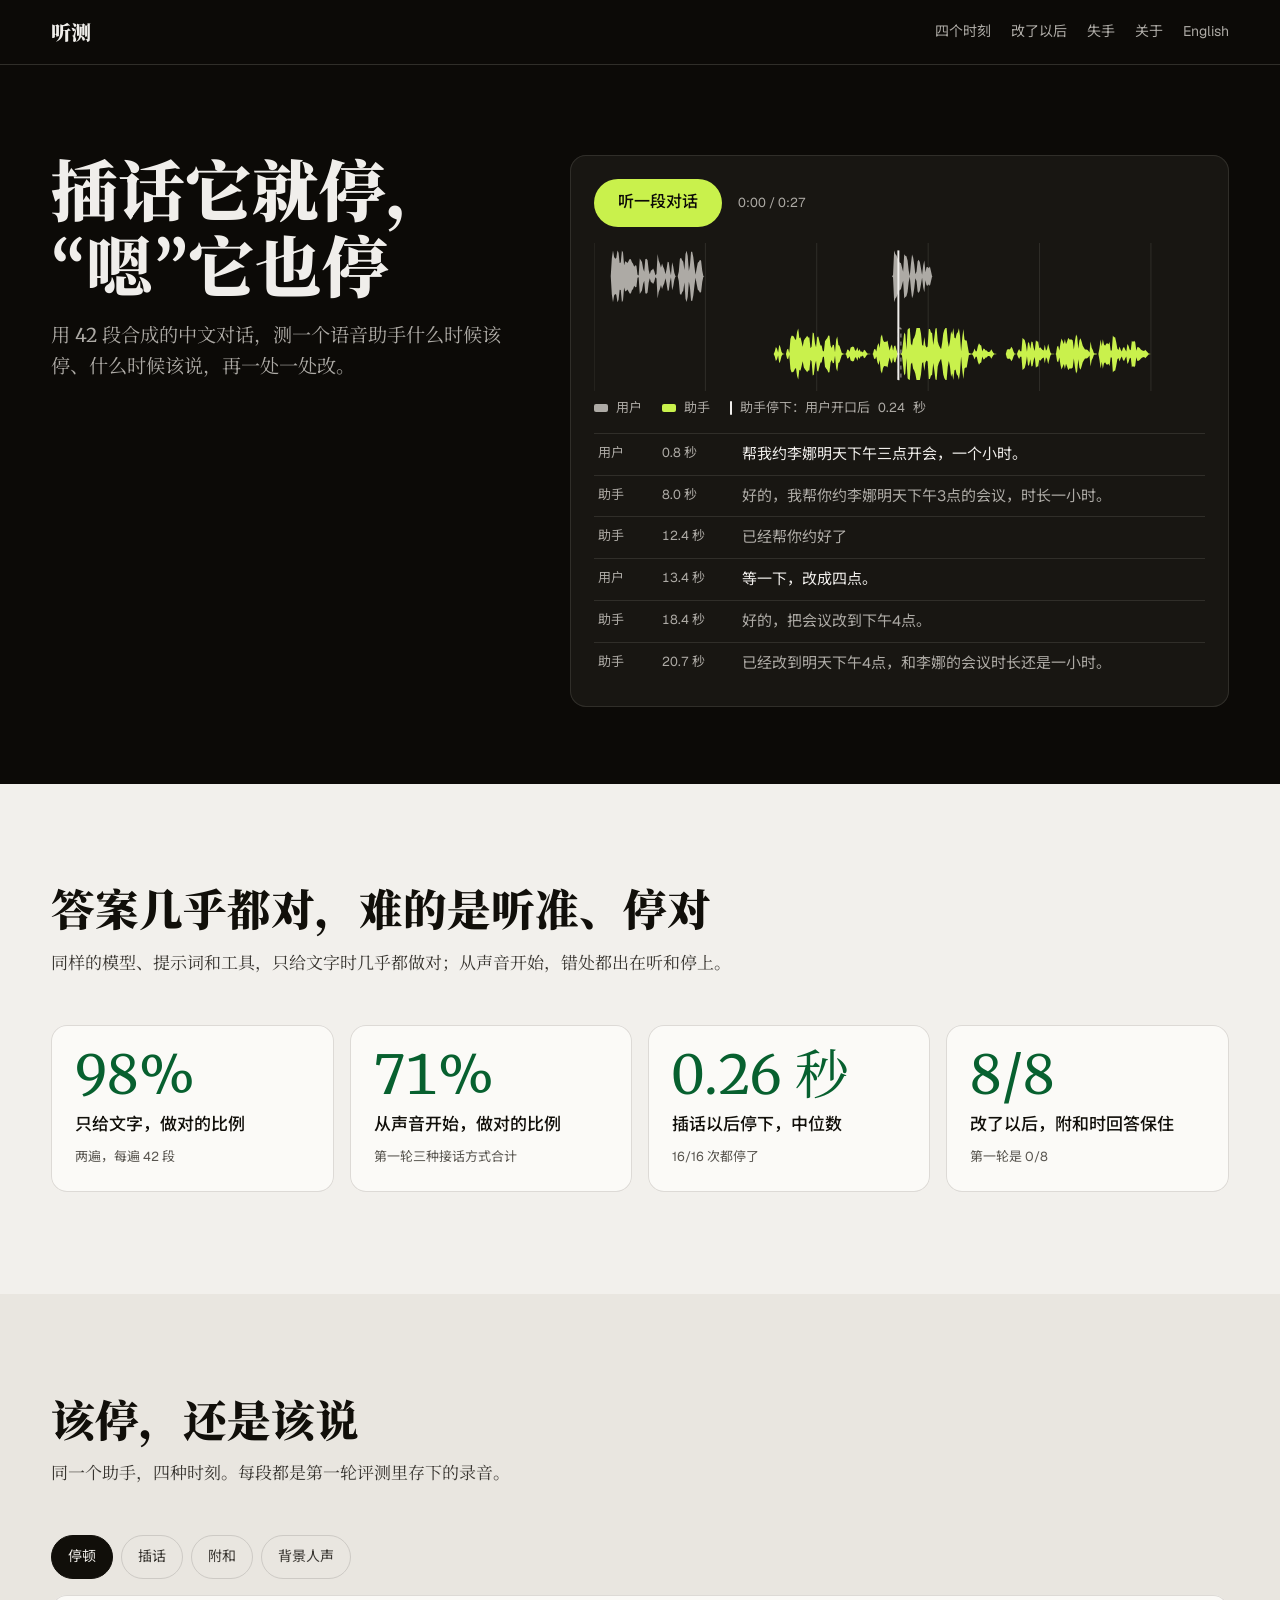
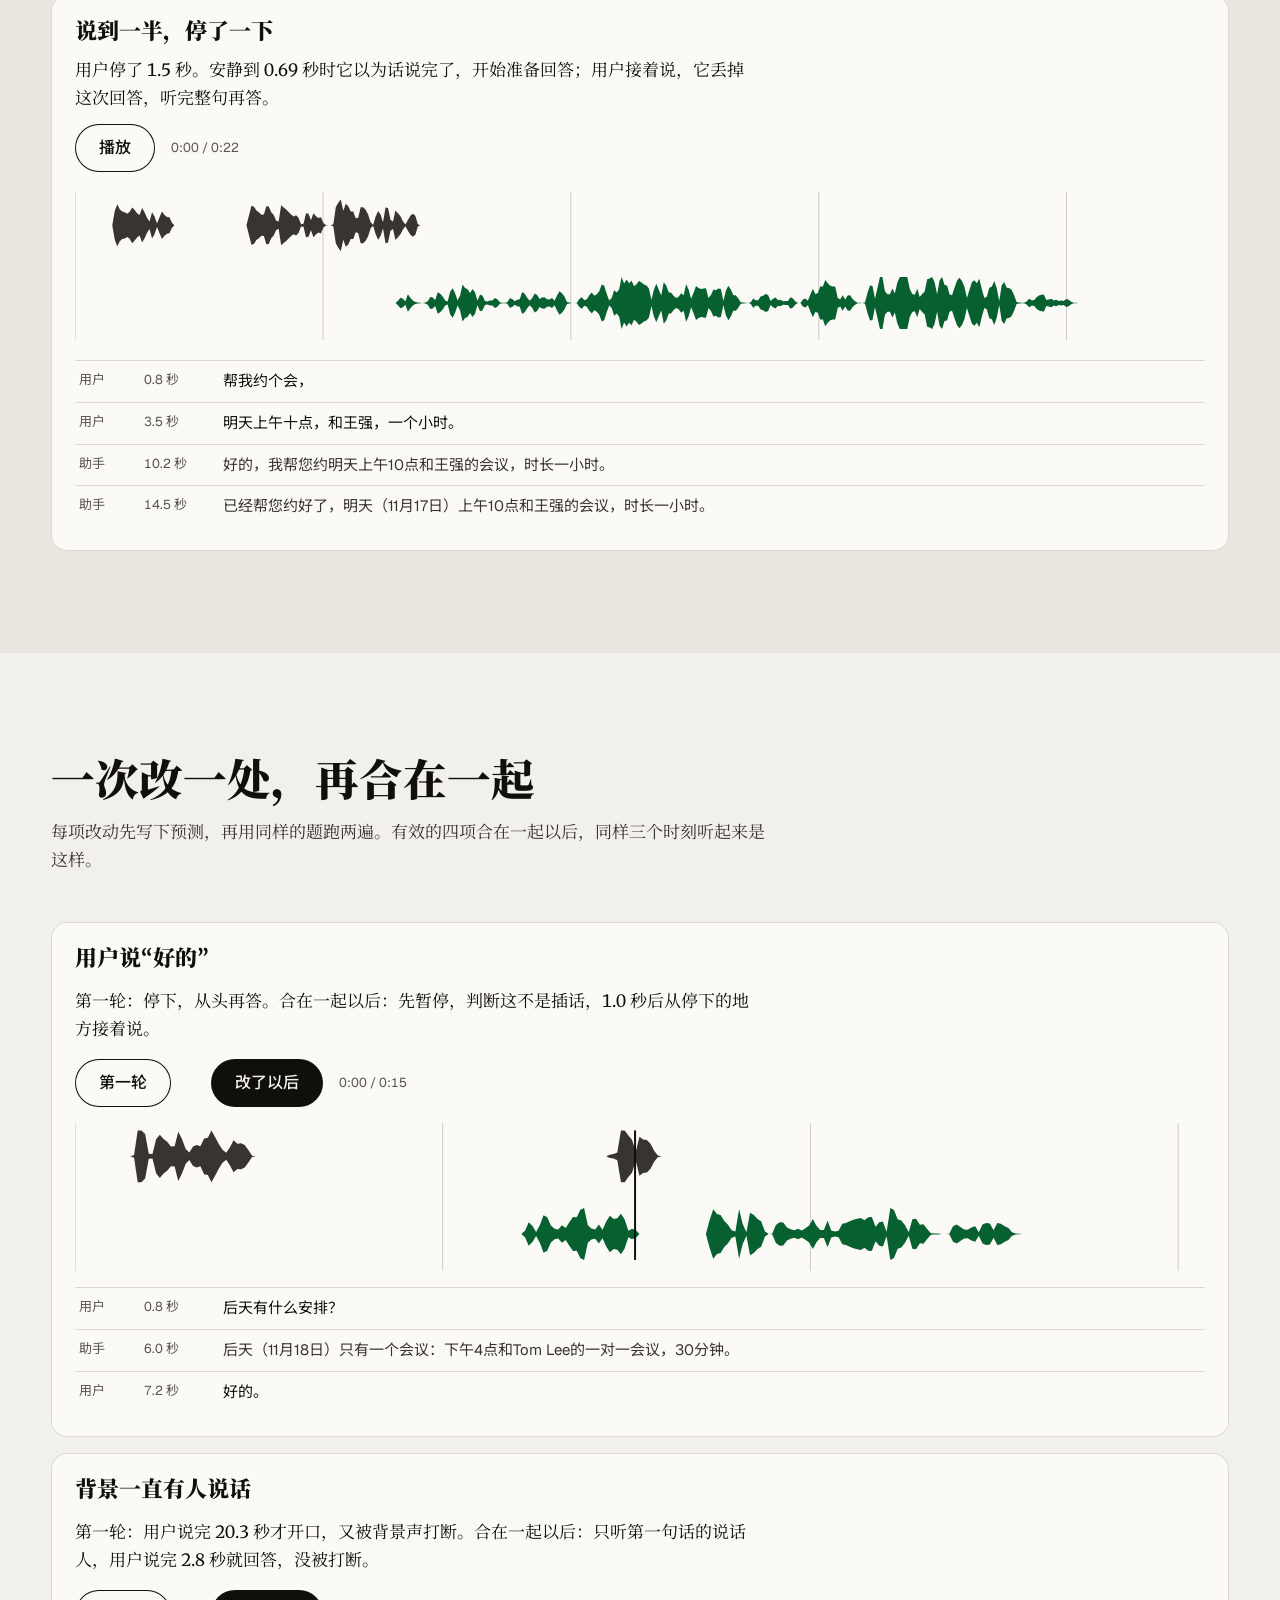
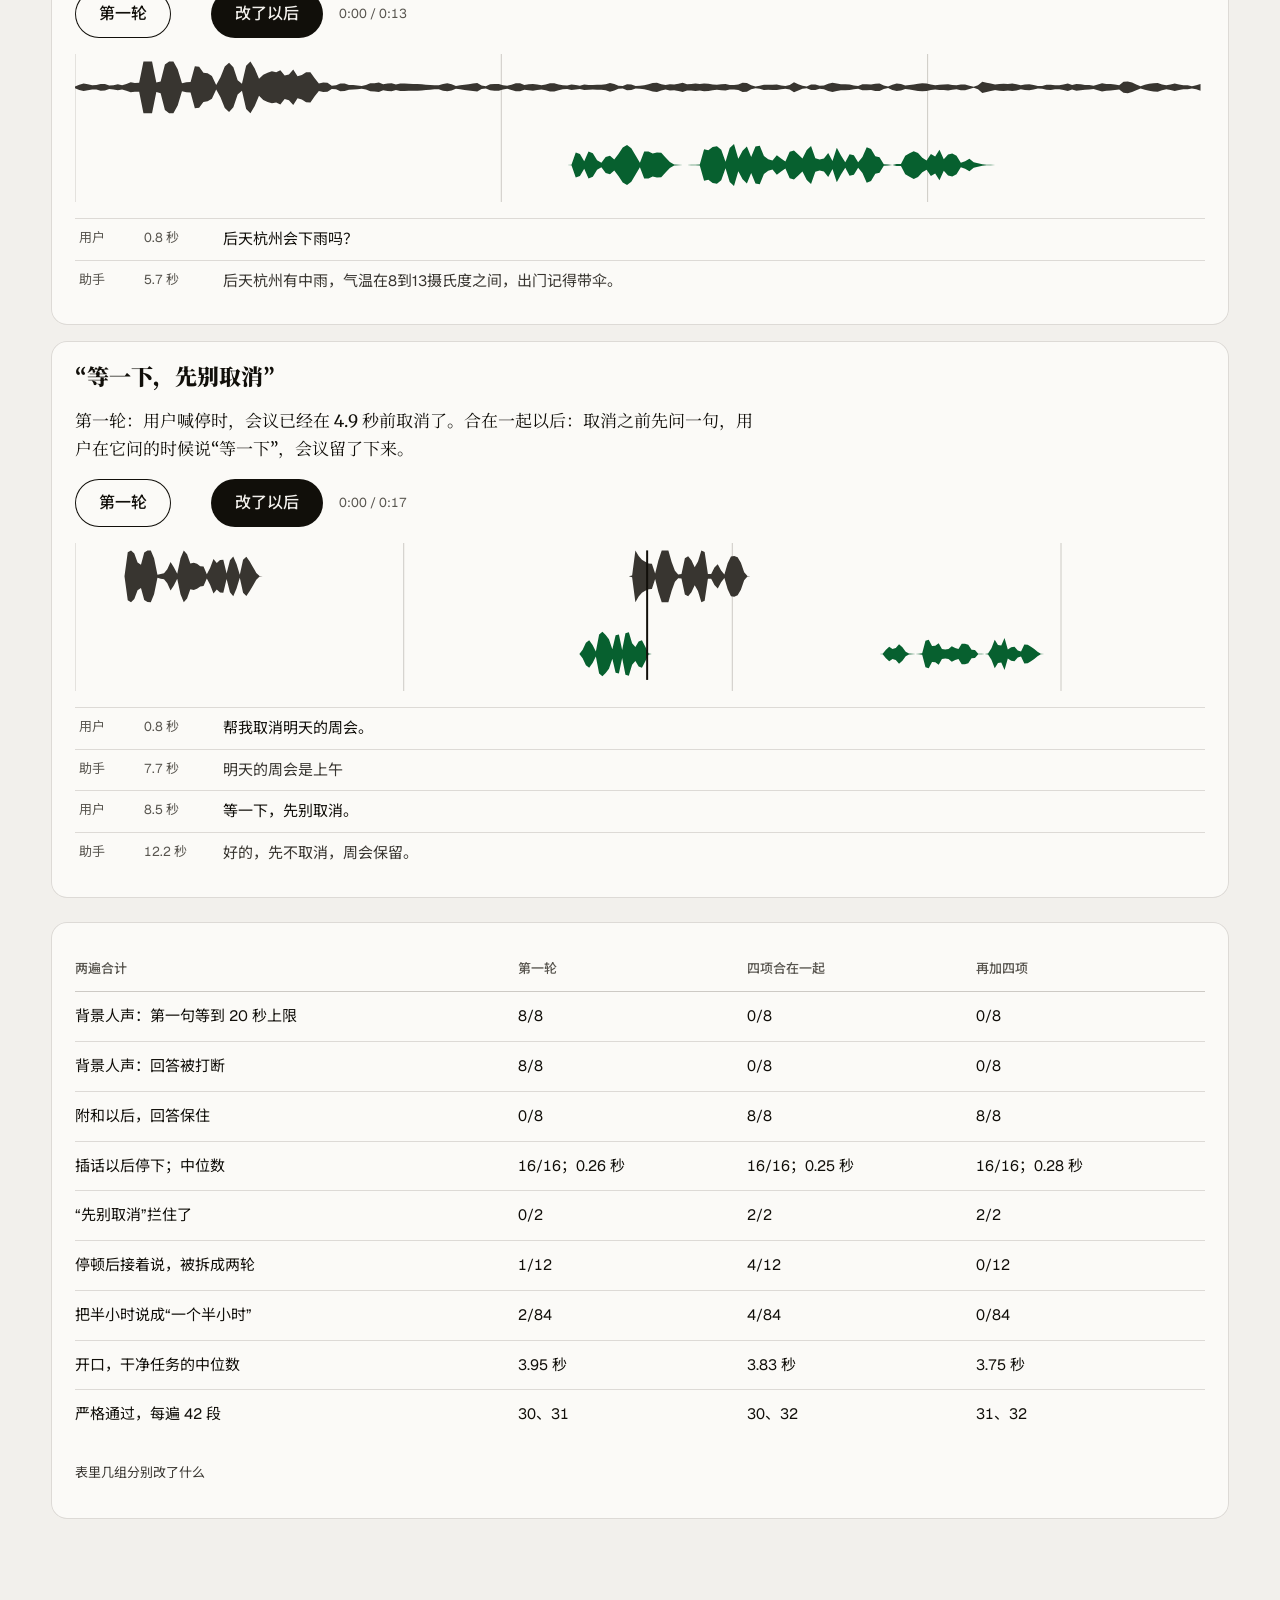
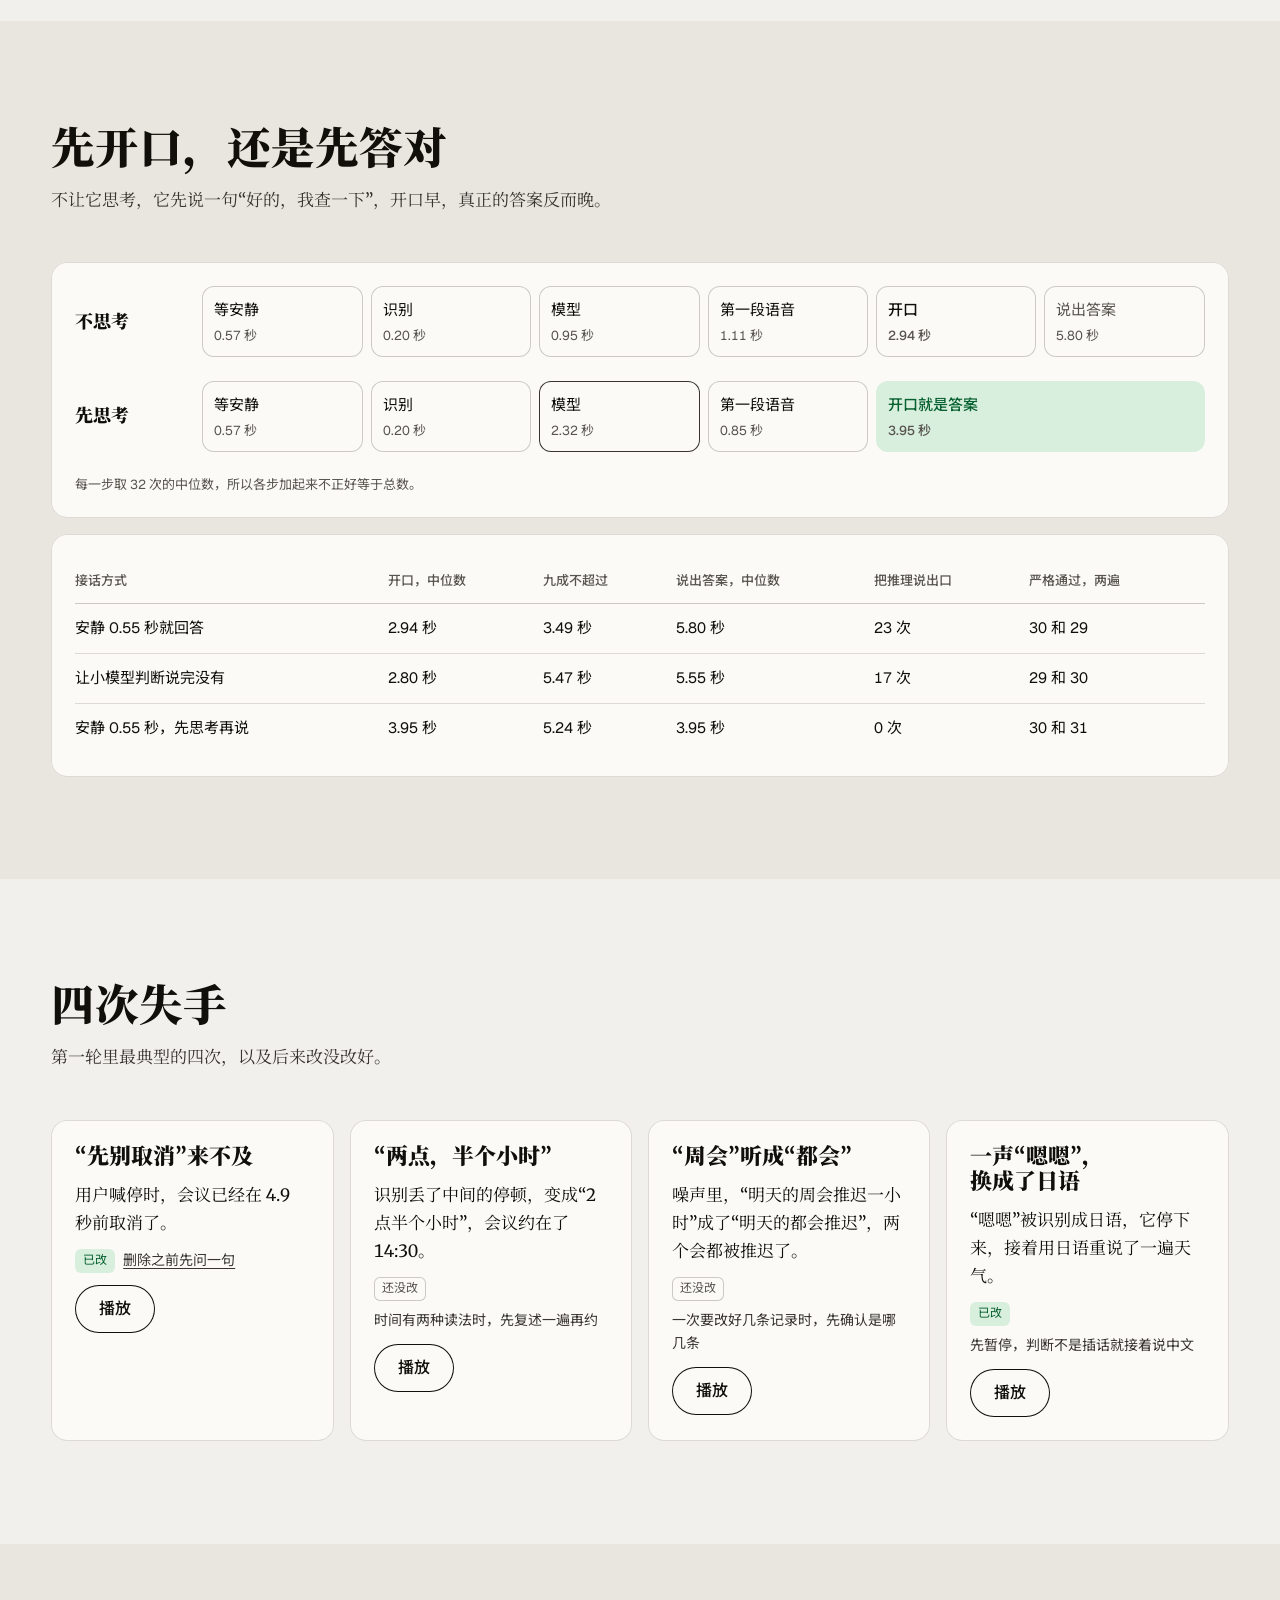
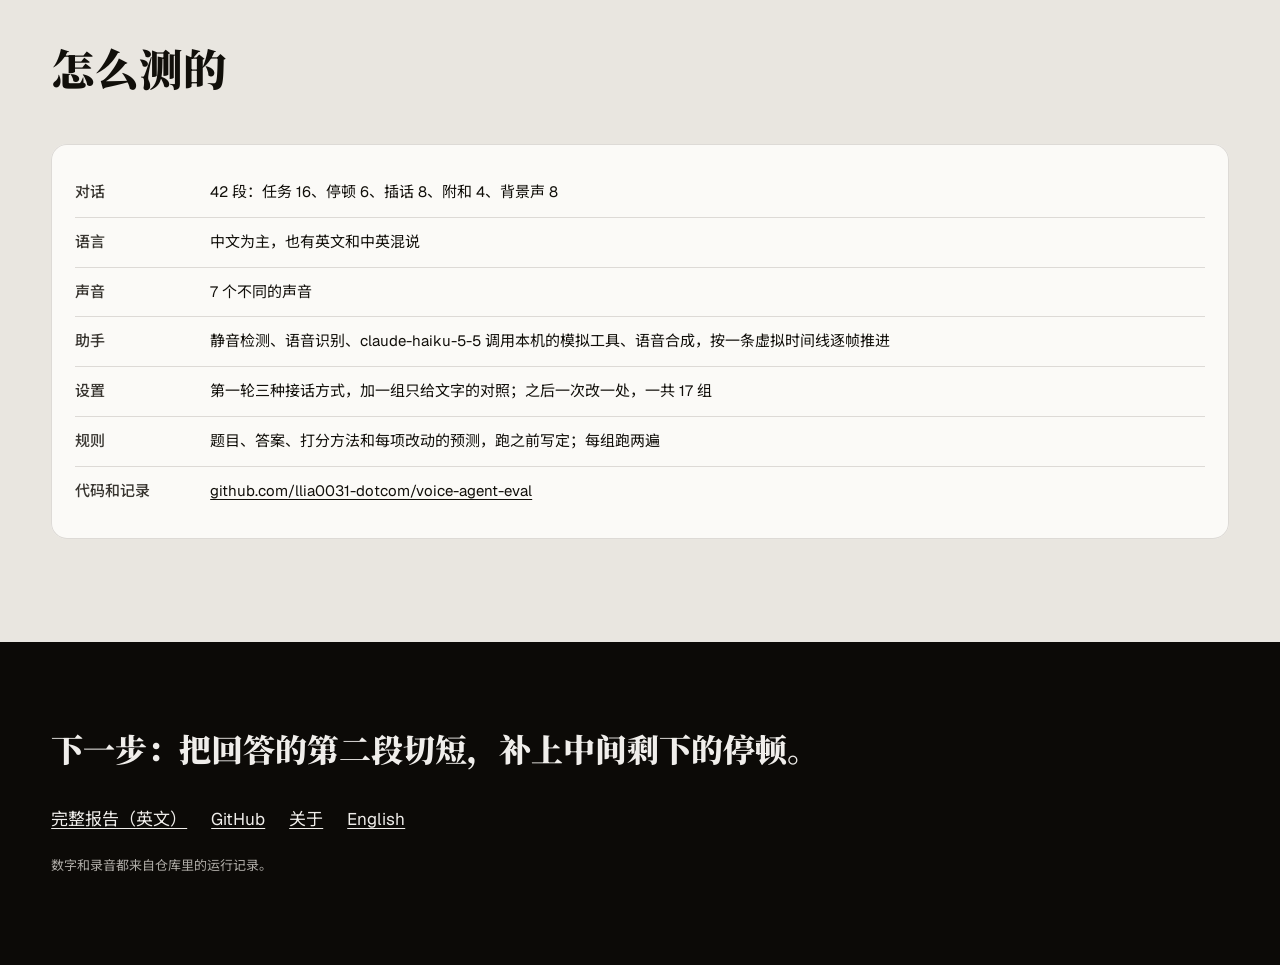
<file: index.html>
<!doctype html>
<html lang="zh-CN">
<head>
<meta charset="utf-8">
<meta name="viewport" content="width=device-width, initial-scale=1">
<title>听测：语音助手什么时候该停</title>
<meta name="description" content="用 42 段合成的中文对话，测一个语音助手在停顿、插话、附和和背景人声里什么时候该停、什么时候该说，再一处一处改。">
<meta property="og:title" content="听测：语音助手什么时候该停">
<meta property="og:description" content="插话它就停，“嗯”它也停。录音、时间线、改动前后的对比和失手记录。">
<meta property="og:image" content="og.png">
<meta name="theme-color" content="#232220">
<link rel="icon" href="favicon.svg" type="image/svg+xml">
<link rel="alternate" hreflang="en" href="en.html">
<link rel="stylesheet" href="fonts/fonts.css">
<link rel="stylesheet" href="tokens.css">
<link rel="stylesheet" href="kit.css">
<link rel="stylesheet" href="page.css">
</head>
<body data-pause="暂停" data-load-error="录音没有加载出来，刷新页面再试">
<a class="skip" href="#main">跳到正文</a>

<header class="mast k-night">
  <div class="k-wrap mast__in">
    <a class="wordmark" href="./" aria-current="page">听测</a>
    <nav aria-label="页面导航">
      <ul class="nav">
        <li><a href="#moments">四个时刻</a></li>
        <li><a href="#changes">改了以后</a></li>
        <li><a href="#misses">失手</a></li>
        <li><a href="about.html">关于</a></li>
        <li><a href="en.html" lang="en" hreflang="en">English</a></li>
      </ul>
    </nav>
  </div>
</header>

<main id="main">

<section class="hero k-night" aria-labelledby="hero-title">
  <div class="k-wrap hero__in">
    <div class="k-head hero__head">
      <h1 id="hero-title" data-k-title>插话它就停，“嗯”它也停</h1>
      <p data-k-rise style="--i:2">用 42 段合成的中文对话，测一个语音助手什么时候该停、什么时候该说，再一处一处改。</p>
    </div>
    <div class="hero__clip" data-player="hero" data-k-rise style="--i:3">
      <div class="player">
        <button class="k-btn" type="button" data-play aria-describedby="hero-time">听一段对话</button>
        <p class="k-label readout" id="hero-time"><span data-time>0:00</span> / 0:27</p>
        <audio src="audio/hero.mp3" preload="none" controls></audio>
      </div>
      <figure class="clip" data-clip="hero">
        <svg class="timeline" viewBox="0 0 1000 160" role="img" aria-label="I01 的对话时间线：上面一条是用户，下面一条是助手" preserveAspectRatio="none"><line class="tick" x1="0.0" x2="0.0" y1="0" y2="160"/><line class="tick" x1="182.3" x2="182.3" y1="0" y2="160"/><line class="tick" x1="364.6" x2="364.6" y1="0" y2="160"/><line class="tick" x1="547.0" x2="547.0" y1="0" y2="160"/><line class="tick" x1="729.3" x2="729.3" y1="0" y2="160"/><line class="tick" x1="911.6" x2="911.6" y1="0" y2="160"/><path class="env env-user" d="M0.0,36.0 L0.0,36.0 1.8,36.0 3.7,36.0 5.5,36.0 7.3,36.0 9.1,36.0 11.0,36.0 12.8,36.0 14.6,36.0 16.4,36.0 18.3,36.0 20.1,36.0 21.9,36.0 23.7,36.0 25.6,36.0 27.4,36.0 29.2,16.4 31.1,8.0 32.9,15.2 34.7,16.9 36.5,16.1 38.4,8.0 40.2,10.6 42.0,21.5 43.8,21.2 45.7,8.0 47.5,10.2 49.3,24.0 51.1,19.6 53.0,20.5 54.8,21.7 56.6,19.5 58.4,17.3 60.3,17.5 62.1,20.8 63.9,22.4 65.8,25.7 67.6,24.1 69.4,24.5 71.2,34.3 73.1,35.0 74.9,16.8 76.7,18.7 78.5,20.6 80.4,27.6 82.2,31.1 84.0,17.6 85.8,17.1 87.7,18.6 89.5,29.1 91.3,33.9 93.2,29.6 95.0,29.2 96.8,27.7 98.6,30.2 100.5,34.9 102.3,33.5 104.1,11.9 105.9,18.9 107.8,22.1 109.6,26.7 111.4,22.2 113.2,25.8 115.1,28.5 116.9,33.8 118.7,28.6 120.6,20.3 122.4,20.7 124.2,29.5 126.0,34.9 127.9,20.9 129.7,25.3 131.5,32.4 133.3,35.8 135.2,36.0 137.0,36.0 138.8,30.9 140.6,17.1 142.5,15.9 144.3,18.7 146.1,20.4 148.0,29.3 149.8,11.8 151.6,8.3 153.4,14.0 155.3,30.2 157.1,23.7 158.9,9.5 160.7,9.4 162.6,15.5 164.4,25.7 166.2,34.3 168.0,27.7 169.9,21.4 171.7,20.3 173.5,18.1 175.3,19.1 177.2,29.9 179.0,35.6 180.8,36.0 182.7,36.0 184.5,36.0 186.3,36.0 188.1,36.0 190.0,36.0 191.8,36.0 193.6,36.0 195.4,36.0 197.3,36.0 199.1,36.0 200.9,36.0 202.7,36.0 204.6,36.0 206.4,36.0 208.2,36.0 210.1,36.0 211.9,36.0 213.7,36.0 215.5,36.0 217.4,36.0 219.2,36.0 221.0,36.0 222.8,36.0 224.7,36.0 226.5,36.0 228.3,36.0 230.1,36.0 232.0,36.0 233.8,36.0 235.6,36.0 237.5,36.0 239.3,36.0 241.1,36.0 242.9,36.0 244.8,36.0 246.6,36.0 248.4,36.0 250.2,36.0 252.1,36.0 253.9,36.0 255.7,36.0 257.5,36.0 259.4,36.0 261.2,36.0 263.0,36.0 264.9,36.0 266.7,36.0 268.5,36.0 270.3,36.0 272.2,36.0 274.0,36.0 275.8,36.0 277.6,36.0 279.5,36.0 281.3,36.0 283.1,36.0 284.9,36.0 286.8,36.0 288.6,36.0 290.4,36.0 292.2,36.0 294.1,36.0 295.9,36.0 297.7,36.0 299.6,36.0 301.4,36.0 303.2,36.0 305.0,36.0 306.9,36.0 308.7,36.0 310.5,36.0 312.3,36.0 314.2,36.0 316.0,36.0 317.8,36.0 319.6,36.0 321.5,36.0 323.3,36.0 325.1,36.0 327.0,36.0 328.8,36.0 330.6,36.0 332.4,36.0 334.3,36.0 336.1,36.0 337.9,36.0 339.7,36.0 341.6,36.0 343.4,36.0 345.2,36.0 347.0,36.0 348.9,36.0 350.7,36.0 352.5,36.0 354.4,36.0 356.2,36.0 358.0,36.0 359.8,36.0 361.7,36.0 363.5,36.0 365.3,36.0 367.1,36.0 369.0,36.0 370.8,36.0 372.6,36.0 374.4,36.0 376.3,36.0 378.1,36.0 379.9,36.0 381.7,36.0 383.6,36.0 385.4,36.0 387.2,36.0 389.1,36.0 390.9,36.0 392.7,36.0 394.5,36.0 396.4,36.0 398.2,36.0 400.0,36.0 401.8,36.0 403.7,36.0 405.5,36.0 407.3,36.0 409.1,36.0 411.0,36.0 412.8,36.0 414.6,36.0 416.5,36.0 418.3,36.0 420.1,36.0 421.9,36.0 423.8,36.0 425.6,36.0 427.4,36.0 429.2,36.0 431.1,36.0 432.9,36.0 434.7,36.0 436.5,36.0 438.4,36.0 440.2,36.0 442.0,36.0 443.9,36.0 445.7,36.0 447.5,36.0 449.3,36.0 451.2,36.0 453.0,36.0 454.8,36.0 456.6,36.0 458.5,36.0 460.3,36.0 462.1,36.0 463.9,36.0 465.8,36.0 467.6,36.0 469.4,36.0 471.3,36.0 473.1,36.0 474.9,36.0 476.7,36.0 478.6,36.0 480.4,36.0 482.2,36.0 484.0,36.0 485.9,36.0 487.7,36.0 489.5,34.7 491.3,8.0 493.2,11.9 495.0,13.3 496.8,16.1 498.6,19.0 500.5,21.4 502.3,21.6 504.1,26.3 506.0,31.2 507.8,12.1 509.6,13.7 511.4,14.3 513.3,19.0 515.1,29.7 516.9,35.6 518.7,22.9 520.6,12.3 522.4,15.6 524.2,23.2 526.0,33.9 527.9,30.8 529.7,19.6 531.5,18.0 533.4,20.7 535.2,27.3 537.0,34.4 538.8,24.2 540.7,18.8 542.5,31.6 544.3,26.3 546.1,25.9 548.0,27.4 549.8,25.4 551.6,30.6 553.4,35.9 555.3,36.0 557.1,36.0 558.9,36.0 560.8,36.0 562.6,36.0 564.4,36.0 566.2,36.0 568.1,36.0 569.9,36.0 571.7,36.0 573.5,36.0 575.4,36.0 577.2,36.0 579.0,36.0 580.8,36.0 582.7,36.0 584.5,36.0 586.3,36.0 588.2,36.0 590.0,36.0 591.8,36.0 593.6,36.0 595.5,36.0 597.3,36.0 599.1,36.0 600.9,36.0 602.8,36.0 604.6,36.0 606.4,36.0 608.2,36.0 610.1,36.0 611.9,36.0 613.7,36.0 615.5,36.0 617.4,36.0 619.2,36.0 621.0,36.0 622.9,36.0 624.7,36.0 626.5,36.0 628.3,36.0 630.2,36.0 632.0,36.0 633.8,36.0 635.6,36.0 637.5,36.0 639.3,36.0 641.1,36.0 642.9,36.0 644.8,36.0 646.6,36.0 648.4,36.0 650.3,36.0 652.1,36.0 653.9,36.0 655.7,36.0 657.6,36.0 659.4,36.0 661.2,36.0 663.0,36.0 664.9,36.0 666.7,36.0 668.5,36.0 670.3,36.0 672.2,36.0 674.0,36.0 675.8,36.0 677.7,36.0 679.5,36.0 681.3,36.0 683.1,36.0 685.0,36.0 686.8,36.0 688.6,36.0 690.4,36.0 692.3,36.0 694.1,36.0 695.9,36.0 697.7,36.0 699.6,36.0 701.4,36.0 703.2,36.0 705.0,36.0 706.9,36.0 708.7,36.0 710.5,36.0 712.4,36.0 714.2,36.0 716.0,36.0 717.8,36.0 719.7,36.0 721.5,36.0 723.3,36.0 725.1,36.0 727.0,36.0 728.8,36.0 730.6,36.0 732.4,36.0 734.3,36.0 736.1,36.0 737.9,36.0 739.8,36.0 741.6,36.0 743.4,36.0 745.2,36.0 747.1,36.0 748.9,36.0 750.7,36.0 752.5,36.0 754.4,36.0 756.2,36.0 758.0,36.0 759.8,36.0 761.7,36.0 763.5,36.0 765.3,36.0 767.2,36.0 769.0,36.0 770.8,36.0 772.6,36.0 774.5,36.0 776.3,36.0 778.1,36.0 779.9,36.0 781.8,36.0 783.6,36.0 785.4,36.0 787.2,36.0 789.1,36.0 790.9,36.0 792.7,36.0 794.6,36.0 796.4,36.0 798.2,36.0 800.0,36.0 801.9,36.0 803.7,36.0 805.5,36.0 807.3,36.0 809.2,36.0 811.0,36.0 812.8,36.0 814.6,36.0 816.5,36.0 818.3,36.0 820.1,36.0 821.9,36.0 823.8,36.0 825.6,36.0 827.4,36.0 829.3,36.0 831.1,36.0 832.9,36.0 834.7,36.0 836.6,36.0 838.4,36.0 840.2,36.0 842.0,36.0 843.9,36.0 845.7,36.0 847.5,36.0 849.3,36.0 851.2,36.0 853.0,36.0 854.8,36.0 856.7,36.0 858.5,36.0 860.3,36.0 862.1,36.0 864.0,36.0 865.8,36.0 867.6,36.0 869.4,36.0 871.3,36.0 873.1,36.0 874.9,36.0 876.7,36.0 878.6,36.0 880.4,36.0 882.2,36.0 884.1,36.0 885.9,36.0 887.7,36.0 889.5,36.0 891.4,36.0 893.2,36.0 895.0,36.0 896.8,36.0 898.7,36.0 900.5,36.0 902.3,36.0 904.1,36.0 906.0,36.0 907.8,36.0 909.6,36.0 911.5,36.0 913.3,36.0 915.1,36.0 916.9,36.0 918.8,36.0 920.6,36.0 922.4,36.0 924.2,36.0 926.1,36.0 927.9,36.0 929.7,36.0 931.5,36.0 933.4,36.0 935.2,36.0 937.0,36.0 938.8,36.0 940.7,36.0 942.5,36.0 944.3,36.0 946.2,36.0 948.0,36.0 949.8,36.0 951.6,36.0 953.5,36.0 955.3,36.0 957.1,36.0 958.9,36.0 960.8,36.0 962.6,36.0 964.4,36.0 966.2,36.0 968.1,36.0 969.9,36.0 971.7,36.0 973.6,36.0 975.4,36.0 977.2,36.0 979.0,36.0 980.9,36.0 982.7,36.0 984.5,36.0 986.3,36.0 988.2,36.0 990.0,36.0 991.8,36.0 993.6,36.0 995.5,36.0 997.3,36.0 999.1,36.0 L999.1,36.0 997.3,36.0 995.5,36.0 993.6,36.0 991.8,36.0 990.0,36.0 988.2,36.0 986.3,36.0 984.5,36.0 982.7,36.0 980.9,36.0 979.0,36.0 977.2,36.0 975.4,36.0 973.6,36.0 971.7,36.0 969.9,36.0 968.1,36.0 966.2,36.0 964.4,36.0 962.6,36.0 960.8,36.0 958.9,36.0 957.1,36.0 955.3,36.0 953.5,36.0 951.6,36.0 949.8,36.0 948.0,36.0 946.2,36.0 944.3,36.0 942.5,36.0 940.7,36.0 938.8,36.0 937.0,36.0 935.2,36.0 933.4,36.0 931.5,36.0 929.7,36.0 927.9,36.0 926.1,36.0 924.2,36.0 922.4,36.0 920.6,36.0 918.8,36.0 916.9,36.0 915.1,36.0 913.3,36.0 911.5,36.0 909.6,36.0 907.8,36.0 906.0,36.0 904.1,36.0 902.3,36.0 900.5,36.0 898.7,36.0 896.8,36.0 895.0,36.0 893.2,36.0 891.4,36.0 889.5,36.0 887.7,36.0 885.9,36.0 884.1,36.0 882.2,36.0 880.4,36.0 878.6,36.0 876.7,36.0 874.9,36.0 873.1,36.0 871.3,36.0 869.4,36.0 867.6,36.0 865.8,36.0 864.0,36.0 862.1,36.0 860.3,36.0 858.5,36.0 856.7,36.0 854.8,36.0 853.0,36.0 851.2,36.0 849.3,36.0 847.5,36.0 845.7,36.0 843.9,36.0 842.0,36.0 840.2,36.0 838.4,36.0 836.6,36.0 834.7,36.0 832.9,36.0 831.1,36.0 829.3,36.0 827.4,36.0 825.6,36.0 823.8,36.0 821.9,36.0 820.1,36.0 818.3,36.0 816.5,36.0 814.6,36.0 812.8,36.0 811.0,36.0 809.2,36.0 807.3,36.0 805.5,36.0 803.7,36.0 801.9,36.0 800.0,36.0 798.2,36.0 796.4,36.0 794.6,36.0 792.7,36.0 790.9,36.0 789.1,36.0 787.2,36.0 785.4,36.0 783.6,36.0 781.8,36.0 779.9,36.0 778.1,36.0 776.3,36.0 774.5,36.0 772.6,36.0 770.8,36.0 769.0,36.0 767.2,36.0 765.3,36.0 763.5,36.0 761.7,36.0 759.8,36.0 758.0,36.0 756.2,36.0 754.4,36.0 752.5,36.0 750.7,36.0 748.9,36.0 747.1,36.0 745.2,36.0 743.4,36.0 741.6,36.0 739.8,36.0 737.9,36.0 736.1,36.0 734.3,36.0 732.4,36.0 730.6,36.0 728.8,36.0 727.0,36.0 725.1,36.0 723.3,36.0 721.5,36.0 719.7,36.0 717.8,36.0 716.0,36.0 714.2,36.0 712.4,36.0 710.5,36.0 708.7,36.0 706.9,36.0 705.0,36.0 703.2,36.0 701.4,36.0 699.6,36.0 697.7,36.0 695.9,36.0 694.1,36.0 692.3,36.0 690.4,36.0 688.6,36.0 686.8,36.0 685.0,36.0 683.1,36.0 681.3,36.0 679.5,36.0 677.7,36.0 675.8,36.0 674.0,36.0 672.2,36.0 670.3,36.0 668.5,36.0 666.7,36.0 664.9,36.0 663.0,36.0 661.2,36.0 659.4,36.0 657.6,36.0 655.7,36.0 653.9,36.0 652.1,36.0 650.3,36.0 648.4,36.0 646.6,36.0 644.8,36.0 642.9,36.0 641.1,36.0 639.3,36.0 637.5,36.0 635.6,36.0 633.8,36.0 632.0,36.0 630.2,36.0 628.3,36.0 626.5,36.0 624.7,36.0 622.9,36.0 621.0,36.0 619.2,36.0 617.4,36.0 615.5,36.0 613.7,36.0 611.9,36.0 610.1,36.0 608.2,36.0 606.4,36.0 604.6,36.0 602.8,36.0 600.9,36.0 599.1,36.0 597.3,36.0 595.5,36.0 593.6,36.0 591.8,36.0 590.0,36.0 588.2,36.0 586.3,36.0 584.5,36.0 582.7,36.0 580.8,36.0 579.0,36.0 577.2,36.0 575.4,36.0 573.5,36.0 571.7,36.0 569.9,36.0 568.1,36.0 566.2,36.0 564.4,36.0 562.6,36.0 560.8,36.0 558.9,36.0 557.1,36.0 555.3,36.0 553.4,36.1 551.6,41.4 549.8,46.6 548.0,44.6 546.1,46.1 544.3,45.7 542.5,40.4 540.7,53.2 538.8,47.8 537.0,37.6 535.2,44.7 533.4,51.3 531.5,54.0 529.7,52.4 527.9,41.2 526.0,38.1 524.2,48.8 522.4,56.4 520.6,59.7 518.7,49.1 516.9,36.4 515.1,42.3 513.3,53.0 511.4,57.7 509.6,58.3 507.8,59.9 506.0,40.8 504.1,45.7 502.3,50.4 500.5,50.6 498.6,53.0 496.8,55.9 495.0,58.7 493.2,60.1 491.3,64.0 489.5,37.3 487.7,36.0 485.9,36.0 484.0,36.0 482.2,36.0 480.4,36.0 478.6,36.0 476.7,36.0 474.9,36.0 473.1,36.0 471.3,36.0 469.4,36.0 467.6,36.0 465.8,36.0 463.9,36.0 462.1,36.0 460.3,36.0 458.5,36.0 456.6,36.0 454.8,36.0 453.0,36.0 451.2,36.0 449.3,36.0 447.5,36.0 445.7,36.0 443.9,36.0 442.0,36.0 440.2,36.0 438.4,36.0 436.5,36.0 434.7,36.0 432.9,36.0 431.1,36.0 429.2,36.0 427.4,36.0 425.6,36.0 423.8,36.0 421.9,36.0 420.1,36.0 418.3,36.0 416.5,36.0 414.6,36.0 412.8,36.0 411.0,36.0 409.1,36.0 407.3,36.0 405.5,36.0 403.7,36.0 401.8,36.0 400.0,36.0 398.2,36.0 396.4,36.0 394.5,36.0 392.7,36.0 390.9,36.0 389.1,36.0 387.2,36.0 385.4,36.0 383.6,36.0 381.7,36.0 379.9,36.0 378.1,36.0 376.3,36.0 374.4,36.0 372.6,36.0 370.8,36.0 369.0,36.0 367.1,36.0 365.3,36.0 363.5,36.0 361.7,36.0 359.8,36.0 358.0,36.0 356.2,36.0 354.4,36.0 352.5,36.0 350.7,36.0 348.9,36.0 347.0,36.0 345.2,36.0 343.4,36.0 341.6,36.0 339.7,36.0 337.9,36.0 336.1,36.0 334.3,36.0 332.4,36.0 330.6,36.0 328.8,36.0 327.0,36.0 325.1,36.0 323.3,36.0 321.5,36.0 319.6,36.0 317.8,36.0 316.0,36.0 314.2,36.0 312.3,36.0 310.5,36.0 308.7,36.0 306.9,36.0 305.0,36.0 303.2,36.0 301.4,36.0 299.6,36.0 297.7,36.0 295.9,36.0 294.1,36.0 292.2,36.0 290.4,36.0 288.6,36.0 286.8,36.0 284.9,36.0 283.1,36.0 281.3,36.0 279.5,36.0 277.6,36.0 275.8,36.0 274.0,36.0 272.2,36.0 270.3,36.0 268.5,36.0 266.7,36.0 264.9,36.0 263.0,36.0 261.2,36.0 259.4,36.0 257.5,36.0 255.7,36.0 253.9,36.0 252.1,36.0 250.2,36.0 248.4,36.0 246.6,36.0 244.8,36.0 242.9,36.0 241.1,36.0 239.3,36.0 237.5,36.0 235.6,36.0 233.8,36.0 232.0,36.0 230.1,36.0 228.3,36.0 226.5,36.0 224.7,36.0 222.8,36.0 221.0,36.0 219.2,36.0 217.4,36.0 215.5,36.0 213.7,36.0 211.9,36.0 210.1,36.0 208.2,36.0 206.4,36.0 204.6,36.0 202.7,36.0 200.9,36.0 199.1,36.0 197.3,36.0 195.4,36.0 193.6,36.0 191.8,36.0 190.0,36.0 188.1,36.0 186.3,36.0 184.5,36.0 182.7,36.0 180.8,36.0 179.0,36.4 177.2,42.1 175.3,52.9 173.5,53.9 171.7,51.7 169.9,50.6 168.0,44.3 166.2,37.7 164.4,46.3 162.6,56.5 160.7,62.6 158.9,62.5 157.1,48.3 155.3,41.8 153.4,58.0 151.6,63.7 149.8,60.2 148.0,42.7 146.1,51.6 144.3,53.3 142.5,56.1 140.6,54.9 138.8,41.1 137.0,36.0 135.2,36.0 133.3,36.2 131.5,39.6 129.7,46.7 127.9,51.1 126.0,37.1 124.2,42.5 122.4,51.3 120.6,51.7 118.7,43.4 116.9,38.2 115.1,43.5 113.2,46.2 111.4,49.8 109.6,45.3 107.8,49.9 105.9,53.1 104.1,60.1 102.3,38.5 100.5,37.1 98.6,41.8 96.8,44.3 95.0,42.8 93.2,42.4 91.3,38.1 89.5,42.9 87.7,53.4 85.8,54.9 84.0,54.4 82.2,40.9 80.4,44.4 78.5,51.4 76.7,53.3 74.9,55.2 73.1,37.0 71.2,37.7 69.4,47.5 67.6,47.9 65.8,46.3 63.9,49.6 62.1,51.2 60.3,54.5 58.4,54.7 56.6,52.5 54.8,50.3 53.0,51.5 51.1,52.4 49.3,48.0 47.5,61.8 45.7,64.0 43.8,50.8 42.0,50.5 40.2,61.4 38.4,64.0 36.5,55.9 34.7,55.1 32.9,56.8 31.1,64.0 29.2,55.6 27.4,36.0 25.6,36.0 23.7,36.0 21.9,36.0 20.1,36.0 18.3,36.0 16.4,36.0 14.6,36.0 12.8,36.0 11.0,36.0 9.1,36.0 7.3,36.0 5.5,36.0 3.7,36.0 1.8,36.0 0.0,36.0 Z"/><path class="env env-agent" d="M0.0,120.0 L0.0,120.0 1.8,120.0 3.7,120.0 5.5,120.0 7.3,120.0 9.1,120.0 11.0,120.0 12.8,120.0 14.6,120.0 16.4,120.0 18.3,120.0 20.1,120.0 21.9,120.0 23.7,120.0 25.6,120.0 27.4,120.0 29.2,120.0 31.1,120.0 32.9,120.0 34.7,120.0 36.5,120.0 38.4,120.0 40.2,120.0 42.0,120.0 43.8,120.0 45.7,120.0 47.5,120.0 49.3,120.0 51.1,120.0 53.0,120.0 54.8,120.0 56.6,120.0 58.4,120.0 60.3,120.0 62.1,120.0 63.9,120.0 65.8,120.0 67.6,120.0 69.4,120.0 71.2,120.0 73.1,120.0 74.9,120.0 76.7,120.0 78.5,120.0 80.4,120.0 82.2,120.0 84.0,120.0 85.8,120.0 87.7,120.0 89.5,120.0 91.3,120.0 93.2,120.0 95.0,120.0 96.8,120.0 98.6,120.0 100.5,120.0 102.3,120.0 104.1,120.0 105.9,120.0 107.8,120.0 109.6,120.0 111.4,120.0 113.2,120.0 115.1,120.0 116.9,120.0 118.7,120.0 120.6,120.0 122.4,120.0 124.2,120.0 126.0,120.0 127.9,120.0 129.7,120.0 131.5,120.0 133.3,120.0 135.2,120.0 137.0,120.0 138.8,120.0 140.6,120.0 142.5,120.0 144.3,120.0 146.1,120.0 148.0,120.0 149.8,120.0 151.6,120.0 153.4,120.0 155.3,120.0 157.1,120.0 158.9,120.0 160.7,120.0 162.6,120.0 164.4,120.0 166.2,120.0 168.0,120.0 169.9,120.0 171.7,120.0 173.5,120.0 175.3,120.0 177.2,120.0 179.0,120.0 180.8,120.0 182.7,120.0 184.5,120.0 186.3,120.0 188.1,120.0 190.0,120.0 191.8,120.0 193.6,120.0 195.4,120.0 197.3,120.0 199.1,120.0 200.9,120.0 202.7,120.0 204.6,120.0 206.4,120.0 208.2,120.0 210.1,120.0 211.9,120.0 213.7,120.0 215.5,120.0 217.4,120.0 219.2,120.0 221.0,120.0 222.8,120.0 224.7,120.0 226.5,120.0 228.3,120.0 230.1,120.0 232.0,120.0 233.8,120.0 235.6,120.0 237.5,120.0 239.3,120.0 241.1,120.0 242.9,120.0 244.8,120.0 246.6,120.0 248.4,120.0 250.2,120.0 252.1,120.0 253.9,120.0 255.7,120.0 257.5,120.0 259.4,120.0 261.2,120.0 263.0,120.0 264.9,120.0 266.7,120.0 268.5,120.0 270.3,120.0 272.2,120.0 274.0,120.0 275.8,120.0 277.6,120.0 279.5,120.0 281.3,120.0 283.1,120.0 284.9,120.0 286.8,120.0 288.6,120.0 290.4,120.0 292.2,120.0 294.1,120.0 295.9,117.4 297.7,112.3 299.6,114.3 301.4,118.3 303.2,109.9 305.0,112.5 306.9,117.6 308.7,119.5 310.5,119.6 312.3,119.9 314.2,119.9 316.0,115.2 317.8,114.4 319.6,118.8 321.5,103.7 323.3,100.4 325.1,100.2 327.0,101.2 328.8,103.9 330.6,104.9 332.4,96.1 334.3,92.4 336.1,103.0 337.9,101.9 339.7,106.4 341.6,112.2 343.4,105.7 345.2,103.6 347.0,102.1 348.9,100.4 350.7,102.1 352.5,102.2 354.4,113.7 356.2,112.0 358.0,96.8 359.8,97.6 361.7,108.6 363.5,112.7 365.3,101.6 367.1,101.0 369.0,106.4 370.8,110.7 372.6,110.7 374.4,116.4 376.3,117.2 378.1,106.2 379.9,104.2 381.7,102.9 383.6,100.1 385.4,100.2 387.2,110.8 389.1,113.5 390.9,110.1 392.7,110.4 394.5,118.2 396.4,104.5 398.2,101.2 400.0,110.4 401.8,111.2 403.7,114.8 405.5,118.6 407.3,119.5 409.1,119.7 411.0,119.9 412.8,119.3 414.6,115.2 416.5,115.5 418.3,117.5 420.1,113.0 421.9,112.3 423.8,111.9 425.6,112.6 427.4,116.4 429.2,116.0 431.1,112.8 432.9,117.1 434.7,114.7 436.5,117.5 438.4,117.3 440.2,118.3 442.0,115.5 443.9,116.1 445.7,118.0 447.5,119.5 449.3,119.6 451.2,119.8 453.0,119.9 454.8,120.0 456.6,119.8 458.5,114.8 460.3,114.6 462.1,117.4 463.9,111.0 465.8,108.2 467.6,113.6 469.4,101.5 471.3,99.0 473.1,104.9 474.9,107.0 476.7,106.7 478.6,106.8 480.4,105.5 482.2,111.7 484.0,116.2 485.9,111.6 487.7,109.6 489.5,116.6 491.3,111.3 493.2,110.7 495.0,115.3 496.8,118.8 498.6,119.6 500.5,119.7 502.3,119.8 504.1,118.5 506.0,107.1 507.8,96.7 509.6,98.9 511.4,115.4 513.3,93.8 515.1,92.5 516.9,92.0 518.7,108.9 520.6,110.9 522.4,104.0 524.2,102.1 526.0,98.6 527.9,92.0 529.7,92.0 531.5,92.0 533.4,92.0 535.2,97.9 537.0,109.9 538.8,111.4 540.7,101.5 542.5,110.9 544.3,113.0 546.1,111.8 548.0,93.1 549.8,93.0 551.6,96.7 553.4,97.4 555.3,110.3 557.1,101.8 558.9,92.3 560.8,92.0 562.6,106.1 564.4,110.3 566.2,112.7 568.1,114.9 569.9,107.9 571.7,97.9 573.5,93.9 575.4,92.0 577.2,92.0 579.0,106.0 580.8,112.3 582.7,106.1 584.5,95.3 586.3,98.8 588.2,92.0 590.0,102.5 591.8,103.3 593.6,98.1 595.5,96.5 597.3,92.2 599.1,100.4 600.9,117.2 602.8,102.1 604.6,93.0 606.4,104.3 608.2,105.5 610.1,105.5 611.9,112.5 613.7,118.8 615.5,119.2 617.4,119.6 619.2,119.5 621.0,117.6 622.9,114.1 624.7,117.1 626.5,117.0 628.3,111.7 630.2,108.3 632.0,110.2 633.8,110.9 635.6,117.3 637.5,114.1 639.3,114.5 641.1,116.2 642.9,116.2 644.8,117.9 646.6,117.9 648.4,117.4 650.3,114.8 652.1,117.1 653.9,118.9 655.7,119.6 657.6,119.7 659.4,119.9 661.2,120.0 663.0,120.0 664.9,120.0 666.7,120.0 668.5,120.0 670.3,120.0 672.2,120.0 674.0,119.9 675.8,115.8 677.7,114.5 679.5,115.2 681.3,114.6 683.1,112.2 685.0,114.0 686.8,117.6 688.6,119.6 690.4,119.8 692.3,120.0 694.1,116.7 695.9,114.6 697.7,117.0 699.6,117.1 701.4,102.6 703.2,103.7 705.0,104.8 706.9,109.8 708.7,117.5 710.5,107.0 712.4,108.4 714.2,114.3 716.0,106.5 717.8,106.9 719.7,113.6 721.5,116.7 723.3,105.1 725.1,106.6 727.0,106.5 728.8,113.7 730.6,112.7 732.4,114.4 734.3,115.8 736.1,116.1 737.9,110.1 739.8,116.5 741.6,114.6 743.4,108.9 745.2,113.9 747.1,118.4 748.9,119.6 750.7,119.7 752.5,119.6 754.4,119.9 756.2,119.7 758.0,112.1 759.8,111.1 761.7,116.1 763.5,108.3 765.3,103.2 767.2,106.2 769.0,109.1 770.8,103.8 772.6,109.5 774.5,106.2 776.3,102.5 778.1,104.3 779.9,104.2 781.8,104.4 783.6,105.3 785.4,115.1 787.2,105.9 789.1,99.0 790.9,101.3 792.7,114.4 794.6,105.2 796.4,102.9 798.2,106.8 800.0,111.2 801.9,113.2 803.7,115.2 805.5,115.2 807.3,115.3 809.2,116.6 811.0,118.3 812.8,106.5 814.6,113.2 816.5,115.8 818.3,119.2 820.1,119.5 821.9,119.5 823.8,119.9 825.6,119.9 827.4,113.5 829.3,104.2 831.1,111.6 832.9,104.1 834.7,109.7 836.6,111.2 838.4,108.8 840.2,108.5 842.0,109.5 843.9,106.9 845.7,116.1 847.5,116.2 849.3,100.1 851.2,101.8 853.0,101.9 854.8,107.2 856.7,114.2 858.5,115.7 860.3,111.9 862.1,115.4 864.0,117.3 865.8,113.5 867.6,112.5 869.4,115.2 871.3,117.4 873.1,109.1 874.9,111.0 876.7,115.2 878.6,116.0 880.4,105.7 882.2,107.1 884.1,105.7 885.9,107.4 887.7,116.6 889.5,112.4 891.4,112.6 893.2,113.4 895.0,115.0 896.8,116.0 898.7,116.5 900.5,116.7 902.3,115.4 904.1,116.7 906.0,118.2 907.8,119.5 909.6,119.8 911.5,120.0 913.3,120.0 915.1,120.0 916.9,120.0 918.8,120.0 920.6,120.0 922.4,120.0 924.2,120.0 926.1,120.0 927.9,120.0 929.7,120.0 931.5,120.0 933.4,120.0 935.2,120.0 937.0,120.0 938.8,120.0 940.7,120.0 942.5,120.0 944.3,120.0 946.2,120.0 948.0,120.0 949.8,120.0 951.6,120.0 953.5,120.0 955.3,120.0 957.1,120.0 958.9,120.0 960.8,120.0 962.6,120.0 964.4,120.0 966.2,120.0 968.1,120.0 969.9,120.0 971.7,120.0 973.6,120.0 975.4,120.0 977.2,120.0 979.0,120.0 980.9,120.0 982.7,120.0 984.5,120.0 986.3,120.0 988.2,120.0 990.0,120.0 991.8,120.0 993.6,120.0 995.5,120.0 997.3,120.0 999.1,120.0 L999.1,120.0 997.3,120.0 995.5,120.0 993.6,120.0 991.8,120.0 990.0,120.0 988.2,120.0 986.3,120.0 984.5,120.0 982.7,120.0 980.9,120.0 979.0,120.0 977.2,120.0 975.4,120.0 973.6,120.0 971.7,120.0 969.9,120.0 968.1,120.0 966.2,120.0 964.4,120.0 962.6,120.0 960.8,120.0 958.9,120.0 957.1,120.0 955.3,120.0 953.5,120.0 951.6,120.0 949.8,120.0 948.0,120.0 946.2,120.0 944.3,120.0 942.5,120.0 940.7,120.0 938.8,120.0 937.0,120.0 935.2,120.0 933.4,120.0 931.5,120.0 929.7,120.0 927.9,120.0 926.1,120.0 924.2,120.0 922.4,120.0 920.6,120.0 918.8,120.0 916.9,120.0 915.1,120.0 913.3,120.0 911.5,120.0 909.6,120.2 907.8,120.5 906.0,121.8 904.1,123.3 902.3,124.6 900.5,123.3 898.7,123.5 896.8,124.0 895.0,125.0 893.2,126.6 891.4,127.4 889.5,127.6 887.7,123.4 885.9,132.6 884.1,134.3 882.2,132.9 880.4,134.3 878.6,124.0 876.7,124.8 874.9,129.0 873.1,130.9 871.3,122.6 869.4,124.8 867.6,127.5 865.8,126.5 864.0,122.7 862.1,124.6 860.3,128.1 858.5,124.3 856.7,125.8 854.8,132.8 853.0,138.1 851.2,138.2 849.3,139.9 847.5,123.8 845.7,123.9 843.9,133.1 842.0,130.5 840.2,131.5 838.4,131.2 836.6,128.8 834.7,130.3 832.9,135.9 831.1,128.4 829.3,135.8 827.4,126.5 825.6,120.1 823.8,120.1 821.9,120.5 820.1,120.5 818.3,120.8 816.5,124.2 814.6,126.8 812.8,133.5 811.0,121.7 809.2,123.4 807.3,124.7 805.5,124.8 803.7,124.8 801.9,126.8 800.0,128.8 798.2,133.2 796.4,137.1 794.6,134.8 792.7,125.6 790.9,138.7 789.1,141.0 787.2,134.1 785.4,124.9 783.6,134.7 781.8,135.6 779.9,135.8 778.1,135.7 776.3,137.5 774.5,133.8 772.6,130.5 770.8,136.2 769.0,130.9 767.2,133.8 765.3,136.8 763.5,131.7 761.7,123.9 759.8,128.9 758.0,127.9 756.2,120.3 754.4,120.1 752.5,120.4 750.7,120.3 748.9,120.4 747.1,121.6 745.2,126.1 743.4,131.1 741.6,125.4 739.8,123.5 737.9,129.9 736.1,123.9 734.3,124.2 732.4,125.6 730.6,127.3 728.8,126.3 727.0,133.5 725.1,133.4 723.3,134.9 721.5,123.3 719.7,126.4 717.8,133.1 716.0,133.5 714.2,125.7 712.4,131.6 710.5,133.0 708.7,122.5 706.9,130.2 705.0,135.2 703.2,136.3 701.4,137.4 699.6,122.9 697.7,123.0 695.9,125.4 694.1,123.3 692.3,120.0 690.4,120.2 688.6,120.4 686.8,122.4 685.0,126.0 683.1,127.8 681.3,125.4 679.5,124.8 677.7,125.5 675.8,124.2 674.0,120.1 672.2,120.0 670.3,120.0 668.5,120.0 666.7,120.0 664.9,120.0 663.0,120.0 661.2,120.0 659.4,120.1 657.6,120.3 655.7,120.4 653.9,121.1 652.1,122.9 650.3,125.2 648.4,122.6 646.6,122.1 644.8,122.1 642.9,123.8 641.1,123.8 639.3,125.5 637.5,125.9 635.6,122.7 633.8,129.1 632.0,129.8 630.2,131.7 628.3,128.3 626.5,123.0 624.7,122.9 622.9,125.9 621.0,122.4 619.2,120.5 617.4,120.4 615.5,120.8 613.7,121.2 611.9,127.5 610.1,134.5 608.2,134.5 606.4,135.7 604.6,147.0 602.8,137.9 600.9,122.8 599.1,139.6 597.3,147.8 595.5,143.5 593.6,141.9 591.8,136.7 590.0,137.5 588.2,148.0 586.3,141.2 584.5,144.7 582.7,133.9 580.8,127.7 579.0,134.0 577.2,148.0 575.4,148.0 573.5,146.1 571.7,142.1 569.9,132.1 568.1,125.1 566.2,127.3 564.4,129.7 562.6,133.9 560.8,148.0 558.9,147.7 557.1,138.2 555.3,129.7 553.4,142.6 551.6,143.3 549.8,147.0 548.0,146.9 546.1,128.2 544.3,127.0 542.5,129.1 540.7,138.5 538.8,128.6 537.0,130.1 535.2,142.1 533.4,148.0 531.5,148.0 529.7,148.0 527.9,148.0 526.0,141.4 524.2,137.9 522.4,136.0 520.6,129.1 518.7,131.1 516.9,148.0 515.1,147.5 513.3,146.2 511.4,124.6 509.6,141.1 507.8,143.3 506.0,132.9 504.1,121.5 502.3,120.2 500.5,120.3 498.6,120.4 496.8,121.2 495.0,124.7 493.2,129.3 491.3,128.7 489.5,123.4 487.7,130.4 485.9,128.4 484.0,123.8 482.2,128.3 480.4,134.5 478.6,133.2 476.7,133.3 474.9,133.0 473.1,135.1 471.3,141.0 469.4,138.5 467.6,126.4 465.8,131.8 463.9,129.0 462.1,122.6 460.3,125.4 458.5,125.2 456.6,120.2 454.8,120.0 453.0,120.1 451.2,120.2 449.3,120.4 447.5,120.5 445.7,122.0 443.9,123.9 442.0,124.5 440.2,121.7 438.4,122.7 436.5,122.5 434.7,125.3 432.9,122.9 431.1,127.2 429.2,124.0 427.4,123.6 425.6,127.4 423.8,128.1 421.9,127.7 420.1,127.0 418.3,122.5 416.5,124.5 414.6,124.8 412.8,120.7 411.0,120.1 409.1,120.3 407.3,120.5 405.5,121.4 403.7,125.2 401.8,128.8 400.0,129.6 398.2,138.8 396.4,135.5 394.5,121.8 392.7,129.6 390.9,129.9 389.1,126.5 387.2,129.2 385.4,139.8 383.6,139.9 381.7,137.1 379.9,135.8 378.1,133.8 376.3,122.8 374.4,123.6 372.6,129.3 370.8,129.3 369.0,133.6 367.1,139.0 365.3,138.4 363.5,127.3 361.7,131.4 359.8,142.4 358.0,143.2 356.2,128.0 354.4,126.3 352.5,137.8 350.7,137.9 348.9,139.6 347.0,137.9 345.2,136.4 343.4,134.3 341.6,127.8 339.7,133.6 337.9,138.1 336.1,137.0 334.3,147.6 332.4,143.9 330.6,135.1 328.8,136.1 327.0,138.8 325.1,139.8 323.3,139.6 321.5,136.3 319.6,121.2 317.8,125.6 316.0,124.8 314.2,120.1 312.3,120.1 310.5,120.4 308.7,120.5 306.9,122.4 305.0,127.5 303.2,130.1 301.4,121.7 299.6,125.7 297.7,127.7 295.9,122.6 294.1,120.0 292.2,120.0 290.4,120.0 288.6,120.0 286.8,120.0 284.9,120.0 283.1,120.0 281.3,120.0 279.5,120.0 277.6,120.0 275.8,120.0 274.0,120.0 272.2,120.0 270.3,120.0 268.5,120.0 266.7,120.0 264.9,120.0 263.0,120.0 261.2,120.0 259.4,120.0 257.5,120.0 255.7,120.0 253.9,120.0 252.1,120.0 250.2,120.0 248.4,120.0 246.6,120.0 244.8,120.0 242.9,120.0 241.1,120.0 239.3,120.0 237.5,120.0 235.6,120.0 233.8,120.0 232.0,120.0 230.1,120.0 228.3,120.0 226.5,120.0 224.7,120.0 222.8,120.0 221.0,120.0 219.2,120.0 217.4,120.0 215.5,120.0 213.7,120.0 211.9,120.0 210.1,120.0 208.2,120.0 206.4,120.0 204.6,120.0 202.7,120.0 200.9,120.0 199.1,120.0 197.3,120.0 195.4,120.0 193.6,120.0 191.8,120.0 190.0,120.0 188.1,120.0 186.3,120.0 184.5,120.0 182.7,120.0 180.8,120.0 179.0,120.0 177.2,120.0 175.3,120.0 173.5,120.0 171.7,120.0 169.9,120.0 168.0,120.0 166.2,120.0 164.4,120.0 162.6,120.0 160.7,120.0 158.9,120.0 157.1,120.0 155.3,120.0 153.4,120.0 151.6,120.0 149.8,120.0 148.0,120.0 146.1,120.0 144.3,120.0 142.5,120.0 140.6,120.0 138.8,120.0 137.0,120.0 135.2,120.0 133.3,120.0 131.5,120.0 129.7,120.0 127.9,120.0 126.0,120.0 124.2,120.0 122.4,120.0 120.6,120.0 118.7,120.0 116.9,120.0 115.1,120.0 113.2,120.0 111.4,120.0 109.6,120.0 107.8,120.0 105.9,120.0 104.1,120.0 102.3,120.0 100.5,120.0 98.6,120.0 96.8,120.0 95.0,120.0 93.2,120.0 91.3,120.0 89.5,120.0 87.7,120.0 85.8,120.0 84.0,120.0 82.2,120.0 80.4,120.0 78.5,120.0 76.7,120.0 74.9,120.0 73.1,120.0 71.2,120.0 69.4,120.0 67.6,120.0 65.8,120.0 63.9,120.0 62.1,120.0 60.3,120.0 58.4,120.0 56.6,120.0 54.8,120.0 53.0,120.0 51.1,120.0 49.3,120.0 47.5,120.0 45.7,120.0 43.8,120.0 42.0,120.0 40.2,120.0 38.4,120.0 36.5,120.0 34.7,120.0 32.9,120.0 31.1,120.0 29.2,120.0 27.4,120.0 25.6,120.0 23.7,120.0 21.9,120.0 20.1,120.0 18.3,120.0 16.4,120.0 14.6,120.0 12.8,120.0 11.0,120.0 9.1,120.0 7.3,120.0 5.5,120.0 3.7,120.0 1.8,120.0 0.0,120.0 Z"/><rect class="cut" x="498.2" y="92" width="4.2" height="56"/><line class="stop" x1="498.2" x2="498.2" y1="8" y2="148"/><line class="playhead" x1="0" x2="0" y1="0" y2="160" data-dur="27.424"/></svg>
        <figcaption class="k-label keyline">
          <span class="lane-key"><span class="key key--user"></span>用户</span>
          <span class="lane-key"><span class="key key--agent"></span>助手</span>
          <span class="lane-key"><span class="key key--stop"></span>助手停下：用户开口后 <span class="k-num">0.24</span> 秒</span>
        </figcaption>
      </figure>
      <ol class="lines"><li class="user" data-t="0.80"><span class="who">用户</span><span class="at">0.8 秒</span><span class="said">帮我约李娜明天下午三点开会，一个小时。</span></li><li class="agent" data-t="8.03"><span class="who">助手</span><span class="at">8.0 秒</span><span class="said">好的，我帮你约李娜明天下午3点的会议，时长一小时。</span></li><li class="agent" data-t="12.42"><span class="who">助手</span><span class="at">12.4 秒</span><span class="said">已经帮你约好了</span></li><li class="user" data-t="13.42"><span class="who">用户</span><span class="at">13.4 秒</span><span class="said">等一下，改成四点。</span></li><li class="agent" data-t="18.41"><span class="who">助手</span><span class="at">18.4 秒</span><span class="said">好的，把会议改到下午4点。</span></li><li class="agent" data-t="20.66"><span class="who">助手</span><span class="at">20.7 秒</span><span class="said">已经改到明天下午4点，和李娜的会议时长还是一小时。</span></li></ol>
    </div>
  </div>
</section>

<section class="k-sec" aria-labelledby="keys-title">
  <div class="k-wrap">
    <div class="k-head">
      <h2 id="keys-title">答案几乎都对，难的是听准、停对</h2>
      <p>同样的模型、提示词和工具，只给文字时几乎都做对；从声音开始，错处都出在听和停上。</p>
    </div>
    <ul class="k-keys">
      <li data-k-rise><b class="k-big k-num" data-k-count>98%</b><span class="k-keys-l">只给文字，做对的比例</span><span class="k-keys-f">两遍，每遍 42 段</span></li>
      <li data-k-rise style="--i:1"><b class="k-big k-num" data-k-count>71%</b><span class="k-keys-l">从声音开始，做对的比例</span><span class="k-keys-f">第一轮三种接话方式合计</span></li>
      <li data-k-rise style="--i:2"><b class="k-big k-num" data-k-count>0.26 秒</b><span class="k-keys-l">插话以后停下，中位数</span><span class="k-keys-f">16/16 次都停了</span></li>
      <li data-k-rise style="--i:3"><b class="k-big k-num" data-k-count>8/8</b><span class="k-keys-l">改了以后，附和时回答保住</span><span class="k-keys-f">第一轮是 0/8</span></li>
    </ul>
  </div>
</section>

<section class="k-sec band" id="moments" aria-labelledby="moments-title">
  <div class="k-wrap">
    <div class="k-head">
      <h2 id="moments-title">该停，还是该说</h2>
      <p>同一个助手，四种时刻。每段都是第一轮评测里存下的录音。</p>
    </div>
    <div data-k-tabs>
      <div class="k-tabs" role="tablist" aria-label="四个时刻">
        <button type="button" role="tab" id="tab-pause" aria-controls="panel-pause">停顿</button>
        <button type="button" role="tab" id="tab-interrupt" aria-controls="panel-interrupt">插话</button>
        <button type="button" role="tab" id="tab-backchannel" aria-controls="panel-backchannel">附和</button>
        <button type="button" role="tab" id="tab-noise" aria-controls="panel-noise">背景人声</button>
      </div>

      <div class="k-card panel" role="tabpanel" id="panel-pause" aria-labelledby="tab-pause" tabindex="0" data-player="pause">
        <div class="panel__text">
          <h3>说到一半，停了一下</h3>
          <p class="k-read">用户停了 <span class="k-num">1.5</span> 秒。安静到 <span class="k-num">0.69</span> 秒时它以为话说完了，开始准备回答；用户接着说，它丢掉这次回答，听完整句再答。</p>
          <div class="player"><button class="k-btn k-btn--ghost" type="button" data-play>播放</button><p class="k-label readout"><span data-time>0:00</span> / 0:22</p><audio src="audio/pause.mp3" preload="none" controls></audio></div>
        </div>
        <figure class="clip" data-clip="pause"><svg class="timeline" viewBox="0 0 1000 160" role="img" aria-label="P01 的对话时间线：上面一条是用户，下面一条是助手" preserveAspectRatio="none"><line class="tick" x1="0.0" x2="0.0" y1="0" y2="160"/><line class="tick" x1="219.5" x2="219.5" y1="0" y2="160"/><line class="tick" x1="438.9" x2="438.9" y1="0" y2="160"/><line class="tick" x1="658.4" x2="658.4" y1="0" y2="160"/><line class="tick" x1="877.8" x2="877.8" y1="0" y2="160"/><path class="env env-user" d="M0.0,36.0 L0.0,36.0 2.2,36.0 4.4,36.0 6.6,36.0 8.8,36.0 11.0,36.0 13.2,36.0 15.4,36.0 17.6,36.0 19.8,36.0 22.0,36.0 24.2,36.0 26.4,36.0 28.6,36.0 30.8,36.0 33.0,36.0 35.2,20.5 37.4,13.3 39.6,18.7 41.8,21.1 44.0,21.8 46.2,23.4 48.4,21.4 50.6,16.7 52.8,19.5 55.0,22.9 57.2,24.9 59.4,17.3 61.6,21.9 63.8,28.0 66.0,32.0 68.2,21.8 70.4,26.4 72.6,34.1 74.8,27.4 77.0,21.2 79.2,24.8 81.4,27.0 83.6,27.4 85.8,33.3 88.0,36.0 90.2,36.0 92.4,36.0 94.6,36.0 96.8,36.0 99.0,36.0 101.2,36.0 103.4,36.0 105.6,36.0 107.8,36.0 110.0,36.0 112.2,36.0 114.4,36.0 116.6,36.0 118.8,36.0 121.0,36.0 123.2,36.0 125.4,36.0 127.6,36.0 129.8,36.0 132.0,36.0 134.2,36.0 136.4,36.0 138.6,36.0 140.8,36.0 143.0,36.0 145.2,36.0 147.4,36.0 149.6,36.0 151.8,36.0 154.0,25.4 156.2,14.9 158.4,15.9 160.6,20.1 162.8,22.0 165.0,24.7 167.2,24.4 169.4,15.5 171.5,15.7 173.7,21.9 175.9,24.9 178.1,31.0 180.3,32.0 182.5,14.4 184.7,16.8 186.9,19.0 189.1,21.6 191.3,24.4 193.5,26.4 195.7,25.1 197.9,27.8 200.1,34.8 202.3,34.3 204.5,23.1 206.7,23.6 208.9,30.6 211.1,23.1 213.3,26.1 215.5,28.1 217.7,27.2 219.9,33.6 222.1,35.8 224.3,36.0 226.5,36.0 228.7,34.8 230.9,16.2 233.1,11.6 235.3,8.0 237.5,20.4 239.7,12.8 241.9,15.3 244.1,21.2 246.3,21.1 248.5,28.4 250.7,27.8 252.9,16.6 255.1,16.6 257.3,19.3 259.5,24.2 261.7,32.8 263.9,35.6 266.1,26.7 268.3,20.5 270.5,24.4 272.7,32.6 274.9,16.7 277.1,17.4 279.3,30.0 281.5,32.0 283.7,20.1 285.9,23.0 288.1,26.2 290.3,31.5 292.5,35.0 294.7,30.2 296.9,25.7 299.1,23.6 301.3,25.8 303.5,34.8 305.7,36.0 307.9,36.0 310.1,36.0 312.3,36.0 314.5,36.0 316.7,36.0 318.9,36.0 321.1,36.0 323.3,36.0 325.5,36.0 327.7,36.0 329.9,36.0 332.1,36.0 334.3,36.0 336.5,36.0 338.7,36.0 340.9,36.0 343.1,36.0 345.3,36.0 347.5,36.0 349.7,36.0 351.9,36.0 354.1,36.0 356.3,36.0 358.5,36.0 360.7,36.0 362.9,36.0 365.1,36.0 367.3,36.0 369.5,36.0 371.7,36.0 373.9,36.0 376.1,36.0 378.3,36.0 380.5,36.0 382.7,36.0 384.9,36.0 387.1,36.0 389.3,36.0 391.5,36.0 393.7,36.0 395.9,36.0 398.1,36.0 400.3,36.0 402.5,36.0 404.7,36.0 406.9,36.0 409.1,36.0 411.3,36.0 413.5,36.0 415.7,36.0 417.9,36.0 420.1,36.0 422.3,36.0 424.5,36.0 426.7,36.0 428.9,36.0 431.1,36.0 433.3,36.0 435.5,36.0 437.7,36.0 439.9,36.0 442.1,36.0 444.3,36.0 446.5,36.0 448.7,36.0 450.9,36.0 453.1,36.0 455.3,36.0 457.5,36.0 459.7,36.0 461.9,36.0 464.1,36.0 466.3,36.0 468.5,36.0 470.7,36.0 472.9,36.0 475.1,36.0 477.3,36.0 479.5,36.0 481.7,36.0 483.9,36.0 486.1,36.0 488.3,36.0 490.5,36.0 492.7,36.0 494.9,36.0 497.1,36.0 499.3,36.0 501.5,36.0 503.7,36.0 505.9,36.0 508.1,36.0 510.3,36.0 512.4,36.0 514.6,36.0 516.8,36.0 519.0,36.0 521.2,36.0 523.4,36.0 525.6,36.0 527.8,36.0 530.0,36.0 532.2,36.0 534.4,36.0 536.6,36.0 538.8,36.0 541.0,36.0 543.2,36.0 545.4,36.0 547.6,36.0 549.8,36.0 552.0,36.0 554.2,36.0 556.4,36.0 558.6,36.0 560.8,36.0 563.0,36.0 565.2,36.0 567.4,36.0 569.6,36.0 571.8,36.0 574.0,36.0 576.2,36.0 578.4,36.0 580.6,36.0 582.8,36.0 585.0,36.0 587.2,36.0 589.4,36.0 591.6,36.0 593.8,36.0 596.0,36.0 598.2,36.0 600.4,36.0 602.6,36.0 604.8,36.0 607.0,36.0 609.2,36.0 611.4,36.0 613.6,36.0 615.8,36.0 618.0,36.0 620.2,36.0 622.4,36.0 624.6,36.0 626.8,36.0 629.0,36.0 631.2,36.0 633.4,36.0 635.6,36.0 637.8,36.0 640.0,36.0 642.2,36.0 644.4,36.0 646.6,36.0 648.8,36.0 651.0,36.0 653.2,36.0 655.4,36.0 657.6,36.0 659.8,36.0 662.0,36.0 664.2,36.0 666.4,36.0 668.6,36.0 670.8,36.0 673.0,36.0 675.2,36.0 677.4,36.0 679.6,36.0 681.8,36.0 684.0,36.0 686.2,36.0 688.4,36.0 690.6,36.0 692.8,36.0 695.0,36.0 697.2,36.0 699.4,36.0 701.6,36.0 703.8,36.0 706.0,36.0 708.2,36.0 710.4,36.0 712.6,36.0 714.8,36.0 717.0,36.0 719.2,36.0 721.4,36.0 723.6,36.0 725.8,36.0 728.0,36.0 730.2,36.0 732.4,36.0 734.6,36.0 736.8,36.0 739.0,36.0 741.2,36.0 743.4,36.0 745.6,36.0 747.8,36.0 750.0,36.0 752.2,36.0 754.4,36.0 756.6,36.0 758.8,36.0 761.0,36.0 763.2,36.0 765.4,36.0 767.6,36.0 769.8,36.0 772.0,36.0 774.2,36.0 776.4,36.0 778.6,36.0 780.8,36.0 783.0,36.0 785.2,36.0 787.4,36.0 789.6,36.0 791.8,36.0 794.0,36.0 796.2,36.0 798.4,36.0 800.6,36.0 802.8,36.0 805.0,36.0 807.2,36.0 809.4,36.0 811.6,36.0 813.8,36.0 816.0,36.0 818.2,36.0 820.4,36.0 822.6,36.0 824.8,36.0 827.0,36.0 829.2,36.0 831.4,36.0 833.6,36.0 835.8,36.0 838.0,36.0 840.2,36.0 842.4,36.0 844.6,36.0 846.8,36.0 849.0,36.0 851.2,36.0 853.4,36.0 855.5,36.0 857.7,36.0 859.9,36.0 862.1,36.0 864.3,36.0 866.5,36.0 868.7,36.0 870.9,36.0 873.1,36.0 875.3,36.0 877.5,36.0 879.7,36.0 881.9,36.0 884.1,36.0 886.3,36.0 888.5,36.0 890.7,36.0 892.9,36.0 895.1,36.0 897.3,36.0 899.5,36.0 901.7,36.0 903.9,36.0 906.1,36.0 908.3,36.0 910.5,36.0 912.7,36.0 914.9,36.0 917.1,36.0 919.3,36.0 921.5,36.0 923.7,36.0 925.9,36.0 928.1,36.0 930.3,36.0 932.5,36.0 934.7,36.0 936.9,36.0 939.1,36.0 941.3,36.0 943.5,36.0 945.7,36.0 947.9,36.0 950.1,36.0 952.3,36.0 954.5,36.0 956.7,36.0 958.9,36.0 961.1,36.0 963.3,36.0 965.5,36.0 967.7,36.0 969.9,36.0 972.1,36.0 974.3,36.0 976.5,36.0 978.7,36.0 980.9,36.0 983.1,36.0 985.3,36.0 987.5,36.0 989.7,36.0 991.9,36.0 994.1,36.0 996.3,36.0 998.5,36.0 L998.5,36.0 996.3,36.0 994.1,36.0 991.9,36.0 989.7,36.0 987.5,36.0 985.3,36.0 983.1,36.0 980.9,36.0 978.7,36.0 976.5,36.0 974.3,36.0 972.1,36.0 969.9,36.0 967.7,36.0 965.5,36.0 963.3,36.0 961.1,36.0 958.9,36.0 956.7,36.0 954.5,36.0 952.3,36.0 950.1,36.0 947.9,36.0 945.7,36.0 943.5,36.0 941.3,36.0 939.1,36.0 936.9,36.0 934.7,36.0 932.5,36.0 930.3,36.0 928.1,36.0 925.9,36.0 923.7,36.0 921.5,36.0 919.3,36.0 917.1,36.0 914.9,36.0 912.7,36.0 910.5,36.0 908.3,36.0 906.1,36.0 903.9,36.0 901.7,36.0 899.5,36.0 897.3,36.0 895.1,36.0 892.9,36.0 890.7,36.0 888.5,36.0 886.3,36.0 884.1,36.0 881.9,36.0 879.7,36.0 877.5,36.0 875.3,36.0 873.1,36.0 870.9,36.0 868.7,36.0 866.5,36.0 864.3,36.0 862.1,36.0 859.9,36.0 857.7,36.0 855.5,36.0 853.4,36.0 851.2,36.0 849.0,36.0 846.8,36.0 844.6,36.0 842.4,36.0 840.2,36.0 838.0,36.0 835.8,36.0 833.6,36.0 831.4,36.0 829.2,36.0 827.0,36.0 824.8,36.0 822.6,36.0 820.4,36.0 818.2,36.0 816.0,36.0 813.8,36.0 811.6,36.0 809.4,36.0 807.2,36.0 805.0,36.0 802.8,36.0 800.6,36.0 798.4,36.0 796.2,36.0 794.0,36.0 791.8,36.0 789.6,36.0 787.4,36.0 785.2,36.0 783.0,36.0 780.8,36.0 778.6,36.0 776.4,36.0 774.2,36.0 772.0,36.0 769.8,36.0 767.6,36.0 765.4,36.0 763.2,36.0 761.0,36.0 758.8,36.0 756.6,36.0 754.4,36.0 752.2,36.0 750.0,36.0 747.8,36.0 745.6,36.0 743.4,36.0 741.2,36.0 739.0,36.0 736.8,36.0 734.6,36.0 732.4,36.0 730.2,36.0 728.0,36.0 725.8,36.0 723.6,36.0 721.4,36.0 719.2,36.0 717.0,36.0 714.8,36.0 712.6,36.0 710.4,36.0 708.2,36.0 706.0,36.0 703.8,36.0 701.6,36.0 699.4,36.0 697.2,36.0 695.0,36.0 692.8,36.0 690.6,36.0 688.4,36.0 686.2,36.0 684.0,36.0 681.8,36.0 679.6,36.0 677.4,36.0 675.2,36.0 673.0,36.0 670.8,36.0 668.6,36.0 666.4,36.0 664.2,36.0 662.0,36.0 659.8,36.0 657.6,36.0 655.4,36.0 653.2,36.0 651.0,36.0 648.8,36.0 646.6,36.0 644.4,36.0 642.2,36.0 640.0,36.0 637.8,36.0 635.6,36.0 633.4,36.0 631.2,36.0 629.0,36.0 626.8,36.0 624.6,36.0 622.4,36.0 620.2,36.0 618.0,36.0 615.8,36.0 613.6,36.0 611.4,36.0 609.2,36.0 607.0,36.0 604.8,36.0 602.6,36.0 600.4,36.0 598.2,36.0 596.0,36.0 593.8,36.0 591.6,36.0 589.4,36.0 587.2,36.0 585.0,36.0 582.8,36.0 580.6,36.0 578.4,36.0 576.2,36.0 574.0,36.0 571.8,36.0 569.6,36.0 567.4,36.0 565.2,36.0 563.0,36.0 560.8,36.0 558.6,36.0 556.4,36.0 554.2,36.0 552.0,36.0 549.8,36.0 547.6,36.0 545.4,36.0 543.2,36.0 541.0,36.0 538.8,36.0 536.6,36.0 534.4,36.0 532.2,36.0 530.0,36.0 527.8,36.0 525.6,36.0 523.4,36.0 521.2,36.0 519.0,36.0 516.8,36.0 514.6,36.0 512.4,36.0 510.3,36.0 508.1,36.0 505.9,36.0 503.7,36.0 501.5,36.0 499.3,36.0 497.1,36.0 494.9,36.0 492.7,36.0 490.5,36.0 488.3,36.0 486.1,36.0 483.9,36.0 481.7,36.0 479.5,36.0 477.3,36.0 475.1,36.0 472.9,36.0 470.7,36.0 468.5,36.0 466.3,36.0 464.1,36.0 461.9,36.0 459.7,36.0 457.5,36.0 455.3,36.0 453.1,36.0 450.9,36.0 448.7,36.0 446.5,36.0 444.3,36.0 442.1,36.0 439.9,36.0 437.7,36.0 435.5,36.0 433.3,36.0 431.1,36.0 428.9,36.0 426.7,36.0 424.5,36.0 422.3,36.0 420.1,36.0 417.9,36.0 415.7,36.0 413.5,36.0 411.3,36.0 409.1,36.0 406.9,36.0 404.7,36.0 402.5,36.0 400.3,36.0 398.1,36.0 395.9,36.0 393.7,36.0 391.5,36.0 389.3,36.0 387.1,36.0 384.9,36.0 382.7,36.0 380.5,36.0 378.3,36.0 376.1,36.0 373.9,36.0 371.7,36.0 369.5,36.0 367.3,36.0 365.1,36.0 362.9,36.0 360.7,36.0 358.5,36.0 356.3,36.0 354.1,36.0 351.9,36.0 349.7,36.0 347.5,36.0 345.3,36.0 343.1,36.0 340.9,36.0 338.7,36.0 336.5,36.0 334.3,36.0 332.1,36.0 329.9,36.0 327.7,36.0 325.5,36.0 323.3,36.0 321.1,36.0 318.9,36.0 316.7,36.0 314.5,36.0 312.3,36.0 310.1,36.0 307.9,36.0 305.7,36.0 303.5,37.2 301.3,46.2 299.1,48.4 296.9,46.3 294.7,41.8 292.5,37.0 290.3,40.5 288.1,45.8 285.9,49.0 283.7,51.9 281.5,40.0 279.3,42.0 277.1,54.6 274.9,55.3 272.7,39.4 270.5,47.6 268.3,51.5 266.1,45.3 263.9,36.4 261.7,39.2 259.5,47.8 257.3,52.7 255.1,55.4 252.9,55.4 250.7,44.2 248.5,43.6 246.3,50.9 244.1,50.8 241.9,56.7 239.7,59.2 237.5,51.6 235.3,64.0 233.1,60.4 230.9,55.8 228.7,37.2 226.5,36.0 224.3,36.0 222.1,36.2 219.9,38.4 217.7,44.8 215.5,43.9 213.3,45.9 211.1,48.9 208.9,41.4 206.7,48.4 204.5,48.9 202.3,37.7 200.1,37.2 197.9,44.2 195.7,46.9 193.5,45.6 191.3,47.6 189.1,50.4 186.9,53.0 184.7,55.2 182.5,57.6 180.3,40.0 178.1,41.0 175.9,47.1 173.7,50.1 171.5,56.3 169.4,56.5 167.2,47.6 165.0,47.3 162.8,50.0 160.6,51.9 158.4,56.1 156.2,57.1 154.0,46.6 151.8,36.0 149.6,36.0 147.4,36.0 145.2,36.0 143.0,36.0 140.8,36.0 138.6,36.0 136.4,36.0 134.2,36.0 132.0,36.0 129.8,36.0 127.6,36.0 125.4,36.0 123.2,36.0 121.0,36.0 118.8,36.0 116.6,36.0 114.4,36.0 112.2,36.0 110.0,36.0 107.8,36.0 105.6,36.0 103.4,36.0 101.2,36.0 99.0,36.0 96.8,36.0 94.6,36.0 92.4,36.0 90.2,36.0 88.0,36.0 85.8,38.7 83.6,44.6 81.4,45.0 79.2,47.2 77.0,50.8 74.8,44.6 72.6,37.9 70.4,45.6 68.2,50.2 66.0,40.0 63.8,44.0 61.6,50.1 59.4,54.7 57.2,47.1 55.0,49.1 52.8,52.5 50.6,55.3 48.4,50.6 46.2,48.6 44.0,50.2 41.8,50.9 39.6,53.3 37.4,58.7 35.2,51.5 33.0,36.0 30.8,36.0 28.6,36.0 26.4,36.0 24.2,36.0 22.0,36.0 19.8,36.0 17.6,36.0 15.4,36.0 13.2,36.0 11.0,36.0 8.8,36.0 6.6,36.0 4.4,36.0 2.2,36.0 0.0,36.0 Z"/><path class="env env-agent" d="M0.0,120.0 L0.0,120.0 2.2,120.0 4.4,120.0 6.6,120.0 8.8,120.0 11.0,120.0 13.2,120.0 15.4,120.0 17.6,120.0 19.8,120.0 22.0,120.0 24.2,120.0 26.4,120.0 28.6,120.0 30.8,120.0 33.0,120.0 35.2,120.0 37.4,120.0 39.6,120.0 41.8,120.0 44.0,120.0 46.2,120.0 48.4,120.0 50.6,120.0 52.8,120.0 55.0,120.0 57.2,120.0 59.4,120.0 61.6,120.0 63.8,120.0 66.0,120.0 68.2,120.0 70.4,120.0 72.6,120.0 74.8,120.0 77.0,120.0 79.2,120.0 81.4,120.0 83.6,120.0 85.8,120.0 88.0,120.0 90.2,120.0 92.4,120.0 94.6,120.0 96.8,120.0 99.0,120.0 101.2,120.0 103.4,120.0 105.6,120.0 107.8,120.0 110.0,120.0 112.2,120.0 114.4,120.0 116.6,120.0 118.8,120.0 121.0,120.0 123.2,120.0 125.4,120.0 127.6,120.0 129.8,120.0 132.0,120.0 134.2,120.0 136.4,120.0 138.6,120.0 140.8,120.0 143.0,120.0 145.2,120.0 147.4,120.0 149.6,120.0 151.8,120.0 154.0,120.0 156.2,120.0 158.4,120.0 160.6,120.0 162.8,120.0 165.0,120.0 167.2,120.0 169.4,120.0 171.5,120.0 173.7,120.0 175.9,120.0 178.1,120.0 180.3,120.0 182.5,120.0 184.7,120.0 186.9,120.0 189.1,120.0 191.3,120.0 193.5,120.0 195.7,120.0 197.9,120.0 200.1,120.0 202.3,120.0 204.5,120.0 206.7,120.0 208.9,120.0 211.1,120.0 213.3,120.0 215.5,120.0 217.7,120.0 219.9,120.0 222.1,120.0 224.3,120.0 226.5,120.0 228.7,120.0 230.9,120.0 233.1,120.0 235.3,120.0 237.5,120.0 239.7,120.0 241.9,120.0 244.1,120.0 246.3,120.0 248.5,120.0 250.7,120.0 252.9,120.0 255.1,120.0 257.3,120.0 259.5,120.0 261.7,120.0 263.9,120.0 266.1,120.0 268.3,120.0 270.5,120.0 272.7,120.0 274.9,120.0 277.1,120.0 279.3,120.0 281.5,120.0 283.7,119.9 285.9,117.6 288.1,114.3 290.3,115.4 292.5,118.0 294.7,110.6 296.9,114.3 299.1,117.2 301.3,119.0 303.5,119.5 305.7,119.8 307.9,119.9 310.1,119.5 312.3,118.2 314.5,113.5 316.7,114.0 318.9,116.7 321.1,108.5 323.3,110.0 325.5,112.9 327.7,117.4 329.9,118.4 332.1,107.8 334.3,104.0 336.5,109.4 338.7,117.4 340.9,111.8 343.1,100.1 345.3,103.8 347.5,105.0 349.7,109.1 351.9,104.9 354.1,108.4 356.3,117.5 358.5,111.0 360.7,111.9 362.9,117.9 365.1,118.3 367.3,117.3 369.5,117.3 371.7,114.5 373.9,116.0 376.1,119.2 378.3,119.7 380.5,119.8 382.7,119.3 384.9,114.9 387.1,115.6 389.3,118.2 391.5,116.4 393.7,115.9 395.9,108.2 398.1,110.0 400.3,114.2 402.5,117.7 404.7,114.8 406.9,109.7 409.1,111.4 411.3,115.7 413.5,114.0 415.7,113.7 417.9,116.0 420.1,116.2 422.3,114.7 424.5,117.7 426.7,112.0 428.9,107.2 431.1,109.5 433.3,113.1 435.5,118.9 437.7,119.5 439.9,119.9 442.1,120.0 444.3,119.8 446.5,115.8 448.7,113.8 450.9,117.1 453.1,115.9 455.3,111.5 457.5,108.6 459.7,112.1 461.9,110.6 464.1,107.4 466.3,100.0 468.5,101.4 470.7,110.0 472.9,117.3 475.1,114.6 477.3,106.2 479.5,108.6 481.7,105.4 483.9,92.0 486.1,99.0 488.3,94.6 490.5,98.6 492.7,95.9 494.9,101.8 497.1,99.8 499.3,96.1 501.5,97.9 503.7,99.9 505.9,101.2 508.1,104.2 510.3,116.7 512.4,106.0 514.6,99.2 516.8,105.7 519.0,111.9 521.2,97.6 523.4,101.1 525.6,108.3 527.8,109.0 530.0,112.5 532.2,114.7 534.4,113.2 536.6,109.5 538.8,111.6 541.0,99.7 543.2,105.4 545.4,115.4 547.6,108.9 549.8,101.7 552.0,103.8 554.2,104.8 556.4,104.3 558.6,104.1 560.8,114.5 563.0,111.3 565.2,105.4 567.4,106.1 569.6,104.3 571.8,104.8 574.0,117.8 576.2,106.8 578.4,101.4 580.6,105.4 582.8,111.6 585.0,111.5 587.2,115.0 589.4,119.1 591.6,119.5 593.8,119.7 596.0,119.9 598.2,119.2 600.4,115.0 602.6,117.0 604.8,117.0 607.0,113.0 609.2,112.2 611.4,110.2 613.6,111.4 615.8,117.8 618.0,115.5 620.2,114.1 622.4,116.9 624.6,116.4 626.8,118.2 629.0,117.8 631.2,117.8 633.4,113.8 635.6,115.1 637.8,118.5 640.0,120.0 642.2,119.9 644.4,116.1 646.6,115.1 648.8,117.7 651.0,110.9 653.2,104.6 655.4,110.4 657.6,109.5 659.8,102.0 662.0,102.3 664.2,95.0 666.4,98.6 668.6,101.4 670.8,102.1 673.0,102.1 675.2,114.5 677.4,116.1 679.6,111.6 681.8,116.1 684.0,111.8 686.2,111.6 688.4,115.6 690.6,118.1 692.8,119.6 695.0,119.6 697.2,119.9 699.4,119.2 701.6,108.8 703.8,101.2 706.0,101.5 708.2,115.3 710.4,103.7 712.6,92.0 714.8,92.0 717.0,107.4 719.2,110.5 721.4,110.6 723.6,104.2 725.8,109.6 728.0,97.9 730.2,92.0 732.4,92.0 734.6,92.0 736.8,92.0 739.0,104.8 741.2,110.3 743.4,111.0 745.6,104.5 747.8,113.4 750.0,110.4 752.2,107.5 754.4,94.4 756.6,93.5 758.8,92.0 761.0,97.5 763.2,110.5 765.4,95.3 767.6,92.0 769.8,100.6 772.0,101.2 774.2,110.5 776.4,111.7 778.6,103.5 780.8,96.0 783.0,92.8 785.2,96.3 787.4,102.4 789.6,114.5 791.8,106.0 794.0,97.6 796.2,95.5 798.4,98.7 800.6,93.7 802.8,105.1 805.0,114.7 807.2,113.3 809.4,103.5 811.6,102.3 813.8,96.2 816.0,104.1 818.2,117.9 820.4,100.8 822.6,97.2 824.8,103.4 827.0,103.7 829.2,106.0 831.4,111.5 833.6,118.8 835.8,119.4 838.0,119.6 840.2,119.7 842.4,118.4 844.6,115.4 846.8,117.1 849.0,116.9 851.2,113.8 853.4,111.9 855.5,111.2 857.7,110.7 859.9,116.7 862.1,116.1 864.3,115.4 866.5,117.2 868.7,116.6 870.9,117.8 873.1,117.4 875.3,117.8 877.5,115.6 879.7,116.4 881.9,118.6 884.1,119.7 886.3,119.8 888.5,119.9 890.7,120.0 892.9,120.0 895.1,120.0 897.3,120.0 899.5,120.0 901.7,120.0 903.9,120.0 906.1,120.0 908.3,120.0 910.5,120.0 912.7,120.0 914.9,120.0 917.1,120.0 919.3,120.0 921.5,120.0 923.7,120.0 925.9,120.0 928.1,120.0 930.3,120.0 932.5,120.0 934.7,120.0 936.9,120.0 939.1,120.0 941.3,120.0 943.5,120.0 945.7,120.0 947.9,120.0 950.1,120.0 952.3,120.0 954.5,120.0 956.7,120.0 958.9,120.0 961.1,120.0 963.3,120.0 965.5,120.0 967.7,120.0 969.9,120.0 972.1,120.0 974.3,120.0 976.5,120.0 978.7,120.0 980.9,120.0 983.1,120.0 985.3,120.0 987.5,120.0 989.7,120.0 991.9,120.0 994.1,120.0 996.3,120.0 998.5,120.0 L998.5,120.0 996.3,120.0 994.1,120.0 991.9,120.0 989.7,120.0 987.5,120.0 985.3,120.0 983.1,120.0 980.9,120.0 978.7,120.0 976.5,120.0 974.3,120.0 972.1,120.0 969.9,120.0 967.7,120.0 965.5,120.0 963.3,120.0 961.1,120.0 958.9,120.0 956.7,120.0 954.5,120.0 952.3,120.0 950.1,120.0 947.9,120.0 945.7,120.0 943.5,120.0 941.3,120.0 939.1,120.0 936.9,120.0 934.7,120.0 932.5,120.0 930.3,120.0 928.1,120.0 925.9,120.0 923.7,120.0 921.5,120.0 919.3,120.0 917.1,120.0 914.9,120.0 912.7,120.0 910.5,120.0 908.3,120.0 906.1,120.0 903.9,120.0 901.7,120.0 899.5,120.0 897.3,120.0 895.1,120.0 892.9,120.0 890.7,120.0 888.5,120.1 886.3,120.2 884.1,120.3 881.9,121.4 879.7,123.6 877.5,124.4 875.3,122.2 873.1,122.6 870.9,122.2 868.7,123.4 866.5,122.8 864.3,124.6 862.1,123.9 859.9,123.3 857.7,129.3 855.5,128.8 853.4,128.1 851.2,126.2 849.0,123.1 846.8,122.9 844.6,124.6 842.4,121.6 840.2,120.3 838.0,120.4 835.8,120.6 833.6,121.2 831.4,128.5 829.2,134.0 827.0,136.3 824.8,136.6 822.6,142.8 820.4,139.2 818.2,122.1 816.0,135.9 813.8,143.8 811.6,137.7 809.4,136.5 807.2,126.7 805.0,125.3 802.8,134.9 800.6,146.3 798.4,141.3 796.2,144.5 794.0,142.4 791.8,134.0 789.6,125.5 787.4,137.6 785.2,143.7 783.0,147.2 780.8,144.0 778.6,136.5 776.4,128.3 774.2,129.5 772.0,138.8 769.8,139.4 767.6,148.0 765.4,144.7 763.2,129.5 761.0,142.5 758.8,148.0 756.6,146.5 754.4,145.6 752.2,132.5 750.0,129.6 747.8,126.6 745.6,135.5 743.4,129.0 741.2,129.7 739.0,135.2 736.8,148.0 734.6,148.0 732.4,148.0 730.2,148.0 728.0,142.1 725.8,130.4 723.6,135.8 721.4,129.4 719.2,129.5 717.0,132.6 714.8,148.0 712.6,148.0 710.4,136.3 708.2,124.7 706.0,138.5 703.8,138.8 701.6,131.2 699.4,120.8 697.2,120.1 695.0,120.4 692.8,120.4 690.6,121.9 688.4,124.4 686.2,128.4 684.0,128.2 681.8,123.9 679.6,128.4 677.4,123.9 675.2,125.5 673.0,137.9 670.8,137.9 668.6,138.6 666.4,141.4 664.2,145.0 662.0,137.7 659.8,138.0 657.6,130.5 655.4,129.6 653.2,135.4 651.0,129.1 648.8,122.3 646.6,124.9 644.4,123.9 642.2,120.1 640.0,120.0 637.8,121.5 635.6,124.9 633.4,126.2 631.2,122.2 629.0,122.2 626.8,121.8 624.6,123.6 622.4,123.1 620.2,125.9 618.0,124.5 615.8,122.2 613.6,128.6 611.4,129.8 609.2,127.8 607.0,127.0 604.8,123.0 602.6,123.0 600.4,125.0 598.2,120.8 596.0,120.1 593.8,120.3 591.6,120.5 589.4,120.9 587.2,125.0 585.0,128.5 582.8,128.4 580.6,134.6 578.4,138.6 576.2,133.2 574.0,122.2 571.8,135.2 569.6,135.7 567.4,133.9 565.2,134.6 563.0,128.7 560.8,125.5 558.6,135.9 556.4,135.7 554.2,135.2 552.0,136.2 549.8,138.3 547.6,131.1 545.4,124.6 543.2,134.6 541.0,140.3 538.8,128.4 536.6,130.5 534.4,126.8 532.2,125.3 530.0,127.5 527.8,131.0 525.6,131.7 523.4,138.9 521.2,142.4 519.0,128.1 516.8,134.3 514.6,140.8 512.4,134.0 510.3,123.3 508.1,135.8 505.9,138.8 503.7,140.1 501.5,142.1 499.3,143.9 497.1,140.2 494.9,138.2 492.7,144.1 490.5,141.4 488.3,145.4 486.1,141.0 483.9,148.0 481.7,134.6 479.5,131.4 477.3,133.8 475.1,125.4 472.9,122.7 470.7,130.0 468.5,138.6 466.3,140.0 464.1,132.6 461.9,129.4 459.7,127.9 457.5,131.4 455.3,128.5 453.1,124.1 450.9,122.9 448.7,126.2 446.5,124.2 444.3,120.2 442.1,120.0 439.9,120.1 437.7,120.5 435.5,121.1 433.3,126.9 431.1,130.5 428.9,132.8 426.7,128.0 424.5,122.3 422.3,125.3 420.1,123.8 417.9,124.0 415.7,126.3 413.5,126.0 411.3,124.3 409.1,128.6 406.9,130.3 404.7,125.2 402.5,122.3 400.3,125.8 398.1,130.0 395.9,131.8 393.7,124.1 391.5,123.6 389.3,121.8 387.1,124.4 384.9,125.1 382.7,120.7 380.5,120.2 378.3,120.3 376.1,120.8 373.9,124.0 371.7,125.5 369.5,122.7 367.3,122.7 365.1,121.7 362.9,122.1 360.7,128.1 358.5,129.0 356.3,122.5 354.1,131.6 351.9,135.1 349.7,130.9 347.5,135.0 345.3,136.2 343.1,139.9 340.9,128.2 338.7,122.6 336.5,130.6 334.3,136.0 332.1,132.2 329.9,121.6 327.7,122.6 325.5,127.1 323.3,130.0 321.1,131.5 318.9,123.3 316.7,126.0 314.5,126.5 312.3,121.8 310.1,120.5 307.9,120.1 305.7,120.2 303.5,120.5 301.3,121.0 299.1,122.8 296.9,125.7 294.7,129.4 292.5,122.0 290.3,124.6 288.1,125.7 285.9,122.4 283.7,120.1 281.5,120.0 279.3,120.0 277.1,120.0 274.9,120.0 272.7,120.0 270.5,120.0 268.3,120.0 266.1,120.0 263.9,120.0 261.7,120.0 259.5,120.0 257.3,120.0 255.1,120.0 252.9,120.0 250.7,120.0 248.5,120.0 246.3,120.0 244.1,120.0 241.9,120.0 239.7,120.0 237.5,120.0 235.3,120.0 233.1,120.0 230.9,120.0 228.7,120.0 226.5,120.0 224.3,120.0 222.1,120.0 219.9,120.0 217.7,120.0 215.5,120.0 213.3,120.0 211.1,120.0 208.9,120.0 206.7,120.0 204.5,120.0 202.3,120.0 200.1,120.0 197.9,120.0 195.7,120.0 193.5,120.0 191.3,120.0 189.1,120.0 186.9,120.0 184.7,120.0 182.5,120.0 180.3,120.0 178.1,120.0 175.9,120.0 173.7,120.0 171.5,120.0 169.4,120.0 167.2,120.0 165.0,120.0 162.8,120.0 160.6,120.0 158.4,120.0 156.2,120.0 154.0,120.0 151.8,120.0 149.6,120.0 147.4,120.0 145.2,120.0 143.0,120.0 140.8,120.0 138.6,120.0 136.4,120.0 134.2,120.0 132.0,120.0 129.8,120.0 127.6,120.0 125.4,120.0 123.2,120.0 121.0,120.0 118.8,120.0 116.6,120.0 114.4,120.0 112.2,120.0 110.0,120.0 107.8,120.0 105.6,120.0 103.4,120.0 101.2,120.0 99.0,120.0 96.8,120.0 94.6,120.0 92.4,120.0 90.2,120.0 88.0,120.0 85.8,120.0 83.6,120.0 81.4,120.0 79.2,120.0 77.0,120.0 74.8,120.0 72.6,120.0 70.4,120.0 68.2,120.0 66.0,120.0 63.8,120.0 61.6,120.0 59.4,120.0 57.2,120.0 55.0,120.0 52.8,120.0 50.6,120.0 48.4,120.0 46.2,120.0 44.0,120.0 41.8,120.0 39.6,120.0 37.4,120.0 35.2,120.0 33.0,120.0 30.8,120.0 28.6,120.0 26.4,120.0 24.2,120.0 22.0,120.0 19.8,120.0 17.6,120.0 15.4,120.0 13.2,120.0 11.0,120.0 8.8,120.0 6.6,120.0 4.4,120.0 2.2,120.0 0.0,120.0 Z"/><line class="playhead" x1="0" x2="0" y1="0" y2="160" data-dur="22.784"/></svg></figure>
        <ol class="lines"><li class="user" data-t="0.80"><span class="who">用户</span><span class="at">0.8 秒</span><span class="said">帮我约个会，</span></li><li class="user" data-t="3.50"><span class="who">用户</span><span class="at">3.5 秒</span><span class="said">明天上午十点，和王强，一个小时。</span></li><li class="agent" data-t="10.22"><span class="who">助手</span><span class="at">10.2 秒</span><span class="said">好的，我帮您约明天上午10点和王强的会议，时长一小时。</span></li><li class="agent" data-t="14.55"><span class="who">助手</span><span class="at">14.5 秒</span><span class="said">已经帮您约好了，明天（11月17日）上午10点和王强的会议，时长一小时。</span></li></ol>
      </div>

      <div class="k-card panel" role="tabpanel" id="panel-interrupt" aria-labelledby="tab-interrupt" tabindex="0" data-player="interrupt">
        <div class="panel__text">
          <h3>答到一半，用户改口</h3>
          <p class="k-read">它刚说到北京，用户改口要上海。<span class="k-num">0.28</span> 秒后它停下，改查上海。</p>
          <div class="player"><button class="k-btn k-btn--ghost" type="button" data-play>播放</button><p class="k-label readout"><span data-time>0:00</span> / 0:23</p><audio src="audio/interrupt.mp3" preload="none" controls></audio></div>
        </div>
        <figure class="clip" data-clip="interrupt"><svg class="timeline" viewBox="0 0 1000 160" role="img" aria-label="I02 的对话时间线：上面一条是用户，下面一条是助手" preserveAspectRatio="none"><line class="tick" x1="0.0" x2="0.0" y1="0" y2="160"/><line class="tick" x1="209.5" x2="209.5" y1="0" y2="160"/><line class="tick" x1="418.9" x2="418.9" y1="0" y2="160"/><line class="tick" x1="628.4" x2="628.4" y1="0" y2="160"/><line class="tick" x1="837.8" x2="837.8" y1="0" y2="160"/><path class="env env-user" d="M0.0,36.0 L0.0,36.0 2.1,36.0 4.2,36.0 6.3,36.0 8.4,36.0 10.5,36.0 12.6,36.0 14.7,36.0 16.8,36.0 18.9,36.0 21.0,36.0 23.1,36.0 25.2,36.0 27.3,36.0 29.4,36.0 31.5,36.0 33.6,25.8 35.7,14.5 37.8,8.0 39.9,11.8 42.0,12.4 44.1,22.6 46.2,15.7 48.3,8.0 50.4,9.5 52.5,19.3 54.6,29.6 56.7,8.0 58.8,12.7 60.9,22.8 63.0,25.4 65.1,27.3 67.2,33.5 69.3,34.4 71.4,27.1 73.5,12.7 75.6,16.0 77.7,17.0 79.8,26.8 81.9,28.5 84.0,18.2 86.1,8.0 88.2,14.8 90.3,20.5 92.4,31.4 94.5,30.6 96.5,29.9 98.6,19.4 100.7,14.2 102.8,27.2 104.9,32.1 107.0,16.5 109.1,29.4 111.2,31.1 113.3,29.8 115.4,26.8 117.5,17.0 119.6,8.0 121.7,11.1 123.8,27.1 125.9,31.9 128.0,34.7 130.1,34.9 132.2,36.0 134.3,36.0 136.4,36.0 138.5,36.0 140.6,36.0 142.7,36.0 144.8,36.0 146.9,36.0 149.0,36.0 151.1,36.0 153.2,36.0 155.3,36.0 157.4,36.0 159.5,36.0 161.6,36.0 163.7,36.0 165.8,36.0 167.9,36.0 170.0,36.0 172.1,36.0 174.2,36.0 176.3,36.0 178.4,36.0 180.5,36.0 182.6,36.0 184.7,36.0 186.8,36.0 188.9,36.0 191.0,36.0 193.1,36.0 195.2,36.0 197.3,36.0 199.4,36.0 201.5,36.0 203.6,36.0 205.7,36.0 207.8,36.0 209.9,36.0 212.0,36.0 214.1,36.0 216.2,36.0 218.3,36.0 220.4,36.0 222.5,36.0 224.6,36.0 226.7,36.0 228.8,36.0 230.9,36.0 233.0,36.0 235.1,36.0 237.2,36.0 239.3,36.0 241.4,36.0 243.5,36.0 245.6,36.0 247.7,36.0 249.8,36.0 251.9,36.0 254.0,36.0 256.1,36.0 258.2,36.0 260.3,36.0 262.4,36.0 264.5,36.0 266.6,36.0 268.7,36.0 270.8,36.0 272.9,36.0 275.0,36.0 277.1,36.0 279.2,36.0 281.3,36.0 283.4,36.0 285.5,36.0 287.5,36.0 289.6,36.0 291.7,36.0 293.8,36.0 295.9,36.0 298.0,36.0 300.1,36.0 302.2,36.0 304.3,36.0 306.4,36.0 308.5,36.0 310.6,36.0 312.7,36.0 314.8,36.0 316.9,36.0 319.0,36.0 321.1,36.0 323.2,36.0 325.3,36.0 327.4,36.0 329.5,36.0 331.6,36.0 333.7,36.0 335.8,36.0 337.9,36.0 340.0,36.0 342.1,36.0 344.2,36.0 346.3,36.0 348.4,33.7 350.5,21.2 352.6,8.0 354.7,10.3 356.8,21.4 358.9,8.0 361.0,8.0 363.1,8.0 365.2,14.5 367.3,26.1 369.4,30.6 371.5,26.5 373.6,14.2 375.7,8.8 377.8,11.4 379.9,17.6 382.0,14.0 384.1,8.0 386.2,10.5 388.3,19.5 390.4,24.6 392.5,26.2 394.6,20.8 396.7,25.6 398.8,30.2 400.9,34.8 403.0,34.1 405.1,31.7 407.2,31.6 409.3,21.1 411.4,18.0 413.5,29.5 415.6,22.5 417.7,8.0 419.8,21.6 421.9,27.4 424.0,32.2 426.1,32.5 428.2,23.6 430.3,28.6 432.4,29.2 434.5,25.1 436.6,26.2 438.7,34.4 440.8,34.4 442.9,36.0 445.0,36.0 447.1,36.0 449.2,36.0 451.3,36.0 453.4,36.0 455.5,36.0 457.6,36.0 459.7,36.0 461.8,36.0 463.9,36.0 466.0,36.0 468.1,36.0 470.2,36.0 472.3,36.0 474.4,36.0 476.5,36.0 478.6,36.0 480.6,36.0 482.7,36.0 484.8,36.0 486.9,36.0 489.0,36.0 491.1,36.0 493.2,36.0 495.3,36.0 497.4,36.0 499.5,36.0 501.6,36.0 503.7,36.0 505.8,36.0 507.9,36.0 510.0,36.0 512.1,36.0 514.2,36.0 516.3,36.0 518.4,36.0 520.5,36.0 522.6,36.0 524.7,36.0 526.8,36.0 528.9,36.0 531.0,36.0 533.1,36.0 535.2,36.0 537.3,36.0 539.4,36.0 541.5,36.0 543.6,36.0 545.7,36.0 547.8,36.0 549.9,36.0 552.0,36.0 554.1,36.0 556.2,36.0 558.3,36.0 560.4,36.0 562.5,36.0 564.6,36.0 566.7,36.0 568.8,36.0 570.9,36.0 573.0,36.0 575.1,36.0 577.2,36.0 579.3,36.0 581.4,36.0 583.5,36.0 585.6,36.0 587.7,36.0 589.8,36.0 591.9,36.0 594.0,36.0 596.1,36.0 598.2,36.0 600.3,36.0 602.4,36.0 604.5,36.0 606.6,36.0 608.7,36.0 610.8,36.0 612.9,36.0 615.0,36.0 617.1,36.0 619.2,36.0 621.3,36.0 623.4,36.0 625.5,36.0 627.6,36.0 629.7,36.0 631.8,36.0 633.9,36.0 636.0,36.0 638.1,36.0 640.2,36.0 642.3,36.0 644.4,36.0 646.5,36.0 648.6,36.0 650.7,36.0 652.8,36.0 654.9,36.0 657.0,36.0 659.1,36.0 661.2,36.0 663.3,36.0 665.4,36.0 667.5,36.0 669.6,36.0 671.6,36.0 673.7,36.0 675.8,36.0 677.9,36.0 680.0,36.0 682.1,36.0 684.2,36.0 686.3,36.0 688.4,36.0 690.5,36.0 692.6,36.0 694.7,36.0 696.8,36.0 698.9,36.0 701.0,36.0 703.1,36.0 705.2,36.0 707.3,36.0 709.4,36.0 711.5,36.0 713.6,36.0 715.7,36.0 717.8,36.0 719.9,36.0 722.0,36.0 724.1,36.0 726.2,36.0 728.3,36.0 730.4,36.0 732.5,36.0 734.6,36.0 736.7,36.0 738.8,36.0 740.9,36.0 743.0,36.0 745.1,36.0 747.2,36.0 749.3,36.0 751.4,36.0 753.5,36.0 755.6,36.0 757.7,36.0 759.8,36.0 761.9,36.0 764.0,36.0 766.1,36.0 768.2,36.0 770.3,36.0 772.4,36.0 774.5,36.0 776.6,36.0 778.7,36.0 780.8,36.0 782.9,36.0 785.0,36.0 787.1,36.0 789.2,36.0 791.3,36.0 793.4,36.0 795.5,36.0 797.6,36.0 799.7,36.0 801.8,36.0 803.9,36.0 806.0,36.0 808.1,36.0 810.2,36.0 812.3,36.0 814.4,36.0 816.5,36.0 818.6,36.0 820.7,36.0 822.8,36.0 824.9,36.0 827.0,36.0 829.1,36.0 831.2,36.0 833.3,36.0 835.4,36.0 837.5,36.0 839.6,36.0 841.7,36.0 843.8,36.0 845.9,36.0 848.0,36.0 850.1,36.0 852.2,36.0 854.3,36.0 856.4,36.0 858.5,36.0 860.6,36.0 862.6,36.0 864.7,36.0 866.8,36.0 868.9,36.0 871.0,36.0 873.1,36.0 875.2,36.0 877.3,36.0 879.4,36.0 881.5,36.0 883.6,36.0 885.7,36.0 887.8,36.0 889.9,36.0 892.0,36.0 894.1,36.0 896.2,36.0 898.3,36.0 900.4,36.0 902.5,36.0 904.6,36.0 906.7,36.0 908.8,36.0 910.9,36.0 913.0,36.0 915.1,36.0 917.2,36.0 919.3,36.0 921.4,36.0 923.5,36.0 925.6,36.0 927.7,36.0 929.8,36.0 931.9,36.0 934.0,36.0 936.1,36.0 938.2,36.0 940.3,36.0 942.4,36.0 944.5,36.0 946.6,36.0 948.7,36.0 950.8,36.0 952.9,36.0 955.0,36.0 957.1,36.0 959.2,36.0 961.3,36.0 963.4,36.0 965.5,36.0 967.6,36.0 969.7,36.0 971.8,36.0 973.9,36.0 976.0,36.0 978.1,36.0 980.2,36.0 982.3,36.0 984.4,36.0 986.5,36.0 988.6,36.0 990.7,36.0 992.8,36.0 994.9,36.0 997.0,36.0 999.1,36.0 L999.1,36.0 997.0,36.0 994.9,36.0 992.8,36.0 990.7,36.0 988.6,36.0 986.5,36.0 984.4,36.0 982.3,36.0 980.2,36.0 978.1,36.0 976.0,36.0 973.9,36.0 971.8,36.0 969.7,36.0 967.6,36.0 965.5,36.0 963.4,36.0 961.3,36.0 959.2,36.0 957.1,36.0 955.0,36.0 952.9,36.0 950.8,36.0 948.7,36.0 946.6,36.0 944.5,36.0 942.4,36.0 940.3,36.0 938.2,36.0 936.1,36.0 934.0,36.0 931.9,36.0 929.8,36.0 927.7,36.0 925.6,36.0 923.5,36.0 921.4,36.0 919.3,36.0 917.2,36.0 915.1,36.0 913.0,36.0 910.9,36.0 908.8,36.0 906.7,36.0 904.6,36.0 902.5,36.0 900.4,36.0 898.3,36.0 896.2,36.0 894.1,36.0 892.0,36.0 889.9,36.0 887.8,36.0 885.7,36.0 883.6,36.0 881.5,36.0 879.4,36.0 877.3,36.0 875.2,36.0 873.1,36.0 871.0,36.0 868.9,36.0 866.8,36.0 864.7,36.0 862.6,36.0 860.6,36.0 858.5,36.0 856.4,36.0 854.3,36.0 852.2,36.0 850.1,36.0 848.0,36.0 845.9,36.0 843.8,36.0 841.7,36.0 839.6,36.0 837.5,36.0 835.4,36.0 833.3,36.0 831.2,36.0 829.1,36.0 827.0,36.0 824.9,36.0 822.8,36.0 820.7,36.0 818.6,36.0 816.5,36.0 814.4,36.0 812.3,36.0 810.2,36.0 808.1,36.0 806.0,36.0 803.9,36.0 801.8,36.0 799.7,36.0 797.6,36.0 795.5,36.0 793.4,36.0 791.3,36.0 789.2,36.0 787.1,36.0 785.0,36.0 782.9,36.0 780.8,36.0 778.7,36.0 776.6,36.0 774.5,36.0 772.4,36.0 770.3,36.0 768.2,36.0 766.1,36.0 764.0,36.0 761.9,36.0 759.8,36.0 757.7,36.0 755.6,36.0 753.5,36.0 751.4,36.0 749.3,36.0 747.2,36.0 745.1,36.0 743.0,36.0 740.9,36.0 738.8,36.0 736.7,36.0 734.6,36.0 732.5,36.0 730.4,36.0 728.3,36.0 726.2,36.0 724.1,36.0 722.0,36.0 719.9,36.0 717.8,36.0 715.7,36.0 713.6,36.0 711.5,36.0 709.4,36.0 707.3,36.0 705.2,36.0 703.1,36.0 701.0,36.0 698.9,36.0 696.8,36.0 694.7,36.0 692.6,36.0 690.5,36.0 688.4,36.0 686.3,36.0 684.2,36.0 682.1,36.0 680.0,36.0 677.9,36.0 675.8,36.0 673.7,36.0 671.6,36.0 669.6,36.0 667.5,36.0 665.4,36.0 663.3,36.0 661.2,36.0 659.1,36.0 657.0,36.0 654.9,36.0 652.8,36.0 650.7,36.0 648.6,36.0 646.5,36.0 644.4,36.0 642.3,36.0 640.2,36.0 638.1,36.0 636.0,36.0 633.9,36.0 631.8,36.0 629.7,36.0 627.6,36.0 625.5,36.0 623.4,36.0 621.3,36.0 619.2,36.0 617.1,36.0 615.0,36.0 612.9,36.0 610.8,36.0 608.7,36.0 606.6,36.0 604.5,36.0 602.4,36.0 600.3,36.0 598.2,36.0 596.1,36.0 594.0,36.0 591.9,36.0 589.8,36.0 587.7,36.0 585.6,36.0 583.5,36.0 581.4,36.0 579.3,36.0 577.2,36.0 575.1,36.0 573.0,36.0 570.9,36.0 568.8,36.0 566.7,36.0 564.6,36.0 562.5,36.0 560.4,36.0 558.3,36.0 556.2,36.0 554.1,36.0 552.0,36.0 549.9,36.0 547.8,36.0 545.7,36.0 543.6,36.0 541.5,36.0 539.4,36.0 537.3,36.0 535.2,36.0 533.1,36.0 531.0,36.0 528.9,36.0 526.8,36.0 524.7,36.0 522.6,36.0 520.5,36.0 518.4,36.0 516.3,36.0 514.2,36.0 512.1,36.0 510.0,36.0 507.9,36.0 505.8,36.0 503.7,36.0 501.6,36.0 499.5,36.0 497.4,36.0 495.3,36.0 493.2,36.0 491.1,36.0 489.0,36.0 486.9,36.0 484.8,36.0 482.7,36.0 480.6,36.0 478.6,36.0 476.5,36.0 474.4,36.0 472.3,36.0 470.2,36.0 468.1,36.0 466.0,36.0 463.9,36.0 461.8,36.0 459.7,36.0 457.6,36.0 455.5,36.0 453.4,36.0 451.3,36.0 449.2,36.0 447.1,36.0 445.0,36.0 442.9,36.0 440.8,37.6 438.7,37.6 436.6,45.8 434.5,46.9 432.4,42.8 430.3,43.4 428.2,48.4 426.1,39.5 424.0,39.8 421.9,44.6 419.8,50.4 417.7,64.0 415.6,49.5 413.5,42.5 411.4,54.0 409.3,50.9 407.2,40.4 405.1,40.3 403.0,37.9 400.9,37.2 398.8,41.8 396.7,46.4 394.6,51.2 392.5,45.8 390.4,47.4 388.3,52.5 386.2,61.5 384.1,64.0 382.0,58.0 379.9,54.4 377.8,60.6 375.7,63.2 373.6,57.8 371.5,45.5 369.4,41.4 367.3,45.9 365.2,57.5 363.1,64.0 361.0,64.0 358.9,64.0 356.8,50.6 354.7,61.7 352.6,64.0 350.5,50.8 348.4,38.3 346.3,36.0 344.2,36.0 342.1,36.0 340.0,36.0 337.9,36.0 335.8,36.0 333.7,36.0 331.6,36.0 329.5,36.0 327.4,36.0 325.3,36.0 323.2,36.0 321.1,36.0 319.0,36.0 316.9,36.0 314.8,36.0 312.7,36.0 310.6,36.0 308.5,36.0 306.4,36.0 304.3,36.0 302.2,36.0 300.1,36.0 298.0,36.0 295.9,36.0 293.8,36.0 291.7,36.0 289.6,36.0 287.5,36.0 285.5,36.0 283.4,36.0 281.3,36.0 279.2,36.0 277.1,36.0 275.0,36.0 272.9,36.0 270.8,36.0 268.7,36.0 266.6,36.0 264.5,36.0 262.4,36.0 260.3,36.0 258.2,36.0 256.1,36.0 254.0,36.0 251.9,36.0 249.8,36.0 247.7,36.0 245.6,36.0 243.5,36.0 241.4,36.0 239.3,36.0 237.2,36.0 235.1,36.0 233.0,36.0 230.9,36.0 228.8,36.0 226.7,36.0 224.6,36.0 222.5,36.0 220.4,36.0 218.3,36.0 216.2,36.0 214.1,36.0 212.0,36.0 209.9,36.0 207.8,36.0 205.7,36.0 203.6,36.0 201.5,36.0 199.4,36.0 197.3,36.0 195.2,36.0 193.1,36.0 191.0,36.0 188.9,36.0 186.8,36.0 184.7,36.0 182.6,36.0 180.5,36.0 178.4,36.0 176.3,36.0 174.2,36.0 172.1,36.0 170.0,36.0 167.9,36.0 165.8,36.0 163.7,36.0 161.6,36.0 159.5,36.0 157.4,36.0 155.3,36.0 153.2,36.0 151.1,36.0 149.0,36.0 146.9,36.0 144.8,36.0 142.7,36.0 140.6,36.0 138.5,36.0 136.4,36.0 134.3,36.0 132.2,36.0 130.1,37.1 128.0,37.3 125.9,40.1 123.8,44.9 121.7,60.9 119.6,64.0 117.5,55.0 115.4,45.2 113.3,42.2 111.2,40.9 109.1,42.6 107.0,55.5 104.9,39.9 102.8,44.8 100.7,57.8 98.6,52.6 96.5,42.1 94.5,41.4 92.4,40.6 90.3,51.5 88.2,57.2 86.1,64.0 84.0,53.8 81.9,43.5 79.8,45.2 77.7,55.0 75.6,56.0 73.5,59.3 71.4,44.9 69.3,37.6 67.2,38.5 65.1,44.7 63.0,46.6 60.9,49.2 58.8,59.3 56.7,64.0 54.6,42.4 52.5,52.7 50.4,62.5 48.3,64.0 46.2,56.3 44.1,49.4 42.0,59.6 39.9,60.2 37.8,64.0 35.7,57.5 33.6,46.2 31.5,36.0 29.4,36.0 27.3,36.0 25.2,36.0 23.1,36.0 21.0,36.0 18.9,36.0 16.8,36.0 14.7,36.0 12.6,36.0 10.5,36.0 8.4,36.0 6.3,36.0 4.2,36.0 2.1,36.0 0.0,36.0 Z"/><path class="env env-agent" d="M0.0,120.0 L0.0,120.0 2.1,120.0 4.2,120.0 6.3,120.0 8.4,120.0 10.5,120.0 12.6,120.0 14.7,120.0 16.8,120.0 18.9,120.0 21.0,120.0 23.1,120.0 25.2,120.0 27.3,120.0 29.4,120.0 31.5,120.0 33.6,120.0 35.7,120.0 37.8,120.0 39.9,120.0 42.0,120.0 44.1,120.0 46.2,120.0 48.3,120.0 50.4,120.0 52.5,120.0 54.6,120.0 56.7,120.0 58.8,120.0 60.9,120.0 63.0,120.0 65.1,120.0 67.2,120.0 69.3,120.0 71.4,120.0 73.5,120.0 75.6,120.0 77.7,120.0 79.8,120.0 81.9,120.0 84.0,120.0 86.1,120.0 88.2,120.0 90.3,120.0 92.4,120.0 94.5,120.0 96.5,120.0 98.6,120.0 100.7,120.0 102.8,120.0 104.9,120.0 107.0,120.0 109.1,120.0 111.2,120.0 113.3,120.0 115.4,120.0 117.5,120.0 119.6,120.0 121.7,120.0 123.8,120.0 125.9,120.0 128.0,120.0 130.1,120.0 132.2,120.0 134.3,120.0 136.4,120.0 138.5,120.0 140.6,120.0 142.7,120.0 144.8,120.0 146.9,120.0 149.0,120.0 151.1,120.0 153.2,120.0 155.3,120.0 157.4,120.0 159.5,120.0 161.6,120.0 163.7,120.0 165.8,120.0 167.9,120.0 170.0,120.0 172.1,120.0 174.2,120.0 176.3,120.0 178.4,120.0 180.5,120.0 182.6,120.0 184.7,120.0 186.8,120.0 188.9,120.0 191.0,120.0 193.1,120.0 195.2,120.0 197.3,120.0 199.4,120.0 201.5,120.0 203.6,120.0 205.7,120.0 207.8,120.0 209.9,120.0 212.0,120.0 214.1,120.0 216.2,120.0 218.3,120.0 220.4,120.0 222.5,120.0 224.6,120.0 226.7,120.0 228.8,120.0 230.9,120.0 233.0,120.0 235.1,120.0 237.2,120.0 239.3,120.0 241.4,120.0 243.5,120.0 245.6,120.0 247.7,120.0 249.8,120.0 251.9,120.0 254.0,120.0 256.1,120.0 258.2,120.0 260.3,120.0 262.4,120.0 264.5,120.0 266.6,120.0 268.7,120.0 270.8,120.0 272.9,120.0 275.0,120.0 277.1,120.0 279.2,120.0 281.3,120.0 283.4,120.0 285.5,120.0 287.5,120.0 289.6,120.0 291.7,120.0 293.8,120.0 295.9,120.0 298.0,120.0 300.1,117.7 302.2,112.7 304.3,110.1 306.4,116.8 308.5,118.2 310.6,110.2 312.7,112.1 314.8,114.6 316.9,105.7 319.0,111.5 321.1,117.8 323.2,115.2 325.3,113.1 327.4,115.0 329.5,108.5 331.6,106.3 333.7,109.2 335.8,109.1 337.9,111.3 340.0,113.2 342.1,115.1 344.2,119.4 346.3,119.5 348.4,119.9 350.5,120.0 352.6,119.9 354.7,115.1 356.8,108.0 358.9,118.5 361.0,110.1 363.1,107.2 365.2,110.9 367.3,118.2 369.4,113.8 371.5,115.0 373.6,101.7 375.7,107.8 377.8,106.4 379.9,107.2 382.0,109.5 384.1,114.9 386.2,114.4 388.3,109.2 390.4,111.0 392.5,114.2 394.6,102.7 396.7,110.0 398.8,117.8 400.9,119.6 403.0,119.7 405.1,119.8 407.2,119.9 409.3,120.0 411.4,119.7 413.5,119.3 415.6,104.6 417.7,105.1 419.8,112.7 421.9,104.8 424.0,105.7 426.1,116.3 428.2,114.4 430.3,112.6 432.4,103.5 434.5,103.8 436.6,99.0 438.7,105.6 440.8,104.0 442.9,110.1 445.0,103.0 447.1,114.7 449.2,112.8 451.3,102.0 453.4,106.3 455.5,106.1 457.6,109.2 459.7,115.0 461.8,112.1 463.9,108.4 466.0,115.0 468.1,119.2 470.2,119.5 472.3,119.6 474.4,119.9 476.5,119.5 478.6,110.6 480.6,102.5 482.7,107.7 484.8,116.3 486.9,111.9 489.0,109.4 491.1,113.3 493.2,108.3 495.3,116.3 497.4,111.9 499.5,102.4 501.6,105.3 503.7,107.1 505.8,108.7 507.9,110.8 510.0,114.3 512.1,115.4 514.2,117.8 516.3,119.4 518.4,119.7 520.5,119.9 522.6,119.7 524.7,119.2 526.8,112.1 528.9,109.5 531.0,104.6 533.1,106.4 535.2,108.4 537.3,116.4 539.4,113.8 541.5,107.6 543.6,107.9 545.7,104.4 547.8,117.7 549.9,106.3 552.0,101.5 554.1,107.0 556.2,108.2 558.3,104.4 560.4,107.6 562.5,112.8 564.6,115.9 566.7,109.1 568.8,110.2 570.9,114.2 573.0,118.6 575.1,119.5 577.2,119.7 579.3,120.0 581.4,114.7 583.5,110.1 585.6,116.9 587.7,114.5 589.8,116.6 591.9,112.5 594.0,107.6 596.1,102.0 598.2,107.0 600.3,114.7 602.4,109.1 604.5,106.6 606.6,110.0 608.7,115.3 610.8,108.2 612.9,106.5 615.0,112.7 617.1,114.8 619.2,112.4 621.3,115.9 623.4,118.7 625.5,111.9 627.6,109.0 629.7,107.8 631.8,116.9 633.9,106.7 636.0,103.8 638.1,104.9 640.2,104.3 642.3,114.1 644.4,117.4 646.5,106.5 648.6,108.3 650.7,110.4 652.8,114.5 654.9,113.1 657.0,114.5 659.1,115.8 661.2,119.4 663.3,119.5 665.4,119.8 667.5,118.1 669.6,111.8 671.6,109.0 673.7,110.6 675.8,116.3 677.9,105.6 680.0,108.2 682.1,114.1 684.2,108.5 686.3,108.8 688.4,115.0 690.5,116.0 692.6,107.5 694.7,106.9 696.8,108.8 698.9,110.0 701.0,114.4 703.1,114.2 705.2,106.8 707.3,109.1 709.4,109.1 711.5,110.7 713.6,113.5 715.7,116.6 717.8,119.0 719.9,119.7 722.0,119.8 724.1,120.0 726.2,119.9 728.3,119.1 730.4,106.4 732.5,116.1 734.6,113.0 736.7,106.5 738.8,107.1 740.9,118.7 743.0,115.9 745.1,115.9 747.2,106.1 749.3,107.8 751.4,102.7 753.5,105.3 755.6,114.3 757.7,116.1 759.8,116.5 761.9,111.6 764.0,117.6 766.1,111.7 768.2,108.4 770.3,110.6 772.4,118.0 774.5,112.7 776.6,111.2 778.7,116.3 780.8,119.2 782.9,119.8 785.0,119.9 787.1,119.9 789.2,120.0 791.3,119.9 793.4,116.5 795.5,104.8 797.6,110.2 799.7,113.5 801.8,103.9 803.9,107.7 806.0,117.6 808.1,116.7 810.2,106.3 812.3,108.7 814.4,103.0 816.5,103.0 818.6,110.6 820.7,115.4 822.8,114.7 824.9,110.5 827.0,105.3 829.1,107.1 831.2,108.6 833.3,114.6 835.4,115.7 837.5,112.7 839.6,118.1 841.7,119.7 843.8,119.7 845.9,119.8 848.0,119.3 850.1,118.7 852.2,112.2 854.3,108.4 856.4,102.7 858.5,105.7 860.6,108.0 862.6,114.6 864.7,108.8 866.8,110.6 868.9,107.5 871.0,111.6 873.1,111.3 875.2,106.6 877.3,109.5 879.4,114.3 881.5,118.6 883.6,112.5 885.7,115.9 887.8,118.1 889.9,119.0 892.0,119.3 894.1,119.6 896.2,119.9 898.3,120.0 900.4,120.0 902.5,120.0 904.6,120.0 906.7,120.0 908.8,120.0 910.9,120.0 913.0,120.0 915.1,120.0 917.2,120.0 919.3,120.0 921.4,120.0 923.5,120.0 925.6,120.0 927.7,120.0 929.8,120.0 931.9,120.0 934.0,120.0 936.1,120.0 938.2,120.0 940.3,120.0 942.4,120.0 944.5,120.0 946.6,120.0 948.7,120.0 950.8,120.0 952.9,120.0 955.0,120.0 957.1,120.0 959.2,120.0 961.3,120.0 963.4,120.0 965.5,120.0 967.6,120.0 969.7,120.0 971.8,120.0 973.9,120.0 976.0,120.0 978.1,120.0 980.2,120.0 982.3,120.0 984.4,120.0 986.5,120.0 988.6,120.0 990.7,120.0 992.8,120.0 994.9,120.0 997.0,120.0 999.1,120.0 L999.1,120.0 997.0,120.0 994.9,120.0 992.8,120.0 990.7,120.0 988.6,120.0 986.5,120.0 984.4,120.0 982.3,120.0 980.2,120.0 978.1,120.0 976.0,120.0 973.9,120.0 971.8,120.0 969.7,120.0 967.6,120.0 965.5,120.0 963.4,120.0 961.3,120.0 959.2,120.0 957.1,120.0 955.0,120.0 952.9,120.0 950.8,120.0 948.7,120.0 946.6,120.0 944.5,120.0 942.4,120.0 940.3,120.0 938.2,120.0 936.1,120.0 934.0,120.0 931.9,120.0 929.8,120.0 927.7,120.0 925.6,120.0 923.5,120.0 921.4,120.0 919.3,120.0 917.2,120.0 915.1,120.0 913.0,120.0 910.9,120.0 908.8,120.0 906.7,120.0 904.6,120.0 902.5,120.0 900.4,120.0 898.3,120.0 896.2,120.1 894.1,120.4 892.0,120.7 889.9,121.0 887.8,121.9 885.7,124.1 883.6,127.5 881.5,121.4 879.4,125.7 877.3,130.5 875.2,133.4 873.1,128.7 871.0,128.4 868.9,132.5 866.8,129.4 864.7,131.2 862.6,125.4 860.6,132.0 858.5,134.3 856.4,137.3 854.3,131.6 852.2,127.8 850.1,121.3 848.0,120.7 845.9,120.2 843.8,120.3 841.7,120.3 839.6,121.9 837.5,127.3 835.4,124.3 833.3,125.4 831.2,131.4 829.1,132.9 827.0,134.7 824.9,129.5 822.8,125.3 820.7,124.6 818.6,129.4 816.5,137.0 814.4,137.0 812.3,131.3 810.2,133.7 808.1,123.3 806.0,122.4 803.9,132.3 801.8,136.1 799.7,126.5 797.6,129.8 795.5,135.2 793.4,123.5 791.3,120.1 789.2,120.0 787.1,120.1 785.0,120.1 782.9,120.2 780.8,120.8 778.7,123.7 776.6,128.8 774.5,127.3 772.4,122.0 770.3,129.4 768.2,131.6 766.1,128.3 764.0,122.4 761.9,128.4 759.8,123.5 757.7,123.9 755.6,125.7 753.5,134.7 751.4,137.3 749.3,132.2 747.2,133.9 745.1,124.1 743.0,124.1 740.9,121.3 738.8,132.9 736.7,133.5 734.6,127.0 732.5,123.9 730.4,133.6 728.3,120.9 726.2,120.1 724.1,120.0 722.0,120.2 719.9,120.3 717.8,121.0 715.7,123.4 713.6,126.5 711.5,129.3 709.4,130.9 707.3,130.9 705.2,133.2 703.1,125.8 701.0,125.6 698.9,130.0 696.8,131.2 694.7,133.1 692.6,132.5 690.5,124.0 688.4,125.0 686.3,131.2 684.2,131.5 682.1,125.9 680.0,131.8 677.9,134.4 675.8,123.7 673.7,129.4 671.6,131.0 669.6,128.2 667.5,121.9 665.4,120.2 663.3,120.5 661.2,120.6 659.1,124.2 657.0,125.5 654.9,126.9 652.8,125.5 650.7,129.6 648.6,131.7 646.5,133.5 644.4,122.6 642.3,125.9 640.2,135.7 638.1,135.1 636.0,136.2 633.9,133.3 631.8,123.1 629.7,132.2 627.6,131.0 625.5,128.1 623.4,121.3 621.3,124.1 619.2,127.6 617.1,125.2 615.0,127.3 612.9,133.5 610.8,131.8 608.7,124.7 606.6,130.0 604.5,133.4 602.4,130.9 600.3,125.3 598.2,133.0 596.1,138.0 594.0,132.4 591.9,127.5 589.8,123.4 587.7,125.5 585.6,123.1 583.5,129.9 581.4,125.3 579.3,120.0 577.2,120.3 575.1,120.5 573.0,121.4 570.9,125.8 568.8,129.8 566.7,130.9 564.6,124.1 562.5,127.2 560.4,132.4 558.3,135.6 556.2,131.8 554.1,133.0 552.0,138.5 549.9,133.7 547.8,122.3 545.7,135.6 543.6,132.1 541.5,132.4 539.4,126.2 537.3,123.6 535.2,131.6 533.1,133.6 531.0,135.4 528.9,130.5 526.8,127.9 524.7,120.8 522.6,120.3 520.5,120.1 518.4,120.3 516.3,120.6 514.2,122.2 512.1,124.6 510.0,125.7 507.9,129.2 505.8,131.3 503.7,132.9 501.6,134.7 499.5,137.6 497.4,128.1 495.3,123.7 493.2,131.7 491.1,126.7 489.0,130.6 486.9,128.1 484.8,123.7 482.7,132.3 480.6,137.5 478.6,129.4 476.5,120.5 474.4,120.1 472.3,120.4 470.2,120.5 468.1,120.8 466.0,125.0 463.9,131.6 461.8,127.9 459.7,125.0 457.6,130.8 455.5,133.9 453.4,133.7 451.3,138.0 449.2,127.2 447.1,125.3 445.0,137.0 442.9,129.9 440.8,136.0 438.7,134.4 436.6,141.0 434.5,136.2 432.4,136.5 430.3,127.4 428.2,125.6 426.1,123.7 424.0,134.3 421.9,135.2 419.8,127.3 417.7,134.9 415.6,135.4 413.5,120.7 411.4,120.3 409.3,120.0 407.2,120.1 405.1,120.2 403.0,120.3 400.9,120.4 398.8,122.2 396.7,130.0 394.6,137.3 392.5,125.8 390.4,129.0 388.3,130.8 386.2,125.6 384.1,125.1 382.0,130.5 379.9,132.8 377.8,133.6 375.7,132.2 373.6,138.3 371.5,125.0 369.4,126.2 367.3,121.8 365.2,129.1 363.1,132.8 361.0,129.9 358.9,121.5 356.8,132.0 354.7,124.9 352.6,120.1 350.5,120.0 348.4,120.1 346.3,120.5 344.2,120.6 342.1,124.9 340.0,126.8 337.9,128.7 335.8,130.9 333.7,130.8 331.6,133.7 329.5,131.5 327.4,125.0 325.3,126.9 323.2,124.8 321.1,122.2 319.0,128.5 316.9,134.3 314.8,125.4 312.7,127.9 310.6,129.8 308.5,121.8 306.4,123.2 304.3,129.9 302.2,127.3 300.1,122.3 298.0,120.0 295.9,120.0 293.8,120.0 291.7,120.0 289.6,120.0 287.5,120.0 285.5,120.0 283.4,120.0 281.3,120.0 279.2,120.0 277.1,120.0 275.0,120.0 272.9,120.0 270.8,120.0 268.7,120.0 266.6,120.0 264.5,120.0 262.4,120.0 260.3,120.0 258.2,120.0 256.1,120.0 254.0,120.0 251.9,120.0 249.8,120.0 247.7,120.0 245.6,120.0 243.5,120.0 241.4,120.0 239.3,120.0 237.2,120.0 235.1,120.0 233.0,120.0 230.9,120.0 228.8,120.0 226.7,120.0 224.6,120.0 222.5,120.0 220.4,120.0 218.3,120.0 216.2,120.0 214.1,120.0 212.0,120.0 209.9,120.0 207.8,120.0 205.7,120.0 203.6,120.0 201.5,120.0 199.4,120.0 197.3,120.0 195.2,120.0 193.1,120.0 191.0,120.0 188.9,120.0 186.8,120.0 184.7,120.0 182.6,120.0 180.5,120.0 178.4,120.0 176.3,120.0 174.2,120.0 172.1,120.0 170.0,120.0 167.9,120.0 165.8,120.0 163.7,120.0 161.6,120.0 159.5,120.0 157.4,120.0 155.3,120.0 153.2,120.0 151.1,120.0 149.0,120.0 146.9,120.0 144.8,120.0 142.7,120.0 140.6,120.0 138.5,120.0 136.4,120.0 134.3,120.0 132.2,120.0 130.1,120.0 128.0,120.0 125.9,120.0 123.8,120.0 121.7,120.0 119.6,120.0 117.5,120.0 115.4,120.0 113.3,120.0 111.2,120.0 109.1,120.0 107.0,120.0 104.9,120.0 102.8,120.0 100.7,120.0 98.6,120.0 96.5,120.0 94.5,120.0 92.4,120.0 90.3,120.0 88.2,120.0 86.1,120.0 84.0,120.0 81.9,120.0 79.8,120.0 77.7,120.0 75.6,120.0 73.5,120.0 71.4,120.0 69.3,120.0 67.2,120.0 65.1,120.0 63.0,120.0 60.9,120.0 58.8,120.0 56.7,120.0 54.6,120.0 52.5,120.0 50.4,120.0 48.3,120.0 46.2,120.0 44.1,120.0 42.0,120.0 39.9,120.0 37.8,120.0 35.7,120.0 33.6,120.0 31.5,120.0 29.4,120.0 27.3,120.0 25.2,120.0 23.1,120.0 21.0,120.0 18.9,120.0 16.8,120.0 14.7,120.0 12.6,120.0 10.5,120.0 8.4,120.0 6.3,120.0 4.2,120.0 2.1,120.0 0.0,120.0 Z"/><rect class="cut" x="360.6" y="92" width="47.3" height="56"/><line class="stop" x1="360.6" x2="360.6" y1="8" y2="148"/><line class="playhead" x1="0" x2="0" y1="0" y2="160" data-dur="23.872"/></svg></figure>
        <ol class="lines"><li class="user" data-t="0.80"><span class="who">用户</span><span class="at">0.8 秒</span><span class="said">明天北京天气怎么样？</span></li><li class="agent cut" data-t="7.12"><span class="who">助手</span><span class="at">7.1 秒</span><span class="said">明天北京多云，最……</span></li><li class="user" data-t="8.32"><span class="who">用户</span><span class="at">8.3 秒</span><span class="said">不对，我问的是上海。</span></li><li class="agent" data-t="13.24"><span class="who">助手</span><span class="at">13.2 秒</span><span class="said">好的，我查一下上海明天的天气。</span></li><li class="agent" data-t="15.88"><span class="who">助手</span><span class="at">15.9 秒</span><span class="said">明天上海有小雨，最高气温18度，最低气温12度，出门记得带伞。</span></li></ol>
      </div>

      <div class="k-card panel" role="tabpanel" id="panel-backchannel" aria-labelledby="tab-backchannel" tabindex="0" data-player="backchannel">
        <div class="panel__text">
          <h3>用户只说了一声“好的”</h3>
          <p class="k-read">这不是要打断，它却在 <span class="k-num">0.36</span> 秒后停下，把“好的”当成新的一句，从头再答。</p>
          <div class="player"><button class="k-btn k-btn--ghost" type="button" data-play>播放</button><p class="k-label readout"><span data-time>0:00</span> / 0:20</p><audio src="audio/backchannel.mp3" preload="none" controls></audio></div>
        </div>
        <figure class="clip" data-clip="backchannel"><svg class="timeline" viewBox="0 0 1000 160" role="img" aria-label="B03 的对话时间线：上面一条是用户，下面一条是助手" preserveAspectRatio="none"><line class="tick" x1="0.0" x2="0.0" y1="0" y2="160"/><line class="tick" x1="245.7" x2="245.7" y1="0" y2="160"/><line class="tick" x1="491.4" x2="491.4" y1="0" y2="160"/><line class="tick" x1="737.0" x2="737.0" y1="0" y2="160"/><line class="tick" x1="982.7" x2="982.7" y1="0" y2="160"/><path class="env env-user" d="M0.0,36.0 L0.0,36.0 2.5,36.0 4.9,36.0 7.4,36.0 9.9,36.0 12.3,36.0 14.8,36.0 17.2,36.0 19.7,36.0 22.2,36.0 24.6,36.0 27.1,36.0 29.6,36.0 32.0,36.0 34.5,36.0 36.9,36.0 39.4,34.9 41.9,12.7 44.3,14.1 46.8,17.3 49.3,33.9 51.7,34.1 54.2,21.7 56.6,17.8 59.1,21.4 61.6,23.8 64.0,27.7 66.5,27.5 69.0,15.3 71.4,21.5 73.9,29.7 76.3,32.8 78.8,27.7 81.3,26.5 83.7,27.6 86.2,21.0 88.7,20.3 91.1,11.7 93.6,19.9 96.0,25.8 98.5,30.6 101.0,33.0 103.4,28.3 105.9,22.5 108.4,25.4 110.8,25.1 113.3,26.6 115.8,30.7 118.2,35.5 120.7,36.0 123.1,36.0 125.6,36.0 128.1,36.0 130.5,36.0 133.0,36.0 135.5,36.0 137.9,36.0 140.4,36.0 142.8,36.0 145.3,36.0 147.8,36.0 150.2,36.0 152.7,36.0 155.2,36.0 157.6,36.0 160.1,36.0 162.5,36.0 165.0,36.0 167.5,36.0 169.9,36.0 172.4,36.0 174.9,36.0 177.3,36.0 179.8,36.0 182.2,36.0 184.7,36.0 187.2,36.0 189.6,36.0 192.1,36.0 194.6,36.0 197.0,36.0 199.5,36.0 202.0,36.0 204.4,36.0 206.9,36.0 209.3,36.0 211.8,36.0 214.3,36.0 216.7,36.0 219.2,36.0 221.7,36.0 224.1,36.0 226.6,36.0 229.0,36.0 231.5,36.0 234.0,36.0 236.4,36.0 238.9,36.0 241.4,36.0 243.8,36.0 246.3,36.0 248.7,36.0 251.2,36.0 253.7,36.0 256.1,36.0 258.6,36.0 261.1,36.0 263.5,36.0 266.0,36.0 268.4,36.0 270.9,36.0 273.4,36.0 275.8,36.0 278.3,36.0 280.8,36.0 283.2,36.0 285.7,36.0 288.1,36.0 290.6,36.0 293.1,36.0 295.5,36.0 298.0,36.0 300.5,36.0 302.9,36.0 305.4,36.0 307.9,36.0 310.3,36.0 312.8,36.0 315.2,36.0 317.7,36.0 320.2,36.0 322.6,36.0 325.1,36.0 327.6,36.0 330.0,36.0 332.5,36.0 334.9,36.0 337.4,36.0 339.9,36.0 342.3,36.0 344.8,36.0 347.3,36.0 349.7,36.0 352.2,36.0 354.6,36.0 357.1,36.0 359.6,36.0 362.0,36.0 364.5,36.0 367.0,36.0 369.4,36.0 371.9,36.0 374.3,36.0 376.8,36.0 379.3,36.0 381.7,36.0 384.2,36.0 386.7,36.0 389.1,36.0 391.6,36.0 394.0,36.0 396.5,36.0 399.0,36.0 401.4,36.0 403.9,36.0 406.4,36.0 408.8,36.0 411.3,36.0 413.8,36.0 416.2,36.0 418.7,36.0 421.1,36.0 423.6,36.0 426.1,36.0 428.5,36.0 431.0,36.0 433.5,36.0 435.9,36.0 438.4,36.0 440.8,36.0 443.3,36.0 445.8,35.7 448.2,34.5 450.7,34.1 453.2,30.0 455.6,11.8 458.1,14.2 460.5,18.9 463.0,23.5 465.5,31.6 467.9,18.9 470.4,22.0 472.9,22.5 475.3,26.3 477.8,32.3 480.2,35.3 482.7,36.0 485.2,36.0 487.6,36.0 490.1,36.0 492.6,36.0 495.0,36.0 497.5,36.0 500.0,36.0 502.4,36.0 504.9,36.0 507.3,36.0 509.8,36.0 512.3,36.0 514.7,36.0 517.2,36.0 519.7,36.0 522.1,36.0 524.6,36.0 527.0,36.0 529.5,36.0 532.0,36.0 534.4,36.0 536.9,36.0 539.4,36.0 541.8,36.0 544.3,36.0 546.7,36.0 549.2,36.0 551.7,36.0 554.1,36.0 556.6,36.0 559.1,36.0 561.5,36.0 564.0,36.0 566.4,36.0 568.9,36.0 571.4,36.0 573.8,36.0 576.3,36.0 578.8,36.0 581.2,36.0 583.7,36.0 586.1,36.0 588.6,36.0 591.1,36.0 593.5,36.0 596.0,36.0 598.5,36.0 600.9,36.0 603.4,36.0 605.9,36.0 608.3,36.0 610.8,36.0 613.2,36.0 615.7,36.0 618.2,36.0 620.6,36.0 623.1,36.0 625.6,36.0 628.0,36.0 630.5,36.0 632.9,36.0 635.4,36.0 637.9,36.0 640.3,36.0 642.8,36.0 645.3,36.0 647.7,36.0 650.2,36.0 652.6,36.0 655.1,36.0 657.6,36.0 660.0,36.0 662.5,36.0 665.0,36.0 667.4,36.0 669.9,36.0 672.3,36.0 674.8,36.0 677.3,36.0 679.7,36.0 682.2,36.0 684.7,36.0 687.1,36.0 689.6,36.0 692.1,36.0 694.5,36.0 697.0,36.0 699.4,36.0 701.9,36.0 704.4,36.0 706.8,36.0 709.3,36.0 711.8,36.0 714.2,36.0 716.7,36.0 719.1,36.0 721.6,36.0 724.1,36.0 726.5,36.0 729.0,36.0 731.5,36.0 733.9,36.0 736.4,36.0 738.8,36.0 741.3,36.0 743.8,36.0 746.2,36.0 748.7,36.0 751.2,36.0 753.6,36.0 756.1,36.0 758.5,36.0 761.0,36.0 763.5,36.0 765.9,36.0 768.4,36.0 770.9,36.0 773.3,36.0 775.8,36.0 778.2,36.0 780.7,36.0 783.2,36.0 785.6,36.0 788.1,36.0 790.6,36.0 793.0,36.0 795.5,36.0 798.0,36.0 800.4,36.0 802.9,36.0 805.3,36.0 807.8,36.0 810.3,36.0 812.7,36.0 815.2,36.0 817.7,36.0 820.1,36.0 822.6,36.0 825.0,36.0 827.5,36.0 830.0,36.0 832.4,36.0 834.9,36.0 837.4,36.0 839.8,36.0 842.3,36.0 844.7,36.0 847.2,36.0 849.7,36.0 852.1,36.0 854.6,36.0 857.1,36.0 859.5,36.0 862.0,36.0 864.4,36.0 866.9,36.0 869.4,36.0 871.8,36.0 874.3,36.0 876.8,36.0 879.2,36.0 881.7,36.0 884.1,36.0 886.6,36.0 889.1,36.0 891.5,36.0 894.0,36.0 896.5,36.0 898.9,36.0 901.4,36.0 903.9,36.0 906.3,36.0 908.8,36.0 911.2,36.0 913.7,36.0 916.2,36.0 918.6,36.0 921.1,36.0 923.6,36.0 926.0,36.0 928.5,36.0 930.9,36.0 933.4,36.0 935.9,36.0 938.3,36.0 940.8,36.0 943.3,36.0 945.7,36.0 948.2,36.0 950.6,36.0 953.1,36.0 955.6,36.0 958.0,36.0 960.5,36.0 963.0,36.0 965.4,36.0 967.9,36.0 970.3,36.0 972.8,36.0 975.3,36.0 977.7,36.0 980.2,36.0 982.7,36.0 985.1,36.0 987.6,36.0 990.1,36.0 992.5,36.0 995.0,36.0 997.4,36.0 999.9,36.0 L999.9,36.0 997.4,36.0 995.0,36.0 992.5,36.0 990.1,36.0 987.6,36.0 985.1,36.0 982.7,36.0 980.2,36.0 977.7,36.0 975.3,36.0 972.8,36.0 970.3,36.0 967.9,36.0 965.4,36.0 963.0,36.0 960.5,36.0 958.0,36.0 955.6,36.0 953.1,36.0 950.6,36.0 948.2,36.0 945.7,36.0 943.3,36.0 940.8,36.0 938.3,36.0 935.9,36.0 933.4,36.0 930.9,36.0 928.5,36.0 926.0,36.0 923.6,36.0 921.1,36.0 918.6,36.0 916.2,36.0 913.7,36.0 911.2,36.0 908.8,36.0 906.3,36.0 903.9,36.0 901.4,36.0 898.9,36.0 896.5,36.0 894.0,36.0 891.5,36.0 889.1,36.0 886.6,36.0 884.1,36.0 881.7,36.0 879.2,36.0 876.8,36.0 874.3,36.0 871.8,36.0 869.4,36.0 866.9,36.0 864.4,36.0 862.0,36.0 859.5,36.0 857.1,36.0 854.6,36.0 852.1,36.0 849.7,36.0 847.2,36.0 844.7,36.0 842.3,36.0 839.8,36.0 837.4,36.0 834.9,36.0 832.4,36.0 830.0,36.0 827.5,36.0 825.0,36.0 822.6,36.0 820.1,36.0 817.7,36.0 815.2,36.0 812.7,36.0 810.3,36.0 807.8,36.0 805.3,36.0 802.9,36.0 800.4,36.0 798.0,36.0 795.5,36.0 793.0,36.0 790.6,36.0 788.1,36.0 785.6,36.0 783.2,36.0 780.7,36.0 778.2,36.0 775.8,36.0 773.3,36.0 770.9,36.0 768.4,36.0 765.9,36.0 763.5,36.0 761.0,36.0 758.5,36.0 756.1,36.0 753.6,36.0 751.2,36.0 748.7,36.0 746.2,36.0 743.8,36.0 741.3,36.0 738.8,36.0 736.4,36.0 733.9,36.0 731.5,36.0 729.0,36.0 726.5,36.0 724.1,36.0 721.6,36.0 719.1,36.0 716.7,36.0 714.2,36.0 711.8,36.0 709.3,36.0 706.8,36.0 704.4,36.0 701.9,36.0 699.4,36.0 697.0,36.0 694.5,36.0 692.1,36.0 689.6,36.0 687.1,36.0 684.7,36.0 682.2,36.0 679.7,36.0 677.3,36.0 674.8,36.0 672.3,36.0 669.9,36.0 667.4,36.0 665.0,36.0 662.5,36.0 660.0,36.0 657.6,36.0 655.1,36.0 652.6,36.0 650.2,36.0 647.7,36.0 645.3,36.0 642.8,36.0 640.3,36.0 637.9,36.0 635.4,36.0 632.9,36.0 630.5,36.0 628.0,36.0 625.6,36.0 623.1,36.0 620.6,36.0 618.2,36.0 615.7,36.0 613.2,36.0 610.8,36.0 608.3,36.0 605.9,36.0 603.4,36.0 600.9,36.0 598.5,36.0 596.0,36.0 593.5,36.0 591.1,36.0 588.6,36.0 586.1,36.0 583.7,36.0 581.2,36.0 578.8,36.0 576.3,36.0 573.8,36.0 571.4,36.0 568.9,36.0 566.4,36.0 564.0,36.0 561.5,36.0 559.1,36.0 556.6,36.0 554.1,36.0 551.7,36.0 549.2,36.0 546.7,36.0 544.3,36.0 541.8,36.0 539.4,36.0 536.9,36.0 534.4,36.0 532.0,36.0 529.5,36.0 527.0,36.0 524.6,36.0 522.1,36.0 519.7,36.0 517.2,36.0 514.7,36.0 512.3,36.0 509.8,36.0 507.3,36.0 504.9,36.0 502.4,36.0 500.0,36.0 497.5,36.0 495.0,36.0 492.6,36.0 490.1,36.0 487.6,36.0 485.2,36.0 482.7,36.0 480.2,36.7 477.8,39.7 475.3,45.7 472.9,49.5 470.4,50.0 467.9,53.1 465.5,40.4 463.0,48.5 460.5,53.1 458.1,57.8 455.6,60.2 453.2,42.0 450.7,37.9 448.2,37.5 445.8,36.3 443.3,36.0 440.8,36.0 438.4,36.0 435.9,36.0 433.5,36.0 431.0,36.0 428.5,36.0 426.1,36.0 423.6,36.0 421.1,36.0 418.7,36.0 416.2,36.0 413.8,36.0 411.3,36.0 408.8,36.0 406.4,36.0 403.9,36.0 401.4,36.0 399.0,36.0 396.5,36.0 394.0,36.0 391.6,36.0 389.1,36.0 386.7,36.0 384.2,36.0 381.7,36.0 379.3,36.0 376.8,36.0 374.3,36.0 371.9,36.0 369.4,36.0 367.0,36.0 364.5,36.0 362.0,36.0 359.6,36.0 357.1,36.0 354.6,36.0 352.2,36.0 349.7,36.0 347.3,36.0 344.8,36.0 342.3,36.0 339.9,36.0 337.4,36.0 334.9,36.0 332.5,36.0 330.0,36.0 327.6,36.0 325.1,36.0 322.6,36.0 320.2,36.0 317.7,36.0 315.2,36.0 312.8,36.0 310.3,36.0 307.9,36.0 305.4,36.0 302.9,36.0 300.5,36.0 298.0,36.0 295.5,36.0 293.1,36.0 290.6,36.0 288.1,36.0 285.7,36.0 283.2,36.0 280.8,36.0 278.3,36.0 275.8,36.0 273.4,36.0 270.9,36.0 268.4,36.0 266.0,36.0 263.5,36.0 261.1,36.0 258.6,36.0 256.1,36.0 253.7,36.0 251.2,36.0 248.7,36.0 246.3,36.0 243.8,36.0 241.4,36.0 238.9,36.0 236.4,36.0 234.0,36.0 231.5,36.0 229.0,36.0 226.6,36.0 224.1,36.0 221.7,36.0 219.2,36.0 216.7,36.0 214.3,36.0 211.8,36.0 209.3,36.0 206.9,36.0 204.4,36.0 202.0,36.0 199.5,36.0 197.0,36.0 194.6,36.0 192.1,36.0 189.6,36.0 187.2,36.0 184.7,36.0 182.2,36.0 179.8,36.0 177.3,36.0 174.9,36.0 172.4,36.0 169.9,36.0 167.5,36.0 165.0,36.0 162.5,36.0 160.1,36.0 157.6,36.0 155.2,36.0 152.7,36.0 150.2,36.0 147.8,36.0 145.3,36.0 142.8,36.0 140.4,36.0 137.9,36.0 135.5,36.0 133.0,36.0 130.5,36.0 128.1,36.0 125.6,36.0 123.1,36.0 120.7,36.0 118.2,36.5 115.8,41.3 113.3,45.4 110.8,46.9 108.4,46.6 105.9,49.5 103.4,43.7 101.0,39.0 98.5,41.4 96.0,46.2 93.6,52.1 91.1,60.3 88.7,51.7 86.2,51.0 83.7,44.4 81.3,45.5 78.8,44.3 76.3,39.2 73.9,42.3 71.4,50.5 69.0,56.7 66.5,44.5 64.0,44.3 61.6,48.2 59.1,50.6 56.6,54.2 54.2,50.3 51.7,37.9 49.3,38.1 46.8,54.7 44.3,57.9 41.9,59.3 39.4,37.1 36.9,36.0 34.5,36.0 32.0,36.0 29.6,36.0 27.1,36.0 24.6,36.0 22.2,36.0 19.7,36.0 17.2,36.0 14.8,36.0 12.3,36.0 9.9,36.0 7.4,36.0 4.9,36.0 2.5,36.0 0.0,36.0 Z"/><path class="env env-agent" d="M0.0,120.0 L0.0,120.0 2.5,120.0 4.9,120.0 7.4,120.0 9.9,120.0 12.3,120.0 14.8,120.0 17.2,120.0 19.7,120.0 22.2,120.0 24.6,120.0 27.1,120.0 29.6,120.0 32.0,120.0 34.5,120.0 36.9,120.0 39.4,120.0 41.9,120.0 44.3,120.0 46.8,120.0 49.3,120.0 51.7,120.0 54.2,120.0 56.6,120.0 59.1,120.0 61.6,120.0 64.0,120.0 66.5,120.0 69.0,120.0 71.4,120.0 73.9,120.0 76.3,120.0 78.8,120.0 81.3,120.0 83.7,120.0 86.2,120.0 88.7,120.0 91.1,120.0 93.6,120.0 96.0,120.0 98.5,120.0 101.0,120.0 103.4,120.0 105.9,120.0 108.4,120.0 110.8,120.0 113.3,120.0 115.8,120.0 118.2,120.0 120.7,120.0 123.1,120.0 125.6,120.0 128.1,120.0 130.5,120.0 133.0,120.0 135.5,120.0 137.9,120.0 140.4,120.0 142.8,120.0 145.3,120.0 147.8,120.0 150.2,120.0 152.7,120.0 155.2,120.0 157.6,120.0 160.1,120.0 162.5,120.0 165.0,120.0 167.5,120.0 169.9,120.0 172.4,120.0 174.9,120.0 177.3,120.0 179.8,120.0 182.2,120.0 184.7,120.0 187.2,120.0 189.6,120.0 192.1,120.0 194.6,120.0 197.0,120.0 199.5,120.0 202.0,120.0 204.4,120.0 206.9,120.0 209.3,120.0 211.8,120.0 214.3,120.0 216.7,120.0 219.2,120.0 221.7,120.0 224.1,120.0 226.6,120.0 229.0,120.0 231.5,120.0 234.0,120.0 236.4,120.0 238.9,120.0 241.4,120.0 243.8,120.0 246.3,120.0 248.7,120.0 251.2,120.0 253.7,120.0 256.1,120.0 258.6,120.0 261.1,120.0 263.5,120.0 266.0,120.0 268.4,120.0 270.9,120.0 273.4,118.8 275.8,115.7 278.3,115.8 280.8,118.4 283.2,113.5 285.7,115.1 288.1,117.4 290.6,119.5 293.1,119.7 295.5,119.9 298.0,120.0 300.5,117.1 302.9,112.6 305.4,116.8 307.9,115.3 310.3,115.2 312.8,115.5 315.2,110.6 317.7,109.4 320.2,109.5 322.6,114.4 325.1,112.9 327.6,109.9 330.0,114.2 332.5,118.6 334.9,111.7 337.4,108.6 339.9,117.4 342.3,116.8 344.8,111.6 347.3,109.3 349.7,111.4 352.2,110.2 354.6,116.4 357.1,112.7 359.6,108.7 362.0,111.4 364.5,113.8 367.0,117.2 369.4,116.3 371.9,113.5 374.3,114.4 376.8,117.2 379.3,119.4 381.7,119.6 384.2,119.7 386.7,119.8 389.1,120.0 391.6,119.9 394.0,116.7 396.5,112.1 399.0,111.3 401.4,118.4 403.9,117.7 406.4,113.1 408.8,113.4 411.3,116.1 413.8,118.8 416.2,119.6 418.7,119.8 421.1,119.9 423.6,120.0 426.1,119.8 428.5,113.7 431.0,113.2 433.5,116.5 435.9,111.0 438.4,110.0 440.8,116.0 443.3,114.1 445.8,108.2 448.2,113.9 450.7,115.5 453.2,115.0 455.6,114.8 458.1,117.1 460.5,110.2 463.0,109.0 465.5,108.4 467.9,106.1 470.4,107.9 472.9,115.6 475.3,116.2 477.8,113.5 480.2,114.7 482.7,112.3 485.2,108.1 487.6,110.6 490.1,110.3 492.6,112.7 495.0,112.9 497.5,116.0 500.0,119.2 502.4,119.7 504.9,119.8 507.3,120.0 509.8,119.8 512.3,108.3 514.7,99.2 517.2,105.4 519.7,116.4 522.1,112.8 524.6,98.8 527.0,93.6 529.5,94.5 532.0,100.0 534.4,105.5 536.9,110.2 539.4,116.0 541.8,102.1 544.3,92.0 546.7,108.2 549.2,96.8 551.7,92.0 554.1,96.2 556.6,94.8 559.1,114.5 561.5,100.0 564.0,94.9 566.4,98.9 568.9,112.3 571.4,112.6 573.8,115.0 576.3,116.2 578.8,118.1 581.2,119.0 583.7,109.8 586.1,100.6 588.6,104.7 591.1,116.6 593.5,104.6 596.0,105.6 598.5,116.9 600.9,115.1 603.4,108.7 605.9,101.3 608.3,104.1 610.8,100.2 613.2,100.4 615.7,94.7 618.2,97.2 620.6,105.5 623.1,99.6 625.6,108.8 628.0,104.4 630.5,97.6 632.9,114.6 635.4,98.4 637.9,92.0 640.3,92.0 642.8,96.7 645.3,93.4 647.7,110.7 650.2,109.0 652.6,96.0 655.1,102.3 657.6,109.7 660.0,109.6 662.5,114.8 665.0,118.3 667.4,115.8 669.9,117.5 672.3,117.3 674.8,112.4 677.3,111.8 679.7,109.7 682.2,111.1 684.7,109.0 687.1,111.0 689.6,116.9 692.1,113.6 694.5,99.2 697.0,100.9 699.4,112.2 701.9,102.6 704.4,92.7 706.8,97.5 709.3,112.0 711.8,102.4 714.2,93.9 716.7,92.0 719.1,109.8 721.6,110.4 724.1,109.5 726.5,110.8 729.0,112.7 731.5,108.6 733.9,102.0 736.4,102.3 738.8,110.6 741.3,118.0 743.8,108.8 746.2,98.7 748.7,115.4 751.2,115.2 753.6,114.4 756.1,98.6 758.5,100.8 761.0,97.3 763.5,96.1 765.9,92.4 768.4,92.0 770.9,95.8 773.3,98.0 775.8,106.6 778.2,106.4 780.7,107.6 783.2,111.7 785.6,117.2 788.1,92.0 790.6,93.2 793.0,112.1 795.5,116.5 798.0,97.7 800.4,94.9 802.9,99.2 805.3,111.3 807.8,113.9 810.3,106.4 812.7,113.2 815.2,109.6 817.7,94.3 820.1,93.5 822.6,106.3 825.0,93.3 827.5,100.3 830.0,100.2 832.4,95.2 834.9,107.8 837.4,104.1 839.8,92.0 842.3,109.6 844.7,102.0 847.2,92.0 849.7,93.3 852.1,96.2 854.6,98.9 857.1,115.0 859.5,105.3 862.0,93.3 864.4,107.1 866.9,107.1 869.4,112.7 871.8,119.2 874.3,119.5 876.8,119.7 879.2,120.0 881.7,120.0 884.1,120.0 886.6,120.0 889.1,120.0 891.5,120.0 894.0,120.0 896.5,120.0 898.9,120.0 901.4,120.0 903.9,120.0 906.3,120.0 908.8,120.0 911.2,120.0 913.7,120.0 916.2,120.0 918.6,120.0 921.1,120.0 923.6,120.0 926.0,120.0 928.5,120.0 930.9,120.0 933.4,120.0 935.9,120.0 938.3,120.0 940.8,120.0 943.3,120.0 945.7,120.0 948.2,120.0 950.6,120.0 953.1,120.0 955.6,120.0 958.0,120.0 960.5,120.0 963.0,120.0 965.4,120.0 967.9,120.0 970.3,120.0 972.8,120.0 975.3,120.0 977.7,120.0 980.2,120.0 982.7,120.0 985.1,120.0 987.6,120.0 990.1,120.0 992.5,120.0 995.0,120.0 997.4,120.0 999.9,120.0 L999.9,120.0 997.4,120.0 995.0,120.0 992.5,120.0 990.1,120.0 987.6,120.0 985.1,120.0 982.7,120.0 980.2,120.0 977.7,120.0 975.3,120.0 972.8,120.0 970.3,120.0 967.9,120.0 965.4,120.0 963.0,120.0 960.5,120.0 958.0,120.0 955.6,120.0 953.1,120.0 950.6,120.0 948.2,120.0 945.7,120.0 943.3,120.0 940.8,120.0 938.3,120.0 935.9,120.0 933.4,120.0 930.9,120.0 928.5,120.0 926.0,120.0 923.6,120.0 921.1,120.0 918.6,120.0 916.2,120.0 913.7,120.0 911.2,120.0 908.8,120.0 906.3,120.0 903.9,120.0 901.4,120.0 898.9,120.0 896.5,120.0 894.0,120.0 891.5,120.0 889.1,120.0 886.6,120.0 884.1,120.0 881.7,120.0 879.2,120.0 876.8,120.3 874.3,120.5 871.8,120.8 869.4,127.3 866.9,132.9 864.4,132.9 862.0,146.7 859.5,134.7 857.1,125.0 854.6,141.1 852.1,143.8 849.7,146.7 847.2,148.0 844.7,138.0 842.3,130.4 839.8,148.0 837.4,135.9 834.9,132.2 832.4,144.8 830.0,139.8 827.5,139.7 825.0,146.7 822.6,133.7 820.1,146.5 817.7,145.7 815.2,130.4 812.7,126.8 810.3,133.6 807.8,126.1 805.3,128.7 802.9,140.8 800.4,145.1 798.0,142.3 795.5,123.5 793.0,127.9 790.6,146.8 788.1,148.0 785.6,122.8 783.2,128.3 780.7,132.4 778.2,133.6 775.8,133.4 773.3,142.0 770.9,144.2 768.4,148.0 765.9,147.6 763.5,143.9 761.0,142.7 758.5,139.2 756.1,141.4 753.6,125.6 751.2,124.8 748.7,124.6 746.2,141.3 743.8,131.2 741.3,122.0 738.8,129.4 736.4,137.7 733.9,138.0 731.5,131.4 729.0,127.3 726.5,129.2 724.1,130.5 721.6,129.6 719.1,130.2 716.7,148.0 714.2,146.1 711.8,137.6 709.3,128.0 706.8,142.5 704.4,147.3 701.9,137.4 699.4,127.8 697.0,139.1 694.5,140.8 692.1,126.4 689.6,123.1 687.1,129.0 684.7,131.0 682.2,128.9 679.7,130.3 677.3,128.2 674.8,127.6 672.3,122.7 669.9,122.5 667.4,124.2 665.0,121.7 662.5,125.2 660.0,130.4 657.6,130.3 655.1,137.7 652.6,144.0 650.2,131.0 647.7,129.3 645.3,146.6 642.8,143.3 640.3,148.0 637.9,148.0 635.4,141.6 632.9,125.4 630.5,142.4 628.0,135.6 625.6,131.2 623.1,140.4 620.6,134.5 618.2,142.8 615.7,145.3 613.2,139.6 610.8,139.8 608.3,135.9 605.9,138.7 603.4,131.3 600.9,124.9 598.5,123.1 596.0,134.4 593.5,135.4 591.1,123.4 588.6,135.3 586.1,139.4 583.7,130.2 581.2,121.0 578.8,121.9 576.3,123.8 573.8,125.0 571.4,127.4 568.9,127.7 566.4,141.1 564.0,145.1 561.5,140.0 559.1,125.5 556.6,145.2 554.1,143.8 551.7,148.0 549.2,143.2 546.7,131.8 544.3,148.0 541.8,137.9 539.4,124.0 536.9,129.8 534.4,134.5 532.0,140.0 529.5,145.5 527.0,146.4 524.6,141.2 522.1,127.2 519.7,123.6 517.2,134.6 514.7,140.8 512.3,131.7 509.8,120.2 507.3,120.0 504.9,120.2 502.4,120.3 500.0,120.8 497.5,124.0 495.0,127.1 492.6,127.3 490.1,129.7 487.6,129.4 485.2,131.9 482.7,127.7 480.2,125.3 477.8,126.5 475.3,123.8 472.9,124.4 470.4,132.1 467.9,133.9 465.5,131.6 463.0,131.0 460.5,129.8 458.1,122.9 455.6,125.2 453.2,125.0 450.7,124.5 448.2,126.1 445.8,131.8 443.3,125.9 440.8,124.0 438.4,130.0 435.9,129.0 433.5,123.5 431.0,126.8 428.5,126.3 426.1,120.2 423.6,120.0 421.1,120.1 418.7,120.2 416.2,120.4 413.8,121.2 411.3,123.9 408.8,126.6 406.4,126.9 403.9,122.3 401.4,121.6 399.0,128.7 396.5,127.9 394.0,123.3 391.6,120.1 389.1,120.0 386.7,120.2 384.2,120.3 381.7,120.4 379.3,120.6 376.8,122.8 374.3,125.6 371.9,126.5 369.4,123.7 367.0,122.8 364.5,126.2 362.0,128.6 359.6,131.3 357.1,127.3 354.6,123.6 352.2,129.8 349.7,128.6 347.3,130.7 344.8,128.4 342.3,123.2 339.9,122.6 337.4,131.4 334.9,128.3 332.5,121.4 330.0,125.8 327.6,130.1 325.1,127.1 322.6,125.6 320.2,130.5 317.7,130.6 315.2,129.4 312.8,124.5 310.3,124.8 307.9,124.7 305.4,123.2 302.9,127.4 300.5,122.9 298.0,120.0 295.5,120.1 293.1,120.3 290.6,120.5 288.1,122.6 285.7,124.9 283.2,126.5 280.8,121.6 278.3,124.2 275.8,124.3 273.4,121.2 270.9,120.0 268.4,120.0 266.0,120.0 263.5,120.0 261.1,120.0 258.6,120.0 256.1,120.0 253.7,120.0 251.2,120.0 248.7,120.0 246.3,120.0 243.8,120.0 241.4,120.0 238.9,120.0 236.4,120.0 234.0,120.0 231.5,120.0 229.0,120.0 226.6,120.0 224.1,120.0 221.7,120.0 219.2,120.0 216.7,120.0 214.3,120.0 211.8,120.0 209.3,120.0 206.9,120.0 204.4,120.0 202.0,120.0 199.5,120.0 197.0,120.0 194.6,120.0 192.1,120.0 189.6,120.0 187.2,120.0 184.7,120.0 182.2,120.0 179.8,120.0 177.3,120.0 174.9,120.0 172.4,120.0 169.9,120.0 167.5,120.0 165.0,120.0 162.5,120.0 160.1,120.0 157.6,120.0 155.2,120.0 152.7,120.0 150.2,120.0 147.8,120.0 145.3,120.0 142.8,120.0 140.4,120.0 137.9,120.0 135.5,120.0 133.0,120.0 130.5,120.0 128.1,120.0 125.6,120.0 123.1,120.0 120.7,120.0 118.2,120.0 115.8,120.0 113.3,120.0 110.8,120.0 108.4,120.0 105.9,120.0 103.4,120.0 101.0,120.0 98.5,120.0 96.0,120.0 93.6,120.0 91.1,120.0 88.7,120.0 86.2,120.0 83.7,120.0 81.3,120.0 78.8,120.0 76.3,120.0 73.9,120.0 71.4,120.0 69.0,120.0 66.5,120.0 64.0,120.0 61.6,120.0 59.1,120.0 56.6,120.0 54.2,120.0 51.7,120.0 49.3,120.0 46.8,120.0 44.3,120.0 41.9,120.0 39.4,120.0 36.9,120.0 34.5,120.0 32.0,120.0 29.6,120.0 27.1,120.0 24.6,120.0 22.2,120.0 19.7,120.0 17.2,120.0 14.8,120.0 12.3,120.0 9.9,120.0 7.4,120.0 4.9,120.0 2.5,120.0 0.0,120.0 Z"/><rect class="cut" x="463.8" y="92" width="42.5" height="56"/><line class="stop" x1="463.8" x2="463.8" y1="8" y2="148"/><line class="playhead" x1="0" x2="0" y1="0" y2="160" data-dur="20.352"/></svg></figure>
        <ol class="lines"><li class="user" data-t="0.80"><span class="who">用户</span><span class="at">0.8 秒</span><span class="said">后天有什么安排？</span></li><li class="agent" data-t="5.49"><span class="who">助手</span><span class="at">5.5 秒</span><span class="said">好的，我查一下后天的安排。</span></li><li class="agent cut" data-t="7.88"><span class="who">助手</span><span class="at">7.9 秒</span><span class="said">后天，也就是11……</span></li><li class="user" data-t="9.08"><span class="who">用户</span><span class="at">9.1 秒</span><span class="said">好的。</span></li><li class="agent" data-t="13.43"><span class="who">助手</span><span class="at">13.4 秒</span><span class="said">好的。后天下午4点和Tom Lee有一个30分钟的一对一会议。</span></li></ol>
      </div>

      <div class="k-card panel" role="tabpanel" id="panel-noise" aria-labelledby="tab-noise" tabindex="0" data-player="noise">
        <div class="panel__text">
          <h3>背景一直有人说话</h3>
          <p class="k-read">它等不到安静，等到 20 秒上限才开口，离用户说完已经 <span class="k-num">20.3</span> 秒；到 <span class="k-num">28.4</span> 秒，背景声又把它打断。</p>
          <div class="player"><button class="k-btn k-btn--ghost" type="button" data-play>播放</button><p class="k-label readout"><span data-time>0:00</span> / 0:59</p><audio src="audio/noise.mp3" preload="none" controls></audio></div>
        </div>
        <figure class="clip" data-clip="noise"><svg class="timeline" viewBox="0 0 1000 160" role="img" aria-label="N05 的对话时间线：上面一条是用户，下面一条是助手" preserveAspectRatio="none"><line class="tick" x1="0.0" x2="0.0" y1="0" y2="160"/><line class="tick" x1="84.4" x2="84.4" y1="0" y2="160"/><line class="tick" x1="168.8" x2="168.8" y1="0" y2="160"/><line class="tick" x1="253.2" x2="253.2" y1="0" y2="160"/><line class="tick" x1="337.7" x2="337.7" y1="0" y2="160"/><line class="tick" x1="422.1" x2="422.1" y1="0" y2="160"/><line class="tick" x1="506.5" x2="506.5" y1="0" y2="160"/><line class="tick" x1="590.9" x2="590.9" y1="0" y2="160"/><line class="tick" x1="675.3" x2="675.3" y1="0" y2="160"/><line class="tick" x1="759.7" x2="759.7" y1="0" y2="160"/><line class="tick" x1="844.1" x2="844.1" y1="0" y2="160"/><line class="tick" x1="928.6" x2="928.6" y1="0" y2="160"/><path class="env env-user" d="M0.0,34.7 L0.0,34.7 0.8,32.3 1.7,30.6 2.5,31.9 3.4,33.1 4.2,32.7 5.1,31.2 5.9,31.4 6.8,33.5 7.6,33.0 8.4,31.8 9.3,33.0 10.1,31.3 11.0,29.0 11.8,29.9 12.7,29.7 13.5,8.0 14.4,8.0 15.2,8.0 16.1,29.3 16.9,27.7 17.7,8.0 18.6,8.0 19.4,8.0 20.3,10.5 21.1,30.3 22.0,29.0 22.8,28.8 23.7,8.0 24.5,8.0 25.3,15.4 26.2,16.4 27.0,20.1 27.9,32.7 28.7,22.0 29.6,8.0 30.4,8.0 31.3,8.0 32.1,25.9 32.9,31.1 33.8,8.0 34.6,8.0 35.5,9.7 36.3,24.0 37.2,18.4 38.0,15.5 38.9,13.6 39.7,14.9 40.6,12.0 41.4,19.5 42.2,17.9 43.1,11.0 43.9,20.5 44.8,18.8 45.6,15.0 46.5,14.6 47.3,23.4 48.2,30.8 49.0,29.4 49.8,29.6 50.7,33.6 51.5,33.3 52.4,30.6 53.2,30.9 54.1,32.6 54.9,32.8 55.8,33.4 56.6,34.0 57.4,32.8 58.3,30.3 59.1,30.2 60.0,29.3 60.8,31.7 61.7,30.9 62.5,30.3 63.4,32.1 64.2,30.8 65.1,30.6 65.9,31.1 66.7,31.2 67.6,31.3 68.4,31.6 69.3,32.3 70.1,32.6 71.0,33.1 71.8,33.1 72.7,31.3 73.5,30.3 74.3,31.6 75.2,34.1 76.0,33.3 76.9,32.3 77.7,31.6 78.6,30.9 79.4,30.0 80.3,33.5 81.1,34.4 82.0,31.7 82.8,31.2 83.6,31.4 84.5,33.0 85.3,33.8 86.2,32.3 87.0,30.4 87.9,30.4 88.7,32.6 89.6,31.7 90.4,31.1 91.2,32.2 92.1,33.0 92.9,31.9 93.8,30.1 94.6,30.1 95.5,32.0 96.3,33.1 97.2,33.5 98.0,32.1 98.8,32.8 99.7,33.6 100.5,32.2 101.4,32.6 102.2,32.7 103.1,32.5 103.9,32.5 104.8,31.9 105.6,29.9 106.5,31.5 107.3,33.8 108.1,34.3 109.0,31.8 109.8,32.3 110.7,34.2 111.5,34.0 112.4,33.3 113.2,31.7 114.1,30.0 114.9,29.5 115.7,31.5 116.6,32.8 117.4,31.6 118.3,32.0 119.1,31.0 120.0,29.5 120.8,31.6 121.7,31.4 122.5,30.7 123.3,31.4 124.2,30.6 125.0,31.0 125.9,32.0 126.7,32.5 127.6,31.7 128.4,31.5 129.3,32.7 130.1,32.9 131.0,32.2 131.8,29.4 132.6,29.9 133.5,33.2 134.3,34.7 135.2,33.8 136.0,32.3 136.9,32.4 137.7,32.4 138.6,32.3 139.4,33.4 140.2,34.1 141.1,32.7 141.9,29.0 142.8,31.6 143.6,33.8 144.5,34.7 145.3,32.2 146.2,32.2 147.0,33.7 147.8,33.4 148.7,31.0 149.5,29.4 150.4,30.8 151.2,31.7 152.1,31.7 152.9,32.3 153.8,33.4 154.6,34.0 155.5,31.6 156.3,31.9 157.1,32.2 158.0,31.0 158.8,30.6 159.7,33.5 160.5,35.0 161.4,32.4 162.2,30.7 163.1,31.5 163.9,33.6 164.7,32.9 165.6,32.0 166.4,30.9 167.3,30.2 168.1,30.9 169.0,32.0 169.8,33.0 170.7,32.4 171.5,32.3 172.3,31.5 173.2,32.6 174.0,33.1 174.9,32.0 175.7,32.0 176.6,33.6 177.4,35.3 178.3,33.3 179.1,28.1 180.0,29.5 180.8,30.7 181.6,32.2 182.5,31.3 183.3,30.9 184.2,31.4 185.0,30.8 185.9,31.5 186.7,33.1 187.6,32.3 188.4,31.8 189.2,32.7 190.1,34.2 190.9,34.0 191.8,32.5 192.6,32.4 193.5,33.3 194.3,33.2 195.2,32.3 196.0,30.8 196.9,32.8 197.7,31.2 198.5,31.9 199.4,32.7 200.2,32.8 201.1,33.6 201.9,32.0 202.8,30.1 203.6,31.4 204.5,31.4 205.3,32.2 206.1,33.0 207.0,28.3 207.8,27.7 208.7,29.4 209.5,31.9 210.4,34.4 211.2,32.4 212.1,31.1 212.9,30.2 213.7,29.9 214.6,32.0 215.4,33.3 216.3,32.2 217.1,30.6 218.0,32.3 218.8,33.1 219.7,33.3 220.5,34.4 221.4,33.1 222.2,31.4 223.0,30.9 223.9,31.7 224.7,31.8 225.6,31.2 226.4,32.5 227.3,34.8 228.1,35.0 229.0,34.0 229.8,34.1 230.6,34.7 231.5,35.6 232.3,33.3 233.2,28.3 234.0,30.0 234.9,29.1 235.7,28.9 236.6,29.2 237.4,32.3 238.2,31.9 239.1,31.0 239.9,29.8 240.8,29.9 241.6,30.9 242.5,32.5 243.3,32.3 244.2,31.2 245.0,31.6 245.9,32.1 246.7,31.2 247.5,30.5 248.4,32.3 249.2,33.6 250.1,33.3 250.9,32.2 251.8,29.8 252.6,31.3 253.5,32.9 254.3,33.0 255.1,34.0 256.0,35.0 256.8,33.9 257.7,32.2 258.5,29.1 259.4,29.5 260.2,32.0 261.1,33.5 261.9,33.0 262.7,32.0 263.6,31.5 264.4,32.5 265.3,32.3 266.1,31.8 267.0,31.0 267.8,32.9 268.7,31.9 269.5,32.9 270.4,32.5 271.2,33.1 272.0,31.7 272.9,31.4 273.7,31.6 274.6,32.7 275.4,33.8 276.3,33.5 277.1,33.0 278.0,33.4 278.8,34.4 279.6,33.3 280.5,32.8 281.3,33.7 282.2,34.3 283.0,35.1 283.9,33.3 284.7,29.0 285.6,26.5 286.4,27.9 287.2,31.0 288.1,31.7 288.9,30.5 289.8,30.5 290.6,32.3 291.5,31.9 292.3,31.9 293.2,33.0 294.0,34.8 294.9,32.9 295.7,31.3 296.5,31.2 297.4,32.5 298.2,33.7 299.1,32.1 299.9,31.0 300.8,29.9 301.6,31.9 302.5,33.0 303.3,33.6 304.1,33.4 305.0,34.1 305.8,33.3 306.7,31.4 307.5,30.5 308.4,29.2 309.2,30.0 310.1,32.7 310.9,30.8 311.8,32.0 312.6,31.8 313.4,30.8 314.3,32.9 315.1,34.3 316.0,33.3 316.8,30.6 317.7,31.3 318.5,32.2 319.4,33.2 320.2,33.6 321.0,33.1 321.9,32.2 322.7,31.9 323.6,32.1 324.4,32.9 325.3,32.4 326.1,31.6 327.0,32.1 327.8,34.7 328.6,32.4 329.5,32.0 330.3,33.2 331.2,30.7 332.0,28.9 332.9,29.1 333.7,30.4 334.6,30.5 335.4,31.2 336.3,31.7 337.1,32.9 337.9,32.4 338.8,30.2 339.6,31.4 340.5,33.0 341.3,31.4 342.2,29.4 343.0,31.2 343.9,30.9 344.7,31.7 345.5,32.6 346.4,33.0 347.2,31.7 348.1,32.0 348.9,32.2 349.8,31.0 350.6,31.7 351.5,34.3 352.3,33.3 353.1,32.2 354.0,31.9 354.8,33.0 355.7,32.9 356.5,30.3 357.4,30.7 358.2,34.1 359.1,32.3 359.9,31.8 360.8,32.8 361.6,31.7 362.4,32.0 363.3,32.6 364.1,33.4 365.0,31.9 365.8,31.2 366.7,31.9 367.5,32.7 368.4,32.1 369.2,33.1 370.0,34.1 370.9,35.4 371.7,34.9 372.6,32.1 373.4,31.5 374.3,30.5 375.1,30.6 376.0,29.4 376.8,30.3 377.6,32.1 378.5,32.3 379.3,32.1 380.2,32.4 381.0,33.3 381.9,32.4 382.7,30.2 383.6,30.4 384.4,31.7 385.3,33.5 386.1,35.0 386.9,35.3 387.8,34.6 388.6,34.3 389.5,33.3 390.3,33.5 391.2,34.4 392.0,32.3 392.9,29.8 393.7,29.3 394.5,29.4 395.4,29.8 396.2,30.9 397.1,31.7 397.9,32.8 398.8,30.8 399.6,29.4 400.5,29.8 401.3,31.4 402.1,33.5 403.0,31.6 403.8,32.2 404.7,32.0 405.5,32.3 406.4,31.7 407.2,31.5 408.1,31.1 408.9,33.4 409.8,33.7 410.6,33.1 411.4,31.6 412.3,31.7 413.1,32.5 414.0,33.2 414.8,33.2 415.7,32.8 416.5,33.3 417.4,32.8 418.2,32.2 419.0,30.7 419.9,31.0 420.7,33.1 421.6,34.3 422.4,30.6 423.3,30.5 424.1,31.4 425.0,32.3 425.8,30.0 426.7,30.3 427.5,30.9 428.3,32.6 429.2,33.6 430.0,33.1 430.9,31.9 431.7,32.0 432.6,32.9 433.4,33.5 434.3,32.9 435.1,32.0 435.9,29.4 436.8,32.4 437.6,32.7 438.5,28.8 439.3,28.8 440.2,31.1 441.0,33.7 441.9,31.3 442.7,30.1 443.5,31.3 444.4,30.7 445.2,30.7 446.1,31.5 446.9,32.4 447.8,31.6 448.6,31.7 449.5,32.5 450.3,31.7 451.2,32.1 452.0,31.9 452.8,31.9 453.7,33.7 454.5,34.1 455.4,33.5 456.2,33.0 457.1,33.2 457.9,29.7 458.8,30.4 459.6,32.5 460.4,32.4 461.3,31.4 462.1,31.1 463.0,32.4 463.8,33.3 464.7,33.2 465.5,32.5 466.4,32.1 467.2,31.9 468.0,32.9 468.9,31.7 469.7,30.7 470.6,31.0 471.4,32.2 472.3,33.4 473.1,33.1 474.0,33.1 474.8,35.1 475.7,34.9 476.5,29.9 477.3,29.0 478.2,30.5 479.0,31.9 479.9,30.1 480.7,31.0 481.6,31.6 482.4,30.8 483.3,31.1 484.1,32.7 484.9,32.0 485.8,32.1 486.6,32.1 487.5,31.4 488.3,32.5 489.2,33.4 490.0,33.4 490.9,33.0 491.7,33.2 492.5,32.6 493.4,32.7 494.2,34.2 495.1,33.2 495.9,32.2 496.8,33.1 497.6,33.8 498.5,30.9 499.3,30.6 500.2,31.1 501.0,30.8 501.8,29.3 502.7,29.6 503.5,30.2 504.4,31.0 505.2,30.8 506.1,32.1 506.9,33.5 507.8,31.7 508.6,31.8 509.4,31.1 510.3,32.0 511.1,33.4 512.0,32.3 512.8,29.7 513.7,28.5 514.5,30.2 515.4,30.5 516.2,32.9 517.0,33.1 517.9,32.8 518.7,32.0 519.6,30.8 520.4,30.5 521.3,31.9 522.1,32.9 523.0,31.8 523.8,31.2 524.7,31.6 525.5,32.6 526.3,31.5 527.2,32.8 528.0,34.5 528.9,34.9 529.7,33.7 530.6,31.7 531.4,30.3 532.3,30.5 533.1,32.7 533.9,33.4 534.8,33.4 535.6,31.9 536.5,30.9 537.3,32.1 538.2,34.3 539.0,33.1 539.9,30.0 540.7,30.4 541.6,31.5 542.4,32.2 543.2,32.2 544.1,32.1 544.9,32.1 545.8,33.0 546.6,33.4 547.5,33.1 548.3,32.8 549.2,33.0 550.0,31.7 550.8,32.0 551.7,33.1 552.5,32.3 553.4,30.1 554.2,28.8 555.1,29.3 555.9,31.5 556.8,32.6 557.6,31.3 558.4,31.6 559.3,31.6 560.1,30.4 561.0,32.1 561.8,31.9 562.7,32.5 563.5,30.9 564.4,30.4 565.2,32.2 566.1,33.5 566.9,32.5 567.7,30.9 568.6,31.9 569.4,32.2 570.3,32.9 571.1,34.0 572.0,33.8 572.8,33.3 573.7,33.2 574.5,33.5 575.3,32.4 576.2,34.1 577.0,33.2 577.9,28.8 578.7,29.6 579.6,30.7 580.4,32.2 581.3,33.3 582.1,33.2 582.9,31.3 583.8,30.1 584.6,31.0 585.5,33.3 586.3,35.4 587.2,32.8 588.0,31.2 588.9,30.6 589.7,30.0 590.6,32.7 591.4,30.5 592.2,31.6 593.1,31.7 593.9,33.2 594.8,33.1 595.6,32.3 596.5,32.1 597.3,32.7 598.2,33.8 599.0,31.2 599.8,29.5 600.7,28.8 601.5,31.6 602.4,30.2 603.2,30.4 604.1,33.4 604.9,34.9 605.8,32.7 606.6,31.3 607.4,32.5 608.3,34.0 609.1,33.2 610.0,31.9 610.8,31.3 611.7,31.5 612.5,31.6 613.4,31.8 614.2,31.8 615.1,32.9 615.9,31.1 616.7,31.1 617.6,32.0 618.4,32.9 619.3,32.4 620.1,32.1 621.0,32.3 621.8,32.3 622.7,30.3 623.5,30.7 624.3,32.4 625.2,32.1 626.0,31.2 626.9,31.3 627.7,31.8 628.6,31.4 629.4,31.0 630.3,31.8 631.1,32.4 631.9,32.7 632.8,32.4 633.6,33.2 634.5,34.1 635.3,33.6 636.2,32.9 637.0,31.5 637.9,31.9 638.7,30.7 639.6,29.2 640.4,29.5 641.2,31.6 642.1,32.5 642.9,32.0 643.8,33.1 644.6,33.0 645.5,31.6 646.3,31.2 647.2,31.0 648.0,29.8 648.8,30.3 649.7,30.8 650.5,33.9 651.4,33.4 652.2,31.0 653.1,31.5 653.9,32.6 654.8,31.6 655.6,31.7 656.4,30.9 657.3,30.3 658.1,29.9 659.0,29.4 659.8,30.9 660.7,31.9 661.5,31.9 662.4,31.3 663.2,32.3 664.1,32.3 664.9,32.3 665.7,33.3 666.6,32.5 667.4,31.9 668.3,32.6 669.1,31.8 670.0,31.5 670.8,33.0 671.7,31.0 672.5,31.2 673.3,32.5 674.2,34.7 675.0,33.5 675.9,32.5 676.7,32.1 677.6,33.1 678.4,34.3 679.3,34.0 680.1,31.5 681.0,30.6 681.8,31.8 682.6,32.9 683.5,32.9 684.3,32.4 685.2,32.5 686.0,31.3 686.9,30.2 687.7,30.5 688.6,32.9 689.4,34.8 690.2,34.3 691.1,31.5 691.9,31.2 692.8,31.4 693.6,31.7 694.5,30.7 695.3,29.9 696.2,32.5 697.0,31.9 697.8,29.8 698.7,30.4 699.5,31.5 700.4,32.9 701.2,33.4 702.1,34.0 702.9,31.0 703.8,28.9 704.6,28.9 705.5,31.6 706.3,33.8 707.1,33.3 708.0,33.0 708.8,31.9 709.7,30.4 710.5,31.0 711.4,33.1 712.2,32.6 713.1,31.1 713.9,30.6 714.7,30.7 715.6,33.1 716.4,34.2 717.3,34.3 718.1,34.3 719.0,32.1 719.8,31.1 720.7,31.8 721.5,32.3 722.3,33.3 723.2,31.2 724.0,30.0 724.9,33.5 725.7,33.0 726.6,31.5 727.4,31.1 728.3,30.6 729.1,31.2 730.0,33.2 730.8,33.8 731.6,31.2 732.5,30.3 733.3,31.3 734.2,32.8 735.0,32.8 735.9,31.4 736.7,30.9 737.6,32.0 738.4,32.8 739.2,34.0 740.1,32.6 740.9,34.2 741.8,33.0 742.6,31.9 743.5,32.6 744.3,32.7 745.2,33.4 746.0,33.5 746.8,32.0 747.7,31.2 748.5,29.8 749.4,31.3 750.2,32.3 751.1,32.9 751.9,31.0 752.8,31.6 753.6,33.3 754.5,32.9 755.3,31.9 756.1,30.4 757.0,31.0 757.8,30.7 758.7,29.7 759.5,32.3 760.4,30.9 761.2,30.4 762.1,31.1 762.9,30.8 763.7,31.8 764.6,31.5 765.4,32.4 766.3,33.1 767.1,33.0 768.0,33.4 768.8,31.9 769.7,32.3 770.5,31.5 771.3,31.5 772.2,32.4 773.0,32.4 773.9,32.8 774.7,33.7 775.6,30.8 776.4,30.0 777.3,33.8 778.1,34.7 779.0,32.4 779.8,29.8 780.6,28.6 781.5,30.6 782.3,32.4 783.2,33.5 784.0,32.8 784.9,32.2 785.7,32.2 786.6,30.7 787.4,30.9 788.2,31.8 789.1,31.4 789.9,31.2 790.8,31.8 791.6,33.0 792.5,32.9 793.3,32.9 794.2,31.9 795.0,31.0 795.9,31.6 796.7,31.9 797.5,32.9 798.4,34.1 799.2,30.6 800.1,30.1 800.9,32.5 801.8,33.7 802.6,33.3 803.5,30.0 804.3,29.8 805.1,31.9 806.0,33.0 806.8,31.7 807.7,31.6 808.5,32.8 809.4,34.5 810.2,35.0 811.1,34.3 811.9,31.8 812.7,30.9 813.6,31.7 814.4,33.3 815.3,32.6 816.1,30.8 817.0,31.1 817.8,32.0 818.7,32.3 819.5,30.9 820.4,31.7 821.2,32.5 822.0,33.4 822.9,31.9 823.7,29.3 824.6,29.6 825.4,31.3 826.3,32.7 827.1,32.2 828.0,31.2 828.8,31.9 829.6,31.3 830.5,32.6 831.3,32.4 832.2,30.3 833.0,31.1 833.9,33.0 834.7,34.8 835.6,34.0 836.4,31.3 837.2,30.4 838.1,33.6 838.9,34.4 839.8,32.5 840.6,30.5 841.5,30.8 842.3,31.0 843.2,29.7 844.0,30.2 844.9,32.2 845.7,33.5 846.5,31.4 847.4,29.7 848.2,30.2 849.1,31.8 849.9,32.0 850.8,33.1 851.6,32.6 852.5,30.9 853.3,33.1 854.1,34.5 855.0,33.0 855.8,33.1 856.7,32.2 857.5,32.3 858.4,31.7 859.2,32.9 860.1,34.1 860.9,34.2 861.7,33.3 862.6,32.2 863.4,32.7 864.3,31.1 865.1,30.6 866.0,31.3 866.8,30.8 867.7,31.1 868.5,32.7 869.4,33.8 870.2,33.7 871.0,33.2 871.9,33.4 872.7,33.8 873.6,33.1 874.4,33.3 875.3,32.4 876.1,30.8 877.0,30.5 877.8,30.6 878.6,32.7 879.5,35.1 880.3,32.7 881.2,31.1 882.0,31.9 882.9,31.3 883.7,28.7 884.6,28.7 885.4,29.3 886.2,30.8 887.1,32.8 887.9,33.9 888.8,32.7 889.6,32.0 890.5,31.7 891.3,31.0 892.2,32.2 893.0,33.2 893.9,31.7 894.7,32.2 895.5,31.9 896.4,29.9 897.2,31.1 898.1,32.2 898.9,31.6 899.8,31.5 900.6,31.4 901.5,33.8 902.3,32.2 903.1,31.7 904.0,32.3 904.8,33.4 905.7,33.6 906.5,32.9 907.4,33.2 908.2,32.8 909.1,33.3 909.9,30.8 910.8,29.7 911.6,31.2 912.4,32.1 913.3,32.1 914.1,32.2 915.0,32.3 915.8,31.4 916.7,30.2 917.5,33.0 918.4,34.4 919.2,33.4 920.0,32.5 920.9,29.8 921.7,29.5 922.6,31.9 923.4,34.9 924.3,31.3 925.1,28.4 926.0,29.4 926.8,31.3 927.6,31.3 928.5,30.6 929.3,30.5 930.2,30.5 931.0,31.1 931.9,31.2 932.7,32.4 933.6,32.0 934.4,31.9 935.3,32.4 936.1,32.6 936.9,33.9 937.8,33.9 938.6,32.1 939.5,31.7 940.3,31.6 941.2,33.3 942.0,33.3 942.9,31.1 943.7,31.7 944.5,33.3 945.4,35.2 946.2,33.8 947.1,33.4 947.9,32.2 948.8,31.2 949.6,32.1 950.5,34.4 951.3,34.2 952.1,32.1 953.0,29.9 953.8,31.1 954.7,32.3 955.5,32.8 956.4,31.4 957.2,31.0 958.1,31.9 958.9,33.3 959.8,29.5 960.6,28.4 961.4,30.7 962.3,31.4 963.1,32.5 964.0,32.7 964.8,33.4 965.7,33.5 966.5,32.6 967.4,31.9 968.2,31.5 969.0,31.3 969.9,31.2 970.7,30.2 971.6,30.3 972.4,31.8 973.3,32.3 974.1,31.6 975.0,32.0 975.8,32.0 976.6,32.3 977.5,33.3 978.3,32.4 979.2,33.4 980.0,34.2 980.9,32.9 981.7,33.0 982.6,33.7 983.4,34.4 984.3,30.6 985.1,30.2 985.9,30.5 986.8,32.2 987.6,33.7 988.5,32.6 989.3,28.3 990.2,30.1 991.0,31.7 991.9,34.0 992.7,34.0 993.5,31.8 994.4,32.2 995.2,32.7 996.1,33.3 996.9,32.7 997.8,31.2 998.6,31.4 999.5,32.6 L999.5,39.4 998.6,40.6 997.8,40.8 996.9,39.3 996.1,38.7 995.2,39.3 994.4,39.8 993.5,40.2 992.7,38.0 991.9,38.0 991.0,40.3 990.2,41.9 989.3,43.7 988.5,39.4 987.6,38.3 986.8,39.8 985.9,41.5 985.1,41.8 984.3,41.4 983.4,37.6 982.6,38.3 981.7,39.0 980.9,39.1 980.0,37.8 979.2,38.6 978.3,39.6 977.5,38.7 976.6,39.7 975.8,40.0 975.0,40.0 974.1,40.4 973.3,39.7 972.4,40.2 971.6,41.7 970.7,41.8 969.9,40.8 969.0,40.7 968.2,40.5 967.4,40.1 966.5,39.4 965.7,38.5 964.8,38.6 964.0,39.3 963.1,39.5 962.3,40.6 961.4,41.3 960.6,43.6 959.8,42.5 958.9,38.7 958.1,40.1 957.2,41.0 956.4,40.6 955.5,39.2 954.7,39.7 953.8,40.9 953.0,42.1 952.1,39.9 951.3,37.8 950.5,37.6 949.6,39.9 948.8,40.8 947.9,39.8 947.1,38.6 946.2,38.2 945.4,36.8 944.5,38.7 943.7,40.3 942.9,40.9 942.0,38.7 941.2,38.7 940.3,40.4 939.5,40.3 938.6,39.9 937.8,38.1 936.9,38.1 936.1,39.4 935.3,39.6 934.4,40.1 933.6,40.0 932.7,39.6 931.9,40.8 931.0,40.9 930.2,41.5 929.3,41.5 928.5,41.4 927.6,40.7 926.8,40.7 926.0,42.6 925.1,43.6 924.3,40.7 923.4,37.1 922.6,40.1 921.7,42.5 920.9,42.2 920.0,39.5 919.2,38.6 918.4,37.6 917.5,39.0 916.7,41.8 915.8,40.6 915.0,39.7 914.1,39.8 913.3,39.9 912.4,39.9 911.6,40.8 910.8,42.3 909.9,41.2 909.1,38.7 908.2,39.2 907.4,38.8 906.5,39.1 905.7,38.4 904.8,38.6 904.0,39.7 903.1,40.3 902.3,39.8 901.5,38.2 900.6,40.6 899.8,40.5 898.9,40.4 898.1,39.8 897.2,40.9 896.4,42.1 895.5,40.1 894.7,39.8 893.9,40.3 893.0,38.8 892.2,39.8 891.3,41.0 890.5,40.3 889.6,40.0 888.8,39.3 887.9,38.1 887.1,39.2 886.2,41.2 885.4,42.7 884.6,43.3 883.7,43.3 882.9,40.7 882.0,40.1 881.2,40.9 880.3,39.3 879.5,36.9 878.6,39.3 877.8,41.4 877.0,41.5 876.1,41.2 875.3,39.6 874.4,38.7 873.6,38.9 872.7,38.2 871.9,38.6 871.0,38.8 870.2,38.3 869.4,38.2 868.5,39.3 867.7,40.9 866.8,41.2 866.0,40.7 865.1,41.4 864.3,40.9 863.4,39.3 862.6,39.8 861.7,38.7 860.9,37.8 860.1,37.9 859.2,39.1 858.4,40.3 857.5,39.7 856.7,39.8 855.8,38.9 855.0,39.0 854.1,37.5 853.3,38.9 852.5,41.1 851.6,39.4 850.8,38.9 849.9,40.0 849.1,40.2 848.2,41.8 847.4,42.3 846.5,40.6 845.7,38.5 844.9,39.8 844.0,41.8 843.2,42.3 842.3,41.0 841.5,41.2 840.6,41.5 839.8,39.5 838.9,37.6 838.1,38.4 837.2,41.6 836.4,40.7 835.6,38.0 834.7,37.2 833.9,39.0 833.0,40.9 832.2,41.7 831.3,39.6 830.5,39.4 829.6,40.7 828.8,40.1 828.0,40.8 827.1,39.8 826.3,39.3 825.4,40.7 824.6,42.4 823.7,42.7 822.9,40.1 822.0,38.6 821.2,39.5 820.4,40.3 819.5,41.1 818.7,39.7 817.8,40.0 817.0,40.9 816.1,41.2 815.3,39.4 814.4,38.7 813.6,40.3 812.7,41.1 811.9,40.2 811.1,37.7 810.2,37.0 809.4,37.5 808.5,39.2 807.7,40.4 806.8,40.3 806.0,39.0 805.1,40.1 804.3,42.2 803.5,42.0 802.6,38.7 801.8,38.3 800.9,39.5 800.1,41.9 799.2,41.4 798.4,37.9 797.5,39.1 796.7,40.1 795.9,40.4 795.0,41.0 794.2,40.1 793.3,39.1 792.5,39.1 791.6,39.0 790.8,40.2 789.9,40.8 789.1,40.6 788.2,40.2 787.4,41.1 786.6,41.3 785.7,39.8 784.9,39.8 784.0,39.2 783.2,38.5 782.3,39.6 781.5,41.4 780.6,43.4 779.8,42.2 779.0,39.6 778.1,37.3 777.3,38.2 776.4,42.0 775.6,41.2 774.7,38.3 773.9,39.2 773.0,39.6 772.2,39.6 771.3,40.5 770.5,40.5 769.7,39.7 768.8,40.1 768.0,38.6 767.1,39.0 766.3,38.9 765.4,39.6 764.6,40.5 763.7,40.2 762.9,41.2 762.1,40.9 761.2,41.6 760.4,41.1 759.5,39.7 758.7,42.3 757.8,41.3 757.0,41.0 756.1,41.6 755.3,40.1 754.5,39.1 753.6,38.7 752.8,40.4 751.9,41.0 751.1,39.1 750.2,39.7 749.4,40.7 748.5,42.2 747.7,40.8 746.8,40.0 746.0,38.5 745.2,38.6 744.3,39.3 743.5,39.4 742.6,40.1 741.8,39.0 740.9,37.8 740.1,39.4 739.2,38.0 738.4,39.2 737.6,40.0 736.7,41.1 735.9,40.6 735.0,39.2 734.2,39.2 733.3,40.7 732.5,41.7 731.6,40.8 730.8,38.2 730.0,38.8 729.1,40.8 728.3,41.4 727.4,40.9 726.6,40.5 725.7,39.0 724.9,38.5 724.0,42.0 723.2,40.8 722.3,38.7 721.5,39.7 720.7,40.2 719.8,40.9 719.0,39.9 718.1,37.7 717.3,37.7 716.4,37.8 715.6,38.9 714.7,41.3 713.9,41.4 713.1,40.9 712.2,39.4 711.4,38.9 710.5,41.0 709.7,41.6 708.8,40.1 708.0,39.0 707.1,38.7 706.3,38.2 705.5,40.4 704.6,43.1 703.8,43.1 702.9,41.0 702.1,38.0 701.2,38.6 700.4,39.1 699.5,40.5 698.7,41.6 697.8,42.2 697.0,40.1 696.2,39.5 695.3,42.1 694.5,41.3 693.6,40.3 692.8,40.6 691.9,40.8 691.1,40.5 690.2,37.7 689.4,37.2 688.6,39.1 687.7,41.5 686.9,41.8 686.0,40.7 685.2,39.5 684.3,39.6 683.5,39.1 682.6,39.1 681.8,40.2 681.0,41.4 680.1,40.5 679.3,38.0 678.4,37.7 677.6,38.9 676.7,39.9 675.9,39.5 675.0,38.5 674.2,37.3 673.3,39.5 672.5,40.8 671.7,41.0 670.8,39.0 670.0,40.5 669.1,40.2 668.3,39.4 667.4,40.1 666.6,39.5 665.7,38.7 664.9,39.7 664.1,39.7 663.2,39.7 662.4,40.7 661.5,40.1 660.7,40.1 659.8,41.1 659.0,42.6 658.1,42.1 657.3,41.7 656.4,41.1 655.6,40.3 654.8,40.4 653.9,39.4 653.1,40.5 652.2,41.0 651.4,38.6 650.5,38.1 649.7,41.2 648.8,41.7 648.0,42.2 647.2,41.0 646.3,40.8 645.5,40.4 644.6,39.0 643.8,38.9 642.9,40.0 642.1,39.5 641.2,40.4 640.4,42.5 639.6,42.8 638.7,41.3 637.9,40.1 637.0,40.5 636.2,39.1 635.3,38.4 634.5,37.9 633.6,38.8 632.8,39.6 631.9,39.3 631.1,39.6 630.3,40.2 629.4,41.0 628.6,40.6 627.7,40.2 626.9,40.7 626.0,40.8 625.2,39.9 624.3,39.6 623.5,41.3 622.7,41.7 621.8,39.7 621.0,39.7 620.1,39.9 619.3,39.6 618.4,39.1 617.6,40.0 616.7,40.9 615.9,40.9 615.1,39.1 614.2,40.2 613.4,40.2 612.5,40.4 611.7,40.5 610.8,40.7 610.0,40.1 609.1,38.8 608.3,38.0 607.4,39.5 606.6,40.7 605.8,39.3 604.9,37.1 604.1,38.6 603.2,41.6 602.4,41.8 601.5,40.4 600.7,43.2 599.8,42.5 599.0,40.8 598.2,38.2 597.3,39.3 596.5,39.9 595.6,39.7 594.8,38.9 593.9,38.8 593.1,40.3 592.2,40.4 591.4,41.5 590.6,39.3 589.7,42.0 588.9,41.4 588.0,40.8 587.2,39.2 586.3,36.6 585.5,38.7 584.6,41.0 583.8,41.9 582.9,40.7 582.1,38.8 581.3,38.7 580.4,39.8 579.6,41.3 578.7,42.4 577.9,43.2 577.0,38.8 576.2,37.9 575.3,39.6 574.5,38.5 573.7,38.8 572.8,38.7 572.0,38.2 571.1,38.0 570.3,39.1 569.4,39.8 568.6,40.1 567.7,41.1 566.9,39.5 566.1,38.5 565.2,39.8 564.4,41.6 563.5,41.1 562.7,39.5 561.8,40.1 561.0,39.9 560.1,41.6 559.3,40.4 558.4,40.4 557.6,40.7 556.8,39.4 555.9,40.5 555.1,42.7 554.2,43.2 553.4,41.9 552.5,39.7 551.7,38.9 550.8,40.0 550.0,40.3 549.2,39.0 548.3,39.2 547.5,38.9 546.6,38.6 545.8,39.0 544.9,39.9 544.1,39.9 543.2,39.8 542.4,39.8 541.6,40.5 540.7,41.6 539.9,42.0 539.0,38.9 538.2,37.7 537.3,39.9 536.5,41.1 535.6,40.1 534.8,38.6 533.9,38.6 533.1,39.3 532.3,41.5 531.4,41.7 530.6,40.3 529.7,38.3 528.9,37.1 528.0,37.5 527.2,39.2 526.3,40.5 525.5,39.4 524.7,40.4 523.8,40.8 523.0,40.2 522.1,39.1 521.3,40.1 520.4,41.5 519.6,41.2 518.7,40.0 517.9,39.2 517.0,38.9 516.2,39.1 515.4,41.5 514.5,41.8 513.7,43.5 512.8,42.3 512.0,39.7 511.1,38.6 510.3,40.0 509.4,40.9 508.6,40.2 507.8,40.3 506.9,38.5 506.1,39.9 505.2,41.2 504.4,41.0 503.5,41.8 502.7,42.4 501.8,42.7 501.0,41.2 500.2,40.9 499.3,41.4 498.5,41.1 497.6,38.2 496.8,38.9 495.9,39.8 495.1,38.8 494.2,37.8 493.4,39.3 492.5,39.4 491.7,38.8 490.9,39.0 490.0,38.6 489.2,38.6 488.3,39.5 487.5,40.6 486.6,39.9 485.8,39.9 484.9,40.0 484.1,39.3 483.3,40.9 482.4,41.2 481.6,40.4 480.7,41.0 479.9,41.9 479.0,40.1 478.2,41.5 477.3,43.0 476.5,42.1 475.7,37.1 474.8,36.9 474.0,38.9 473.1,38.9 472.3,38.6 471.4,39.8 470.6,41.0 469.7,41.3 468.9,40.3 468.0,39.1 467.2,40.1 466.4,39.9 465.5,39.5 464.7,38.8 463.8,38.7 463.0,39.6 462.1,40.9 461.3,40.6 460.4,39.6 459.6,39.5 458.8,41.6 457.9,42.3 457.1,38.8 456.2,39.0 455.4,38.5 454.5,37.9 453.7,38.3 452.8,40.1 452.0,40.1 451.2,39.9 450.3,40.3 449.5,39.5 448.6,40.3 447.8,40.4 446.9,39.6 446.1,40.5 445.2,41.3 444.4,41.3 443.5,40.7 442.7,41.9 441.9,40.7 441.0,38.3 440.2,40.9 439.3,43.2 438.5,43.2 437.6,39.3 436.8,39.6 435.9,42.6 435.1,40.0 434.3,39.1 433.4,38.5 432.6,39.1 431.7,40.0 430.9,40.1 430.0,38.9 429.2,38.4 428.3,39.4 427.5,41.1 426.7,41.7 425.8,42.0 425.0,39.7 424.1,40.6 423.3,41.5 422.4,41.4 421.6,37.7 420.7,38.9 419.9,41.0 419.0,41.3 418.2,39.8 417.4,39.2 416.5,38.7 415.7,39.2 414.8,38.8 414.0,38.8 413.1,39.5 412.3,40.3 411.4,40.4 410.6,38.9 409.8,38.3 408.9,38.6 408.1,40.9 407.2,40.5 406.4,40.3 405.5,39.7 404.7,40.0 403.8,39.8 403.0,40.4 402.1,38.5 401.3,40.6 400.5,42.2 399.6,42.6 398.8,41.2 397.9,39.2 397.1,40.3 396.2,41.1 395.4,42.2 394.5,42.6 393.7,42.7 392.9,42.2 392.0,39.7 391.2,37.6 390.3,38.5 389.5,38.7 388.6,37.7 387.8,37.4 386.9,36.7 386.1,37.0 385.3,38.5 384.4,40.3 383.6,41.6 382.7,41.8 381.9,39.6 381.0,38.7 380.2,39.6 379.3,39.9 378.5,39.7 377.6,39.9 376.8,41.7 376.0,42.6 375.1,41.4 374.3,41.5 373.4,40.5 372.6,39.9 371.7,37.1 370.9,36.6 370.0,37.9 369.2,38.9 368.4,39.9 367.5,39.3 366.7,40.1 365.8,40.8 365.0,40.1 364.1,38.6 363.3,39.4 362.4,40.0 361.6,40.3 360.8,39.2 359.9,40.2 359.1,39.7 358.2,37.9 357.4,41.3 356.5,41.7 355.7,39.1 354.8,39.0 354.0,40.1 353.1,39.8 352.3,38.7 351.5,37.7 350.6,40.3 349.8,41.0 348.9,39.8 348.1,40.0 347.2,40.3 346.4,39.0 345.5,39.4 344.7,40.3 343.9,41.1 343.0,40.8 342.2,42.6 341.3,40.6 340.5,39.0 339.6,40.6 338.8,41.8 337.9,39.6 337.1,39.1 336.3,40.3 335.4,40.8 334.6,41.5 333.7,41.6 332.9,42.9 332.0,43.1 331.2,41.3 330.3,38.8 329.5,40.0 328.6,39.6 327.8,37.3 327.0,39.9 326.1,40.4 325.3,39.6 324.4,39.1 323.6,39.9 322.7,40.1 321.9,39.8 321.0,38.9 320.2,38.4 319.4,38.8 318.5,39.8 317.7,40.7 316.8,41.4 316.0,38.7 315.1,37.7 314.3,39.1 313.4,41.2 312.6,40.2 311.8,40.0 310.9,41.2 310.1,39.3 309.2,42.0 308.4,42.8 307.5,41.5 306.7,40.6 305.8,38.7 305.0,37.9 304.1,38.6 303.3,38.4 302.5,39.0 301.6,40.1 300.8,42.1 299.9,41.0 299.1,39.9 298.2,38.3 297.4,39.5 296.5,40.8 295.7,40.7 294.9,39.1 294.0,37.2 293.2,39.0 292.3,40.1 291.5,40.1 290.6,39.7 289.8,41.5 288.9,41.5 288.1,40.3 287.2,41.0 286.4,44.1 285.6,45.5 284.7,43.0 283.9,38.7 283.0,36.9 282.2,37.7 281.3,38.3 280.5,39.2 279.6,38.7 278.8,37.6 278.0,38.6 277.1,39.0 276.3,38.5 275.4,38.2 274.6,39.3 273.7,40.4 272.9,40.6 272.0,40.3 271.2,38.9 270.4,39.5 269.5,39.1 268.7,40.1 267.8,39.1 267.0,41.0 266.1,40.2 265.3,39.7 264.4,39.5 263.6,40.5 262.7,40.0 261.9,39.0 261.1,38.5 260.2,40.0 259.4,42.5 258.5,42.9 257.7,39.8 256.8,38.1 256.0,37.0 255.1,38.0 254.3,39.0 253.5,39.1 252.6,40.7 251.8,42.2 250.9,39.8 250.1,38.7 249.2,38.4 248.4,39.7 247.5,41.5 246.7,40.8 245.9,39.9 245.0,40.4 244.2,40.8 243.3,39.7 242.5,39.5 241.6,41.1 240.8,42.1 239.9,42.2 239.1,41.0 238.2,40.1 237.4,39.7 236.6,42.8 235.7,43.1 234.9,42.9 234.0,42.0 233.2,43.7 232.3,38.7 231.5,36.4 230.6,37.3 229.8,37.9 229.0,38.0 228.1,37.0 227.3,37.2 226.4,39.5 225.6,40.8 224.7,40.2 223.9,40.3 223.0,41.1 222.2,40.6 221.4,38.9 220.5,37.6 219.7,38.7 218.8,38.9 218.0,39.7 217.1,41.4 216.3,39.8 215.4,38.7 214.6,40.0 213.7,42.1 212.9,41.8 212.1,40.9 211.2,39.6 210.4,37.6 209.5,40.1 208.7,42.6 207.8,44.3 207.0,43.7 206.1,39.0 205.3,39.8 204.5,40.6 203.6,40.6 202.8,41.9 201.9,40.0 201.1,38.4 200.2,39.2 199.4,39.3 198.5,40.1 197.7,40.8 196.9,39.2 196.0,41.2 195.2,39.7 194.3,38.8 193.5,38.7 192.6,39.6 191.8,39.5 190.9,38.0 190.1,37.8 189.2,39.3 188.4,40.2 187.6,39.7 186.7,38.9 185.9,40.5 185.0,41.2 184.2,40.6 183.3,41.1 182.5,40.7 181.6,39.8 180.8,41.3 180.0,42.5 179.1,43.9 178.3,38.7 177.4,36.7 176.6,38.4 175.7,40.0 174.9,40.0 174.0,38.9 173.2,39.4 172.3,40.5 171.5,39.7 170.7,39.6 169.8,39.0 169.0,40.0 168.1,41.1 167.3,41.8 166.4,41.1 165.6,40.0 164.7,39.1 163.9,38.4 163.1,40.5 162.2,41.3 161.4,39.6 160.5,37.0 159.7,38.5 158.8,41.4 158.0,41.0 157.1,39.8 156.3,40.1 155.5,40.4 154.6,38.0 153.8,38.6 152.9,39.7 152.1,40.3 151.2,40.3 150.4,41.2 149.5,42.6 148.7,41.0 147.8,38.6 147.0,38.3 146.2,39.8 145.3,39.8 144.5,37.3 143.6,38.2 142.8,40.4 141.9,43.0 141.1,39.3 140.2,37.9 139.4,38.6 138.6,39.7 137.7,39.6 136.9,39.6 136.0,39.7 135.2,38.2 134.3,37.3 133.5,38.8 132.6,42.1 131.8,42.6 131.0,39.8 130.1,39.1 129.3,39.3 128.4,40.5 127.6,40.3 126.7,39.5 125.9,40.0 125.0,41.0 124.2,41.4 123.3,40.6 122.5,41.3 121.7,40.6 120.8,40.4 120.0,42.5 119.1,41.0 118.3,40.0 117.4,40.4 116.6,39.2 115.7,40.5 114.9,42.5 114.1,42.0 113.2,40.3 112.4,38.7 111.5,38.0 110.7,37.8 109.8,39.7 109.0,40.2 108.1,37.7 107.3,38.2 106.5,40.5 105.6,42.1 104.8,40.1 103.9,39.5 103.1,39.5 102.2,39.3 101.4,39.4 100.5,39.8 99.7,38.4 98.8,39.2 98.0,39.9 97.2,38.5 96.3,38.9 95.5,40.0 94.6,41.9 93.8,41.9 92.9,40.1 92.1,39.0 91.2,39.8 90.4,40.9 89.6,40.3 88.7,39.4 87.9,41.6 87.0,41.6 86.2,39.7 85.3,38.2 84.5,39.0 83.6,40.6 82.8,40.8 82.0,40.3 81.1,37.6 80.3,38.5 79.4,42.0 78.6,41.1 77.7,40.4 76.9,39.7 76.0,38.7 75.2,37.9 74.3,40.4 73.5,41.7 72.7,40.7 71.8,38.9 71.0,38.9 70.1,39.4 69.3,39.7 68.4,40.4 67.6,40.7 66.7,40.8 65.9,40.9 65.1,41.4 64.2,41.2 63.4,39.9 62.5,41.7 61.7,41.1 60.8,40.3 60.0,42.7 59.1,41.8 58.3,41.7 57.4,39.2 56.6,38.0 55.8,38.6 54.9,39.2 54.1,39.4 53.2,41.1 52.4,41.4 51.5,38.7 50.7,38.4 49.8,42.4 49.0,42.6 48.2,41.2 47.3,48.6 46.5,57.4 45.6,57.0 44.8,53.2 43.9,51.5 43.1,61.0 42.2,54.1 41.4,52.5 40.6,60.0 39.7,57.1 38.9,58.4 38.0,56.5 37.2,53.6 36.3,48.0 35.5,62.3 34.6,64.0 33.8,64.0 32.9,40.9 32.1,46.1 31.3,64.0 30.4,64.0 29.6,64.0 28.7,50.0 27.9,39.3 27.0,51.9 26.2,55.6 25.3,56.6 24.5,64.0 23.7,64.0 22.8,43.2 22.0,43.0 21.1,41.7 20.3,61.5 19.4,64.0 18.6,64.0 17.7,64.0 16.9,44.3 16.1,42.7 15.2,64.0 14.4,64.0 13.5,64.0 12.7,42.3 11.8,42.1 11.0,43.0 10.1,40.7 9.3,39.0 8.4,40.2 7.6,39.0 6.8,38.5 5.9,40.6 5.1,40.8 4.2,39.3 3.4,38.9 2.5,40.1 1.7,41.4 0.8,39.7 0.0,37.3 Z"/><path class="env env-agent" d="M0.0,120.0 L0.0,120.0 0.8,120.0 1.7,120.0 2.5,120.0 3.4,120.0 4.2,120.0 5.1,120.0 5.9,120.0 6.8,120.0 7.6,120.0 8.4,120.0 9.3,120.0 10.1,120.0 11.0,120.0 11.8,120.0 12.7,120.0 13.5,120.0 14.4,120.0 15.2,120.0 16.1,120.0 16.9,120.0 17.7,120.0 18.6,120.0 19.4,120.0 20.3,120.0 21.1,120.0 22.0,120.0 22.8,120.0 23.7,120.0 24.5,120.0 25.3,120.0 26.2,120.0 27.0,120.0 27.9,120.0 28.7,120.0 29.6,120.0 30.4,120.0 31.3,120.0 32.1,120.0 32.9,120.0 33.8,120.0 34.6,120.0 35.5,120.0 36.3,120.0 37.2,120.0 38.0,120.0 38.9,120.0 39.7,120.0 40.6,120.0 41.4,120.0 42.2,120.0 43.1,120.0 43.9,120.0 44.8,120.0 45.6,120.0 46.5,120.0 47.3,120.0 48.2,120.0 49.0,120.0 49.8,120.0 50.7,120.0 51.5,120.0 52.4,120.0 53.2,120.0 54.1,120.0 54.9,120.0 55.8,120.0 56.6,120.0 57.4,120.0 58.3,120.0 59.1,120.0 60.0,120.0 60.8,120.0 61.7,120.0 62.5,120.0 63.4,120.0 64.2,120.0 65.1,120.0 65.9,120.0 66.7,120.0 67.6,120.0 68.4,120.0 69.3,120.0 70.1,120.0 71.0,120.0 71.8,120.0 72.7,120.0 73.5,120.0 74.3,120.0 75.2,120.0 76.0,120.0 76.9,120.0 77.7,120.0 78.6,120.0 79.4,120.0 80.3,120.0 81.1,120.0 82.0,120.0 82.8,120.0 83.6,120.0 84.5,120.0 85.3,120.0 86.2,120.0 87.0,120.0 87.9,120.0 88.7,120.0 89.6,120.0 90.4,120.0 91.2,120.0 92.1,120.0 92.9,120.0 93.8,120.0 94.6,120.0 95.5,120.0 96.3,120.0 97.2,120.0 98.0,120.0 98.8,120.0 99.7,120.0 100.5,120.0 101.4,120.0 102.2,120.0 103.1,120.0 103.9,120.0 104.8,120.0 105.6,120.0 106.5,120.0 107.3,120.0 108.1,120.0 109.0,120.0 109.8,120.0 110.7,120.0 111.5,120.0 112.4,120.0 113.2,120.0 114.1,120.0 114.9,120.0 115.7,120.0 116.6,120.0 117.4,120.0 118.3,120.0 119.1,120.0 120.0,120.0 120.8,120.0 121.7,120.0 122.5,120.0 123.3,120.0 124.2,120.0 125.0,120.0 125.9,120.0 126.7,120.0 127.6,120.0 128.4,120.0 129.3,120.0 130.1,120.0 131.0,119.9 131.8,112.0 132.6,110.8 133.5,117.8 134.3,96.4 135.2,95.3 136.0,98.4 136.9,98.4 137.7,96.9 138.6,95.0 139.4,104.9 140.2,112.3 141.1,114.1 141.9,104.1 142.8,96.6 143.6,95.5 144.5,107.3 145.3,106.0 146.2,96.3 147.0,108.5 147.8,116.7 148.7,107.3 149.5,102.0 150.4,105.8 151.2,104.1 152.1,92.4 152.9,110.8 153.8,116.3 154.6,92.0 155.5,92.0 156.3,115.9 157.1,115.5 158.0,95.3 158.8,100.5 159.7,96.3 160.5,104.4 161.4,116.8 162.2,116.9 163.1,98.0 163.9,100.4 164.7,103.9 165.6,113.1 166.4,111.3 167.3,109.0 168.1,112.4 169.0,118.8 169.8,119.4 170.7,119.6 171.5,120.0 172.3,120.0 173.2,120.0 174.0,120.0 174.9,120.0 175.7,120.0 176.6,120.0 177.4,120.0 178.3,120.0 179.1,120.0 180.0,120.0 180.8,120.0 181.6,120.0 182.5,120.0 183.3,120.0 184.2,120.0 185.0,120.0 185.9,120.0 186.7,120.0 187.6,120.0 188.4,120.0 189.2,120.0 190.1,120.0 190.9,120.0 191.8,120.0 192.6,120.0 193.5,120.0 194.3,120.0 195.2,120.0 196.0,120.0 196.9,120.0 197.7,120.0 198.5,120.0 199.4,120.0 200.2,120.0 201.1,120.0 201.9,120.0 202.8,120.0 203.6,120.0 204.5,120.0 205.3,120.0 206.1,120.0 207.0,120.0 207.8,120.0 208.7,120.0 209.5,120.0 210.4,120.0 211.2,120.0 212.1,120.0 212.9,120.0 213.7,120.0 214.6,120.0 215.4,120.0 216.3,120.0 217.1,120.0 218.0,120.0 218.8,120.0 219.7,120.0 220.5,120.0 221.4,120.0 222.2,120.0 223.0,120.0 223.9,120.0 224.7,120.0 225.6,120.0 226.4,120.0 227.3,120.0 228.1,120.0 229.0,120.0 229.8,120.0 230.6,120.0 231.5,120.0 232.3,120.0 233.2,120.0 234.0,120.0 234.9,120.0 235.7,120.0 236.6,120.0 237.4,120.0 238.2,120.0 239.1,120.0 239.9,120.0 240.8,120.0 241.6,120.0 242.5,120.0 243.3,120.0 244.2,120.0 245.0,120.0 245.9,120.0 246.7,120.0 247.5,120.0 248.4,120.0 249.2,120.0 250.1,120.0 250.9,120.0 251.8,120.0 252.6,120.0 253.5,120.0 254.3,120.0 255.1,120.0 256.0,120.0 256.8,120.0 257.7,120.0 258.5,120.0 259.4,120.0 260.2,120.0 261.1,120.0 261.9,120.0 262.7,120.0 263.6,120.0 264.4,120.0 265.3,120.0 266.1,120.0 267.0,120.0 267.8,120.0 268.7,120.0 269.5,120.0 270.4,120.0 271.2,120.0 272.0,120.0 272.9,120.0 273.7,120.0 274.6,120.0 275.4,120.0 276.3,120.0 277.1,120.0 278.0,120.0 278.8,120.0 279.6,120.0 280.5,120.0 281.3,120.0 282.2,120.0 283.0,120.0 283.9,120.0 284.7,120.0 285.6,120.0 286.4,120.0 287.2,120.0 288.1,120.0 288.9,120.0 289.8,120.0 290.6,120.0 291.5,120.0 292.3,120.0 293.2,120.0 294.0,120.0 294.9,120.0 295.7,120.0 296.5,120.0 297.4,120.0 298.2,120.0 299.1,120.0 299.9,120.0 300.8,120.0 301.6,120.0 302.5,120.0 303.3,120.0 304.1,120.0 305.0,120.0 305.8,120.0 306.7,120.0 307.5,120.0 308.4,120.0 309.2,120.0 310.1,120.0 310.9,120.0 311.8,120.0 312.6,120.0 313.4,120.0 314.3,120.0 315.1,120.0 316.0,120.0 316.8,120.0 317.7,120.0 318.5,120.0 319.4,120.0 320.2,120.0 321.0,120.0 321.9,120.0 322.7,120.0 323.6,120.0 324.4,120.0 325.3,120.0 326.1,120.0 327.0,120.0 327.8,120.0 328.6,120.0 329.5,120.0 330.3,120.0 331.2,120.0 332.0,120.0 332.9,120.0 333.7,120.0 334.6,120.0 335.4,120.0 336.3,120.0 337.1,120.0 337.9,120.0 338.8,120.0 339.6,120.0 340.5,120.0 341.3,120.0 342.2,120.0 343.0,120.0 343.9,120.0 344.7,120.0 345.5,120.0 346.4,120.0 347.2,120.0 348.1,120.0 348.9,120.0 349.8,120.0 350.6,120.0 351.5,120.0 352.3,120.0 353.1,120.0 354.0,120.0 354.8,120.0 355.7,120.0 356.5,120.0 357.4,120.0 358.2,120.0 359.1,120.0 359.9,120.0 360.8,120.0 361.6,120.0 362.4,120.0 363.3,120.0 364.1,120.0 365.0,120.0 365.8,120.0 366.7,120.0 367.5,120.0 368.4,120.0 369.2,120.0 370.0,120.0 370.9,120.0 371.7,120.0 372.6,120.0 373.4,120.0 374.3,120.0 375.1,120.0 376.0,120.0 376.8,120.0 377.6,120.0 378.5,120.0 379.3,120.0 380.2,120.0 381.0,120.0 381.9,120.0 382.7,120.0 383.6,120.0 384.4,120.0 385.3,120.0 386.1,120.0 386.9,120.0 387.8,120.0 388.6,120.0 389.5,120.0 390.3,120.0 391.2,120.0 392.0,120.0 392.9,119.9 393.7,117.8 394.5,100.9 395.4,105.0 396.2,116.3 397.1,97.9 397.9,94.1 398.8,106.5 399.6,112.1 400.5,113.5 401.3,99.0 402.1,93.7 403.0,95.9 403.8,107.6 404.7,111.9 405.5,109.5 406.4,102.4 407.2,99.6 408.1,98.1 408.9,103.2 409.8,103.0 410.6,94.4 411.4,100.1 412.3,108.6 413.1,109.2 414.0,108.3 414.8,105.4 415.7,92.0 416.5,92.1 417.4,99.2 418.2,104.2 419.0,108.4 419.9,110.4 420.7,112.7 421.6,104.0 422.4,107.4 423.3,100.0 424.1,98.7 425.0,97.5 425.8,104.7 426.7,109.9 427.5,113.0 428.3,107.6 429.2,112.6 430.0,104.3 430.9,101.9 431.7,104.8 432.6,111.5 433.4,119.1 434.3,119.4 435.1,119.8 435.9,119.5 436.8,112.0 437.6,109.6 438.5,116.0 439.3,115.4 440.2,112.6 441.0,106.8 441.9,103.5 442.7,100.9 443.5,107.4 444.4,110.6 445.2,94.2 446.1,104.2 446.9,115.7 447.8,112.4 448.6,103.7 449.5,107.0 450.3,110.4 451.2,92.0 452.0,98.4 452.8,92.0 453.7,93.0 454.5,116.2 455.4,117.4 456.2,97.7 457.1,97.0 457.9,99.0 458.8,114.4 459.6,110.5 460.4,111.4 461.3,107.3 462.1,114.6 463.0,118.9 463.8,119.3 464.7,119.8 465.5,119.9 466.4,113.5 467.2,92.6 468.0,105.8 468.9,103.6 469.7,92.7 470.6,97.4 471.4,114.3 472.3,113.4 473.1,103.1 474.0,99.9 474.8,112.0 475.7,92.8 476.5,98.0 477.3,108.0 478.2,92.0 479.0,103.5 479.9,101.7 480.7,99.5 481.6,101.8 482.4,102.8 483.3,106.4 484.1,111.7 484.9,116.7 485.8,119.3 486.6,119.4 487.5,119.7 488.3,119.4 489.2,116.9 490.0,112.0 490.9,107.8 491.7,110.5 492.5,97.7 493.4,104.1 494.2,107.2 495.1,105.4 495.9,105.5 496.8,115.0 497.6,118.9 498.5,119.5 499.3,119.5 500.2,117.1 501.0,99.1 501.8,101.2 502.7,95.5 503.5,98.5 504.4,102.8 505.2,112.5 506.1,92.0 506.9,96.7 507.8,112.8 508.6,101.6 509.4,97.9 510.3,109.3 511.1,92.0 512.0,97.3 512.8,109.3 513.7,114.3 514.5,115.6 515.4,106.7 516.2,112.8 517.0,115.8 517.9,100.2 518.7,101.1 519.6,109.4 520.4,109.9 521.3,97.3 522.1,98.8 523.0,109.5 523.8,113.3 524.7,110.4 525.5,105.6 526.3,109.7 527.2,98.9 528.0,110.7 528.9,115.4 529.7,106.4 530.6,108.7 531.4,116.3 532.3,105.5 533.1,97.4 533.9,99.3 534.8,105.7 535.6,112.5 536.5,119.2 537.3,119.4 538.2,119.9 539.0,118.5 539.9,118.8 540.7,103.9 541.6,102.3 542.4,96.2 543.2,96.0 544.1,103.8 544.9,114.0 545.8,101.4 546.6,103.6 547.5,92.8 548.3,106.7 549.2,102.9 550.0,99.4 550.8,104.0 551.7,111.8 552.5,117.4 553.4,109.9 554.2,114.9 555.1,117.8 555.9,119.3 556.8,119.4 557.6,119.4 558.4,120.0 559.3,119.2 560.1,112.0 561.0,101.8 561.8,105.2 562.7,102.8 563.5,110.6 564.4,107.4 565.2,95.9 566.1,103.4 566.9,105.9 567.7,105.4 568.6,105.0 569.4,110.0 570.3,114.3 571.1,119.0 572.0,119.4 572.8,119.7 573.7,119.9 574.5,120.0 575.3,120.0 576.2,120.0 577.0,120.0 577.9,120.0 578.7,120.0 579.6,120.0 580.4,120.0 581.3,120.0 582.1,120.0 582.9,120.0 583.8,120.0 584.6,120.0 585.5,120.0 586.3,120.0 587.2,120.0 588.0,120.0 588.9,120.0 589.7,120.0 590.6,120.0 591.4,120.0 592.2,120.0 593.1,120.0 593.9,120.0 594.8,120.0 595.6,120.0 596.5,120.0 597.3,120.0 598.2,120.0 599.0,120.0 599.8,120.0 600.7,120.0 601.5,120.0 602.4,120.0 603.2,120.0 604.1,120.0 604.9,120.0 605.8,120.0 606.6,120.0 607.4,120.0 608.3,120.0 609.1,120.0 610.0,120.0 610.8,120.0 611.7,120.0 612.5,120.0 613.4,120.0 614.2,120.0 615.1,120.0 615.9,120.0 616.7,120.0 617.6,120.0 618.4,120.0 619.3,120.0 620.1,120.0 621.0,120.0 621.8,120.0 622.7,120.0 623.5,120.0 624.3,120.0 625.2,120.0 626.0,120.0 626.9,120.0 627.7,120.0 628.6,120.0 629.4,120.0 630.3,120.0 631.1,120.0 631.9,120.0 632.8,120.0 633.6,120.0 634.5,120.0 635.3,120.0 636.2,120.0 637.0,120.0 637.9,120.0 638.7,120.0 639.6,120.0 640.4,120.0 641.2,120.0 642.1,120.0 642.9,120.0 643.8,120.0 644.6,120.0 645.5,120.0 646.3,120.0 647.2,120.0 648.0,120.0 648.8,120.0 649.7,120.0 650.5,120.0 651.4,120.0 652.2,120.0 653.1,120.0 653.9,120.0 654.8,120.0 655.6,120.0 656.4,120.0 657.3,120.0 658.1,120.0 659.0,120.0 659.8,120.0 660.7,120.0 661.5,120.0 662.4,120.0 663.2,120.0 664.1,120.0 664.9,120.0 665.7,120.0 666.6,120.0 667.4,120.0 668.3,120.0 669.1,120.0 670.0,120.0 670.8,120.0 671.7,120.0 672.5,120.0 673.3,120.0 674.2,120.0 675.0,120.0 675.9,120.0 676.7,120.0 677.6,120.0 678.4,120.0 679.3,120.0 680.1,120.0 681.0,120.0 681.8,120.0 682.6,120.0 683.5,120.0 684.3,120.0 685.2,120.0 686.0,120.0 686.9,120.0 687.7,120.0 688.6,120.0 689.4,120.0 690.2,120.0 691.1,120.0 691.9,120.0 692.8,120.0 693.6,120.0 694.5,120.0 695.3,120.0 696.2,120.0 697.0,120.0 697.8,120.0 698.7,120.0 699.5,120.0 700.4,120.0 701.2,120.0 702.1,120.0 702.9,120.0 703.8,120.0 704.6,120.0 705.5,120.0 706.3,120.0 707.1,120.0 708.0,120.0 708.8,120.0 709.7,120.0 710.5,120.0 711.4,120.0 712.2,120.0 713.1,120.0 713.9,120.0 714.7,120.0 715.6,120.0 716.4,120.0 717.3,120.0 718.1,120.0 719.0,120.0 719.8,120.0 720.7,120.0 721.5,120.0 722.3,120.0 723.2,120.0 724.0,120.0 724.9,120.0 725.7,120.0 726.6,120.0 727.4,120.0 728.3,120.0 729.1,120.0 730.0,120.0 730.8,120.0 731.6,120.0 732.5,120.0 733.3,120.0 734.2,120.0 735.0,120.0 735.9,120.0 736.7,120.0 737.6,120.0 738.4,120.0 739.2,120.0 740.1,120.0 740.9,120.0 741.8,120.0 742.6,120.0 743.5,120.0 744.3,120.0 745.2,120.0 746.0,120.0 746.8,120.0 747.7,120.0 748.5,120.0 749.4,120.0 750.2,120.0 751.1,120.0 751.9,120.0 752.8,120.0 753.6,120.0 754.5,120.0 755.3,120.0 756.1,120.0 757.0,120.0 757.8,120.0 758.7,120.0 759.5,120.0 760.4,120.0 761.2,120.0 762.1,120.0 762.9,120.0 763.7,120.0 764.6,120.0 765.4,120.0 766.3,120.0 767.1,120.0 768.0,120.0 768.8,120.0 769.7,120.0 770.5,120.0 771.3,120.0 772.2,120.0 773.0,120.0 773.9,120.0 774.7,120.0 775.6,120.0 776.4,120.0 777.3,120.0 778.1,120.0 779.0,120.0 779.8,120.0 780.6,120.0 781.5,120.0 782.3,120.0 783.2,120.0 784.0,120.0 784.9,120.0 785.7,120.0 786.6,120.0 787.4,120.0 788.2,120.0 789.1,120.0 789.9,120.0 790.8,120.0 791.6,120.0 792.5,120.0 793.3,120.0 794.2,120.0 795.0,120.0 795.9,120.0 796.7,120.0 797.5,120.0 798.4,120.0 799.2,120.0 800.1,120.0 800.9,120.0 801.8,120.0 802.6,120.0 803.5,120.0 804.3,120.0 805.1,120.0 806.0,120.0 806.8,120.0 807.7,120.0 808.5,120.0 809.4,120.0 810.2,120.0 811.1,120.0 811.9,120.0 812.7,120.0 813.6,120.0 814.4,120.0 815.3,120.0 816.1,120.0 817.0,120.0 817.8,120.0 818.7,120.0 819.5,120.0 820.4,120.0 821.2,120.0 822.0,120.0 822.9,120.0 823.7,120.0 824.6,120.0 825.4,120.0 826.3,120.0 827.1,120.0 828.0,120.0 828.8,120.0 829.6,120.0 830.5,120.0 831.3,120.0 832.2,120.0 833.0,120.0 833.9,120.0 834.7,120.0 835.6,120.0 836.4,120.0 837.2,120.0 838.1,120.0 838.9,120.0 839.8,120.0 840.6,120.0 841.5,120.0 842.3,120.0 843.2,120.0 844.0,120.0 844.9,120.0 845.7,120.0 846.5,120.0 847.4,120.0 848.2,120.0 849.1,120.0 849.9,120.0 850.8,120.0 851.6,120.0 852.5,120.0 853.3,120.0 854.1,120.0 855.0,120.0 855.8,120.0 856.7,120.0 857.5,120.0 858.4,120.0 859.2,120.0 860.1,120.0 860.9,120.0 861.7,120.0 862.6,120.0 863.4,120.0 864.3,120.0 865.1,120.0 866.0,120.0 866.8,120.0 867.7,120.0 868.5,119.9 869.4,114.6 870.2,103.3 871.0,103.4 871.9,109.1 872.7,115.7 873.6,111.2 874.4,108.2 875.3,99.7 876.1,98.1 877.0,95.5 877.8,106.1 878.6,118.1 879.5,119.6 880.3,119.8 881.2,120.0 882.0,119.7 882.9,105.6 883.7,96.8 884.6,100.6 885.4,107.1 886.2,113.7 887.1,103.8 887.9,104.2 888.8,103.1 889.6,103.5 890.5,117.7 891.3,102.5 892.2,93.7 893.0,102.5 893.9,100.2 894.7,103.1 895.5,94.0 896.4,92.0 897.2,100.2 898.1,110.7 898.9,114.1 899.8,103.3 900.6,96.8 901.5,97.3 902.3,100.9 903.1,105.3 904.0,107.2 904.8,111.6 905.7,107.5 906.5,103.7 907.4,113.0 908.2,116.6 909.1,119.0 909.9,119.3 910.8,119.3 911.6,119.9 912.4,118.1 913.3,108.5 914.1,103.8 915.0,113.8 915.8,96.6 916.7,102.1 917.5,114.3 918.4,103.3 919.2,109.6 920.0,117.8 920.9,103.9 921.7,100.8 922.6,99.9 923.4,102.7 924.3,112.5 925.1,114.4 926.0,111.7 926.8,109.1 927.6,115.5 928.5,115.1 929.3,105.6 930.2,103.2 931.0,115.2 931.9,113.1 932.7,106.2 933.6,105.0 934.4,112.4 935.3,119.3 936.1,119.4 936.9,119.9 937.8,119.2 938.6,108.9 939.5,102.6 940.3,108.6 941.2,93.1 942.0,92.0 942.9,111.5 943.7,116.0 944.5,100.1 945.4,95.1 946.2,93.9 947.1,92.0 947.9,98.2 948.8,111.6 949.6,93.0 950.5,92.0 951.3,96.2 952.1,97.7 953.0,100.2 953.8,112.3 954.7,116.3 955.5,118.5 956.4,119.1 957.2,119.5 958.1,120.0 958.9,120.0 959.8,120.0 960.6,120.0 961.4,120.0 962.3,120.0 963.1,120.0 964.0,120.0 964.8,120.0 965.7,120.0 966.5,120.0 967.4,120.0 968.2,120.0 969.0,120.0 969.9,120.0 970.7,120.0 971.6,120.0 972.4,120.0 973.3,120.0 974.1,120.0 975.0,120.0 975.8,120.0 976.6,120.0 977.5,120.0 978.3,120.0 979.2,120.0 980.0,120.0 980.9,120.0 981.7,120.0 982.6,120.0 983.4,120.0 984.3,120.0 985.1,120.0 985.9,120.0 986.8,120.0 987.6,120.0 988.5,120.0 989.3,120.0 990.2,120.0 991.0,120.0 991.9,120.0 992.7,120.0 993.5,120.0 994.4,120.0 995.2,120.0 996.1,120.0 996.9,120.0 997.8,120.0 998.6,120.0 999.5,120.0 L999.5,120.0 998.6,120.0 997.8,120.0 996.9,120.0 996.1,120.0 995.2,120.0 994.4,120.0 993.5,120.0 992.7,120.0 991.9,120.0 991.0,120.0 990.2,120.0 989.3,120.0 988.5,120.0 987.6,120.0 986.8,120.0 985.9,120.0 985.1,120.0 984.3,120.0 983.4,120.0 982.6,120.0 981.7,120.0 980.9,120.0 980.0,120.0 979.2,120.0 978.3,120.0 977.5,120.0 976.6,120.0 975.8,120.0 975.0,120.0 974.1,120.0 973.3,120.0 972.4,120.0 971.6,120.0 970.7,120.0 969.9,120.0 969.0,120.0 968.2,120.0 967.4,120.0 966.5,120.0 965.7,120.0 964.8,120.0 964.0,120.0 963.1,120.0 962.3,120.0 961.4,120.0 960.6,120.0 959.8,120.0 958.9,120.0 958.1,120.0 957.2,120.5 956.4,120.9 955.5,121.5 954.7,123.7 953.8,127.7 953.0,139.8 952.1,142.3 951.3,143.8 950.5,148.0 949.6,147.0 948.8,128.4 947.9,141.8 947.1,148.0 946.2,146.1 945.4,144.9 944.5,139.9 943.7,124.0 942.9,128.5 942.0,148.0 941.2,146.9 940.3,131.4 939.5,137.4 938.6,131.1 937.8,120.8 936.9,120.1 936.1,120.6 935.3,120.7 934.4,127.6 933.6,135.0 932.7,133.8 931.9,126.9 931.0,124.8 930.2,136.8 929.3,134.4 928.5,124.9 927.6,124.5 926.8,130.9 926.0,128.3 925.1,125.6 924.3,127.5 923.4,137.3 922.6,140.1 921.7,139.2 920.9,136.1 920.0,122.2 919.2,130.4 918.4,136.7 917.5,125.7 916.7,137.9 915.8,143.4 915.0,126.2 914.1,136.2 913.3,131.5 912.4,121.9 911.6,120.1 910.8,120.7 909.9,120.7 909.1,121.0 908.2,123.4 907.4,127.0 906.5,136.3 905.7,132.5 904.8,128.4 904.0,132.8 903.1,134.7 902.3,139.1 901.5,142.7 900.6,143.2 899.8,136.7 898.9,125.9 898.1,129.3 897.2,139.8 896.4,148.0 895.5,146.0 894.7,136.9 893.9,139.8 893.0,137.5 892.2,146.3 891.3,137.5 890.5,122.3 889.6,136.5 888.8,136.9 887.9,135.8 887.1,136.2 886.2,126.3 885.4,132.9 884.6,139.4 883.7,143.2 882.9,134.4 882.0,120.3 881.2,120.0 880.3,120.2 879.5,120.4 878.6,121.9 877.8,133.9 877.0,144.5 876.1,141.9 875.3,140.3 874.4,131.8 873.6,128.8 872.7,124.3 871.9,130.9 871.0,136.6 870.2,136.7 869.4,125.4 868.5,120.1 867.7,120.0 866.8,120.0 866.0,120.0 865.1,120.0 864.3,120.0 863.4,120.0 862.6,120.0 861.7,120.0 860.9,120.0 860.1,120.0 859.2,120.0 858.4,120.0 857.5,120.0 856.7,120.0 855.8,120.0 855.0,120.0 854.1,120.0 853.3,120.0 852.5,120.0 851.6,120.0 850.8,120.0 849.9,120.0 849.1,120.0 848.2,120.0 847.4,120.0 846.5,120.0 845.7,120.0 844.9,120.0 844.0,120.0 843.2,120.0 842.3,120.0 841.5,120.0 840.6,120.0 839.8,120.0 838.9,120.0 838.1,120.0 837.2,120.0 836.4,120.0 835.6,120.0 834.7,120.0 833.9,120.0 833.0,120.0 832.2,120.0 831.3,120.0 830.5,120.0 829.6,120.0 828.8,120.0 828.0,120.0 827.1,120.0 826.3,120.0 825.4,120.0 824.6,120.0 823.7,120.0 822.9,120.0 822.0,120.0 821.2,120.0 820.4,120.0 819.5,120.0 818.7,120.0 817.8,120.0 817.0,120.0 816.1,120.0 815.3,120.0 814.4,120.0 813.6,120.0 812.7,120.0 811.9,120.0 811.1,120.0 810.2,120.0 809.4,120.0 808.5,120.0 807.7,120.0 806.8,120.0 806.0,120.0 805.1,120.0 804.3,120.0 803.5,120.0 802.6,120.0 801.8,120.0 800.9,120.0 800.1,120.0 799.2,120.0 798.4,120.0 797.5,120.0 796.7,120.0 795.9,120.0 795.0,120.0 794.2,120.0 793.3,120.0 792.5,120.0 791.6,120.0 790.8,120.0 789.9,120.0 789.1,120.0 788.2,120.0 787.4,120.0 786.6,120.0 785.7,120.0 784.9,120.0 784.0,120.0 783.2,120.0 782.3,120.0 781.5,120.0 780.6,120.0 779.8,120.0 779.0,120.0 778.1,120.0 777.3,120.0 776.4,120.0 775.6,120.0 774.7,120.0 773.9,120.0 773.0,120.0 772.2,120.0 771.3,120.0 770.5,120.0 769.7,120.0 768.8,120.0 768.0,120.0 767.1,120.0 766.3,120.0 765.4,120.0 764.6,120.0 763.7,120.0 762.9,120.0 762.1,120.0 761.2,120.0 760.4,120.0 759.5,120.0 758.7,120.0 757.8,120.0 757.0,120.0 756.1,120.0 755.3,120.0 754.5,120.0 753.6,120.0 752.8,120.0 751.9,120.0 751.1,120.0 750.2,120.0 749.4,120.0 748.5,120.0 747.7,120.0 746.8,120.0 746.0,120.0 745.2,120.0 744.3,120.0 743.5,120.0 742.6,120.0 741.8,120.0 740.9,120.0 740.1,120.0 739.2,120.0 738.4,120.0 737.6,120.0 736.7,120.0 735.9,120.0 735.0,120.0 734.2,120.0 733.3,120.0 732.5,120.0 731.6,120.0 730.8,120.0 730.0,120.0 729.1,120.0 728.3,120.0 727.4,120.0 726.6,120.0 725.7,120.0 724.9,120.0 724.0,120.0 723.2,120.0 722.3,120.0 721.5,120.0 720.7,120.0 719.8,120.0 719.0,120.0 718.1,120.0 717.3,120.0 716.4,120.0 715.6,120.0 714.7,120.0 713.9,120.0 713.1,120.0 712.2,120.0 711.4,120.0 710.5,120.0 709.7,120.0 708.8,120.0 708.0,120.0 707.1,120.0 706.3,120.0 705.5,120.0 704.6,120.0 703.8,120.0 702.9,120.0 702.1,120.0 701.2,120.0 700.4,120.0 699.5,120.0 698.7,120.0 697.8,120.0 697.0,120.0 696.2,120.0 695.3,120.0 694.5,120.0 693.6,120.0 692.8,120.0 691.9,120.0 691.1,120.0 690.2,120.0 689.4,120.0 688.6,120.0 687.7,120.0 686.9,120.0 686.0,120.0 685.2,120.0 684.3,120.0 683.5,120.0 682.6,120.0 681.8,120.0 681.0,120.0 680.1,120.0 679.3,120.0 678.4,120.0 677.6,120.0 676.7,120.0 675.9,120.0 675.0,120.0 674.2,120.0 673.3,120.0 672.5,120.0 671.7,120.0 670.8,120.0 670.0,120.0 669.1,120.0 668.3,120.0 667.4,120.0 666.6,120.0 665.7,120.0 664.9,120.0 664.1,120.0 663.2,120.0 662.4,120.0 661.5,120.0 660.7,120.0 659.8,120.0 659.0,120.0 658.1,120.0 657.3,120.0 656.4,120.0 655.6,120.0 654.8,120.0 653.9,120.0 653.1,120.0 652.2,120.0 651.4,120.0 650.5,120.0 649.7,120.0 648.8,120.0 648.0,120.0 647.2,120.0 646.3,120.0 645.5,120.0 644.6,120.0 643.8,120.0 642.9,120.0 642.1,120.0 641.2,120.0 640.4,120.0 639.6,120.0 638.7,120.0 637.9,120.0 637.0,120.0 636.2,120.0 635.3,120.0 634.5,120.0 633.6,120.0 632.8,120.0 631.9,120.0 631.1,120.0 630.3,120.0 629.4,120.0 628.6,120.0 627.7,120.0 626.9,120.0 626.0,120.0 625.2,120.0 624.3,120.0 623.5,120.0 622.7,120.0 621.8,120.0 621.0,120.0 620.1,120.0 619.3,120.0 618.4,120.0 617.6,120.0 616.7,120.0 615.9,120.0 615.1,120.0 614.2,120.0 613.4,120.0 612.5,120.0 611.7,120.0 610.8,120.0 610.0,120.0 609.1,120.0 608.3,120.0 607.4,120.0 606.6,120.0 605.8,120.0 604.9,120.0 604.1,120.0 603.2,120.0 602.4,120.0 601.5,120.0 600.7,120.0 599.8,120.0 599.0,120.0 598.2,120.0 597.3,120.0 596.5,120.0 595.6,120.0 594.8,120.0 593.9,120.0 593.1,120.0 592.2,120.0 591.4,120.0 590.6,120.0 589.7,120.0 588.9,120.0 588.0,120.0 587.2,120.0 586.3,120.0 585.5,120.0 584.6,120.0 583.8,120.0 582.9,120.0 582.1,120.0 581.3,120.0 580.4,120.0 579.6,120.0 578.7,120.0 577.9,120.0 577.0,120.0 576.2,120.0 575.3,120.0 574.5,120.0 573.7,120.1 572.8,120.3 572.0,120.6 571.1,121.0 570.3,125.7 569.4,130.0 568.6,135.0 567.7,134.6 566.9,134.1 566.1,136.6 565.2,144.1 564.4,132.6 563.5,129.4 562.7,137.2 561.8,134.8 561.0,138.2 560.1,128.0 559.3,120.8 558.4,120.0 557.6,120.6 556.8,120.6 555.9,120.7 555.1,122.2 554.2,125.1 553.4,130.1 552.5,122.6 551.7,128.2 550.8,136.0 550.0,140.6 549.2,137.1 548.3,133.3 547.5,147.2 546.6,136.4 545.8,138.6 544.9,126.0 544.1,136.2 543.2,144.0 542.4,143.8 541.6,137.7 540.7,136.1 539.9,121.2 539.0,121.5 538.2,120.1 537.3,120.6 536.5,120.8 535.6,127.5 534.8,134.3 533.9,140.7 533.1,142.6 532.3,134.5 531.4,123.7 530.6,131.3 529.7,133.6 528.9,124.6 528.0,129.3 527.2,141.1 526.3,130.3 525.5,134.4 524.7,129.6 523.8,126.7 523.0,130.5 522.1,141.2 521.3,142.7 520.4,130.1 519.6,130.6 518.7,138.9 517.9,139.8 517.0,124.2 516.2,127.2 515.4,133.3 514.5,124.4 513.7,125.7 512.8,130.7 512.0,142.7 511.1,148.0 510.3,130.7 509.4,142.1 508.6,138.4 507.8,127.2 506.9,143.3 506.1,148.0 505.2,127.5 504.4,137.2 503.5,141.5 502.7,144.5 501.8,138.8 501.0,140.9 500.2,122.9 499.3,120.5 498.5,120.5 497.6,121.1 496.8,125.0 495.9,134.5 495.1,134.6 494.2,132.8 493.4,135.9 492.5,142.3 491.7,129.5 490.9,132.2 490.0,128.0 489.2,123.1 488.3,120.6 487.5,120.3 486.6,120.6 485.8,120.7 484.9,123.3 484.1,128.3 483.3,133.6 482.4,137.2 481.6,138.2 480.7,140.5 479.9,138.3 479.0,136.5 478.2,148.0 477.3,132.0 476.5,142.0 475.7,147.2 474.8,128.0 474.0,140.1 473.1,136.9 472.3,126.6 471.4,125.7 470.6,142.6 469.7,147.3 468.9,136.4 468.0,134.2 467.2,147.4 466.4,126.5 465.5,120.1 464.7,120.2 463.8,120.7 463.0,121.1 462.1,125.4 461.3,132.7 460.4,128.6 459.6,129.5 458.8,125.6 457.9,141.0 457.1,143.0 456.2,142.3 455.4,122.6 454.5,123.8 453.7,147.0 452.8,148.0 452.0,141.6 451.2,148.0 450.3,129.6 449.5,133.0 448.6,136.3 447.8,127.6 446.9,124.3 446.1,135.8 445.2,145.8 444.4,129.4 443.5,132.6 442.7,139.1 441.9,136.5 441.0,133.2 440.2,127.4 439.3,124.6 438.5,124.0 437.6,130.4 436.8,128.0 435.9,120.5 435.1,120.2 434.3,120.6 433.4,120.9 432.6,128.5 431.7,135.2 430.9,138.1 430.0,135.7 429.2,127.4 428.3,132.4 427.5,127.0 426.7,130.1 425.8,135.3 425.0,142.5 424.1,141.3 423.3,140.0 422.4,132.6 421.6,136.0 420.7,127.3 419.9,129.6 419.0,131.6 418.2,135.8 417.4,140.8 416.5,147.9 415.7,148.0 414.8,134.6 414.0,131.7 413.1,130.8 412.3,131.4 411.4,139.9 410.6,145.6 409.8,137.0 408.9,136.8 408.1,141.9 407.2,140.4 406.4,137.6 405.5,130.5 404.7,128.1 403.8,132.4 403.0,144.1 402.1,146.3 401.3,141.0 400.5,126.5 399.6,127.9 398.8,133.5 397.9,145.9 397.1,142.1 396.2,123.7 395.4,135.0 394.5,139.1 393.7,122.2 392.9,120.1 392.0,120.0 391.2,120.0 390.3,120.0 389.5,120.0 388.6,120.0 387.8,120.0 386.9,120.0 386.1,120.0 385.3,120.0 384.4,120.0 383.6,120.0 382.7,120.0 381.9,120.0 381.0,120.0 380.2,120.0 379.3,120.0 378.5,120.0 377.6,120.0 376.8,120.0 376.0,120.0 375.1,120.0 374.3,120.0 373.4,120.0 372.6,120.0 371.7,120.0 370.9,120.0 370.0,120.0 369.2,120.0 368.4,120.0 367.5,120.0 366.7,120.0 365.8,120.0 365.0,120.0 364.1,120.0 363.3,120.0 362.4,120.0 361.6,120.0 360.8,120.0 359.9,120.0 359.1,120.0 358.2,120.0 357.4,120.0 356.5,120.0 355.7,120.0 354.8,120.0 354.0,120.0 353.1,120.0 352.3,120.0 351.5,120.0 350.6,120.0 349.8,120.0 348.9,120.0 348.1,120.0 347.2,120.0 346.4,120.0 345.5,120.0 344.7,120.0 343.9,120.0 343.0,120.0 342.2,120.0 341.3,120.0 340.5,120.0 339.6,120.0 338.8,120.0 337.9,120.0 337.1,120.0 336.3,120.0 335.4,120.0 334.6,120.0 333.7,120.0 332.9,120.0 332.0,120.0 331.2,120.0 330.3,120.0 329.5,120.0 328.6,120.0 327.8,120.0 327.0,120.0 326.1,120.0 325.3,120.0 324.4,120.0 323.6,120.0 322.7,120.0 321.9,120.0 321.0,120.0 320.2,120.0 319.4,120.0 318.5,120.0 317.7,120.0 316.8,120.0 316.0,120.0 315.1,120.0 314.3,120.0 313.4,120.0 312.6,120.0 311.8,120.0 310.9,120.0 310.1,120.0 309.2,120.0 308.4,120.0 307.5,120.0 306.7,120.0 305.8,120.0 305.0,120.0 304.1,120.0 303.3,120.0 302.5,120.0 301.6,120.0 300.8,120.0 299.9,120.0 299.1,120.0 298.2,120.0 297.4,120.0 296.5,120.0 295.7,120.0 294.9,120.0 294.0,120.0 293.2,120.0 292.3,120.0 291.5,120.0 290.6,120.0 289.8,120.0 288.9,120.0 288.1,120.0 287.2,120.0 286.4,120.0 285.6,120.0 284.7,120.0 283.9,120.0 283.0,120.0 282.2,120.0 281.3,120.0 280.5,120.0 279.6,120.0 278.8,120.0 278.0,120.0 277.1,120.0 276.3,120.0 275.4,120.0 274.6,120.0 273.7,120.0 272.9,120.0 272.0,120.0 271.2,120.0 270.4,120.0 269.5,120.0 268.7,120.0 267.8,120.0 267.0,120.0 266.1,120.0 265.3,120.0 264.4,120.0 263.6,120.0 262.7,120.0 261.9,120.0 261.1,120.0 260.2,120.0 259.4,120.0 258.5,120.0 257.7,120.0 256.8,120.0 256.0,120.0 255.1,120.0 254.3,120.0 253.5,120.0 252.6,120.0 251.8,120.0 250.9,120.0 250.1,120.0 249.2,120.0 248.4,120.0 247.5,120.0 246.7,120.0 245.9,120.0 245.0,120.0 244.2,120.0 243.3,120.0 242.5,120.0 241.6,120.0 240.8,120.0 239.9,120.0 239.1,120.0 238.2,120.0 237.4,120.0 236.6,120.0 235.7,120.0 234.9,120.0 234.0,120.0 233.2,120.0 232.3,120.0 231.5,120.0 230.6,120.0 229.8,120.0 229.0,120.0 228.1,120.0 227.3,120.0 226.4,120.0 225.6,120.0 224.7,120.0 223.9,120.0 223.0,120.0 222.2,120.0 221.4,120.0 220.5,120.0 219.7,120.0 218.8,120.0 218.0,120.0 217.1,120.0 216.3,120.0 215.4,120.0 214.6,120.0 213.7,120.0 212.9,120.0 212.1,120.0 211.2,120.0 210.4,120.0 209.5,120.0 208.7,120.0 207.8,120.0 207.0,120.0 206.1,120.0 205.3,120.0 204.5,120.0 203.6,120.0 202.8,120.0 201.9,120.0 201.1,120.0 200.2,120.0 199.4,120.0 198.5,120.0 197.7,120.0 196.9,120.0 196.0,120.0 195.2,120.0 194.3,120.0 193.5,120.0 192.6,120.0 191.8,120.0 190.9,120.0 190.1,120.0 189.2,120.0 188.4,120.0 187.6,120.0 186.7,120.0 185.9,120.0 185.0,120.0 184.2,120.0 183.3,120.0 182.5,120.0 181.6,120.0 180.8,120.0 180.0,120.0 179.1,120.0 178.3,120.0 177.4,120.0 176.6,120.0 175.7,120.0 174.9,120.0 174.0,120.0 173.2,120.0 172.3,120.0 171.5,120.0 170.7,120.4 169.8,120.6 169.0,121.2 168.1,127.6 167.3,131.0 166.4,128.7 165.6,126.9 164.7,136.1 163.9,139.6 163.1,142.0 162.2,123.1 161.4,123.2 160.5,135.6 159.7,143.7 158.8,139.5 158.0,144.7 157.1,124.5 156.3,124.1 155.5,148.0 154.6,148.0 153.8,123.7 152.9,129.2 152.1,147.6 151.2,135.9 150.4,134.2 149.5,138.0 148.7,132.7 147.8,123.3 147.0,131.5 146.2,143.7 145.3,134.0 144.5,132.7 143.6,144.5 142.8,143.4 141.9,135.9 141.1,125.9 140.2,127.7 139.4,135.1 138.6,145.0 137.7,143.1 136.9,141.6 136.0,141.6 135.2,144.7 134.3,143.6 133.5,122.2 132.6,129.2 131.8,128.0 131.0,120.1 130.1,120.0 129.3,120.0 128.4,120.0 127.6,120.0 126.7,120.0 125.9,120.0 125.0,120.0 124.2,120.0 123.3,120.0 122.5,120.0 121.7,120.0 120.8,120.0 120.0,120.0 119.1,120.0 118.3,120.0 117.4,120.0 116.6,120.0 115.7,120.0 114.9,120.0 114.1,120.0 113.2,120.0 112.4,120.0 111.5,120.0 110.7,120.0 109.8,120.0 109.0,120.0 108.1,120.0 107.3,120.0 106.5,120.0 105.6,120.0 104.8,120.0 103.9,120.0 103.1,120.0 102.2,120.0 101.4,120.0 100.5,120.0 99.7,120.0 98.8,120.0 98.0,120.0 97.2,120.0 96.3,120.0 95.5,120.0 94.6,120.0 93.8,120.0 92.9,120.0 92.1,120.0 91.2,120.0 90.4,120.0 89.6,120.0 88.7,120.0 87.9,120.0 87.0,120.0 86.2,120.0 85.3,120.0 84.5,120.0 83.6,120.0 82.8,120.0 82.0,120.0 81.1,120.0 80.3,120.0 79.4,120.0 78.6,120.0 77.7,120.0 76.9,120.0 76.0,120.0 75.2,120.0 74.3,120.0 73.5,120.0 72.7,120.0 71.8,120.0 71.0,120.0 70.1,120.0 69.3,120.0 68.4,120.0 67.6,120.0 66.7,120.0 65.9,120.0 65.1,120.0 64.2,120.0 63.4,120.0 62.5,120.0 61.7,120.0 60.8,120.0 60.0,120.0 59.1,120.0 58.3,120.0 57.4,120.0 56.6,120.0 55.8,120.0 54.9,120.0 54.1,120.0 53.2,120.0 52.4,120.0 51.5,120.0 50.7,120.0 49.8,120.0 49.0,120.0 48.2,120.0 47.3,120.0 46.5,120.0 45.6,120.0 44.8,120.0 43.9,120.0 43.1,120.0 42.2,120.0 41.4,120.0 40.6,120.0 39.7,120.0 38.9,120.0 38.0,120.0 37.2,120.0 36.3,120.0 35.5,120.0 34.6,120.0 33.8,120.0 32.9,120.0 32.1,120.0 31.3,120.0 30.4,120.0 29.6,120.0 28.7,120.0 27.9,120.0 27.0,120.0 26.2,120.0 25.3,120.0 24.5,120.0 23.7,120.0 22.8,120.0 22.0,120.0 21.1,120.0 20.3,120.0 19.4,120.0 18.6,120.0 17.7,120.0 16.9,120.0 16.1,120.0 15.2,120.0 14.4,120.0 13.5,120.0 12.7,120.0 11.8,120.0 11.0,120.0 10.1,120.0 9.3,120.0 8.4,120.0 7.6,120.0 6.8,120.0 5.9,120.0 5.1,120.0 4.2,120.0 3.4,120.0 2.5,120.0 1.7,120.0 0.8,120.0 0.0,120.0 Z"/><rect class="cut" x="479.2" y="92" width="8.4" height="56"/><line class="stop" x1="479.2" x2="479.2" y1="8" y2="148"/><line class="mark" x1="339.8" x2="339.8" y1="8" y2="148"/><line class="mark" x1="813.1" x2="813.1" y1="8" y2="148"/><line class="playhead" x1="0" x2="0" y1="0" y2="160" data-dur="59.232"/></svg></figure>
        <ol class="lines"><li class="user" data-t="0.80"><span class="who">用户</span><span class="at">0.8 秒</span><span class="said">后天杭州会下雨吗？</span></li><li class="agent" data-t="23.23"><span class="who">助手</span><span class="at">23.2 秒</span><span class="said">后天是2026-11-18，我查一下杭州的天气。</span></li><li class="agent cut" data-t="27.52"><span class="who">助手</span><span class="at">27.5 秒</span><span class="said">后天杭州会……</span></li><li class="agent" data-t="51.38"><span class="who">助手</span><span class="at">51.4 秒</span><span class="said">抱歉，刚才的话没有说完整。您这句话我没听清，能再说一遍吗？</span></li></ol>
      </div>
    </div>
  </div>
</section>

<section class="k-sec" id="changes" aria-labelledby="changes-title">
  <div class="k-wrap">
    <div class="k-head">
      <h2 id="changes-title">一次改一处，再合在一起</h2>
      <p>每项改动先写下预测，再用同样的题跑两遍。有效的四项合在一起以后，同样三个时刻听起来是这样。</p>
    </div>
    <ul class="pairs">
      <li class="k-card pair" data-k-rise>
        <h3>用户说“好的”</h3>
        <p class="k-read">第一轮：停下，从头再答。合在一起以后：先暂停，判断这不是插话，<span class="k-num">1.0</span> 秒后从停下的地方接着说。</p>
        <div class="pair__players">
          <div class="player" data-player="was-backchannel"><button class="k-btn k-btn--ghost" type="button" data-play aria-label="播放第一轮：用户说好的">第一轮</button><audio src="audio/backchannel.mp3" preload="none" controls></audio><p class="k-label readout" data-status aria-live="polite"></p></div>
          <div class="player" data-player="after-backchannel"><button class="k-btn" type="button" data-play aria-label="播放改了以后：用户说好的">改了以后</button><p class="k-label readout"><span data-time>0:00</span> / 0:15</p><audio src="audio/after-backchannel.mp3" preload="none" controls></audio></div>
        </div>
        <figure class="clip" data-clip="after-backchannel"><svg class="timeline" viewBox="0 0 1000 160" role="img" aria-label="B03 的对话时间线：上面一条是用户，下面一条是助手" preserveAspectRatio="none"><line class="tick" x1="0.0" x2="0.0" y1="0" y2="160"/><line class="tick" x1="325.5" x2="325.5" y1="0" y2="160"/><line class="tick" x1="651.0" x2="651.0" y1="0" y2="160"/><line class="tick" x1="976.6" x2="976.6" y1="0" y2="160"/><path class="env env-user" d="M0.0,36.0 L0.0,36.0 3.3,36.0 6.5,36.0 9.8,36.0 13.1,36.0 16.3,36.0 19.6,36.0 22.9,36.0 26.1,36.0 29.4,36.0 32.7,36.0 35.9,36.0 39.2,36.0 42.5,36.0 45.7,36.0 49.0,36.0 52.3,34.5 55.5,8.0 58.8,8.0 62.1,12.0 65.3,33.3 68.6,33.6 71.8,17.7 75.1,12.6 78.4,17.3 81.6,20.3 84.9,25.3 88.2,25.1 91.4,9.4 94.7,17.4 98.0,28.0 101.2,31.9 104.5,25.4 107.8,23.8 111.0,25.2 114.3,16.7 117.6,15.9 120.8,8.0 124.1,15.3 127.4,22.9 130.6,29.0 133.9,32.2 137.2,26.1 140.4,18.7 143.7,22.4 147.0,22.0 150.2,23.9 153.5,29.2 156.8,35.3 160.0,36.0 163.3,36.0 166.6,36.0 169.8,36.0 173.1,36.0 176.4,36.0 179.6,36.0 182.9,36.0 186.2,36.0 189.4,36.0 192.7,36.0 196.0,36.0 199.2,36.0 202.5,36.0 205.7,36.0 209.0,36.0 212.3,36.0 215.5,36.0 218.8,36.0 222.1,36.0 225.3,36.0 228.6,36.0 231.9,36.0 235.1,36.0 238.4,36.0 241.7,36.0 244.9,36.0 248.2,36.0 251.5,36.0 254.7,36.0 258.0,36.0 261.3,36.0 264.5,36.0 267.8,36.0 271.1,36.0 274.3,36.0 277.6,36.0 280.9,36.0 284.1,36.0 287.4,36.0 290.7,36.0 293.9,36.0 297.2,36.0 300.5,36.0 303.7,36.0 307.0,36.0 310.3,36.0 313.5,36.0 316.8,36.0 320.1,36.0 323.3,36.0 326.6,36.0 329.9,36.0 333.1,36.0 336.4,36.0 339.6,36.0 342.9,36.0 346.2,36.0 349.4,36.0 352.7,36.0 356.0,36.0 359.2,36.0 362.5,36.0 365.8,36.0 369.0,36.0 372.3,36.0 375.6,36.0 378.8,36.0 382.1,36.0 385.4,36.0 388.6,36.0 391.9,36.0 395.2,36.0 398.4,36.0 401.7,36.0 405.0,36.0 408.2,36.0 411.5,36.0 414.8,36.0 418.0,36.0 421.3,36.0 424.6,36.0 427.8,36.0 431.1,36.0 434.4,36.0 437.6,36.0 440.9,36.0 444.2,36.0 447.4,36.0 450.7,36.0 454.0,36.0 457.2,36.0 460.5,36.0 463.8,36.0 467.0,36.0 470.3,36.0 473.5,34.2 476.8,33.6 480.1,31.8 483.3,8.0 486.6,8.0 489.9,13.6 493.1,18.2 496.4,31.1 499.7,14.9 502.9,17.9 506.2,18.4 509.5,22.5 512.7,30.0 516.0,35.0 519.3,36.0 522.5,36.0 525.8,36.0 529.1,36.0 532.3,36.0 535.6,36.0 538.9,36.0 542.1,36.0 545.4,36.0 548.7,36.0 551.9,36.0 555.2,36.0 558.5,36.0 561.7,36.0 565.0,36.0 568.3,36.0 571.5,36.0 574.8,36.0 578.1,36.0 581.3,36.0 584.6,36.0 587.9,36.0 591.1,36.0 594.4,36.0 597.6,36.0 600.9,36.0 604.2,36.0 607.4,36.0 610.7,36.0 614.0,36.0 617.2,36.0 620.5,36.0 623.8,36.0 627.0,36.0 630.3,36.0 633.6,36.0 636.8,36.0 640.1,36.0 643.4,36.0 646.6,36.0 649.9,36.0 653.2,36.0 656.4,36.0 659.7,36.0 663.0,36.0 666.2,36.0 669.5,36.0 672.8,36.0 676.0,36.0 679.3,36.0 682.6,36.0 685.8,36.0 689.1,36.0 692.4,36.0 695.6,36.0 698.9,36.0 702.2,36.0 705.4,36.0 708.7,36.0 712.0,36.0 715.2,36.0 718.5,36.0 721.8,36.0 725.0,36.0 728.3,36.0 731.5,36.0 734.8,36.0 738.1,36.0 741.3,36.0 744.6,36.0 747.9,36.0 751.1,36.0 754.4,36.0 757.7,36.0 760.9,36.0 764.2,36.0 767.5,36.0 770.7,36.0 774.0,36.0 777.3,36.0 780.5,36.0 783.8,36.0 787.1,36.0 790.3,36.0 793.6,36.0 796.9,36.0 800.1,36.0 803.4,36.0 806.7,36.0 809.9,36.0 813.2,36.0 816.5,36.0 819.7,36.0 823.0,36.0 826.3,36.0 829.5,36.0 832.8,36.0 836.1,36.0 839.3,36.0 842.6,36.0 845.9,36.0 849.1,36.0 852.4,36.0 855.7,36.0 858.9,36.0 862.2,36.0 865.4,36.0 868.7,36.0 872.0,36.0 875.2,36.0 878.5,36.0 881.8,36.0 885.0,36.0 888.3,36.0 891.6,36.0 894.8,36.0 898.1,36.0 901.4,36.0 904.6,36.0 907.9,36.0 911.2,36.0 914.4,36.0 917.7,36.0 921.0,36.0 924.2,36.0 927.5,36.0 930.8,36.0 934.0,36.0 937.3,36.0 940.6,36.0 943.8,36.0 947.1,36.0 950.4,36.0 953.6,36.0 956.9,36.0 960.2,36.0 963.4,36.0 966.7,36.0 970.0,36.0 973.2,36.0 976.5,36.0 979.8,36.0 983.0,36.0 986.3,36.0 989.6,36.0 992.8,36.0 996.1,36.0 999.3,36.0 L999.3,36.0 996.1,36.0 992.8,36.0 989.6,36.0 986.3,36.0 983.0,36.0 979.8,36.0 976.5,36.0 973.2,36.0 970.0,36.0 966.7,36.0 963.4,36.0 960.2,36.0 956.9,36.0 953.6,36.0 950.4,36.0 947.1,36.0 943.8,36.0 940.6,36.0 937.3,36.0 934.0,36.0 930.8,36.0 927.5,36.0 924.2,36.0 921.0,36.0 917.7,36.0 914.4,36.0 911.2,36.0 907.9,36.0 904.6,36.0 901.4,36.0 898.1,36.0 894.8,36.0 891.6,36.0 888.3,36.0 885.0,36.0 881.8,36.0 878.5,36.0 875.2,36.0 872.0,36.0 868.7,36.0 865.4,36.0 862.2,36.0 858.9,36.0 855.7,36.0 852.4,36.0 849.1,36.0 845.9,36.0 842.6,36.0 839.3,36.0 836.1,36.0 832.8,36.0 829.5,36.0 826.3,36.0 823.0,36.0 819.7,36.0 816.5,36.0 813.2,36.0 809.9,36.0 806.7,36.0 803.4,36.0 800.1,36.0 796.9,36.0 793.6,36.0 790.3,36.0 787.1,36.0 783.8,36.0 780.5,36.0 777.3,36.0 774.0,36.0 770.7,36.0 767.5,36.0 764.2,36.0 760.9,36.0 757.7,36.0 754.4,36.0 751.1,36.0 747.9,36.0 744.6,36.0 741.3,36.0 738.1,36.0 734.8,36.0 731.5,36.0 728.3,36.0 725.0,36.0 721.8,36.0 718.5,36.0 715.2,36.0 712.0,36.0 708.7,36.0 705.4,36.0 702.2,36.0 698.9,36.0 695.6,36.0 692.4,36.0 689.1,36.0 685.8,36.0 682.6,36.0 679.3,36.0 676.0,36.0 672.8,36.0 669.5,36.0 666.2,36.0 663.0,36.0 659.7,36.0 656.4,36.0 653.2,36.0 649.9,36.0 646.6,36.0 643.4,36.0 640.1,36.0 636.8,36.0 633.6,36.0 630.3,36.0 627.0,36.0 623.8,36.0 620.5,36.0 617.2,36.0 614.0,36.0 610.7,36.0 607.4,36.0 604.2,36.0 600.9,36.0 597.6,36.0 594.4,36.0 591.1,36.0 587.9,36.0 584.6,36.0 581.3,36.0 578.1,36.0 574.8,36.0 571.5,36.0 568.3,36.0 565.0,36.0 561.7,36.0 558.5,36.0 555.2,36.0 551.9,36.0 548.7,36.0 545.4,36.0 542.1,36.0 538.9,36.0 535.6,36.0 532.3,36.0 529.1,36.0 525.8,36.0 522.5,36.0 519.3,36.0 516.0,37.0 512.7,42.0 509.5,49.5 506.2,53.6 502.9,54.1 499.7,57.1 496.4,40.9 493.1,53.8 489.9,58.4 486.6,64.0 483.3,64.0 480.1,40.2 476.8,38.4 473.5,37.8 470.3,36.0 467.0,36.0 463.8,36.0 460.5,36.0 457.2,36.0 454.0,36.0 450.7,36.0 447.4,36.0 444.2,36.0 440.9,36.0 437.6,36.0 434.4,36.0 431.1,36.0 427.8,36.0 424.6,36.0 421.3,36.0 418.0,36.0 414.8,36.0 411.5,36.0 408.2,36.0 405.0,36.0 401.7,36.0 398.4,36.0 395.2,36.0 391.9,36.0 388.6,36.0 385.4,36.0 382.1,36.0 378.8,36.0 375.6,36.0 372.3,36.0 369.0,36.0 365.8,36.0 362.5,36.0 359.2,36.0 356.0,36.0 352.7,36.0 349.4,36.0 346.2,36.0 342.9,36.0 339.6,36.0 336.4,36.0 333.1,36.0 329.9,36.0 326.6,36.0 323.3,36.0 320.1,36.0 316.8,36.0 313.5,36.0 310.3,36.0 307.0,36.0 303.7,36.0 300.5,36.0 297.2,36.0 293.9,36.0 290.7,36.0 287.4,36.0 284.1,36.0 280.9,36.0 277.6,36.0 274.3,36.0 271.1,36.0 267.8,36.0 264.5,36.0 261.3,36.0 258.0,36.0 254.7,36.0 251.5,36.0 248.2,36.0 244.9,36.0 241.7,36.0 238.4,36.0 235.1,36.0 231.9,36.0 228.6,36.0 225.3,36.0 222.1,36.0 218.8,36.0 215.5,36.0 212.3,36.0 209.0,36.0 205.7,36.0 202.5,36.0 199.2,36.0 196.0,36.0 192.7,36.0 189.4,36.0 186.2,36.0 182.9,36.0 179.6,36.0 176.4,36.0 173.1,36.0 169.8,36.0 166.6,36.0 163.3,36.0 160.0,36.0 156.8,36.7 153.5,42.8 150.2,48.1 147.0,50.0 143.7,49.6 140.4,53.3 137.2,45.9 133.9,39.8 130.6,43.0 127.4,49.1 124.1,56.7 120.8,64.0 117.6,56.1 114.3,55.3 111.0,46.8 107.8,48.2 104.5,46.6 101.2,40.1 98.0,44.0 94.7,54.6 91.4,62.6 88.2,46.9 84.9,46.7 81.6,51.7 78.4,54.7 75.1,59.4 71.8,54.3 68.6,38.4 65.3,38.7 62.1,60.0 58.8,64.0 55.5,64.0 52.3,37.5 49.0,36.0 45.7,36.0 42.5,36.0 39.2,36.0 35.9,36.0 32.7,36.0 29.4,36.0 26.1,36.0 22.9,36.0 19.6,36.0 16.3,36.0 13.1,36.0 9.8,36.0 6.5,36.0 3.3,36.0 0.0,36.0 Z"/><path class="env env-agent" d="M0.0,120.0 L0.0,120.0 3.3,120.0 6.5,120.0 9.8,120.0 13.1,120.0 16.3,120.0 19.6,120.0 22.9,120.0 26.1,120.0 29.4,120.0 32.7,120.0 35.9,120.0 39.2,120.0 42.5,120.0 45.7,120.0 49.0,120.0 52.3,120.0 55.5,120.0 58.8,120.0 62.1,120.0 65.3,120.0 68.6,120.0 71.8,120.0 75.1,120.0 78.4,120.0 81.6,120.0 84.9,120.0 88.2,120.0 91.4,120.0 94.7,120.0 98.0,120.0 101.2,120.0 104.5,120.0 107.8,120.0 111.0,120.0 114.3,120.0 117.6,120.0 120.8,120.0 124.1,120.0 127.4,120.0 130.6,120.0 133.9,120.0 137.2,120.0 140.4,120.0 143.7,120.0 147.0,120.0 150.2,120.0 153.5,120.0 156.8,120.0 160.0,120.0 163.3,120.0 166.6,120.0 169.8,120.0 173.1,120.0 176.4,120.0 179.6,120.0 182.9,120.0 186.2,120.0 189.4,120.0 192.7,120.0 196.0,120.0 199.2,120.0 202.5,120.0 205.7,120.0 209.0,120.0 212.3,120.0 215.5,120.0 218.8,120.0 222.1,120.0 225.3,120.0 228.6,120.0 231.9,120.0 235.1,120.0 238.4,120.0 241.7,120.0 244.9,120.0 248.2,120.0 251.5,120.0 254.7,120.0 258.0,120.0 261.3,120.0 264.5,120.0 267.8,120.0 271.1,120.0 274.3,120.0 277.6,120.0 280.9,120.0 284.1,120.0 287.4,120.0 290.7,120.0 293.9,120.0 297.2,120.0 300.5,120.0 303.7,120.0 307.0,120.0 310.3,120.0 313.5,120.0 316.8,120.0 320.1,120.0 323.3,120.0 326.6,120.0 329.9,120.0 333.1,120.0 336.4,120.0 339.6,120.0 342.9,120.0 346.2,120.0 349.4,120.0 352.7,120.0 356.0,120.0 359.2,120.0 362.5,120.0 365.8,120.0 369.0,120.0 372.3,120.0 375.6,120.0 378.8,120.0 382.1,120.0 385.4,120.0 388.6,120.0 391.9,120.0 395.2,120.0 398.4,116.6 401.7,107.3 405.0,111.4 408.2,117.9 411.5,110.5 414.8,99.7 418.0,101.8 421.3,110.8 424.6,114.3 427.8,115.2 431.1,110.5 434.4,113.6 437.6,107.4 440.9,101.6 444.2,101.8 447.4,93.8 450.7,92.0 454.0,110.5 457.2,114.0 460.5,115.0 463.8,109.6 467.0,115.5 470.3,106.5 473.5,100.3 476.8,103.8 480.1,102.9 483.3,98.0 486.6,104.3 489.9,116.5 493.1,114.2 496.4,115.8 499.7,120.0 502.9,120.0 506.2,120.0 509.5,120.0 512.7,120.0 516.0,120.0 519.3,120.0 522.5,120.0 525.8,120.0 529.1,120.0 532.3,120.0 535.6,120.0 538.9,120.0 542.1,120.0 545.4,120.0 548.7,120.0 551.9,120.0 555.2,120.0 558.5,120.0 561.7,105.5 565.0,93.3 568.3,98.4 571.5,99.5 574.8,105.9 578.1,110.0 581.3,116.0 584.6,117.3 587.9,93.2 591.1,109.1 594.4,118.2 597.6,96.9 600.9,99.5 604.2,103.9 607.4,106.1 610.7,117.0 614.0,120.0 617.2,119.7 620.5,110.2 623.8,107.4 627.0,107.7 630.3,113.0 633.6,114.8 636.8,115.9 640.1,114.4 643.4,116.3 646.6,113.9 649.9,110.9 653.2,103.7 656.4,111.2 659.7,115.8 663.0,115.8 666.2,105.7 669.5,116.3 672.8,117.3 676.0,116.6 679.3,108.9 682.6,108.1 685.8,106.3 689.1,104.5 692.4,103.4 695.6,102.6 698.9,105.2 702.2,101.9 705.4,101.5 708.7,112.2 712.0,107.3 715.2,106.6 718.5,117.5 721.8,92.0 725.0,94.0 728.3,104.1 731.5,105.4 734.8,110.6 738.1,118.2 741.3,104.1 744.6,103.5 747.9,110.0 751.1,109.5 754.4,114.7 757.7,119.2 760.9,119.5 764.2,119.5 767.5,119.9 770.7,119.9 774.0,119.7 777.3,111.6 780.5,109.8 783.8,112.3 787.1,115.2 790.3,115.5 793.6,112.9 796.9,111.7 800.1,118.1 803.4,109.6 806.7,108.2 809.9,108.7 813.2,116.0 816.5,108.0 819.7,108.9 823.0,111.5 826.3,113.5 829.5,118.2 832.8,119.4 836.1,119.8 839.3,120.0 842.6,120.0 845.9,120.0 849.1,120.0 852.4,120.0 855.7,120.0 858.9,120.0 862.2,120.0 865.4,120.0 868.7,120.0 872.0,120.0 875.2,120.0 878.5,120.0 881.8,120.0 885.0,120.0 888.3,120.0 891.6,120.0 894.8,120.0 898.1,120.0 901.4,120.0 904.6,120.0 907.9,120.0 911.2,120.0 914.4,120.0 917.7,120.0 921.0,120.0 924.2,120.0 927.5,120.0 930.8,120.0 934.0,120.0 937.3,120.0 940.6,120.0 943.8,120.0 947.1,120.0 950.4,120.0 953.6,120.0 956.9,120.0 960.2,120.0 963.4,120.0 966.7,120.0 970.0,120.0 973.2,120.0 976.5,120.0 979.8,120.0 983.0,120.0 986.3,120.0 989.6,120.0 992.8,120.0 996.1,120.0 999.3,120.0 L999.3,120.0 996.1,120.0 992.8,120.0 989.6,120.0 986.3,120.0 983.0,120.0 979.8,120.0 976.5,120.0 973.2,120.0 970.0,120.0 966.7,120.0 963.4,120.0 960.2,120.0 956.9,120.0 953.6,120.0 950.4,120.0 947.1,120.0 943.8,120.0 940.6,120.0 937.3,120.0 934.0,120.0 930.8,120.0 927.5,120.0 924.2,120.0 921.0,120.0 917.7,120.0 914.4,120.0 911.2,120.0 907.9,120.0 904.6,120.0 901.4,120.0 898.1,120.0 894.8,120.0 891.6,120.0 888.3,120.0 885.0,120.0 881.8,120.0 878.5,120.0 875.2,120.0 872.0,120.0 868.7,120.0 865.4,120.0 862.2,120.0 858.9,120.0 855.7,120.0 852.4,120.0 849.1,120.0 845.9,120.0 842.6,120.0 839.3,120.0 836.1,120.2 832.8,120.6 829.5,121.8 826.3,126.5 823.0,128.5 819.7,131.1 816.5,132.0 813.2,124.0 809.9,131.3 806.7,131.8 803.4,130.4 800.1,121.9 796.9,128.3 793.6,127.1 790.3,124.5 787.1,124.8 783.8,127.7 780.5,130.2 777.3,128.4 774.0,120.3 770.7,120.1 767.5,120.1 764.2,120.5 760.9,120.5 757.7,120.8 754.4,125.3 751.1,130.5 747.9,130.0 744.6,136.5 741.3,135.9 738.1,121.8 734.8,129.4 731.5,134.6 728.3,135.9 725.0,146.0 721.8,148.0 718.5,122.5 715.2,133.4 712.0,132.7 708.7,127.8 705.4,138.5 702.2,138.1 698.9,134.8 695.6,137.4 692.4,136.6 689.1,135.5 685.8,133.7 682.6,131.9 679.3,131.1 676.0,123.4 672.8,122.7 669.5,123.7 666.2,134.3 663.0,124.2 659.7,124.2 656.4,128.8 653.2,136.3 649.9,129.1 646.6,126.1 643.4,123.7 640.1,125.6 636.8,124.1 633.6,125.2 630.3,127.0 627.0,132.3 623.8,132.6 620.5,129.8 617.2,120.3 614.0,120.0 610.7,123.0 607.4,133.9 604.2,136.1 600.9,140.5 597.6,143.1 594.4,121.8 591.1,130.9 587.9,146.8 584.6,122.7 581.3,124.0 578.1,130.0 574.8,134.1 571.5,140.5 568.3,141.6 565.0,146.7 561.7,134.5 558.5,120.0 555.2,120.0 551.9,120.0 548.7,120.0 545.4,120.0 542.1,120.0 538.9,120.0 535.6,120.0 532.3,120.0 529.1,120.0 525.8,120.0 522.5,120.0 519.3,120.0 516.0,120.0 512.7,120.0 509.5,120.0 506.2,120.0 502.9,120.0 499.7,120.0 496.4,124.2 493.1,125.8 489.9,123.5 486.6,135.7 483.3,142.0 480.1,137.1 476.8,136.2 473.5,139.7 470.3,133.5 467.0,124.5 463.8,130.4 460.5,125.0 457.2,126.0 454.0,129.5 450.7,148.0 447.4,146.2 444.2,138.2 440.9,138.4 437.6,132.6 434.4,126.4 431.1,129.5 427.8,124.8 424.6,125.7 421.3,129.2 418.0,138.2 414.8,140.3 411.5,129.5 408.2,122.1 405.0,128.6 401.7,132.7 398.4,123.4 395.2,120.0 391.9,120.0 388.6,120.0 385.4,120.0 382.1,120.0 378.8,120.0 375.6,120.0 372.3,120.0 369.0,120.0 365.8,120.0 362.5,120.0 359.2,120.0 356.0,120.0 352.7,120.0 349.4,120.0 346.2,120.0 342.9,120.0 339.6,120.0 336.4,120.0 333.1,120.0 329.9,120.0 326.6,120.0 323.3,120.0 320.1,120.0 316.8,120.0 313.5,120.0 310.3,120.0 307.0,120.0 303.7,120.0 300.5,120.0 297.2,120.0 293.9,120.0 290.7,120.0 287.4,120.0 284.1,120.0 280.9,120.0 277.6,120.0 274.3,120.0 271.1,120.0 267.8,120.0 264.5,120.0 261.3,120.0 258.0,120.0 254.7,120.0 251.5,120.0 248.2,120.0 244.9,120.0 241.7,120.0 238.4,120.0 235.1,120.0 231.9,120.0 228.6,120.0 225.3,120.0 222.1,120.0 218.8,120.0 215.5,120.0 212.3,120.0 209.0,120.0 205.7,120.0 202.5,120.0 199.2,120.0 196.0,120.0 192.7,120.0 189.4,120.0 186.2,120.0 182.9,120.0 179.6,120.0 176.4,120.0 173.1,120.0 169.8,120.0 166.6,120.0 163.3,120.0 160.0,120.0 156.8,120.0 153.5,120.0 150.2,120.0 147.0,120.0 143.7,120.0 140.4,120.0 137.2,120.0 133.9,120.0 130.6,120.0 127.4,120.0 124.1,120.0 120.8,120.0 117.6,120.0 114.3,120.0 111.0,120.0 107.8,120.0 104.5,120.0 101.2,120.0 98.0,120.0 94.7,120.0 91.4,120.0 88.2,120.0 84.9,120.0 81.6,120.0 78.4,120.0 75.1,120.0 71.8,120.0 68.6,120.0 65.3,120.0 62.1,120.0 58.8,120.0 55.5,120.0 52.3,120.0 49.0,120.0 45.7,120.0 42.5,120.0 39.2,120.0 35.9,120.0 32.7,120.0 29.4,120.0 26.1,120.0 22.9,120.0 19.6,120.0 16.3,120.0 13.1,120.0 9.8,120.0 6.5,120.0 3.3,120.0 0.0,120.0 Z"/><line class="stop" x1="495.8" x2="495.8" y1="8" y2="148"/><line class="playhead" x1="0" x2="0" y1="0" y2="160" data-dur="15.360"/></svg></figure>
        <ol class="lines"><li class="user" data-t="0.80"><span class="who">用户</span><span class="at">0.8 秒</span><span class="said">后天有什么安排？</span></li><li class="agent" data-t="6.04"><span class="who">助手</span><span class="at">6.0 秒</span><span class="said">后天（11月18日）只有一个会议：下午4点和Tom Lee的一对一会议，30分钟。</span></li><li class="user" data-t="7.24"><span class="who">用户</span><span class="at">7.2 秒</span><span class="said">好的。</span></li></ol>
      </li>
      <li class="k-card pair" data-k-rise style="--i:1">
        <h3>背景一直有人说话</h3>
        <p class="k-read">第一轮：用户说完 <span class="k-num">20.3</span> 秒才开口，又被背景声打断。合在一起以后：只听第一句话的说话人，用户说完 <span class="k-num">2.8</span> 秒就回答，没被打断。</p>
        <div class="pair__players">
          <div class="player" data-player="was-noise"><button class="k-btn k-btn--ghost" type="button" data-play aria-label="播放第一轮：背景一直有人说话">第一轮</button><audio src="audio/noise.mp3" preload="none" controls></audio><p class="k-label readout" data-status aria-live="polite"></p></div>
          <div class="player" data-player="after-noise"><button class="k-btn" type="button" data-play aria-label="播放改了以后：背景一直有人说话">改了以后</button><p class="k-label readout"><span data-time>0:00</span> / 0:13</p><audio src="audio/after-noise.mp3" preload="none" controls></audio></div>
        </div>
        <figure class="clip" data-clip="after-noise"><svg class="timeline" viewBox="0 0 1000 160" role="img" aria-label="N05 的对话时间线：上面一条是用户，下面一条是助手" preserveAspectRatio="none"><line class="tick" x1="0.0" x2="0.0" y1="0" y2="160"/><line class="tick" x1="377.4" x2="377.4" y1="0" y2="160"/><line class="tick" x1="754.8" x2="754.8" y1="0" y2="160"/><path class="env env-user" d="M0.0,35.0 L0.0,35.0 3.8,33.2 7.6,31.9 11.4,32.8 15.2,33.7 18.9,33.5 22.7,32.3 26.5,32.5 30.3,34.1 34.1,33.7 37.9,32.7 41.7,33.7 45.5,32.4 49.3,30.6 53.0,31.3 56.8,31.2 60.6,8.0 64.4,8.0 68.2,8.0 72.0,30.9 75.8,29.6 79.6,11.4 83.3,8.0 87.1,8.0 90.9,16.4 94.7,31.6 98.5,30.6 102.3,30.4 106.1,13.3 109.9,13.8 113.7,20.2 117.4,20.9 121.2,23.7 125.0,33.5 128.8,25.2 132.6,13.5 136.4,9.4 140.2,14.4 144.0,28.3 147.8,32.2 151.5,12.6 155.3,8.0 159.1,15.8 162.9,26.8 166.7,22.4 170.5,20.2 174.3,18.7 178.1,19.7 181.8,17.5 185.6,23.3 189.4,22.1 193.2,16.8 197.0,24.1 200.8,22.8 204.6,19.8 208.4,19.6 212.2,26.3 215.9,32.0 219.7,30.9 223.5,31.1 227.3,34.2 231.1,33.9 234.9,31.8 238.7,32.0 242.5,33.4 246.3,33.5 250.0,34.0 253.8,34.5 257.6,33.5 261.4,31.6 265.2,31.5 269.0,30.9 272.8,32.7 276.6,32.0 280.3,31.6 284.1,33.0 287.9,32.0 291.7,31.9 295.5,32.2 299.3,32.3 303.1,32.3 306.9,32.6 310.7,33.2 314.4,33.4 318.2,33.8 322.0,33.8 325.8,32.4 329.6,31.6 333.4,32.6 337.2,34.5 341.0,33.9 344.8,33.2 348.5,32.6 352.3,32.0 356.1,31.4 359.9,34.1 363.7,34.8 367.5,32.7 371.3,32.3 375.1,32.4 378.9,33.7 382.6,34.3 386.4,33.2 390.2,31.7 394.0,31.7 397.8,33.4 401.6,32.7 405.4,32.3 409.2,33.0 412.9,33.7 416.7,32.9 420.5,31.5 424.3,31.5 428.1,32.9 431.9,33.8 435.7,34.1 439.5,33.0 443.3,33.5 447.0,34.2 450.8,33.1 454.6,33.4 458.4,33.5 462.2,33.3 466.0,33.3 469.8,32.8 473.6,31.3 477.4,32.5 481.1,34.3 484.9,34.7 488.7,32.8 492.5,33.1 496.3,34.6 500.1,34.4 503.9,33.9 507.7,32.7 511.4,31.4 515.2,31.0 519.0,32.6 522.8,33.6 526.6,32.6 530.4,32.9 534.2,32.1 538.0,31.0 541.8,32.6 545.5,32.5 549.3,31.9 553.1,32.5 556.9,31.8 560.7,32.1 564.5,32.9 568.3,33.3 572.1,32.7 575.9,32.5 579.6,33.5 583.4,33.6 587.2,33.1 591.0,31.0 594.8,31.3 598.6,33.8 602.4,35.0 606.2,34.3 609.9,33.2 613.7,33.3 617.5,33.2 621.3,33.1 625.1,34.0 628.9,34.5 632.7,33.5 636.5,30.6 640.3,32.6 644.0,34.3 647.8,35.0 651.6,33.1 655.4,33.1 659.2,34.3 663.0,34.0 666.8,32.1 670.6,31.0 674.4,32.0 678.1,32.7 681.9,32.7 685.7,33.1 689.5,34.0 693.3,34.5 697.1,32.7 700.9,32.8 704.7,33.0 708.5,32.1 712.2,31.9 716.0,34.1 719.8,35.2 723.6,33.2 727.4,31.9 731.2,32.5 735.0,34.1 738.8,33.6 742.5,32.9 746.3,32.1 750.1,31.6 753.9,32.0 757.7,33.0 761.5,33.7 765.3,33.2 769.1,33.1 772.9,32.6 776.6,33.4 780.4,33.8 784.2,32.9 788.0,32.9 791.8,34.2 795.6,35.5 799.4,33.9 803.2,29.9 807.0,31.0 810.7,31.9 814.5,33.1 818.3,32.4 822.1,32.1 825.9,32.5 829.7,32.0 833.5,32.6 837.3,33.8 841.0,33.1 844.8,32.8 848.6,33.5 852.4,34.6 856.2,34.5 860.0,33.3 863.8,33.2 867.6,33.9 871.4,33.8 875.1,33.1 878.9,32.0 882.7,33.6 886.5,32.3 890.3,32.8 894.1,33.4 897.9,33.5 901.7,34.2 905.5,32.9 909.2,31.5 913.0,32.4 916.8,32.5 920.6,33.1 924.4,33.7 928.2,30.1 932.0,29.6 935.8,30.9 939.5,32.9 943.3,34.8 947.1,33.3 950.9,32.2 954.7,31.5 958.5,31.3 962.3,32.9 966.1,33.9 969.9,33.0 973.6,31.9 977.4,33.1 981.2,33.8 985.0,33.9 988.8,34.8 992.6,33.8 996.4,32.4 L996.4,39.6 992.6,38.2 988.8,37.2 985.0,38.1 981.2,38.2 977.4,38.9 973.6,40.1 969.9,39.0 966.1,38.1 962.3,39.1 958.5,40.7 954.7,40.5 950.9,39.8 947.1,38.7 943.3,37.2 939.5,39.1 935.8,41.1 932.0,42.4 928.2,41.9 924.4,38.3 920.6,38.9 916.8,39.5 913.0,39.6 909.2,40.5 905.5,39.1 901.7,37.8 897.9,38.5 894.1,38.6 890.3,39.2 886.5,39.7 882.7,38.4 878.9,40.0 875.1,38.9 871.4,38.2 867.6,38.1 863.8,38.8 860.0,38.7 856.2,37.5 852.4,37.4 848.6,38.5 844.8,39.2 841.0,38.9 837.3,38.2 833.5,39.4 829.7,40.0 825.9,39.5 822.1,39.9 818.3,39.6 814.5,38.9 810.7,40.1 807.0,41.0 803.2,42.1 799.4,38.1 795.6,36.5 791.8,37.8 788.0,39.1 784.2,39.1 780.4,38.2 776.6,38.6 772.9,39.4 769.1,38.9 765.3,38.8 761.5,38.3 757.7,39.0 753.9,40.0 750.1,40.4 746.3,39.9 742.5,39.1 738.8,38.4 735.0,37.9 731.2,39.5 727.4,40.1 723.6,38.8 719.8,36.8 716.0,37.9 712.2,40.1 708.5,39.9 704.7,39.0 700.9,39.2 697.1,39.3 693.3,37.5 689.5,38.0 685.7,38.9 681.9,39.3 678.1,39.3 674.4,40.0 670.6,41.0 666.8,39.9 663.0,38.0 659.2,37.7 655.4,38.9 651.6,38.9 647.8,37.0 644.0,37.7 640.3,39.4 636.5,41.4 632.7,38.5 628.9,37.5 625.1,38.0 621.3,38.9 617.5,38.8 613.7,38.7 609.9,38.8 606.2,37.7 602.4,37.0 598.6,38.2 594.8,40.7 591.0,41.0 587.2,38.9 583.4,38.4 579.6,38.5 575.9,39.5 572.1,39.3 568.3,38.7 564.5,39.1 560.7,39.9 556.9,40.2 553.1,39.5 549.3,40.1 545.5,39.5 541.8,39.4 538.0,41.0 534.2,39.9 530.4,39.1 526.6,39.4 522.8,38.4 519.0,39.4 515.2,41.0 511.4,40.6 507.7,39.3 503.9,38.1 500.1,37.6 496.3,37.4 492.5,38.9 488.7,39.2 484.9,37.3 481.1,37.7 477.4,39.5 473.6,40.7 469.8,39.2 466.0,38.7 462.2,38.7 458.4,38.5 454.6,38.6 450.8,38.9 447.0,37.8 443.3,38.5 439.5,39.0 435.7,37.9 431.9,38.2 428.1,39.1 424.3,40.5 420.5,40.5 416.7,39.1 412.9,38.3 409.2,39.0 405.4,39.7 401.6,39.3 397.8,38.6 394.0,40.3 390.2,40.3 386.4,38.8 382.6,37.7 378.9,38.3 375.1,39.6 371.3,39.7 367.5,39.3 363.7,37.2 359.9,37.9 356.1,40.6 352.3,40.0 348.5,39.4 344.8,38.8 341.0,38.1 337.2,37.5 333.4,39.4 329.6,40.4 325.8,39.6 322.0,38.2 318.2,38.2 314.4,38.6 310.7,38.8 306.9,39.4 303.1,39.7 299.3,39.7 295.5,39.8 291.7,40.1 287.9,40.0 284.1,39.0 280.3,40.4 276.6,40.0 272.8,39.3 269.0,41.1 265.2,40.5 261.4,40.4 257.6,38.5 253.8,37.5 250.0,38.0 246.3,38.5 242.5,38.6 238.7,40.0 234.9,40.2 231.1,38.1 227.3,37.8 223.5,40.9 219.7,41.1 215.9,40.0 212.2,45.7 208.4,52.4 204.6,52.2 200.8,49.2 197.0,47.9 193.2,55.2 189.4,49.9 185.6,48.7 181.8,54.5 178.1,52.3 174.3,53.3 170.5,51.8 166.7,49.6 162.9,45.2 159.1,56.2 155.3,64.0 151.5,59.4 147.8,39.8 144.0,43.7 140.2,57.6 136.4,62.6 132.6,58.5 128.8,46.8 125.0,38.5 121.2,48.3 117.4,51.1 113.7,51.8 109.9,58.2 106.1,58.7 102.3,41.6 98.5,41.4 94.7,40.4 90.9,55.6 87.1,64.0 83.3,64.0 79.6,60.6 75.8,42.4 72.0,41.1 68.2,64.0 64.4,64.0 60.6,64.0 56.8,40.8 53.0,40.7 49.3,41.4 45.5,39.6 41.7,38.3 37.9,39.3 34.1,38.3 30.3,37.9 26.5,39.5 22.7,39.7 18.9,38.5 15.2,38.3 11.4,39.2 7.6,40.1 3.8,38.8 0.0,37.0 Z"/><path class="env env-agent" d="M0.0,120.0 L0.0,120.0 3.8,120.0 7.6,120.0 11.4,120.0 15.2,120.0 18.9,120.0 22.7,120.0 26.5,120.0 30.3,120.0 34.1,120.0 37.9,120.0 41.7,120.0 45.5,120.0 49.3,120.0 53.0,120.0 56.8,120.0 60.6,120.0 64.4,120.0 68.2,120.0 72.0,120.0 75.8,120.0 79.6,120.0 83.3,120.0 87.1,120.0 90.9,120.0 94.7,120.0 98.5,120.0 102.3,120.0 106.1,120.0 109.9,120.0 113.7,120.0 117.4,120.0 121.2,120.0 125.0,120.0 128.8,120.0 132.6,120.0 136.4,120.0 140.2,120.0 144.0,120.0 147.8,120.0 151.5,120.0 155.3,120.0 159.1,120.0 162.9,120.0 166.7,120.0 170.5,120.0 174.3,120.0 178.1,120.0 181.8,120.0 185.6,120.0 189.4,120.0 193.2,120.0 197.0,120.0 200.8,120.0 204.6,120.0 208.4,120.0 212.2,120.0 215.9,120.0 219.7,120.0 223.5,120.0 227.3,120.0 231.1,120.0 234.9,120.0 238.7,120.0 242.5,120.0 246.3,120.0 250.0,120.0 253.8,120.0 257.6,120.0 261.4,120.0 265.2,120.0 269.0,120.0 272.8,120.0 276.6,120.0 280.3,120.0 284.1,120.0 287.9,120.0 291.7,120.0 295.5,120.0 299.3,120.0 303.1,120.0 306.9,120.0 310.7,120.0 314.4,120.0 318.2,120.0 322.0,120.0 325.8,120.0 329.6,120.0 333.4,120.0 337.2,120.0 341.0,120.0 344.8,120.0 348.5,120.0 352.3,120.0 356.1,120.0 359.9,120.0 363.7,120.0 367.5,120.0 371.3,120.0 375.1,120.0 378.9,120.0 382.6,120.0 386.4,120.0 390.2,120.0 394.0,120.0 397.8,120.0 401.6,120.0 405.4,120.0 409.2,120.0 412.9,120.0 416.7,120.0 420.5,120.0 424.3,120.0 428.1,120.0 431.9,120.0 435.7,120.0 439.5,119.8 443.3,106.6 447.0,108.2 450.8,115.9 454.6,105.4 458.4,107.2 462.2,114.8 466.0,117.5 469.8,111.3 473.6,110.1 477.4,114.0 481.1,108.0 484.9,101.2 488.7,98.5 492.5,101.9 496.3,109.6 500.1,117.5 503.9,105.5 507.7,105.4 511.4,107.5 515.2,106.4 519.0,106.7 522.8,111.9 526.6,116.8 530.4,119.5 534.2,119.6 538.0,119.9 541.8,120.0 545.5,119.8 549.3,119.6 553.1,119.4 556.9,103.0 560.7,104.1 564.5,100.6 568.3,99.6 572.1,103.5 575.9,116.4 579.6,101.6 583.4,97.4 587.2,113.3 591.0,104.6 594.8,99.9 598.6,111.4 602.4,100.0 606.2,99.3 609.9,110.3 613.7,113.7 617.5,115.2 621.3,109.4 625.1,113.0 628.9,116.3 632.7,105.8 636.5,104.4 640.3,108.7 644.0,112.9 647.8,103.8 651.6,99.5 655.4,112.6 659.2,114.0 663.0,112.9 666.8,107.0 670.6,115.8 674.4,101.4 678.1,109.6 681.9,116.9 685.7,108.4 689.5,109.5 693.3,117.0 697.1,111.3 700.9,100.9 704.7,102.6 708.5,110.5 712.2,111.5 716.0,119.1 719.8,119.4 723.6,119.9 727.4,119.0 731.2,118.9 735.0,109.9 738.8,107.2 742.5,105.0 746.3,107.0 750.1,112.1 753.9,115.0 757.7,108.0 761.5,110.9 765.3,103.6 769.1,113.7 772.9,108.7 776.6,107.7 780.4,110.0 784.2,117.5 788.0,116.0 791.8,113.3 795.6,117.1 799.4,118.1 803.2,119.3 807.0,119.6 810.7,119.8 814.5,120.0 818.3,120.0 822.1,120.0 825.9,120.0 829.7,120.0 833.5,120.0 837.3,120.0 841.0,120.0 844.8,120.0 848.6,120.0 852.4,120.0 856.2,120.0 860.0,120.0 863.8,120.0 867.6,120.0 871.4,120.0 875.1,120.0 878.9,120.0 882.7,120.0 886.5,120.0 890.3,120.0 894.1,120.0 897.9,120.0 901.7,120.0 905.5,120.0 909.2,120.0 913.0,120.0 916.8,120.0 920.6,120.0 924.4,120.0 928.2,120.0 932.0,120.0 935.8,120.0 939.5,120.0 943.3,120.0 947.1,120.0 950.9,120.0 954.7,120.0 958.5,120.0 962.3,120.0 966.1,120.0 969.9,120.0 973.6,120.0 977.4,120.0 981.2,120.0 985.0,120.0 988.8,120.0 992.6,120.0 996.4,120.0 L996.4,120.0 992.6,120.0 988.8,120.0 985.0,120.0 981.2,120.0 977.4,120.0 973.6,120.0 969.9,120.0 966.1,120.0 962.3,120.0 958.5,120.0 954.7,120.0 950.9,120.0 947.1,120.0 943.3,120.0 939.5,120.0 935.8,120.0 932.0,120.0 928.2,120.0 924.4,120.0 920.6,120.0 916.8,120.0 913.0,120.0 909.2,120.0 905.5,120.0 901.7,120.0 897.9,120.0 894.1,120.0 890.3,120.0 886.5,120.0 882.7,120.0 878.9,120.0 875.1,120.0 871.4,120.0 867.6,120.0 863.8,120.0 860.0,120.0 856.2,120.0 852.4,120.0 848.6,120.0 844.8,120.0 841.0,120.0 837.3,120.0 833.5,120.0 829.7,120.0 825.9,120.0 822.1,120.0 818.3,120.0 814.5,120.0 810.7,120.2 807.0,120.4 803.2,120.7 799.4,121.9 795.6,122.9 791.8,126.7 788.0,124.0 784.2,122.5 780.4,130.0 776.6,132.3 772.9,131.3 769.1,126.3 765.3,136.4 761.5,129.1 757.7,132.0 753.9,125.0 750.1,127.9 746.3,133.0 742.5,135.0 738.8,132.8 735.0,130.1 731.2,121.1 727.4,121.0 723.6,120.1 719.8,120.6 716.0,120.9 712.2,128.5 708.5,129.5 704.7,137.4 700.9,139.1 697.1,128.7 693.3,123.0 689.5,130.5 685.7,131.6 681.9,123.1 678.1,130.4 674.4,138.6 670.6,124.2 666.8,133.0 663.0,127.1 659.2,126.0 655.4,127.4 651.6,140.5 647.8,136.2 644.0,127.1 640.3,131.3 636.5,135.6 632.7,134.2 628.9,123.7 625.1,127.0 621.3,130.6 617.5,124.8 613.7,126.3 609.9,129.7 606.2,140.7 602.4,140.0 598.6,128.6 594.8,140.1 591.0,135.4 587.2,126.7 583.4,142.6 579.6,138.4 575.9,123.6 572.1,136.5 568.3,140.4 564.5,139.4 560.7,135.9 556.9,137.0 553.1,120.6 549.3,120.4 545.5,120.2 541.8,120.0 538.0,120.1 534.2,120.4 530.4,120.5 526.6,123.2 522.8,128.1 519.0,133.3 515.2,133.6 511.4,132.5 507.7,134.6 503.9,134.5 500.1,122.5 496.3,130.4 492.5,138.1 488.7,141.5 484.9,138.8 481.1,132.0 477.4,126.0 473.6,129.9 469.8,128.7 466.0,122.5 462.2,125.2 458.4,132.8 454.6,134.6 450.8,124.1 447.0,131.8 443.3,133.4 439.5,120.2 435.7,120.0 431.9,120.0 428.1,120.0 424.3,120.0 420.5,120.0 416.7,120.0 412.9,120.0 409.2,120.0 405.4,120.0 401.6,120.0 397.8,120.0 394.0,120.0 390.2,120.0 386.4,120.0 382.6,120.0 378.9,120.0 375.1,120.0 371.3,120.0 367.5,120.0 363.7,120.0 359.9,120.0 356.1,120.0 352.3,120.0 348.5,120.0 344.8,120.0 341.0,120.0 337.2,120.0 333.4,120.0 329.6,120.0 325.8,120.0 322.0,120.0 318.2,120.0 314.4,120.0 310.7,120.0 306.9,120.0 303.1,120.0 299.3,120.0 295.5,120.0 291.7,120.0 287.9,120.0 284.1,120.0 280.3,120.0 276.6,120.0 272.8,120.0 269.0,120.0 265.2,120.0 261.4,120.0 257.6,120.0 253.8,120.0 250.0,120.0 246.3,120.0 242.5,120.0 238.7,120.0 234.9,120.0 231.1,120.0 227.3,120.0 223.5,120.0 219.7,120.0 215.9,120.0 212.2,120.0 208.4,120.0 204.6,120.0 200.8,120.0 197.0,120.0 193.2,120.0 189.4,120.0 185.6,120.0 181.8,120.0 178.1,120.0 174.3,120.0 170.5,120.0 166.7,120.0 162.9,120.0 159.1,120.0 155.3,120.0 151.5,120.0 147.8,120.0 144.0,120.0 140.2,120.0 136.4,120.0 132.6,120.0 128.8,120.0 125.0,120.0 121.2,120.0 117.4,120.0 113.7,120.0 109.9,120.0 106.1,120.0 102.3,120.0 98.5,120.0 94.7,120.0 90.9,120.0 87.1,120.0 83.3,120.0 79.6,120.0 75.8,120.0 72.0,120.0 68.2,120.0 64.4,120.0 60.6,120.0 56.8,120.0 53.0,120.0 49.3,120.0 45.5,120.0 41.7,120.0 37.9,120.0 34.1,120.0 30.3,120.0 26.5,120.0 22.7,120.0 18.9,120.0 15.2,120.0 11.4,120.0 7.6,120.0 3.8,120.0 0.0,120.0 Z"/><line class="playhead" x1="0" x2="0" y1="0" y2="160" data-dur="13.248"/></svg></figure>
        <ol class="lines"><li class="user" data-t="0.80"><span class="who">用户</span><span class="at">0.8 秒</span><span class="said">后天杭州会下雨吗？</span></li><li class="agent" data-t="5.73"><span class="who">助手</span><span class="at">5.7 秒</span><span class="said">后天杭州有中雨，气温在8到13摄氏度之间，出门记得带伞。</span></li></ol>
      </li>
      <li class="k-card pair" data-k-rise style="--i:2">
        <h3>“等一下，先别取消”</h3>
        <p class="k-read">第一轮：用户喊停时，会议已经在 <span class="k-num">4.9</span> 秒前取消了。合在一起以后：取消之前先问一句，用户在它问的时候说“等一下”，会议留了下来。</p>
        <div class="pair__players">
          <div class="player" data-player="was-cancel"><button class="k-btn k-btn--ghost" type="button" data-play aria-label="播放第一轮：先别取消">第一轮</button><audio src="audio/cancel.mp3" preload="none" controls></audio><p class="k-label readout" data-status aria-live="polite"></p></div>
          <div class="player" data-player="after-cancel"><button class="k-btn" type="button" data-play aria-label="播放改了以后：先别取消">改了以后</button><p class="k-label readout"><span data-time>0:00</span> / 0:17</p><audio src="audio/after-cancel.mp3" preload="none" controls></audio></div>
        </div>
        <figure class="clip" data-clip="after-cancel"><svg class="timeline" viewBox="0 0 1000 160" role="img" aria-label="I05 的对话时间线：上面一条是用户，下面一条是助手" preserveAspectRatio="none"><line class="tick" x1="0.0" x2="0.0" y1="0" y2="160"/><line class="tick" x1="291.0" x2="291.0" y1="0" y2="160"/><line class="tick" x1="581.9" x2="581.9" y1="0" y2="160"/><line class="tick" x1="872.9" x2="872.9" y1="0" y2="160"/><path class="env env-user" d="M0.0,36.0 L0.0,36.0 2.9,36.0 5.8,36.0 8.8,36.0 11.7,36.0 14.6,36.0 17.5,36.0 20.4,36.0 23.3,36.0 26.3,36.0 29.2,36.0 32.1,36.0 35.0,36.0 37.9,36.0 40.9,36.0 43.8,36.0 46.7,10.1 49.6,8.0 52.5,11.4 55.4,21.0 58.4,23.4 61.3,10.3 64.2,8.2 67.1,8.0 70.0,16.6 73.0,34.4 75.9,33.4 78.8,32.7 81.7,28.5 84.6,20.6 87.5,26.1 90.5,33.3 93.4,16.6 96.3,8.0 99.2,12.1 102.1,22.1 105.1,21.3 108.0,22.5 110.9,25.1 113.8,25.4 116.7,33.7 119.6,27.0 122.6,17.4 125.5,21.7 128.4,18.5 131.3,18.1 134.2,33.1 137.2,18.7 140.1,14.5 143.0,22.7 145.9,34.3 148.8,18.2 151.7,14.8 154.7,20.1 157.6,26.1 160.5,32.3 163.4,35.8 166.3,36.0 169.3,36.0 172.2,36.0 175.1,36.0 178.0,36.0 180.9,36.0 183.8,36.0 186.8,36.0 189.7,36.0 192.6,36.0 195.5,36.0 198.4,36.0 201.4,36.0 204.3,36.0 207.2,36.0 210.1,36.0 213.0,36.0 215.9,36.0 218.9,36.0 221.8,36.0 224.7,36.0 227.6,36.0 230.5,36.0 233.5,36.0 236.4,36.0 239.3,36.0 242.2,36.0 245.1,36.0 248.0,36.0 251.0,36.0 253.9,36.0 256.8,36.0 259.7,36.0 262.6,36.0 265.6,36.0 268.5,36.0 271.4,36.0 274.3,36.0 277.2,36.0 280.1,36.0 283.1,36.0 286.0,36.0 288.9,36.0 291.8,36.0 294.7,36.0 297.7,36.0 300.6,36.0 303.5,36.0 306.4,36.0 309.3,36.0 312.2,36.0 315.2,36.0 318.1,36.0 321.0,36.0 323.9,36.0 326.8,36.0 329.8,36.0 332.7,36.0 335.6,36.0 338.5,36.0 341.4,36.0 344.3,36.0 347.3,36.0 350.2,36.0 353.1,36.0 356.0,36.0 358.9,36.0 361.9,36.0 364.8,36.0 367.7,36.0 370.6,36.0 373.5,36.0 376.4,36.0 379.4,36.0 382.3,36.0 385.2,36.0 388.1,36.0 391.0,36.0 394.0,36.0 396.9,36.0 399.8,36.0 402.7,36.0 405.6,36.0 408.5,36.0 411.5,36.0 414.4,36.0 417.3,36.0 420.2,36.0 423.1,36.0 426.1,36.0 429.0,36.0 431.9,36.0 434.8,36.0 437.7,36.0 440.6,36.0 443.6,36.0 446.5,36.0 449.4,36.0 452.3,36.0 455.2,36.0 458.2,36.0 461.1,36.0 464.0,36.0 466.9,36.0 469.8,36.0 472.7,36.0 475.7,36.0 478.6,36.0 481.5,36.0 484.4,36.0 487.3,36.0 490.3,36.0 493.2,35.1 496.1,8.0 499.0,14.1 501.9,18.2 504.8,20.3 507.8,22.1 510.7,22.3 513.6,33.0 516.5,18.7 519.4,8.0 522.4,8.0 525.3,8.0 528.2,20.5 531.1,30.1 534.0,34.0 536.9,33.5 539.9,16.4 542.8,14.3 545.7,18.7 548.6,26.2 551.5,20.1 554.5,8.0 557.4,9.6 560.3,33.4 563.2,33.4 566.1,26.5 569.0,22.9 572.0,29.6 574.9,34.1 577.8,21.9 580.7,14.5 583.6,14.0 586.6,15.5 589.5,21.4 592.4,31.7 595.3,35.8 598.2,36.0 601.1,36.0 604.1,36.0 607.0,36.0 609.9,36.0 612.8,36.0 615.7,36.0 618.7,36.0 621.6,36.0 624.5,36.0 627.4,36.0 630.3,36.0 633.2,36.0 636.2,36.0 639.1,36.0 642.0,36.0 644.9,36.0 647.8,36.0 650.8,36.0 653.7,36.0 656.6,36.0 659.5,36.0 662.4,36.0 665.3,36.0 668.3,36.0 671.2,36.0 674.1,36.0 677.0,36.0 679.9,36.0 682.9,36.0 685.8,36.0 688.7,36.0 691.6,36.0 694.5,36.0 697.4,36.0 700.4,36.0 703.3,36.0 706.2,36.0 709.1,36.0 712.0,36.0 715.0,36.0 717.9,36.0 720.8,36.0 723.7,36.0 726.6,36.0 729.5,36.0 732.5,36.0 735.4,36.0 738.3,36.0 741.2,36.0 744.1,36.0 747.1,36.0 750.0,36.0 752.9,36.0 755.8,36.0 758.7,36.0 761.6,36.0 764.6,36.0 767.5,36.0 770.4,36.0 773.3,36.0 776.2,36.0 779.2,36.0 782.1,36.0 785.0,36.0 787.9,36.0 790.8,36.0 793.7,36.0 796.7,36.0 799.6,36.0 802.5,36.0 805.4,36.0 808.3,36.0 811.3,36.0 814.2,36.0 817.1,36.0 820.0,36.0 822.9,36.0 825.8,36.0 828.8,36.0 831.7,36.0 834.6,36.0 837.5,36.0 840.4,36.0 843.4,36.0 846.3,36.0 849.2,36.0 852.1,36.0 855.0,36.0 857.9,36.0 860.9,36.0 863.8,36.0 866.7,36.0 869.6,36.0 872.5,36.0 875.5,36.0 878.4,36.0 881.3,36.0 884.2,36.0 887.1,36.0 890.0,36.0 893.0,36.0 895.9,36.0 898.8,36.0 901.7,36.0 904.6,36.0 907.6,36.0 910.5,36.0 913.4,36.0 916.3,36.0 919.2,36.0 922.1,36.0 925.1,36.0 928.0,36.0 930.9,36.0 933.8,36.0 936.7,36.0 939.7,36.0 942.6,36.0 945.5,36.0 948.4,36.0 951.3,36.0 954.2,36.0 957.2,36.0 960.1,36.0 963.0,36.0 965.9,36.0 968.8,36.0 971.8,36.0 974.7,36.0 977.6,36.0 980.5,36.0 983.4,36.0 986.3,36.0 989.3,36.0 992.2,36.0 995.1,36.0 998.0,36.0 L998.0,36.0 995.1,36.0 992.2,36.0 989.3,36.0 986.3,36.0 983.4,36.0 980.5,36.0 977.6,36.0 974.7,36.0 971.8,36.0 968.8,36.0 965.9,36.0 963.0,36.0 960.1,36.0 957.2,36.0 954.2,36.0 951.3,36.0 948.4,36.0 945.5,36.0 942.6,36.0 939.7,36.0 936.7,36.0 933.8,36.0 930.9,36.0 928.0,36.0 925.1,36.0 922.1,36.0 919.2,36.0 916.3,36.0 913.4,36.0 910.5,36.0 907.6,36.0 904.6,36.0 901.7,36.0 898.8,36.0 895.9,36.0 893.0,36.0 890.0,36.0 887.1,36.0 884.2,36.0 881.3,36.0 878.4,36.0 875.5,36.0 872.5,36.0 869.6,36.0 866.7,36.0 863.8,36.0 860.9,36.0 857.9,36.0 855.0,36.0 852.1,36.0 849.2,36.0 846.3,36.0 843.4,36.0 840.4,36.0 837.5,36.0 834.6,36.0 831.7,36.0 828.8,36.0 825.8,36.0 822.9,36.0 820.0,36.0 817.1,36.0 814.2,36.0 811.3,36.0 808.3,36.0 805.4,36.0 802.5,36.0 799.6,36.0 796.7,36.0 793.7,36.0 790.8,36.0 787.9,36.0 785.0,36.0 782.1,36.0 779.2,36.0 776.2,36.0 773.3,36.0 770.4,36.0 767.5,36.0 764.6,36.0 761.6,36.0 758.7,36.0 755.8,36.0 752.9,36.0 750.0,36.0 747.1,36.0 744.1,36.0 741.2,36.0 738.3,36.0 735.4,36.0 732.5,36.0 729.5,36.0 726.6,36.0 723.7,36.0 720.8,36.0 717.9,36.0 715.0,36.0 712.0,36.0 709.1,36.0 706.2,36.0 703.3,36.0 700.4,36.0 697.4,36.0 694.5,36.0 691.6,36.0 688.7,36.0 685.8,36.0 682.9,36.0 679.9,36.0 677.0,36.0 674.1,36.0 671.2,36.0 668.3,36.0 665.3,36.0 662.4,36.0 659.5,36.0 656.6,36.0 653.7,36.0 650.8,36.0 647.8,36.0 644.9,36.0 642.0,36.0 639.1,36.0 636.2,36.0 633.2,36.0 630.3,36.0 627.4,36.0 624.5,36.0 621.6,36.0 618.7,36.0 615.7,36.0 612.8,36.0 609.9,36.0 607.0,36.0 604.1,36.0 601.1,36.0 598.2,36.0 595.3,36.2 592.4,40.3 589.5,50.6 586.6,56.5 583.6,58.0 580.7,57.5 577.8,50.1 574.9,37.9 572.0,42.4 569.0,49.1 566.1,45.5 563.2,38.6 560.3,38.6 557.4,62.4 554.5,64.0 551.5,51.9 548.6,45.8 545.7,53.3 542.8,57.7 539.9,55.6 536.9,38.5 534.0,38.0 531.1,41.9 528.2,51.5 525.3,64.0 522.4,64.0 519.4,64.0 516.5,53.3 513.6,39.0 510.7,49.7 507.8,49.9 504.8,51.7 501.9,53.8 499.0,57.9 496.1,64.0 493.2,36.9 490.3,36.0 487.3,36.0 484.4,36.0 481.5,36.0 478.6,36.0 475.7,36.0 472.7,36.0 469.8,36.0 466.9,36.0 464.0,36.0 461.1,36.0 458.2,36.0 455.2,36.0 452.3,36.0 449.4,36.0 446.5,36.0 443.6,36.0 440.6,36.0 437.7,36.0 434.8,36.0 431.9,36.0 429.0,36.0 426.1,36.0 423.1,36.0 420.2,36.0 417.3,36.0 414.4,36.0 411.5,36.0 408.5,36.0 405.6,36.0 402.7,36.0 399.8,36.0 396.9,36.0 394.0,36.0 391.0,36.0 388.1,36.0 385.2,36.0 382.3,36.0 379.4,36.0 376.4,36.0 373.5,36.0 370.6,36.0 367.7,36.0 364.8,36.0 361.9,36.0 358.9,36.0 356.0,36.0 353.1,36.0 350.2,36.0 347.3,36.0 344.3,36.0 341.4,36.0 338.5,36.0 335.6,36.0 332.7,36.0 329.8,36.0 326.8,36.0 323.9,36.0 321.0,36.0 318.1,36.0 315.2,36.0 312.2,36.0 309.3,36.0 306.4,36.0 303.5,36.0 300.6,36.0 297.7,36.0 294.7,36.0 291.8,36.0 288.9,36.0 286.0,36.0 283.1,36.0 280.1,36.0 277.2,36.0 274.3,36.0 271.4,36.0 268.5,36.0 265.6,36.0 262.6,36.0 259.7,36.0 256.8,36.0 253.9,36.0 251.0,36.0 248.0,36.0 245.1,36.0 242.2,36.0 239.3,36.0 236.4,36.0 233.5,36.0 230.5,36.0 227.6,36.0 224.7,36.0 221.8,36.0 218.9,36.0 215.9,36.0 213.0,36.0 210.1,36.0 207.2,36.0 204.3,36.0 201.4,36.0 198.4,36.0 195.5,36.0 192.6,36.0 189.7,36.0 186.8,36.0 183.8,36.0 180.9,36.0 178.0,36.0 175.1,36.0 172.2,36.0 169.3,36.0 166.3,36.0 163.4,36.2 160.5,39.7 157.6,45.9 154.7,51.9 151.7,57.2 148.8,53.8 145.9,37.7 143.0,49.3 140.1,57.5 137.2,53.3 134.2,38.9 131.3,53.9 128.4,53.5 125.5,50.3 122.6,54.6 119.6,45.0 116.7,38.3 113.8,46.6 110.9,46.9 108.0,49.5 105.1,50.7 102.1,49.9 99.2,59.9 96.3,64.0 93.4,55.4 90.5,38.7 87.5,45.9 84.6,51.4 81.7,43.5 78.8,39.3 75.9,38.6 73.0,37.6 70.0,55.4 67.1,64.0 64.2,63.8 61.3,61.7 58.4,48.6 55.4,51.0 52.5,60.6 49.6,64.0 46.7,61.9 43.8,36.0 40.9,36.0 37.9,36.0 35.0,36.0 32.1,36.0 29.2,36.0 26.3,36.0 23.3,36.0 20.4,36.0 17.5,36.0 14.6,36.0 11.7,36.0 8.8,36.0 5.8,36.0 2.9,36.0 0.0,36.0 Z"/><path class="env env-agent" d="M0.0,120.0 L0.0,120.0 2.9,120.0 5.8,120.0 8.8,120.0 11.7,120.0 14.6,120.0 17.5,120.0 20.4,120.0 23.3,120.0 26.3,120.0 29.2,120.0 32.1,120.0 35.0,120.0 37.9,120.0 40.9,120.0 43.8,120.0 46.7,120.0 49.6,120.0 52.5,120.0 55.4,120.0 58.4,120.0 61.3,120.0 64.2,120.0 67.1,120.0 70.0,120.0 73.0,120.0 75.9,120.0 78.8,120.0 81.7,120.0 84.6,120.0 87.5,120.0 90.5,120.0 93.4,120.0 96.3,120.0 99.2,120.0 102.1,120.0 105.1,120.0 108.0,120.0 110.9,120.0 113.8,120.0 116.7,120.0 119.6,120.0 122.6,120.0 125.5,120.0 128.4,120.0 131.3,120.0 134.2,120.0 137.2,120.0 140.1,120.0 143.0,120.0 145.9,120.0 148.8,120.0 151.7,120.0 154.7,120.0 157.6,120.0 160.5,120.0 163.4,120.0 166.3,120.0 169.3,120.0 172.2,120.0 175.1,120.0 178.0,120.0 180.9,120.0 183.8,120.0 186.8,120.0 189.7,120.0 192.6,120.0 195.5,120.0 198.4,120.0 201.4,120.0 204.3,120.0 207.2,120.0 210.1,120.0 213.0,120.0 215.9,120.0 218.9,120.0 221.8,120.0 224.7,120.0 227.6,120.0 230.5,120.0 233.5,120.0 236.4,120.0 239.3,120.0 242.2,120.0 245.1,120.0 248.0,120.0 251.0,120.0 253.9,120.0 256.8,120.0 259.7,120.0 262.6,120.0 265.6,120.0 268.5,120.0 271.4,120.0 274.3,120.0 277.2,120.0 280.1,120.0 283.1,120.0 286.0,120.0 288.9,120.0 291.8,120.0 294.7,120.0 297.7,120.0 300.6,120.0 303.5,120.0 306.4,120.0 309.3,120.0 312.2,120.0 315.2,120.0 318.1,120.0 321.0,120.0 323.9,120.0 326.8,120.0 329.8,120.0 332.7,120.0 335.6,120.0 338.5,120.0 341.4,120.0 344.3,120.0 347.3,120.0 350.2,120.0 353.1,120.0 356.0,120.0 358.9,120.0 361.9,120.0 364.8,120.0 367.7,120.0 370.6,120.0 373.5,120.0 376.4,120.0 379.4,120.0 382.3,120.0 385.2,120.0 388.1,120.0 391.0,120.0 394.0,120.0 396.9,120.0 399.8,120.0 402.7,120.0 405.6,120.0 408.5,120.0 411.5,120.0 414.4,120.0 417.3,120.0 420.2,120.0 423.1,120.0 426.1,120.0 429.0,120.0 431.9,120.0 434.8,120.0 437.7,120.0 440.6,120.0 443.6,120.0 446.5,120.0 449.4,115.3 452.3,107.8 455.2,105.1 458.2,110.3 461.1,117.3 464.0,98.8 466.9,95.9 469.8,99.4 472.7,104.1 475.7,114.8 478.6,99.6 481.5,98.9 484.4,115.7 487.3,97.6 490.3,96.5 493.2,108.5 496.1,112.3 499.0,106.4 501.9,105.2 504.8,112.0 507.8,119.4 510.7,120.0 513.6,120.0 516.5,120.0 519.4,120.0 522.4,120.0 525.3,120.0 528.2,120.0 531.1,120.0 534.0,120.0 536.9,120.0 539.9,120.0 542.8,120.0 545.7,120.0 548.6,120.0 551.5,120.0 554.5,120.0 557.4,120.0 560.3,120.0 563.2,120.0 566.1,120.0 569.0,120.0 572.0,120.0 574.9,120.0 577.8,120.0 580.7,120.0 583.6,120.0 586.6,120.0 589.5,120.0 592.4,120.0 595.3,120.0 598.2,120.0 601.1,120.0 604.1,120.0 607.0,120.0 609.9,120.0 612.8,120.0 615.7,120.0 618.7,120.0 621.6,120.0 624.5,120.0 627.4,120.0 630.3,120.0 633.2,120.0 636.2,120.0 639.1,120.0 642.0,120.0 644.9,120.0 647.8,120.0 650.8,120.0 653.7,120.0 656.6,120.0 659.5,120.0 662.4,120.0 665.3,120.0 668.3,120.0 671.2,120.0 674.1,120.0 677.0,120.0 679.9,120.0 682.9,120.0 685.8,120.0 688.7,120.0 691.6,120.0 694.5,120.0 697.4,120.0 700.4,120.0 703.3,120.0 706.2,120.0 709.1,120.0 712.0,120.0 715.0,119.8 717.9,115.4 720.8,112.1 723.7,114.5 726.6,113.6 729.5,109.4 732.5,112.7 735.4,117.7 738.3,119.5 741.2,119.8 744.1,119.9 747.1,119.8 750.0,119.1 752.9,105.6 755.8,104.5 758.7,111.4 761.6,111.2 764.6,108.3 767.5,114.6 770.4,115.1 773.3,114.5 776.2,111.6 779.2,113.4 782.1,114.6 785.0,108.8 787.9,109.0 790.8,110.0 793.7,115.3 796.7,115.8 799.6,119.6 802.5,119.7 805.4,119.9 808.3,119.5 811.3,113.9 814.2,104.7 817.1,110.2 820.0,110.9 822.9,102.8 825.8,115.1 828.8,112.8 831.7,112.1 834.6,116.2 837.5,117.2 840.4,109.7 843.4,110.0 846.3,112.1 849.2,114.5 852.1,117.5 855.0,119.7 857.9,120.0 860.9,120.0 863.8,120.0 866.7,120.0 869.6,120.0 872.5,120.0 875.5,120.0 878.4,120.0 881.3,120.0 884.2,120.0 887.1,120.0 890.0,120.0 893.0,120.0 895.9,120.0 898.8,120.0 901.7,120.0 904.6,120.0 907.6,120.0 910.5,120.0 913.4,120.0 916.3,120.0 919.2,120.0 922.1,120.0 925.1,120.0 928.0,120.0 930.9,120.0 933.8,120.0 936.7,120.0 939.7,120.0 942.6,120.0 945.5,120.0 948.4,120.0 951.3,120.0 954.2,120.0 957.2,120.0 960.1,120.0 963.0,120.0 965.9,120.0 968.8,120.0 971.8,120.0 974.7,120.0 977.6,120.0 980.5,120.0 983.4,120.0 986.3,120.0 989.3,120.0 992.2,120.0 995.1,120.0 998.0,120.0 L998.0,120.0 995.1,120.0 992.2,120.0 989.3,120.0 986.3,120.0 983.4,120.0 980.5,120.0 977.6,120.0 974.7,120.0 971.8,120.0 968.8,120.0 965.9,120.0 963.0,120.0 960.1,120.0 957.2,120.0 954.2,120.0 951.3,120.0 948.4,120.0 945.5,120.0 942.6,120.0 939.7,120.0 936.7,120.0 933.8,120.0 930.9,120.0 928.0,120.0 925.1,120.0 922.1,120.0 919.2,120.0 916.3,120.0 913.4,120.0 910.5,120.0 907.6,120.0 904.6,120.0 901.7,120.0 898.8,120.0 895.9,120.0 893.0,120.0 890.0,120.0 887.1,120.0 884.2,120.0 881.3,120.0 878.4,120.0 875.5,120.0 872.5,120.0 869.6,120.0 866.7,120.0 863.8,120.0 860.9,120.0 857.9,120.0 855.0,120.3 852.1,122.5 849.2,125.5 846.3,127.9 843.4,130.0 840.4,130.3 837.5,122.8 834.6,123.8 831.7,127.9 828.8,127.2 825.8,124.9 822.9,137.2 820.0,129.1 817.1,129.8 814.2,135.3 811.3,126.1 808.3,120.5 805.4,120.1 802.5,120.3 799.6,120.4 796.7,124.2 793.7,124.7 790.8,130.0 787.9,131.0 785.0,131.2 782.1,125.4 779.2,126.6 776.2,128.4 773.3,125.5 770.4,124.9 767.5,125.4 764.6,131.7 761.6,128.8 758.7,128.6 755.8,135.5 752.9,134.4 750.0,120.9 747.1,120.2 744.1,120.1 741.2,120.2 738.3,120.5 735.4,122.3 732.5,127.3 729.5,130.6 726.6,126.4 723.7,125.5 720.8,127.9 717.9,124.6 715.0,120.2 712.0,120.0 709.1,120.0 706.2,120.0 703.3,120.0 700.4,120.0 697.4,120.0 694.5,120.0 691.6,120.0 688.7,120.0 685.8,120.0 682.9,120.0 679.9,120.0 677.0,120.0 674.1,120.0 671.2,120.0 668.3,120.0 665.3,120.0 662.4,120.0 659.5,120.0 656.6,120.0 653.7,120.0 650.8,120.0 647.8,120.0 644.9,120.0 642.0,120.0 639.1,120.0 636.2,120.0 633.2,120.0 630.3,120.0 627.4,120.0 624.5,120.0 621.6,120.0 618.7,120.0 615.7,120.0 612.8,120.0 609.9,120.0 607.0,120.0 604.1,120.0 601.1,120.0 598.2,120.0 595.3,120.0 592.4,120.0 589.5,120.0 586.6,120.0 583.6,120.0 580.7,120.0 577.8,120.0 574.9,120.0 572.0,120.0 569.0,120.0 566.1,120.0 563.2,120.0 560.3,120.0 557.4,120.0 554.5,120.0 551.5,120.0 548.6,120.0 545.7,120.0 542.8,120.0 539.9,120.0 536.9,120.0 534.0,120.0 531.1,120.0 528.2,120.0 525.3,120.0 522.4,120.0 519.4,120.0 516.5,120.0 513.6,120.0 510.7,120.0 507.8,120.6 504.8,128.0 501.9,134.8 499.0,133.6 496.1,127.7 493.2,131.5 490.3,143.5 487.3,142.4 484.4,124.3 481.5,141.1 478.6,140.4 475.7,125.2 472.7,135.9 469.8,140.6 466.9,144.1 464.0,141.2 461.1,122.7 458.2,129.7 455.2,134.9 452.3,132.2 449.4,124.7 446.5,120.0 443.6,120.0 440.6,120.0 437.7,120.0 434.8,120.0 431.9,120.0 429.0,120.0 426.1,120.0 423.1,120.0 420.2,120.0 417.3,120.0 414.4,120.0 411.5,120.0 408.5,120.0 405.6,120.0 402.7,120.0 399.8,120.0 396.9,120.0 394.0,120.0 391.0,120.0 388.1,120.0 385.2,120.0 382.3,120.0 379.4,120.0 376.4,120.0 373.5,120.0 370.6,120.0 367.7,120.0 364.8,120.0 361.9,120.0 358.9,120.0 356.0,120.0 353.1,120.0 350.2,120.0 347.3,120.0 344.3,120.0 341.4,120.0 338.5,120.0 335.6,120.0 332.7,120.0 329.8,120.0 326.8,120.0 323.9,120.0 321.0,120.0 318.1,120.0 315.2,120.0 312.2,120.0 309.3,120.0 306.4,120.0 303.5,120.0 300.6,120.0 297.7,120.0 294.7,120.0 291.8,120.0 288.9,120.0 286.0,120.0 283.1,120.0 280.1,120.0 277.2,120.0 274.3,120.0 271.4,120.0 268.5,120.0 265.6,120.0 262.6,120.0 259.7,120.0 256.8,120.0 253.9,120.0 251.0,120.0 248.0,120.0 245.1,120.0 242.2,120.0 239.3,120.0 236.4,120.0 233.5,120.0 230.5,120.0 227.6,120.0 224.7,120.0 221.8,120.0 218.9,120.0 215.9,120.0 213.0,120.0 210.1,120.0 207.2,120.0 204.3,120.0 201.4,120.0 198.4,120.0 195.5,120.0 192.6,120.0 189.7,120.0 186.8,120.0 183.8,120.0 180.9,120.0 178.0,120.0 175.1,120.0 172.2,120.0 169.3,120.0 166.3,120.0 163.4,120.0 160.5,120.0 157.6,120.0 154.7,120.0 151.7,120.0 148.8,120.0 145.9,120.0 143.0,120.0 140.1,120.0 137.2,120.0 134.2,120.0 131.3,120.0 128.4,120.0 125.5,120.0 122.6,120.0 119.6,120.0 116.7,120.0 113.8,120.0 110.9,120.0 108.0,120.0 105.1,120.0 102.1,120.0 99.2,120.0 96.3,120.0 93.4,120.0 90.5,120.0 87.5,120.0 84.6,120.0 81.7,120.0 78.8,120.0 75.9,120.0 73.0,120.0 70.0,120.0 67.1,120.0 64.2,120.0 61.3,120.0 58.4,120.0 55.4,120.0 52.5,120.0 49.6,120.0 46.7,120.0 43.8,120.0 40.9,120.0 37.9,120.0 35.0,120.0 32.1,120.0 29.2,120.0 26.3,120.0 23.3,120.0 20.4,120.0 17.5,120.0 14.6,120.0 11.7,120.0 8.8,120.0 5.8,120.0 2.9,120.0 0.0,120.0 Z"/><line class="stop" x1="506.5" x2="506.5" y1="8" y2="148"/><line class="playhead" x1="0" x2="0" y1="0" y2="160" data-dur="17.184"/></svg></figure>
        <ol class="lines"><li class="user" data-t="0.80"><span class="who">用户</span><span class="at">0.8 秒</span><span class="said">帮我取消明天的周会。</span></li><li class="agent" data-t="7.68"><span class="who">助手</span><span class="at">7.7 秒</span><span class="said">明天的周会是上午</span></li><li class="user" data-t="8.48"><span class="who">用户</span><span class="at">8.5 秒</span><span class="said">等一下，先别取消。</span></li><li class="agent" data-t="12.21"><span class="who">助手</span><span class="at">12.2 秒</span><span class="said">好的，先不取消，周会保留。</span></li></ol>
      </li>
    </ul>

    <div class="k-card results">
      <div class="tbl" role="region" aria-label="改动前后的对比" tabindex="0">
        <table>
          <caption class="visually-hidden">改动前后的对比，两遍合计</caption>
          <thead><tr><th scope="col">两遍合计</th><th scope="col">第一轮</th><th scope="col">四项合在一起</th><th scope="col">再加四项</th></tr></thead>
          <tbody>
            <tr><th scope="row">背景人声：第一句等到 20 秒上限</th><td class="k-num">8/8</td><td class="k-num">0/8</td><td class="k-num">0/8</td></tr>
            <tr><th scope="row">背景人声：回答被打断</th><td class="k-num">8/8</td><td class="k-num">0/8</td><td class="k-num">0/8</td></tr>
            <tr><th scope="row">附和以后，回答保住</th><td class="k-num">0/8</td><td class="k-num">8/8</td><td class="k-num">8/8</td></tr>
            <tr><th scope="row">插话以后停下；中位数</th><td class="k-num">16/16；0.26 秒</td><td class="k-num">16/16；0.25 秒</td><td class="k-num">16/16；0.28 秒</td></tr>
            <tr><th scope="row">“先别取消”拦住了</th><td class="k-num">0/2</td><td class="k-num">2/2</td><td class="k-num">2/2</td></tr>
            <tr><th scope="row">停顿后接着说，被拆成两轮</th><td class="k-num">1/12</td><td class="k-num">4/12</td><td class="k-num">0/12</td></tr>
            <tr><th scope="row">把半小时说成“一个半小时”</th><td class="k-num">2/84</td><td class="k-num">4/84</td><td class="k-num">0/84</td></tr>
            <tr><th scope="row">开口，干净任务的中位数</th><td class="k-num">3.95 秒</td><td class="k-num">3.83 秒</td><td class="k-num">3.75 秒</td></tr>
            <tr><th scope="row">严格通过，每遍 42 段</th><td class="k-num">30、31</td><td class="k-num">30、32</td><td class="k-num">31、32</td></tr>
          </tbody>
        </table>
      </div>
      <details class="note k-label"><summary>表里几组分别改了什么</summary><p>第一轮指让模型先思考的那组。四项：只听第一句话的说话人，第一段语音切短，删除前先确认，先暂停再判断。再加四项：确认问得短，用户先开口就不拆轮，边生成边合成，时长说成分钟。严格通过沿用跑之前定的规则，暂停也算停下；T04 的剧本没有回答确认问题的那句，加了确认以后一直算错。</p></details>
    </div>
  </div>
</section>

<section class="k-sec band" id="latency" aria-labelledby="latency-title">
  <div class="k-wrap">
    <div class="k-head">
      <h2 id="latency-title">先开口，还是先答对</h2>
      <p>不让它思考，它先说一句“好的，我查一下”，开口早，真正的答案反而晚。</p>
    </div>
    <figure class="k-card path" aria-label="从用户说完到助手开口的路径，两种设置的中位数">
      <ol class="path__row">
        <li class="path__name">不思考</li>
        <li class="node">等安静<span class="k-label k-num">0.57 秒</span></li>
        <li class="node">识别<span class="k-label k-num">0.20 秒</span></li>
        <li class="node">模型<span class="k-label k-num">0.95 秒</span></li>
        <li class="node">第一段语音<span class="k-label k-num">1.11 秒</span></li>
        <li class="node node--end">开口<span class="k-label k-num">2.94 秒</span></li>
        <li class="node node--late">说出答案<span class="k-label k-num">5.80 秒</span></li>
      </ol>
      <ol class="path__row">
        <li class="path__name">先思考</li>
        <li class="node">等安静<span class="k-label k-num">0.57 秒</span></li>
        <li class="node">识别<span class="k-label k-num">0.20 秒</span></li>
        <li class="node node--long">模型<span class="k-label k-num">2.32 秒</span></li>
        <li class="node">第一段语音<span class="k-label k-num">0.85 秒</span></li>
        <li class="node node--signal">开口就是答案<span class="k-label k-num">3.95 秒</span></li>
      </ol>
      <figcaption class="k-label">每一步取 32 次的中位数，所以各步加起来不正好等于总数。</figcaption>
    </figure>
    <div class="k-card results">
      <div class="tbl" role="region" aria-label="三种接话方式的对比" tabindex="0">
        <table>
          <caption class="visually-hidden">第一轮三种接话方式的对比，两遍合计</caption>
          <thead><tr><th scope="col">接话方式</th><th scope="col">开口，中位数</th><th scope="col">九成不超过</th><th scope="col">说出答案，中位数</th><th scope="col">把推理说出口</th><th scope="col">严格通过，两遍</th></tr></thead>
          <tbody>
            <tr><th scope="row">安静 0.55 秒就回答</th><td class="k-num">2.94 秒</td><td class="k-num">3.49 秒</td><td class="k-num">5.80 秒</td><td class="k-num">23 次</td><td class="k-num">30 和 29</td></tr>
            <tr><th scope="row">让小模型判断说完没有</th><td class="k-num">2.80 秒</td><td class="k-num">5.47 秒</td><td class="k-num">5.55 秒</td><td class="k-num">17 次</td><td class="k-num">29 和 30</td></tr>
            <tr><th scope="row">安静 0.55 秒，先思考再说</th><td class="k-num">3.95 秒</td><td class="k-num">5.24 秒</td><td class="k-num">3.95 秒</td><td class="k-num">0 次</td><td class="k-num">30 和 31</td></tr>
          </tbody>
        </table>
      </div>
    </div>
  </div>
</section>

<section class="k-sec" id="misses" aria-labelledby="misses-title">
  <div class="k-wrap">
    <div class="k-head">
      <h2 id="misses-title">四次失手</h2>
      <p>第一轮里最典型的四次，以及后来改没改好。</p>
    </div>
    <ul class="misses">
      <li class="k-card miss" data-player="cancel" data-k-rise>
        <h3>“先别取消”来不及</h3>
        <p class="k-read">用户喊停时，会议已经在 <span class="k-num">4.9</span> 秒前取消了。</p>
        <p class="status"><span class="k-mark k-mark--yes">已改</span><a href="#changes">删除之前先问一句</a></p>
        <div class="player"><button class="k-btn k-btn--ghost" type="button" data-play aria-label="播放：先别取消">播放</button><audio src="audio/cancel.mp3" preload="none" controls></audio><p class="k-label readout" data-status aria-live="polite"></p></div>
      </li>
      <li class="k-card miss" data-player="halfpast" data-k-rise style="--i:1">
        <h3>“两点，半个小时”</h3>
        <p class="k-read">识别丢了中间的停顿，变成<span class="verbatim">“2点半个小时”</span>，会议约在了 <span class="k-num">14:30</span>。</p>
        <p class="status"><span class="k-mark k-mark--no">还没改</span>时间有两种读法时，先复述一遍再约</p>
        <div class="player"><button class="k-btn k-btn--ghost" type="button" data-play aria-label="播放：两点，半个小时">播放</button><audio src="audio/halfpast.mp3" preload="none" controls></audio><p class="k-label readout" data-status aria-live="polite"></p></div>
      </li>
      <li class="k-card miss" data-player="allmeetings" data-k-rise style="--i:2">
        <h3>“周会”听成“都会”</h3>
        <p class="k-read">噪声里，“明天的周会推迟一小时”成了“明天的都会推迟”，两个会都被推迟了。</p>
        <p class="status"><span class="k-mark k-mark--no">还没改</span>一次要改好几条记录时，先确认是哪几条</p>
        <div class="player"><button class="k-btn k-btn--ghost" type="button" data-play aria-label="播放：周会听成都会">播放</button><audio src="audio/allmeetings.mp3" preload="none" controls></audio><p class="k-label readout" data-status aria-live="polite"></p></div>
      </li>
      <li class="k-card miss" data-player="japanese" data-k-rise style="--i:3">
        <h3>一声“嗯嗯”，换成了日语</h3>
        <p class="k-read">“嗯嗯”被识别成日语，它停下来，接着用日语重说了一遍天气。</p>
        <p class="status"><span class="k-mark k-mark--yes">已改</span>先暂停，判断不是插话就接着说中文</p>
        <div class="player"><button class="k-btn k-btn--ghost" type="button" data-play aria-label="播放：嗯嗯换成了日语">播放</button><audio src="audio/japanese.mp3" preload="none" controls></audio><p class="k-label readout" data-status aria-live="polite"></p></div>
      </li>
    </ul>
  </div>
</section>

<section class="k-sec band" aria-labelledby="method-title">
  <div class="k-wrap method">
    <div class="k-head"><h2 id="method-title">怎么测的</h2></div>
    <div class="k-card">
      <table class="spec">
        <caption class="visually-hidden">评测的做法</caption>
        <tbody>
          <tr><th scope="row">对话</th><td>42 段：任务 16、停顿 6、插话 8、附和 4、背景声 8</td></tr>
          <tr><th scope="row">语言</th><td>中文为主，也有英文和中英混说</td></tr>
          <tr><th scope="row">声音</th><td>7 个不同的声音</td></tr>
          <tr><th scope="row">助手</th><td>静音检测、语音识别、claude-haiku-5-5 调用本机的模拟工具、语音合成，按一条虚拟时间线逐帧推进</td></tr>
          <tr><th scope="row">设置</th><td>第一轮三种接话方式，加一组只给文字的对照；之后一次改一处，一共 17 组</td></tr>
          <tr><th scope="row">规则</th><td>题目、答案、打分方法和每项改动的预测，跑之前写定；每组跑两遍</td></tr>
          <tr><th scope="row">代码和记录</th><td><a href="https://github.com/llia0031-dotcom/voice-agent-eval">github.com/llia0031-dotcom/voice-agent-eval</a></td></tr>
        </tbody>
      </table>
    </div>
  </div>
</section>

</main>

<footer class="foot k-night">
  <div class="k-wrap">
    <p class="foot__line">下一步：把回答的第二段切短，补上中间剩下的停顿。</p>
    <ul class="foot__links">
      <li><a href="report.html" hreflang="en">完整报告（英文）</a></li>
      <li><a href="https://github.com/llia0031-dotcom/voice-agent-eval">GitHub</a></li>
      <li><a href="about.html">关于</a></li>
      <li><a href="en.html" lang="en" hreflang="en">English</a></li>
    </ul>
    <p class="k-label">数字和录音都来自仓库里的运行记录。</p>
  </div>
</footer>

<script src="app.js" defer></script>
<script type="module" src="kit.js"></script>
</body>
</html>
</file>
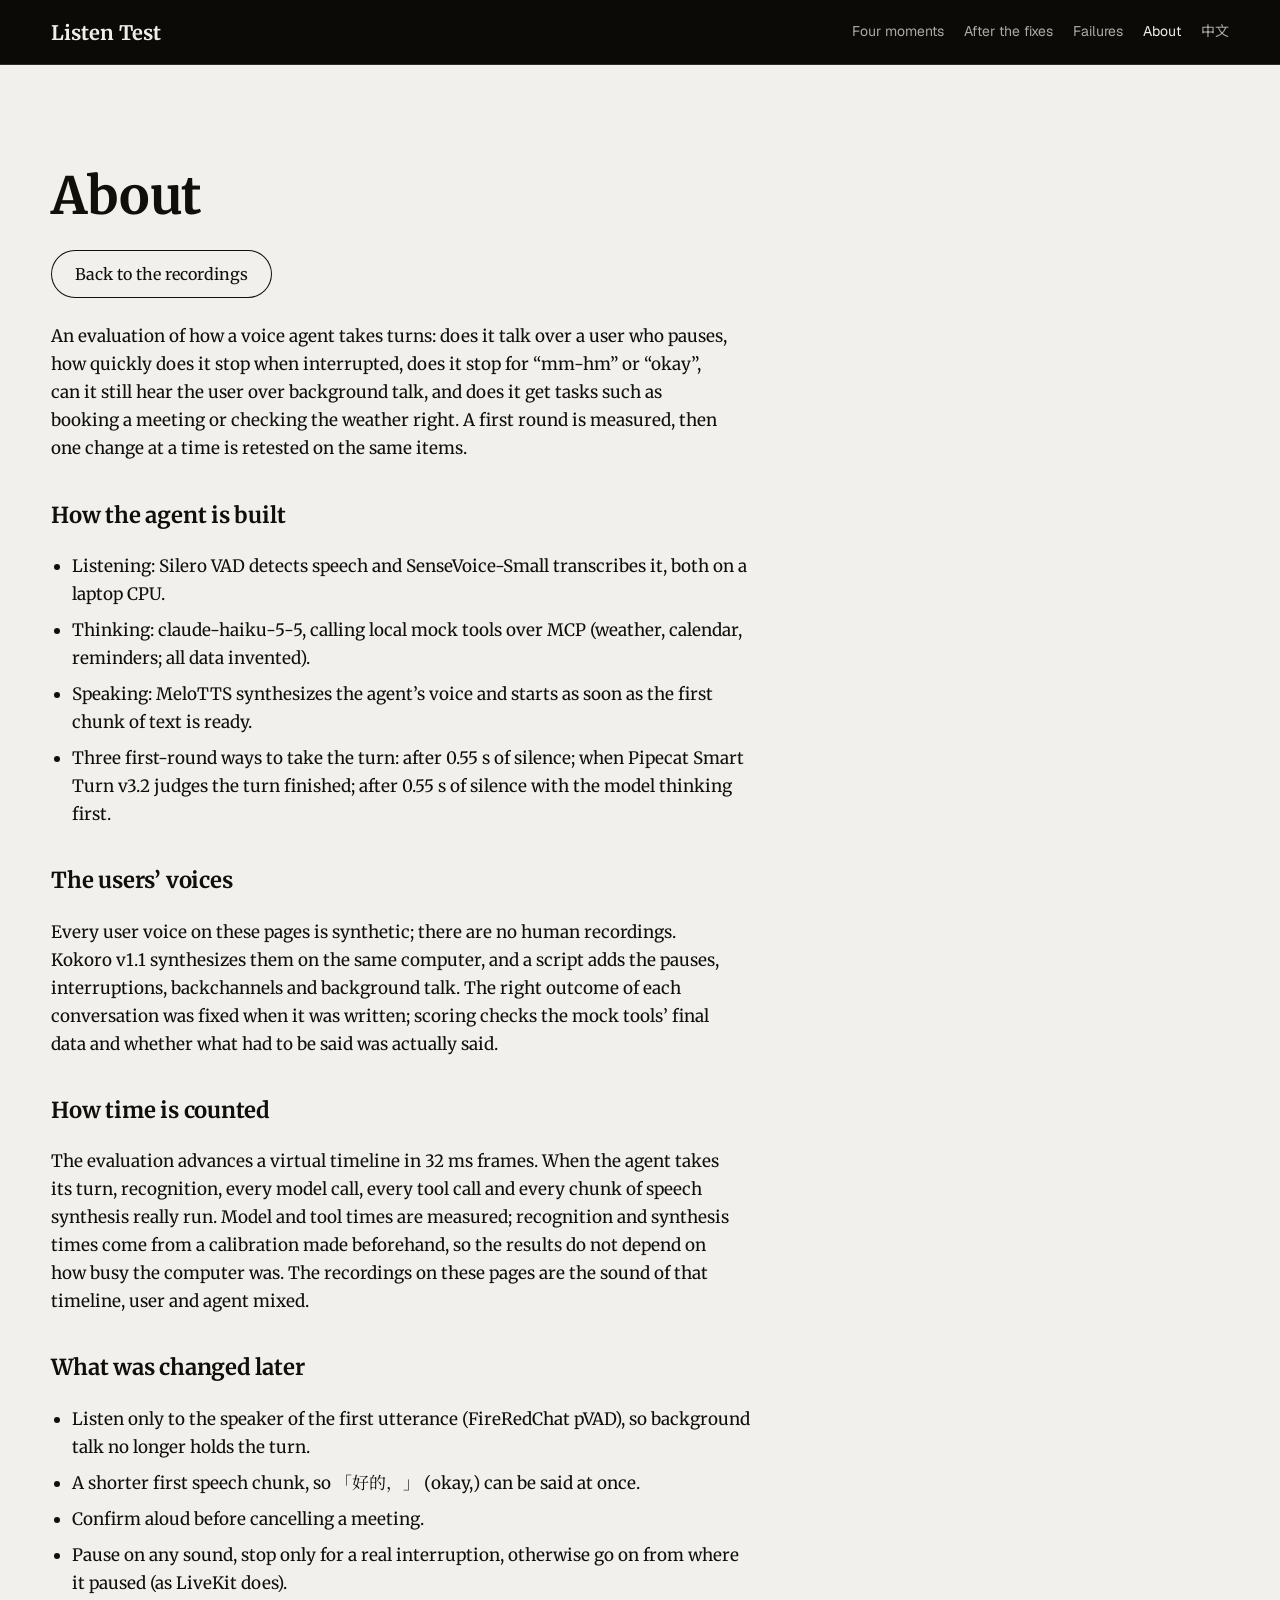
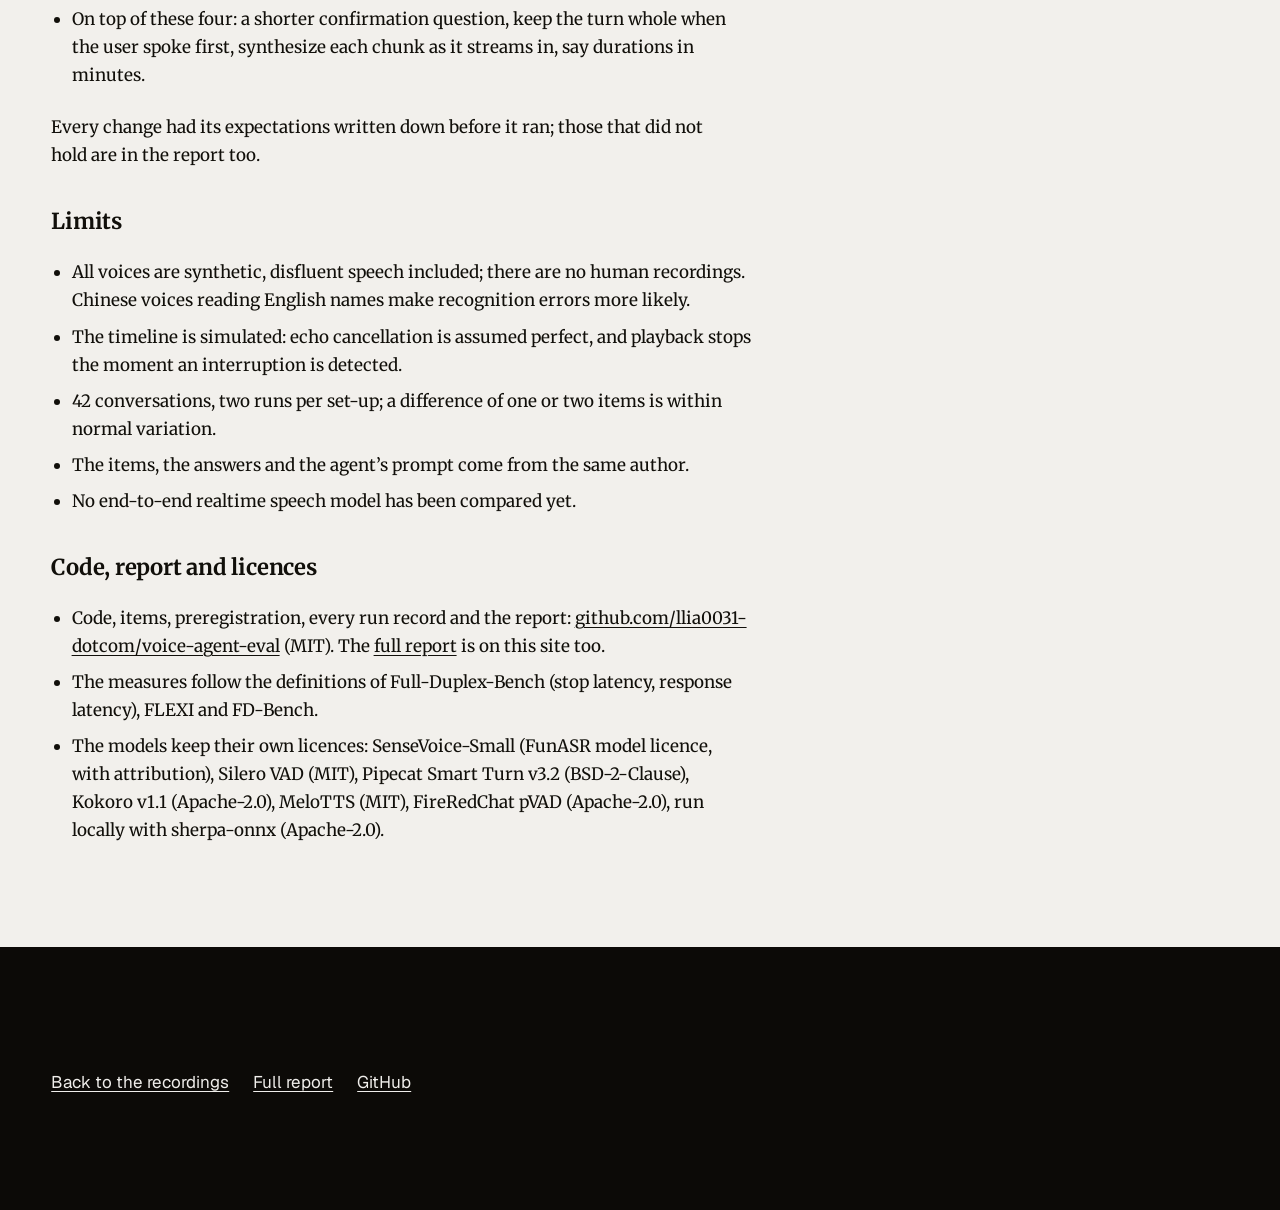
<file: about-en.html>
<!doctype html>
<html lang="en">
<head>
<meta charset="utf-8">
<meta name="viewport" content="width=device-width, initial-scale=1">
<title>About · Listen Test</title>
<meta name="description" content="Which models Listen Test uses, where the voices come from, how time is counted, what was changed, and the limits.">
<meta name="theme-color" content="#232220">
<link rel="icon" href="favicon.svg" type="image/svg+xml">
<link rel="alternate" hreflang="zh-CN" href="about.html">
<link rel="stylesheet" href="fonts/fonts.css">
<link rel="stylesheet" href="tokens.css">
<link rel="stylesheet" href="kit.css">
<link rel="stylesheet" href="page.css">
</head>
<body>
<a class="skip" href="#main">Skip to the content</a>
<header class="mast k-night">
  <div class="k-wrap mast__in">
    <a class="wordmark" href="en.html">Listen Test</a>
    <nav aria-label="Page">
      <ul class="nav">
        <li><a href="en.html#moments">Four moments</a></li>
        <li><a href="en.html#changes">After the fixes</a></li>
        <li><a href="en.html#misses">Failures</a></li>
        <li><a href="about-en.html" aria-current="page">About</a></li>
        <li><a href="about.html" lang="zh-CN" hreflang="zh-CN">中文</a></li>
      </ul>
    </nav>
  </div>
</header>
<main id="main" class="doc k-sec">
  <div class="k-wrap">
    <div class="doc__in">
      <h1>About</h1>
      <p><a class="k-btn k-btn--ghost" href="en.html">Back to the recordings</a></p>

      <p>An evaluation of how a voice agent takes turns: does it talk over a user who pauses, how quickly does it stop when interrupted, does it stop for “mm-hm” or “okay”, can it still hear the user over background talk, and does it get tasks such as booking a meeting or checking the weather right. A first round is measured, then one change at a time is retested on the same items.</p>

      <h2>How the agent is built</h2>
      <ul>
        <li>Listening: Silero VAD detects speech and SenseVoice-Small transcribes it, both on a laptop CPU.</li>
        <li>Thinking: claude-haiku-5-5, calling local mock tools over MCP (weather, calendar, reminders; all data invented).</li>
        <li>Speaking: MeloTTS synthesizes the agent’s voice and starts as soon as the first chunk of text is ready.</li>
        <li>Three first-round ways to take the turn: after 0.55 s of silence; when Pipecat Smart Turn v3.2 judges the turn finished; after 0.55 s of silence with the model thinking first.</li>
      </ul>

      <h2>The users’ voices</h2>
      <p>Every user voice on these pages is synthetic; there are no human recordings. Kokoro v1.1 synthesizes them on the same computer, and a script adds the pauses, interruptions, backchannels and background talk. The right outcome of each conversation was fixed when it was written; scoring checks the mock tools’ final data and whether what had to be said was actually said.</p>

      <h2>How time is counted</h2>
      <p>The evaluation advances a virtual timeline in 32 ms frames. When the agent takes its turn, recognition, every model call, every tool call and every chunk of speech synthesis really run. Model and tool times are measured; recognition and synthesis times come from a calibration made beforehand, so the results do not depend on how busy the computer was. The recordings on these pages are the sound of that timeline, user and agent mixed.</p>

      <h2>What was changed later</h2>
      <ul>
        <li>Listen only to the speaker of the first utterance (FireRedChat pVAD), so background talk no longer holds the turn.</li>
        <li>A shorter first speech chunk, so 「好的，」 (okay,) can be said at once.</li>
        <li>Confirm aloud before cancelling a meeting.</li>
        <li>Pause on any sound, stop only for a real interruption, otherwise go on from where it paused (as LiveKit does).</li>
        <li>On top of these four: a shorter confirmation question, keep the turn whole when the user spoke first, synthesize each chunk as it streams in, say durations in minutes.</li>
      </ul>
      <p>Every change had its expectations written down before it ran; those that did not hold are in the report too.</p>

      <h2>Limits</h2>
      <ul>
        <li>All voices are synthetic, disfluent speech included; there are no human recordings. Chinese voices reading English names make recognition errors more likely.</li>
        <li>The timeline is simulated: echo cancellation is assumed perfect, and playback stops the moment an interruption is detected.</li>
        <li>42 conversations, two runs per set-up; a difference of one or two items is within normal variation.</li>
        <li>The items, the answers and the agent’s prompt come from the same author.</li>
        <li>No end-to-end realtime speech model has been compared yet.</li>
      </ul>

      <h2>Code, report and licences</h2>
      <ul>
        <li>Code, items, preregistration, every run record and the report: <a href="https://github.com/llia0031-dotcom/voice-agent-eval">github.com/llia0031-dotcom/voice-agent-eval</a> (MIT). The <a href="report.html">full report</a> is on this site too.</li>
        <li>The measures follow the definitions of Full-Duplex-Bench (stop latency, response latency), FLEXI and FD-Bench.</li>
        <li>The models keep their own licences: SenseVoice-Small (FunASR model licence, with attribution), Silero VAD (MIT), Pipecat Smart Turn v3.2 (BSD-2-Clause), Kokoro v1.1 (Apache-2.0), MeloTTS (MIT), FireRedChat pVAD (Apache-2.0), run locally with sherpa-onnx (Apache-2.0).</li>
      </ul>
    </div>
  </div>
</main>
<footer class="foot k-night">
  <div class="k-wrap">
    <ul class="foot__links">
      <li><a href="en.html">Back to the recordings</a></li>
      <li><a href="report.html">Full report</a></li>
      <li><a href="https://github.com/llia0031-dotcom/voice-agent-eval">GitHub</a></li>
    </ul>
  </div>
</footer>
<script type="module" src="kit.js"></script>
</body>
</html>
</file>
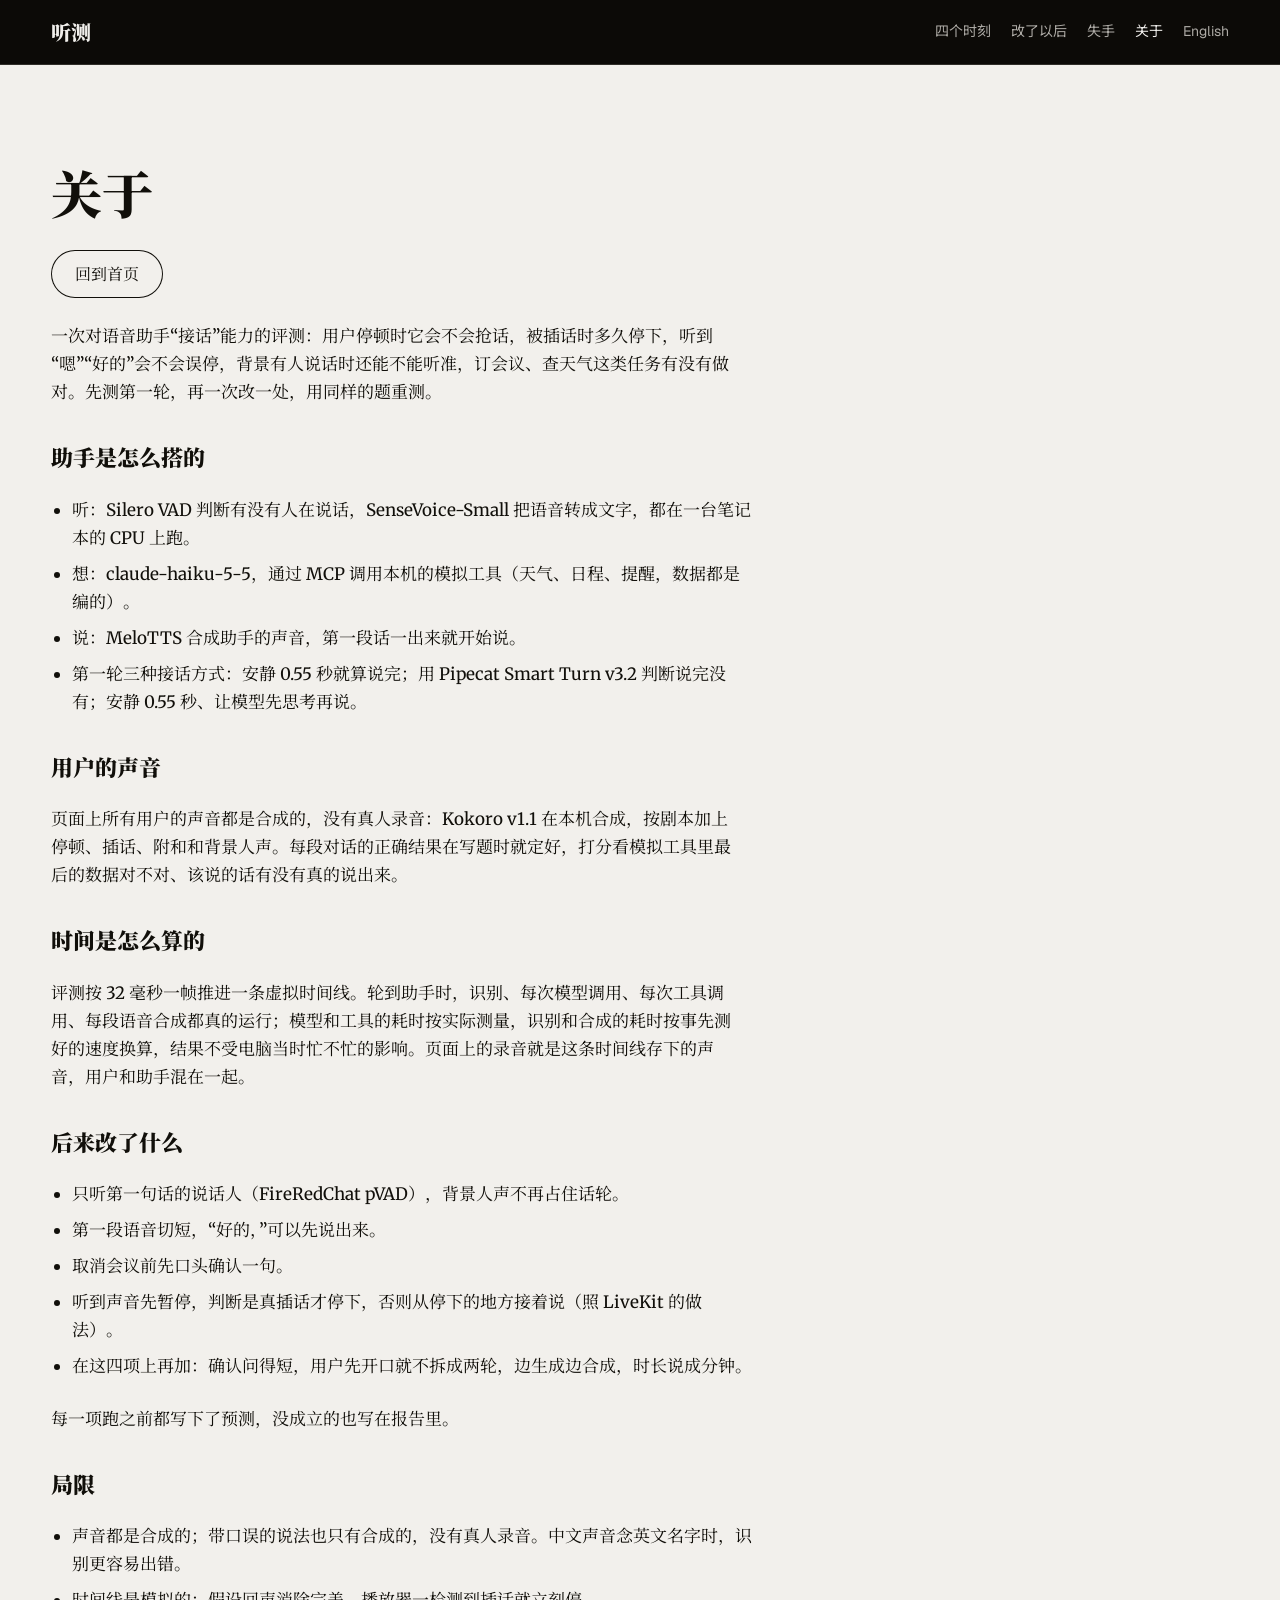
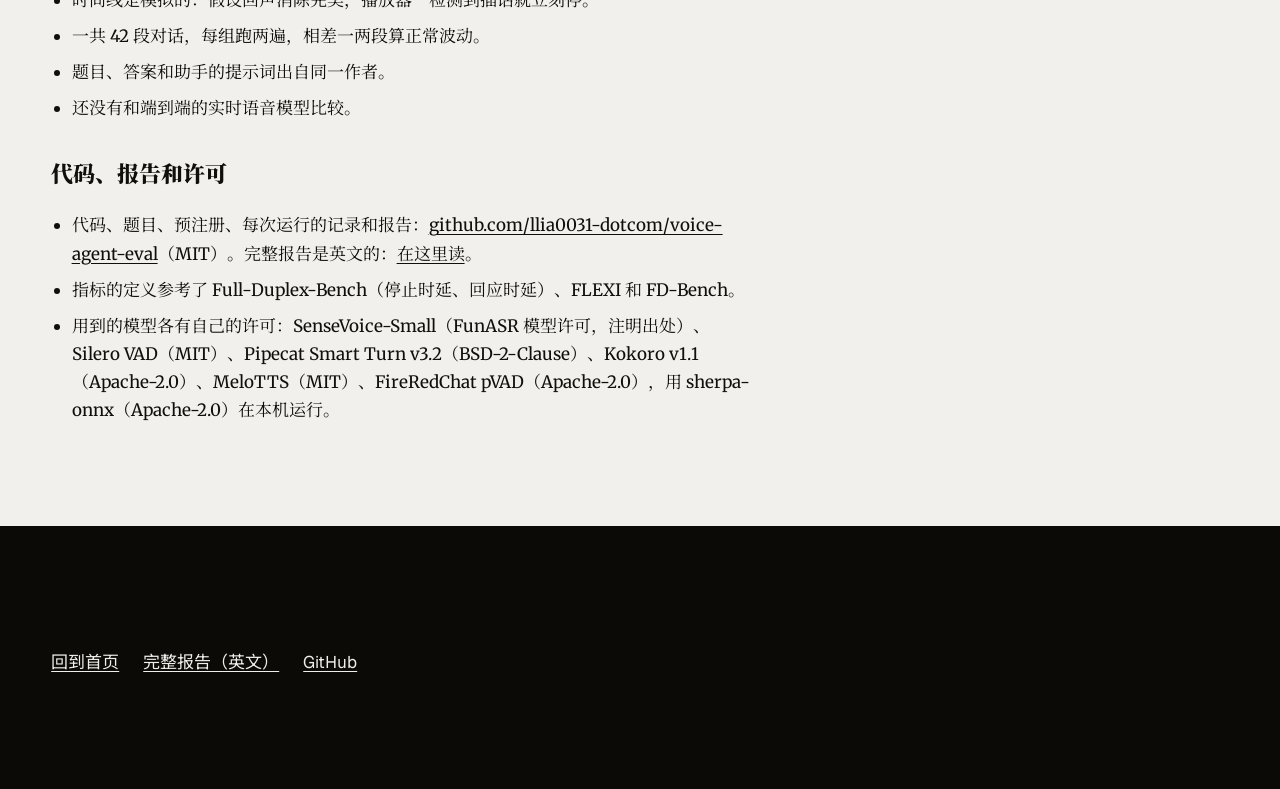
<file: about.html>
<!doctype html>
<html lang="zh-CN">
<head>
<meta charset="utf-8">
<meta name="viewport" content="width=device-width, initial-scale=1">
<title>关于：听测</title>
<meta name="description" content="听测用了哪些模型、声音怎么来的、时间怎么算、改了哪些地方、有哪些局限。">
<meta name="theme-color" content="#232220">
<link rel="icon" href="favicon.svg" type="image/svg+xml">
<link rel="alternate" hreflang="en" href="about-en.html">
<link rel="stylesheet" href="fonts/fonts.css">
<link rel="stylesheet" href="tokens.css">
<link rel="stylesheet" href="kit.css">
<link rel="stylesheet" href="page.css">
</head>
<body>
<a class="skip" href="#main">跳到正文</a>
<header class="mast k-night">
  <div class="k-wrap mast__in">
    <a class="wordmark" href="./">听测</a>
    <nav aria-label="页面导航">
      <ul class="nav">
        <li><a href="./#moments">四个时刻</a></li>
        <li><a href="./#changes">改了以后</a></li>
        <li><a href="./#misses">失手</a></li>
        <li><a href="about.html" aria-current="page">关于</a></li>
        <li><a href="about-en.html" lang="en" hreflang="en">English</a></li>
      </ul>
    </nav>
  </div>
</header>
<main id="main" class="doc k-sec">
  <div class="k-wrap">
    <div class="doc__in">
      <h1>关于</h1>
      <p><a class="k-btn k-btn--ghost" href="./">回到首页</a></p>

      <p>一次对语音助手“接话”能力的评测：用户停顿时它会不会抢话，被插话时多久停下，听到“嗯”“好的”会不会误停，背景有人说话时还能不能听准，订会议、查天气这类任务有没有做对。先测第一轮，再一次改一处，用同样的题重测。</p>

      <h2>助手是怎么搭的</h2>
      <ul>
        <li>听：Silero VAD 判断有没有人在说话，SenseVoice-Small 把语音转成文字，都在一台笔记本的 CPU 上跑。</li>
        <li>想：claude-haiku-5-5，通过 MCP 调用本机的模拟工具（天气、日程、提醒，数据都是编的）。</li>
        <li>说：MeloTTS 合成助手的声音，第一段话一出来就开始说。</li>
        <li>第一轮三种接话方式：安静 0.55 秒就算说完；用 Pipecat Smart Turn v3.2 判断说完没有；安静 0.55 秒、让模型先思考再说。</li>
      </ul>

      <h2>用户的声音</h2>
      <p>页面上所有用户的声音都是合成的，没有真人录音：Kokoro v1.1 在本机合成，按剧本加上停顿、插话、附和和背景人声。每段对话的正确结果在写题时就定好，打分看模拟工具里最后的数据对不对、该说的话有没有真的说出来。</p>

      <h2>时间是怎么算的</h2>
      <p>评测按 32 毫秒一帧推进一条虚拟时间线。轮到助手时，识别、每次模型调用、每次工具调用、每段语音合成都真的运行；模型和工具的耗时按实际测量，识别和合成的耗时按事先测好的速度换算，结果不受电脑当时忙不忙的影响。页面上的录音就是这条时间线存下的声音，用户和助手混在一起。</p>

      <h2>后来改了什么</h2>
      <ul>
        <li>只听第一句话的说话人（FireRedChat pVAD），背景人声不再占住话轮。</li>
        <li>第一段语音切短，“好的，”可以先说出来。</li>
        <li>取消会议前先口头确认一句。</li>
        <li>听到声音先暂停，判断是真插话才停下，否则从停下的地方接着说（照 LiveKit 的做法）。</li>
        <li>在这四项上再加：确认问得短，用户先开口就不拆成两轮，边生成边合成，时长说成分钟。</li>
      </ul>
      <p>每一项跑之前都写下了预测，没成立的也写在报告里。</p>

      <h2>局限</h2>
      <ul>
        <li>声音都是合成的；带口误的说法也只有合成的，没有真人录音。中文声音念英文名字时，识别更容易出错。</li>
        <li>时间线是模拟的：假设回声消除完美，播放器一检测到插话就立刻停。</li>
        <li>一共 42 段对话，每组跑两遍，相差一两段算正常波动。</li>
        <li>题目、答案和助手的提示词出自同一作者。</li>
        <li>还没有和端到端的实时语音模型比较。</li>
      </ul>

      <h2>代码、报告和许可</h2>
      <ul>
        <li>代码、题目、预注册、每次运行的记录和报告：<a href="https://github.com/llia0031-dotcom/voice-agent-eval">github.com/llia0031-dotcom/voice-agent-eval</a>（MIT）。完整报告是英文的：<a href="report.html" hreflang="en">在这里读</a>。</li>
        <li>指标的定义参考了 Full-Duplex-Bench（停止时延、回应时延）、FLEXI 和 FD-Bench。</li>
        <li>用到的模型各有自己的许可：SenseVoice-Small（FunASR 模型许可，注明出处）、Silero VAD（MIT）、Pipecat Smart Turn v3.2（BSD-2-Clause）、Kokoro v1.1（Apache-2.0）、MeloTTS（MIT）、FireRedChat pVAD（Apache-2.0），用 sherpa-onnx（Apache-2.0）在本机运行。</li>
      </ul>
    </div>
  </div>
</main>
<footer class="foot k-night">
  <div class="k-wrap">
    <ul class="foot__links">
      <li><a href="./">回到首页</a></li>
      <li><a href="report.html" hreflang="en">完整报告（英文）</a></li>
      <li><a href="https://github.com/llia0031-dotcom/voice-agent-eval">GitHub</a></li>
    </ul>
  </div>
</footer>
<script type="module" src="kit.js"></script>
</body>
</html>
</file>
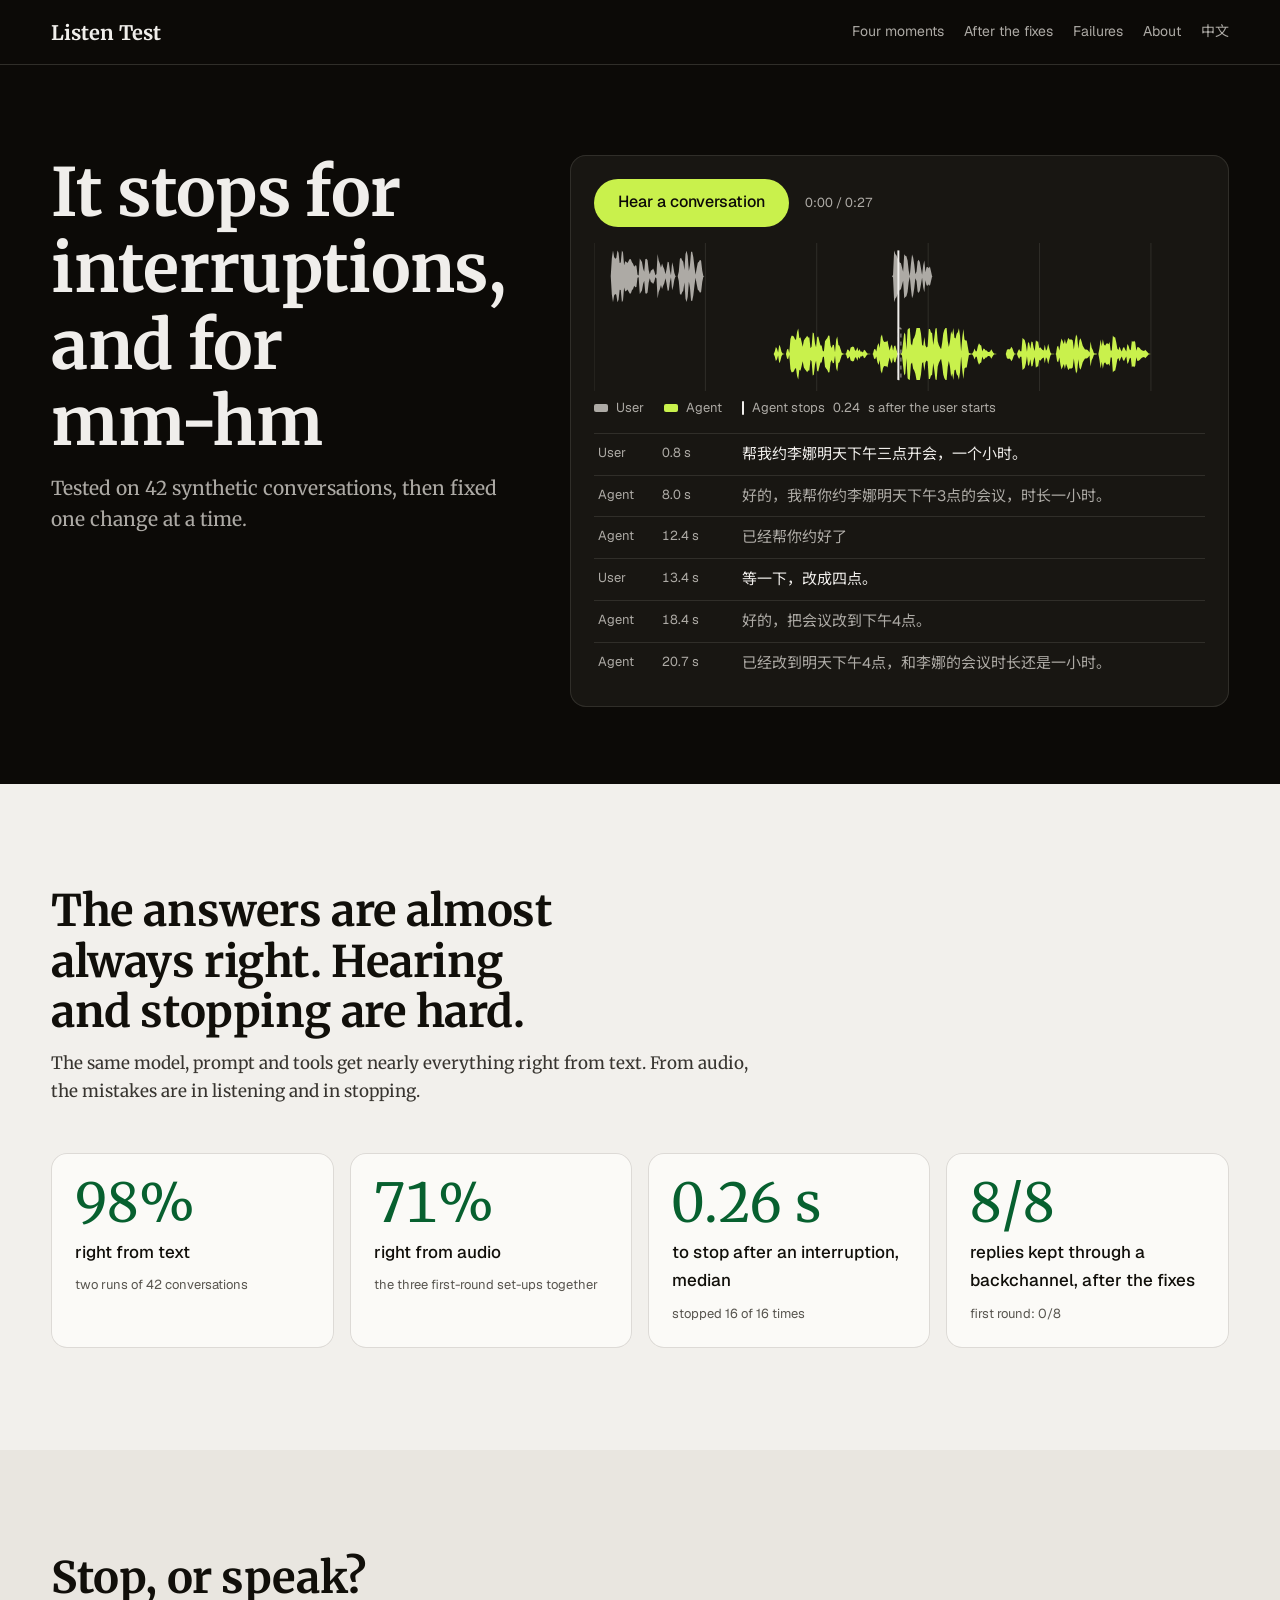
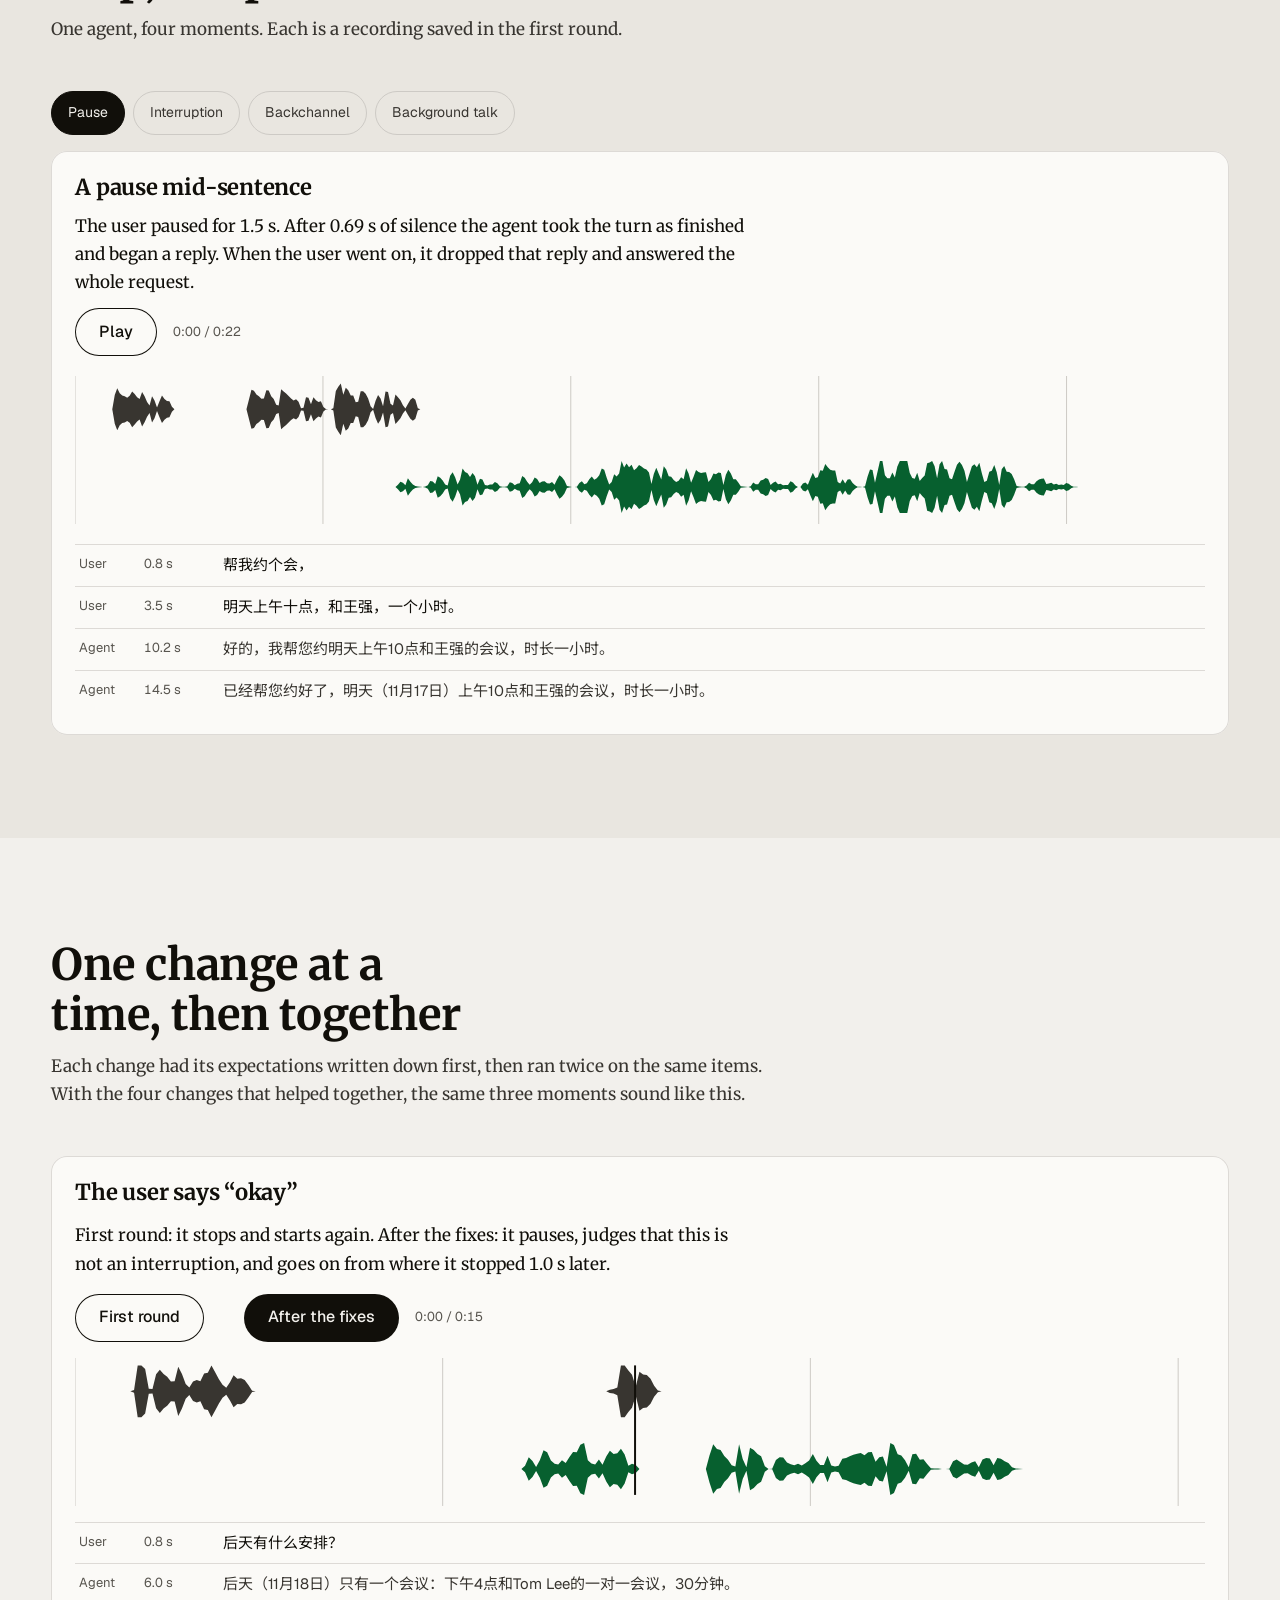
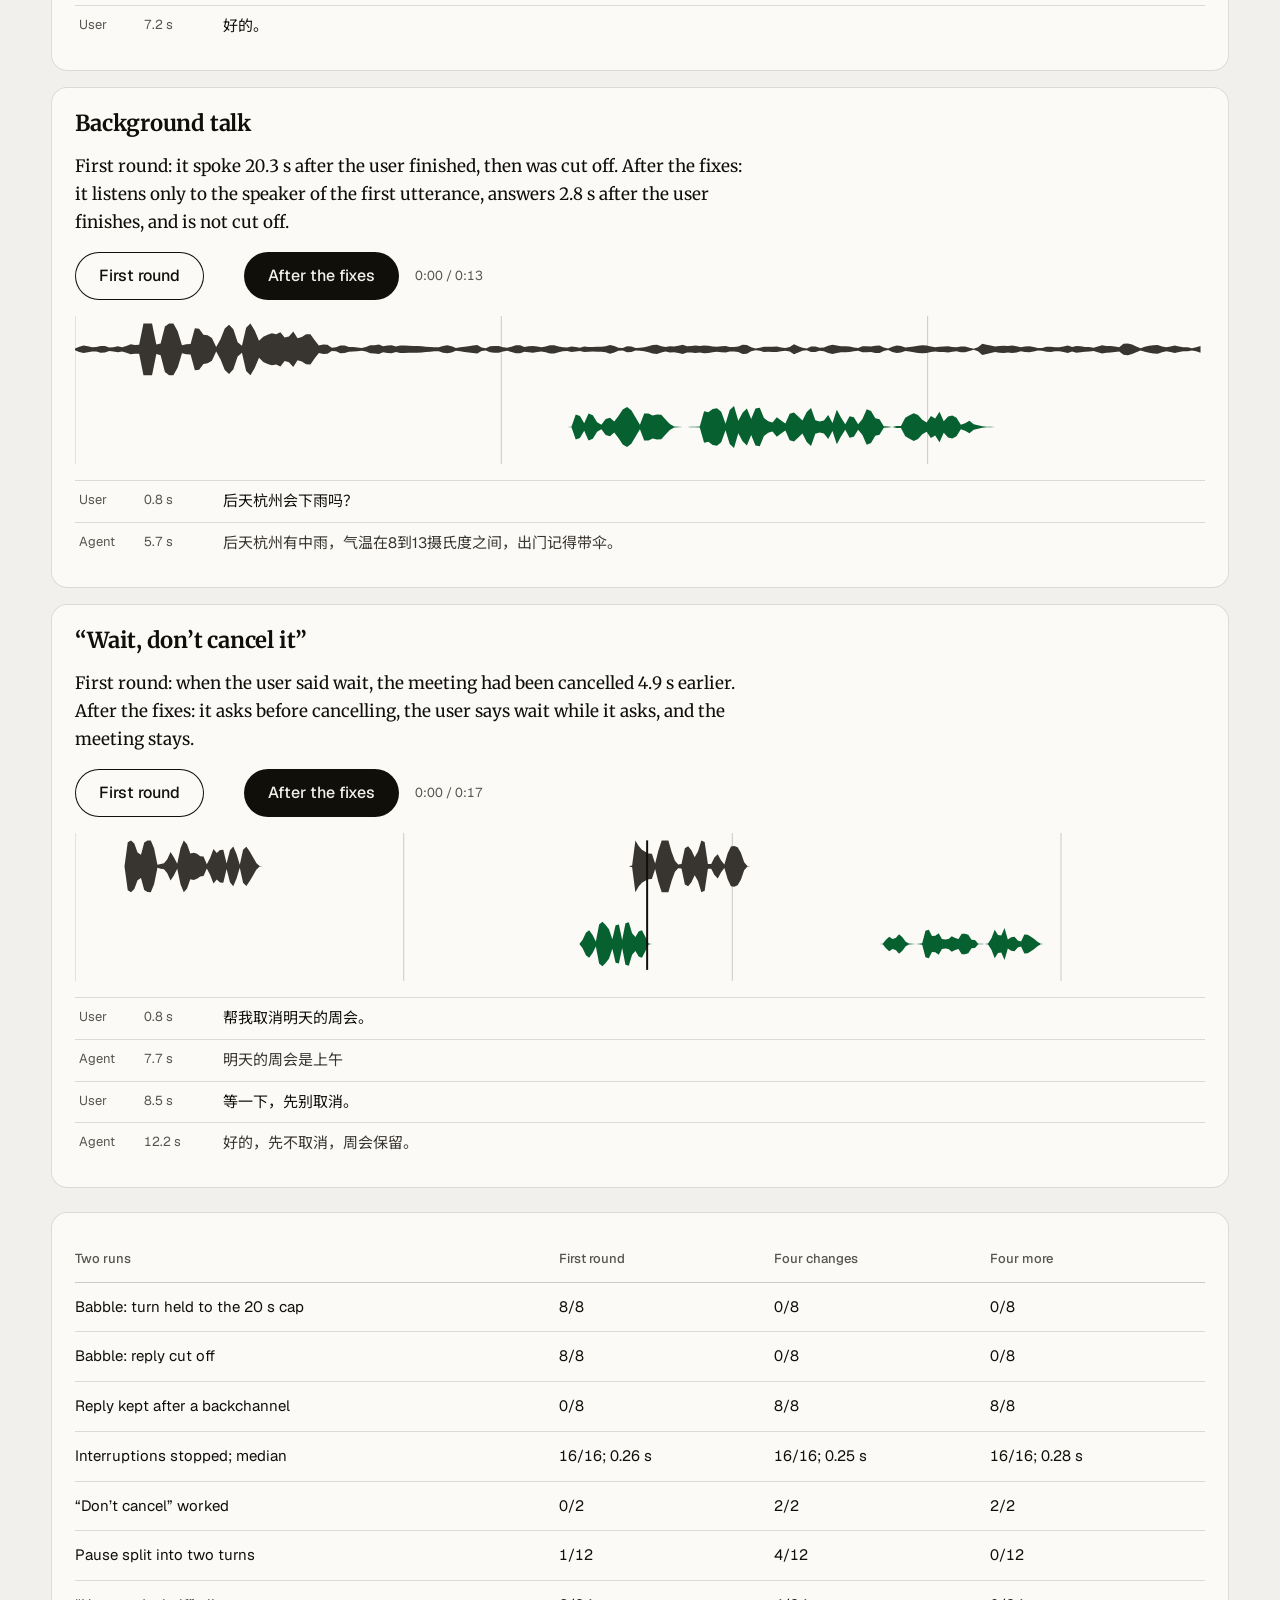
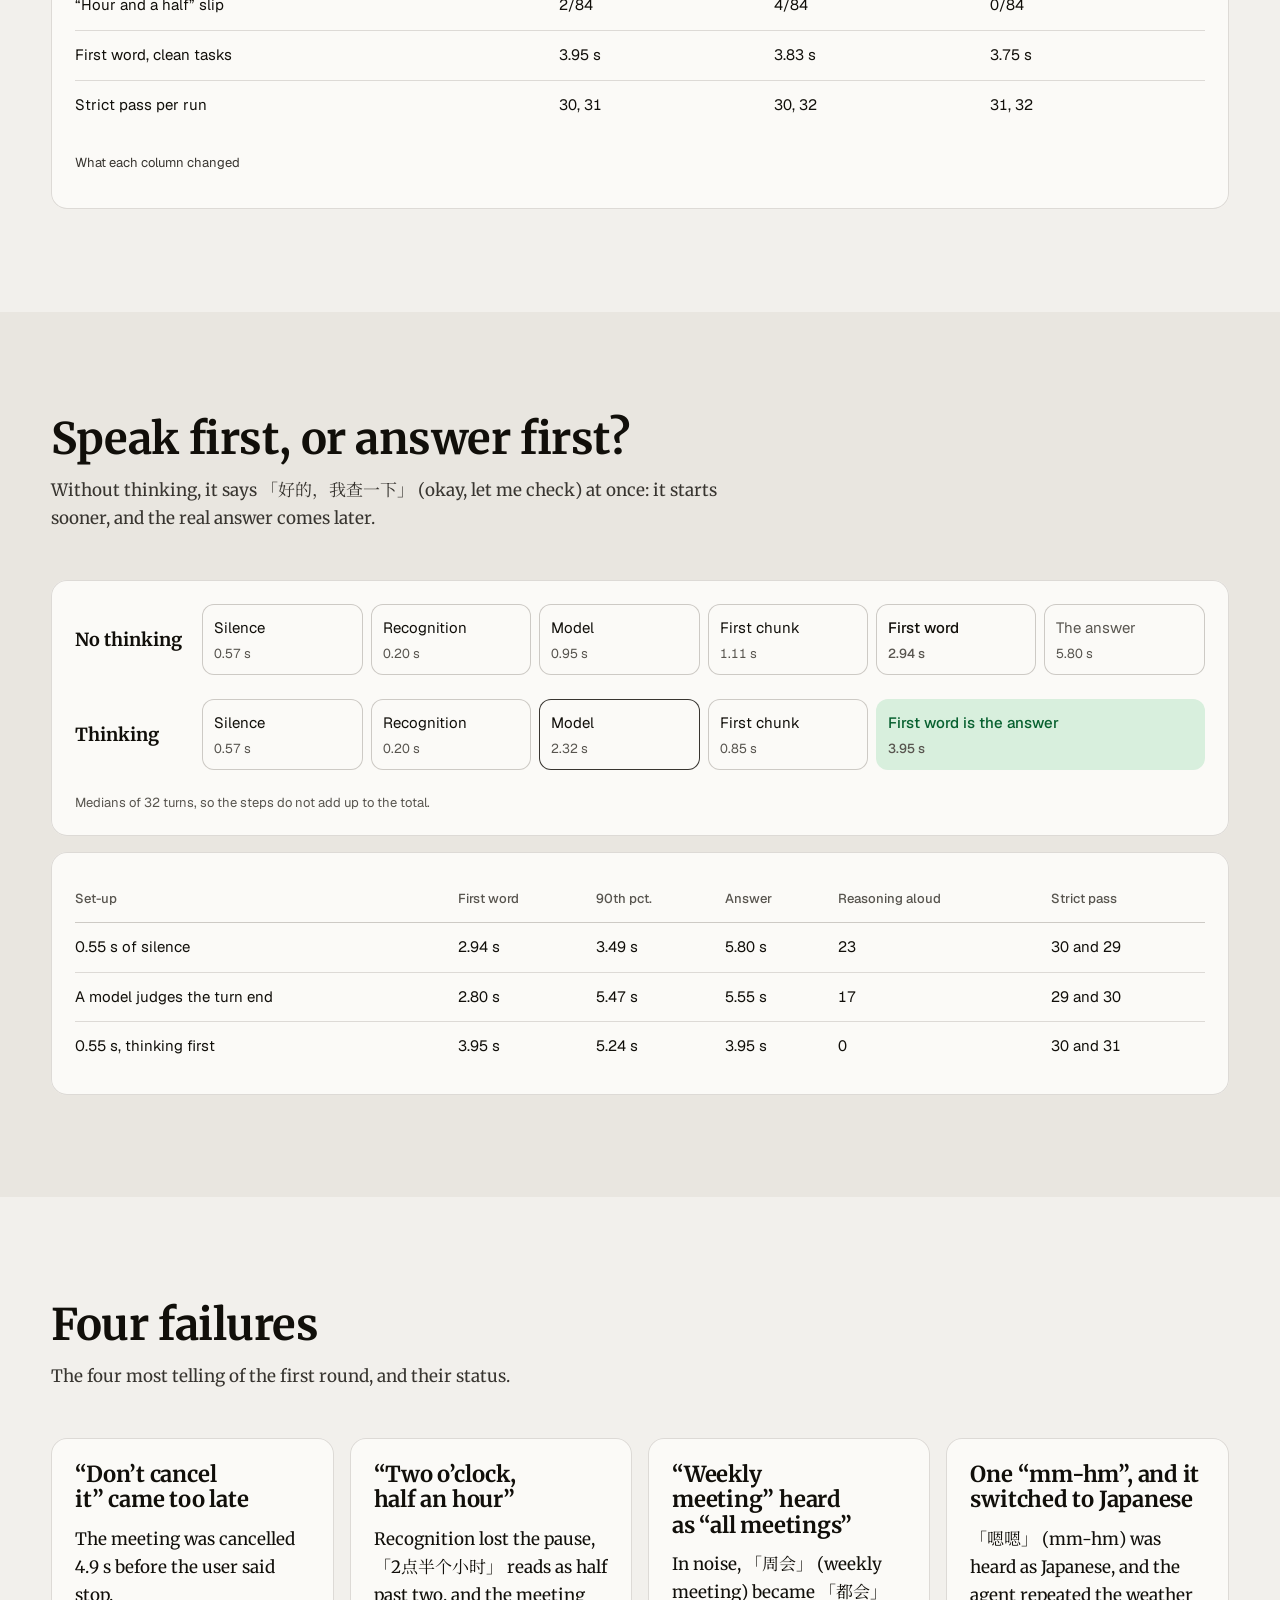
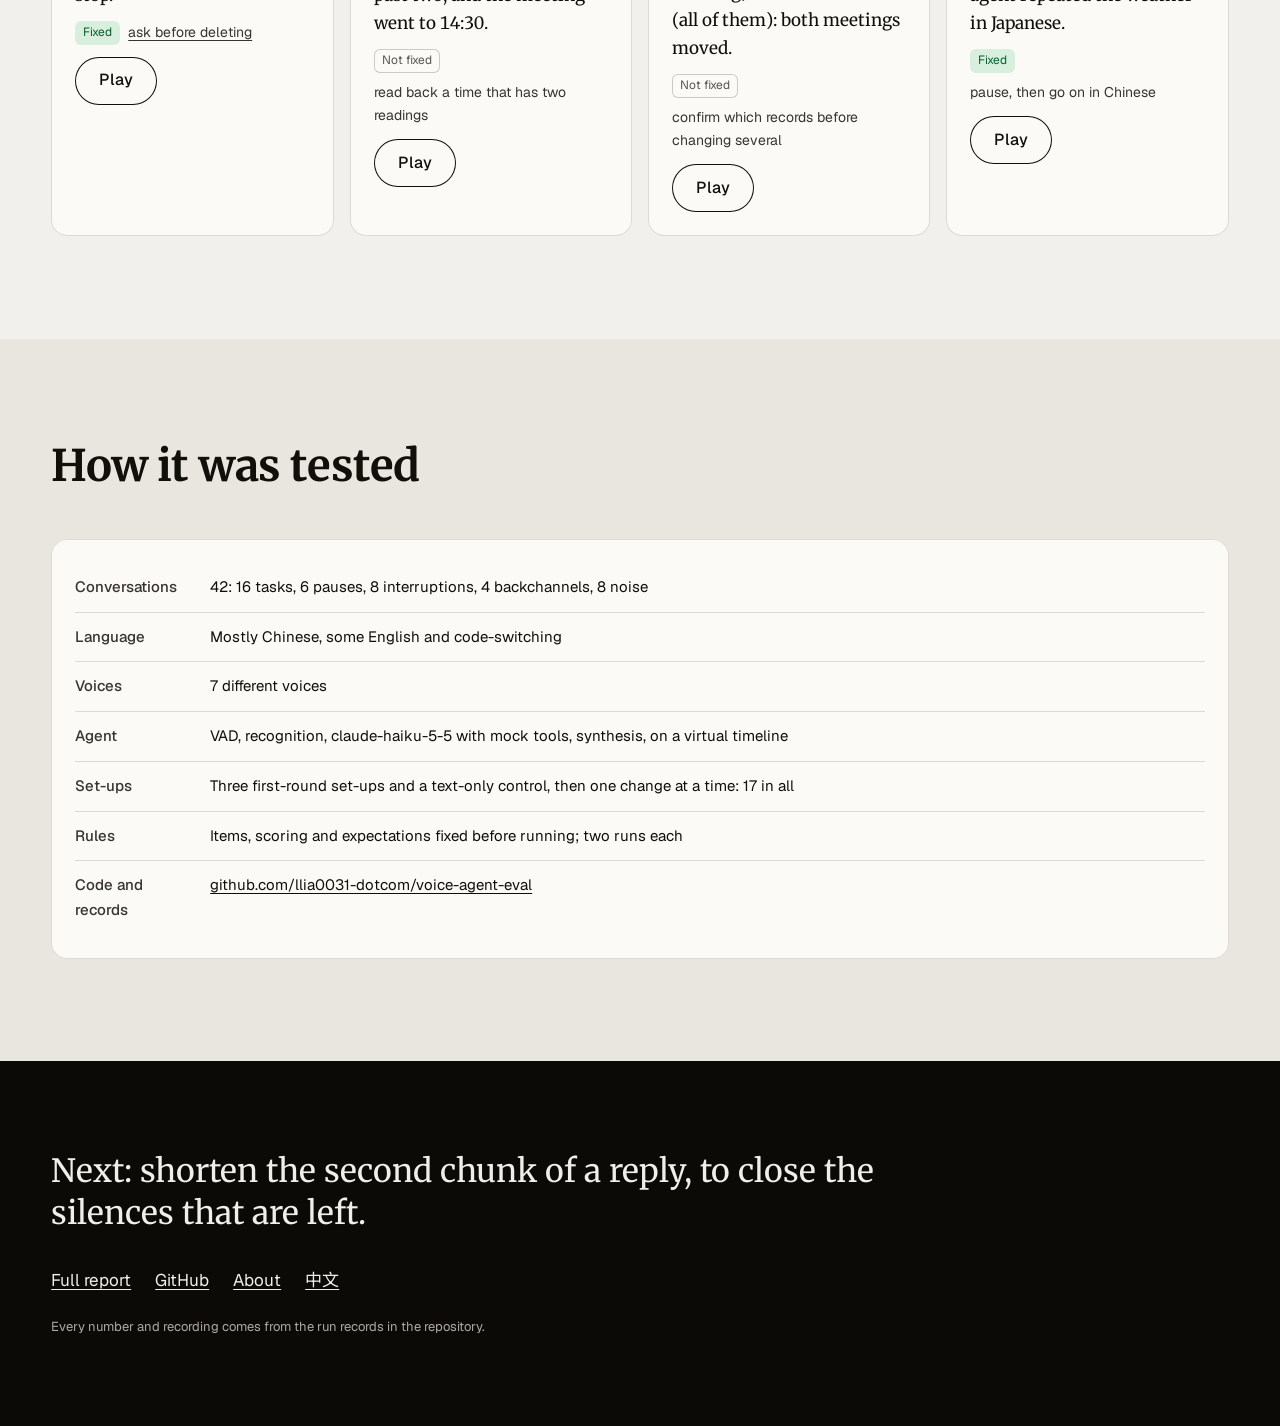
<file: en.html>
<!doctype html>
<html lang="en">
<head>
<meta charset="utf-8">
<meta name="viewport" content="width=device-width, initial-scale=1">
<title>When should a voice agent stop? · Listen Test</title>
<meta name="description" content="42 synthetic Chinese conversations test when a voice agent should stop and when it should speak through pauses, interruptions, backchannels and background talk, then fix one thing at a time.">
<meta property="og:title" content="When should a voice agent stop?">
<meta property="og:description" content="It stops when interrupted, and it stops for 嗯 too. Recordings, timelines, before and after the fixes, and the failures.">
<meta property="og:image" content="og.png">
<meta name="theme-color" content="#232220">
<link rel="icon" href="favicon.svg" type="image/svg+xml">
<link rel="alternate" hreflang="zh-CN" href="./">
<link rel="stylesheet" href="fonts/fonts.css">
<link rel="stylesheet" href="tokens.css">
<link rel="stylesheet" href="kit.css">
<link rel="stylesheet" href="page.css">
</head>
<body data-pause="Pause" data-load-error="The recording did not load. Reload the page and try again.">
<a class="skip" href="#main">Skip to the content</a>

<header class="mast k-night">
  <div class="k-wrap mast__in">
    <a class="wordmark" href="en.html" aria-current="page">Listen Test</a>
    <nav aria-label="Page">
      <ul class="nav">
        <li><a href="#moments">Four moments</a></li>
        <li><a href="#changes">After the fixes</a></li>
        <li><a href="#misses">Failures</a></li>
        <li><a href="about-en.html">About</a></li>
        <li><a href="./" lang="zh-CN" hreflang="zh-CN">中文</a></li>
      </ul>
    </nav>
  </div>
</header>

<main id="main">

<section class="hero k-night" aria-labelledby="hero-title">
  <div class="k-wrap hero__in">
    <div class="k-head hero__head">
      <h1 id="hero-title" data-k-title>It stops for interruptions, and for mm-hm</h1>
      <p data-k-rise style="--i:2">Tested on 42 synthetic conversations, then fixed one change at a time.</p>
    </div>
    <div class="hero__clip" data-player="hero" data-k-rise style="--i:3">
      <div class="player">
        <button class="k-btn" type="button" data-play aria-describedby="hero-time">Hear a conversation</button>
        <p class="k-label readout" id="hero-time"><span data-time>0:00</span> / 0:27</p>
        <audio src="audio/hero.mp3" preload="none" controls></audio>
      </div>
      <figure class="clip" data-clip="hero">
        <svg class="timeline" viewBox="0 0 1000 160" role="img" aria-label="Timeline of I01: the user above, the agent below" preserveAspectRatio="none"><line class="tick" x1="0.0" x2="0.0" y1="0" y2="160"/><line class="tick" x1="182.3" x2="182.3" y1="0" y2="160"/><line class="tick" x1="364.6" x2="364.6" y1="0" y2="160"/><line class="tick" x1="547.0" x2="547.0" y1="0" y2="160"/><line class="tick" x1="729.3" x2="729.3" y1="0" y2="160"/><line class="tick" x1="911.6" x2="911.6" y1="0" y2="160"/><path class="env env-user" d="M0.0,36.0 L0.0,36.0 1.8,36.0 3.7,36.0 5.5,36.0 7.3,36.0 9.1,36.0 11.0,36.0 12.8,36.0 14.6,36.0 16.4,36.0 18.3,36.0 20.1,36.0 21.9,36.0 23.7,36.0 25.6,36.0 27.4,36.0 29.2,16.4 31.1,8.0 32.9,15.2 34.7,16.9 36.5,16.1 38.4,8.0 40.2,10.6 42.0,21.5 43.8,21.2 45.7,8.0 47.5,10.2 49.3,24.0 51.1,19.6 53.0,20.5 54.8,21.7 56.6,19.5 58.4,17.3 60.3,17.5 62.1,20.8 63.9,22.4 65.8,25.7 67.6,24.1 69.4,24.5 71.2,34.3 73.1,35.0 74.9,16.8 76.7,18.7 78.5,20.6 80.4,27.6 82.2,31.1 84.0,17.6 85.8,17.1 87.7,18.6 89.5,29.1 91.3,33.9 93.2,29.6 95.0,29.2 96.8,27.7 98.6,30.2 100.5,34.9 102.3,33.5 104.1,11.9 105.9,18.9 107.8,22.1 109.6,26.7 111.4,22.2 113.2,25.8 115.1,28.5 116.9,33.8 118.7,28.6 120.6,20.3 122.4,20.7 124.2,29.5 126.0,34.9 127.9,20.9 129.7,25.3 131.5,32.4 133.3,35.8 135.2,36.0 137.0,36.0 138.8,30.9 140.6,17.1 142.5,15.9 144.3,18.7 146.1,20.4 148.0,29.3 149.8,11.8 151.6,8.3 153.4,14.0 155.3,30.2 157.1,23.7 158.9,9.5 160.7,9.4 162.6,15.5 164.4,25.7 166.2,34.3 168.0,27.7 169.9,21.4 171.7,20.3 173.5,18.1 175.3,19.1 177.2,29.9 179.0,35.6 180.8,36.0 182.7,36.0 184.5,36.0 186.3,36.0 188.1,36.0 190.0,36.0 191.8,36.0 193.6,36.0 195.4,36.0 197.3,36.0 199.1,36.0 200.9,36.0 202.7,36.0 204.6,36.0 206.4,36.0 208.2,36.0 210.1,36.0 211.9,36.0 213.7,36.0 215.5,36.0 217.4,36.0 219.2,36.0 221.0,36.0 222.8,36.0 224.7,36.0 226.5,36.0 228.3,36.0 230.1,36.0 232.0,36.0 233.8,36.0 235.6,36.0 237.5,36.0 239.3,36.0 241.1,36.0 242.9,36.0 244.8,36.0 246.6,36.0 248.4,36.0 250.2,36.0 252.1,36.0 253.9,36.0 255.7,36.0 257.5,36.0 259.4,36.0 261.2,36.0 263.0,36.0 264.9,36.0 266.7,36.0 268.5,36.0 270.3,36.0 272.2,36.0 274.0,36.0 275.8,36.0 277.6,36.0 279.5,36.0 281.3,36.0 283.1,36.0 284.9,36.0 286.8,36.0 288.6,36.0 290.4,36.0 292.2,36.0 294.1,36.0 295.9,36.0 297.7,36.0 299.6,36.0 301.4,36.0 303.2,36.0 305.0,36.0 306.9,36.0 308.7,36.0 310.5,36.0 312.3,36.0 314.2,36.0 316.0,36.0 317.8,36.0 319.6,36.0 321.5,36.0 323.3,36.0 325.1,36.0 327.0,36.0 328.8,36.0 330.6,36.0 332.4,36.0 334.3,36.0 336.1,36.0 337.9,36.0 339.7,36.0 341.6,36.0 343.4,36.0 345.2,36.0 347.0,36.0 348.9,36.0 350.7,36.0 352.5,36.0 354.4,36.0 356.2,36.0 358.0,36.0 359.8,36.0 361.7,36.0 363.5,36.0 365.3,36.0 367.1,36.0 369.0,36.0 370.8,36.0 372.6,36.0 374.4,36.0 376.3,36.0 378.1,36.0 379.9,36.0 381.7,36.0 383.6,36.0 385.4,36.0 387.2,36.0 389.1,36.0 390.9,36.0 392.7,36.0 394.5,36.0 396.4,36.0 398.2,36.0 400.0,36.0 401.8,36.0 403.7,36.0 405.5,36.0 407.3,36.0 409.1,36.0 411.0,36.0 412.8,36.0 414.6,36.0 416.5,36.0 418.3,36.0 420.1,36.0 421.9,36.0 423.8,36.0 425.6,36.0 427.4,36.0 429.2,36.0 431.1,36.0 432.9,36.0 434.7,36.0 436.5,36.0 438.4,36.0 440.2,36.0 442.0,36.0 443.9,36.0 445.7,36.0 447.5,36.0 449.3,36.0 451.2,36.0 453.0,36.0 454.8,36.0 456.6,36.0 458.5,36.0 460.3,36.0 462.1,36.0 463.9,36.0 465.8,36.0 467.6,36.0 469.4,36.0 471.3,36.0 473.1,36.0 474.9,36.0 476.7,36.0 478.6,36.0 480.4,36.0 482.2,36.0 484.0,36.0 485.9,36.0 487.7,36.0 489.5,34.7 491.3,8.0 493.2,11.9 495.0,13.3 496.8,16.1 498.6,19.0 500.5,21.4 502.3,21.6 504.1,26.3 506.0,31.2 507.8,12.1 509.6,13.7 511.4,14.3 513.3,19.0 515.1,29.7 516.9,35.6 518.7,22.9 520.6,12.3 522.4,15.6 524.2,23.2 526.0,33.9 527.9,30.8 529.7,19.6 531.5,18.0 533.4,20.7 535.2,27.3 537.0,34.4 538.8,24.2 540.7,18.8 542.5,31.6 544.3,26.3 546.1,25.9 548.0,27.4 549.8,25.4 551.6,30.6 553.4,35.9 555.3,36.0 557.1,36.0 558.9,36.0 560.8,36.0 562.6,36.0 564.4,36.0 566.2,36.0 568.1,36.0 569.9,36.0 571.7,36.0 573.5,36.0 575.4,36.0 577.2,36.0 579.0,36.0 580.8,36.0 582.7,36.0 584.5,36.0 586.3,36.0 588.2,36.0 590.0,36.0 591.8,36.0 593.6,36.0 595.5,36.0 597.3,36.0 599.1,36.0 600.9,36.0 602.8,36.0 604.6,36.0 606.4,36.0 608.2,36.0 610.1,36.0 611.9,36.0 613.7,36.0 615.5,36.0 617.4,36.0 619.2,36.0 621.0,36.0 622.9,36.0 624.7,36.0 626.5,36.0 628.3,36.0 630.2,36.0 632.0,36.0 633.8,36.0 635.6,36.0 637.5,36.0 639.3,36.0 641.1,36.0 642.9,36.0 644.8,36.0 646.6,36.0 648.4,36.0 650.3,36.0 652.1,36.0 653.9,36.0 655.7,36.0 657.6,36.0 659.4,36.0 661.2,36.0 663.0,36.0 664.9,36.0 666.7,36.0 668.5,36.0 670.3,36.0 672.2,36.0 674.0,36.0 675.8,36.0 677.7,36.0 679.5,36.0 681.3,36.0 683.1,36.0 685.0,36.0 686.8,36.0 688.6,36.0 690.4,36.0 692.3,36.0 694.1,36.0 695.9,36.0 697.7,36.0 699.6,36.0 701.4,36.0 703.2,36.0 705.0,36.0 706.9,36.0 708.7,36.0 710.5,36.0 712.4,36.0 714.2,36.0 716.0,36.0 717.8,36.0 719.7,36.0 721.5,36.0 723.3,36.0 725.1,36.0 727.0,36.0 728.8,36.0 730.6,36.0 732.4,36.0 734.3,36.0 736.1,36.0 737.9,36.0 739.8,36.0 741.6,36.0 743.4,36.0 745.2,36.0 747.1,36.0 748.9,36.0 750.7,36.0 752.5,36.0 754.4,36.0 756.2,36.0 758.0,36.0 759.8,36.0 761.7,36.0 763.5,36.0 765.3,36.0 767.2,36.0 769.0,36.0 770.8,36.0 772.6,36.0 774.5,36.0 776.3,36.0 778.1,36.0 779.9,36.0 781.8,36.0 783.6,36.0 785.4,36.0 787.2,36.0 789.1,36.0 790.9,36.0 792.7,36.0 794.6,36.0 796.4,36.0 798.2,36.0 800.0,36.0 801.9,36.0 803.7,36.0 805.5,36.0 807.3,36.0 809.2,36.0 811.0,36.0 812.8,36.0 814.6,36.0 816.5,36.0 818.3,36.0 820.1,36.0 821.9,36.0 823.8,36.0 825.6,36.0 827.4,36.0 829.3,36.0 831.1,36.0 832.9,36.0 834.7,36.0 836.6,36.0 838.4,36.0 840.2,36.0 842.0,36.0 843.9,36.0 845.7,36.0 847.5,36.0 849.3,36.0 851.2,36.0 853.0,36.0 854.8,36.0 856.7,36.0 858.5,36.0 860.3,36.0 862.1,36.0 864.0,36.0 865.8,36.0 867.6,36.0 869.4,36.0 871.3,36.0 873.1,36.0 874.9,36.0 876.7,36.0 878.6,36.0 880.4,36.0 882.2,36.0 884.1,36.0 885.9,36.0 887.7,36.0 889.5,36.0 891.4,36.0 893.2,36.0 895.0,36.0 896.8,36.0 898.7,36.0 900.5,36.0 902.3,36.0 904.1,36.0 906.0,36.0 907.8,36.0 909.6,36.0 911.5,36.0 913.3,36.0 915.1,36.0 916.9,36.0 918.8,36.0 920.6,36.0 922.4,36.0 924.2,36.0 926.1,36.0 927.9,36.0 929.7,36.0 931.5,36.0 933.4,36.0 935.2,36.0 937.0,36.0 938.8,36.0 940.7,36.0 942.5,36.0 944.3,36.0 946.2,36.0 948.0,36.0 949.8,36.0 951.6,36.0 953.5,36.0 955.3,36.0 957.1,36.0 958.9,36.0 960.8,36.0 962.6,36.0 964.4,36.0 966.2,36.0 968.1,36.0 969.9,36.0 971.7,36.0 973.6,36.0 975.4,36.0 977.2,36.0 979.0,36.0 980.9,36.0 982.7,36.0 984.5,36.0 986.3,36.0 988.2,36.0 990.0,36.0 991.8,36.0 993.6,36.0 995.5,36.0 997.3,36.0 999.1,36.0 L999.1,36.0 997.3,36.0 995.5,36.0 993.6,36.0 991.8,36.0 990.0,36.0 988.2,36.0 986.3,36.0 984.5,36.0 982.7,36.0 980.9,36.0 979.0,36.0 977.2,36.0 975.4,36.0 973.6,36.0 971.7,36.0 969.9,36.0 968.1,36.0 966.2,36.0 964.4,36.0 962.6,36.0 960.8,36.0 958.9,36.0 957.1,36.0 955.3,36.0 953.5,36.0 951.6,36.0 949.8,36.0 948.0,36.0 946.2,36.0 944.3,36.0 942.5,36.0 940.7,36.0 938.8,36.0 937.0,36.0 935.2,36.0 933.4,36.0 931.5,36.0 929.7,36.0 927.9,36.0 926.1,36.0 924.2,36.0 922.4,36.0 920.6,36.0 918.8,36.0 916.9,36.0 915.1,36.0 913.3,36.0 911.5,36.0 909.6,36.0 907.8,36.0 906.0,36.0 904.1,36.0 902.3,36.0 900.5,36.0 898.7,36.0 896.8,36.0 895.0,36.0 893.2,36.0 891.4,36.0 889.5,36.0 887.7,36.0 885.9,36.0 884.1,36.0 882.2,36.0 880.4,36.0 878.6,36.0 876.7,36.0 874.9,36.0 873.1,36.0 871.3,36.0 869.4,36.0 867.6,36.0 865.8,36.0 864.0,36.0 862.1,36.0 860.3,36.0 858.5,36.0 856.7,36.0 854.8,36.0 853.0,36.0 851.2,36.0 849.3,36.0 847.5,36.0 845.7,36.0 843.9,36.0 842.0,36.0 840.2,36.0 838.4,36.0 836.6,36.0 834.7,36.0 832.9,36.0 831.1,36.0 829.3,36.0 827.4,36.0 825.6,36.0 823.8,36.0 821.9,36.0 820.1,36.0 818.3,36.0 816.5,36.0 814.6,36.0 812.8,36.0 811.0,36.0 809.2,36.0 807.3,36.0 805.5,36.0 803.7,36.0 801.9,36.0 800.0,36.0 798.2,36.0 796.4,36.0 794.6,36.0 792.7,36.0 790.9,36.0 789.1,36.0 787.2,36.0 785.4,36.0 783.6,36.0 781.8,36.0 779.9,36.0 778.1,36.0 776.3,36.0 774.5,36.0 772.6,36.0 770.8,36.0 769.0,36.0 767.2,36.0 765.3,36.0 763.5,36.0 761.7,36.0 759.8,36.0 758.0,36.0 756.2,36.0 754.4,36.0 752.5,36.0 750.7,36.0 748.9,36.0 747.1,36.0 745.2,36.0 743.4,36.0 741.6,36.0 739.8,36.0 737.9,36.0 736.1,36.0 734.3,36.0 732.4,36.0 730.6,36.0 728.8,36.0 727.0,36.0 725.1,36.0 723.3,36.0 721.5,36.0 719.7,36.0 717.8,36.0 716.0,36.0 714.2,36.0 712.4,36.0 710.5,36.0 708.7,36.0 706.9,36.0 705.0,36.0 703.2,36.0 701.4,36.0 699.6,36.0 697.7,36.0 695.9,36.0 694.1,36.0 692.3,36.0 690.4,36.0 688.6,36.0 686.8,36.0 685.0,36.0 683.1,36.0 681.3,36.0 679.5,36.0 677.7,36.0 675.8,36.0 674.0,36.0 672.2,36.0 670.3,36.0 668.5,36.0 666.7,36.0 664.9,36.0 663.0,36.0 661.2,36.0 659.4,36.0 657.6,36.0 655.7,36.0 653.9,36.0 652.1,36.0 650.3,36.0 648.4,36.0 646.6,36.0 644.8,36.0 642.9,36.0 641.1,36.0 639.3,36.0 637.5,36.0 635.6,36.0 633.8,36.0 632.0,36.0 630.2,36.0 628.3,36.0 626.5,36.0 624.7,36.0 622.9,36.0 621.0,36.0 619.2,36.0 617.4,36.0 615.5,36.0 613.7,36.0 611.9,36.0 610.1,36.0 608.2,36.0 606.4,36.0 604.6,36.0 602.8,36.0 600.9,36.0 599.1,36.0 597.3,36.0 595.5,36.0 593.6,36.0 591.8,36.0 590.0,36.0 588.2,36.0 586.3,36.0 584.5,36.0 582.7,36.0 580.8,36.0 579.0,36.0 577.2,36.0 575.4,36.0 573.5,36.0 571.7,36.0 569.9,36.0 568.1,36.0 566.2,36.0 564.4,36.0 562.6,36.0 560.8,36.0 558.9,36.0 557.1,36.0 555.3,36.0 553.4,36.1 551.6,41.4 549.8,46.6 548.0,44.6 546.1,46.1 544.3,45.7 542.5,40.4 540.7,53.2 538.8,47.8 537.0,37.6 535.2,44.7 533.4,51.3 531.5,54.0 529.7,52.4 527.9,41.2 526.0,38.1 524.2,48.8 522.4,56.4 520.6,59.7 518.7,49.1 516.9,36.4 515.1,42.3 513.3,53.0 511.4,57.7 509.6,58.3 507.8,59.9 506.0,40.8 504.1,45.7 502.3,50.4 500.5,50.6 498.6,53.0 496.8,55.9 495.0,58.7 493.2,60.1 491.3,64.0 489.5,37.3 487.7,36.0 485.9,36.0 484.0,36.0 482.2,36.0 480.4,36.0 478.6,36.0 476.7,36.0 474.9,36.0 473.1,36.0 471.3,36.0 469.4,36.0 467.6,36.0 465.8,36.0 463.9,36.0 462.1,36.0 460.3,36.0 458.5,36.0 456.6,36.0 454.8,36.0 453.0,36.0 451.2,36.0 449.3,36.0 447.5,36.0 445.7,36.0 443.9,36.0 442.0,36.0 440.2,36.0 438.4,36.0 436.5,36.0 434.7,36.0 432.9,36.0 431.1,36.0 429.2,36.0 427.4,36.0 425.6,36.0 423.8,36.0 421.9,36.0 420.1,36.0 418.3,36.0 416.5,36.0 414.6,36.0 412.8,36.0 411.0,36.0 409.1,36.0 407.3,36.0 405.5,36.0 403.7,36.0 401.8,36.0 400.0,36.0 398.2,36.0 396.4,36.0 394.5,36.0 392.7,36.0 390.9,36.0 389.1,36.0 387.2,36.0 385.4,36.0 383.6,36.0 381.7,36.0 379.9,36.0 378.1,36.0 376.3,36.0 374.4,36.0 372.6,36.0 370.8,36.0 369.0,36.0 367.1,36.0 365.3,36.0 363.5,36.0 361.7,36.0 359.8,36.0 358.0,36.0 356.2,36.0 354.4,36.0 352.5,36.0 350.7,36.0 348.9,36.0 347.0,36.0 345.2,36.0 343.4,36.0 341.6,36.0 339.7,36.0 337.9,36.0 336.1,36.0 334.3,36.0 332.4,36.0 330.6,36.0 328.8,36.0 327.0,36.0 325.1,36.0 323.3,36.0 321.5,36.0 319.6,36.0 317.8,36.0 316.0,36.0 314.2,36.0 312.3,36.0 310.5,36.0 308.7,36.0 306.9,36.0 305.0,36.0 303.2,36.0 301.4,36.0 299.6,36.0 297.7,36.0 295.9,36.0 294.1,36.0 292.2,36.0 290.4,36.0 288.6,36.0 286.8,36.0 284.9,36.0 283.1,36.0 281.3,36.0 279.5,36.0 277.6,36.0 275.8,36.0 274.0,36.0 272.2,36.0 270.3,36.0 268.5,36.0 266.7,36.0 264.9,36.0 263.0,36.0 261.2,36.0 259.4,36.0 257.5,36.0 255.7,36.0 253.9,36.0 252.1,36.0 250.2,36.0 248.4,36.0 246.6,36.0 244.8,36.0 242.9,36.0 241.1,36.0 239.3,36.0 237.5,36.0 235.6,36.0 233.8,36.0 232.0,36.0 230.1,36.0 228.3,36.0 226.5,36.0 224.7,36.0 222.8,36.0 221.0,36.0 219.2,36.0 217.4,36.0 215.5,36.0 213.7,36.0 211.9,36.0 210.1,36.0 208.2,36.0 206.4,36.0 204.6,36.0 202.7,36.0 200.9,36.0 199.1,36.0 197.3,36.0 195.4,36.0 193.6,36.0 191.8,36.0 190.0,36.0 188.1,36.0 186.3,36.0 184.5,36.0 182.7,36.0 180.8,36.0 179.0,36.4 177.2,42.1 175.3,52.9 173.5,53.9 171.7,51.7 169.9,50.6 168.0,44.3 166.2,37.7 164.4,46.3 162.6,56.5 160.7,62.6 158.9,62.5 157.1,48.3 155.3,41.8 153.4,58.0 151.6,63.7 149.8,60.2 148.0,42.7 146.1,51.6 144.3,53.3 142.5,56.1 140.6,54.9 138.8,41.1 137.0,36.0 135.2,36.0 133.3,36.2 131.5,39.6 129.7,46.7 127.9,51.1 126.0,37.1 124.2,42.5 122.4,51.3 120.6,51.7 118.7,43.4 116.9,38.2 115.1,43.5 113.2,46.2 111.4,49.8 109.6,45.3 107.8,49.9 105.9,53.1 104.1,60.1 102.3,38.5 100.5,37.1 98.6,41.8 96.8,44.3 95.0,42.8 93.2,42.4 91.3,38.1 89.5,42.9 87.7,53.4 85.8,54.9 84.0,54.4 82.2,40.9 80.4,44.4 78.5,51.4 76.7,53.3 74.9,55.2 73.1,37.0 71.2,37.7 69.4,47.5 67.6,47.9 65.8,46.3 63.9,49.6 62.1,51.2 60.3,54.5 58.4,54.7 56.6,52.5 54.8,50.3 53.0,51.5 51.1,52.4 49.3,48.0 47.5,61.8 45.7,64.0 43.8,50.8 42.0,50.5 40.2,61.4 38.4,64.0 36.5,55.9 34.7,55.1 32.9,56.8 31.1,64.0 29.2,55.6 27.4,36.0 25.6,36.0 23.7,36.0 21.9,36.0 20.1,36.0 18.3,36.0 16.4,36.0 14.6,36.0 12.8,36.0 11.0,36.0 9.1,36.0 7.3,36.0 5.5,36.0 3.7,36.0 1.8,36.0 0.0,36.0 Z"/><path class="env env-agent" d="M0.0,120.0 L0.0,120.0 1.8,120.0 3.7,120.0 5.5,120.0 7.3,120.0 9.1,120.0 11.0,120.0 12.8,120.0 14.6,120.0 16.4,120.0 18.3,120.0 20.1,120.0 21.9,120.0 23.7,120.0 25.6,120.0 27.4,120.0 29.2,120.0 31.1,120.0 32.9,120.0 34.7,120.0 36.5,120.0 38.4,120.0 40.2,120.0 42.0,120.0 43.8,120.0 45.7,120.0 47.5,120.0 49.3,120.0 51.1,120.0 53.0,120.0 54.8,120.0 56.6,120.0 58.4,120.0 60.3,120.0 62.1,120.0 63.9,120.0 65.8,120.0 67.6,120.0 69.4,120.0 71.2,120.0 73.1,120.0 74.9,120.0 76.7,120.0 78.5,120.0 80.4,120.0 82.2,120.0 84.0,120.0 85.8,120.0 87.7,120.0 89.5,120.0 91.3,120.0 93.2,120.0 95.0,120.0 96.8,120.0 98.6,120.0 100.5,120.0 102.3,120.0 104.1,120.0 105.9,120.0 107.8,120.0 109.6,120.0 111.4,120.0 113.2,120.0 115.1,120.0 116.9,120.0 118.7,120.0 120.6,120.0 122.4,120.0 124.2,120.0 126.0,120.0 127.9,120.0 129.7,120.0 131.5,120.0 133.3,120.0 135.2,120.0 137.0,120.0 138.8,120.0 140.6,120.0 142.5,120.0 144.3,120.0 146.1,120.0 148.0,120.0 149.8,120.0 151.6,120.0 153.4,120.0 155.3,120.0 157.1,120.0 158.9,120.0 160.7,120.0 162.6,120.0 164.4,120.0 166.2,120.0 168.0,120.0 169.9,120.0 171.7,120.0 173.5,120.0 175.3,120.0 177.2,120.0 179.0,120.0 180.8,120.0 182.7,120.0 184.5,120.0 186.3,120.0 188.1,120.0 190.0,120.0 191.8,120.0 193.6,120.0 195.4,120.0 197.3,120.0 199.1,120.0 200.9,120.0 202.7,120.0 204.6,120.0 206.4,120.0 208.2,120.0 210.1,120.0 211.9,120.0 213.7,120.0 215.5,120.0 217.4,120.0 219.2,120.0 221.0,120.0 222.8,120.0 224.7,120.0 226.5,120.0 228.3,120.0 230.1,120.0 232.0,120.0 233.8,120.0 235.6,120.0 237.5,120.0 239.3,120.0 241.1,120.0 242.9,120.0 244.8,120.0 246.6,120.0 248.4,120.0 250.2,120.0 252.1,120.0 253.9,120.0 255.7,120.0 257.5,120.0 259.4,120.0 261.2,120.0 263.0,120.0 264.9,120.0 266.7,120.0 268.5,120.0 270.3,120.0 272.2,120.0 274.0,120.0 275.8,120.0 277.6,120.0 279.5,120.0 281.3,120.0 283.1,120.0 284.9,120.0 286.8,120.0 288.6,120.0 290.4,120.0 292.2,120.0 294.1,120.0 295.9,117.4 297.7,112.3 299.6,114.3 301.4,118.3 303.2,109.9 305.0,112.5 306.9,117.6 308.7,119.5 310.5,119.6 312.3,119.9 314.2,119.9 316.0,115.2 317.8,114.4 319.6,118.8 321.5,103.7 323.3,100.4 325.1,100.2 327.0,101.2 328.8,103.9 330.6,104.9 332.4,96.1 334.3,92.4 336.1,103.0 337.9,101.9 339.7,106.4 341.6,112.2 343.4,105.7 345.2,103.6 347.0,102.1 348.9,100.4 350.7,102.1 352.5,102.2 354.4,113.7 356.2,112.0 358.0,96.8 359.8,97.6 361.7,108.6 363.5,112.7 365.3,101.6 367.1,101.0 369.0,106.4 370.8,110.7 372.6,110.7 374.4,116.4 376.3,117.2 378.1,106.2 379.9,104.2 381.7,102.9 383.6,100.1 385.4,100.2 387.2,110.8 389.1,113.5 390.9,110.1 392.7,110.4 394.5,118.2 396.4,104.5 398.2,101.2 400.0,110.4 401.8,111.2 403.7,114.8 405.5,118.6 407.3,119.5 409.1,119.7 411.0,119.9 412.8,119.3 414.6,115.2 416.5,115.5 418.3,117.5 420.1,113.0 421.9,112.3 423.8,111.9 425.6,112.6 427.4,116.4 429.2,116.0 431.1,112.8 432.9,117.1 434.7,114.7 436.5,117.5 438.4,117.3 440.2,118.3 442.0,115.5 443.9,116.1 445.7,118.0 447.5,119.5 449.3,119.6 451.2,119.8 453.0,119.9 454.8,120.0 456.6,119.8 458.5,114.8 460.3,114.6 462.1,117.4 463.9,111.0 465.8,108.2 467.6,113.6 469.4,101.5 471.3,99.0 473.1,104.9 474.9,107.0 476.7,106.7 478.6,106.8 480.4,105.5 482.2,111.7 484.0,116.2 485.9,111.6 487.7,109.6 489.5,116.6 491.3,111.3 493.2,110.7 495.0,115.3 496.8,118.8 498.6,119.6 500.5,119.7 502.3,119.8 504.1,118.5 506.0,107.1 507.8,96.7 509.6,98.9 511.4,115.4 513.3,93.8 515.1,92.5 516.9,92.0 518.7,108.9 520.6,110.9 522.4,104.0 524.2,102.1 526.0,98.6 527.9,92.0 529.7,92.0 531.5,92.0 533.4,92.0 535.2,97.9 537.0,109.9 538.8,111.4 540.7,101.5 542.5,110.9 544.3,113.0 546.1,111.8 548.0,93.1 549.8,93.0 551.6,96.7 553.4,97.4 555.3,110.3 557.1,101.8 558.9,92.3 560.8,92.0 562.6,106.1 564.4,110.3 566.2,112.7 568.1,114.9 569.9,107.9 571.7,97.9 573.5,93.9 575.4,92.0 577.2,92.0 579.0,106.0 580.8,112.3 582.7,106.1 584.5,95.3 586.3,98.8 588.2,92.0 590.0,102.5 591.8,103.3 593.6,98.1 595.5,96.5 597.3,92.2 599.1,100.4 600.9,117.2 602.8,102.1 604.6,93.0 606.4,104.3 608.2,105.5 610.1,105.5 611.9,112.5 613.7,118.8 615.5,119.2 617.4,119.6 619.2,119.5 621.0,117.6 622.9,114.1 624.7,117.1 626.5,117.0 628.3,111.7 630.2,108.3 632.0,110.2 633.8,110.9 635.6,117.3 637.5,114.1 639.3,114.5 641.1,116.2 642.9,116.2 644.8,117.9 646.6,117.9 648.4,117.4 650.3,114.8 652.1,117.1 653.9,118.9 655.7,119.6 657.6,119.7 659.4,119.9 661.2,120.0 663.0,120.0 664.9,120.0 666.7,120.0 668.5,120.0 670.3,120.0 672.2,120.0 674.0,119.9 675.8,115.8 677.7,114.5 679.5,115.2 681.3,114.6 683.1,112.2 685.0,114.0 686.8,117.6 688.6,119.6 690.4,119.8 692.3,120.0 694.1,116.7 695.9,114.6 697.7,117.0 699.6,117.1 701.4,102.6 703.2,103.7 705.0,104.8 706.9,109.8 708.7,117.5 710.5,107.0 712.4,108.4 714.2,114.3 716.0,106.5 717.8,106.9 719.7,113.6 721.5,116.7 723.3,105.1 725.1,106.6 727.0,106.5 728.8,113.7 730.6,112.7 732.4,114.4 734.3,115.8 736.1,116.1 737.9,110.1 739.8,116.5 741.6,114.6 743.4,108.9 745.2,113.9 747.1,118.4 748.9,119.6 750.7,119.7 752.5,119.6 754.4,119.9 756.2,119.7 758.0,112.1 759.8,111.1 761.7,116.1 763.5,108.3 765.3,103.2 767.2,106.2 769.0,109.1 770.8,103.8 772.6,109.5 774.5,106.2 776.3,102.5 778.1,104.3 779.9,104.2 781.8,104.4 783.6,105.3 785.4,115.1 787.2,105.9 789.1,99.0 790.9,101.3 792.7,114.4 794.6,105.2 796.4,102.9 798.2,106.8 800.0,111.2 801.9,113.2 803.7,115.2 805.5,115.2 807.3,115.3 809.2,116.6 811.0,118.3 812.8,106.5 814.6,113.2 816.5,115.8 818.3,119.2 820.1,119.5 821.9,119.5 823.8,119.9 825.6,119.9 827.4,113.5 829.3,104.2 831.1,111.6 832.9,104.1 834.7,109.7 836.6,111.2 838.4,108.8 840.2,108.5 842.0,109.5 843.9,106.9 845.7,116.1 847.5,116.2 849.3,100.1 851.2,101.8 853.0,101.9 854.8,107.2 856.7,114.2 858.5,115.7 860.3,111.9 862.1,115.4 864.0,117.3 865.8,113.5 867.6,112.5 869.4,115.2 871.3,117.4 873.1,109.1 874.9,111.0 876.7,115.2 878.6,116.0 880.4,105.7 882.2,107.1 884.1,105.7 885.9,107.4 887.7,116.6 889.5,112.4 891.4,112.6 893.2,113.4 895.0,115.0 896.8,116.0 898.7,116.5 900.5,116.7 902.3,115.4 904.1,116.7 906.0,118.2 907.8,119.5 909.6,119.8 911.5,120.0 913.3,120.0 915.1,120.0 916.9,120.0 918.8,120.0 920.6,120.0 922.4,120.0 924.2,120.0 926.1,120.0 927.9,120.0 929.7,120.0 931.5,120.0 933.4,120.0 935.2,120.0 937.0,120.0 938.8,120.0 940.7,120.0 942.5,120.0 944.3,120.0 946.2,120.0 948.0,120.0 949.8,120.0 951.6,120.0 953.5,120.0 955.3,120.0 957.1,120.0 958.9,120.0 960.8,120.0 962.6,120.0 964.4,120.0 966.2,120.0 968.1,120.0 969.9,120.0 971.7,120.0 973.6,120.0 975.4,120.0 977.2,120.0 979.0,120.0 980.9,120.0 982.7,120.0 984.5,120.0 986.3,120.0 988.2,120.0 990.0,120.0 991.8,120.0 993.6,120.0 995.5,120.0 997.3,120.0 999.1,120.0 L999.1,120.0 997.3,120.0 995.5,120.0 993.6,120.0 991.8,120.0 990.0,120.0 988.2,120.0 986.3,120.0 984.5,120.0 982.7,120.0 980.9,120.0 979.0,120.0 977.2,120.0 975.4,120.0 973.6,120.0 971.7,120.0 969.9,120.0 968.1,120.0 966.2,120.0 964.4,120.0 962.6,120.0 960.8,120.0 958.9,120.0 957.1,120.0 955.3,120.0 953.5,120.0 951.6,120.0 949.8,120.0 948.0,120.0 946.2,120.0 944.3,120.0 942.5,120.0 940.7,120.0 938.8,120.0 937.0,120.0 935.2,120.0 933.4,120.0 931.5,120.0 929.7,120.0 927.9,120.0 926.1,120.0 924.2,120.0 922.4,120.0 920.6,120.0 918.8,120.0 916.9,120.0 915.1,120.0 913.3,120.0 911.5,120.0 909.6,120.2 907.8,120.5 906.0,121.8 904.1,123.3 902.3,124.6 900.5,123.3 898.7,123.5 896.8,124.0 895.0,125.0 893.2,126.6 891.4,127.4 889.5,127.6 887.7,123.4 885.9,132.6 884.1,134.3 882.2,132.9 880.4,134.3 878.6,124.0 876.7,124.8 874.9,129.0 873.1,130.9 871.3,122.6 869.4,124.8 867.6,127.5 865.8,126.5 864.0,122.7 862.1,124.6 860.3,128.1 858.5,124.3 856.7,125.8 854.8,132.8 853.0,138.1 851.2,138.2 849.3,139.9 847.5,123.8 845.7,123.9 843.9,133.1 842.0,130.5 840.2,131.5 838.4,131.2 836.6,128.8 834.7,130.3 832.9,135.9 831.1,128.4 829.3,135.8 827.4,126.5 825.6,120.1 823.8,120.1 821.9,120.5 820.1,120.5 818.3,120.8 816.5,124.2 814.6,126.8 812.8,133.5 811.0,121.7 809.2,123.4 807.3,124.7 805.5,124.8 803.7,124.8 801.9,126.8 800.0,128.8 798.2,133.2 796.4,137.1 794.6,134.8 792.7,125.6 790.9,138.7 789.1,141.0 787.2,134.1 785.4,124.9 783.6,134.7 781.8,135.6 779.9,135.8 778.1,135.7 776.3,137.5 774.5,133.8 772.6,130.5 770.8,136.2 769.0,130.9 767.2,133.8 765.3,136.8 763.5,131.7 761.7,123.9 759.8,128.9 758.0,127.9 756.2,120.3 754.4,120.1 752.5,120.4 750.7,120.3 748.9,120.4 747.1,121.6 745.2,126.1 743.4,131.1 741.6,125.4 739.8,123.5 737.9,129.9 736.1,123.9 734.3,124.2 732.4,125.6 730.6,127.3 728.8,126.3 727.0,133.5 725.1,133.4 723.3,134.9 721.5,123.3 719.7,126.4 717.8,133.1 716.0,133.5 714.2,125.7 712.4,131.6 710.5,133.0 708.7,122.5 706.9,130.2 705.0,135.2 703.2,136.3 701.4,137.4 699.6,122.9 697.7,123.0 695.9,125.4 694.1,123.3 692.3,120.0 690.4,120.2 688.6,120.4 686.8,122.4 685.0,126.0 683.1,127.8 681.3,125.4 679.5,124.8 677.7,125.5 675.8,124.2 674.0,120.1 672.2,120.0 670.3,120.0 668.5,120.0 666.7,120.0 664.9,120.0 663.0,120.0 661.2,120.0 659.4,120.1 657.6,120.3 655.7,120.4 653.9,121.1 652.1,122.9 650.3,125.2 648.4,122.6 646.6,122.1 644.8,122.1 642.9,123.8 641.1,123.8 639.3,125.5 637.5,125.9 635.6,122.7 633.8,129.1 632.0,129.8 630.2,131.7 628.3,128.3 626.5,123.0 624.7,122.9 622.9,125.9 621.0,122.4 619.2,120.5 617.4,120.4 615.5,120.8 613.7,121.2 611.9,127.5 610.1,134.5 608.2,134.5 606.4,135.7 604.6,147.0 602.8,137.9 600.9,122.8 599.1,139.6 597.3,147.8 595.5,143.5 593.6,141.9 591.8,136.7 590.0,137.5 588.2,148.0 586.3,141.2 584.5,144.7 582.7,133.9 580.8,127.7 579.0,134.0 577.2,148.0 575.4,148.0 573.5,146.1 571.7,142.1 569.9,132.1 568.1,125.1 566.2,127.3 564.4,129.7 562.6,133.9 560.8,148.0 558.9,147.7 557.1,138.2 555.3,129.7 553.4,142.6 551.6,143.3 549.8,147.0 548.0,146.9 546.1,128.2 544.3,127.0 542.5,129.1 540.7,138.5 538.8,128.6 537.0,130.1 535.2,142.1 533.4,148.0 531.5,148.0 529.7,148.0 527.9,148.0 526.0,141.4 524.2,137.9 522.4,136.0 520.6,129.1 518.7,131.1 516.9,148.0 515.1,147.5 513.3,146.2 511.4,124.6 509.6,141.1 507.8,143.3 506.0,132.9 504.1,121.5 502.3,120.2 500.5,120.3 498.6,120.4 496.8,121.2 495.0,124.7 493.2,129.3 491.3,128.7 489.5,123.4 487.7,130.4 485.9,128.4 484.0,123.8 482.2,128.3 480.4,134.5 478.6,133.2 476.7,133.3 474.9,133.0 473.1,135.1 471.3,141.0 469.4,138.5 467.6,126.4 465.8,131.8 463.9,129.0 462.1,122.6 460.3,125.4 458.5,125.2 456.6,120.2 454.8,120.0 453.0,120.1 451.2,120.2 449.3,120.4 447.5,120.5 445.7,122.0 443.9,123.9 442.0,124.5 440.2,121.7 438.4,122.7 436.5,122.5 434.7,125.3 432.9,122.9 431.1,127.2 429.2,124.0 427.4,123.6 425.6,127.4 423.8,128.1 421.9,127.7 420.1,127.0 418.3,122.5 416.5,124.5 414.6,124.8 412.8,120.7 411.0,120.1 409.1,120.3 407.3,120.5 405.5,121.4 403.7,125.2 401.8,128.8 400.0,129.6 398.2,138.8 396.4,135.5 394.5,121.8 392.7,129.6 390.9,129.9 389.1,126.5 387.2,129.2 385.4,139.8 383.6,139.9 381.7,137.1 379.9,135.8 378.1,133.8 376.3,122.8 374.4,123.6 372.6,129.3 370.8,129.3 369.0,133.6 367.1,139.0 365.3,138.4 363.5,127.3 361.7,131.4 359.8,142.4 358.0,143.2 356.2,128.0 354.4,126.3 352.5,137.8 350.7,137.9 348.9,139.6 347.0,137.9 345.2,136.4 343.4,134.3 341.6,127.8 339.7,133.6 337.9,138.1 336.1,137.0 334.3,147.6 332.4,143.9 330.6,135.1 328.8,136.1 327.0,138.8 325.1,139.8 323.3,139.6 321.5,136.3 319.6,121.2 317.8,125.6 316.0,124.8 314.2,120.1 312.3,120.1 310.5,120.4 308.7,120.5 306.9,122.4 305.0,127.5 303.2,130.1 301.4,121.7 299.6,125.7 297.7,127.7 295.9,122.6 294.1,120.0 292.2,120.0 290.4,120.0 288.6,120.0 286.8,120.0 284.9,120.0 283.1,120.0 281.3,120.0 279.5,120.0 277.6,120.0 275.8,120.0 274.0,120.0 272.2,120.0 270.3,120.0 268.5,120.0 266.7,120.0 264.9,120.0 263.0,120.0 261.2,120.0 259.4,120.0 257.5,120.0 255.7,120.0 253.9,120.0 252.1,120.0 250.2,120.0 248.4,120.0 246.6,120.0 244.8,120.0 242.9,120.0 241.1,120.0 239.3,120.0 237.5,120.0 235.6,120.0 233.8,120.0 232.0,120.0 230.1,120.0 228.3,120.0 226.5,120.0 224.7,120.0 222.8,120.0 221.0,120.0 219.2,120.0 217.4,120.0 215.5,120.0 213.7,120.0 211.9,120.0 210.1,120.0 208.2,120.0 206.4,120.0 204.6,120.0 202.7,120.0 200.9,120.0 199.1,120.0 197.3,120.0 195.4,120.0 193.6,120.0 191.8,120.0 190.0,120.0 188.1,120.0 186.3,120.0 184.5,120.0 182.7,120.0 180.8,120.0 179.0,120.0 177.2,120.0 175.3,120.0 173.5,120.0 171.7,120.0 169.9,120.0 168.0,120.0 166.2,120.0 164.4,120.0 162.6,120.0 160.7,120.0 158.9,120.0 157.1,120.0 155.3,120.0 153.4,120.0 151.6,120.0 149.8,120.0 148.0,120.0 146.1,120.0 144.3,120.0 142.5,120.0 140.6,120.0 138.8,120.0 137.0,120.0 135.2,120.0 133.3,120.0 131.5,120.0 129.7,120.0 127.9,120.0 126.0,120.0 124.2,120.0 122.4,120.0 120.6,120.0 118.7,120.0 116.9,120.0 115.1,120.0 113.2,120.0 111.4,120.0 109.6,120.0 107.8,120.0 105.9,120.0 104.1,120.0 102.3,120.0 100.5,120.0 98.6,120.0 96.8,120.0 95.0,120.0 93.2,120.0 91.3,120.0 89.5,120.0 87.7,120.0 85.8,120.0 84.0,120.0 82.2,120.0 80.4,120.0 78.5,120.0 76.7,120.0 74.9,120.0 73.1,120.0 71.2,120.0 69.4,120.0 67.6,120.0 65.8,120.0 63.9,120.0 62.1,120.0 60.3,120.0 58.4,120.0 56.6,120.0 54.8,120.0 53.0,120.0 51.1,120.0 49.3,120.0 47.5,120.0 45.7,120.0 43.8,120.0 42.0,120.0 40.2,120.0 38.4,120.0 36.5,120.0 34.7,120.0 32.9,120.0 31.1,120.0 29.2,120.0 27.4,120.0 25.6,120.0 23.7,120.0 21.9,120.0 20.1,120.0 18.3,120.0 16.4,120.0 14.6,120.0 12.8,120.0 11.0,120.0 9.1,120.0 7.3,120.0 5.5,120.0 3.7,120.0 1.8,120.0 0.0,120.0 Z"/><rect class="cut" x="498.2" y="92" width="4.2" height="56"/><line class="stop" x1="498.2" x2="498.2" y1="8" y2="148"/><line class="playhead" x1="0" x2="0" y1="0" y2="160" data-dur="27.424"/></svg>
        <figcaption class="k-label keyline">
          <span class="lane-key"><span class="key key--user"></span>User</span>
          <span class="lane-key"><span class="key key--agent"></span>Agent</span>
          <span class="lane-key"><span class="key key--stop"></span>Agent stops <span class="k-num">0.24</span> s after the user starts</span>
        </figcaption>
      </figure>
      <ol class="lines"><li class="user" data-t="0.80"><span class="who">User</span><span class="at">0.8 s</span><span class="said" lang="zh-CN">帮我约李娜明天下午三点开会，一个小时。</span></li><li class="agent" data-t="8.03"><span class="who">Agent</span><span class="at">8.0 s</span><span class="said" lang="zh-CN">好的，我帮你约李娜明天下午3点的会议，时长一小时。</span></li><li class="agent" data-t="12.42"><span class="who">Agent</span><span class="at">12.4 s</span><span class="said" lang="zh-CN">已经帮你约好了</span></li><li class="user" data-t="13.42"><span class="who">User</span><span class="at">13.4 s</span><span class="said" lang="zh-CN">等一下，改成四点。</span></li><li class="agent" data-t="18.41"><span class="who">Agent</span><span class="at">18.4 s</span><span class="said" lang="zh-CN">好的，把会议改到下午4点。</span></li><li class="agent" data-t="20.66"><span class="who">Agent</span><span class="at">20.7 s</span><span class="said" lang="zh-CN">已经改到明天下午4点，和李娜的会议时长还是一小时。</span></li></ol>
    </div>
  </div>
</section>

<section class="k-sec" aria-labelledby="keys-title">
  <div class="k-wrap">
    <div class="k-head">
      <h2 id="keys-title">The answers are almost always right. Hearing and stopping are hard.</h2>
      <p>The same model, prompt and tools get nearly everything right from text. From audio, the mistakes are in listening and in stopping.</p>
    </div>
    <ul class="k-keys">
      <li data-k-rise><b class="k-big k-num" data-k-count>98%</b><span class="k-keys-l">right from text</span><span class="k-keys-f">two runs of 42 conversations</span></li>
      <li data-k-rise style="--i:1"><b class="k-big k-num" data-k-count>71%</b><span class="k-keys-l">right from audio</span><span class="k-keys-f">the three first-round set-ups together</span></li>
      <li data-k-rise style="--i:2"><b class="k-big k-num" data-k-count>0.26 s</b><span class="k-keys-l">to stop after an interruption, median</span><span class="k-keys-f">stopped 16 of 16 times</span></li>
      <li data-k-rise style="--i:3"><b class="k-big k-num" data-k-count>8/8</b><span class="k-keys-l">replies kept through a backchannel, after the fixes</span><span class="k-keys-f">first round: 0/8</span></li>
    </ul>
  </div>
</section>

<section class="k-sec band" id="moments" aria-labelledby="moments-title">
  <div class="k-wrap">
    <div class="k-head">
      <h2 id="moments-title">Stop, or speak?</h2>
      <p>One agent, four moments. Each is a recording saved in the first round.</p>
    </div>
    <div data-k-tabs>
      <div class="k-tabs" role="tablist" aria-label="Four moments">
        <button type="button" role="tab" id="tab-pause" aria-controls="panel-pause">Pause</button>
        <button type="button" role="tab" id="tab-interrupt" aria-controls="panel-interrupt">Interruption</button>
        <button type="button" role="tab" id="tab-backchannel" aria-controls="panel-backchannel">Backchannel</button>
        <button type="button" role="tab" id="tab-noise" aria-controls="panel-noise">Background talk</button>
      </div>

      <div class="k-card panel" role="tabpanel" id="panel-pause" aria-labelledby="tab-pause" tabindex="0" data-player="pause">
        <div class="panel__text">
          <h3>A pause mid-sentence</h3>
          <p class="k-read">The user paused for <span class="k-num">1.5</span> s. After <span class="k-num">0.69</span> s of silence the agent took the turn as finished and began a reply. When the user went on, it dropped that reply and answered the whole request.</p>
          <div class="player"><button class="k-btn k-btn--ghost" type="button" data-play>Play</button><p class="k-label readout"><span data-time>0:00</span> / 0:22</p><audio src="audio/pause.mp3" preload="none" controls></audio></div>
        </div>
        <figure class="clip" data-clip="pause"><svg class="timeline" viewBox="0 0 1000 160" role="img" aria-label="Timeline of P01: the user above, the agent below" preserveAspectRatio="none"><line class="tick" x1="0.0" x2="0.0" y1="0" y2="160"/><line class="tick" x1="219.5" x2="219.5" y1="0" y2="160"/><line class="tick" x1="438.9" x2="438.9" y1="0" y2="160"/><line class="tick" x1="658.4" x2="658.4" y1="0" y2="160"/><line class="tick" x1="877.8" x2="877.8" y1="0" y2="160"/><path class="env env-user" d="M0.0,36.0 L0.0,36.0 2.2,36.0 4.4,36.0 6.6,36.0 8.8,36.0 11.0,36.0 13.2,36.0 15.4,36.0 17.6,36.0 19.8,36.0 22.0,36.0 24.2,36.0 26.4,36.0 28.6,36.0 30.8,36.0 33.0,36.0 35.2,20.5 37.4,13.3 39.6,18.7 41.8,21.1 44.0,21.8 46.2,23.4 48.4,21.4 50.6,16.7 52.8,19.5 55.0,22.9 57.2,24.9 59.4,17.3 61.6,21.9 63.8,28.0 66.0,32.0 68.2,21.8 70.4,26.4 72.6,34.1 74.8,27.4 77.0,21.2 79.2,24.8 81.4,27.0 83.6,27.4 85.8,33.3 88.0,36.0 90.2,36.0 92.4,36.0 94.6,36.0 96.8,36.0 99.0,36.0 101.2,36.0 103.4,36.0 105.6,36.0 107.8,36.0 110.0,36.0 112.2,36.0 114.4,36.0 116.6,36.0 118.8,36.0 121.0,36.0 123.2,36.0 125.4,36.0 127.6,36.0 129.8,36.0 132.0,36.0 134.2,36.0 136.4,36.0 138.6,36.0 140.8,36.0 143.0,36.0 145.2,36.0 147.4,36.0 149.6,36.0 151.8,36.0 154.0,25.4 156.2,14.9 158.4,15.9 160.6,20.1 162.8,22.0 165.0,24.7 167.2,24.4 169.4,15.5 171.5,15.7 173.7,21.9 175.9,24.9 178.1,31.0 180.3,32.0 182.5,14.4 184.7,16.8 186.9,19.0 189.1,21.6 191.3,24.4 193.5,26.4 195.7,25.1 197.9,27.8 200.1,34.8 202.3,34.3 204.5,23.1 206.7,23.6 208.9,30.6 211.1,23.1 213.3,26.1 215.5,28.1 217.7,27.2 219.9,33.6 222.1,35.8 224.3,36.0 226.5,36.0 228.7,34.8 230.9,16.2 233.1,11.6 235.3,8.0 237.5,20.4 239.7,12.8 241.9,15.3 244.1,21.2 246.3,21.1 248.5,28.4 250.7,27.8 252.9,16.6 255.1,16.6 257.3,19.3 259.5,24.2 261.7,32.8 263.9,35.6 266.1,26.7 268.3,20.5 270.5,24.4 272.7,32.6 274.9,16.7 277.1,17.4 279.3,30.0 281.5,32.0 283.7,20.1 285.9,23.0 288.1,26.2 290.3,31.5 292.5,35.0 294.7,30.2 296.9,25.7 299.1,23.6 301.3,25.8 303.5,34.8 305.7,36.0 307.9,36.0 310.1,36.0 312.3,36.0 314.5,36.0 316.7,36.0 318.9,36.0 321.1,36.0 323.3,36.0 325.5,36.0 327.7,36.0 329.9,36.0 332.1,36.0 334.3,36.0 336.5,36.0 338.7,36.0 340.9,36.0 343.1,36.0 345.3,36.0 347.5,36.0 349.7,36.0 351.9,36.0 354.1,36.0 356.3,36.0 358.5,36.0 360.7,36.0 362.9,36.0 365.1,36.0 367.3,36.0 369.5,36.0 371.7,36.0 373.9,36.0 376.1,36.0 378.3,36.0 380.5,36.0 382.7,36.0 384.9,36.0 387.1,36.0 389.3,36.0 391.5,36.0 393.7,36.0 395.9,36.0 398.1,36.0 400.3,36.0 402.5,36.0 404.7,36.0 406.9,36.0 409.1,36.0 411.3,36.0 413.5,36.0 415.7,36.0 417.9,36.0 420.1,36.0 422.3,36.0 424.5,36.0 426.7,36.0 428.9,36.0 431.1,36.0 433.3,36.0 435.5,36.0 437.7,36.0 439.9,36.0 442.1,36.0 444.3,36.0 446.5,36.0 448.7,36.0 450.9,36.0 453.1,36.0 455.3,36.0 457.5,36.0 459.7,36.0 461.9,36.0 464.1,36.0 466.3,36.0 468.5,36.0 470.7,36.0 472.9,36.0 475.1,36.0 477.3,36.0 479.5,36.0 481.7,36.0 483.9,36.0 486.1,36.0 488.3,36.0 490.5,36.0 492.7,36.0 494.9,36.0 497.1,36.0 499.3,36.0 501.5,36.0 503.7,36.0 505.9,36.0 508.1,36.0 510.3,36.0 512.4,36.0 514.6,36.0 516.8,36.0 519.0,36.0 521.2,36.0 523.4,36.0 525.6,36.0 527.8,36.0 530.0,36.0 532.2,36.0 534.4,36.0 536.6,36.0 538.8,36.0 541.0,36.0 543.2,36.0 545.4,36.0 547.6,36.0 549.8,36.0 552.0,36.0 554.2,36.0 556.4,36.0 558.6,36.0 560.8,36.0 563.0,36.0 565.2,36.0 567.4,36.0 569.6,36.0 571.8,36.0 574.0,36.0 576.2,36.0 578.4,36.0 580.6,36.0 582.8,36.0 585.0,36.0 587.2,36.0 589.4,36.0 591.6,36.0 593.8,36.0 596.0,36.0 598.2,36.0 600.4,36.0 602.6,36.0 604.8,36.0 607.0,36.0 609.2,36.0 611.4,36.0 613.6,36.0 615.8,36.0 618.0,36.0 620.2,36.0 622.4,36.0 624.6,36.0 626.8,36.0 629.0,36.0 631.2,36.0 633.4,36.0 635.6,36.0 637.8,36.0 640.0,36.0 642.2,36.0 644.4,36.0 646.6,36.0 648.8,36.0 651.0,36.0 653.2,36.0 655.4,36.0 657.6,36.0 659.8,36.0 662.0,36.0 664.2,36.0 666.4,36.0 668.6,36.0 670.8,36.0 673.0,36.0 675.2,36.0 677.4,36.0 679.6,36.0 681.8,36.0 684.0,36.0 686.2,36.0 688.4,36.0 690.6,36.0 692.8,36.0 695.0,36.0 697.2,36.0 699.4,36.0 701.6,36.0 703.8,36.0 706.0,36.0 708.2,36.0 710.4,36.0 712.6,36.0 714.8,36.0 717.0,36.0 719.2,36.0 721.4,36.0 723.6,36.0 725.8,36.0 728.0,36.0 730.2,36.0 732.4,36.0 734.6,36.0 736.8,36.0 739.0,36.0 741.2,36.0 743.4,36.0 745.6,36.0 747.8,36.0 750.0,36.0 752.2,36.0 754.4,36.0 756.6,36.0 758.8,36.0 761.0,36.0 763.2,36.0 765.4,36.0 767.6,36.0 769.8,36.0 772.0,36.0 774.2,36.0 776.4,36.0 778.6,36.0 780.8,36.0 783.0,36.0 785.2,36.0 787.4,36.0 789.6,36.0 791.8,36.0 794.0,36.0 796.2,36.0 798.4,36.0 800.6,36.0 802.8,36.0 805.0,36.0 807.2,36.0 809.4,36.0 811.6,36.0 813.8,36.0 816.0,36.0 818.2,36.0 820.4,36.0 822.6,36.0 824.8,36.0 827.0,36.0 829.2,36.0 831.4,36.0 833.6,36.0 835.8,36.0 838.0,36.0 840.2,36.0 842.4,36.0 844.6,36.0 846.8,36.0 849.0,36.0 851.2,36.0 853.4,36.0 855.5,36.0 857.7,36.0 859.9,36.0 862.1,36.0 864.3,36.0 866.5,36.0 868.7,36.0 870.9,36.0 873.1,36.0 875.3,36.0 877.5,36.0 879.7,36.0 881.9,36.0 884.1,36.0 886.3,36.0 888.5,36.0 890.7,36.0 892.9,36.0 895.1,36.0 897.3,36.0 899.5,36.0 901.7,36.0 903.9,36.0 906.1,36.0 908.3,36.0 910.5,36.0 912.7,36.0 914.9,36.0 917.1,36.0 919.3,36.0 921.5,36.0 923.7,36.0 925.9,36.0 928.1,36.0 930.3,36.0 932.5,36.0 934.7,36.0 936.9,36.0 939.1,36.0 941.3,36.0 943.5,36.0 945.7,36.0 947.9,36.0 950.1,36.0 952.3,36.0 954.5,36.0 956.7,36.0 958.9,36.0 961.1,36.0 963.3,36.0 965.5,36.0 967.7,36.0 969.9,36.0 972.1,36.0 974.3,36.0 976.5,36.0 978.7,36.0 980.9,36.0 983.1,36.0 985.3,36.0 987.5,36.0 989.7,36.0 991.9,36.0 994.1,36.0 996.3,36.0 998.5,36.0 L998.5,36.0 996.3,36.0 994.1,36.0 991.9,36.0 989.7,36.0 987.5,36.0 985.3,36.0 983.1,36.0 980.9,36.0 978.7,36.0 976.5,36.0 974.3,36.0 972.1,36.0 969.9,36.0 967.7,36.0 965.5,36.0 963.3,36.0 961.1,36.0 958.9,36.0 956.7,36.0 954.5,36.0 952.3,36.0 950.1,36.0 947.9,36.0 945.7,36.0 943.5,36.0 941.3,36.0 939.1,36.0 936.9,36.0 934.7,36.0 932.5,36.0 930.3,36.0 928.1,36.0 925.9,36.0 923.7,36.0 921.5,36.0 919.3,36.0 917.1,36.0 914.9,36.0 912.7,36.0 910.5,36.0 908.3,36.0 906.1,36.0 903.9,36.0 901.7,36.0 899.5,36.0 897.3,36.0 895.1,36.0 892.9,36.0 890.7,36.0 888.5,36.0 886.3,36.0 884.1,36.0 881.9,36.0 879.7,36.0 877.5,36.0 875.3,36.0 873.1,36.0 870.9,36.0 868.7,36.0 866.5,36.0 864.3,36.0 862.1,36.0 859.9,36.0 857.7,36.0 855.5,36.0 853.4,36.0 851.2,36.0 849.0,36.0 846.8,36.0 844.6,36.0 842.4,36.0 840.2,36.0 838.0,36.0 835.8,36.0 833.6,36.0 831.4,36.0 829.2,36.0 827.0,36.0 824.8,36.0 822.6,36.0 820.4,36.0 818.2,36.0 816.0,36.0 813.8,36.0 811.6,36.0 809.4,36.0 807.2,36.0 805.0,36.0 802.8,36.0 800.6,36.0 798.4,36.0 796.2,36.0 794.0,36.0 791.8,36.0 789.6,36.0 787.4,36.0 785.2,36.0 783.0,36.0 780.8,36.0 778.6,36.0 776.4,36.0 774.2,36.0 772.0,36.0 769.8,36.0 767.6,36.0 765.4,36.0 763.2,36.0 761.0,36.0 758.8,36.0 756.6,36.0 754.4,36.0 752.2,36.0 750.0,36.0 747.8,36.0 745.6,36.0 743.4,36.0 741.2,36.0 739.0,36.0 736.8,36.0 734.6,36.0 732.4,36.0 730.2,36.0 728.0,36.0 725.8,36.0 723.6,36.0 721.4,36.0 719.2,36.0 717.0,36.0 714.8,36.0 712.6,36.0 710.4,36.0 708.2,36.0 706.0,36.0 703.8,36.0 701.6,36.0 699.4,36.0 697.2,36.0 695.0,36.0 692.8,36.0 690.6,36.0 688.4,36.0 686.2,36.0 684.0,36.0 681.8,36.0 679.6,36.0 677.4,36.0 675.2,36.0 673.0,36.0 670.8,36.0 668.6,36.0 666.4,36.0 664.2,36.0 662.0,36.0 659.8,36.0 657.6,36.0 655.4,36.0 653.2,36.0 651.0,36.0 648.8,36.0 646.6,36.0 644.4,36.0 642.2,36.0 640.0,36.0 637.8,36.0 635.6,36.0 633.4,36.0 631.2,36.0 629.0,36.0 626.8,36.0 624.6,36.0 622.4,36.0 620.2,36.0 618.0,36.0 615.8,36.0 613.6,36.0 611.4,36.0 609.2,36.0 607.0,36.0 604.8,36.0 602.6,36.0 600.4,36.0 598.2,36.0 596.0,36.0 593.8,36.0 591.6,36.0 589.4,36.0 587.2,36.0 585.0,36.0 582.8,36.0 580.6,36.0 578.4,36.0 576.2,36.0 574.0,36.0 571.8,36.0 569.6,36.0 567.4,36.0 565.2,36.0 563.0,36.0 560.8,36.0 558.6,36.0 556.4,36.0 554.2,36.0 552.0,36.0 549.8,36.0 547.6,36.0 545.4,36.0 543.2,36.0 541.0,36.0 538.8,36.0 536.6,36.0 534.4,36.0 532.2,36.0 530.0,36.0 527.8,36.0 525.6,36.0 523.4,36.0 521.2,36.0 519.0,36.0 516.8,36.0 514.6,36.0 512.4,36.0 510.3,36.0 508.1,36.0 505.9,36.0 503.7,36.0 501.5,36.0 499.3,36.0 497.1,36.0 494.9,36.0 492.7,36.0 490.5,36.0 488.3,36.0 486.1,36.0 483.9,36.0 481.7,36.0 479.5,36.0 477.3,36.0 475.1,36.0 472.9,36.0 470.7,36.0 468.5,36.0 466.3,36.0 464.1,36.0 461.9,36.0 459.7,36.0 457.5,36.0 455.3,36.0 453.1,36.0 450.9,36.0 448.7,36.0 446.5,36.0 444.3,36.0 442.1,36.0 439.9,36.0 437.7,36.0 435.5,36.0 433.3,36.0 431.1,36.0 428.9,36.0 426.7,36.0 424.5,36.0 422.3,36.0 420.1,36.0 417.9,36.0 415.7,36.0 413.5,36.0 411.3,36.0 409.1,36.0 406.9,36.0 404.7,36.0 402.5,36.0 400.3,36.0 398.1,36.0 395.9,36.0 393.7,36.0 391.5,36.0 389.3,36.0 387.1,36.0 384.9,36.0 382.7,36.0 380.5,36.0 378.3,36.0 376.1,36.0 373.9,36.0 371.7,36.0 369.5,36.0 367.3,36.0 365.1,36.0 362.9,36.0 360.7,36.0 358.5,36.0 356.3,36.0 354.1,36.0 351.9,36.0 349.7,36.0 347.5,36.0 345.3,36.0 343.1,36.0 340.9,36.0 338.7,36.0 336.5,36.0 334.3,36.0 332.1,36.0 329.9,36.0 327.7,36.0 325.5,36.0 323.3,36.0 321.1,36.0 318.9,36.0 316.7,36.0 314.5,36.0 312.3,36.0 310.1,36.0 307.9,36.0 305.7,36.0 303.5,37.2 301.3,46.2 299.1,48.4 296.9,46.3 294.7,41.8 292.5,37.0 290.3,40.5 288.1,45.8 285.9,49.0 283.7,51.9 281.5,40.0 279.3,42.0 277.1,54.6 274.9,55.3 272.7,39.4 270.5,47.6 268.3,51.5 266.1,45.3 263.9,36.4 261.7,39.2 259.5,47.8 257.3,52.7 255.1,55.4 252.9,55.4 250.7,44.2 248.5,43.6 246.3,50.9 244.1,50.8 241.9,56.7 239.7,59.2 237.5,51.6 235.3,64.0 233.1,60.4 230.9,55.8 228.7,37.2 226.5,36.0 224.3,36.0 222.1,36.2 219.9,38.4 217.7,44.8 215.5,43.9 213.3,45.9 211.1,48.9 208.9,41.4 206.7,48.4 204.5,48.9 202.3,37.7 200.1,37.2 197.9,44.2 195.7,46.9 193.5,45.6 191.3,47.6 189.1,50.4 186.9,53.0 184.7,55.2 182.5,57.6 180.3,40.0 178.1,41.0 175.9,47.1 173.7,50.1 171.5,56.3 169.4,56.5 167.2,47.6 165.0,47.3 162.8,50.0 160.6,51.9 158.4,56.1 156.2,57.1 154.0,46.6 151.8,36.0 149.6,36.0 147.4,36.0 145.2,36.0 143.0,36.0 140.8,36.0 138.6,36.0 136.4,36.0 134.2,36.0 132.0,36.0 129.8,36.0 127.6,36.0 125.4,36.0 123.2,36.0 121.0,36.0 118.8,36.0 116.6,36.0 114.4,36.0 112.2,36.0 110.0,36.0 107.8,36.0 105.6,36.0 103.4,36.0 101.2,36.0 99.0,36.0 96.8,36.0 94.6,36.0 92.4,36.0 90.2,36.0 88.0,36.0 85.8,38.7 83.6,44.6 81.4,45.0 79.2,47.2 77.0,50.8 74.8,44.6 72.6,37.9 70.4,45.6 68.2,50.2 66.0,40.0 63.8,44.0 61.6,50.1 59.4,54.7 57.2,47.1 55.0,49.1 52.8,52.5 50.6,55.3 48.4,50.6 46.2,48.6 44.0,50.2 41.8,50.9 39.6,53.3 37.4,58.7 35.2,51.5 33.0,36.0 30.8,36.0 28.6,36.0 26.4,36.0 24.2,36.0 22.0,36.0 19.8,36.0 17.6,36.0 15.4,36.0 13.2,36.0 11.0,36.0 8.8,36.0 6.6,36.0 4.4,36.0 2.2,36.0 0.0,36.0 Z"/><path class="env env-agent" d="M0.0,120.0 L0.0,120.0 2.2,120.0 4.4,120.0 6.6,120.0 8.8,120.0 11.0,120.0 13.2,120.0 15.4,120.0 17.6,120.0 19.8,120.0 22.0,120.0 24.2,120.0 26.4,120.0 28.6,120.0 30.8,120.0 33.0,120.0 35.2,120.0 37.4,120.0 39.6,120.0 41.8,120.0 44.0,120.0 46.2,120.0 48.4,120.0 50.6,120.0 52.8,120.0 55.0,120.0 57.2,120.0 59.4,120.0 61.6,120.0 63.8,120.0 66.0,120.0 68.2,120.0 70.4,120.0 72.6,120.0 74.8,120.0 77.0,120.0 79.2,120.0 81.4,120.0 83.6,120.0 85.8,120.0 88.0,120.0 90.2,120.0 92.4,120.0 94.6,120.0 96.8,120.0 99.0,120.0 101.2,120.0 103.4,120.0 105.6,120.0 107.8,120.0 110.0,120.0 112.2,120.0 114.4,120.0 116.6,120.0 118.8,120.0 121.0,120.0 123.2,120.0 125.4,120.0 127.6,120.0 129.8,120.0 132.0,120.0 134.2,120.0 136.4,120.0 138.6,120.0 140.8,120.0 143.0,120.0 145.2,120.0 147.4,120.0 149.6,120.0 151.8,120.0 154.0,120.0 156.2,120.0 158.4,120.0 160.6,120.0 162.8,120.0 165.0,120.0 167.2,120.0 169.4,120.0 171.5,120.0 173.7,120.0 175.9,120.0 178.1,120.0 180.3,120.0 182.5,120.0 184.7,120.0 186.9,120.0 189.1,120.0 191.3,120.0 193.5,120.0 195.7,120.0 197.9,120.0 200.1,120.0 202.3,120.0 204.5,120.0 206.7,120.0 208.9,120.0 211.1,120.0 213.3,120.0 215.5,120.0 217.7,120.0 219.9,120.0 222.1,120.0 224.3,120.0 226.5,120.0 228.7,120.0 230.9,120.0 233.1,120.0 235.3,120.0 237.5,120.0 239.7,120.0 241.9,120.0 244.1,120.0 246.3,120.0 248.5,120.0 250.7,120.0 252.9,120.0 255.1,120.0 257.3,120.0 259.5,120.0 261.7,120.0 263.9,120.0 266.1,120.0 268.3,120.0 270.5,120.0 272.7,120.0 274.9,120.0 277.1,120.0 279.3,120.0 281.5,120.0 283.7,119.9 285.9,117.6 288.1,114.3 290.3,115.4 292.5,118.0 294.7,110.6 296.9,114.3 299.1,117.2 301.3,119.0 303.5,119.5 305.7,119.8 307.9,119.9 310.1,119.5 312.3,118.2 314.5,113.5 316.7,114.0 318.9,116.7 321.1,108.5 323.3,110.0 325.5,112.9 327.7,117.4 329.9,118.4 332.1,107.8 334.3,104.0 336.5,109.4 338.7,117.4 340.9,111.8 343.1,100.1 345.3,103.8 347.5,105.0 349.7,109.1 351.9,104.9 354.1,108.4 356.3,117.5 358.5,111.0 360.7,111.9 362.9,117.9 365.1,118.3 367.3,117.3 369.5,117.3 371.7,114.5 373.9,116.0 376.1,119.2 378.3,119.7 380.5,119.8 382.7,119.3 384.9,114.9 387.1,115.6 389.3,118.2 391.5,116.4 393.7,115.9 395.9,108.2 398.1,110.0 400.3,114.2 402.5,117.7 404.7,114.8 406.9,109.7 409.1,111.4 411.3,115.7 413.5,114.0 415.7,113.7 417.9,116.0 420.1,116.2 422.3,114.7 424.5,117.7 426.7,112.0 428.9,107.2 431.1,109.5 433.3,113.1 435.5,118.9 437.7,119.5 439.9,119.9 442.1,120.0 444.3,119.8 446.5,115.8 448.7,113.8 450.9,117.1 453.1,115.9 455.3,111.5 457.5,108.6 459.7,112.1 461.9,110.6 464.1,107.4 466.3,100.0 468.5,101.4 470.7,110.0 472.9,117.3 475.1,114.6 477.3,106.2 479.5,108.6 481.7,105.4 483.9,92.0 486.1,99.0 488.3,94.6 490.5,98.6 492.7,95.9 494.9,101.8 497.1,99.8 499.3,96.1 501.5,97.9 503.7,99.9 505.9,101.2 508.1,104.2 510.3,116.7 512.4,106.0 514.6,99.2 516.8,105.7 519.0,111.9 521.2,97.6 523.4,101.1 525.6,108.3 527.8,109.0 530.0,112.5 532.2,114.7 534.4,113.2 536.6,109.5 538.8,111.6 541.0,99.7 543.2,105.4 545.4,115.4 547.6,108.9 549.8,101.7 552.0,103.8 554.2,104.8 556.4,104.3 558.6,104.1 560.8,114.5 563.0,111.3 565.2,105.4 567.4,106.1 569.6,104.3 571.8,104.8 574.0,117.8 576.2,106.8 578.4,101.4 580.6,105.4 582.8,111.6 585.0,111.5 587.2,115.0 589.4,119.1 591.6,119.5 593.8,119.7 596.0,119.9 598.2,119.2 600.4,115.0 602.6,117.0 604.8,117.0 607.0,113.0 609.2,112.2 611.4,110.2 613.6,111.4 615.8,117.8 618.0,115.5 620.2,114.1 622.4,116.9 624.6,116.4 626.8,118.2 629.0,117.8 631.2,117.8 633.4,113.8 635.6,115.1 637.8,118.5 640.0,120.0 642.2,119.9 644.4,116.1 646.6,115.1 648.8,117.7 651.0,110.9 653.2,104.6 655.4,110.4 657.6,109.5 659.8,102.0 662.0,102.3 664.2,95.0 666.4,98.6 668.6,101.4 670.8,102.1 673.0,102.1 675.2,114.5 677.4,116.1 679.6,111.6 681.8,116.1 684.0,111.8 686.2,111.6 688.4,115.6 690.6,118.1 692.8,119.6 695.0,119.6 697.2,119.9 699.4,119.2 701.6,108.8 703.8,101.2 706.0,101.5 708.2,115.3 710.4,103.7 712.6,92.0 714.8,92.0 717.0,107.4 719.2,110.5 721.4,110.6 723.6,104.2 725.8,109.6 728.0,97.9 730.2,92.0 732.4,92.0 734.6,92.0 736.8,92.0 739.0,104.8 741.2,110.3 743.4,111.0 745.6,104.5 747.8,113.4 750.0,110.4 752.2,107.5 754.4,94.4 756.6,93.5 758.8,92.0 761.0,97.5 763.2,110.5 765.4,95.3 767.6,92.0 769.8,100.6 772.0,101.2 774.2,110.5 776.4,111.7 778.6,103.5 780.8,96.0 783.0,92.8 785.2,96.3 787.4,102.4 789.6,114.5 791.8,106.0 794.0,97.6 796.2,95.5 798.4,98.7 800.6,93.7 802.8,105.1 805.0,114.7 807.2,113.3 809.4,103.5 811.6,102.3 813.8,96.2 816.0,104.1 818.2,117.9 820.4,100.8 822.6,97.2 824.8,103.4 827.0,103.7 829.2,106.0 831.4,111.5 833.6,118.8 835.8,119.4 838.0,119.6 840.2,119.7 842.4,118.4 844.6,115.4 846.8,117.1 849.0,116.9 851.2,113.8 853.4,111.9 855.5,111.2 857.7,110.7 859.9,116.7 862.1,116.1 864.3,115.4 866.5,117.2 868.7,116.6 870.9,117.8 873.1,117.4 875.3,117.8 877.5,115.6 879.7,116.4 881.9,118.6 884.1,119.7 886.3,119.8 888.5,119.9 890.7,120.0 892.9,120.0 895.1,120.0 897.3,120.0 899.5,120.0 901.7,120.0 903.9,120.0 906.1,120.0 908.3,120.0 910.5,120.0 912.7,120.0 914.9,120.0 917.1,120.0 919.3,120.0 921.5,120.0 923.7,120.0 925.9,120.0 928.1,120.0 930.3,120.0 932.5,120.0 934.7,120.0 936.9,120.0 939.1,120.0 941.3,120.0 943.5,120.0 945.7,120.0 947.9,120.0 950.1,120.0 952.3,120.0 954.5,120.0 956.7,120.0 958.9,120.0 961.1,120.0 963.3,120.0 965.5,120.0 967.7,120.0 969.9,120.0 972.1,120.0 974.3,120.0 976.5,120.0 978.7,120.0 980.9,120.0 983.1,120.0 985.3,120.0 987.5,120.0 989.7,120.0 991.9,120.0 994.1,120.0 996.3,120.0 998.5,120.0 L998.5,120.0 996.3,120.0 994.1,120.0 991.9,120.0 989.7,120.0 987.5,120.0 985.3,120.0 983.1,120.0 980.9,120.0 978.7,120.0 976.5,120.0 974.3,120.0 972.1,120.0 969.9,120.0 967.7,120.0 965.5,120.0 963.3,120.0 961.1,120.0 958.9,120.0 956.7,120.0 954.5,120.0 952.3,120.0 950.1,120.0 947.9,120.0 945.7,120.0 943.5,120.0 941.3,120.0 939.1,120.0 936.9,120.0 934.7,120.0 932.5,120.0 930.3,120.0 928.1,120.0 925.9,120.0 923.7,120.0 921.5,120.0 919.3,120.0 917.1,120.0 914.9,120.0 912.7,120.0 910.5,120.0 908.3,120.0 906.1,120.0 903.9,120.0 901.7,120.0 899.5,120.0 897.3,120.0 895.1,120.0 892.9,120.0 890.7,120.0 888.5,120.1 886.3,120.2 884.1,120.3 881.9,121.4 879.7,123.6 877.5,124.4 875.3,122.2 873.1,122.6 870.9,122.2 868.7,123.4 866.5,122.8 864.3,124.6 862.1,123.9 859.9,123.3 857.7,129.3 855.5,128.8 853.4,128.1 851.2,126.2 849.0,123.1 846.8,122.9 844.6,124.6 842.4,121.6 840.2,120.3 838.0,120.4 835.8,120.6 833.6,121.2 831.4,128.5 829.2,134.0 827.0,136.3 824.8,136.6 822.6,142.8 820.4,139.2 818.2,122.1 816.0,135.9 813.8,143.8 811.6,137.7 809.4,136.5 807.2,126.7 805.0,125.3 802.8,134.9 800.6,146.3 798.4,141.3 796.2,144.5 794.0,142.4 791.8,134.0 789.6,125.5 787.4,137.6 785.2,143.7 783.0,147.2 780.8,144.0 778.6,136.5 776.4,128.3 774.2,129.5 772.0,138.8 769.8,139.4 767.6,148.0 765.4,144.7 763.2,129.5 761.0,142.5 758.8,148.0 756.6,146.5 754.4,145.6 752.2,132.5 750.0,129.6 747.8,126.6 745.6,135.5 743.4,129.0 741.2,129.7 739.0,135.2 736.8,148.0 734.6,148.0 732.4,148.0 730.2,148.0 728.0,142.1 725.8,130.4 723.6,135.8 721.4,129.4 719.2,129.5 717.0,132.6 714.8,148.0 712.6,148.0 710.4,136.3 708.2,124.7 706.0,138.5 703.8,138.8 701.6,131.2 699.4,120.8 697.2,120.1 695.0,120.4 692.8,120.4 690.6,121.9 688.4,124.4 686.2,128.4 684.0,128.2 681.8,123.9 679.6,128.4 677.4,123.9 675.2,125.5 673.0,137.9 670.8,137.9 668.6,138.6 666.4,141.4 664.2,145.0 662.0,137.7 659.8,138.0 657.6,130.5 655.4,129.6 653.2,135.4 651.0,129.1 648.8,122.3 646.6,124.9 644.4,123.9 642.2,120.1 640.0,120.0 637.8,121.5 635.6,124.9 633.4,126.2 631.2,122.2 629.0,122.2 626.8,121.8 624.6,123.6 622.4,123.1 620.2,125.9 618.0,124.5 615.8,122.2 613.6,128.6 611.4,129.8 609.2,127.8 607.0,127.0 604.8,123.0 602.6,123.0 600.4,125.0 598.2,120.8 596.0,120.1 593.8,120.3 591.6,120.5 589.4,120.9 587.2,125.0 585.0,128.5 582.8,128.4 580.6,134.6 578.4,138.6 576.2,133.2 574.0,122.2 571.8,135.2 569.6,135.7 567.4,133.9 565.2,134.6 563.0,128.7 560.8,125.5 558.6,135.9 556.4,135.7 554.2,135.2 552.0,136.2 549.8,138.3 547.6,131.1 545.4,124.6 543.2,134.6 541.0,140.3 538.8,128.4 536.6,130.5 534.4,126.8 532.2,125.3 530.0,127.5 527.8,131.0 525.6,131.7 523.4,138.9 521.2,142.4 519.0,128.1 516.8,134.3 514.6,140.8 512.4,134.0 510.3,123.3 508.1,135.8 505.9,138.8 503.7,140.1 501.5,142.1 499.3,143.9 497.1,140.2 494.9,138.2 492.7,144.1 490.5,141.4 488.3,145.4 486.1,141.0 483.9,148.0 481.7,134.6 479.5,131.4 477.3,133.8 475.1,125.4 472.9,122.7 470.7,130.0 468.5,138.6 466.3,140.0 464.1,132.6 461.9,129.4 459.7,127.9 457.5,131.4 455.3,128.5 453.1,124.1 450.9,122.9 448.7,126.2 446.5,124.2 444.3,120.2 442.1,120.0 439.9,120.1 437.7,120.5 435.5,121.1 433.3,126.9 431.1,130.5 428.9,132.8 426.7,128.0 424.5,122.3 422.3,125.3 420.1,123.8 417.9,124.0 415.7,126.3 413.5,126.0 411.3,124.3 409.1,128.6 406.9,130.3 404.7,125.2 402.5,122.3 400.3,125.8 398.1,130.0 395.9,131.8 393.7,124.1 391.5,123.6 389.3,121.8 387.1,124.4 384.9,125.1 382.7,120.7 380.5,120.2 378.3,120.3 376.1,120.8 373.9,124.0 371.7,125.5 369.5,122.7 367.3,122.7 365.1,121.7 362.9,122.1 360.7,128.1 358.5,129.0 356.3,122.5 354.1,131.6 351.9,135.1 349.7,130.9 347.5,135.0 345.3,136.2 343.1,139.9 340.9,128.2 338.7,122.6 336.5,130.6 334.3,136.0 332.1,132.2 329.9,121.6 327.7,122.6 325.5,127.1 323.3,130.0 321.1,131.5 318.9,123.3 316.7,126.0 314.5,126.5 312.3,121.8 310.1,120.5 307.9,120.1 305.7,120.2 303.5,120.5 301.3,121.0 299.1,122.8 296.9,125.7 294.7,129.4 292.5,122.0 290.3,124.6 288.1,125.7 285.9,122.4 283.7,120.1 281.5,120.0 279.3,120.0 277.1,120.0 274.9,120.0 272.7,120.0 270.5,120.0 268.3,120.0 266.1,120.0 263.9,120.0 261.7,120.0 259.5,120.0 257.3,120.0 255.1,120.0 252.9,120.0 250.7,120.0 248.5,120.0 246.3,120.0 244.1,120.0 241.9,120.0 239.7,120.0 237.5,120.0 235.3,120.0 233.1,120.0 230.9,120.0 228.7,120.0 226.5,120.0 224.3,120.0 222.1,120.0 219.9,120.0 217.7,120.0 215.5,120.0 213.3,120.0 211.1,120.0 208.9,120.0 206.7,120.0 204.5,120.0 202.3,120.0 200.1,120.0 197.9,120.0 195.7,120.0 193.5,120.0 191.3,120.0 189.1,120.0 186.9,120.0 184.7,120.0 182.5,120.0 180.3,120.0 178.1,120.0 175.9,120.0 173.7,120.0 171.5,120.0 169.4,120.0 167.2,120.0 165.0,120.0 162.8,120.0 160.6,120.0 158.4,120.0 156.2,120.0 154.0,120.0 151.8,120.0 149.6,120.0 147.4,120.0 145.2,120.0 143.0,120.0 140.8,120.0 138.6,120.0 136.4,120.0 134.2,120.0 132.0,120.0 129.8,120.0 127.6,120.0 125.4,120.0 123.2,120.0 121.0,120.0 118.8,120.0 116.6,120.0 114.4,120.0 112.2,120.0 110.0,120.0 107.8,120.0 105.6,120.0 103.4,120.0 101.2,120.0 99.0,120.0 96.8,120.0 94.6,120.0 92.4,120.0 90.2,120.0 88.0,120.0 85.8,120.0 83.6,120.0 81.4,120.0 79.2,120.0 77.0,120.0 74.8,120.0 72.6,120.0 70.4,120.0 68.2,120.0 66.0,120.0 63.8,120.0 61.6,120.0 59.4,120.0 57.2,120.0 55.0,120.0 52.8,120.0 50.6,120.0 48.4,120.0 46.2,120.0 44.0,120.0 41.8,120.0 39.6,120.0 37.4,120.0 35.2,120.0 33.0,120.0 30.8,120.0 28.6,120.0 26.4,120.0 24.2,120.0 22.0,120.0 19.8,120.0 17.6,120.0 15.4,120.0 13.2,120.0 11.0,120.0 8.8,120.0 6.6,120.0 4.4,120.0 2.2,120.0 0.0,120.0 Z"/><line class="playhead" x1="0" x2="0" y1="0" y2="160" data-dur="22.784"/></svg></figure>
        <ol class="lines"><li class="user" data-t="0.80"><span class="who">User</span><span class="at">0.8 s</span><span class="said" lang="zh-CN">帮我约个会，</span></li><li class="user" data-t="3.50"><span class="who">User</span><span class="at">3.5 s</span><span class="said" lang="zh-CN">明天上午十点，和王强，一个小时。</span></li><li class="agent" data-t="10.22"><span class="who">Agent</span><span class="at">10.2 s</span><span class="said" lang="zh-CN">好的，我帮您约明天上午10点和王强的会议，时长一小时。</span></li><li class="agent" data-t="14.55"><span class="who">Agent</span><span class="at">14.5 s</span><span class="said" lang="zh-CN">已经帮您约好了，明天（11月17日）上午10点和王强的会议，时长一小时。</span></li></ol>
      </div>

      <div class="k-card panel" role="tabpanel" id="panel-interrupt" aria-labelledby="tab-interrupt" tabindex="0" data-player="interrupt">
        <div class="panel__text">
          <h3>The user changes the question</h3>
          <p class="k-read">It had just said Beijing when the user asked for Shanghai instead. It stopped <span class="k-num">0.28</span> s later and looked up Shanghai.</p>
          <div class="player"><button class="k-btn k-btn--ghost" type="button" data-play>Play</button><p class="k-label readout"><span data-time>0:00</span> / 0:23</p><audio src="audio/interrupt.mp3" preload="none" controls></audio></div>
        </div>
        <figure class="clip" data-clip="interrupt"><svg class="timeline" viewBox="0 0 1000 160" role="img" aria-label="Timeline of I02: the user above, the agent below" preserveAspectRatio="none"><line class="tick" x1="0.0" x2="0.0" y1="0" y2="160"/><line class="tick" x1="209.5" x2="209.5" y1="0" y2="160"/><line class="tick" x1="418.9" x2="418.9" y1="0" y2="160"/><line class="tick" x1="628.4" x2="628.4" y1="0" y2="160"/><line class="tick" x1="837.8" x2="837.8" y1="0" y2="160"/><path class="env env-user" d="M0.0,36.0 L0.0,36.0 2.1,36.0 4.2,36.0 6.3,36.0 8.4,36.0 10.5,36.0 12.6,36.0 14.7,36.0 16.8,36.0 18.9,36.0 21.0,36.0 23.1,36.0 25.2,36.0 27.3,36.0 29.4,36.0 31.5,36.0 33.6,25.8 35.7,14.5 37.8,8.0 39.9,11.8 42.0,12.4 44.1,22.6 46.2,15.7 48.3,8.0 50.4,9.5 52.5,19.3 54.6,29.6 56.7,8.0 58.8,12.7 60.9,22.8 63.0,25.4 65.1,27.3 67.2,33.5 69.3,34.4 71.4,27.1 73.5,12.7 75.6,16.0 77.7,17.0 79.8,26.8 81.9,28.5 84.0,18.2 86.1,8.0 88.2,14.8 90.3,20.5 92.4,31.4 94.5,30.6 96.5,29.9 98.6,19.4 100.7,14.2 102.8,27.2 104.9,32.1 107.0,16.5 109.1,29.4 111.2,31.1 113.3,29.8 115.4,26.8 117.5,17.0 119.6,8.0 121.7,11.1 123.8,27.1 125.9,31.9 128.0,34.7 130.1,34.9 132.2,36.0 134.3,36.0 136.4,36.0 138.5,36.0 140.6,36.0 142.7,36.0 144.8,36.0 146.9,36.0 149.0,36.0 151.1,36.0 153.2,36.0 155.3,36.0 157.4,36.0 159.5,36.0 161.6,36.0 163.7,36.0 165.8,36.0 167.9,36.0 170.0,36.0 172.1,36.0 174.2,36.0 176.3,36.0 178.4,36.0 180.5,36.0 182.6,36.0 184.7,36.0 186.8,36.0 188.9,36.0 191.0,36.0 193.1,36.0 195.2,36.0 197.3,36.0 199.4,36.0 201.5,36.0 203.6,36.0 205.7,36.0 207.8,36.0 209.9,36.0 212.0,36.0 214.1,36.0 216.2,36.0 218.3,36.0 220.4,36.0 222.5,36.0 224.6,36.0 226.7,36.0 228.8,36.0 230.9,36.0 233.0,36.0 235.1,36.0 237.2,36.0 239.3,36.0 241.4,36.0 243.5,36.0 245.6,36.0 247.7,36.0 249.8,36.0 251.9,36.0 254.0,36.0 256.1,36.0 258.2,36.0 260.3,36.0 262.4,36.0 264.5,36.0 266.6,36.0 268.7,36.0 270.8,36.0 272.9,36.0 275.0,36.0 277.1,36.0 279.2,36.0 281.3,36.0 283.4,36.0 285.5,36.0 287.5,36.0 289.6,36.0 291.7,36.0 293.8,36.0 295.9,36.0 298.0,36.0 300.1,36.0 302.2,36.0 304.3,36.0 306.4,36.0 308.5,36.0 310.6,36.0 312.7,36.0 314.8,36.0 316.9,36.0 319.0,36.0 321.1,36.0 323.2,36.0 325.3,36.0 327.4,36.0 329.5,36.0 331.6,36.0 333.7,36.0 335.8,36.0 337.9,36.0 340.0,36.0 342.1,36.0 344.2,36.0 346.3,36.0 348.4,33.7 350.5,21.2 352.6,8.0 354.7,10.3 356.8,21.4 358.9,8.0 361.0,8.0 363.1,8.0 365.2,14.5 367.3,26.1 369.4,30.6 371.5,26.5 373.6,14.2 375.7,8.8 377.8,11.4 379.9,17.6 382.0,14.0 384.1,8.0 386.2,10.5 388.3,19.5 390.4,24.6 392.5,26.2 394.6,20.8 396.7,25.6 398.8,30.2 400.9,34.8 403.0,34.1 405.1,31.7 407.2,31.6 409.3,21.1 411.4,18.0 413.5,29.5 415.6,22.5 417.7,8.0 419.8,21.6 421.9,27.4 424.0,32.2 426.1,32.5 428.2,23.6 430.3,28.6 432.4,29.2 434.5,25.1 436.6,26.2 438.7,34.4 440.8,34.4 442.9,36.0 445.0,36.0 447.1,36.0 449.2,36.0 451.3,36.0 453.4,36.0 455.5,36.0 457.6,36.0 459.7,36.0 461.8,36.0 463.9,36.0 466.0,36.0 468.1,36.0 470.2,36.0 472.3,36.0 474.4,36.0 476.5,36.0 478.6,36.0 480.6,36.0 482.7,36.0 484.8,36.0 486.9,36.0 489.0,36.0 491.1,36.0 493.2,36.0 495.3,36.0 497.4,36.0 499.5,36.0 501.6,36.0 503.7,36.0 505.8,36.0 507.9,36.0 510.0,36.0 512.1,36.0 514.2,36.0 516.3,36.0 518.4,36.0 520.5,36.0 522.6,36.0 524.7,36.0 526.8,36.0 528.9,36.0 531.0,36.0 533.1,36.0 535.2,36.0 537.3,36.0 539.4,36.0 541.5,36.0 543.6,36.0 545.7,36.0 547.8,36.0 549.9,36.0 552.0,36.0 554.1,36.0 556.2,36.0 558.3,36.0 560.4,36.0 562.5,36.0 564.6,36.0 566.7,36.0 568.8,36.0 570.9,36.0 573.0,36.0 575.1,36.0 577.2,36.0 579.3,36.0 581.4,36.0 583.5,36.0 585.6,36.0 587.7,36.0 589.8,36.0 591.9,36.0 594.0,36.0 596.1,36.0 598.2,36.0 600.3,36.0 602.4,36.0 604.5,36.0 606.6,36.0 608.7,36.0 610.8,36.0 612.9,36.0 615.0,36.0 617.1,36.0 619.2,36.0 621.3,36.0 623.4,36.0 625.5,36.0 627.6,36.0 629.7,36.0 631.8,36.0 633.9,36.0 636.0,36.0 638.1,36.0 640.2,36.0 642.3,36.0 644.4,36.0 646.5,36.0 648.6,36.0 650.7,36.0 652.8,36.0 654.9,36.0 657.0,36.0 659.1,36.0 661.2,36.0 663.3,36.0 665.4,36.0 667.5,36.0 669.6,36.0 671.6,36.0 673.7,36.0 675.8,36.0 677.9,36.0 680.0,36.0 682.1,36.0 684.2,36.0 686.3,36.0 688.4,36.0 690.5,36.0 692.6,36.0 694.7,36.0 696.8,36.0 698.9,36.0 701.0,36.0 703.1,36.0 705.2,36.0 707.3,36.0 709.4,36.0 711.5,36.0 713.6,36.0 715.7,36.0 717.8,36.0 719.9,36.0 722.0,36.0 724.1,36.0 726.2,36.0 728.3,36.0 730.4,36.0 732.5,36.0 734.6,36.0 736.7,36.0 738.8,36.0 740.9,36.0 743.0,36.0 745.1,36.0 747.2,36.0 749.3,36.0 751.4,36.0 753.5,36.0 755.6,36.0 757.7,36.0 759.8,36.0 761.9,36.0 764.0,36.0 766.1,36.0 768.2,36.0 770.3,36.0 772.4,36.0 774.5,36.0 776.6,36.0 778.7,36.0 780.8,36.0 782.9,36.0 785.0,36.0 787.1,36.0 789.2,36.0 791.3,36.0 793.4,36.0 795.5,36.0 797.6,36.0 799.7,36.0 801.8,36.0 803.9,36.0 806.0,36.0 808.1,36.0 810.2,36.0 812.3,36.0 814.4,36.0 816.5,36.0 818.6,36.0 820.7,36.0 822.8,36.0 824.9,36.0 827.0,36.0 829.1,36.0 831.2,36.0 833.3,36.0 835.4,36.0 837.5,36.0 839.6,36.0 841.7,36.0 843.8,36.0 845.9,36.0 848.0,36.0 850.1,36.0 852.2,36.0 854.3,36.0 856.4,36.0 858.5,36.0 860.6,36.0 862.6,36.0 864.7,36.0 866.8,36.0 868.9,36.0 871.0,36.0 873.1,36.0 875.2,36.0 877.3,36.0 879.4,36.0 881.5,36.0 883.6,36.0 885.7,36.0 887.8,36.0 889.9,36.0 892.0,36.0 894.1,36.0 896.2,36.0 898.3,36.0 900.4,36.0 902.5,36.0 904.6,36.0 906.7,36.0 908.8,36.0 910.9,36.0 913.0,36.0 915.1,36.0 917.2,36.0 919.3,36.0 921.4,36.0 923.5,36.0 925.6,36.0 927.7,36.0 929.8,36.0 931.9,36.0 934.0,36.0 936.1,36.0 938.2,36.0 940.3,36.0 942.4,36.0 944.5,36.0 946.6,36.0 948.7,36.0 950.8,36.0 952.9,36.0 955.0,36.0 957.1,36.0 959.2,36.0 961.3,36.0 963.4,36.0 965.5,36.0 967.6,36.0 969.7,36.0 971.8,36.0 973.9,36.0 976.0,36.0 978.1,36.0 980.2,36.0 982.3,36.0 984.4,36.0 986.5,36.0 988.6,36.0 990.7,36.0 992.8,36.0 994.9,36.0 997.0,36.0 999.1,36.0 L999.1,36.0 997.0,36.0 994.9,36.0 992.8,36.0 990.7,36.0 988.6,36.0 986.5,36.0 984.4,36.0 982.3,36.0 980.2,36.0 978.1,36.0 976.0,36.0 973.9,36.0 971.8,36.0 969.7,36.0 967.6,36.0 965.5,36.0 963.4,36.0 961.3,36.0 959.2,36.0 957.1,36.0 955.0,36.0 952.9,36.0 950.8,36.0 948.7,36.0 946.6,36.0 944.5,36.0 942.4,36.0 940.3,36.0 938.2,36.0 936.1,36.0 934.0,36.0 931.9,36.0 929.8,36.0 927.7,36.0 925.6,36.0 923.5,36.0 921.4,36.0 919.3,36.0 917.2,36.0 915.1,36.0 913.0,36.0 910.9,36.0 908.8,36.0 906.7,36.0 904.6,36.0 902.5,36.0 900.4,36.0 898.3,36.0 896.2,36.0 894.1,36.0 892.0,36.0 889.9,36.0 887.8,36.0 885.7,36.0 883.6,36.0 881.5,36.0 879.4,36.0 877.3,36.0 875.2,36.0 873.1,36.0 871.0,36.0 868.9,36.0 866.8,36.0 864.7,36.0 862.6,36.0 860.6,36.0 858.5,36.0 856.4,36.0 854.3,36.0 852.2,36.0 850.1,36.0 848.0,36.0 845.9,36.0 843.8,36.0 841.7,36.0 839.6,36.0 837.5,36.0 835.4,36.0 833.3,36.0 831.2,36.0 829.1,36.0 827.0,36.0 824.9,36.0 822.8,36.0 820.7,36.0 818.6,36.0 816.5,36.0 814.4,36.0 812.3,36.0 810.2,36.0 808.1,36.0 806.0,36.0 803.9,36.0 801.8,36.0 799.7,36.0 797.6,36.0 795.5,36.0 793.4,36.0 791.3,36.0 789.2,36.0 787.1,36.0 785.0,36.0 782.9,36.0 780.8,36.0 778.7,36.0 776.6,36.0 774.5,36.0 772.4,36.0 770.3,36.0 768.2,36.0 766.1,36.0 764.0,36.0 761.9,36.0 759.8,36.0 757.7,36.0 755.6,36.0 753.5,36.0 751.4,36.0 749.3,36.0 747.2,36.0 745.1,36.0 743.0,36.0 740.9,36.0 738.8,36.0 736.7,36.0 734.6,36.0 732.5,36.0 730.4,36.0 728.3,36.0 726.2,36.0 724.1,36.0 722.0,36.0 719.9,36.0 717.8,36.0 715.7,36.0 713.6,36.0 711.5,36.0 709.4,36.0 707.3,36.0 705.2,36.0 703.1,36.0 701.0,36.0 698.9,36.0 696.8,36.0 694.7,36.0 692.6,36.0 690.5,36.0 688.4,36.0 686.3,36.0 684.2,36.0 682.1,36.0 680.0,36.0 677.9,36.0 675.8,36.0 673.7,36.0 671.6,36.0 669.6,36.0 667.5,36.0 665.4,36.0 663.3,36.0 661.2,36.0 659.1,36.0 657.0,36.0 654.9,36.0 652.8,36.0 650.7,36.0 648.6,36.0 646.5,36.0 644.4,36.0 642.3,36.0 640.2,36.0 638.1,36.0 636.0,36.0 633.9,36.0 631.8,36.0 629.7,36.0 627.6,36.0 625.5,36.0 623.4,36.0 621.3,36.0 619.2,36.0 617.1,36.0 615.0,36.0 612.9,36.0 610.8,36.0 608.7,36.0 606.6,36.0 604.5,36.0 602.4,36.0 600.3,36.0 598.2,36.0 596.1,36.0 594.0,36.0 591.9,36.0 589.8,36.0 587.7,36.0 585.6,36.0 583.5,36.0 581.4,36.0 579.3,36.0 577.2,36.0 575.1,36.0 573.0,36.0 570.9,36.0 568.8,36.0 566.7,36.0 564.6,36.0 562.5,36.0 560.4,36.0 558.3,36.0 556.2,36.0 554.1,36.0 552.0,36.0 549.9,36.0 547.8,36.0 545.7,36.0 543.6,36.0 541.5,36.0 539.4,36.0 537.3,36.0 535.2,36.0 533.1,36.0 531.0,36.0 528.9,36.0 526.8,36.0 524.7,36.0 522.6,36.0 520.5,36.0 518.4,36.0 516.3,36.0 514.2,36.0 512.1,36.0 510.0,36.0 507.9,36.0 505.8,36.0 503.7,36.0 501.6,36.0 499.5,36.0 497.4,36.0 495.3,36.0 493.2,36.0 491.1,36.0 489.0,36.0 486.9,36.0 484.8,36.0 482.7,36.0 480.6,36.0 478.6,36.0 476.5,36.0 474.4,36.0 472.3,36.0 470.2,36.0 468.1,36.0 466.0,36.0 463.9,36.0 461.8,36.0 459.7,36.0 457.6,36.0 455.5,36.0 453.4,36.0 451.3,36.0 449.2,36.0 447.1,36.0 445.0,36.0 442.9,36.0 440.8,37.6 438.7,37.6 436.6,45.8 434.5,46.9 432.4,42.8 430.3,43.4 428.2,48.4 426.1,39.5 424.0,39.8 421.9,44.6 419.8,50.4 417.7,64.0 415.6,49.5 413.5,42.5 411.4,54.0 409.3,50.9 407.2,40.4 405.1,40.3 403.0,37.9 400.9,37.2 398.8,41.8 396.7,46.4 394.6,51.2 392.5,45.8 390.4,47.4 388.3,52.5 386.2,61.5 384.1,64.0 382.0,58.0 379.9,54.4 377.8,60.6 375.7,63.2 373.6,57.8 371.5,45.5 369.4,41.4 367.3,45.9 365.2,57.5 363.1,64.0 361.0,64.0 358.9,64.0 356.8,50.6 354.7,61.7 352.6,64.0 350.5,50.8 348.4,38.3 346.3,36.0 344.2,36.0 342.1,36.0 340.0,36.0 337.9,36.0 335.8,36.0 333.7,36.0 331.6,36.0 329.5,36.0 327.4,36.0 325.3,36.0 323.2,36.0 321.1,36.0 319.0,36.0 316.9,36.0 314.8,36.0 312.7,36.0 310.6,36.0 308.5,36.0 306.4,36.0 304.3,36.0 302.2,36.0 300.1,36.0 298.0,36.0 295.9,36.0 293.8,36.0 291.7,36.0 289.6,36.0 287.5,36.0 285.5,36.0 283.4,36.0 281.3,36.0 279.2,36.0 277.1,36.0 275.0,36.0 272.9,36.0 270.8,36.0 268.7,36.0 266.6,36.0 264.5,36.0 262.4,36.0 260.3,36.0 258.2,36.0 256.1,36.0 254.0,36.0 251.9,36.0 249.8,36.0 247.7,36.0 245.6,36.0 243.5,36.0 241.4,36.0 239.3,36.0 237.2,36.0 235.1,36.0 233.0,36.0 230.9,36.0 228.8,36.0 226.7,36.0 224.6,36.0 222.5,36.0 220.4,36.0 218.3,36.0 216.2,36.0 214.1,36.0 212.0,36.0 209.9,36.0 207.8,36.0 205.7,36.0 203.6,36.0 201.5,36.0 199.4,36.0 197.3,36.0 195.2,36.0 193.1,36.0 191.0,36.0 188.9,36.0 186.8,36.0 184.7,36.0 182.6,36.0 180.5,36.0 178.4,36.0 176.3,36.0 174.2,36.0 172.1,36.0 170.0,36.0 167.9,36.0 165.8,36.0 163.7,36.0 161.6,36.0 159.5,36.0 157.4,36.0 155.3,36.0 153.2,36.0 151.1,36.0 149.0,36.0 146.9,36.0 144.8,36.0 142.7,36.0 140.6,36.0 138.5,36.0 136.4,36.0 134.3,36.0 132.2,36.0 130.1,37.1 128.0,37.3 125.9,40.1 123.8,44.9 121.7,60.9 119.6,64.0 117.5,55.0 115.4,45.2 113.3,42.2 111.2,40.9 109.1,42.6 107.0,55.5 104.9,39.9 102.8,44.8 100.7,57.8 98.6,52.6 96.5,42.1 94.5,41.4 92.4,40.6 90.3,51.5 88.2,57.2 86.1,64.0 84.0,53.8 81.9,43.5 79.8,45.2 77.7,55.0 75.6,56.0 73.5,59.3 71.4,44.9 69.3,37.6 67.2,38.5 65.1,44.7 63.0,46.6 60.9,49.2 58.8,59.3 56.7,64.0 54.6,42.4 52.5,52.7 50.4,62.5 48.3,64.0 46.2,56.3 44.1,49.4 42.0,59.6 39.9,60.2 37.8,64.0 35.7,57.5 33.6,46.2 31.5,36.0 29.4,36.0 27.3,36.0 25.2,36.0 23.1,36.0 21.0,36.0 18.9,36.0 16.8,36.0 14.7,36.0 12.6,36.0 10.5,36.0 8.4,36.0 6.3,36.0 4.2,36.0 2.1,36.0 0.0,36.0 Z"/><path class="env env-agent" d="M0.0,120.0 L0.0,120.0 2.1,120.0 4.2,120.0 6.3,120.0 8.4,120.0 10.5,120.0 12.6,120.0 14.7,120.0 16.8,120.0 18.9,120.0 21.0,120.0 23.1,120.0 25.2,120.0 27.3,120.0 29.4,120.0 31.5,120.0 33.6,120.0 35.7,120.0 37.8,120.0 39.9,120.0 42.0,120.0 44.1,120.0 46.2,120.0 48.3,120.0 50.4,120.0 52.5,120.0 54.6,120.0 56.7,120.0 58.8,120.0 60.9,120.0 63.0,120.0 65.1,120.0 67.2,120.0 69.3,120.0 71.4,120.0 73.5,120.0 75.6,120.0 77.7,120.0 79.8,120.0 81.9,120.0 84.0,120.0 86.1,120.0 88.2,120.0 90.3,120.0 92.4,120.0 94.5,120.0 96.5,120.0 98.6,120.0 100.7,120.0 102.8,120.0 104.9,120.0 107.0,120.0 109.1,120.0 111.2,120.0 113.3,120.0 115.4,120.0 117.5,120.0 119.6,120.0 121.7,120.0 123.8,120.0 125.9,120.0 128.0,120.0 130.1,120.0 132.2,120.0 134.3,120.0 136.4,120.0 138.5,120.0 140.6,120.0 142.7,120.0 144.8,120.0 146.9,120.0 149.0,120.0 151.1,120.0 153.2,120.0 155.3,120.0 157.4,120.0 159.5,120.0 161.6,120.0 163.7,120.0 165.8,120.0 167.9,120.0 170.0,120.0 172.1,120.0 174.2,120.0 176.3,120.0 178.4,120.0 180.5,120.0 182.6,120.0 184.7,120.0 186.8,120.0 188.9,120.0 191.0,120.0 193.1,120.0 195.2,120.0 197.3,120.0 199.4,120.0 201.5,120.0 203.6,120.0 205.7,120.0 207.8,120.0 209.9,120.0 212.0,120.0 214.1,120.0 216.2,120.0 218.3,120.0 220.4,120.0 222.5,120.0 224.6,120.0 226.7,120.0 228.8,120.0 230.9,120.0 233.0,120.0 235.1,120.0 237.2,120.0 239.3,120.0 241.4,120.0 243.5,120.0 245.6,120.0 247.7,120.0 249.8,120.0 251.9,120.0 254.0,120.0 256.1,120.0 258.2,120.0 260.3,120.0 262.4,120.0 264.5,120.0 266.6,120.0 268.7,120.0 270.8,120.0 272.9,120.0 275.0,120.0 277.1,120.0 279.2,120.0 281.3,120.0 283.4,120.0 285.5,120.0 287.5,120.0 289.6,120.0 291.7,120.0 293.8,120.0 295.9,120.0 298.0,120.0 300.1,117.7 302.2,112.7 304.3,110.1 306.4,116.8 308.5,118.2 310.6,110.2 312.7,112.1 314.8,114.6 316.9,105.7 319.0,111.5 321.1,117.8 323.2,115.2 325.3,113.1 327.4,115.0 329.5,108.5 331.6,106.3 333.7,109.2 335.8,109.1 337.9,111.3 340.0,113.2 342.1,115.1 344.2,119.4 346.3,119.5 348.4,119.9 350.5,120.0 352.6,119.9 354.7,115.1 356.8,108.0 358.9,118.5 361.0,110.1 363.1,107.2 365.2,110.9 367.3,118.2 369.4,113.8 371.5,115.0 373.6,101.7 375.7,107.8 377.8,106.4 379.9,107.2 382.0,109.5 384.1,114.9 386.2,114.4 388.3,109.2 390.4,111.0 392.5,114.2 394.6,102.7 396.7,110.0 398.8,117.8 400.9,119.6 403.0,119.7 405.1,119.8 407.2,119.9 409.3,120.0 411.4,119.7 413.5,119.3 415.6,104.6 417.7,105.1 419.8,112.7 421.9,104.8 424.0,105.7 426.1,116.3 428.2,114.4 430.3,112.6 432.4,103.5 434.5,103.8 436.6,99.0 438.7,105.6 440.8,104.0 442.9,110.1 445.0,103.0 447.1,114.7 449.2,112.8 451.3,102.0 453.4,106.3 455.5,106.1 457.6,109.2 459.7,115.0 461.8,112.1 463.9,108.4 466.0,115.0 468.1,119.2 470.2,119.5 472.3,119.6 474.4,119.9 476.5,119.5 478.6,110.6 480.6,102.5 482.7,107.7 484.8,116.3 486.9,111.9 489.0,109.4 491.1,113.3 493.2,108.3 495.3,116.3 497.4,111.9 499.5,102.4 501.6,105.3 503.7,107.1 505.8,108.7 507.9,110.8 510.0,114.3 512.1,115.4 514.2,117.8 516.3,119.4 518.4,119.7 520.5,119.9 522.6,119.7 524.7,119.2 526.8,112.1 528.9,109.5 531.0,104.6 533.1,106.4 535.2,108.4 537.3,116.4 539.4,113.8 541.5,107.6 543.6,107.9 545.7,104.4 547.8,117.7 549.9,106.3 552.0,101.5 554.1,107.0 556.2,108.2 558.3,104.4 560.4,107.6 562.5,112.8 564.6,115.9 566.7,109.1 568.8,110.2 570.9,114.2 573.0,118.6 575.1,119.5 577.2,119.7 579.3,120.0 581.4,114.7 583.5,110.1 585.6,116.9 587.7,114.5 589.8,116.6 591.9,112.5 594.0,107.6 596.1,102.0 598.2,107.0 600.3,114.7 602.4,109.1 604.5,106.6 606.6,110.0 608.7,115.3 610.8,108.2 612.9,106.5 615.0,112.7 617.1,114.8 619.2,112.4 621.3,115.9 623.4,118.7 625.5,111.9 627.6,109.0 629.7,107.8 631.8,116.9 633.9,106.7 636.0,103.8 638.1,104.9 640.2,104.3 642.3,114.1 644.4,117.4 646.5,106.5 648.6,108.3 650.7,110.4 652.8,114.5 654.9,113.1 657.0,114.5 659.1,115.8 661.2,119.4 663.3,119.5 665.4,119.8 667.5,118.1 669.6,111.8 671.6,109.0 673.7,110.6 675.8,116.3 677.9,105.6 680.0,108.2 682.1,114.1 684.2,108.5 686.3,108.8 688.4,115.0 690.5,116.0 692.6,107.5 694.7,106.9 696.8,108.8 698.9,110.0 701.0,114.4 703.1,114.2 705.2,106.8 707.3,109.1 709.4,109.1 711.5,110.7 713.6,113.5 715.7,116.6 717.8,119.0 719.9,119.7 722.0,119.8 724.1,120.0 726.2,119.9 728.3,119.1 730.4,106.4 732.5,116.1 734.6,113.0 736.7,106.5 738.8,107.1 740.9,118.7 743.0,115.9 745.1,115.9 747.2,106.1 749.3,107.8 751.4,102.7 753.5,105.3 755.6,114.3 757.7,116.1 759.8,116.5 761.9,111.6 764.0,117.6 766.1,111.7 768.2,108.4 770.3,110.6 772.4,118.0 774.5,112.7 776.6,111.2 778.7,116.3 780.8,119.2 782.9,119.8 785.0,119.9 787.1,119.9 789.2,120.0 791.3,119.9 793.4,116.5 795.5,104.8 797.6,110.2 799.7,113.5 801.8,103.9 803.9,107.7 806.0,117.6 808.1,116.7 810.2,106.3 812.3,108.7 814.4,103.0 816.5,103.0 818.6,110.6 820.7,115.4 822.8,114.7 824.9,110.5 827.0,105.3 829.1,107.1 831.2,108.6 833.3,114.6 835.4,115.7 837.5,112.7 839.6,118.1 841.7,119.7 843.8,119.7 845.9,119.8 848.0,119.3 850.1,118.7 852.2,112.2 854.3,108.4 856.4,102.7 858.5,105.7 860.6,108.0 862.6,114.6 864.7,108.8 866.8,110.6 868.9,107.5 871.0,111.6 873.1,111.3 875.2,106.6 877.3,109.5 879.4,114.3 881.5,118.6 883.6,112.5 885.7,115.9 887.8,118.1 889.9,119.0 892.0,119.3 894.1,119.6 896.2,119.9 898.3,120.0 900.4,120.0 902.5,120.0 904.6,120.0 906.7,120.0 908.8,120.0 910.9,120.0 913.0,120.0 915.1,120.0 917.2,120.0 919.3,120.0 921.4,120.0 923.5,120.0 925.6,120.0 927.7,120.0 929.8,120.0 931.9,120.0 934.0,120.0 936.1,120.0 938.2,120.0 940.3,120.0 942.4,120.0 944.5,120.0 946.6,120.0 948.7,120.0 950.8,120.0 952.9,120.0 955.0,120.0 957.1,120.0 959.2,120.0 961.3,120.0 963.4,120.0 965.5,120.0 967.6,120.0 969.7,120.0 971.8,120.0 973.9,120.0 976.0,120.0 978.1,120.0 980.2,120.0 982.3,120.0 984.4,120.0 986.5,120.0 988.6,120.0 990.7,120.0 992.8,120.0 994.9,120.0 997.0,120.0 999.1,120.0 L999.1,120.0 997.0,120.0 994.9,120.0 992.8,120.0 990.7,120.0 988.6,120.0 986.5,120.0 984.4,120.0 982.3,120.0 980.2,120.0 978.1,120.0 976.0,120.0 973.9,120.0 971.8,120.0 969.7,120.0 967.6,120.0 965.5,120.0 963.4,120.0 961.3,120.0 959.2,120.0 957.1,120.0 955.0,120.0 952.9,120.0 950.8,120.0 948.7,120.0 946.6,120.0 944.5,120.0 942.4,120.0 940.3,120.0 938.2,120.0 936.1,120.0 934.0,120.0 931.9,120.0 929.8,120.0 927.7,120.0 925.6,120.0 923.5,120.0 921.4,120.0 919.3,120.0 917.2,120.0 915.1,120.0 913.0,120.0 910.9,120.0 908.8,120.0 906.7,120.0 904.6,120.0 902.5,120.0 900.4,120.0 898.3,120.0 896.2,120.1 894.1,120.4 892.0,120.7 889.9,121.0 887.8,121.9 885.7,124.1 883.6,127.5 881.5,121.4 879.4,125.7 877.3,130.5 875.2,133.4 873.1,128.7 871.0,128.4 868.9,132.5 866.8,129.4 864.7,131.2 862.6,125.4 860.6,132.0 858.5,134.3 856.4,137.3 854.3,131.6 852.2,127.8 850.1,121.3 848.0,120.7 845.9,120.2 843.8,120.3 841.7,120.3 839.6,121.9 837.5,127.3 835.4,124.3 833.3,125.4 831.2,131.4 829.1,132.9 827.0,134.7 824.9,129.5 822.8,125.3 820.7,124.6 818.6,129.4 816.5,137.0 814.4,137.0 812.3,131.3 810.2,133.7 808.1,123.3 806.0,122.4 803.9,132.3 801.8,136.1 799.7,126.5 797.6,129.8 795.5,135.2 793.4,123.5 791.3,120.1 789.2,120.0 787.1,120.1 785.0,120.1 782.9,120.2 780.8,120.8 778.7,123.7 776.6,128.8 774.5,127.3 772.4,122.0 770.3,129.4 768.2,131.6 766.1,128.3 764.0,122.4 761.9,128.4 759.8,123.5 757.7,123.9 755.6,125.7 753.5,134.7 751.4,137.3 749.3,132.2 747.2,133.9 745.1,124.1 743.0,124.1 740.9,121.3 738.8,132.9 736.7,133.5 734.6,127.0 732.5,123.9 730.4,133.6 728.3,120.9 726.2,120.1 724.1,120.0 722.0,120.2 719.9,120.3 717.8,121.0 715.7,123.4 713.6,126.5 711.5,129.3 709.4,130.9 707.3,130.9 705.2,133.2 703.1,125.8 701.0,125.6 698.9,130.0 696.8,131.2 694.7,133.1 692.6,132.5 690.5,124.0 688.4,125.0 686.3,131.2 684.2,131.5 682.1,125.9 680.0,131.8 677.9,134.4 675.8,123.7 673.7,129.4 671.6,131.0 669.6,128.2 667.5,121.9 665.4,120.2 663.3,120.5 661.2,120.6 659.1,124.2 657.0,125.5 654.9,126.9 652.8,125.5 650.7,129.6 648.6,131.7 646.5,133.5 644.4,122.6 642.3,125.9 640.2,135.7 638.1,135.1 636.0,136.2 633.9,133.3 631.8,123.1 629.7,132.2 627.6,131.0 625.5,128.1 623.4,121.3 621.3,124.1 619.2,127.6 617.1,125.2 615.0,127.3 612.9,133.5 610.8,131.8 608.7,124.7 606.6,130.0 604.5,133.4 602.4,130.9 600.3,125.3 598.2,133.0 596.1,138.0 594.0,132.4 591.9,127.5 589.8,123.4 587.7,125.5 585.6,123.1 583.5,129.9 581.4,125.3 579.3,120.0 577.2,120.3 575.1,120.5 573.0,121.4 570.9,125.8 568.8,129.8 566.7,130.9 564.6,124.1 562.5,127.2 560.4,132.4 558.3,135.6 556.2,131.8 554.1,133.0 552.0,138.5 549.9,133.7 547.8,122.3 545.7,135.6 543.6,132.1 541.5,132.4 539.4,126.2 537.3,123.6 535.2,131.6 533.1,133.6 531.0,135.4 528.9,130.5 526.8,127.9 524.7,120.8 522.6,120.3 520.5,120.1 518.4,120.3 516.3,120.6 514.2,122.2 512.1,124.6 510.0,125.7 507.9,129.2 505.8,131.3 503.7,132.9 501.6,134.7 499.5,137.6 497.4,128.1 495.3,123.7 493.2,131.7 491.1,126.7 489.0,130.6 486.9,128.1 484.8,123.7 482.7,132.3 480.6,137.5 478.6,129.4 476.5,120.5 474.4,120.1 472.3,120.4 470.2,120.5 468.1,120.8 466.0,125.0 463.9,131.6 461.8,127.9 459.7,125.0 457.6,130.8 455.5,133.9 453.4,133.7 451.3,138.0 449.2,127.2 447.1,125.3 445.0,137.0 442.9,129.9 440.8,136.0 438.7,134.4 436.6,141.0 434.5,136.2 432.4,136.5 430.3,127.4 428.2,125.6 426.1,123.7 424.0,134.3 421.9,135.2 419.8,127.3 417.7,134.9 415.6,135.4 413.5,120.7 411.4,120.3 409.3,120.0 407.2,120.1 405.1,120.2 403.0,120.3 400.9,120.4 398.8,122.2 396.7,130.0 394.6,137.3 392.5,125.8 390.4,129.0 388.3,130.8 386.2,125.6 384.1,125.1 382.0,130.5 379.9,132.8 377.8,133.6 375.7,132.2 373.6,138.3 371.5,125.0 369.4,126.2 367.3,121.8 365.2,129.1 363.1,132.8 361.0,129.9 358.9,121.5 356.8,132.0 354.7,124.9 352.6,120.1 350.5,120.0 348.4,120.1 346.3,120.5 344.2,120.6 342.1,124.9 340.0,126.8 337.9,128.7 335.8,130.9 333.7,130.8 331.6,133.7 329.5,131.5 327.4,125.0 325.3,126.9 323.2,124.8 321.1,122.2 319.0,128.5 316.9,134.3 314.8,125.4 312.7,127.9 310.6,129.8 308.5,121.8 306.4,123.2 304.3,129.9 302.2,127.3 300.1,122.3 298.0,120.0 295.9,120.0 293.8,120.0 291.7,120.0 289.6,120.0 287.5,120.0 285.5,120.0 283.4,120.0 281.3,120.0 279.2,120.0 277.1,120.0 275.0,120.0 272.9,120.0 270.8,120.0 268.7,120.0 266.6,120.0 264.5,120.0 262.4,120.0 260.3,120.0 258.2,120.0 256.1,120.0 254.0,120.0 251.9,120.0 249.8,120.0 247.7,120.0 245.6,120.0 243.5,120.0 241.4,120.0 239.3,120.0 237.2,120.0 235.1,120.0 233.0,120.0 230.9,120.0 228.8,120.0 226.7,120.0 224.6,120.0 222.5,120.0 220.4,120.0 218.3,120.0 216.2,120.0 214.1,120.0 212.0,120.0 209.9,120.0 207.8,120.0 205.7,120.0 203.6,120.0 201.5,120.0 199.4,120.0 197.3,120.0 195.2,120.0 193.1,120.0 191.0,120.0 188.9,120.0 186.8,120.0 184.7,120.0 182.6,120.0 180.5,120.0 178.4,120.0 176.3,120.0 174.2,120.0 172.1,120.0 170.0,120.0 167.9,120.0 165.8,120.0 163.7,120.0 161.6,120.0 159.5,120.0 157.4,120.0 155.3,120.0 153.2,120.0 151.1,120.0 149.0,120.0 146.9,120.0 144.8,120.0 142.7,120.0 140.6,120.0 138.5,120.0 136.4,120.0 134.3,120.0 132.2,120.0 130.1,120.0 128.0,120.0 125.9,120.0 123.8,120.0 121.7,120.0 119.6,120.0 117.5,120.0 115.4,120.0 113.3,120.0 111.2,120.0 109.1,120.0 107.0,120.0 104.9,120.0 102.8,120.0 100.7,120.0 98.6,120.0 96.5,120.0 94.5,120.0 92.4,120.0 90.3,120.0 88.2,120.0 86.1,120.0 84.0,120.0 81.9,120.0 79.8,120.0 77.7,120.0 75.6,120.0 73.5,120.0 71.4,120.0 69.3,120.0 67.2,120.0 65.1,120.0 63.0,120.0 60.9,120.0 58.8,120.0 56.7,120.0 54.6,120.0 52.5,120.0 50.4,120.0 48.3,120.0 46.2,120.0 44.1,120.0 42.0,120.0 39.9,120.0 37.8,120.0 35.7,120.0 33.6,120.0 31.5,120.0 29.4,120.0 27.3,120.0 25.2,120.0 23.1,120.0 21.0,120.0 18.9,120.0 16.8,120.0 14.7,120.0 12.6,120.0 10.5,120.0 8.4,120.0 6.3,120.0 4.2,120.0 2.1,120.0 0.0,120.0 Z"/><rect class="cut" x="360.6" y="92" width="47.3" height="56"/><line class="stop" x1="360.6" x2="360.6" y1="8" y2="148"/><line class="playhead" x1="0" x2="0" y1="0" y2="160" data-dur="23.872"/></svg></figure>
        <ol class="lines"><li class="user" data-t="0.80"><span class="who">User</span><span class="at">0.8 s</span><span class="said" lang="zh-CN">明天北京天气怎么样？</span></li><li class="agent cut" data-t="7.12"><span class="who">Agent</span><span class="at">7.1 s</span><span class="said" lang="zh-CN">明天北京多云，最……</span></li><li class="user" data-t="8.32"><span class="who">User</span><span class="at">8.3 s</span><span class="said" lang="zh-CN">不对，我问的是上海。</span></li><li class="agent" data-t="13.24"><span class="who">Agent</span><span class="at">13.2 s</span><span class="said" lang="zh-CN">好的，我查一下上海明天的天气。</span></li><li class="agent" data-t="15.88"><span class="who">Agent</span><span class="at">15.9 s</span><span class="said" lang="zh-CN">明天上海有小雨，最高气温18度，最低气温12度，出门记得带伞。</span></li></ol>
      </div>

      <div class="k-card panel" role="tabpanel" id="panel-backchannel" aria-labelledby="tab-backchannel" tabindex="0" data-player="backchannel">
        <div class="panel__text">
          <h3>The user only says “okay”</h3>
          <p class="k-read">That was not an interruption, but it stopped <span class="k-num">0.36</span> s later, took 「好的」 (okay) as a new request and started its answer again.</p>
          <div class="player"><button class="k-btn k-btn--ghost" type="button" data-play>Play</button><p class="k-label readout"><span data-time>0:00</span> / 0:20</p><audio src="audio/backchannel.mp3" preload="none" controls></audio></div>
        </div>
        <figure class="clip" data-clip="backchannel"><svg class="timeline" viewBox="0 0 1000 160" role="img" aria-label="Timeline of B03: the user above, the agent below" preserveAspectRatio="none"><line class="tick" x1="0.0" x2="0.0" y1="0" y2="160"/><line class="tick" x1="245.7" x2="245.7" y1="0" y2="160"/><line class="tick" x1="491.4" x2="491.4" y1="0" y2="160"/><line class="tick" x1="737.0" x2="737.0" y1="0" y2="160"/><line class="tick" x1="982.7" x2="982.7" y1="0" y2="160"/><path class="env env-user" d="M0.0,36.0 L0.0,36.0 2.5,36.0 4.9,36.0 7.4,36.0 9.9,36.0 12.3,36.0 14.8,36.0 17.2,36.0 19.7,36.0 22.2,36.0 24.6,36.0 27.1,36.0 29.6,36.0 32.0,36.0 34.5,36.0 36.9,36.0 39.4,34.9 41.9,12.7 44.3,14.1 46.8,17.3 49.3,33.9 51.7,34.1 54.2,21.7 56.6,17.8 59.1,21.4 61.6,23.8 64.0,27.7 66.5,27.5 69.0,15.3 71.4,21.5 73.9,29.7 76.3,32.8 78.8,27.7 81.3,26.5 83.7,27.6 86.2,21.0 88.7,20.3 91.1,11.7 93.6,19.9 96.0,25.8 98.5,30.6 101.0,33.0 103.4,28.3 105.9,22.5 108.4,25.4 110.8,25.1 113.3,26.6 115.8,30.7 118.2,35.5 120.7,36.0 123.1,36.0 125.6,36.0 128.1,36.0 130.5,36.0 133.0,36.0 135.5,36.0 137.9,36.0 140.4,36.0 142.8,36.0 145.3,36.0 147.8,36.0 150.2,36.0 152.7,36.0 155.2,36.0 157.6,36.0 160.1,36.0 162.5,36.0 165.0,36.0 167.5,36.0 169.9,36.0 172.4,36.0 174.9,36.0 177.3,36.0 179.8,36.0 182.2,36.0 184.7,36.0 187.2,36.0 189.6,36.0 192.1,36.0 194.6,36.0 197.0,36.0 199.5,36.0 202.0,36.0 204.4,36.0 206.9,36.0 209.3,36.0 211.8,36.0 214.3,36.0 216.7,36.0 219.2,36.0 221.7,36.0 224.1,36.0 226.6,36.0 229.0,36.0 231.5,36.0 234.0,36.0 236.4,36.0 238.9,36.0 241.4,36.0 243.8,36.0 246.3,36.0 248.7,36.0 251.2,36.0 253.7,36.0 256.1,36.0 258.6,36.0 261.1,36.0 263.5,36.0 266.0,36.0 268.4,36.0 270.9,36.0 273.4,36.0 275.8,36.0 278.3,36.0 280.8,36.0 283.2,36.0 285.7,36.0 288.1,36.0 290.6,36.0 293.1,36.0 295.5,36.0 298.0,36.0 300.5,36.0 302.9,36.0 305.4,36.0 307.9,36.0 310.3,36.0 312.8,36.0 315.2,36.0 317.7,36.0 320.2,36.0 322.6,36.0 325.1,36.0 327.6,36.0 330.0,36.0 332.5,36.0 334.9,36.0 337.4,36.0 339.9,36.0 342.3,36.0 344.8,36.0 347.3,36.0 349.7,36.0 352.2,36.0 354.6,36.0 357.1,36.0 359.6,36.0 362.0,36.0 364.5,36.0 367.0,36.0 369.4,36.0 371.9,36.0 374.3,36.0 376.8,36.0 379.3,36.0 381.7,36.0 384.2,36.0 386.7,36.0 389.1,36.0 391.6,36.0 394.0,36.0 396.5,36.0 399.0,36.0 401.4,36.0 403.9,36.0 406.4,36.0 408.8,36.0 411.3,36.0 413.8,36.0 416.2,36.0 418.7,36.0 421.1,36.0 423.6,36.0 426.1,36.0 428.5,36.0 431.0,36.0 433.5,36.0 435.9,36.0 438.4,36.0 440.8,36.0 443.3,36.0 445.8,35.7 448.2,34.5 450.7,34.1 453.2,30.0 455.6,11.8 458.1,14.2 460.5,18.9 463.0,23.5 465.5,31.6 467.9,18.9 470.4,22.0 472.9,22.5 475.3,26.3 477.8,32.3 480.2,35.3 482.7,36.0 485.2,36.0 487.6,36.0 490.1,36.0 492.6,36.0 495.0,36.0 497.5,36.0 500.0,36.0 502.4,36.0 504.9,36.0 507.3,36.0 509.8,36.0 512.3,36.0 514.7,36.0 517.2,36.0 519.7,36.0 522.1,36.0 524.6,36.0 527.0,36.0 529.5,36.0 532.0,36.0 534.4,36.0 536.9,36.0 539.4,36.0 541.8,36.0 544.3,36.0 546.7,36.0 549.2,36.0 551.7,36.0 554.1,36.0 556.6,36.0 559.1,36.0 561.5,36.0 564.0,36.0 566.4,36.0 568.9,36.0 571.4,36.0 573.8,36.0 576.3,36.0 578.8,36.0 581.2,36.0 583.7,36.0 586.1,36.0 588.6,36.0 591.1,36.0 593.5,36.0 596.0,36.0 598.5,36.0 600.9,36.0 603.4,36.0 605.9,36.0 608.3,36.0 610.8,36.0 613.2,36.0 615.7,36.0 618.2,36.0 620.6,36.0 623.1,36.0 625.6,36.0 628.0,36.0 630.5,36.0 632.9,36.0 635.4,36.0 637.9,36.0 640.3,36.0 642.8,36.0 645.3,36.0 647.7,36.0 650.2,36.0 652.6,36.0 655.1,36.0 657.6,36.0 660.0,36.0 662.5,36.0 665.0,36.0 667.4,36.0 669.9,36.0 672.3,36.0 674.8,36.0 677.3,36.0 679.7,36.0 682.2,36.0 684.7,36.0 687.1,36.0 689.6,36.0 692.1,36.0 694.5,36.0 697.0,36.0 699.4,36.0 701.9,36.0 704.4,36.0 706.8,36.0 709.3,36.0 711.8,36.0 714.2,36.0 716.7,36.0 719.1,36.0 721.6,36.0 724.1,36.0 726.5,36.0 729.0,36.0 731.5,36.0 733.9,36.0 736.4,36.0 738.8,36.0 741.3,36.0 743.8,36.0 746.2,36.0 748.7,36.0 751.2,36.0 753.6,36.0 756.1,36.0 758.5,36.0 761.0,36.0 763.5,36.0 765.9,36.0 768.4,36.0 770.9,36.0 773.3,36.0 775.8,36.0 778.2,36.0 780.7,36.0 783.2,36.0 785.6,36.0 788.1,36.0 790.6,36.0 793.0,36.0 795.5,36.0 798.0,36.0 800.4,36.0 802.9,36.0 805.3,36.0 807.8,36.0 810.3,36.0 812.7,36.0 815.2,36.0 817.7,36.0 820.1,36.0 822.6,36.0 825.0,36.0 827.5,36.0 830.0,36.0 832.4,36.0 834.9,36.0 837.4,36.0 839.8,36.0 842.3,36.0 844.7,36.0 847.2,36.0 849.7,36.0 852.1,36.0 854.6,36.0 857.1,36.0 859.5,36.0 862.0,36.0 864.4,36.0 866.9,36.0 869.4,36.0 871.8,36.0 874.3,36.0 876.8,36.0 879.2,36.0 881.7,36.0 884.1,36.0 886.6,36.0 889.1,36.0 891.5,36.0 894.0,36.0 896.5,36.0 898.9,36.0 901.4,36.0 903.9,36.0 906.3,36.0 908.8,36.0 911.2,36.0 913.7,36.0 916.2,36.0 918.6,36.0 921.1,36.0 923.6,36.0 926.0,36.0 928.5,36.0 930.9,36.0 933.4,36.0 935.9,36.0 938.3,36.0 940.8,36.0 943.3,36.0 945.7,36.0 948.2,36.0 950.6,36.0 953.1,36.0 955.6,36.0 958.0,36.0 960.5,36.0 963.0,36.0 965.4,36.0 967.9,36.0 970.3,36.0 972.8,36.0 975.3,36.0 977.7,36.0 980.2,36.0 982.7,36.0 985.1,36.0 987.6,36.0 990.1,36.0 992.5,36.0 995.0,36.0 997.4,36.0 999.9,36.0 L999.9,36.0 997.4,36.0 995.0,36.0 992.5,36.0 990.1,36.0 987.6,36.0 985.1,36.0 982.7,36.0 980.2,36.0 977.7,36.0 975.3,36.0 972.8,36.0 970.3,36.0 967.9,36.0 965.4,36.0 963.0,36.0 960.5,36.0 958.0,36.0 955.6,36.0 953.1,36.0 950.6,36.0 948.2,36.0 945.7,36.0 943.3,36.0 940.8,36.0 938.3,36.0 935.9,36.0 933.4,36.0 930.9,36.0 928.5,36.0 926.0,36.0 923.6,36.0 921.1,36.0 918.6,36.0 916.2,36.0 913.7,36.0 911.2,36.0 908.8,36.0 906.3,36.0 903.9,36.0 901.4,36.0 898.9,36.0 896.5,36.0 894.0,36.0 891.5,36.0 889.1,36.0 886.6,36.0 884.1,36.0 881.7,36.0 879.2,36.0 876.8,36.0 874.3,36.0 871.8,36.0 869.4,36.0 866.9,36.0 864.4,36.0 862.0,36.0 859.5,36.0 857.1,36.0 854.6,36.0 852.1,36.0 849.7,36.0 847.2,36.0 844.7,36.0 842.3,36.0 839.8,36.0 837.4,36.0 834.9,36.0 832.4,36.0 830.0,36.0 827.5,36.0 825.0,36.0 822.6,36.0 820.1,36.0 817.7,36.0 815.2,36.0 812.7,36.0 810.3,36.0 807.8,36.0 805.3,36.0 802.9,36.0 800.4,36.0 798.0,36.0 795.5,36.0 793.0,36.0 790.6,36.0 788.1,36.0 785.6,36.0 783.2,36.0 780.7,36.0 778.2,36.0 775.8,36.0 773.3,36.0 770.9,36.0 768.4,36.0 765.9,36.0 763.5,36.0 761.0,36.0 758.5,36.0 756.1,36.0 753.6,36.0 751.2,36.0 748.7,36.0 746.2,36.0 743.8,36.0 741.3,36.0 738.8,36.0 736.4,36.0 733.9,36.0 731.5,36.0 729.0,36.0 726.5,36.0 724.1,36.0 721.6,36.0 719.1,36.0 716.7,36.0 714.2,36.0 711.8,36.0 709.3,36.0 706.8,36.0 704.4,36.0 701.9,36.0 699.4,36.0 697.0,36.0 694.5,36.0 692.1,36.0 689.6,36.0 687.1,36.0 684.7,36.0 682.2,36.0 679.7,36.0 677.3,36.0 674.8,36.0 672.3,36.0 669.9,36.0 667.4,36.0 665.0,36.0 662.5,36.0 660.0,36.0 657.6,36.0 655.1,36.0 652.6,36.0 650.2,36.0 647.7,36.0 645.3,36.0 642.8,36.0 640.3,36.0 637.9,36.0 635.4,36.0 632.9,36.0 630.5,36.0 628.0,36.0 625.6,36.0 623.1,36.0 620.6,36.0 618.2,36.0 615.7,36.0 613.2,36.0 610.8,36.0 608.3,36.0 605.9,36.0 603.4,36.0 600.9,36.0 598.5,36.0 596.0,36.0 593.5,36.0 591.1,36.0 588.6,36.0 586.1,36.0 583.7,36.0 581.2,36.0 578.8,36.0 576.3,36.0 573.8,36.0 571.4,36.0 568.9,36.0 566.4,36.0 564.0,36.0 561.5,36.0 559.1,36.0 556.6,36.0 554.1,36.0 551.7,36.0 549.2,36.0 546.7,36.0 544.3,36.0 541.8,36.0 539.4,36.0 536.9,36.0 534.4,36.0 532.0,36.0 529.5,36.0 527.0,36.0 524.6,36.0 522.1,36.0 519.7,36.0 517.2,36.0 514.7,36.0 512.3,36.0 509.8,36.0 507.3,36.0 504.9,36.0 502.4,36.0 500.0,36.0 497.5,36.0 495.0,36.0 492.6,36.0 490.1,36.0 487.6,36.0 485.2,36.0 482.7,36.0 480.2,36.7 477.8,39.7 475.3,45.7 472.9,49.5 470.4,50.0 467.9,53.1 465.5,40.4 463.0,48.5 460.5,53.1 458.1,57.8 455.6,60.2 453.2,42.0 450.7,37.9 448.2,37.5 445.8,36.3 443.3,36.0 440.8,36.0 438.4,36.0 435.9,36.0 433.5,36.0 431.0,36.0 428.5,36.0 426.1,36.0 423.6,36.0 421.1,36.0 418.7,36.0 416.2,36.0 413.8,36.0 411.3,36.0 408.8,36.0 406.4,36.0 403.9,36.0 401.4,36.0 399.0,36.0 396.5,36.0 394.0,36.0 391.6,36.0 389.1,36.0 386.7,36.0 384.2,36.0 381.7,36.0 379.3,36.0 376.8,36.0 374.3,36.0 371.9,36.0 369.4,36.0 367.0,36.0 364.5,36.0 362.0,36.0 359.6,36.0 357.1,36.0 354.6,36.0 352.2,36.0 349.7,36.0 347.3,36.0 344.8,36.0 342.3,36.0 339.9,36.0 337.4,36.0 334.9,36.0 332.5,36.0 330.0,36.0 327.6,36.0 325.1,36.0 322.6,36.0 320.2,36.0 317.7,36.0 315.2,36.0 312.8,36.0 310.3,36.0 307.9,36.0 305.4,36.0 302.9,36.0 300.5,36.0 298.0,36.0 295.5,36.0 293.1,36.0 290.6,36.0 288.1,36.0 285.7,36.0 283.2,36.0 280.8,36.0 278.3,36.0 275.8,36.0 273.4,36.0 270.9,36.0 268.4,36.0 266.0,36.0 263.5,36.0 261.1,36.0 258.6,36.0 256.1,36.0 253.7,36.0 251.2,36.0 248.7,36.0 246.3,36.0 243.8,36.0 241.4,36.0 238.9,36.0 236.4,36.0 234.0,36.0 231.5,36.0 229.0,36.0 226.6,36.0 224.1,36.0 221.7,36.0 219.2,36.0 216.7,36.0 214.3,36.0 211.8,36.0 209.3,36.0 206.9,36.0 204.4,36.0 202.0,36.0 199.5,36.0 197.0,36.0 194.6,36.0 192.1,36.0 189.6,36.0 187.2,36.0 184.7,36.0 182.2,36.0 179.8,36.0 177.3,36.0 174.9,36.0 172.4,36.0 169.9,36.0 167.5,36.0 165.0,36.0 162.5,36.0 160.1,36.0 157.6,36.0 155.2,36.0 152.7,36.0 150.2,36.0 147.8,36.0 145.3,36.0 142.8,36.0 140.4,36.0 137.9,36.0 135.5,36.0 133.0,36.0 130.5,36.0 128.1,36.0 125.6,36.0 123.1,36.0 120.7,36.0 118.2,36.5 115.8,41.3 113.3,45.4 110.8,46.9 108.4,46.6 105.9,49.5 103.4,43.7 101.0,39.0 98.5,41.4 96.0,46.2 93.6,52.1 91.1,60.3 88.7,51.7 86.2,51.0 83.7,44.4 81.3,45.5 78.8,44.3 76.3,39.2 73.9,42.3 71.4,50.5 69.0,56.7 66.5,44.5 64.0,44.3 61.6,48.2 59.1,50.6 56.6,54.2 54.2,50.3 51.7,37.9 49.3,38.1 46.8,54.7 44.3,57.9 41.9,59.3 39.4,37.1 36.9,36.0 34.5,36.0 32.0,36.0 29.6,36.0 27.1,36.0 24.6,36.0 22.2,36.0 19.7,36.0 17.2,36.0 14.8,36.0 12.3,36.0 9.9,36.0 7.4,36.0 4.9,36.0 2.5,36.0 0.0,36.0 Z"/><path class="env env-agent" d="M0.0,120.0 L0.0,120.0 2.5,120.0 4.9,120.0 7.4,120.0 9.9,120.0 12.3,120.0 14.8,120.0 17.2,120.0 19.7,120.0 22.2,120.0 24.6,120.0 27.1,120.0 29.6,120.0 32.0,120.0 34.5,120.0 36.9,120.0 39.4,120.0 41.9,120.0 44.3,120.0 46.8,120.0 49.3,120.0 51.7,120.0 54.2,120.0 56.6,120.0 59.1,120.0 61.6,120.0 64.0,120.0 66.5,120.0 69.0,120.0 71.4,120.0 73.9,120.0 76.3,120.0 78.8,120.0 81.3,120.0 83.7,120.0 86.2,120.0 88.7,120.0 91.1,120.0 93.6,120.0 96.0,120.0 98.5,120.0 101.0,120.0 103.4,120.0 105.9,120.0 108.4,120.0 110.8,120.0 113.3,120.0 115.8,120.0 118.2,120.0 120.7,120.0 123.1,120.0 125.6,120.0 128.1,120.0 130.5,120.0 133.0,120.0 135.5,120.0 137.9,120.0 140.4,120.0 142.8,120.0 145.3,120.0 147.8,120.0 150.2,120.0 152.7,120.0 155.2,120.0 157.6,120.0 160.1,120.0 162.5,120.0 165.0,120.0 167.5,120.0 169.9,120.0 172.4,120.0 174.9,120.0 177.3,120.0 179.8,120.0 182.2,120.0 184.7,120.0 187.2,120.0 189.6,120.0 192.1,120.0 194.6,120.0 197.0,120.0 199.5,120.0 202.0,120.0 204.4,120.0 206.9,120.0 209.3,120.0 211.8,120.0 214.3,120.0 216.7,120.0 219.2,120.0 221.7,120.0 224.1,120.0 226.6,120.0 229.0,120.0 231.5,120.0 234.0,120.0 236.4,120.0 238.9,120.0 241.4,120.0 243.8,120.0 246.3,120.0 248.7,120.0 251.2,120.0 253.7,120.0 256.1,120.0 258.6,120.0 261.1,120.0 263.5,120.0 266.0,120.0 268.4,120.0 270.9,120.0 273.4,118.8 275.8,115.7 278.3,115.8 280.8,118.4 283.2,113.5 285.7,115.1 288.1,117.4 290.6,119.5 293.1,119.7 295.5,119.9 298.0,120.0 300.5,117.1 302.9,112.6 305.4,116.8 307.9,115.3 310.3,115.2 312.8,115.5 315.2,110.6 317.7,109.4 320.2,109.5 322.6,114.4 325.1,112.9 327.6,109.9 330.0,114.2 332.5,118.6 334.9,111.7 337.4,108.6 339.9,117.4 342.3,116.8 344.8,111.6 347.3,109.3 349.7,111.4 352.2,110.2 354.6,116.4 357.1,112.7 359.6,108.7 362.0,111.4 364.5,113.8 367.0,117.2 369.4,116.3 371.9,113.5 374.3,114.4 376.8,117.2 379.3,119.4 381.7,119.6 384.2,119.7 386.7,119.8 389.1,120.0 391.6,119.9 394.0,116.7 396.5,112.1 399.0,111.3 401.4,118.4 403.9,117.7 406.4,113.1 408.8,113.4 411.3,116.1 413.8,118.8 416.2,119.6 418.7,119.8 421.1,119.9 423.6,120.0 426.1,119.8 428.5,113.7 431.0,113.2 433.5,116.5 435.9,111.0 438.4,110.0 440.8,116.0 443.3,114.1 445.8,108.2 448.2,113.9 450.7,115.5 453.2,115.0 455.6,114.8 458.1,117.1 460.5,110.2 463.0,109.0 465.5,108.4 467.9,106.1 470.4,107.9 472.9,115.6 475.3,116.2 477.8,113.5 480.2,114.7 482.7,112.3 485.2,108.1 487.6,110.6 490.1,110.3 492.6,112.7 495.0,112.9 497.5,116.0 500.0,119.2 502.4,119.7 504.9,119.8 507.3,120.0 509.8,119.8 512.3,108.3 514.7,99.2 517.2,105.4 519.7,116.4 522.1,112.8 524.6,98.8 527.0,93.6 529.5,94.5 532.0,100.0 534.4,105.5 536.9,110.2 539.4,116.0 541.8,102.1 544.3,92.0 546.7,108.2 549.2,96.8 551.7,92.0 554.1,96.2 556.6,94.8 559.1,114.5 561.5,100.0 564.0,94.9 566.4,98.9 568.9,112.3 571.4,112.6 573.8,115.0 576.3,116.2 578.8,118.1 581.2,119.0 583.7,109.8 586.1,100.6 588.6,104.7 591.1,116.6 593.5,104.6 596.0,105.6 598.5,116.9 600.9,115.1 603.4,108.7 605.9,101.3 608.3,104.1 610.8,100.2 613.2,100.4 615.7,94.7 618.2,97.2 620.6,105.5 623.1,99.6 625.6,108.8 628.0,104.4 630.5,97.6 632.9,114.6 635.4,98.4 637.9,92.0 640.3,92.0 642.8,96.7 645.3,93.4 647.7,110.7 650.2,109.0 652.6,96.0 655.1,102.3 657.6,109.7 660.0,109.6 662.5,114.8 665.0,118.3 667.4,115.8 669.9,117.5 672.3,117.3 674.8,112.4 677.3,111.8 679.7,109.7 682.2,111.1 684.7,109.0 687.1,111.0 689.6,116.9 692.1,113.6 694.5,99.2 697.0,100.9 699.4,112.2 701.9,102.6 704.4,92.7 706.8,97.5 709.3,112.0 711.8,102.4 714.2,93.9 716.7,92.0 719.1,109.8 721.6,110.4 724.1,109.5 726.5,110.8 729.0,112.7 731.5,108.6 733.9,102.0 736.4,102.3 738.8,110.6 741.3,118.0 743.8,108.8 746.2,98.7 748.7,115.4 751.2,115.2 753.6,114.4 756.1,98.6 758.5,100.8 761.0,97.3 763.5,96.1 765.9,92.4 768.4,92.0 770.9,95.8 773.3,98.0 775.8,106.6 778.2,106.4 780.7,107.6 783.2,111.7 785.6,117.2 788.1,92.0 790.6,93.2 793.0,112.1 795.5,116.5 798.0,97.7 800.4,94.9 802.9,99.2 805.3,111.3 807.8,113.9 810.3,106.4 812.7,113.2 815.2,109.6 817.7,94.3 820.1,93.5 822.6,106.3 825.0,93.3 827.5,100.3 830.0,100.2 832.4,95.2 834.9,107.8 837.4,104.1 839.8,92.0 842.3,109.6 844.7,102.0 847.2,92.0 849.7,93.3 852.1,96.2 854.6,98.9 857.1,115.0 859.5,105.3 862.0,93.3 864.4,107.1 866.9,107.1 869.4,112.7 871.8,119.2 874.3,119.5 876.8,119.7 879.2,120.0 881.7,120.0 884.1,120.0 886.6,120.0 889.1,120.0 891.5,120.0 894.0,120.0 896.5,120.0 898.9,120.0 901.4,120.0 903.9,120.0 906.3,120.0 908.8,120.0 911.2,120.0 913.7,120.0 916.2,120.0 918.6,120.0 921.1,120.0 923.6,120.0 926.0,120.0 928.5,120.0 930.9,120.0 933.4,120.0 935.9,120.0 938.3,120.0 940.8,120.0 943.3,120.0 945.7,120.0 948.2,120.0 950.6,120.0 953.1,120.0 955.6,120.0 958.0,120.0 960.5,120.0 963.0,120.0 965.4,120.0 967.9,120.0 970.3,120.0 972.8,120.0 975.3,120.0 977.7,120.0 980.2,120.0 982.7,120.0 985.1,120.0 987.6,120.0 990.1,120.0 992.5,120.0 995.0,120.0 997.4,120.0 999.9,120.0 L999.9,120.0 997.4,120.0 995.0,120.0 992.5,120.0 990.1,120.0 987.6,120.0 985.1,120.0 982.7,120.0 980.2,120.0 977.7,120.0 975.3,120.0 972.8,120.0 970.3,120.0 967.9,120.0 965.4,120.0 963.0,120.0 960.5,120.0 958.0,120.0 955.6,120.0 953.1,120.0 950.6,120.0 948.2,120.0 945.7,120.0 943.3,120.0 940.8,120.0 938.3,120.0 935.9,120.0 933.4,120.0 930.9,120.0 928.5,120.0 926.0,120.0 923.6,120.0 921.1,120.0 918.6,120.0 916.2,120.0 913.7,120.0 911.2,120.0 908.8,120.0 906.3,120.0 903.9,120.0 901.4,120.0 898.9,120.0 896.5,120.0 894.0,120.0 891.5,120.0 889.1,120.0 886.6,120.0 884.1,120.0 881.7,120.0 879.2,120.0 876.8,120.3 874.3,120.5 871.8,120.8 869.4,127.3 866.9,132.9 864.4,132.9 862.0,146.7 859.5,134.7 857.1,125.0 854.6,141.1 852.1,143.8 849.7,146.7 847.2,148.0 844.7,138.0 842.3,130.4 839.8,148.0 837.4,135.9 834.9,132.2 832.4,144.8 830.0,139.8 827.5,139.7 825.0,146.7 822.6,133.7 820.1,146.5 817.7,145.7 815.2,130.4 812.7,126.8 810.3,133.6 807.8,126.1 805.3,128.7 802.9,140.8 800.4,145.1 798.0,142.3 795.5,123.5 793.0,127.9 790.6,146.8 788.1,148.0 785.6,122.8 783.2,128.3 780.7,132.4 778.2,133.6 775.8,133.4 773.3,142.0 770.9,144.2 768.4,148.0 765.9,147.6 763.5,143.9 761.0,142.7 758.5,139.2 756.1,141.4 753.6,125.6 751.2,124.8 748.7,124.6 746.2,141.3 743.8,131.2 741.3,122.0 738.8,129.4 736.4,137.7 733.9,138.0 731.5,131.4 729.0,127.3 726.5,129.2 724.1,130.5 721.6,129.6 719.1,130.2 716.7,148.0 714.2,146.1 711.8,137.6 709.3,128.0 706.8,142.5 704.4,147.3 701.9,137.4 699.4,127.8 697.0,139.1 694.5,140.8 692.1,126.4 689.6,123.1 687.1,129.0 684.7,131.0 682.2,128.9 679.7,130.3 677.3,128.2 674.8,127.6 672.3,122.7 669.9,122.5 667.4,124.2 665.0,121.7 662.5,125.2 660.0,130.4 657.6,130.3 655.1,137.7 652.6,144.0 650.2,131.0 647.7,129.3 645.3,146.6 642.8,143.3 640.3,148.0 637.9,148.0 635.4,141.6 632.9,125.4 630.5,142.4 628.0,135.6 625.6,131.2 623.1,140.4 620.6,134.5 618.2,142.8 615.7,145.3 613.2,139.6 610.8,139.8 608.3,135.9 605.9,138.7 603.4,131.3 600.9,124.9 598.5,123.1 596.0,134.4 593.5,135.4 591.1,123.4 588.6,135.3 586.1,139.4 583.7,130.2 581.2,121.0 578.8,121.9 576.3,123.8 573.8,125.0 571.4,127.4 568.9,127.7 566.4,141.1 564.0,145.1 561.5,140.0 559.1,125.5 556.6,145.2 554.1,143.8 551.7,148.0 549.2,143.2 546.7,131.8 544.3,148.0 541.8,137.9 539.4,124.0 536.9,129.8 534.4,134.5 532.0,140.0 529.5,145.5 527.0,146.4 524.6,141.2 522.1,127.2 519.7,123.6 517.2,134.6 514.7,140.8 512.3,131.7 509.8,120.2 507.3,120.0 504.9,120.2 502.4,120.3 500.0,120.8 497.5,124.0 495.0,127.1 492.6,127.3 490.1,129.7 487.6,129.4 485.2,131.9 482.7,127.7 480.2,125.3 477.8,126.5 475.3,123.8 472.9,124.4 470.4,132.1 467.9,133.9 465.5,131.6 463.0,131.0 460.5,129.8 458.1,122.9 455.6,125.2 453.2,125.0 450.7,124.5 448.2,126.1 445.8,131.8 443.3,125.9 440.8,124.0 438.4,130.0 435.9,129.0 433.5,123.5 431.0,126.8 428.5,126.3 426.1,120.2 423.6,120.0 421.1,120.1 418.7,120.2 416.2,120.4 413.8,121.2 411.3,123.9 408.8,126.6 406.4,126.9 403.9,122.3 401.4,121.6 399.0,128.7 396.5,127.9 394.0,123.3 391.6,120.1 389.1,120.0 386.7,120.2 384.2,120.3 381.7,120.4 379.3,120.6 376.8,122.8 374.3,125.6 371.9,126.5 369.4,123.7 367.0,122.8 364.5,126.2 362.0,128.6 359.6,131.3 357.1,127.3 354.6,123.6 352.2,129.8 349.7,128.6 347.3,130.7 344.8,128.4 342.3,123.2 339.9,122.6 337.4,131.4 334.9,128.3 332.5,121.4 330.0,125.8 327.6,130.1 325.1,127.1 322.6,125.6 320.2,130.5 317.7,130.6 315.2,129.4 312.8,124.5 310.3,124.8 307.9,124.7 305.4,123.2 302.9,127.4 300.5,122.9 298.0,120.0 295.5,120.1 293.1,120.3 290.6,120.5 288.1,122.6 285.7,124.9 283.2,126.5 280.8,121.6 278.3,124.2 275.8,124.3 273.4,121.2 270.9,120.0 268.4,120.0 266.0,120.0 263.5,120.0 261.1,120.0 258.6,120.0 256.1,120.0 253.7,120.0 251.2,120.0 248.7,120.0 246.3,120.0 243.8,120.0 241.4,120.0 238.9,120.0 236.4,120.0 234.0,120.0 231.5,120.0 229.0,120.0 226.6,120.0 224.1,120.0 221.7,120.0 219.2,120.0 216.7,120.0 214.3,120.0 211.8,120.0 209.3,120.0 206.9,120.0 204.4,120.0 202.0,120.0 199.5,120.0 197.0,120.0 194.6,120.0 192.1,120.0 189.6,120.0 187.2,120.0 184.7,120.0 182.2,120.0 179.8,120.0 177.3,120.0 174.9,120.0 172.4,120.0 169.9,120.0 167.5,120.0 165.0,120.0 162.5,120.0 160.1,120.0 157.6,120.0 155.2,120.0 152.7,120.0 150.2,120.0 147.8,120.0 145.3,120.0 142.8,120.0 140.4,120.0 137.9,120.0 135.5,120.0 133.0,120.0 130.5,120.0 128.1,120.0 125.6,120.0 123.1,120.0 120.7,120.0 118.2,120.0 115.8,120.0 113.3,120.0 110.8,120.0 108.4,120.0 105.9,120.0 103.4,120.0 101.0,120.0 98.5,120.0 96.0,120.0 93.6,120.0 91.1,120.0 88.7,120.0 86.2,120.0 83.7,120.0 81.3,120.0 78.8,120.0 76.3,120.0 73.9,120.0 71.4,120.0 69.0,120.0 66.5,120.0 64.0,120.0 61.6,120.0 59.1,120.0 56.6,120.0 54.2,120.0 51.7,120.0 49.3,120.0 46.8,120.0 44.3,120.0 41.9,120.0 39.4,120.0 36.9,120.0 34.5,120.0 32.0,120.0 29.6,120.0 27.1,120.0 24.6,120.0 22.2,120.0 19.7,120.0 17.2,120.0 14.8,120.0 12.3,120.0 9.9,120.0 7.4,120.0 4.9,120.0 2.5,120.0 0.0,120.0 Z"/><rect class="cut" x="463.8" y="92" width="42.5" height="56"/><line class="stop" x1="463.8" x2="463.8" y1="8" y2="148"/><line class="playhead" x1="0" x2="0" y1="0" y2="160" data-dur="20.352"/></svg></figure>
        <ol class="lines"><li class="user" data-t="0.80"><span class="who">User</span><span class="at">0.8 s</span><span class="said" lang="zh-CN">后天有什么安排？</span></li><li class="agent" data-t="5.49"><span class="who">Agent</span><span class="at">5.5 s</span><span class="said" lang="zh-CN">好的，我查一下后天的安排。</span></li><li class="agent cut" data-t="7.88"><span class="who">Agent</span><span class="at">7.9 s</span><span class="said" lang="zh-CN">后天，也就是11……</span></li><li class="user" data-t="9.08"><span class="who">User</span><span class="at">9.1 s</span><span class="said" lang="zh-CN">好的。</span></li><li class="agent" data-t="13.43"><span class="who">Agent</span><span class="at">13.4 s</span><span class="said" lang="zh-CN">好的。后天下午4点和Tom Lee有一个30分钟的一对一会议。</span></li></ol>
      </div>

      <div class="k-card panel" role="tabpanel" id="panel-noise" aria-labelledby="tab-noise" tabindex="0" data-player="noise">
        <div class="panel__text">
          <h3>Other people talking in the background</h3>
          <p class="k-read">It never heard silence, so it spoke only at the 20 s cap, <span class="k-num">20.3</span> s after the user finished. At <span class="k-num">28.4</span> s the background talk cut it off.</p>
          <div class="player"><button class="k-btn k-btn--ghost" type="button" data-play>Play</button><p class="k-label readout"><span data-time>0:00</span> / 0:59</p><audio src="audio/noise.mp3" preload="none" controls></audio></div>
        </div>
        <figure class="clip" data-clip="noise"><svg class="timeline" viewBox="0 0 1000 160" role="img" aria-label="Timeline of N05: the user above, the agent below" preserveAspectRatio="none"><line class="tick" x1="0.0" x2="0.0" y1="0" y2="160"/><line class="tick" x1="84.4" x2="84.4" y1="0" y2="160"/><line class="tick" x1="168.8" x2="168.8" y1="0" y2="160"/><line class="tick" x1="253.2" x2="253.2" y1="0" y2="160"/><line class="tick" x1="337.7" x2="337.7" y1="0" y2="160"/><line class="tick" x1="422.1" x2="422.1" y1="0" y2="160"/><line class="tick" x1="506.5" x2="506.5" y1="0" y2="160"/><line class="tick" x1="590.9" x2="590.9" y1="0" y2="160"/><line class="tick" x1="675.3" x2="675.3" y1="0" y2="160"/><line class="tick" x1="759.7" x2="759.7" y1="0" y2="160"/><line class="tick" x1="844.1" x2="844.1" y1="0" y2="160"/><line class="tick" x1="928.6" x2="928.6" y1="0" y2="160"/><path class="env env-user" d="M0.0,34.7 L0.0,34.7 0.8,32.3 1.7,30.6 2.5,31.9 3.4,33.1 4.2,32.7 5.1,31.2 5.9,31.4 6.8,33.5 7.6,33.0 8.4,31.8 9.3,33.0 10.1,31.3 11.0,29.0 11.8,29.9 12.7,29.7 13.5,8.0 14.4,8.0 15.2,8.0 16.1,29.3 16.9,27.7 17.7,8.0 18.6,8.0 19.4,8.0 20.3,10.5 21.1,30.3 22.0,29.0 22.8,28.8 23.7,8.0 24.5,8.0 25.3,15.4 26.2,16.4 27.0,20.1 27.9,32.7 28.7,22.0 29.6,8.0 30.4,8.0 31.3,8.0 32.1,25.9 32.9,31.1 33.8,8.0 34.6,8.0 35.5,9.7 36.3,24.0 37.2,18.4 38.0,15.5 38.9,13.6 39.7,14.9 40.6,12.0 41.4,19.5 42.2,17.9 43.1,11.0 43.9,20.5 44.8,18.8 45.6,15.0 46.5,14.6 47.3,23.4 48.2,30.8 49.0,29.4 49.8,29.6 50.7,33.6 51.5,33.3 52.4,30.6 53.2,30.9 54.1,32.6 54.9,32.8 55.8,33.4 56.6,34.0 57.4,32.8 58.3,30.3 59.1,30.2 60.0,29.3 60.8,31.7 61.7,30.9 62.5,30.3 63.4,32.1 64.2,30.8 65.1,30.6 65.9,31.1 66.7,31.2 67.6,31.3 68.4,31.6 69.3,32.3 70.1,32.6 71.0,33.1 71.8,33.1 72.7,31.3 73.5,30.3 74.3,31.6 75.2,34.1 76.0,33.3 76.9,32.3 77.7,31.6 78.6,30.9 79.4,30.0 80.3,33.5 81.1,34.4 82.0,31.7 82.8,31.2 83.6,31.4 84.5,33.0 85.3,33.8 86.2,32.3 87.0,30.4 87.9,30.4 88.7,32.6 89.6,31.7 90.4,31.1 91.2,32.2 92.1,33.0 92.9,31.9 93.8,30.1 94.6,30.1 95.5,32.0 96.3,33.1 97.2,33.5 98.0,32.1 98.8,32.8 99.7,33.6 100.5,32.2 101.4,32.6 102.2,32.7 103.1,32.5 103.9,32.5 104.8,31.9 105.6,29.9 106.5,31.5 107.3,33.8 108.1,34.3 109.0,31.8 109.8,32.3 110.7,34.2 111.5,34.0 112.4,33.3 113.2,31.7 114.1,30.0 114.9,29.5 115.7,31.5 116.6,32.8 117.4,31.6 118.3,32.0 119.1,31.0 120.0,29.5 120.8,31.6 121.7,31.4 122.5,30.7 123.3,31.4 124.2,30.6 125.0,31.0 125.9,32.0 126.7,32.5 127.6,31.7 128.4,31.5 129.3,32.7 130.1,32.9 131.0,32.2 131.8,29.4 132.6,29.9 133.5,33.2 134.3,34.7 135.2,33.8 136.0,32.3 136.9,32.4 137.7,32.4 138.6,32.3 139.4,33.4 140.2,34.1 141.1,32.7 141.9,29.0 142.8,31.6 143.6,33.8 144.5,34.7 145.3,32.2 146.2,32.2 147.0,33.7 147.8,33.4 148.7,31.0 149.5,29.4 150.4,30.8 151.2,31.7 152.1,31.7 152.9,32.3 153.8,33.4 154.6,34.0 155.5,31.6 156.3,31.9 157.1,32.2 158.0,31.0 158.8,30.6 159.7,33.5 160.5,35.0 161.4,32.4 162.2,30.7 163.1,31.5 163.9,33.6 164.7,32.9 165.6,32.0 166.4,30.9 167.3,30.2 168.1,30.9 169.0,32.0 169.8,33.0 170.7,32.4 171.5,32.3 172.3,31.5 173.2,32.6 174.0,33.1 174.9,32.0 175.7,32.0 176.6,33.6 177.4,35.3 178.3,33.3 179.1,28.1 180.0,29.5 180.8,30.7 181.6,32.2 182.5,31.3 183.3,30.9 184.2,31.4 185.0,30.8 185.9,31.5 186.7,33.1 187.6,32.3 188.4,31.8 189.2,32.7 190.1,34.2 190.9,34.0 191.8,32.5 192.6,32.4 193.5,33.3 194.3,33.2 195.2,32.3 196.0,30.8 196.9,32.8 197.7,31.2 198.5,31.9 199.4,32.7 200.2,32.8 201.1,33.6 201.9,32.0 202.8,30.1 203.6,31.4 204.5,31.4 205.3,32.2 206.1,33.0 207.0,28.3 207.8,27.7 208.7,29.4 209.5,31.9 210.4,34.4 211.2,32.4 212.1,31.1 212.9,30.2 213.7,29.9 214.6,32.0 215.4,33.3 216.3,32.2 217.1,30.6 218.0,32.3 218.8,33.1 219.7,33.3 220.5,34.4 221.4,33.1 222.2,31.4 223.0,30.9 223.9,31.7 224.7,31.8 225.6,31.2 226.4,32.5 227.3,34.8 228.1,35.0 229.0,34.0 229.8,34.1 230.6,34.7 231.5,35.6 232.3,33.3 233.2,28.3 234.0,30.0 234.9,29.1 235.7,28.9 236.6,29.2 237.4,32.3 238.2,31.9 239.1,31.0 239.9,29.8 240.8,29.9 241.6,30.9 242.5,32.5 243.3,32.3 244.2,31.2 245.0,31.6 245.9,32.1 246.7,31.2 247.5,30.5 248.4,32.3 249.2,33.6 250.1,33.3 250.9,32.2 251.8,29.8 252.6,31.3 253.5,32.9 254.3,33.0 255.1,34.0 256.0,35.0 256.8,33.9 257.7,32.2 258.5,29.1 259.4,29.5 260.2,32.0 261.1,33.5 261.9,33.0 262.7,32.0 263.6,31.5 264.4,32.5 265.3,32.3 266.1,31.8 267.0,31.0 267.8,32.9 268.7,31.9 269.5,32.9 270.4,32.5 271.2,33.1 272.0,31.7 272.9,31.4 273.7,31.6 274.6,32.7 275.4,33.8 276.3,33.5 277.1,33.0 278.0,33.4 278.8,34.4 279.6,33.3 280.5,32.8 281.3,33.7 282.2,34.3 283.0,35.1 283.9,33.3 284.7,29.0 285.6,26.5 286.4,27.9 287.2,31.0 288.1,31.7 288.9,30.5 289.8,30.5 290.6,32.3 291.5,31.9 292.3,31.9 293.2,33.0 294.0,34.8 294.9,32.9 295.7,31.3 296.5,31.2 297.4,32.5 298.2,33.7 299.1,32.1 299.9,31.0 300.8,29.9 301.6,31.9 302.5,33.0 303.3,33.6 304.1,33.4 305.0,34.1 305.8,33.3 306.7,31.4 307.5,30.5 308.4,29.2 309.2,30.0 310.1,32.7 310.9,30.8 311.8,32.0 312.6,31.8 313.4,30.8 314.3,32.9 315.1,34.3 316.0,33.3 316.8,30.6 317.7,31.3 318.5,32.2 319.4,33.2 320.2,33.6 321.0,33.1 321.9,32.2 322.7,31.9 323.6,32.1 324.4,32.9 325.3,32.4 326.1,31.6 327.0,32.1 327.8,34.7 328.6,32.4 329.5,32.0 330.3,33.2 331.2,30.7 332.0,28.9 332.9,29.1 333.7,30.4 334.6,30.5 335.4,31.2 336.3,31.7 337.1,32.9 337.9,32.4 338.8,30.2 339.6,31.4 340.5,33.0 341.3,31.4 342.2,29.4 343.0,31.2 343.9,30.9 344.7,31.7 345.5,32.6 346.4,33.0 347.2,31.7 348.1,32.0 348.9,32.2 349.8,31.0 350.6,31.7 351.5,34.3 352.3,33.3 353.1,32.2 354.0,31.9 354.8,33.0 355.7,32.9 356.5,30.3 357.4,30.7 358.2,34.1 359.1,32.3 359.9,31.8 360.8,32.8 361.6,31.7 362.4,32.0 363.3,32.6 364.1,33.4 365.0,31.9 365.8,31.2 366.7,31.9 367.5,32.7 368.4,32.1 369.2,33.1 370.0,34.1 370.9,35.4 371.7,34.9 372.6,32.1 373.4,31.5 374.3,30.5 375.1,30.6 376.0,29.4 376.8,30.3 377.6,32.1 378.5,32.3 379.3,32.1 380.2,32.4 381.0,33.3 381.9,32.4 382.7,30.2 383.6,30.4 384.4,31.7 385.3,33.5 386.1,35.0 386.9,35.3 387.8,34.6 388.6,34.3 389.5,33.3 390.3,33.5 391.2,34.4 392.0,32.3 392.9,29.8 393.7,29.3 394.5,29.4 395.4,29.8 396.2,30.9 397.1,31.7 397.9,32.8 398.8,30.8 399.6,29.4 400.5,29.8 401.3,31.4 402.1,33.5 403.0,31.6 403.8,32.2 404.7,32.0 405.5,32.3 406.4,31.7 407.2,31.5 408.1,31.1 408.9,33.4 409.8,33.7 410.6,33.1 411.4,31.6 412.3,31.7 413.1,32.5 414.0,33.2 414.8,33.2 415.7,32.8 416.5,33.3 417.4,32.8 418.2,32.2 419.0,30.7 419.9,31.0 420.7,33.1 421.6,34.3 422.4,30.6 423.3,30.5 424.1,31.4 425.0,32.3 425.8,30.0 426.7,30.3 427.5,30.9 428.3,32.6 429.2,33.6 430.0,33.1 430.9,31.9 431.7,32.0 432.6,32.9 433.4,33.5 434.3,32.9 435.1,32.0 435.9,29.4 436.8,32.4 437.6,32.7 438.5,28.8 439.3,28.8 440.2,31.1 441.0,33.7 441.9,31.3 442.7,30.1 443.5,31.3 444.4,30.7 445.2,30.7 446.1,31.5 446.9,32.4 447.8,31.6 448.6,31.7 449.5,32.5 450.3,31.7 451.2,32.1 452.0,31.9 452.8,31.9 453.7,33.7 454.5,34.1 455.4,33.5 456.2,33.0 457.1,33.2 457.9,29.7 458.8,30.4 459.6,32.5 460.4,32.4 461.3,31.4 462.1,31.1 463.0,32.4 463.8,33.3 464.7,33.2 465.5,32.5 466.4,32.1 467.2,31.9 468.0,32.9 468.9,31.7 469.7,30.7 470.6,31.0 471.4,32.2 472.3,33.4 473.1,33.1 474.0,33.1 474.8,35.1 475.7,34.9 476.5,29.9 477.3,29.0 478.2,30.5 479.0,31.9 479.9,30.1 480.7,31.0 481.6,31.6 482.4,30.8 483.3,31.1 484.1,32.7 484.9,32.0 485.8,32.1 486.6,32.1 487.5,31.4 488.3,32.5 489.2,33.4 490.0,33.4 490.9,33.0 491.7,33.2 492.5,32.6 493.4,32.7 494.2,34.2 495.1,33.2 495.9,32.2 496.8,33.1 497.6,33.8 498.5,30.9 499.3,30.6 500.2,31.1 501.0,30.8 501.8,29.3 502.7,29.6 503.5,30.2 504.4,31.0 505.2,30.8 506.1,32.1 506.9,33.5 507.8,31.7 508.6,31.8 509.4,31.1 510.3,32.0 511.1,33.4 512.0,32.3 512.8,29.7 513.7,28.5 514.5,30.2 515.4,30.5 516.2,32.9 517.0,33.1 517.9,32.8 518.7,32.0 519.6,30.8 520.4,30.5 521.3,31.9 522.1,32.9 523.0,31.8 523.8,31.2 524.7,31.6 525.5,32.6 526.3,31.5 527.2,32.8 528.0,34.5 528.9,34.9 529.7,33.7 530.6,31.7 531.4,30.3 532.3,30.5 533.1,32.7 533.9,33.4 534.8,33.4 535.6,31.9 536.5,30.9 537.3,32.1 538.2,34.3 539.0,33.1 539.9,30.0 540.7,30.4 541.6,31.5 542.4,32.2 543.2,32.2 544.1,32.1 544.9,32.1 545.8,33.0 546.6,33.4 547.5,33.1 548.3,32.8 549.2,33.0 550.0,31.7 550.8,32.0 551.7,33.1 552.5,32.3 553.4,30.1 554.2,28.8 555.1,29.3 555.9,31.5 556.8,32.6 557.6,31.3 558.4,31.6 559.3,31.6 560.1,30.4 561.0,32.1 561.8,31.9 562.7,32.5 563.5,30.9 564.4,30.4 565.2,32.2 566.1,33.5 566.9,32.5 567.7,30.9 568.6,31.9 569.4,32.2 570.3,32.9 571.1,34.0 572.0,33.8 572.8,33.3 573.7,33.2 574.5,33.5 575.3,32.4 576.2,34.1 577.0,33.2 577.9,28.8 578.7,29.6 579.6,30.7 580.4,32.2 581.3,33.3 582.1,33.2 582.9,31.3 583.8,30.1 584.6,31.0 585.5,33.3 586.3,35.4 587.2,32.8 588.0,31.2 588.9,30.6 589.7,30.0 590.6,32.7 591.4,30.5 592.2,31.6 593.1,31.7 593.9,33.2 594.8,33.1 595.6,32.3 596.5,32.1 597.3,32.7 598.2,33.8 599.0,31.2 599.8,29.5 600.7,28.8 601.5,31.6 602.4,30.2 603.2,30.4 604.1,33.4 604.9,34.9 605.8,32.7 606.6,31.3 607.4,32.5 608.3,34.0 609.1,33.2 610.0,31.9 610.8,31.3 611.7,31.5 612.5,31.6 613.4,31.8 614.2,31.8 615.1,32.9 615.9,31.1 616.7,31.1 617.6,32.0 618.4,32.9 619.3,32.4 620.1,32.1 621.0,32.3 621.8,32.3 622.7,30.3 623.5,30.7 624.3,32.4 625.2,32.1 626.0,31.2 626.9,31.3 627.7,31.8 628.6,31.4 629.4,31.0 630.3,31.8 631.1,32.4 631.9,32.7 632.8,32.4 633.6,33.2 634.5,34.1 635.3,33.6 636.2,32.9 637.0,31.5 637.9,31.9 638.7,30.7 639.6,29.2 640.4,29.5 641.2,31.6 642.1,32.5 642.9,32.0 643.8,33.1 644.6,33.0 645.5,31.6 646.3,31.2 647.2,31.0 648.0,29.8 648.8,30.3 649.7,30.8 650.5,33.9 651.4,33.4 652.2,31.0 653.1,31.5 653.9,32.6 654.8,31.6 655.6,31.7 656.4,30.9 657.3,30.3 658.1,29.9 659.0,29.4 659.8,30.9 660.7,31.9 661.5,31.9 662.4,31.3 663.2,32.3 664.1,32.3 664.9,32.3 665.7,33.3 666.6,32.5 667.4,31.9 668.3,32.6 669.1,31.8 670.0,31.5 670.8,33.0 671.7,31.0 672.5,31.2 673.3,32.5 674.2,34.7 675.0,33.5 675.9,32.5 676.7,32.1 677.6,33.1 678.4,34.3 679.3,34.0 680.1,31.5 681.0,30.6 681.8,31.8 682.6,32.9 683.5,32.9 684.3,32.4 685.2,32.5 686.0,31.3 686.9,30.2 687.7,30.5 688.6,32.9 689.4,34.8 690.2,34.3 691.1,31.5 691.9,31.2 692.8,31.4 693.6,31.7 694.5,30.7 695.3,29.9 696.2,32.5 697.0,31.9 697.8,29.8 698.7,30.4 699.5,31.5 700.4,32.9 701.2,33.4 702.1,34.0 702.9,31.0 703.8,28.9 704.6,28.9 705.5,31.6 706.3,33.8 707.1,33.3 708.0,33.0 708.8,31.9 709.7,30.4 710.5,31.0 711.4,33.1 712.2,32.6 713.1,31.1 713.9,30.6 714.7,30.7 715.6,33.1 716.4,34.2 717.3,34.3 718.1,34.3 719.0,32.1 719.8,31.1 720.7,31.8 721.5,32.3 722.3,33.3 723.2,31.2 724.0,30.0 724.9,33.5 725.7,33.0 726.6,31.5 727.4,31.1 728.3,30.6 729.1,31.2 730.0,33.2 730.8,33.8 731.6,31.2 732.5,30.3 733.3,31.3 734.2,32.8 735.0,32.8 735.9,31.4 736.7,30.9 737.6,32.0 738.4,32.8 739.2,34.0 740.1,32.6 740.9,34.2 741.8,33.0 742.6,31.9 743.5,32.6 744.3,32.7 745.2,33.4 746.0,33.5 746.8,32.0 747.7,31.2 748.5,29.8 749.4,31.3 750.2,32.3 751.1,32.9 751.9,31.0 752.8,31.6 753.6,33.3 754.5,32.9 755.3,31.9 756.1,30.4 757.0,31.0 757.8,30.7 758.7,29.7 759.5,32.3 760.4,30.9 761.2,30.4 762.1,31.1 762.9,30.8 763.7,31.8 764.6,31.5 765.4,32.4 766.3,33.1 767.1,33.0 768.0,33.4 768.8,31.9 769.7,32.3 770.5,31.5 771.3,31.5 772.2,32.4 773.0,32.4 773.9,32.8 774.7,33.7 775.6,30.8 776.4,30.0 777.3,33.8 778.1,34.7 779.0,32.4 779.8,29.8 780.6,28.6 781.5,30.6 782.3,32.4 783.2,33.5 784.0,32.8 784.9,32.2 785.7,32.2 786.6,30.7 787.4,30.9 788.2,31.8 789.1,31.4 789.9,31.2 790.8,31.8 791.6,33.0 792.5,32.9 793.3,32.9 794.2,31.9 795.0,31.0 795.9,31.6 796.7,31.9 797.5,32.9 798.4,34.1 799.2,30.6 800.1,30.1 800.9,32.5 801.8,33.7 802.6,33.3 803.5,30.0 804.3,29.8 805.1,31.9 806.0,33.0 806.8,31.7 807.7,31.6 808.5,32.8 809.4,34.5 810.2,35.0 811.1,34.3 811.9,31.8 812.7,30.9 813.6,31.7 814.4,33.3 815.3,32.6 816.1,30.8 817.0,31.1 817.8,32.0 818.7,32.3 819.5,30.9 820.4,31.7 821.2,32.5 822.0,33.4 822.9,31.9 823.7,29.3 824.6,29.6 825.4,31.3 826.3,32.7 827.1,32.2 828.0,31.2 828.8,31.9 829.6,31.3 830.5,32.6 831.3,32.4 832.2,30.3 833.0,31.1 833.9,33.0 834.7,34.8 835.6,34.0 836.4,31.3 837.2,30.4 838.1,33.6 838.9,34.4 839.8,32.5 840.6,30.5 841.5,30.8 842.3,31.0 843.2,29.7 844.0,30.2 844.9,32.2 845.7,33.5 846.5,31.4 847.4,29.7 848.2,30.2 849.1,31.8 849.9,32.0 850.8,33.1 851.6,32.6 852.5,30.9 853.3,33.1 854.1,34.5 855.0,33.0 855.8,33.1 856.7,32.2 857.5,32.3 858.4,31.7 859.2,32.9 860.1,34.1 860.9,34.2 861.7,33.3 862.6,32.2 863.4,32.7 864.3,31.1 865.1,30.6 866.0,31.3 866.8,30.8 867.7,31.1 868.5,32.7 869.4,33.8 870.2,33.7 871.0,33.2 871.9,33.4 872.7,33.8 873.6,33.1 874.4,33.3 875.3,32.4 876.1,30.8 877.0,30.5 877.8,30.6 878.6,32.7 879.5,35.1 880.3,32.7 881.2,31.1 882.0,31.9 882.9,31.3 883.7,28.7 884.6,28.7 885.4,29.3 886.2,30.8 887.1,32.8 887.9,33.9 888.8,32.7 889.6,32.0 890.5,31.7 891.3,31.0 892.2,32.2 893.0,33.2 893.9,31.7 894.7,32.2 895.5,31.9 896.4,29.9 897.2,31.1 898.1,32.2 898.9,31.6 899.8,31.5 900.6,31.4 901.5,33.8 902.3,32.2 903.1,31.7 904.0,32.3 904.8,33.4 905.7,33.6 906.5,32.9 907.4,33.2 908.2,32.8 909.1,33.3 909.9,30.8 910.8,29.7 911.6,31.2 912.4,32.1 913.3,32.1 914.1,32.2 915.0,32.3 915.8,31.4 916.7,30.2 917.5,33.0 918.4,34.4 919.2,33.4 920.0,32.5 920.9,29.8 921.7,29.5 922.6,31.9 923.4,34.9 924.3,31.3 925.1,28.4 926.0,29.4 926.8,31.3 927.6,31.3 928.5,30.6 929.3,30.5 930.2,30.5 931.0,31.1 931.9,31.2 932.7,32.4 933.6,32.0 934.4,31.9 935.3,32.4 936.1,32.6 936.9,33.9 937.8,33.9 938.6,32.1 939.5,31.7 940.3,31.6 941.2,33.3 942.0,33.3 942.9,31.1 943.7,31.7 944.5,33.3 945.4,35.2 946.2,33.8 947.1,33.4 947.9,32.2 948.8,31.2 949.6,32.1 950.5,34.4 951.3,34.2 952.1,32.1 953.0,29.9 953.8,31.1 954.7,32.3 955.5,32.8 956.4,31.4 957.2,31.0 958.1,31.9 958.9,33.3 959.8,29.5 960.6,28.4 961.4,30.7 962.3,31.4 963.1,32.5 964.0,32.7 964.8,33.4 965.7,33.5 966.5,32.6 967.4,31.9 968.2,31.5 969.0,31.3 969.9,31.2 970.7,30.2 971.6,30.3 972.4,31.8 973.3,32.3 974.1,31.6 975.0,32.0 975.8,32.0 976.6,32.3 977.5,33.3 978.3,32.4 979.2,33.4 980.0,34.2 980.9,32.9 981.7,33.0 982.6,33.7 983.4,34.4 984.3,30.6 985.1,30.2 985.9,30.5 986.8,32.2 987.6,33.7 988.5,32.6 989.3,28.3 990.2,30.1 991.0,31.7 991.9,34.0 992.7,34.0 993.5,31.8 994.4,32.2 995.2,32.7 996.1,33.3 996.9,32.7 997.8,31.2 998.6,31.4 999.5,32.6 L999.5,39.4 998.6,40.6 997.8,40.8 996.9,39.3 996.1,38.7 995.2,39.3 994.4,39.8 993.5,40.2 992.7,38.0 991.9,38.0 991.0,40.3 990.2,41.9 989.3,43.7 988.5,39.4 987.6,38.3 986.8,39.8 985.9,41.5 985.1,41.8 984.3,41.4 983.4,37.6 982.6,38.3 981.7,39.0 980.9,39.1 980.0,37.8 979.2,38.6 978.3,39.6 977.5,38.7 976.6,39.7 975.8,40.0 975.0,40.0 974.1,40.4 973.3,39.7 972.4,40.2 971.6,41.7 970.7,41.8 969.9,40.8 969.0,40.7 968.2,40.5 967.4,40.1 966.5,39.4 965.7,38.5 964.8,38.6 964.0,39.3 963.1,39.5 962.3,40.6 961.4,41.3 960.6,43.6 959.8,42.5 958.9,38.7 958.1,40.1 957.2,41.0 956.4,40.6 955.5,39.2 954.7,39.7 953.8,40.9 953.0,42.1 952.1,39.9 951.3,37.8 950.5,37.6 949.6,39.9 948.8,40.8 947.9,39.8 947.1,38.6 946.2,38.2 945.4,36.8 944.5,38.7 943.7,40.3 942.9,40.9 942.0,38.7 941.2,38.7 940.3,40.4 939.5,40.3 938.6,39.9 937.8,38.1 936.9,38.1 936.1,39.4 935.3,39.6 934.4,40.1 933.6,40.0 932.7,39.6 931.9,40.8 931.0,40.9 930.2,41.5 929.3,41.5 928.5,41.4 927.6,40.7 926.8,40.7 926.0,42.6 925.1,43.6 924.3,40.7 923.4,37.1 922.6,40.1 921.7,42.5 920.9,42.2 920.0,39.5 919.2,38.6 918.4,37.6 917.5,39.0 916.7,41.8 915.8,40.6 915.0,39.7 914.1,39.8 913.3,39.9 912.4,39.9 911.6,40.8 910.8,42.3 909.9,41.2 909.1,38.7 908.2,39.2 907.4,38.8 906.5,39.1 905.7,38.4 904.8,38.6 904.0,39.7 903.1,40.3 902.3,39.8 901.5,38.2 900.6,40.6 899.8,40.5 898.9,40.4 898.1,39.8 897.2,40.9 896.4,42.1 895.5,40.1 894.7,39.8 893.9,40.3 893.0,38.8 892.2,39.8 891.3,41.0 890.5,40.3 889.6,40.0 888.8,39.3 887.9,38.1 887.1,39.2 886.2,41.2 885.4,42.7 884.6,43.3 883.7,43.3 882.9,40.7 882.0,40.1 881.2,40.9 880.3,39.3 879.5,36.9 878.6,39.3 877.8,41.4 877.0,41.5 876.1,41.2 875.3,39.6 874.4,38.7 873.6,38.9 872.7,38.2 871.9,38.6 871.0,38.8 870.2,38.3 869.4,38.2 868.5,39.3 867.7,40.9 866.8,41.2 866.0,40.7 865.1,41.4 864.3,40.9 863.4,39.3 862.6,39.8 861.7,38.7 860.9,37.8 860.1,37.9 859.2,39.1 858.4,40.3 857.5,39.7 856.7,39.8 855.8,38.9 855.0,39.0 854.1,37.5 853.3,38.9 852.5,41.1 851.6,39.4 850.8,38.9 849.9,40.0 849.1,40.2 848.2,41.8 847.4,42.3 846.5,40.6 845.7,38.5 844.9,39.8 844.0,41.8 843.2,42.3 842.3,41.0 841.5,41.2 840.6,41.5 839.8,39.5 838.9,37.6 838.1,38.4 837.2,41.6 836.4,40.7 835.6,38.0 834.7,37.2 833.9,39.0 833.0,40.9 832.2,41.7 831.3,39.6 830.5,39.4 829.6,40.7 828.8,40.1 828.0,40.8 827.1,39.8 826.3,39.3 825.4,40.7 824.6,42.4 823.7,42.7 822.9,40.1 822.0,38.6 821.2,39.5 820.4,40.3 819.5,41.1 818.7,39.7 817.8,40.0 817.0,40.9 816.1,41.2 815.3,39.4 814.4,38.7 813.6,40.3 812.7,41.1 811.9,40.2 811.1,37.7 810.2,37.0 809.4,37.5 808.5,39.2 807.7,40.4 806.8,40.3 806.0,39.0 805.1,40.1 804.3,42.2 803.5,42.0 802.6,38.7 801.8,38.3 800.9,39.5 800.1,41.9 799.2,41.4 798.4,37.9 797.5,39.1 796.7,40.1 795.9,40.4 795.0,41.0 794.2,40.1 793.3,39.1 792.5,39.1 791.6,39.0 790.8,40.2 789.9,40.8 789.1,40.6 788.2,40.2 787.4,41.1 786.6,41.3 785.7,39.8 784.9,39.8 784.0,39.2 783.2,38.5 782.3,39.6 781.5,41.4 780.6,43.4 779.8,42.2 779.0,39.6 778.1,37.3 777.3,38.2 776.4,42.0 775.6,41.2 774.7,38.3 773.9,39.2 773.0,39.6 772.2,39.6 771.3,40.5 770.5,40.5 769.7,39.7 768.8,40.1 768.0,38.6 767.1,39.0 766.3,38.9 765.4,39.6 764.6,40.5 763.7,40.2 762.9,41.2 762.1,40.9 761.2,41.6 760.4,41.1 759.5,39.7 758.7,42.3 757.8,41.3 757.0,41.0 756.1,41.6 755.3,40.1 754.5,39.1 753.6,38.7 752.8,40.4 751.9,41.0 751.1,39.1 750.2,39.7 749.4,40.7 748.5,42.2 747.7,40.8 746.8,40.0 746.0,38.5 745.2,38.6 744.3,39.3 743.5,39.4 742.6,40.1 741.8,39.0 740.9,37.8 740.1,39.4 739.2,38.0 738.4,39.2 737.6,40.0 736.7,41.1 735.9,40.6 735.0,39.2 734.2,39.2 733.3,40.7 732.5,41.7 731.6,40.8 730.8,38.2 730.0,38.8 729.1,40.8 728.3,41.4 727.4,40.9 726.6,40.5 725.7,39.0 724.9,38.5 724.0,42.0 723.2,40.8 722.3,38.7 721.5,39.7 720.7,40.2 719.8,40.9 719.0,39.9 718.1,37.7 717.3,37.7 716.4,37.8 715.6,38.9 714.7,41.3 713.9,41.4 713.1,40.9 712.2,39.4 711.4,38.9 710.5,41.0 709.7,41.6 708.8,40.1 708.0,39.0 707.1,38.7 706.3,38.2 705.5,40.4 704.6,43.1 703.8,43.1 702.9,41.0 702.1,38.0 701.2,38.6 700.4,39.1 699.5,40.5 698.7,41.6 697.8,42.2 697.0,40.1 696.2,39.5 695.3,42.1 694.5,41.3 693.6,40.3 692.8,40.6 691.9,40.8 691.1,40.5 690.2,37.7 689.4,37.2 688.6,39.1 687.7,41.5 686.9,41.8 686.0,40.7 685.2,39.5 684.3,39.6 683.5,39.1 682.6,39.1 681.8,40.2 681.0,41.4 680.1,40.5 679.3,38.0 678.4,37.7 677.6,38.9 676.7,39.9 675.9,39.5 675.0,38.5 674.2,37.3 673.3,39.5 672.5,40.8 671.7,41.0 670.8,39.0 670.0,40.5 669.1,40.2 668.3,39.4 667.4,40.1 666.6,39.5 665.7,38.7 664.9,39.7 664.1,39.7 663.2,39.7 662.4,40.7 661.5,40.1 660.7,40.1 659.8,41.1 659.0,42.6 658.1,42.1 657.3,41.7 656.4,41.1 655.6,40.3 654.8,40.4 653.9,39.4 653.1,40.5 652.2,41.0 651.4,38.6 650.5,38.1 649.7,41.2 648.8,41.7 648.0,42.2 647.2,41.0 646.3,40.8 645.5,40.4 644.6,39.0 643.8,38.9 642.9,40.0 642.1,39.5 641.2,40.4 640.4,42.5 639.6,42.8 638.7,41.3 637.9,40.1 637.0,40.5 636.2,39.1 635.3,38.4 634.5,37.9 633.6,38.8 632.8,39.6 631.9,39.3 631.1,39.6 630.3,40.2 629.4,41.0 628.6,40.6 627.7,40.2 626.9,40.7 626.0,40.8 625.2,39.9 624.3,39.6 623.5,41.3 622.7,41.7 621.8,39.7 621.0,39.7 620.1,39.9 619.3,39.6 618.4,39.1 617.6,40.0 616.7,40.9 615.9,40.9 615.1,39.1 614.2,40.2 613.4,40.2 612.5,40.4 611.7,40.5 610.8,40.7 610.0,40.1 609.1,38.8 608.3,38.0 607.4,39.5 606.6,40.7 605.8,39.3 604.9,37.1 604.1,38.6 603.2,41.6 602.4,41.8 601.5,40.4 600.7,43.2 599.8,42.5 599.0,40.8 598.2,38.2 597.3,39.3 596.5,39.9 595.6,39.7 594.8,38.9 593.9,38.8 593.1,40.3 592.2,40.4 591.4,41.5 590.6,39.3 589.7,42.0 588.9,41.4 588.0,40.8 587.2,39.2 586.3,36.6 585.5,38.7 584.6,41.0 583.8,41.9 582.9,40.7 582.1,38.8 581.3,38.7 580.4,39.8 579.6,41.3 578.7,42.4 577.9,43.2 577.0,38.8 576.2,37.9 575.3,39.6 574.5,38.5 573.7,38.8 572.8,38.7 572.0,38.2 571.1,38.0 570.3,39.1 569.4,39.8 568.6,40.1 567.7,41.1 566.9,39.5 566.1,38.5 565.2,39.8 564.4,41.6 563.5,41.1 562.7,39.5 561.8,40.1 561.0,39.9 560.1,41.6 559.3,40.4 558.4,40.4 557.6,40.7 556.8,39.4 555.9,40.5 555.1,42.7 554.2,43.2 553.4,41.9 552.5,39.7 551.7,38.9 550.8,40.0 550.0,40.3 549.2,39.0 548.3,39.2 547.5,38.9 546.6,38.6 545.8,39.0 544.9,39.9 544.1,39.9 543.2,39.8 542.4,39.8 541.6,40.5 540.7,41.6 539.9,42.0 539.0,38.9 538.2,37.7 537.3,39.9 536.5,41.1 535.6,40.1 534.8,38.6 533.9,38.6 533.1,39.3 532.3,41.5 531.4,41.7 530.6,40.3 529.7,38.3 528.9,37.1 528.0,37.5 527.2,39.2 526.3,40.5 525.5,39.4 524.7,40.4 523.8,40.8 523.0,40.2 522.1,39.1 521.3,40.1 520.4,41.5 519.6,41.2 518.7,40.0 517.9,39.2 517.0,38.9 516.2,39.1 515.4,41.5 514.5,41.8 513.7,43.5 512.8,42.3 512.0,39.7 511.1,38.6 510.3,40.0 509.4,40.9 508.6,40.2 507.8,40.3 506.9,38.5 506.1,39.9 505.2,41.2 504.4,41.0 503.5,41.8 502.7,42.4 501.8,42.7 501.0,41.2 500.2,40.9 499.3,41.4 498.5,41.1 497.6,38.2 496.8,38.9 495.9,39.8 495.1,38.8 494.2,37.8 493.4,39.3 492.5,39.4 491.7,38.8 490.9,39.0 490.0,38.6 489.2,38.6 488.3,39.5 487.5,40.6 486.6,39.9 485.8,39.9 484.9,40.0 484.1,39.3 483.3,40.9 482.4,41.2 481.6,40.4 480.7,41.0 479.9,41.9 479.0,40.1 478.2,41.5 477.3,43.0 476.5,42.1 475.7,37.1 474.8,36.9 474.0,38.9 473.1,38.9 472.3,38.6 471.4,39.8 470.6,41.0 469.7,41.3 468.9,40.3 468.0,39.1 467.2,40.1 466.4,39.9 465.5,39.5 464.7,38.8 463.8,38.7 463.0,39.6 462.1,40.9 461.3,40.6 460.4,39.6 459.6,39.5 458.8,41.6 457.9,42.3 457.1,38.8 456.2,39.0 455.4,38.5 454.5,37.9 453.7,38.3 452.8,40.1 452.0,40.1 451.2,39.9 450.3,40.3 449.5,39.5 448.6,40.3 447.8,40.4 446.9,39.6 446.1,40.5 445.2,41.3 444.4,41.3 443.5,40.7 442.7,41.9 441.9,40.7 441.0,38.3 440.2,40.9 439.3,43.2 438.5,43.2 437.6,39.3 436.8,39.6 435.9,42.6 435.1,40.0 434.3,39.1 433.4,38.5 432.6,39.1 431.7,40.0 430.9,40.1 430.0,38.9 429.2,38.4 428.3,39.4 427.5,41.1 426.7,41.7 425.8,42.0 425.0,39.7 424.1,40.6 423.3,41.5 422.4,41.4 421.6,37.7 420.7,38.9 419.9,41.0 419.0,41.3 418.2,39.8 417.4,39.2 416.5,38.7 415.7,39.2 414.8,38.8 414.0,38.8 413.1,39.5 412.3,40.3 411.4,40.4 410.6,38.9 409.8,38.3 408.9,38.6 408.1,40.9 407.2,40.5 406.4,40.3 405.5,39.7 404.7,40.0 403.8,39.8 403.0,40.4 402.1,38.5 401.3,40.6 400.5,42.2 399.6,42.6 398.8,41.2 397.9,39.2 397.1,40.3 396.2,41.1 395.4,42.2 394.5,42.6 393.7,42.7 392.9,42.2 392.0,39.7 391.2,37.6 390.3,38.5 389.5,38.7 388.6,37.7 387.8,37.4 386.9,36.7 386.1,37.0 385.3,38.5 384.4,40.3 383.6,41.6 382.7,41.8 381.9,39.6 381.0,38.7 380.2,39.6 379.3,39.9 378.5,39.7 377.6,39.9 376.8,41.7 376.0,42.6 375.1,41.4 374.3,41.5 373.4,40.5 372.6,39.9 371.7,37.1 370.9,36.6 370.0,37.9 369.2,38.9 368.4,39.9 367.5,39.3 366.7,40.1 365.8,40.8 365.0,40.1 364.1,38.6 363.3,39.4 362.4,40.0 361.6,40.3 360.8,39.2 359.9,40.2 359.1,39.7 358.2,37.9 357.4,41.3 356.5,41.7 355.7,39.1 354.8,39.0 354.0,40.1 353.1,39.8 352.3,38.7 351.5,37.7 350.6,40.3 349.8,41.0 348.9,39.8 348.1,40.0 347.2,40.3 346.4,39.0 345.5,39.4 344.7,40.3 343.9,41.1 343.0,40.8 342.2,42.6 341.3,40.6 340.5,39.0 339.6,40.6 338.8,41.8 337.9,39.6 337.1,39.1 336.3,40.3 335.4,40.8 334.6,41.5 333.7,41.6 332.9,42.9 332.0,43.1 331.2,41.3 330.3,38.8 329.5,40.0 328.6,39.6 327.8,37.3 327.0,39.9 326.1,40.4 325.3,39.6 324.4,39.1 323.6,39.9 322.7,40.1 321.9,39.8 321.0,38.9 320.2,38.4 319.4,38.8 318.5,39.8 317.7,40.7 316.8,41.4 316.0,38.7 315.1,37.7 314.3,39.1 313.4,41.2 312.6,40.2 311.8,40.0 310.9,41.2 310.1,39.3 309.2,42.0 308.4,42.8 307.5,41.5 306.7,40.6 305.8,38.7 305.0,37.9 304.1,38.6 303.3,38.4 302.5,39.0 301.6,40.1 300.8,42.1 299.9,41.0 299.1,39.9 298.2,38.3 297.4,39.5 296.5,40.8 295.7,40.7 294.9,39.1 294.0,37.2 293.2,39.0 292.3,40.1 291.5,40.1 290.6,39.7 289.8,41.5 288.9,41.5 288.1,40.3 287.2,41.0 286.4,44.1 285.6,45.5 284.7,43.0 283.9,38.7 283.0,36.9 282.2,37.7 281.3,38.3 280.5,39.2 279.6,38.7 278.8,37.6 278.0,38.6 277.1,39.0 276.3,38.5 275.4,38.2 274.6,39.3 273.7,40.4 272.9,40.6 272.0,40.3 271.2,38.9 270.4,39.5 269.5,39.1 268.7,40.1 267.8,39.1 267.0,41.0 266.1,40.2 265.3,39.7 264.4,39.5 263.6,40.5 262.7,40.0 261.9,39.0 261.1,38.5 260.2,40.0 259.4,42.5 258.5,42.9 257.7,39.8 256.8,38.1 256.0,37.0 255.1,38.0 254.3,39.0 253.5,39.1 252.6,40.7 251.8,42.2 250.9,39.8 250.1,38.7 249.2,38.4 248.4,39.7 247.5,41.5 246.7,40.8 245.9,39.9 245.0,40.4 244.2,40.8 243.3,39.7 242.5,39.5 241.6,41.1 240.8,42.1 239.9,42.2 239.1,41.0 238.2,40.1 237.4,39.7 236.6,42.8 235.7,43.1 234.9,42.9 234.0,42.0 233.2,43.7 232.3,38.7 231.5,36.4 230.6,37.3 229.8,37.9 229.0,38.0 228.1,37.0 227.3,37.2 226.4,39.5 225.6,40.8 224.7,40.2 223.9,40.3 223.0,41.1 222.2,40.6 221.4,38.9 220.5,37.6 219.7,38.7 218.8,38.9 218.0,39.7 217.1,41.4 216.3,39.8 215.4,38.7 214.6,40.0 213.7,42.1 212.9,41.8 212.1,40.9 211.2,39.6 210.4,37.6 209.5,40.1 208.7,42.6 207.8,44.3 207.0,43.7 206.1,39.0 205.3,39.8 204.5,40.6 203.6,40.6 202.8,41.9 201.9,40.0 201.1,38.4 200.2,39.2 199.4,39.3 198.5,40.1 197.7,40.8 196.9,39.2 196.0,41.2 195.2,39.7 194.3,38.8 193.5,38.7 192.6,39.6 191.8,39.5 190.9,38.0 190.1,37.8 189.2,39.3 188.4,40.2 187.6,39.7 186.7,38.9 185.9,40.5 185.0,41.2 184.2,40.6 183.3,41.1 182.5,40.7 181.6,39.8 180.8,41.3 180.0,42.5 179.1,43.9 178.3,38.7 177.4,36.7 176.6,38.4 175.7,40.0 174.9,40.0 174.0,38.9 173.2,39.4 172.3,40.5 171.5,39.7 170.7,39.6 169.8,39.0 169.0,40.0 168.1,41.1 167.3,41.8 166.4,41.1 165.6,40.0 164.7,39.1 163.9,38.4 163.1,40.5 162.2,41.3 161.4,39.6 160.5,37.0 159.7,38.5 158.8,41.4 158.0,41.0 157.1,39.8 156.3,40.1 155.5,40.4 154.6,38.0 153.8,38.6 152.9,39.7 152.1,40.3 151.2,40.3 150.4,41.2 149.5,42.6 148.7,41.0 147.8,38.6 147.0,38.3 146.2,39.8 145.3,39.8 144.5,37.3 143.6,38.2 142.8,40.4 141.9,43.0 141.1,39.3 140.2,37.9 139.4,38.6 138.6,39.7 137.7,39.6 136.9,39.6 136.0,39.7 135.2,38.2 134.3,37.3 133.5,38.8 132.6,42.1 131.8,42.6 131.0,39.8 130.1,39.1 129.3,39.3 128.4,40.5 127.6,40.3 126.7,39.5 125.9,40.0 125.0,41.0 124.2,41.4 123.3,40.6 122.5,41.3 121.7,40.6 120.8,40.4 120.0,42.5 119.1,41.0 118.3,40.0 117.4,40.4 116.6,39.2 115.7,40.5 114.9,42.5 114.1,42.0 113.2,40.3 112.4,38.7 111.5,38.0 110.7,37.8 109.8,39.7 109.0,40.2 108.1,37.7 107.3,38.2 106.5,40.5 105.6,42.1 104.8,40.1 103.9,39.5 103.1,39.5 102.2,39.3 101.4,39.4 100.5,39.8 99.7,38.4 98.8,39.2 98.0,39.9 97.2,38.5 96.3,38.9 95.5,40.0 94.6,41.9 93.8,41.9 92.9,40.1 92.1,39.0 91.2,39.8 90.4,40.9 89.6,40.3 88.7,39.4 87.9,41.6 87.0,41.6 86.2,39.7 85.3,38.2 84.5,39.0 83.6,40.6 82.8,40.8 82.0,40.3 81.1,37.6 80.3,38.5 79.4,42.0 78.6,41.1 77.7,40.4 76.9,39.7 76.0,38.7 75.2,37.9 74.3,40.4 73.5,41.7 72.7,40.7 71.8,38.9 71.0,38.9 70.1,39.4 69.3,39.7 68.4,40.4 67.6,40.7 66.7,40.8 65.9,40.9 65.1,41.4 64.2,41.2 63.4,39.9 62.5,41.7 61.7,41.1 60.8,40.3 60.0,42.7 59.1,41.8 58.3,41.7 57.4,39.2 56.6,38.0 55.8,38.6 54.9,39.2 54.1,39.4 53.2,41.1 52.4,41.4 51.5,38.7 50.7,38.4 49.8,42.4 49.0,42.6 48.2,41.2 47.3,48.6 46.5,57.4 45.6,57.0 44.8,53.2 43.9,51.5 43.1,61.0 42.2,54.1 41.4,52.5 40.6,60.0 39.7,57.1 38.9,58.4 38.0,56.5 37.2,53.6 36.3,48.0 35.5,62.3 34.6,64.0 33.8,64.0 32.9,40.9 32.1,46.1 31.3,64.0 30.4,64.0 29.6,64.0 28.7,50.0 27.9,39.3 27.0,51.9 26.2,55.6 25.3,56.6 24.5,64.0 23.7,64.0 22.8,43.2 22.0,43.0 21.1,41.7 20.3,61.5 19.4,64.0 18.6,64.0 17.7,64.0 16.9,44.3 16.1,42.7 15.2,64.0 14.4,64.0 13.5,64.0 12.7,42.3 11.8,42.1 11.0,43.0 10.1,40.7 9.3,39.0 8.4,40.2 7.6,39.0 6.8,38.5 5.9,40.6 5.1,40.8 4.2,39.3 3.4,38.9 2.5,40.1 1.7,41.4 0.8,39.7 0.0,37.3 Z"/><path class="env env-agent" d="M0.0,120.0 L0.0,120.0 0.8,120.0 1.7,120.0 2.5,120.0 3.4,120.0 4.2,120.0 5.1,120.0 5.9,120.0 6.8,120.0 7.6,120.0 8.4,120.0 9.3,120.0 10.1,120.0 11.0,120.0 11.8,120.0 12.7,120.0 13.5,120.0 14.4,120.0 15.2,120.0 16.1,120.0 16.9,120.0 17.7,120.0 18.6,120.0 19.4,120.0 20.3,120.0 21.1,120.0 22.0,120.0 22.8,120.0 23.7,120.0 24.5,120.0 25.3,120.0 26.2,120.0 27.0,120.0 27.9,120.0 28.7,120.0 29.6,120.0 30.4,120.0 31.3,120.0 32.1,120.0 32.9,120.0 33.8,120.0 34.6,120.0 35.5,120.0 36.3,120.0 37.2,120.0 38.0,120.0 38.9,120.0 39.7,120.0 40.6,120.0 41.4,120.0 42.2,120.0 43.1,120.0 43.9,120.0 44.8,120.0 45.6,120.0 46.5,120.0 47.3,120.0 48.2,120.0 49.0,120.0 49.8,120.0 50.7,120.0 51.5,120.0 52.4,120.0 53.2,120.0 54.1,120.0 54.9,120.0 55.8,120.0 56.6,120.0 57.4,120.0 58.3,120.0 59.1,120.0 60.0,120.0 60.8,120.0 61.7,120.0 62.5,120.0 63.4,120.0 64.2,120.0 65.1,120.0 65.9,120.0 66.7,120.0 67.6,120.0 68.4,120.0 69.3,120.0 70.1,120.0 71.0,120.0 71.8,120.0 72.7,120.0 73.5,120.0 74.3,120.0 75.2,120.0 76.0,120.0 76.9,120.0 77.7,120.0 78.6,120.0 79.4,120.0 80.3,120.0 81.1,120.0 82.0,120.0 82.8,120.0 83.6,120.0 84.5,120.0 85.3,120.0 86.2,120.0 87.0,120.0 87.9,120.0 88.7,120.0 89.6,120.0 90.4,120.0 91.2,120.0 92.1,120.0 92.9,120.0 93.8,120.0 94.6,120.0 95.5,120.0 96.3,120.0 97.2,120.0 98.0,120.0 98.8,120.0 99.7,120.0 100.5,120.0 101.4,120.0 102.2,120.0 103.1,120.0 103.9,120.0 104.8,120.0 105.6,120.0 106.5,120.0 107.3,120.0 108.1,120.0 109.0,120.0 109.8,120.0 110.7,120.0 111.5,120.0 112.4,120.0 113.2,120.0 114.1,120.0 114.9,120.0 115.7,120.0 116.6,120.0 117.4,120.0 118.3,120.0 119.1,120.0 120.0,120.0 120.8,120.0 121.7,120.0 122.5,120.0 123.3,120.0 124.2,120.0 125.0,120.0 125.9,120.0 126.7,120.0 127.6,120.0 128.4,120.0 129.3,120.0 130.1,120.0 131.0,119.9 131.8,112.0 132.6,110.8 133.5,117.8 134.3,96.4 135.2,95.3 136.0,98.4 136.9,98.4 137.7,96.9 138.6,95.0 139.4,104.9 140.2,112.3 141.1,114.1 141.9,104.1 142.8,96.6 143.6,95.5 144.5,107.3 145.3,106.0 146.2,96.3 147.0,108.5 147.8,116.7 148.7,107.3 149.5,102.0 150.4,105.8 151.2,104.1 152.1,92.4 152.9,110.8 153.8,116.3 154.6,92.0 155.5,92.0 156.3,115.9 157.1,115.5 158.0,95.3 158.8,100.5 159.7,96.3 160.5,104.4 161.4,116.8 162.2,116.9 163.1,98.0 163.9,100.4 164.7,103.9 165.6,113.1 166.4,111.3 167.3,109.0 168.1,112.4 169.0,118.8 169.8,119.4 170.7,119.6 171.5,120.0 172.3,120.0 173.2,120.0 174.0,120.0 174.9,120.0 175.7,120.0 176.6,120.0 177.4,120.0 178.3,120.0 179.1,120.0 180.0,120.0 180.8,120.0 181.6,120.0 182.5,120.0 183.3,120.0 184.2,120.0 185.0,120.0 185.9,120.0 186.7,120.0 187.6,120.0 188.4,120.0 189.2,120.0 190.1,120.0 190.9,120.0 191.8,120.0 192.6,120.0 193.5,120.0 194.3,120.0 195.2,120.0 196.0,120.0 196.9,120.0 197.7,120.0 198.5,120.0 199.4,120.0 200.2,120.0 201.1,120.0 201.9,120.0 202.8,120.0 203.6,120.0 204.5,120.0 205.3,120.0 206.1,120.0 207.0,120.0 207.8,120.0 208.7,120.0 209.5,120.0 210.4,120.0 211.2,120.0 212.1,120.0 212.9,120.0 213.7,120.0 214.6,120.0 215.4,120.0 216.3,120.0 217.1,120.0 218.0,120.0 218.8,120.0 219.7,120.0 220.5,120.0 221.4,120.0 222.2,120.0 223.0,120.0 223.9,120.0 224.7,120.0 225.6,120.0 226.4,120.0 227.3,120.0 228.1,120.0 229.0,120.0 229.8,120.0 230.6,120.0 231.5,120.0 232.3,120.0 233.2,120.0 234.0,120.0 234.9,120.0 235.7,120.0 236.6,120.0 237.4,120.0 238.2,120.0 239.1,120.0 239.9,120.0 240.8,120.0 241.6,120.0 242.5,120.0 243.3,120.0 244.2,120.0 245.0,120.0 245.9,120.0 246.7,120.0 247.5,120.0 248.4,120.0 249.2,120.0 250.1,120.0 250.9,120.0 251.8,120.0 252.6,120.0 253.5,120.0 254.3,120.0 255.1,120.0 256.0,120.0 256.8,120.0 257.7,120.0 258.5,120.0 259.4,120.0 260.2,120.0 261.1,120.0 261.9,120.0 262.7,120.0 263.6,120.0 264.4,120.0 265.3,120.0 266.1,120.0 267.0,120.0 267.8,120.0 268.7,120.0 269.5,120.0 270.4,120.0 271.2,120.0 272.0,120.0 272.9,120.0 273.7,120.0 274.6,120.0 275.4,120.0 276.3,120.0 277.1,120.0 278.0,120.0 278.8,120.0 279.6,120.0 280.5,120.0 281.3,120.0 282.2,120.0 283.0,120.0 283.9,120.0 284.7,120.0 285.6,120.0 286.4,120.0 287.2,120.0 288.1,120.0 288.9,120.0 289.8,120.0 290.6,120.0 291.5,120.0 292.3,120.0 293.2,120.0 294.0,120.0 294.9,120.0 295.7,120.0 296.5,120.0 297.4,120.0 298.2,120.0 299.1,120.0 299.9,120.0 300.8,120.0 301.6,120.0 302.5,120.0 303.3,120.0 304.1,120.0 305.0,120.0 305.8,120.0 306.7,120.0 307.5,120.0 308.4,120.0 309.2,120.0 310.1,120.0 310.9,120.0 311.8,120.0 312.6,120.0 313.4,120.0 314.3,120.0 315.1,120.0 316.0,120.0 316.8,120.0 317.7,120.0 318.5,120.0 319.4,120.0 320.2,120.0 321.0,120.0 321.9,120.0 322.7,120.0 323.6,120.0 324.4,120.0 325.3,120.0 326.1,120.0 327.0,120.0 327.8,120.0 328.6,120.0 329.5,120.0 330.3,120.0 331.2,120.0 332.0,120.0 332.9,120.0 333.7,120.0 334.6,120.0 335.4,120.0 336.3,120.0 337.1,120.0 337.9,120.0 338.8,120.0 339.6,120.0 340.5,120.0 341.3,120.0 342.2,120.0 343.0,120.0 343.9,120.0 344.7,120.0 345.5,120.0 346.4,120.0 347.2,120.0 348.1,120.0 348.9,120.0 349.8,120.0 350.6,120.0 351.5,120.0 352.3,120.0 353.1,120.0 354.0,120.0 354.8,120.0 355.7,120.0 356.5,120.0 357.4,120.0 358.2,120.0 359.1,120.0 359.9,120.0 360.8,120.0 361.6,120.0 362.4,120.0 363.3,120.0 364.1,120.0 365.0,120.0 365.8,120.0 366.7,120.0 367.5,120.0 368.4,120.0 369.2,120.0 370.0,120.0 370.9,120.0 371.7,120.0 372.6,120.0 373.4,120.0 374.3,120.0 375.1,120.0 376.0,120.0 376.8,120.0 377.6,120.0 378.5,120.0 379.3,120.0 380.2,120.0 381.0,120.0 381.9,120.0 382.7,120.0 383.6,120.0 384.4,120.0 385.3,120.0 386.1,120.0 386.9,120.0 387.8,120.0 388.6,120.0 389.5,120.0 390.3,120.0 391.2,120.0 392.0,120.0 392.9,119.9 393.7,117.8 394.5,100.9 395.4,105.0 396.2,116.3 397.1,97.9 397.9,94.1 398.8,106.5 399.6,112.1 400.5,113.5 401.3,99.0 402.1,93.7 403.0,95.9 403.8,107.6 404.7,111.9 405.5,109.5 406.4,102.4 407.2,99.6 408.1,98.1 408.9,103.2 409.8,103.0 410.6,94.4 411.4,100.1 412.3,108.6 413.1,109.2 414.0,108.3 414.8,105.4 415.7,92.0 416.5,92.1 417.4,99.2 418.2,104.2 419.0,108.4 419.9,110.4 420.7,112.7 421.6,104.0 422.4,107.4 423.3,100.0 424.1,98.7 425.0,97.5 425.8,104.7 426.7,109.9 427.5,113.0 428.3,107.6 429.2,112.6 430.0,104.3 430.9,101.9 431.7,104.8 432.6,111.5 433.4,119.1 434.3,119.4 435.1,119.8 435.9,119.5 436.8,112.0 437.6,109.6 438.5,116.0 439.3,115.4 440.2,112.6 441.0,106.8 441.9,103.5 442.7,100.9 443.5,107.4 444.4,110.6 445.2,94.2 446.1,104.2 446.9,115.7 447.8,112.4 448.6,103.7 449.5,107.0 450.3,110.4 451.2,92.0 452.0,98.4 452.8,92.0 453.7,93.0 454.5,116.2 455.4,117.4 456.2,97.7 457.1,97.0 457.9,99.0 458.8,114.4 459.6,110.5 460.4,111.4 461.3,107.3 462.1,114.6 463.0,118.9 463.8,119.3 464.7,119.8 465.5,119.9 466.4,113.5 467.2,92.6 468.0,105.8 468.9,103.6 469.7,92.7 470.6,97.4 471.4,114.3 472.3,113.4 473.1,103.1 474.0,99.9 474.8,112.0 475.7,92.8 476.5,98.0 477.3,108.0 478.2,92.0 479.0,103.5 479.9,101.7 480.7,99.5 481.6,101.8 482.4,102.8 483.3,106.4 484.1,111.7 484.9,116.7 485.8,119.3 486.6,119.4 487.5,119.7 488.3,119.4 489.2,116.9 490.0,112.0 490.9,107.8 491.7,110.5 492.5,97.7 493.4,104.1 494.2,107.2 495.1,105.4 495.9,105.5 496.8,115.0 497.6,118.9 498.5,119.5 499.3,119.5 500.2,117.1 501.0,99.1 501.8,101.2 502.7,95.5 503.5,98.5 504.4,102.8 505.2,112.5 506.1,92.0 506.9,96.7 507.8,112.8 508.6,101.6 509.4,97.9 510.3,109.3 511.1,92.0 512.0,97.3 512.8,109.3 513.7,114.3 514.5,115.6 515.4,106.7 516.2,112.8 517.0,115.8 517.9,100.2 518.7,101.1 519.6,109.4 520.4,109.9 521.3,97.3 522.1,98.8 523.0,109.5 523.8,113.3 524.7,110.4 525.5,105.6 526.3,109.7 527.2,98.9 528.0,110.7 528.9,115.4 529.7,106.4 530.6,108.7 531.4,116.3 532.3,105.5 533.1,97.4 533.9,99.3 534.8,105.7 535.6,112.5 536.5,119.2 537.3,119.4 538.2,119.9 539.0,118.5 539.9,118.8 540.7,103.9 541.6,102.3 542.4,96.2 543.2,96.0 544.1,103.8 544.9,114.0 545.8,101.4 546.6,103.6 547.5,92.8 548.3,106.7 549.2,102.9 550.0,99.4 550.8,104.0 551.7,111.8 552.5,117.4 553.4,109.9 554.2,114.9 555.1,117.8 555.9,119.3 556.8,119.4 557.6,119.4 558.4,120.0 559.3,119.2 560.1,112.0 561.0,101.8 561.8,105.2 562.7,102.8 563.5,110.6 564.4,107.4 565.2,95.9 566.1,103.4 566.9,105.9 567.7,105.4 568.6,105.0 569.4,110.0 570.3,114.3 571.1,119.0 572.0,119.4 572.8,119.7 573.7,119.9 574.5,120.0 575.3,120.0 576.2,120.0 577.0,120.0 577.9,120.0 578.7,120.0 579.6,120.0 580.4,120.0 581.3,120.0 582.1,120.0 582.9,120.0 583.8,120.0 584.6,120.0 585.5,120.0 586.3,120.0 587.2,120.0 588.0,120.0 588.9,120.0 589.7,120.0 590.6,120.0 591.4,120.0 592.2,120.0 593.1,120.0 593.9,120.0 594.8,120.0 595.6,120.0 596.5,120.0 597.3,120.0 598.2,120.0 599.0,120.0 599.8,120.0 600.7,120.0 601.5,120.0 602.4,120.0 603.2,120.0 604.1,120.0 604.9,120.0 605.8,120.0 606.6,120.0 607.4,120.0 608.3,120.0 609.1,120.0 610.0,120.0 610.8,120.0 611.7,120.0 612.5,120.0 613.4,120.0 614.2,120.0 615.1,120.0 615.9,120.0 616.7,120.0 617.6,120.0 618.4,120.0 619.3,120.0 620.1,120.0 621.0,120.0 621.8,120.0 622.7,120.0 623.5,120.0 624.3,120.0 625.2,120.0 626.0,120.0 626.9,120.0 627.7,120.0 628.6,120.0 629.4,120.0 630.3,120.0 631.1,120.0 631.9,120.0 632.8,120.0 633.6,120.0 634.5,120.0 635.3,120.0 636.2,120.0 637.0,120.0 637.9,120.0 638.7,120.0 639.6,120.0 640.4,120.0 641.2,120.0 642.1,120.0 642.9,120.0 643.8,120.0 644.6,120.0 645.5,120.0 646.3,120.0 647.2,120.0 648.0,120.0 648.8,120.0 649.7,120.0 650.5,120.0 651.4,120.0 652.2,120.0 653.1,120.0 653.9,120.0 654.8,120.0 655.6,120.0 656.4,120.0 657.3,120.0 658.1,120.0 659.0,120.0 659.8,120.0 660.7,120.0 661.5,120.0 662.4,120.0 663.2,120.0 664.1,120.0 664.9,120.0 665.7,120.0 666.6,120.0 667.4,120.0 668.3,120.0 669.1,120.0 670.0,120.0 670.8,120.0 671.7,120.0 672.5,120.0 673.3,120.0 674.2,120.0 675.0,120.0 675.9,120.0 676.7,120.0 677.6,120.0 678.4,120.0 679.3,120.0 680.1,120.0 681.0,120.0 681.8,120.0 682.6,120.0 683.5,120.0 684.3,120.0 685.2,120.0 686.0,120.0 686.9,120.0 687.7,120.0 688.6,120.0 689.4,120.0 690.2,120.0 691.1,120.0 691.9,120.0 692.8,120.0 693.6,120.0 694.5,120.0 695.3,120.0 696.2,120.0 697.0,120.0 697.8,120.0 698.7,120.0 699.5,120.0 700.4,120.0 701.2,120.0 702.1,120.0 702.9,120.0 703.8,120.0 704.6,120.0 705.5,120.0 706.3,120.0 707.1,120.0 708.0,120.0 708.8,120.0 709.7,120.0 710.5,120.0 711.4,120.0 712.2,120.0 713.1,120.0 713.9,120.0 714.7,120.0 715.6,120.0 716.4,120.0 717.3,120.0 718.1,120.0 719.0,120.0 719.8,120.0 720.7,120.0 721.5,120.0 722.3,120.0 723.2,120.0 724.0,120.0 724.9,120.0 725.7,120.0 726.6,120.0 727.4,120.0 728.3,120.0 729.1,120.0 730.0,120.0 730.8,120.0 731.6,120.0 732.5,120.0 733.3,120.0 734.2,120.0 735.0,120.0 735.9,120.0 736.7,120.0 737.6,120.0 738.4,120.0 739.2,120.0 740.1,120.0 740.9,120.0 741.8,120.0 742.6,120.0 743.5,120.0 744.3,120.0 745.2,120.0 746.0,120.0 746.8,120.0 747.7,120.0 748.5,120.0 749.4,120.0 750.2,120.0 751.1,120.0 751.9,120.0 752.8,120.0 753.6,120.0 754.5,120.0 755.3,120.0 756.1,120.0 757.0,120.0 757.8,120.0 758.7,120.0 759.5,120.0 760.4,120.0 761.2,120.0 762.1,120.0 762.9,120.0 763.7,120.0 764.6,120.0 765.4,120.0 766.3,120.0 767.1,120.0 768.0,120.0 768.8,120.0 769.7,120.0 770.5,120.0 771.3,120.0 772.2,120.0 773.0,120.0 773.9,120.0 774.7,120.0 775.6,120.0 776.4,120.0 777.3,120.0 778.1,120.0 779.0,120.0 779.8,120.0 780.6,120.0 781.5,120.0 782.3,120.0 783.2,120.0 784.0,120.0 784.9,120.0 785.7,120.0 786.6,120.0 787.4,120.0 788.2,120.0 789.1,120.0 789.9,120.0 790.8,120.0 791.6,120.0 792.5,120.0 793.3,120.0 794.2,120.0 795.0,120.0 795.9,120.0 796.7,120.0 797.5,120.0 798.4,120.0 799.2,120.0 800.1,120.0 800.9,120.0 801.8,120.0 802.6,120.0 803.5,120.0 804.3,120.0 805.1,120.0 806.0,120.0 806.8,120.0 807.7,120.0 808.5,120.0 809.4,120.0 810.2,120.0 811.1,120.0 811.9,120.0 812.7,120.0 813.6,120.0 814.4,120.0 815.3,120.0 816.1,120.0 817.0,120.0 817.8,120.0 818.7,120.0 819.5,120.0 820.4,120.0 821.2,120.0 822.0,120.0 822.9,120.0 823.7,120.0 824.6,120.0 825.4,120.0 826.3,120.0 827.1,120.0 828.0,120.0 828.8,120.0 829.6,120.0 830.5,120.0 831.3,120.0 832.2,120.0 833.0,120.0 833.9,120.0 834.7,120.0 835.6,120.0 836.4,120.0 837.2,120.0 838.1,120.0 838.9,120.0 839.8,120.0 840.6,120.0 841.5,120.0 842.3,120.0 843.2,120.0 844.0,120.0 844.9,120.0 845.7,120.0 846.5,120.0 847.4,120.0 848.2,120.0 849.1,120.0 849.9,120.0 850.8,120.0 851.6,120.0 852.5,120.0 853.3,120.0 854.1,120.0 855.0,120.0 855.8,120.0 856.7,120.0 857.5,120.0 858.4,120.0 859.2,120.0 860.1,120.0 860.9,120.0 861.7,120.0 862.6,120.0 863.4,120.0 864.3,120.0 865.1,120.0 866.0,120.0 866.8,120.0 867.7,120.0 868.5,119.9 869.4,114.6 870.2,103.3 871.0,103.4 871.9,109.1 872.7,115.7 873.6,111.2 874.4,108.2 875.3,99.7 876.1,98.1 877.0,95.5 877.8,106.1 878.6,118.1 879.5,119.6 880.3,119.8 881.2,120.0 882.0,119.7 882.9,105.6 883.7,96.8 884.6,100.6 885.4,107.1 886.2,113.7 887.1,103.8 887.9,104.2 888.8,103.1 889.6,103.5 890.5,117.7 891.3,102.5 892.2,93.7 893.0,102.5 893.9,100.2 894.7,103.1 895.5,94.0 896.4,92.0 897.2,100.2 898.1,110.7 898.9,114.1 899.8,103.3 900.6,96.8 901.5,97.3 902.3,100.9 903.1,105.3 904.0,107.2 904.8,111.6 905.7,107.5 906.5,103.7 907.4,113.0 908.2,116.6 909.1,119.0 909.9,119.3 910.8,119.3 911.6,119.9 912.4,118.1 913.3,108.5 914.1,103.8 915.0,113.8 915.8,96.6 916.7,102.1 917.5,114.3 918.4,103.3 919.2,109.6 920.0,117.8 920.9,103.9 921.7,100.8 922.6,99.9 923.4,102.7 924.3,112.5 925.1,114.4 926.0,111.7 926.8,109.1 927.6,115.5 928.5,115.1 929.3,105.6 930.2,103.2 931.0,115.2 931.9,113.1 932.7,106.2 933.6,105.0 934.4,112.4 935.3,119.3 936.1,119.4 936.9,119.9 937.8,119.2 938.6,108.9 939.5,102.6 940.3,108.6 941.2,93.1 942.0,92.0 942.9,111.5 943.7,116.0 944.5,100.1 945.4,95.1 946.2,93.9 947.1,92.0 947.9,98.2 948.8,111.6 949.6,93.0 950.5,92.0 951.3,96.2 952.1,97.7 953.0,100.2 953.8,112.3 954.7,116.3 955.5,118.5 956.4,119.1 957.2,119.5 958.1,120.0 958.9,120.0 959.8,120.0 960.6,120.0 961.4,120.0 962.3,120.0 963.1,120.0 964.0,120.0 964.8,120.0 965.7,120.0 966.5,120.0 967.4,120.0 968.2,120.0 969.0,120.0 969.9,120.0 970.7,120.0 971.6,120.0 972.4,120.0 973.3,120.0 974.1,120.0 975.0,120.0 975.8,120.0 976.6,120.0 977.5,120.0 978.3,120.0 979.2,120.0 980.0,120.0 980.9,120.0 981.7,120.0 982.6,120.0 983.4,120.0 984.3,120.0 985.1,120.0 985.9,120.0 986.8,120.0 987.6,120.0 988.5,120.0 989.3,120.0 990.2,120.0 991.0,120.0 991.9,120.0 992.7,120.0 993.5,120.0 994.4,120.0 995.2,120.0 996.1,120.0 996.9,120.0 997.8,120.0 998.6,120.0 999.5,120.0 L999.5,120.0 998.6,120.0 997.8,120.0 996.9,120.0 996.1,120.0 995.2,120.0 994.4,120.0 993.5,120.0 992.7,120.0 991.9,120.0 991.0,120.0 990.2,120.0 989.3,120.0 988.5,120.0 987.6,120.0 986.8,120.0 985.9,120.0 985.1,120.0 984.3,120.0 983.4,120.0 982.6,120.0 981.7,120.0 980.9,120.0 980.0,120.0 979.2,120.0 978.3,120.0 977.5,120.0 976.6,120.0 975.8,120.0 975.0,120.0 974.1,120.0 973.3,120.0 972.4,120.0 971.6,120.0 970.7,120.0 969.9,120.0 969.0,120.0 968.2,120.0 967.4,120.0 966.5,120.0 965.7,120.0 964.8,120.0 964.0,120.0 963.1,120.0 962.3,120.0 961.4,120.0 960.6,120.0 959.8,120.0 958.9,120.0 958.1,120.0 957.2,120.5 956.4,120.9 955.5,121.5 954.7,123.7 953.8,127.7 953.0,139.8 952.1,142.3 951.3,143.8 950.5,148.0 949.6,147.0 948.8,128.4 947.9,141.8 947.1,148.0 946.2,146.1 945.4,144.9 944.5,139.9 943.7,124.0 942.9,128.5 942.0,148.0 941.2,146.9 940.3,131.4 939.5,137.4 938.6,131.1 937.8,120.8 936.9,120.1 936.1,120.6 935.3,120.7 934.4,127.6 933.6,135.0 932.7,133.8 931.9,126.9 931.0,124.8 930.2,136.8 929.3,134.4 928.5,124.9 927.6,124.5 926.8,130.9 926.0,128.3 925.1,125.6 924.3,127.5 923.4,137.3 922.6,140.1 921.7,139.2 920.9,136.1 920.0,122.2 919.2,130.4 918.4,136.7 917.5,125.7 916.7,137.9 915.8,143.4 915.0,126.2 914.1,136.2 913.3,131.5 912.4,121.9 911.6,120.1 910.8,120.7 909.9,120.7 909.1,121.0 908.2,123.4 907.4,127.0 906.5,136.3 905.7,132.5 904.8,128.4 904.0,132.8 903.1,134.7 902.3,139.1 901.5,142.7 900.6,143.2 899.8,136.7 898.9,125.9 898.1,129.3 897.2,139.8 896.4,148.0 895.5,146.0 894.7,136.9 893.9,139.8 893.0,137.5 892.2,146.3 891.3,137.5 890.5,122.3 889.6,136.5 888.8,136.9 887.9,135.8 887.1,136.2 886.2,126.3 885.4,132.9 884.6,139.4 883.7,143.2 882.9,134.4 882.0,120.3 881.2,120.0 880.3,120.2 879.5,120.4 878.6,121.9 877.8,133.9 877.0,144.5 876.1,141.9 875.3,140.3 874.4,131.8 873.6,128.8 872.7,124.3 871.9,130.9 871.0,136.6 870.2,136.7 869.4,125.4 868.5,120.1 867.7,120.0 866.8,120.0 866.0,120.0 865.1,120.0 864.3,120.0 863.4,120.0 862.6,120.0 861.7,120.0 860.9,120.0 860.1,120.0 859.2,120.0 858.4,120.0 857.5,120.0 856.7,120.0 855.8,120.0 855.0,120.0 854.1,120.0 853.3,120.0 852.5,120.0 851.6,120.0 850.8,120.0 849.9,120.0 849.1,120.0 848.2,120.0 847.4,120.0 846.5,120.0 845.7,120.0 844.9,120.0 844.0,120.0 843.2,120.0 842.3,120.0 841.5,120.0 840.6,120.0 839.8,120.0 838.9,120.0 838.1,120.0 837.2,120.0 836.4,120.0 835.6,120.0 834.7,120.0 833.9,120.0 833.0,120.0 832.2,120.0 831.3,120.0 830.5,120.0 829.6,120.0 828.8,120.0 828.0,120.0 827.1,120.0 826.3,120.0 825.4,120.0 824.6,120.0 823.7,120.0 822.9,120.0 822.0,120.0 821.2,120.0 820.4,120.0 819.5,120.0 818.7,120.0 817.8,120.0 817.0,120.0 816.1,120.0 815.3,120.0 814.4,120.0 813.6,120.0 812.7,120.0 811.9,120.0 811.1,120.0 810.2,120.0 809.4,120.0 808.5,120.0 807.7,120.0 806.8,120.0 806.0,120.0 805.1,120.0 804.3,120.0 803.5,120.0 802.6,120.0 801.8,120.0 800.9,120.0 800.1,120.0 799.2,120.0 798.4,120.0 797.5,120.0 796.7,120.0 795.9,120.0 795.0,120.0 794.2,120.0 793.3,120.0 792.5,120.0 791.6,120.0 790.8,120.0 789.9,120.0 789.1,120.0 788.2,120.0 787.4,120.0 786.6,120.0 785.7,120.0 784.9,120.0 784.0,120.0 783.2,120.0 782.3,120.0 781.5,120.0 780.6,120.0 779.8,120.0 779.0,120.0 778.1,120.0 777.3,120.0 776.4,120.0 775.6,120.0 774.7,120.0 773.9,120.0 773.0,120.0 772.2,120.0 771.3,120.0 770.5,120.0 769.7,120.0 768.8,120.0 768.0,120.0 767.1,120.0 766.3,120.0 765.4,120.0 764.6,120.0 763.7,120.0 762.9,120.0 762.1,120.0 761.2,120.0 760.4,120.0 759.5,120.0 758.7,120.0 757.8,120.0 757.0,120.0 756.1,120.0 755.3,120.0 754.5,120.0 753.6,120.0 752.8,120.0 751.9,120.0 751.1,120.0 750.2,120.0 749.4,120.0 748.5,120.0 747.7,120.0 746.8,120.0 746.0,120.0 745.2,120.0 744.3,120.0 743.5,120.0 742.6,120.0 741.8,120.0 740.9,120.0 740.1,120.0 739.2,120.0 738.4,120.0 737.6,120.0 736.7,120.0 735.9,120.0 735.0,120.0 734.2,120.0 733.3,120.0 732.5,120.0 731.6,120.0 730.8,120.0 730.0,120.0 729.1,120.0 728.3,120.0 727.4,120.0 726.6,120.0 725.7,120.0 724.9,120.0 724.0,120.0 723.2,120.0 722.3,120.0 721.5,120.0 720.7,120.0 719.8,120.0 719.0,120.0 718.1,120.0 717.3,120.0 716.4,120.0 715.6,120.0 714.7,120.0 713.9,120.0 713.1,120.0 712.2,120.0 711.4,120.0 710.5,120.0 709.7,120.0 708.8,120.0 708.0,120.0 707.1,120.0 706.3,120.0 705.5,120.0 704.6,120.0 703.8,120.0 702.9,120.0 702.1,120.0 701.2,120.0 700.4,120.0 699.5,120.0 698.7,120.0 697.8,120.0 697.0,120.0 696.2,120.0 695.3,120.0 694.5,120.0 693.6,120.0 692.8,120.0 691.9,120.0 691.1,120.0 690.2,120.0 689.4,120.0 688.6,120.0 687.7,120.0 686.9,120.0 686.0,120.0 685.2,120.0 684.3,120.0 683.5,120.0 682.6,120.0 681.8,120.0 681.0,120.0 680.1,120.0 679.3,120.0 678.4,120.0 677.6,120.0 676.7,120.0 675.9,120.0 675.0,120.0 674.2,120.0 673.3,120.0 672.5,120.0 671.7,120.0 670.8,120.0 670.0,120.0 669.1,120.0 668.3,120.0 667.4,120.0 666.6,120.0 665.7,120.0 664.9,120.0 664.1,120.0 663.2,120.0 662.4,120.0 661.5,120.0 660.7,120.0 659.8,120.0 659.0,120.0 658.1,120.0 657.3,120.0 656.4,120.0 655.6,120.0 654.8,120.0 653.9,120.0 653.1,120.0 652.2,120.0 651.4,120.0 650.5,120.0 649.7,120.0 648.8,120.0 648.0,120.0 647.2,120.0 646.3,120.0 645.5,120.0 644.6,120.0 643.8,120.0 642.9,120.0 642.1,120.0 641.2,120.0 640.4,120.0 639.6,120.0 638.7,120.0 637.9,120.0 637.0,120.0 636.2,120.0 635.3,120.0 634.5,120.0 633.6,120.0 632.8,120.0 631.9,120.0 631.1,120.0 630.3,120.0 629.4,120.0 628.6,120.0 627.7,120.0 626.9,120.0 626.0,120.0 625.2,120.0 624.3,120.0 623.5,120.0 622.7,120.0 621.8,120.0 621.0,120.0 620.1,120.0 619.3,120.0 618.4,120.0 617.6,120.0 616.7,120.0 615.9,120.0 615.1,120.0 614.2,120.0 613.4,120.0 612.5,120.0 611.7,120.0 610.8,120.0 610.0,120.0 609.1,120.0 608.3,120.0 607.4,120.0 606.6,120.0 605.8,120.0 604.9,120.0 604.1,120.0 603.2,120.0 602.4,120.0 601.5,120.0 600.7,120.0 599.8,120.0 599.0,120.0 598.2,120.0 597.3,120.0 596.5,120.0 595.6,120.0 594.8,120.0 593.9,120.0 593.1,120.0 592.2,120.0 591.4,120.0 590.6,120.0 589.7,120.0 588.9,120.0 588.0,120.0 587.2,120.0 586.3,120.0 585.5,120.0 584.6,120.0 583.8,120.0 582.9,120.0 582.1,120.0 581.3,120.0 580.4,120.0 579.6,120.0 578.7,120.0 577.9,120.0 577.0,120.0 576.2,120.0 575.3,120.0 574.5,120.0 573.7,120.1 572.8,120.3 572.0,120.6 571.1,121.0 570.3,125.7 569.4,130.0 568.6,135.0 567.7,134.6 566.9,134.1 566.1,136.6 565.2,144.1 564.4,132.6 563.5,129.4 562.7,137.2 561.8,134.8 561.0,138.2 560.1,128.0 559.3,120.8 558.4,120.0 557.6,120.6 556.8,120.6 555.9,120.7 555.1,122.2 554.2,125.1 553.4,130.1 552.5,122.6 551.7,128.2 550.8,136.0 550.0,140.6 549.2,137.1 548.3,133.3 547.5,147.2 546.6,136.4 545.8,138.6 544.9,126.0 544.1,136.2 543.2,144.0 542.4,143.8 541.6,137.7 540.7,136.1 539.9,121.2 539.0,121.5 538.2,120.1 537.3,120.6 536.5,120.8 535.6,127.5 534.8,134.3 533.9,140.7 533.1,142.6 532.3,134.5 531.4,123.7 530.6,131.3 529.7,133.6 528.9,124.6 528.0,129.3 527.2,141.1 526.3,130.3 525.5,134.4 524.7,129.6 523.8,126.7 523.0,130.5 522.1,141.2 521.3,142.7 520.4,130.1 519.6,130.6 518.7,138.9 517.9,139.8 517.0,124.2 516.2,127.2 515.4,133.3 514.5,124.4 513.7,125.7 512.8,130.7 512.0,142.7 511.1,148.0 510.3,130.7 509.4,142.1 508.6,138.4 507.8,127.2 506.9,143.3 506.1,148.0 505.2,127.5 504.4,137.2 503.5,141.5 502.7,144.5 501.8,138.8 501.0,140.9 500.2,122.9 499.3,120.5 498.5,120.5 497.6,121.1 496.8,125.0 495.9,134.5 495.1,134.6 494.2,132.8 493.4,135.9 492.5,142.3 491.7,129.5 490.9,132.2 490.0,128.0 489.2,123.1 488.3,120.6 487.5,120.3 486.6,120.6 485.8,120.7 484.9,123.3 484.1,128.3 483.3,133.6 482.4,137.2 481.6,138.2 480.7,140.5 479.9,138.3 479.0,136.5 478.2,148.0 477.3,132.0 476.5,142.0 475.7,147.2 474.8,128.0 474.0,140.1 473.1,136.9 472.3,126.6 471.4,125.7 470.6,142.6 469.7,147.3 468.9,136.4 468.0,134.2 467.2,147.4 466.4,126.5 465.5,120.1 464.7,120.2 463.8,120.7 463.0,121.1 462.1,125.4 461.3,132.7 460.4,128.6 459.6,129.5 458.8,125.6 457.9,141.0 457.1,143.0 456.2,142.3 455.4,122.6 454.5,123.8 453.7,147.0 452.8,148.0 452.0,141.6 451.2,148.0 450.3,129.6 449.5,133.0 448.6,136.3 447.8,127.6 446.9,124.3 446.1,135.8 445.2,145.8 444.4,129.4 443.5,132.6 442.7,139.1 441.9,136.5 441.0,133.2 440.2,127.4 439.3,124.6 438.5,124.0 437.6,130.4 436.8,128.0 435.9,120.5 435.1,120.2 434.3,120.6 433.4,120.9 432.6,128.5 431.7,135.2 430.9,138.1 430.0,135.7 429.2,127.4 428.3,132.4 427.5,127.0 426.7,130.1 425.8,135.3 425.0,142.5 424.1,141.3 423.3,140.0 422.4,132.6 421.6,136.0 420.7,127.3 419.9,129.6 419.0,131.6 418.2,135.8 417.4,140.8 416.5,147.9 415.7,148.0 414.8,134.6 414.0,131.7 413.1,130.8 412.3,131.4 411.4,139.9 410.6,145.6 409.8,137.0 408.9,136.8 408.1,141.9 407.2,140.4 406.4,137.6 405.5,130.5 404.7,128.1 403.8,132.4 403.0,144.1 402.1,146.3 401.3,141.0 400.5,126.5 399.6,127.9 398.8,133.5 397.9,145.9 397.1,142.1 396.2,123.7 395.4,135.0 394.5,139.1 393.7,122.2 392.9,120.1 392.0,120.0 391.2,120.0 390.3,120.0 389.5,120.0 388.6,120.0 387.8,120.0 386.9,120.0 386.1,120.0 385.3,120.0 384.4,120.0 383.6,120.0 382.7,120.0 381.9,120.0 381.0,120.0 380.2,120.0 379.3,120.0 378.5,120.0 377.6,120.0 376.8,120.0 376.0,120.0 375.1,120.0 374.3,120.0 373.4,120.0 372.6,120.0 371.7,120.0 370.9,120.0 370.0,120.0 369.2,120.0 368.4,120.0 367.5,120.0 366.7,120.0 365.8,120.0 365.0,120.0 364.1,120.0 363.3,120.0 362.4,120.0 361.6,120.0 360.8,120.0 359.9,120.0 359.1,120.0 358.2,120.0 357.4,120.0 356.5,120.0 355.7,120.0 354.8,120.0 354.0,120.0 353.1,120.0 352.3,120.0 351.5,120.0 350.6,120.0 349.8,120.0 348.9,120.0 348.1,120.0 347.2,120.0 346.4,120.0 345.5,120.0 344.7,120.0 343.9,120.0 343.0,120.0 342.2,120.0 341.3,120.0 340.5,120.0 339.6,120.0 338.8,120.0 337.9,120.0 337.1,120.0 336.3,120.0 335.4,120.0 334.6,120.0 333.7,120.0 332.9,120.0 332.0,120.0 331.2,120.0 330.3,120.0 329.5,120.0 328.6,120.0 327.8,120.0 327.0,120.0 326.1,120.0 325.3,120.0 324.4,120.0 323.6,120.0 322.7,120.0 321.9,120.0 321.0,120.0 320.2,120.0 319.4,120.0 318.5,120.0 317.7,120.0 316.8,120.0 316.0,120.0 315.1,120.0 314.3,120.0 313.4,120.0 312.6,120.0 311.8,120.0 310.9,120.0 310.1,120.0 309.2,120.0 308.4,120.0 307.5,120.0 306.7,120.0 305.8,120.0 305.0,120.0 304.1,120.0 303.3,120.0 302.5,120.0 301.6,120.0 300.8,120.0 299.9,120.0 299.1,120.0 298.2,120.0 297.4,120.0 296.5,120.0 295.7,120.0 294.9,120.0 294.0,120.0 293.2,120.0 292.3,120.0 291.5,120.0 290.6,120.0 289.8,120.0 288.9,120.0 288.1,120.0 287.2,120.0 286.4,120.0 285.6,120.0 284.7,120.0 283.9,120.0 283.0,120.0 282.2,120.0 281.3,120.0 280.5,120.0 279.6,120.0 278.8,120.0 278.0,120.0 277.1,120.0 276.3,120.0 275.4,120.0 274.6,120.0 273.7,120.0 272.9,120.0 272.0,120.0 271.2,120.0 270.4,120.0 269.5,120.0 268.7,120.0 267.8,120.0 267.0,120.0 266.1,120.0 265.3,120.0 264.4,120.0 263.6,120.0 262.7,120.0 261.9,120.0 261.1,120.0 260.2,120.0 259.4,120.0 258.5,120.0 257.7,120.0 256.8,120.0 256.0,120.0 255.1,120.0 254.3,120.0 253.5,120.0 252.6,120.0 251.8,120.0 250.9,120.0 250.1,120.0 249.2,120.0 248.4,120.0 247.5,120.0 246.7,120.0 245.9,120.0 245.0,120.0 244.2,120.0 243.3,120.0 242.5,120.0 241.6,120.0 240.8,120.0 239.9,120.0 239.1,120.0 238.2,120.0 237.4,120.0 236.6,120.0 235.7,120.0 234.9,120.0 234.0,120.0 233.2,120.0 232.3,120.0 231.5,120.0 230.6,120.0 229.8,120.0 229.0,120.0 228.1,120.0 227.3,120.0 226.4,120.0 225.6,120.0 224.7,120.0 223.9,120.0 223.0,120.0 222.2,120.0 221.4,120.0 220.5,120.0 219.7,120.0 218.8,120.0 218.0,120.0 217.1,120.0 216.3,120.0 215.4,120.0 214.6,120.0 213.7,120.0 212.9,120.0 212.1,120.0 211.2,120.0 210.4,120.0 209.5,120.0 208.7,120.0 207.8,120.0 207.0,120.0 206.1,120.0 205.3,120.0 204.5,120.0 203.6,120.0 202.8,120.0 201.9,120.0 201.1,120.0 200.2,120.0 199.4,120.0 198.5,120.0 197.7,120.0 196.9,120.0 196.0,120.0 195.2,120.0 194.3,120.0 193.5,120.0 192.6,120.0 191.8,120.0 190.9,120.0 190.1,120.0 189.2,120.0 188.4,120.0 187.6,120.0 186.7,120.0 185.9,120.0 185.0,120.0 184.2,120.0 183.3,120.0 182.5,120.0 181.6,120.0 180.8,120.0 180.0,120.0 179.1,120.0 178.3,120.0 177.4,120.0 176.6,120.0 175.7,120.0 174.9,120.0 174.0,120.0 173.2,120.0 172.3,120.0 171.5,120.0 170.7,120.4 169.8,120.6 169.0,121.2 168.1,127.6 167.3,131.0 166.4,128.7 165.6,126.9 164.7,136.1 163.9,139.6 163.1,142.0 162.2,123.1 161.4,123.2 160.5,135.6 159.7,143.7 158.8,139.5 158.0,144.7 157.1,124.5 156.3,124.1 155.5,148.0 154.6,148.0 153.8,123.7 152.9,129.2 152.1,147.6 151.2,135.9 150.4,134.2 149.5,138.0 148.7,132.7 147.8,123.3 147.0,131.5 146.2,143.7 145.3,134.0 144.5,132.7 143.6,144.5 142.8,143.4 141.9,135.9 141.1,125.9 140.2,127.7 139.4,135.1 138.6,145.0 137.7,143.1 136.9,141.6 136.0,141.6 135.2,144.7 134.3,143.6 133.5,122.2 132.6,129.2 131.8,128.0 131.0,120.1 130.1,120.0 129.3,120.0 128.4,120.0 127.6,120.0 126.7,120.0 125.9,120.0 125.0,120.0 124.2,120.0 123.3,120.0 122.5,120.0 121.7,120.0 120.8,120.0 120.0,120.0 119.1,120.0 118.3,120.0 117.4,120.0 116.6,120.0 115.7,120.0 114.9,120.0 114.1,120.0 113.2,120.0 112.4,120.0 111.5,120.0 110.7,120.0 109.8,120.0 109.0,120.0 108.1,120.0 107.3,120.0 106.5,120.0 105.6,120.0 104.8,120.0 103.9,120.0 103.1,120.0 102.2,120.0 101.4,120.0 100.5,120.0 99.7,120.0 98.8,120.0 98.0,120.0 97.2,120.0 96.3,120.0 95.5,120.0 94.6,120.0 93.8,120.0 92.9,120.0 92.1,120.0 91.2,120.0 90.4,120.0 89.6,120.0 88.7,120.0 87.9,120.0 87.0,120.0 86.2,120.0 85.3,120.0 84.5,120.0 83.6,120.0 82.8,120.0 82.0,120.0 81.1,120.0 80.3,120.0 79.4,120.0 78.6,120.0 77.7,120.0 76.9,120.0 76.0,120.0 75.2,120.0 74.3,120.0 73.5,120.0 72.7,120.0 71.8,120.0 71.0,120.0 70.1,120.0 69.3,120.0 68.4,120.0 67.6,120.0 66.7,120.0 65.9,120.0 65.1,120.0 64.2,120.0 63.4,120.0 62.5,120.0 61.7,120.0 60.8,120.0 60.0,120.0 59.1,120.0 58.3,120.0 57.4,120.0 56.6,120.0 55.8,120.0 54.9,120.0 54.1,120.0 53.2,120.0 52.4,120.0 51.5,120.0 50.7,120.0 49.8,120.0 49.0,120.0 48.2,120.0 47.3,120.0 46.5,120.0 45.6,120.0 44.8,120.0 43.9,120.0 43.1,120.0 42.2,120.0 41.4,120.0 40.6,120.0 39.7,120.0 38.9,120.0 38.0,120.0 37.2,120.0 36.3,120.0 35.5,120.0 34.6,120.0 33.8,120.0 32.9,120.0 32.1,120.0 31.3,120.0 30.4,120.0 29.6,120.0 28.7,120.0 27.9,120.0 27.0,120.0 26.2,120.0 25.3,120.0 24.5,120.0 23.7,120.0 22.8,120.0 22.0,120.0 21.1,120.0 20.3,120.0 19.4,120.0 18.6,120.0 17.7,120.0 16.9,120.0 16.1,120.0 15.2,120.0 14.4,120.0 13.5,120.0 12.7,120.0 11.8,120.0 11.0,120.0 10.1,120.0 9.3,120.0 8.4,120.0 7.6,120.0 6.8,120.0 5.9,120.0 5.1,120.0 4.2,120.0 3.4,120.0 2.5,120.0 1.7,120.0 0.8,120.0 0.0,120.0 Z"/><rect class="cut" x="479.2" y="92" width="8.4" height="56"/><line class="stop" x1="479.2" x2="479.2" y1="8" y2="148"/><line class="mark" x1="339.8" x2="339.8" y1="8" y2="148"/><line class="mark" x1="813.1" x2="813.1" y1="8" y2="148"/><line class="playhead" x1="0" x2="0" y1="0" y2="160" data-dur="59.232"/></svg></figure>
        <ol class="lines"><li class="user" data-t="0.80"><span class="who">User</span><span class="at">0.8 s</span><span class="said" lang="zh-CN">后天杭州会下雨吗？</span></li><li class="agent" data-t="23.23"><span class="who">Agent</span><span class="at">23.2 s</span><span class="said" lang="zh-CN">后天是2026-11-18，我查一下杭州的天气。</span></li><li class="agent cut" data-t="27.52"><span class="who">Agent</span><span class="at">27.5 s</span><span class="said" lang="zh-CN">后天杭州会……</span></li><li class="agent" data-t="51.38"><span class="who">Agent</span><span class="at">51.4 s</span><span class="said" lang="zh-CN">抱歉，刚才的话没有说完整。您这句话我没听清，能再说一遍吗？</span></li></ol>
      </div>
    </div>
  </div>
</section>

<section class="k-sec" id="changes" aria-labelledby="changes-title">
  <div class="k-wrap">
    <div class="k-head">
      <h2 id="changes-title">One change at a time, then together</h2>
      <p>Each change had its expectations written down first, then ran twice on the same items. With the four changes that helped together, the same three moments sound like this.</p>
    </div>
    <ul class="pairs">
      <li class="k-card pair" data-k-rise>
        <h3>The user says “okay”</h3>
        <p class="k-read">First round: it stops and starts again. After the fixes: it pauses, judges that this is not an interruption, and goes on from where it stopped <span class="k-num">1.0</span> s later.</p>
        <div class="pair__players">
          <div class="player" data-player="was-backchannel"><button class="k-btn k-btn--ghost" type="button" data-play aria-label="Play the first round: the user says okay">First round</button><audio src="audio/backchannel.mp3" preload="none" controls></audio><p class="k-label readout" data-status aria-live="polite"></p></div>
          <div class="player" data-player="after-backchannel"><button class="k-btn" type="button" data-play aria-label="Play after the fixes: the user says okay">After the fixes</button><p class="k-label readout"><span data-time>0:00</span> / 0:15</p><audio src="audio/after-backchannel.mp3" preload="none" controls></audio></div>
        </div>
        <figure class="clip" data-clip="after-backchannel"><svg class="timeline" viewBox="0 0 1000 160" role="img" aria-label="Timeline of B03: the user above, the agent below" preserveAspectRatio="none"><line class="tick" x1="0.0" x2="0.0" y1="0" y2="160"/><line class="tick" x1="325.5" x2="325.5" y1="0" y2="160"/><line class="tick" x1="651.0" x2="651.0" y1="0" y2="160"/><line class="tick" x1="976.6" x2="976.6" y1="0" y2="160"/><path class="env env-user" d="M0.0,36.0 L0.0,36.0 3.3,36.0 6.5,36.0 9.8,36.0 13.1,36.0 16.3,36.0 19.6,36.0 22.9,36.0 26.1,36.0 29.4,36.0 32.7,36.0 35.9,36.0 39.2,36.0 42.5,36.0 45.7,36.0 49.0,36.0 52.3,34.5 55.5,8.0 58.8,8.0 62.1,12.0 65.3,33.3 68.6,33.6 71.8,17.7 75.1,12.6 78.4,17.3 81.6,20.3 84.9,25.3 88.2,25.1 91.4,9.4 94.7,17.4 98.0,28.0 101.2,31.9 104.5,25.4 107.8,23.8 111.0,25.2 114.3,16.7 117.6,15.9 120.8,8.0 124.1,15.3 127.4,22.9 130.6,29.0 133.9,32.2 137.2,26.1 140.4,18.7 143.7,22.4 147.0,22.0 150.2,23.9 153.5,29.2 156.8,35.3 160.0,36.0 163.3,36.0 166.6,36.0 169.8,36.0 173.1,36.0 176.4,36.0 179.6,36.0 182.9,36.0 186.2,36.0 189.4,36.0 192.7,36.0 196.0,36.0 199.2,36.0 202.5,36.0 205.7,36.0 209.0,36.0 212.3,36.0 215.5,36.0 218.8,36.0 222.1,36.0 225.3,36.0 228.6,36.0 231.9,36.0 235.1,36.0 238.4,36.0 241.7,36.0 244.9,36.0 248.2,36.0 251.5,36.0 254.7,36.0 258.0,36.0 261.3,36.0 264.5,36.0 267.8,36.0 271.1,36.0 274.3,36.0 277.6,36.0 280.9,36.0 284.1,36.0 287.4,36.0 290.7,36.0 293.9,36.0 297.2,36.0 300.5,36.0 303.7,36.0 307.0,36.0 310.3,36.0 313.5,36.0 316.8,36.0 320.1,36.0 323.3,36.0 326.6,36.0 329.9,36.0 333.1,36.0 336.4,36.0 339.6,36.0 342.9,36.0 346.2,36.0 349.4,36.0 352.7,36.0 356.0,36.0 359.2,36.0 362.5,36.0 365.8,36.0 369.0,36.0 372.3,36.0 375.6,36.0 378.8,36.0 382.1,36.0 385.4,36.0 388.6,36.0 391.9,36.0 395.2,36.0 398.4,36.0 401.7,36.0 405.0,36.0 408.2,36.0 411.5,36.0 414.8,36.0 418.0,36.0 421.3,36.0 424.6,36.0 427.8,36.0 431.1,36.0 434.4,36.0 437.6,36.0 440.9,36.0 444.2,36.0 447.4,36.0 450.7,36.0 454.0,36.0 457.2,36.0 460.5,36.0 463.8,36.0 467.0,36.0 470.3,36.0 473.5,34.2 476.8,33.6 480.1,31.8 483.3,8.0 486.6,8.0 489.9,13.6 493.1,18.2 496.4,31.1 499.7,14.9 502.9,17.9 506.2,18.4 509.5,22.5 512.7,30.0 516.0,35.0 519.3,36.0 522.5,36.0 525.8,36.0 529.1,36.0 532.3,36.0 535.6,36.0 538.9,36.0 542.1,36.0 545.4,36.0 548.7,36.0 551.9,36.0 555.2,36.0 558.5,36.0 561.7,36.0 565.0,36.0 568.3,36.0 571.5,36.0 574.8,36.0 578.1,36.0 581.3,36.0 584.6,36.0 587.9,36.0 591.1,36.0 594.4,36.0 597.6,36.0 600.9,36.0 604.2,36.0 607.4,36.0 610.7,36.0 614.0,36.0 617.2,36.0 620.5,36.0 623.8,36.0 627.0,36.0 630.3,36.0 633.6,36.0 636.8,36.0 640.1,36.0 643.4,36.0 646.6,36.0 649.9,36.0 653.2,36.0 656.4,36.0 659.7,36.0 663.0,36.0 666.2,36.0 669.5,36.0 672.8,36.0 676.0,36.0 679.3,36.0 682.6,36.0 685.8,36.0 689.1,36.0 692.4,36.0 695.6,36.0 698.9,36.0 702.2,36.0 705.4,36.0 708.7,36.0 712.0,36.0 715.2,36.0 718.5,36.0 721.8,36.0 725.0,36.0 728.3,36.0 731.5,36.0 734.8,36.0 738.1,36.0 741.3,36.0 744.6,36.0 747.9,36.0 751.1,36.0 754.4,36.0 757.7,36.0 760.9,36.0 764.2,36.0 767.5,36.0 770.7,36.0 774.0,36.0 777.3,36.0 780.5,36.0 783.8,36.0 787.1,36.0 790.3,36.0 793.6,36.0 796.9,36.0 800.1,36.0 803.4,36.0 806.7,36.0 809.9,36.0 813.2,36.0 816.5,36.0 819.7,36.0 823.0,36.0 826.3,36.0 829.5,36.0 832.8,36.0 836.1,36.0 839.3,36.0 842.6,36.0 845.9,36.0 849.1,36.0 852.4,36.0 855.7,36.0 858.9,36.0 862.2,36.0 865.4,36.0 868.7,36.0 872.0,36.0 875.2,36.0 878.5,36.0 881.8,36.0 885.0,36.0 888.3,36.0 891.6,36.0 894.8,36.0 898.1,36.0 901.4,36.0 904.6,36.0 907.9,36.0 911.2,36.0 914.4,36.0 917.7,36.0 921.0,36.0 924.2,36.0 927.5,36.0 930.8,36.0 934.0,36.0 937.3,36.0 940.6,36.0 943.8,36.0 947.1,36.0 950.4,36.0 953.6,36.0 956.9,36.0 960.2,36.0 963.4,36.0 966.7,36.0 970.0,36.0 973.2,36.0 976.5,36.0 979.8,36.0 983.0,36.0 986.3,36.0 989.6,36.0 992.8,36.0 996.1,36.0 999.3,36.0 L999.3,36.0 996.1,36.0 992.8,36.0 989.6,36.0 986.3,36.0 983.0,36.0 979.8,36.0 976.5,36.0 973.2,36.0 970.0,36.0 966.7,36.0 963.4,36.0 960.2,36.0 956.9,36.0 953.6,36.0 950.4,36.0 947.1,36.0 943.8,36.0 940.6,36.0 937.3,36.0 934.0,36.0 930.8,36.0 927.5,36.0 924.2,36.0 921.0,36.0 917.7,36.0 914.4,36.0 911.2,36.0 907.9,36.0 904.6,36.0 901.4,36.0 898.1,36.0 894.8,36.0 891.6,36.0 888.3,36.0 885.0,36.0 881.8,36.0 878.5,36.0 875.2,36.0 872.0,36.0 868.7,36.0 865.4,36.0 862.2,36.0 858.9,36.0 855.7,36.0 852.4,36.0 849.1,36.0 845.9,36.0 842.6,36.0 839.3,36.0 836.1,36.0 832.8,36.0 829.5,36.0 826.3,36.0 823.0,36.0 819.7,36.0 816.5,36.0 813.2,36.0 809.9,36.0 806.7,36.0 803.4,36.0 800.1,36.0 796.9,36.0 793.6,36.0 790.3,36.0 787.1,36.0 783.8,36.0 780.5,36.0 777.3,36.0 774.0,36.0 770.7,36.0 767.5,36.0 764.2,36.0 760.9,36.0 757.7,36.0 754.4,36.0 751.1,36.0 747.9,36.0 744.6,36.0 741.3,36.0 738.1,36.0 734.8,36.0 731.5,36.0 728.3,36.0 725.0,36.0 721.8,36.0 718.5,36.0 715.2,36.0 712.0,36.0 708.7,36.0 705.4,36.0 702.2,36.0 698.9,36.0 695.6,36.0 692.4,36.0 689.1,36.0 685.8,36.0 682.6,36.0 679.3,36.0 676.0,36.0 672.8,36.0 669.5,36.0 666.2,36.0 663.0,36.0 659.7,36.0 656.4,36.0 653.2,36.0 649.9,36.0 646.6,36.0 643.4,36.0 640.1,36.0 636.8,36.0 633.6,36.0 630.3,36.0 627.0,36.0 623.8,36.0 620.5,36.0 617.2,36.0 614.0,36.0 610.7,36.0 607.4,36.0 604.2,36.0 600.9,36.0 597.6,36.0 594.4,36.0 591.1,36.0 587.9,36.0 584.6,36.0 581.3,36.0 578.1,36.0 574.8,36.0 571.5,36.0 568.3,36.0 565.0,36.0 561.7,36.0 558.5,36.0 555.2,36.0 551.9,36.0 548.7,36.0 545.4,36.0 542.1,36.0 538.9,36.0 535.6,36.0 532.3,36.0 529.1,36.0 525.8,36.0 522.5,36.0 519.3,36.0 516.0,37.0 512.7,42.0 509.5,49.5 506.2,53.6 502.9,54.1 499.7,57.1 496.4,40.9 493.1,53.8 489.9,58.4 486.6,64.0 483.3,64.0 480.1,40.2 476.8,38.4 473.5,37.8 470.3,36.0 467.0,36.0 463.8,36.0 460.5,36.0 457.2,36.0 454.0,36.0 450.7,36.0 447.4,36.0 444.2,36.0 440.9,36.0 437.6,36.0 434.4,36.0 431.1,36.0 427.8,36.0 424.6,36.0 421.3,36.0 418.0,36.0 414.8,36.0 411.5,36.0 408.2,36.0 405.0,36.0 401.7,36.0 398.4,36.0 395.2,36.0 391.9,36.0 388.6,36.0 385.4,36.0 382.1,36.0 378.8,36.0 375.6,36.0 372.3,36.0 369.0,36.0 365.8,36.0 362.5,36.0 359.2,36.0 356.0,36.0 352.7,36.0 349.4,36.0 346.2,36.0 342.9,36.0 339.6,36.0 336.4,36.0 333.1,36.0 329.9,36.0 326.6,36.0 323.3,36.0 320.1,36.0 316.8,36.0 313.5,36.0 310.3,36.0 307.0,36.0 303.7,36.0 300.5,36.0 297.2,36.0 293.9,36.0 290.7,36.0 287.4,36.0 284.1,36.0 280.9,36.0 277.6,36.0 274.3,36.0 271.1,36.0 267.8,36.0 264.5,36.0 261.3,36.0 258.0,36.0 254.7,36.0 251.5,36.0 248.2,36.0 244.9,36.0 241.7,36.0 238.4,36.0 235.1,36.0 231.9,36.0 228.6,36.0 225.3,36.0 222.1,36.0 218.8,36.0 215.5,36.0 212.3,36.0 209.0,36.0 205.7,36.0 202.5,36.0 199.2,36.0 196.0,36.0 192.7,36.0 189.4,36.0 186.2,36.0 182.9,36.0 179.6,36.0 176.4,36.0 173.1,36.0 169.8,36.0 166.6,36.0 163.3,36.0 160.0,36.0 156.8,36.7 153.5,42.8 150.2,48.1 147.0,50.0 143.7,49.6 140.4,53.3 137.2,45.9 133.9,39.8 130.6,43.0 127.4,49.1 124.1,56.7 120.8,64.0 117.6,56.1 114.3,55.3 111.0,46.8 107.8,48.2 104.5,46.6 101.2,40.1 98.0,44.0 94.7,54.6 91.4,62.6 88.2,46.9 84.9,46.7 81.6,51.7 78.4,54.7 75.1,59.4 71.8,54.3 68.6,38.4 65.3,38.7 62.1,60.0 58.8,64.0 55.5,64.0 52.3,37.5 49.0,36.0 45.7,36.0 42.5,36.0 39.2,36.0 35.9,36.0 32.7,36.0 29.4,36.0 26.1,36.0 22.9,36.0 19.6,36.0 16.3,36.0 13.1,36.0 9.8,36.0 6.5,36.0 3.3,36.0 0.0,36.0 Z"/><path class="env env-agent" d="M0.0,120.0 L0.0,120.0 3.3,120.0 6.5,120.0 9.8,120.0 13.1,120.0 16.3,120.0 19.6,120.0 22.9,120.0 26.1,120.0 29.4,120.0 32.7,120.0 35.9,120.0 39.2,120.0 42.5,120.0 45.7,120.0 49.0,120.0 52.3,120.0 55.5,120.0 58.8,120.0 62.1,120.0 65.3,120.0 68.6,120.0 71.8,120.0 75.1,120.0 78.4,120.0 81.6,120.0 84.9,120.0 88.2,120.0 91.4,120.0 94.7,120.0 98.0,120.0 101.2,120.0 104.5,120.0 107.8,120.0 111.0,120.0 114.3,120.0 117.6,120.0 120.8,120.0 124.1,120.0 127.4,120.0 130.6,120.0 133.9,120.0 137.2,120.0 140.4,120.0 143.7,120.0 147.0,120.0 150.2,120.0 153.5,120.0 156.8,120.0 160.0,120.0 163.3,120.0 166.6,120.0 169.8,120.0 173.1,120.0 176.4,120.0 179.6,120.0 182.9,120.0 186.2,120.0 189.4,120.0 192.7,120.0 196.0,120.0 199.2,120.0 202.5,120.0 205.7,120.0 209.0,120.0 212.3,120.0 215.5,120.0 218.8,120.0 222.1,120.0 225.3,120.0 228.6,120.0 231.9,120.0 235.1,120.0 238.4,120.0 241.7,120.0 244.9,120.0 248.2,120.0 251.5,120.0 254.7,120.0 258.0,120.0 261.3,120.0 264.5,120.0 267.8,120.0 271.1,120.0 274.3,120.0 277.6,120.0 280.9,120.0 284.1,120.0 287.4,120.0 290.7,120.0 293.9,120.0 297.2,120.0 300.5,120.0 303.7,120.0 307.0,120.0 310.3,120.0 313.5,120.0 316.8,120.0 320.1,120.0 323.3,120.0 326.6,120.0 329.9,120.0 333.1,120.0 336.4,120.0 339.6,120.0 342.9,120.0 346.2,120.0 349.4,120.0 352.7,120.0 356.0,120.0 359.2,120.0 362.5,120.0 365.8,120.0 369.0,120.0 372.3,120.0 375.6,120.0 378.8,120.0 382.1,120.0 385.4,120.0 388.6,120.0 391.9,120.0 395.2,120.0 398.4,116.6 401.7,107.3 405.0,111.4 408.2,117.9 411.5,110.5 414.8,99.7 418.0,101.8 421.3,110.8 424.6,114.3 427.8,115.2 431.1,110.5 434.4,113.6 437.6,107.4 440.9,101.6 444.2,101.8 447.4,93.8 450.7,92.0 454.0,110.5 457.2,114.0 460.5,115.0 463.8,109.6 467.0,115.5 470.3,106.5 473.5,100.3 476.8,103.8 480.1,102.9 483.3,98.0 486.6,104.3 489.9,116.5 493.1,114.2 496.4,115.8 499.7,120.0 502.9,120.0 506.2,120.0 509.5,120.0 512.7,120.0 516.0,120.0 519.3,120.0 522.5,120.0 525.8,120.0 529.1,120.0 532.3,120.0 535.6,120.0 538.9,120.0 542.1,120.0 545.4,120.0 548.7,120.0 551.9,120.0 555.2,120.0 558.5,120.0 561.7,105.5 565.0,93.3 568.3,98.4 571.5,99.5 574.8,105.9 578.1,110.0 581.3,116.0 584.6,117.3 587.9,93.2 591.1,109.1 594.4,118.2 597.6,96.9 600.9,99.5 604.2,103.9 607.4,106.1 610.7,117.0 614.0,120.0 617.2,119.7 620.5,110.2 623.8,107.4 627.0,107.7 630.3,113.0 633.6,114.8 636.8,115.9 640.1,114.4 643.4,116.3 646.6,113.9 649.9,110.9 653.2,103.7 656.4,111.2 659.7,115.8 663.0,115.8 666.2,105.7 669.5,116.3 672.8,117.3 676.0,116.6 679.3,108.9 682.6,108.1 685.8,106.3 689.1,104.5 692.4,103.4 695.6,102.6 698.9,105.2 702.2,101.9 705.4,101.5 708.7,112.2 712.0,107.3 715.2,106.6 718.5,117.5 721.8,92.0 725.0,94.0 728.3,104.1 731.5,105.4 734.8,110.6 738.1,118.2 741.3,104.1 744.6,103.5 747.9,110.0 751.1,109.5 754.4,114.7 757.7,119.2 760.9,119.5 764.2,119.5 767.5,119.9 770.7,119.9 774.0,119.7 777.3,111.6 780.5,109.8 783.8,112.3 787.1,115.2 790.3,115.5 793.6,112.9 796.9,111.7 800.1,118.1 803.4,109.6 806.7,108.2 809.9,108.7 813.2,116.0 816.5,108.0 819.7,108.9 823.0,111.5 826.3,113.5 829.5,118.2 832.8,119.4 836.1,119.8 839.3,120.0 842.6,120.0 845.9,120.0 849.1,120.0 852.4,120.0 855.7,120.0 858.9,120.0 862.2,120.0 865.4,120.0 868.7,120.0 872.0,120.0 875.2,120.0 878.5,120.0 881.8,120.0 885.0,120.0 888.3,120.0 891.6,120.0 894.8,120.0 898.1,120.0 901.4,120.0 904.6,120.0 907.9,120.0 911.2,120.0 914.4,120.0 917.7,120.0 921.0,120.0 924.2,120.0 927.5,120.0 930.8,120.0 934.0,120.0 937.3,120.0 940.6,120.0 943.8,120.0 947.1,120.0 950.4,120.0 953.6,120.0 956.9,120.0 960.2,120.0 963.4,120.0 966.7,120.0 970.0,120.0 973.2,120.0 976.5,120.0 979.8,120.0 983.0,120.0 986.3,120.0 989.6,120.0 992.8,120.0 996.1,120.0 999.3,120.0 L999.3,120.0 996.1,120.0 992.8,120.0 989.6,120.0 986.3,120.0 983.0,120.0 979.8,120.0 976.5,120.0 973.2,120.0 970.0,120.0 966.7,120.0 963.4,120.0 960.2,120.0 956.9,120.0 953.6,120.0 950.4,120.0 947.1,120.0 943.8,120.0 940.6,120.0 937.3,120.0 934.0,120.0 930.8,120.0 927.5,120.0 924.2,120.0 921.0,120.0 917.7,120.0 914.4,120.0 911.2,120.0 907.9,120.0 904.6,120.0 901.4,120.0 898.1,120.0 894.8,120.0 891.6,120.0 888.3,120.0 885.0,120.0 881.8,120.0 878.5,120.0 875.2,120.0 872.0,120.0 868.7,120.0 865.4,120.0 862.2,120.0 858.9,120.0 855.7,120.0 852.4,120.0 849.1,120.0 845.9,120.0 842.6,120.0 839.3,120.0 836.1,120.2 832.8,120.6 829.5,121.8 826.3,126.5 823.0,128.5 819.7,131.1 816.5,132.0 813.2,124.0 809.9,131.3 806.7,131.8 803.4,130.4 800.1,121.9 796.9,128.3 793.6,127.1 790.3,124.5 787.1,124.8 783.8,127.7 780.5,130.2 777.3,128.4 774.0,120.3 770.7,120.1 767.5,120.1 764.2,120.5 760.9,120.5 757.7,120.8 754.4,125.3 751.1,130.5 747.9,130.0 744.6,136.5 741.3,135.9 738.1,121.8 734.8,129.4 731.5,134.6 728.3,135.9 725.0,146.0 721.8,148.0 718.5,122.5 715.2,133.4 712.0,132.7 708.7,127.8 705.4,138.5 702.2,138.1 698.9,134.8 695.6,137.4 692.4,136.6 689.1,135.5 685.8,133.7 682.6,131.9 679.3,131.1 676.0,123.4 672.8,122.7 669.5,123.7 666.2,134.3 663.0,124.2 659.7,124.2 656.4,128.8 653.2,136.3 649.9,129.1 646.6,126.1 643.4,123.7 640.1,125.6 636.8,124.1 633.6,125.2 630.3,127.0 627.0,132.3 623.8,132.6 620.5,129.8 617.2,120.3 614.0,120.0 610.7,123.0 607.4,133.9 604.2,136.1 600.9,140.5 597.6,143.1 594.4,121.8 591.1,130.9 587.9,146.8 584.6,122.7 581.3,124.0 578.1,130.0 574.8,134.1 571.5,140.5 568.3,141.6 565.0,146.7 561.7,134.5 558.5,120.0 555.2,120.0 551.9,120.0 548.7,120.0 545.4,120.0 542.1,120.0 538.9,120.0 535.6,120.0 532.3,120.0 529.1,120.0 525.8,120.0 522.5,120.0 519.3,120.0 516.0,120.0 512.7,120.0 509.5,120.0 506.2,120.0 502.9,120.0 499.7,120.0 496.4,124.2 493.1,125.8 489.9,123.5 486.6,135.7 483.3,142.0 480.1,137.1 476.8,136.2 473.5,139.7 470.3,133.5 467.0,124.5 463.8,130.4 460.5,125.0 457.2,126.0 454.0,129.5 450.7,148.0 447.4,146.2 444.2,138.2 440.9,138.4 437.6,132.6 434.4,126.4 431.1,129.5 427.8,124.8 424.6,125.7 421.3,129.2 418.0,138.2 414.8,140.3 411.5,129.5 408.2,122.1 405.0,128.6 401.7,132.7 398.4,123.4 395.2,120.0 391.9,120.0 388.6,120.0 385.4,120.0 382.1,120.0 378.8,120.0 375.6,120.0 372.3,120.0 369.0,120.0 365.8,120.0 362.5,120.0 359.2,120.0 356.0,120.0 352.7,120.0 349.4,120.0 346.2,120.0 342.9,120.0 339.6,120.0 336.4,120.0 333.1,120.0 329.9,120.0 326.6,120.0 323.3,120.0 320.1,120.0 316.8,120.0 313.5,120.0 310.3,120.0 307.0,120.0 303.7,120.0 300.5,120.0 297.2,120.0 293.9,120.0 290.7,120.0 287.4,120.0 284.1,120.0 280.9,120.0 277.6,120.0 274.3,120.0 271.1,120.0 267.8,120.0 264.5,120.0 261.3,120.0 258.0,120.0 254.7,120.0 251.5,120.0 248.2,120.0 244.9,120.0 241.7,120.0 238.4,120.0 235.1,120.0 231.9,120.0 228.6,120.0 225.3,120.0 222.1,120.0 218.8,120.0 215.5,120.0 212.3,120.0 209.0,120.0 205.7,120.0 202.5,120.0 199.2,120.0 196.0,120.0 192.7,120.0 189.4,120.0 186.2,120.0 182.9,120.0 179.6,120.0 176.4,120.0 173.1,120.0 169.8,120.0 166.6,120.0 163.3,120.0 160.0,120.0 156.8,120.0 153.5,120.0 150.2,120.0 147.0,120.0 143.7,120.0 140.4,120.0 137.2,120.0 133.9,120.0 130.6,120.0 127.4,120.0 124.1,120.0 120.8,120.0 117.6,120.0 114.3,120.0 111.0,120.0 107.8,120.0 104.5,120.0 101.2,120.0 98.0,120.0 94.7,120.0 91.4,120.0 88.2,120.0 84.9,120.0 81.6,120.0 78.4,120.0 75.1,120.0 71.8,120.0 68.6,120.0 65.3,120.0 62.1,120.0 58.8,120.0 55.5,120.0 52.3,120.0 49.0,120.0 45.7,120.0 42.5,120.0 39.2,120.0 35.9,120.0 32.7,120.0 29.4,120.0 26.1,120.0 22.9,120.0 19.6,120.0 16.3,120.0 13.1,120.0 9.8,120.0 6.5,120.0 3.3,120.0 0.0,120.0 Z"/><line class="stop" x1="495.8" x2="495.8" y1="8" y2="148"/><line class="playhead" x1="0" x2="0" y1="0" y2="160" data-dur="15.360"/></svg></figure>
        <ol class="lines"><li class="user" data-t="0.80"><span class="who">User</span><span class="at">0.8 s</span><span class="said" lang="zh-CN">后天有什么安排？</span></li><li class="agent" data-t="6.04"><span class="who">Agent</span><span class="at">6.0 s</span><span class="said" lang="zh-CN">后天（11月18日）只有一个会议：下午4点和Tom Lee的一对一会议，30分钟。</span></li><li class="user" data-t="7.24"><span class="who">User</span><span class="at">7.2 s</span><span class="said" lang="zh-CN">好的。</span></li></ol>
      </li>
      <li class="k-card pair" data-k-rise style="--i:1">
        <h3>Background talk</h3>
        <p class="k-read">First round: it spoke <span class="k-num">20.3</span> s after the user finished, then was cut off. After the fixes: it listens only to the speaker of the first utterance, answers <span class="k-num">2.8</span> s after the user finishes, and is not cut off.</p>
        <div class="pair__players">
          <div class="player" data-player="was-noise"><button class="k-btn k-btn--ghost" type="button" data-play aria-label="Play the first round: background talk">First round</button><audio src="audio/noise.mp3" preload="none" controls></audio><p class="k-label readout" data-status aria-live="polite"></p></div>
          <div class="player" data-player="after-noise"><button class="k-btn" type="button" data-play aria-label="Play after the fixes: background talk">After the fixes</button><p class="k-label readout"><span data-time>0:00</span> / 0:13</p><audio src="audio/after-noise.mp3" preload="none" controls></audio></div>
        </div>
        <figure class="clip" data-clip="after-noise"><svg class="timeline" viewBox="0 0 1000 160" role="img" aria-label="Timeline of N05: the user above, the agent below" preserveAspectRatio="none"><line class="tick" x1="0.0" x2="0.0" y1="0" y2="160"/><line class="tick" x1="377.4" x2="377.4" y1="0" y2="160"/><line class="tick" x1="754.8" x2="754.8" y1="0" y2="160"/><path class="env env-user" d="M0.0,35.0 L0.0,35.0 3.8,33.2 7.6,31.9 11.4,32.8 15.2,33.7 18.9,33.5 22.7,32.3 26.5,32.5 30.3,34.1 34.1,33.7 37.9,32.7 41.7,33.7 45.5,32.4 49.3,30.6 53.0,31.3 56.8,31.2 60.6,8.0 64.4,8.0 68.2,8.0 72.0,30.9 75.8,29.6 79.6,11.4 83.3,8.0 87.1,8.0 90.9,16.4 94.7,31.6 98.5,30.6 102.3,30.4 106.1,13.3 109.9,13.8 113.7,20.2 117.4,20.9 121.2,23.7 125.0,33.5 128.8,25.2 132.6,13.5 136.4,9.4 140.2,14.4 144.0,28.3 147.8,32.2 151.5,12.6 155.3,8.0 159.1,15.8 162.9,26.8 166.7,22.4 170.5,20.2 174.3,18.7 178.1,19.7 181.8,17.5 185.6,23.3 189.4,22.1 193.2,16.8 197.0,24.1 200.8,22.8 204.6,19.8 208.4,19.6 212.2,26.3 215.9,32.0 219.7,30.9 223.5,31.1 227.3,34.2 231.1,33.9 234.9,31.8 238.7,32.0 242.5,33.4 246.3,33.5 250.0,34.0 253.8,34.5 257.6,33.5 261.4,31.6 265.2,31.5 269.0,30.9 272.8,32.7 276.6,32.0 280.3,31.6 284.1,33.0 287.9,32.0 291.7,31.9 295.5,32.2 299.3,32.3 303.1,32.3 306.9,32.6 310.7,33.2 314.4,33.4 318.2,33.8 322.0,33.8 325.8,32.4 329.6,31.6 333.4,32.6 337.2,34.5 341.0,33.9 344.8,33.2 348.5,32.6 352.3,32.0 356.1,31.4 359.9,34.1 363.7,34.8 367.5,32.7 371.3,32.3 375.1,32.4 378.9,33.7 382.6,34.3 386.4,33.2 390.2,31.7 394.0,31.7 397.8,33.4 401.6,32.7 405.4,32.3 409.2,33.0 412.9,33.7 416.7,32.9 420.5,31.5 424.3,31.5 428.1,32.9 431.9,33.8 435.7,34.1 439.5,33.0 443.3,33.5 447.0,34.2 450.8,33.1 454.6,33.4 458.4,33.5 462.2,33.3 466.0,33.3 469.8,32.8 473.6,31.3 477.4,32.5 481.1,34.3 484.9,34.7 488.7,32.8 492.5,33.1 496.3,34.6 500.1,34.4 503.9,33.9 507.7,32.7 511.4,31.4 515.2,31.0 519.0,32.6 522.8,33.6 526.6,32.6 530.4,32.9 534.2,32.1 538.0,31.0 541.8,32.6 545.5,32.5 549.3,31.9 553.1,32.5 556.9,31.8 560.7,32.1 564.5,32.9 568.3,33.3 572.1,32.7 575.9,32.5 579.6,33.5 583.4,33.6 587.2,33.1 591.0,31.0 594.8,31.3 598.6,33.8 602.4,35.0 606.2,34.3 609.9,33.2 613.7,33.3 617.5,33.2 621.3,33.1 625.1,34.0 628.9,34.5 632.7,33.5 636.5,30.6 640.3,32.6 644.0,34.3 647.8,35.0 651.6,33.1 655.4,33.1 659.2,34.3 663.0,34.0 666.8,32.1 670.6,31.0 674.4,32.0 678.1,32.7 681.9,32.7 685.7,33.1 689.5,34.0 693.3,34.5 697.1,32.7 700.9,32.8 704.7,33.0 708.5,32.1 712.2,31.9 716.0,34.1 719.8,35.2 723.6,33.2 727.4,31.9 731.2,32.5 735.0,34.1 738.8,33.6 742.5,32.9 746.3,32.1 750.1,31.6 753.9,32.0 757.7,33.0 761.5,33.7 765.3,33.2 769.1,33.1 772.9,32.6 776.6,33.4 780.4,33.8 784.2,32.9 788.0,32.9 791.8,34.2 795.6,35.5 799.4,33.9 803.2,29.9 807.0,31.0 810.7,31.9 814.5,33.1 818.3,32.4 822.1,32.1 825.9,32.5 829.7,32.0 833.5,32.6 837.3,33.8 841.0,33.1 844.8,32.8 848.6,33.5 852.4,34.6 856.2,34.5 860.0,33.3 863.8,33.2 867.6,33.9 871.4,33.8 875.1,33.1 878.9,32.0 882.7,33.6 886.5,32.3 890.3,32.8 894.1,33.4 897.9,33.5 901.7,34.2 905.5,32.9 909.2,31.5 913.0,32.4 916.8,32.5 920.6,33.1 924.4,33.7 928.2,30.1 932.0,29.6 935.8,30.9 939.5,32.9 943.3,34.8 947.1,33.3 950.9,32.2 954.7,31.5 958.5,31.3 962.3,32.9 966.1,33.9 969.9,33.0 973.6,31.9 977.4,33.1 981.2,33.8 985.0,33.9 988.8,34.8 992.6,33.8 996.4,32.4 L996.4,39.6 992.6,38.2 988.8,37.2 985.0,38.1 981.2,38.2 977.4,38.9 973.6,40.1 969.9,39.0 966.1,38.1 962.3,39.1 958.5,40.7 954.7,40.5 950.9,39.8 947.1,38.7 943.3,37.2 939.5,39.1 935.8,41.1 932.0,42.4 928.2,41.9 924.4,38.3 920.6,38.9 916.8,39.5 913.0,39.6 909.2,40.5 905.5,39.1 901.7,37.8 897.9,38.5 894.1,38.6 890.3,39.2 886.5,39.7 882.7,38.4 878.9,40.0 875.1,38.9 871.4,38.2 867.6,38.1 863.8,38.8 860.0,38.7 856.2,37.5 852.4,37.4 848.6,38.5 844.8,39.2 841.0,38.9 837.3,38.2 833.5,39.4 829.7,40.0 825.9,39.5 822.1,39.9 818.3,39.6 814.5,38.9 810.7,40.1 807.0,41.0 803.2,42.1 799.4,38.1 795.6,36.5 791.8,37.8 788.0,39.1 784.2,39.1 780.4,38.2 776.6,38.6 772.9,39.4 769.1,38.9 765.3,38.8 761.5,38.3 757.7,39.0 753.9,40.0 750.1,40.4 746.3,39.9 742.5,39.1 738.8,38.4 735.0,37.9 731.2,39.5 727.4,40.1 723.6,38.8 719.8,36.8 716.0,37.9 712.2,40.1 708.5,39.9 704.7,39.0 700.9,39.2 697.1,39.3 693.3,37.5 689.5,38.0 685.7,38.9 681.9,39.3 678.1,39.3 674.4,40.0 670.6,41.0 666.8,39.9 663.0,38.0 659.2,37.7 655.4,38.9 651.6,38.9 647.8,37.0 644.0,37.7 640.3,39.4 636.5,41.4 632.7,38.5 628.9,37.5 625.1,38.0 621.3,38.9 617.5,38.8 613.7,38.7 609.9,38.8 606.2,37.7 602.4,37.0 598.6,38.2 594.8,40.7 591.0,41.0 587.2,38.9 583.4,38.4 579.6,38.5 575.9,39.5 572.1,39.3 568.3,38.7 564.5,39.1 560.7,39.9 556.9,40.2 553.1,39.5 549.3,40.1 545.5,39.5 541.8,39.4 538.0,41.0 534.2,39.9 530.4,39.1 526.6,39.4 522.8,38.4 519.0,39.4 515.2,41.0 511.4,40.6 507.7,39.3 503.9,38.1 500.1,37.6 496.3,37.4 492.5,38.9 488.7,39.2 484.9,37.3 481.1,37.7 477.4,39.5 473.6,40.7 469.8,39.2 466.0,38.7 462.2,38.7 458.4,38.5 454.6,38.6 450.8,38.9 447.0,37.8 443.3,38.5 439.5,39.0 435.7,37.9 431.9,38.2 428.1,39.1 424.3,40.5 420.5,40.5 416.7,39.1 412.9,38.3 409.2,39.0 405.4,39.7 401.6,39.3 397.8,38.6 394.0,40.3 390.2,40.3 386.4,38.8 382.6,37.7 378.9,38.3 375.1,39.6 371.3,39.7 367.5,39.3 363.7,37.2 359.9,37.9 356.1,40.6 352.3,40.0 348.5,39.4 344.8,38.8 341.0,38.1 337.2,37.5 333.4,39.4 329.6,40.4 325.8,39.6 322.0,38.2 318.2,38.2 314.4,38.6 310.7,38.8 306.9,39.4 303.1,39.7 299.3,39.7 295.5,39.8 291.7,40.1 287.9,40.0 284.1,39.0 280.3,40.4 276.6,40.0 272.8,39.3 269.0,41.1 265.2,40.5 261.4,40.4 257.6,38.5 253.8,37.5 250.0,38.0 246.3,38.5 242.5,38.6 238.7,40.0 234.9,40.2 231.1,38.1 227.3,37.8 223.5,40.9 219.7,41.1 215.9,40.0 212.2,45.7 208.4,52.4 204.6,52.2 200.8,49.2 197.0,47.9 193.2,55.2 189.4,49.9 185.6,48.7 181.8,54.5 178.1,52.3 174.3,53.3 170.5,51.8 166.7,49.6 162.9,45.2 159.1,56.2 155.3,64.0 151.5,59.4 147.8,39.8 144.0,43.7 140.2,57.6 136.4,62.6 132.6,58.5 128.8,46.8 125.0,38.5 121.2,48.3 117.4,51.1 113.7,51.8 109.9,58.2 106.1,58.7 102.3,41.6 98.5,41.4 94.7,40.4 90.9,55.6 87.1,64.0 83.3,64.0 79.6,60.6 75.8,42.4 72.0,41.1 68.2,64.0 64.4,64.0 60.6,64.0 56.8,40.8 53.0,40.7 49.3,41.4 45.5,39.6 41.7,38.3 37.9,39.3 34.1,38.3 30.3,37.9 26.5,39.5 22.7,39.7 18.9,38.5 15.2,38.3 11.4,39.2 7.6,40.1 3.8,38.8 0.0,37.0 Z"/><path class="env env-agent" d="M0.0,120.0 L0.0,120.0 3.8,120.0 7.6,120.0 11.4,120.0 15.2,120.0 18.9,120.0 22.7,120.0 26.5,120.0 30.3,120.0 34.1,120.0 37.9,120.0 41.7,120.0 45.5,120.0 49.3,120.0 53.0,120.0 56.8,120.0 60.6,120.0 64.4,120.0 68.2,120.0 72.0,120.0 75.8,120.0 79.6,120.0 83.3,120.0 87.1,120.0 90.9,120.0 94.7,120.0 98.5,120.0 102.3,120.0 106.1,120.0 109.9,120.0 113.7,120.0 117.4,120.0 121.2,120.0 125.0,120.0 128.8,120.0 132.6,120.0 136.4,120.0 140.2,120.0 144.0,120.0 147.8,120.0 151.5,120.0 155.3,120.0 159.1,120.0 162.9,120.0 166.7,120.0 170.5,120.0 174.3,120.0 178.1,120.0 181.8,120.0 185.6,120.0 189.4,120.0 193.2,120.0 197.0,120.0 200.8,120.0 204.6,120.0 208.4,120.0 212.2,120.0 215.9,120.0 219.7,120.0 223.5,120.0 227.3,120.0 231.1,120.0 234.9,120.0 238.7,120.0 242.5,120.0 246.3,120.0 250.0,120.0 253.8,120.0 257.6,120.0 261.4,120.0 265.2,120.0 269.0,120.0 272.8,120.0 276.6,120.0 280.3,120.0 284.1,120.0 287.9,120.0 291.7,120.0 295.5,120.0 299.3,120.0 303.1,120.0 306.9,120.0 310.7,120.0 314.4,120.0 318.2,120.0 322.0,120.0 325.8,120.0 329.6,120.0 333.4,120.0 337.2,120.0 341.0,120.0 344.8,120.0 348.5,120.0 352.3,120.0 356.1,120.0 359.9,120.0 363.7,120.0 367.5,120.0 371.3,120.0 375.1,120.0 378.9,120.0 382.6,120.0 386.4,120.0 390.2,120.0 394.0,120.0 397.8,120.0 401.6,120.0 405.4,120.0 409.2,120.0 412.9,120.0 416.7,120.0 420.5,120.0 424.3,120.0 428.1,120.0 431.9,120.0 435.7,120.0 439.5,119.8 443.3,106.6 447.0,108.2 450.8,115.9 454.6,105.4 458.4,107.2 462.2,114.8 466.0,117.5 469.8,111.3 473.6,110.1 477.4,114.0 481.1,108.0 484.9,101.2 488.7,98.5 492.5,101.9 496.3,109.6 500.1,117.5 503.9,105.5 507.7,105.4 511.4,107.5 515.2,106.4 519.0,106.7 522.8,111.9 526.6,116.8 530.4,119.5 534.2,119.6 538.0,119.9 541.8,120.0 545.5,119.8 549.3,119.6 553.1,119.4 556.9,103.0 560.7,104.1 564.5,100.6 568.3,99.6 572.1,103.5 575.9,116.4 579.6,101.6 583.4,97.4 587.2,113.3 591.0,104.6 594.8,99.9 598.6,111.4 602.4,100.0 606.2,99.3 609.9,110.3 613.7,113.7 617.5,115.2 621.3,109.4 625.1,113.0 628.9,116.3 632.7,105.8 636.5,104.4 640.3,108.7 644.0,112.9 647.8,103.8 651.6,99.5 655.4,112.6 659.2,114.0 663.0,112.9 666.8,107.0 670.6,115.8 674.4,101.4 678.1,109.6 681.9,116.9 685.7,108.4 689.5,109.5 693.3,117.0 697.1,111.3 700.9,100.9 704.7,102.6 708.5,110.5 712.2,111.5 716.0,119.1 719.8,119.4 723.6,119.9 727.4,119.0 731.2,118.9 735.0,109.9 738.8,107.2 742.5,105.0 746.3,107.0 750.1,112.1 753.9,115.0 757.7,108.0 761.5,110.9 765.3,103.6 769.1,113.7 772.9,108.7 776.6,107.7 780.4,110.0 784.2,117.5 788.0,116.0 791.8,113.3 795.6,117.1 799.4,118.1 803.2,119.3 807.0,119.6 810.7,119.8 814.5,120.0 818.3,120.0 822.1,120.0 825.9,120.0 829.7,120.0 833.5,120.0 837.3,120.0 841.0,120.0 844.8,120.0 848.6,120.0 852.4,120.0 856.2,120.0 860.0,120.0 863.8,120.0 867.6,120.0 871.4,120.0 875.1,120.0 878.9,120.0 882.7,120.0 886.5,120.0 890.3,120.0 894.1,120.0 897.9,120.0 901.7,120.0 905.5,120.0 909.2,120.0 913.0,120.0 916.8,120.0 920.6,120.0 924.4,120.0 928.2,120.0 932.0,120.0 935.8,120.0 939.5,120.0 943.3,120.0 947.1,120.0 950.9,120.0 954.7,120.0 958.5,120.0 962.3,120.0 966.1,120.0 969.9,120.0 973.6,120.0 977.4,120.0 981.2,120.0 985.0,120.0 988.8,120.0 992.6,120.0 996.4,120.0 L996.4,120.0 992.6,120.0 988.8,120.0 985.0,120.0 981.2,120.0 977.4,120.0 973.6,120.0 969.9,120.0 966.1,120.0 962.3,120.0 958.5,120.0 954.7,120.0 950.9,120.0 947.1,120.0 943.3,120.0 939.5,120.0 935.8,120.0 932.0,120.0 928.2,120.0 924.4,120.0 920.6,120.0 916.8,120.0 913.0,120.0 909.2,120.0 905.5,120.0 901.7,120.0 897.9,120.0 894.1,120.0 890.3,120.0 886.5,120.0 882.7,120.0 878.9,120.0 875.1,120.0 871.4,120.0 867.6,120.0 863.8,120.0 860.0,120.0 856.2,120.0 852.4,120.0 848.6,120.0 844.8,120.0 841.0,120.0 837.3,120.0 833.5,120.0 829.7,120.0 825.9,120.0 822.1,120.0 818.3,120.0 814.5,120.0 810.7,120.2 807.0,120.4 803.2,120.7 799.4,121.9 795.6,122.9 791.8,126.7 788.0,124.0 784.2,122.5 780.4,130.0 776.6,132.3 772.9,131.3 769.1,126.3 765.3,136.4 761.5,129.1 757.7,132.0 753.9,125.0 750.1,127.9 746.3,133.0 742.5,135.0 738.8,132.8 735.0,130.1 731.2,121.1 727.4,121.0 723.6,120.1 719.8,120.6 716.0,120.9 712.2,128.5 708.5,129.5 704.7,137.4 700.9,139.1 697.1,128.7 693.3,123.0 689.5,130.5 685.7,131.6 681.9,123.1 678.1,130.4 674.4,138.6 670.6,124.2 666.8,133.0 663.0,127.1 659.2,126.0 655.4,127.4 651.6,140.5 647.8,136.2 644.0,127.1 640.3,131.3 636.5,135.6 632.7,134.2 628.9,123.7 625.1,127.0 621.3,130.6 617.5,124.8 613.7,126.3 609.9,129.7 606.2,140.7 602.4,140.0 598.6,128.6 594.8,140.1 591.0,135.4 587.2,126.7 583.4,142.6 579.6,138.4 575.9,123.6 572.1,136.5 568.3,140.4 564.5,139.4 560.7,135.9 556.9,137.0 553.1,120.6 549.3,120.4 545.5,120.2 541.8,120.0 538.0,120.1 534.2,120.4 530.4,120.5 526.6,123.2 522.8,128.1 519.0,133.3 515.2,133.6 511.4,132.5 507.7,134.6 503.9,134.5 500.1,122.5 496.3,130.4 492.5,138.1 488.7,141.5 484.9,138.8 481.1,132.0 477.4,126.0 473.6,129.9 469.8,128.7 466.0,122.5 462.2,125.2 458.4,132.8 454.6,134.6 450.8,124.1 447.0,131.8 443.3,133.4 439.5,120.2 435.7,120.0 431.9,120.0 428.1,120.0 424.3,120.0 420.5,120.0 416.7,120.0 412.9,120.0 409.2,120.0 405.4,120.0 401.6,120.0 397.8,120.0 394.0,120.0 390.2,120.0 386.4,120.0 382.6,120.0 378.9,120.0 375.1,120.0 371.3,120.0 367.5,120.0 363.7,120.0 359.9,120.0 356.1,120.0 352.3,120.0 348.5,120.0 344.8,120.0 341.0,120.0 337.2,120.0 333.4,120.0 329.6,120.0 325.8,120.0 322.0,120.0 318.2,120.0 314.4,120.0 310.7,120.0 306.9,120.0 303.1,120.0 299.3,120.0 295.5,120.0 291.7,120.0 287.9,120.0 284.1,120.0 280.3,120.0 276.6,120.0 272.8,120.0 269.0,120.0 265.2,120.0 261.4,120.0 257.6,120.0 253.8,120.0 250.0,120.0 246.3,120.0 242.5,120.0 238.7,120.0 234.9,120.0 231.1,120.0 227.3,120.0 223.5,120.0 219.7,120.0 215.9,120.0 212.2,120.0 208.4,120.0 204.6,120.0 200.8,120.0 197.0,120.0 193.2,120.0 189.4,120.0 185.6,120.0 181.8,120.0 178.1,120.0 174.3,120.0 170.5,120.0 166.7,120.0 162.9,120.0 159.1,120.0 155.3,120.0 151.5,120.0 147.8,120.0 144.0,120.0 140.2,120.0 136.4,120.0 132.6,120.0 128.8,120.0 125.0,120.0 121.2,120.0 117.4,120.0 113.7,120.0 109.9,120.0 106.1,120.0 102.3,120.0 98.5,120.0 94.7,120.0 90.9,120.0 87.1,120.0 83.3,120.0 79.6,120.0 75.8,120.0 72.0,120.0 68.2,120.0 64.4,120.0 60.6,120.0 56.8,120.0 53.0,120.0 49.3,120.0 45.5,120.0 41.7,120.0 37.9,120.0 34.1,120.0 30.3,120.0 26.5,120.0 22.7,120.0 18.9,120.0 15.2,120.0 11.4,120.0 7.6,120.0 3.8,120.0 0.0,120.0 Z"/><line class="playhead" x1="0" x2="0" y1="0" y2="160" data-dur="13.248"/></svg></figure>
        <ol class="lines"><li class="user" data-t="0.80"><span class="who">User</span><span class="at">0.8 s</span><span class="said" lang="zh-CN">后天杭州会下雨吗？</span></li><li class="agent" data-t="5.73"><span class="who">Agent</span><span class="at">5.7 s</span><span class="said" lang="zh-CN">后天杭州有中雨，气温在8到13摄氏度之间，出门记得带伞。</span></li></ol>
      </li>
      <li class="k-card pair" data-k-rise style="--i:2">
        <h3>“Wait, don’t cancel it”</h3>
        <p class="k-read">First round: when the user said wait, the meeting had been cancelled <span class="k-num">4.9</span> s earlier. After the fixes: it asks before cancelling, the user says wait while it asks, and the meeting stays.</p>
        <div class="pair__players">
          <div class="player" data-player="was-cancel"><button class="k-btn k-btn--ghost" type="button" data-play aria-label="Play the first round: wait, don’t cancel it">First round</button><audio src="audio/cancel.mp3" preload="none" controls></audio><p class="k-label readout" data-status aria-live="polite"></p></div>
          <div class="player" data-player="after-cancel"><button class="k-btn" type="button" data-play aria-label="Play after the fixes: wait, don’t cancel it">After the fixes</button><p class="k-label readout"><span data-time>0:00</span> / 0:17</p><audio src="audio/after-cancel.mp3" preload="none" controls></audio></div>
        </div>
        <figure class="clip" data-clip="after-cancel"><svg class="timeline" viewBox="0 0 1000 160" role="img" aria-label="Timeline of I05: the user above, the agent below" preserveAspectRatio="none"><line class="tick" x1="0.0" x2="0.0" y1="0" y2="160"/><line class="tick" x1="291.0" x2="291.0" y1="0" y2="160"/><line class="tick" x1="581.9" x2="581.9" y1="0" y2="160"/><line class="tick" x1="872.9" x2="872.9" y1="0" y2="160"/><path class="env env-user" d="M0.0,36.0 L0.0,36.0 2.9,36.0 5.8,36.0 8.8,36.0 11.7,36.0 14.6,36.0 17.5,36.0 20.4,36.0 23.3,36.0 26.3,36.0 29.2,36.0 32.1,36.0 35.0,36.0 37.9,36.0 40.9,36.0 43.8,36.0 46.7,10.1 49.6,8.0 52.5,11.4 55.4,21.0 58.4,23.4 61.3,10.3 64.2,8.2 67.1,8.0 70.0,16.6 73.0,34.4 75.9,33.4 78.8,32.7 81.7,28.5 84.6,20.6 87.5,26.1 90.5,33.3 93.4,16.6 96.3,8.0 99.2,12.1 102.1,22.1 105.1,21.3 108.0,22.5 110.9,25.1 113.8,25.4 116.7,33.7 119.6,27.0 122.6,17.4 125.5,21.7 128.4,18.5 131.3,18.1 134.2,33.1 137.2,18.7 140.1,14.5 143.0,22.7 145.9,34.3 148.8,18.2 151.7,14.8 154.7,20.1 157.6,26.1 160.5,32.3 163.4,35.8 166.3,36.0 169.3,36.0 172.2,36.0 175.1,36.0 178.0,36.0 180.9,36.0 183.8,36.0 186.8,36.0 189.7,36.0 192.6,36.0 195.5,36.0 198.4,36.0 201.4,36.0 204.3,36.0 207.2,36.0 210.1,36.0 213.0,36.0 215.9,36.0 218.9,36.0 221.8,36.0 224.7,36.0 227.6,36.0 230.5,36.0 233.5,36.0 236.4,36.0 239.3,36.0 242.2,36.0 245.1,36.0 248.0,36.0 251.0,36.0 253.9,36.0 256.8,36.0 259.7,36.0 262.6,36.0 265.6,36.0 268.5,36.0 271.4,36.0 274.3,36.0 277.2,36.0 280.1,36.0 283.1,36.0 286.0,36.0 288.9,36.0 291.8,36.0 294.7,36.0 297.7,36.0 300.6,36.0 303.5,36.0 306.4,36.0 309.3,36.0 312.2,36.0 315.2,36.0 318.1,36.0 321.0,36.0 323.9,36.0 326.8,36.0 329.8,36.0 332.7,36.0 335.6,36.0 338.5,36.0 341.4,36.0 344.3,36.0 347.3,36.0 350.2,36.0 353.1,36.0 356.0,36.0 358.9,36.0 361.9,36.0 364.8,36.0 367.7,36.0 370.6,36.0 373.5,36.0 376.4,36.0 379.4,36.0 382.3,36.0 385.2,36.0 388.1,36.0 391.0,36.0 394.0,36.0 396.9,36.0 399.8,36.0 402.7,36.0 405.6,36.0 408.5,36.0 411.5,36.0 414.4,36.0 417.3,36.0 420.2,36.0 423.1,36.0 426.1,36.0 429.0,36.0 431.9,36.0 434.8,36.0 437.7,36.0 440.6,36.0 443.6,36.0 446.5,36.0 449.4,36.0 452.3,36.0 455.2,36.0 458.2,36.0 461.1,36.0 464.0,36.0 466.9,36.0 469.8,36.0 472.7,36.0 475.7,36.0 478.6,36.0 481.5,36.0 484.4,36.0 487.3,36.0 490.3,36.0 493.2,35.1 496.1,8.0 499.0,14.1 501.9,18.2 504.8,20.3 507.8,22.1 510.7,22.3 513.6,33.0 516.5,18.7 519.4,8.0 522.4,8.0 525.3,8.0 528.2,20.5 531.1,30.1 534.0,34.0 536.9,33.5 539.9,16.4 542.8,14.3 545.7,18.7 548.6,26.2 551.5,20.1 554.5,8.0 557.4,9.6 560.3,33.4 563.2,33.4 566.1,26.5 569.0,22.9 572.0,29.6 574.9,34.1 577.8,21.9 580.7,14.5 583.6,14.0 586.6,15.5 589.5,21.4 592.4,31.7 595.3,35.8 598.2,36.0 601.1,36.0 604.1,36.0 607.0,36.0 609.9,36.0 612.8,36.0 615.7,36.0 618.7,36.0 621.6,36.0 624.5,36.0 627.4,36.0 630.3,36.0 633.2,36.0 636.2,36.0 639.1,36.0 642.0,36.0 644.9,36.0 647.8,36.0 650.8,36.0 653.7,36.0 656.6,36.0 659.5,36.0 662.4,36.0 665.3,36.0 668.3,36.0 671.2,36.0 674.1,36.0 677.0,36.0 679.9,36.0 682.9,36.0 685.8,36.0 688.7,36.0 691.6,36.0 694.5,36.0 697.4,36.0 700.4,36.0 703.3,36.0 706.2,36.0 709.1,36.0 712.0,36.0 715.0,36.0 717.9,36.0 720.8,36.0 723.7,36.0 726.6,36.0 729.5,36.0 732.5,36.0 735.4,36.0 738.3,36.0 741.2,36.0 744.1,36.0 747.1,36.0 750.0,36.0 752.9,36.0 755.8,36.0 758.7,36.0 761.6,36.0 764.6,36.0 767.5,36.0 770.4,36.0 773.3,36.0 776.2,36.0 779.2,36.0 782.1,36.0 785.0,36.0 787.9,36.0 790.8,36.0 793.7,36.0 796.7,36.0 799.6,36.0 802.5,36.0 805.4,36.0 808.3,36.0 811.3,36.0 814.2,36.0 817.1,36.0 820.0,36.0 822.9,36.0 825.8,36.0 828.8,36.0 831.7,36.0 834.6,36.0 837.5,36.0 840.4,36.0 843.4,36.0 846.3,36.0 849.2,36.0 852.1,36.0 855.0,36.0 857.9,36.0 860.9,36.0 863.8,36.0 866.7,36.0 869.6,36.0 872.5,36.0 875.5,36.0 878.4,36.0 881.3,36.0 884.2,36.0 887.1,36.0 890.0,36.0 893.0,36.0 895.9,36.0 898.8,36.0 901.7,36.0 904.6,36.0 907.6,36.0 910.5,36.0 913.4,36.0 916.3,36.0 919.2,36.0 922.1,36.0 925.1,36.0 928.0,36.0 930.9,36.0 933.8,36.0 936.7,36.0 939.7,36.0 942.6,36.0 945.5,36.0 948.4,36.0 951.3,36.0 954.2,36.0 957.2,36.0 960.1,36.0 963.0,36.0 965.9,36.0 968.8,36.0 971.8,36.0 974.7,36.0 977.6,36.0 980.5,36.0 983.4,36.0 986.3,36.0 989.3,36.0 992.2,36.0 995.1,36.0 998.0,36.0 L998.0,36.0 995.1,36.0 992.2,36.0 989.3,36.0 986.3,36.0 983.4,36.0 980.5,36.0 977.6,36.0 974.7,36.0 971.8,36.0 968.8,36.0 965.9,36.0 963.0,36.0 960.1,36.0 957.2,36.0 954.2,36.0 951.3,36.0 948.4,36.0 945.5,36.0 942.6,36.0 939.7,36.0 936.7,36.0 933.8,36.0 930.9,36.0 928.0,36.0 925.1,36.0 922.1,36.0 919.2,36.0 916.3,36.0 913.4,36.0 910.5,36.0 907.6,36.0 904.6,36.0 901.7,36.0 898.8,36.0 895.9,36.0 893.0,36.0 890.0,36.0 887.1,36.0 884.2,36.0 881.3,36.0 878.4,36.0 875.5,36.0 872.5,36.0 869.6,36.0 866.7,36.0 863.8,36.0 860.9,36.0 857.9,36.0 855.0,36.0 852.1,36.0 849.2,36.0 846.3,36.0 843.4,36.0 840.4,36.0 837.5,36.0 834.6,36.0 831.7,36.0 828.8,36.0 825.8,36.0 822.9,36.0 820.0,36.0 817.1,36.0 814.2,36.0 811.3,36.0 808.3,36.0 805.4,36.0 802.5,36.0 799.6,36.0 796.7,36.0 793.7,36.0 790.8,36.0 787.9,36.0 785.0,36.0 782.1,36.0 779.2,36.0 776.2,36.0 773.3,36.0 770.4,36.0 767.5,36.0 764.6,36.0 761.6,36.0 758.7,36.0 755.8,36.0 752.9,36.0 750.0,36.0 747.1,36.0 744.1,36.0 741.2,36.0 738.3,36.0 735.4,36.0 732.5,36.0 729.5,36.0 726.6,36.0 723.7,36.0 720.8,36.0 717.9,36.0 715.0,36.0 712.0,36.0 709.1,36.0 706.2,36.0 703.3,36.0 700.4,36.0 697.4,36.0 694.5,36.0 691.6,36.0 688.7,36.0 685.8,36.0 682.9,36.0 679.9,36.0 677.0,36.0 674.1,36.0 671.2,36.0 668.3,36.0 665.3,36.0 662.4,36.0 659.5,36.0 656.6,36.0 653.7,36.0 650.8,36.0 647.8,36.0 644.9,36.0 642.0,36.0 639.1,36.0 636.2,36.0 633.2,36.0 630.3,36.0 627.4,36.0 624.5,36.0 621.6,36.0 618.7,36.0 615.7,36.0 612.8,36.0 609.9,36.0 607.0,36.0 604.1,36.0 601.1,36.0 598.2,36.0 595.3,36.2 592.4,40.3 589.5,50.6 586.6,56.5 583.6,58.0 580.7,57.5 577.8,50.1 574.9,37.9 572.0,42.4 569.0,49.1 566.1,45.5 563.2,38.6 560.3,38.6 557.4,62.4 554.5,64.0 551.5,51.9 548.6,45.8 545.7,53.3 542.8,57.7 539.9,55.6 536.9,38.5 534.0,38.0 531.1,41.9 528.2,51.5 525.3,64.0 522.4,64.0 519.4,64.0 516.5,53.3 513.6,39.0 510.7,49.7 507.8,49.9 504.8,51.7 501.9,53.8 499.0,57.9 496.1,64.0 493.2,36.9 490.3,36.0 487.3,36.0 484.4,36.0 481.5,36.0 478.6,36.0 475.7,36.0 472.7,36.0 469.8,36.0 466.9,36.0 464.0,36.0 461.1,36.0 458.2,36.0 455.2,36.0 452.3,36.0 449.4,36.0 446.5,36.0 443.6,36.0 440.6,36.0 437.7,36.0 434.8,36.0 431.9,36.0 429.0,36.0 426.1,36.0 423.1,36.0 420.2,36.0 417.3,36.0 414.4,36.0 411.5,36.0 408.5,36.0 405.6,36.0 402.7,36.0 399.8,36.0 396.9,36.0 394.0,36.0 391.0,36.0 388.1,36.0 385.2,36.0 382.3,36.0 379.4,36.0 376.4,36.0 373.5,36.0 370.6,36.0 367.7,36.0 364.8,36.0 361.9,36.0 358.9,36.0 356.0,36.0 353.1,36.0 350.2,36.0 347.3,36.0 344.3,36.0 341.4,36.0 338.5,36.0 335.6,36.0 332.7,36.0 329.8,36.0 326.8,36.0 323.9,36.0 321.0,36.0 318.1,36.0 315.2,36.0 312.2,36.0 309.3,36.0 306.4,36.0 303.5,36.0 300.6,36.0 297.7,36.0 294.7,36.0 291.8,36.0 288.9,36.0 286.0,36.0 283.1,36.0 280.1,36.0 277.2,36.0 274.3,36.0 271.4,36.0 268.5,36.0 265.6,36.0 262.6,36.0 259.7,36.0 256.8,36.0 253.9,36.0 251.0,36.0 248.0,36.0 245.1,36.0 242.2,36.0 239.3,36.0 236.4,36.0 233.5,36.0 230.5,36.0 227.6,36.0 224.7,36.0 221.8,36.0 218.9,36.0 215.9,36.0 213.0,36.0 210.1,36.0 207.2,36.0 204.3,36.0 201.4,36.0 198.4,36.0 195.5,36.0 192.6,36.0 189.7,36.0 186.8,36.0 183.8,36.0 180.9,36.0 178.0,36.0 175.1,36.0 172.2,36.0 169.3,36.0 166.3,36.0 163.4,36.2 160.5,39.7 157.6,45.9 154.7,51.9 151.7,57.2 148.8,53.8 145.9,37.7 143.0,49.3 140.1,57.5 137.2,53.3 134.2,38.9 131.3,53.9 128.4,53.5 125.5,50.3 122.6,54.6 119.6,45.0 116.7,38.3 113.8,46.6 110.9,46.9 108.0,49.5 105.1,50.7 102.1,49.9 99.2,59.9 96.3,64.0 93.4,55.4 90.5,38.7 87.5,45.9 84.6,51.4 81.7,43.5 78.8,39.3 75.9,38.6 73.0,37.6 70.0,55.4 67.1,64.0 64.2,63.8 61.3,61.7 58.4,48.6 55.4,51.0 52.5,60.6 49.6,64.0 46.7,61.9 43.8,36.0 40.9,36.0 37.9,36.0 35.0,36.0 32.1,36.0 29.2,36.0 26.3,36.0 23.3,36.0 20.4,36.0 17.5,36.0 14.6,36.0 11.7,36.0 8.8,36.0 5.8,36.0 2.9,36.0 0.0,36.0 Z"/><path class="env env-agent" d="M0.0,120.0 L0.0,120.0 2.9,120.0 5.8,120.0 8.8,120.0 11.7,120.0 14.6,120.0 17.5,120.0 20.4,120.0 23.3,120.0 26.3,120.0 29.2,120.0 32.1,120.0 35.0,120.0 37.9,120.0 40.9,120.0 43.8,120.0 46.7,120.0 49.6,120.0 52.5,120.0 55.4,120.0 58.4,120.0 61.3,120.0 64.2,120.0 67.1,120.0 70.0,120.0 73.0,120.0 75.9,120.0 78.8,120.0 81.7,120.0 84.6,120.0 87.5,120.0 90.5,120.0 93.4,120.0 96.3,120.0 99.2,120.0 102.1,120.0 105.1,120.0 108.0,120.0 110.9,120.0 113.8,120.0 116.7,120.0 119.6,120.0 122.6,120.0 125.5,120.0 128.4,120.0 131.3,120.0 134.2,120.0 137.2,120.0 140.1,120.0 143.0,120.0 145.9,120.0 148.8,120.0 151.7,120.0 154.7,120.0 157.6,120.0 160.5,120.0 163.4,120.0 166.3,120.0 169.3,120.0 172.2,120.0 175.1,120.0 178.0,120.0 180.9,120.0 183.8,120.0 186.8,120.0 189.7,120.0 192.6,120.0 195.5,120.0 198.4,120.0 201.4,120.0 204.3,120.0 207.2,120.0 210.1,120.0 213.0,120.0 215.9,120.0 218.9,120.0 221.8,120.0 224.7,120.0 227.6,120.0 230.5,120.0 233.5,120.0 236.4,120.0 239.3,120.0 242.2,120.0 245.1,120.0 248.0,120.0 251.0,120.0 253.9,120.0 256.8,120.0 259.7,120.0 262.6,120.0 265.6,120.0 268.5,120.0 271.4,120.0 274.3,120.0 277.2,120.0 280.1,120.0 283.1,120.0 286.0,120.0 288.9,120.0 291.8,120.0 294.7,120.0 297.7,120.0 300.6,120.0 303.5,120.0 306.4,120.0 309.3,120.0 312.2,120.0 315.2,120.0 318.1,120.0 321.0,120.0 323.9,120.0 326.8,120.0 329.8,120.0 332.7,120.0 335.6,120.0 338.5,120.0 341.4,120.0 344.3,120.0 347.3,120.0 350.2,120.0 353.1,120.0 356.0,120.0 358.9,120.0 361.9,120.0 364.8,120.0 367.7,120.0 370.6,120.0 373.5,120.0 376.4,120.0 379.4,120.0 382.3,120.0 385.2,120.0 388.1,120.0 391.0,120.0 394.0,120.0 396.9,120.0 399.8,120.0 402.7,120.0 405.6,120.0 408.5,120.0 411.5,120.0 414.4,120.0 417.3,120.0 420.2,120.0 423.1,120.0 426.1,120.0 429.0,120.0 431.9,120.0 434.8,120.0 437.7,120.0 440.6,120.0 443.6,120.0 446.5,120.0 449.4,115.3 452.3,107.8 455.2,105.1 458.2,110.3 461.1,117.3 464.0,98.8 466.9,95.9 469.8,99.4 472.7,104.1 475.7,114.8 478.6,99.6 481.5,98.9 484.4,115.7 487.3,97.6 490.3,96.5 493.2,108.5 496.1,112.3 499.0,106.4 501.9,105.2 504.8,112.0 507.8,119.4 510.7,120.0 513.6,120.0 516.5,120.0 519.4,120.0 522.4,120.0 525.3,120.0 528.2,120.0 531.1,120.0 534.0,120.0 536.9,120.0 539.9,120.0 542.8,120.0 545.7,120.0 548.6,120.0 551.5,120.0 554.5,120.0 557.4,120.0 560.3,120.0 563.2,120.0 566.1,120.0 569.0,120.0 572.0,120.0 574.9,120.0 577.8,120.0 580.7,120.0 583.6,120.0 586.6,120.0 589.5,120.0 592.4,120.0 595.3,120.0 598.2,120.0 601.1,120.0 604.1,120.0 607.0,120.0 609.9,120.0 612.8,120.0 615.7,120.0 618.7,120.0 621.6,120.0 624.5,120.0 627.4,120.0 630.3,120.0 633.2,120.0 636.2,120.0 639.1,120.0 642.0,120.0 644.9,120.0 647.8,120.0 650.8,120.0 653.7,120.0 656.6,120.0 659.5,120.0 662.4,120.0 665.3,120.0 668.3,120.0 671.2,120.0 674.1,120.0 677.0,120.0 679.9,120.0 682.9,120.0 685.8,120.0 688.7,120.0 691.6,120.0 694.5,120.0 697.4,120.0 700.4,120.0 703.3,120.0 706.2,120.0 709.1,120.0 712.0,120.0 715.0,119.8 717.9,115.4 720.8,112.1 723.7,114.5 726.6,113.6 729.5,109.4 732.5,112.7 735.4,117.7 738.3,119.5 741.2,119.8 744.1,119.9 747.1,119.8 750.0,119.1 752.9,105.6 755.8,104.5 758.7,111.4 761.6,111.2 764.6,108.3 767.5,114.6 770.4,115.1 773.3,114.5 776.2,111.6 779.2,113.4 782.1,114.6 785.0,108.8 787.9,109.0 790.8,110.0 793.7,115.3 796.7,115.8 799.6,119.6 802.5,119.7 805.4,119.9 808.3,119.5 811.3,113.9 814.2,104.7 817.1,110.2 820.0,110.9 822.9,102.8 825.8,115.1 828.8,112.8 831.7,112.1 834.6,116.2 837.5,117.2 840.4,109.7 843.4,110.0 846.3,112.1 849.2,114.5 852.1,117.5 855.0,119.7 857.9,120.0 860.9,120.0 863.8,120.0 866.7,120.0 869.6,120.0 872.5,120.0 875.5,120.0 878.4,120.0 881.3,120.0 884.2,120.0 887.1,120.0 890.0,120.0 893.0,120.0 895.9,120.0 898.8,120.0 901.7,120.0 904.6,120.0 907.6,120.0 910.5,120.0 913.4,120.0 916.3,120.0 919.2,120.0 922.1,120.0 925.1,120.0 928.0,120.0 930.9,120.0 933.8,120.0 936.7,120.0 939.7,120.0 942.6,120.0 945.5,120.0 948.4,120.0 951.3,120.0 954.2,120.0 957.2,120.0 960.1,120.0 963.0,120.0 965.9,120.0 968.8,120.0 971.8,120.0 974.7,120.0 977.6,120.0 980.5,120.0 983.4,120.0 986.3,120.0 989.3,120.0 992.2,120.0 995.1,120.0 998.0,120.0 L998.0,120.0 995.1,120.0 992.2,120.0 989.3,120.0 986.3,120.0 983.4,120.0 980.5,120.0 977.6,120.0 974.7,120.0 971.8,120.0 968.8,120.0 965.9,120.0 963.0,120.0 960.1,120.0 957.2,120.0 954.2,120.0 951.3,120.0 948.4,120.0 945.5,120.0 942.6,120.0 939.7,120.0 936.7,120.0 933.8,120.0 930.9,120.0 928.0,120.0 925.1,120.0 922.1,120.0 919.2,120.0 916.3,120.0 913.4,120.0 910.5,120.0 907.6,120.0 904.6,120.0 901.7,120.0 898.8,120.0 895.9,120.0 893.0,120.0 890.0,120.0 887.1,120.0 884.2,120.0 881.3,120.0 878.4,120.0 875.5,120.0 872.5,120.0 869.6,120.0 866.7,120.0 863.8,120.0 860.9,120.0 857.9,120.0 855.0,120.3 852.1,122.5 849.2,125.5 846.3,127.9 843.4,130.0 840.4,130.3 837.5,122.8 834.6,123.8 831.7,127.9 828.8,127.2 825.8,124.9 822.9,137.2 820.0,129.1 817.1,129.8 814.2,135.3 811.3,126.1 808.3,120.5 805.4,120.1 802.5,120.3 799.6,120.4 796.7,124.2 793.7,124.7 790.8,130.0 787.9,131.0 785.0,131.2 782.1,125.4 779.2,126.6 776.2,128.4 773.3,125.5 770.4,124.9 767.5,125.4 764.6,131.7 761.6,128.8 758.7,128.6 755.8,135.5 752.9,134.4 750.0,120.9 747.1,120.2 744.1,120.1 741.2,120.2 738.3,120.5 735.4,122.3 732.5,127.3 729.5,130.6 726.6,126.4 723.7,125.5 720.8,127.9 717.9,124.6 715.0,120.2 712.0,120.0 709.1,120.0 706.2,120.0 703.3,120.0 700.4,120.0 697.4,120.0 694.5,120.0 691.6,120.0 688.7,120.0 685.8,120.0 682.9,120.0 679.9,120.0 677.0,120.0 674.1,120.0 671.2,120.0 668.3,120.0 665.3,120.0 662.4,120.0 659.5,120.0 656.6,120.0 653.7,120.0 650.8,120.0 647.8,120.0 644.9,120.0 642.0,120.0 639.1,120.0 636.2,120.0 633.2,120.0 630.3,120.0 627.4,120.0 624.5,120.0 621.6,120.0 618.7,120.0 615.7,120.0 612.8,120.0 609.9,120.0 607.0,120.0 604.1,120.0 601.1,120.0 598.2,120.0 595.3,120.0 592.4,120.0 589.5,120.0 586.6,120.0 583.6,120.0 580.7,120.0 577.8,120.0 574.9,120.0 572.0,120.0 569.0,120.0 566.1,120.0 563.2,120.0 560.3,120.0 557.4,120.0 554.5,120.0 551.5,120.0 548.6,120.0 545.7,120.0 542.8,120.0 539.9,120.0 536.9,120.0 534.0,120.0 531.1,120.0 528.2,120.0 525.3,120.0 522.4,120.0 519.4,120.0 516.5,120.0 513.6,120.0 510.7,120.0 507.8,120.6 504.8,128.0 501.9,134.8 499.0,133.6 496.1,127.7 493.2,131.5 490.3,143.5 487.3,142.4 484.4,124.3 481.5,141.1 478.6,140.4 475.7,125.2 472.7,135.9 469.8,140.6 466.9,144.1 464.0,141.2 461.1,122.7 458.2,129.7 455.2,134.9 452.3,132.2 449.4,124.7 446.5,120.0 443.6,120.0 440.6,120.0 437.7,120.0 434.8,120.0 431.9,120.0 429.0,120.0 426.1,120.0 423.1,120.0 420.2,120.0 417.3,120.0 414.4,120.0 411.5,120.0 408.5,120.0 405.6,120.0 402.7,120.0 399.8,120.0 396.9,120.0 394.0,120.0 391.0,120.0 388.1,120.0 385.2,120.0 382.3,120.0 379.4,120.0 376.4,120.0 373.5,120.0 370.6,120.0 367.7,120.0 364.8,120.0 361.9,120.0 358.9,120.0 356.0,120.0 353.1,120.0 350.2,120.0 347.3,120.0 344.3,120.0 341.4,120.0 338.5,120.0 335.6,120.0 332.7,120.0 329.8,120.0 326.8,120.0 323.9,120.0 321.0,120.0 318.1,120.0 315.2,120.0 312.2,120.0 309.3,120.0 306.4,120.0 303.5,120.0 300.6,120.0 297.7,120.0 294.7,120.0 291.8,120.0 288.9,120.0 286.0,120.0 283.1,120.0 280.1,120.0 277.2,120.0 274.3,120.0 271.4,120.0 268.5,120.0 265.6,120.0 262.6,120.0 259.7,120.0 256.8,120.0 253.9,120.0 251.0,120.0 248.0,120.0 245.1,120.0 242.2,120.0 239.3,120.0 236.4,120.0 233.5,120.0 230.5,120.0 227.6,120.0 224.7,120.0 221.8,120.0 218.9,120.0 215.9,120.0 213.0,120.0 210.1,120.0 207.2,120.0 204.3,120.0 201.4,120.0 198.4,120.0 195.5,120.0 192.6,120.0 189.7,120.0 186.8,120.0 183.8,120.0 180.9,120.0 178.0,120.0 175.1,120.0 172.2,120.0 169.3,120.0 166.3,120.0 163.4,120.0 160.5,120.0 157.6,120.0 154.7,120.0 151.7,120.0 148.8,120.0 145.9,120.0 143.0,120.0 140.1,120.0 137.2,120.0 134.2,120.0 131.3,120.0 128.4,120.0 125.5,120.0 122.6,120.0 119.6,120.0 116.7,120.0 113.8,120.0 110.9,120.0 108.0,120.0 105.1,120.0 102.1,120.0 99.2,120.0 96.3,120.0 93.4,120.0 90.5,120.0 87.5,120.0 84.6,120.0 81.7,120.0 78.8,120.0 75.9,120.0 73.0,120.0 70.0,120.0 67.1,120.0 64.2,120.0 61.3,120.0 58.4,120.0 55.4,120.0 52.5,120.0 49.6,120.0 46.7,120.0 43.8,120.0 40.9,120.0 37.9,120.0 35.0,120.0 32.1,120.0 29.2,120.0 26.3,120.0 23.3,120.0 20.4,120.0 17.5,120.0 14.6,120.0 11.7,120.0 8.8,120.0 5.8,120.0 2.9,120.0 0.0,120.0 Z"/><line class="stop" x1="506.5" x2="506.5" y1="8" y2="148"/><line class="playhead" x1="0" x2="0" y1="0" y2="160" data-dur="17.184"/></svg></figure>
        <ol class="lines"><li class="user" data-t="0.80"><span class="who">User</span><span class="at">0.8 s</span><span class="said" lang="zh-CN">帮我取消明天的周会。</span></li><li class="agent" data-t="7.68"><span class="who">Agent</span><span class="at">7.7 s</span><span class="said" lang="zh-CN">明天的周会是上午</span></li><li class="user" data-t="8.48"><span class="who">User</span><span class="at">8.5 s</span><span class="said" lang="zh-CN">等一下，先别取消。</span></li><li class="agent" data-t="12.21"><span class="who">Agent</span><span class="at">12.2 s</span><span class="said" lang="zh-CN">好的，先不取消，周会保留。</span></li></ol>
      </li>
    </ul>

    <div class="k-card results">
      <div class="tbl" role="region" aria-label="Before and after the fixes" tabindex="0">
        <table>
          <caption class="visually-hidden">Before and after the fixes, two runs together</caption>
          <thead><tr><th scope="col">Two runs</th><th scope="col">First round</th><th scope="col">Four changes</th><th scope="col">Four more</th></tr></thead>
          <tbody>
            <tr><th scope="row">Babble: turn held to the 20 s cap</th><td class="k-num">8/8</td><td class="k-num">0/8</td><td class="k-num">0/8</td></tr>
            <tr><th scope="row">Babble: reply cut off</th><td class="k-num">8/8</td><td class="k-num">0/8</td><td class="k-num">0/8</td></tr>
            <tr><th scope="row">Reply kept after a backchannel</th><td class="k-num">0/8</td><td class="k-num">8/8</td><td class="k-num">8/8</td></tr>
            <tr><th scope="row">Interruptions stopped; median</th><td class="k-num">16/16; 0.26 s</td><td class="k-num">16/16; 0.25 s</td><td class="k-num">16/16; 0.28 s</td></tr>
            <tr><th scope="row">“Don’t cancel” worked</th><td class="k-num">0/2</td><td class="k-num">2/2</td><td class="k-num">2/2</td></tr>
            <tr><th scope="row">Pause split into two turns</th><td class="k-num">1/12</td><td class="k-num">4/12</td><td class="k-num">0/12</td></tr>
            <tr><th scope="row">“Hour and a half” slip</th><td class="k-num">2/84</td><td class="k-num">4/84</td><td class="k-num">0/84</td></tr>
            <tr><th scope="row">First word, clean tasks</th><td class="k-num">3.95 s</td><td class="k-num">3.83 s</td><td class="k-num">3.75 s</td></tr>
            <tr><th scope="row">Strict pass per run</th><td class="k-num">30, 31</td><td class="k-num">30, 32</td><td class="k-num">31, 32</td></tr>
          </tbody>
        </table>
      </div>
      <details class="note k-label"><summary>What each column changed</summary><p>First round: the set-up that thinks before it speaks. Four changes: listen only to the first speaker, a shorter first speech chunk, confirm before deleting, pause before deciding. Four more: a shorter confirmation question, keep the turn whole when the user spoke first, synthesize each chunk as it streams in, say durations in minutes. Strict pass keeps the rule fixed before the runs, under which a pause counts as a stop; item T04's script has no reply to the confirmation question, so it fails once the agent asks.</p></details>
    </div>
  </div>
</section>

<section class="k-sec band" id="latency" aria-labelledby="latency-title">
  <div class="k-wrap">
    <div class="k-head">
      <h2 id="latency-title">Speak first, or answer first?</h2>
      <p>Without thinking, it says 「好的，我查一下」 (okay, let me check) at once: it starts sooner, and the real answer comes later.</p>
    </div>
    <figure class="k-card path" aria-label="From the end of the user’s turn to the agent’s first word, medians for two set-ups">
      <ol class="path__row">
        <li class="path__name">No thinking</li>
        <li class="node">Silence<span class="k-label k-num">0.57 s</span></li>
        <li class="node">Recognition<span class="k-label k-num">0.20 s</span></li>
        <li class="node">Model<span class="k-label k-num">0.95 s</span></li>
        <li class="node">First chunk<span class="k-label k-num">1.11 s</span></li>
        <li class="node node--end">First word<span class="k-label k-num">2.94 s</span></li>
        <li class="node node--late">The answer<span class="k-label k-num">5.80 s</span></li>
      </ol>
      <ol class="path__row">
        <li class="path__name">Thinking</li>
        <li class="node">Silence<span class="k-label k-num">0.57 s</span></li>
        <li class="node">Recognition<span class="k-label k-num">0.20 s</span></li>
        <li class="node node--long">Model<span class="k-label k-num">2.32 s</span></li>
        <li class="node">First chunk<span class="k-label k-num">0.85 s</span></li>
        <li class="node node--signal">First word is the answer<span class="k-label k-num">3.95 s</span></li>
      </ol>
      <figcaption class="k-label">Medians of 32 turns, so the steps do not add up to the total.</figcaption>
    </figure>
    <div class="k-card results">
      <div class="tbl" role="region" aria-label="The three first-round set-ups" tabindex="0">
        <table>
          <caption class="visually-hidden">The three first-round set-ups, two runs together</caption>
          <thead><tr><th scope="col">Set-up</th><th scope="col">First word</th><th scope="col">90th pct.</th><th scope="col">Answer</th><th scope="col">Reasoning aloud</th><th scope="col">Strict pass</th></tr></thead>
          <tbody>
            <tr><th scope="row">0.55 s of silence</th><td class="k-num">2.94 s</td><td class="k-num">3.49 s</td><td class="k-num">5.80 s</td><td class="k-num">23</td><td class="k-num">30 and 29</td></tr>
            <tr><th scope="row">A model judges the turn end</th><td class="k-num">2.80 s</td><td class="k-num">5.47 s</td><td class="k-num">5.55 s</td><td class="k-num">17</td><td class="k-num">29 and 30</td></tr>
            <tr><th scope="row">0.55 s, thinking first</th><td class="k-num">3.95 s</td><td class="k-num">5.24 s</td><td class="k-num">3.95 s</td><td class="k-num">0</td><td class="k-num">30 and 31</td></tr>
          </tbody>
        </table>
      </div>
    </div>
  </div>
</section>

<section class="k-sec" id="misses" aria-labelledby="misses-title">
  <div class="k-wrap">
    <div class="k-head">
      <h2 id="misses-title">Four failures</h2>
      <p>The four most telling of the first round, and their status.</p>
    </div>
    <ul class="misses">
      <li class="k-card miss" data-player="cancel" data-k-rise>
        <h3>“Don’t cancel it” came too late</h3>
        <p class="k-read">The meeting was cancelled <span class="k-num">4.9</span> s before the user said stop.</p>
        <p class="status"><span class="k-mark k-mark--yes">Fixed</span><a href="#changes">ask before deleting</a></p>
        <div class="player"><button class="k-btn k-btn--ghost" type="button" data-play aria-label="Play: don’t cancel it">Play</button><audio src="audio/cancel.mp3" preload="none" controls></audio><p class="k-label readout" data-status aria-live="polite"></p></div>
      </li>
      <li class="k-card miss" data-player="halfpast" data-k-rise style="--i:1">
        <h3>“Two o’clock, half an hour”</h3>
        <p class="k-read">Recognition lost the pause, 「2点半个小时」 reads as half past two, and the meeting went to <span class="k-num">14:30</span>.</p>
        <p class="status"><span class="k-mark k-mark--no">Not fixed</span>read back a time that has two readings</p>
        <div class="player"><button class="k-btn k-btn--ghost" type="button" data-play aria-label="Play: two o’clock, half an hour">Play</button><audio src="audio/halfpast.mp3" preload="none" controls></audio><p class="k-label readout" data-status aria-live="polite"></p></div>
      </li>
      <li class="k-card miss" data-player="allmeetings" data-k-rise style="--i:2">
        <h3>“Weekly meeting” heard as “all meetings”</h3>
        <p class="k-read">In noise, 「周会」 (weekly meeting) became 「都会」 (all of them): both meetings moved.</p>
        <p class="status"><span class="k-mark k-mark--no">Not fixed</span>confirm which records before changing several</p>
        <div class="player"><button class="k-btn k-btn--ghost" type="button" data-play aria-label="Play: weekly meeting heard as all meetings">Play</button><audio src="audio/allmeetings.mp3" preload="none" controls></audio><p class="k-label readout" data-status aria-live="polite"></p></div>
      </li>
      <li class="k-card miss" data-player="japanese" data-k-rise style="--i:3">
        <h3>One “mm-hm”, and it switched to Japanese</h3>
        <p class="k-read">「嗯嗯」 (mm-hm) was heard as Japanese, and the agent repeated the weather in Japanese.</p>
        <p class="status"><span class="k-mark k-mark--yes">Fixed</span>pause, then go on in Chinese</p>
        <div class="player"><button class="k-btn k-btn--ghost" type="button" data-play aria-label="Play: one mm-hm, and it switched to Japanese">Play</button><audio src="audio/japanese.mp3" preload="none" controls></audio><p class="k-label readout" data-status aria-live="polite"></p></div>
      </li>
    </ul>
  </div>
</section>

<section class="k-sec band" aria-labelledby="method-title">
  <div class="k-wrap method">
    <div class="k-head"><h2 id="method-title">How it was tested</h2></div>
    <div class="k-card">
      <table class="spec">
        <caption class="visually-hidden">How the evaluation was run</caption>
        <tbody>
          <tr><th scope="row">Conversations</th><td>42: 16 tasks, 6 pauses, 8 interruptions, 4 backchannels, 8 noise</td></tr>
          <tr><th scope="row">Language</th><td>Mostly Chinese, some English and code-switching</td></tr>
          <tr><th scope="row">Voices</th><td>7 different voices</td></tr>
          <tr><th scope="row">Agent</th><td>VAD, recognition, claude-haiku-5-5 with mock tools, synthesis, on a virtual timeline</td></tr>
          <tr><th scope="row">Set-ups</th><td>Three first-round set-ups and a text-only control, then one change at a time: 17 in all</td></tr>
          <tr><th scope="row">Rules</th><td>Items, scoring and expectations fixed before running; two runs each</td></tr>
          <tr><th scope="row">Code and records</th><td><a href="https://github.com/llia0031-dotcom/voice-agent-eval">github.com/llia0031-dotcom/voice-agent-eval</a></td></tr>
        </tbody>
      </table>
    </div>
  </div>
</section>

</main>

<footer class="foot k-night">
  <div class="k-wrap">
    <p class="foot__line">Next: shorten the second chunk of a reply, to close the silences that are left.</p>
    <ul class="foot__links">
      <li><a href="report.html">Full report</a></li>
      <li><a href="https://github.com/llia0031-dotcom/voice-agent-eval">GitHub</a></li>
      <li><a href="about-en.html">About</a></li>
      <li><a href="./" lang="zh-CN" hreflang="zh-CN">中文</a></li>
    </ul>
    <p class="k-label">Every number and recording comes from the run records in the repository.</p>
  </div>
</footer>

<script src="app.js" defer></script>
<script type="module" src="kit.js"></script>
</body>
</html>
</file>
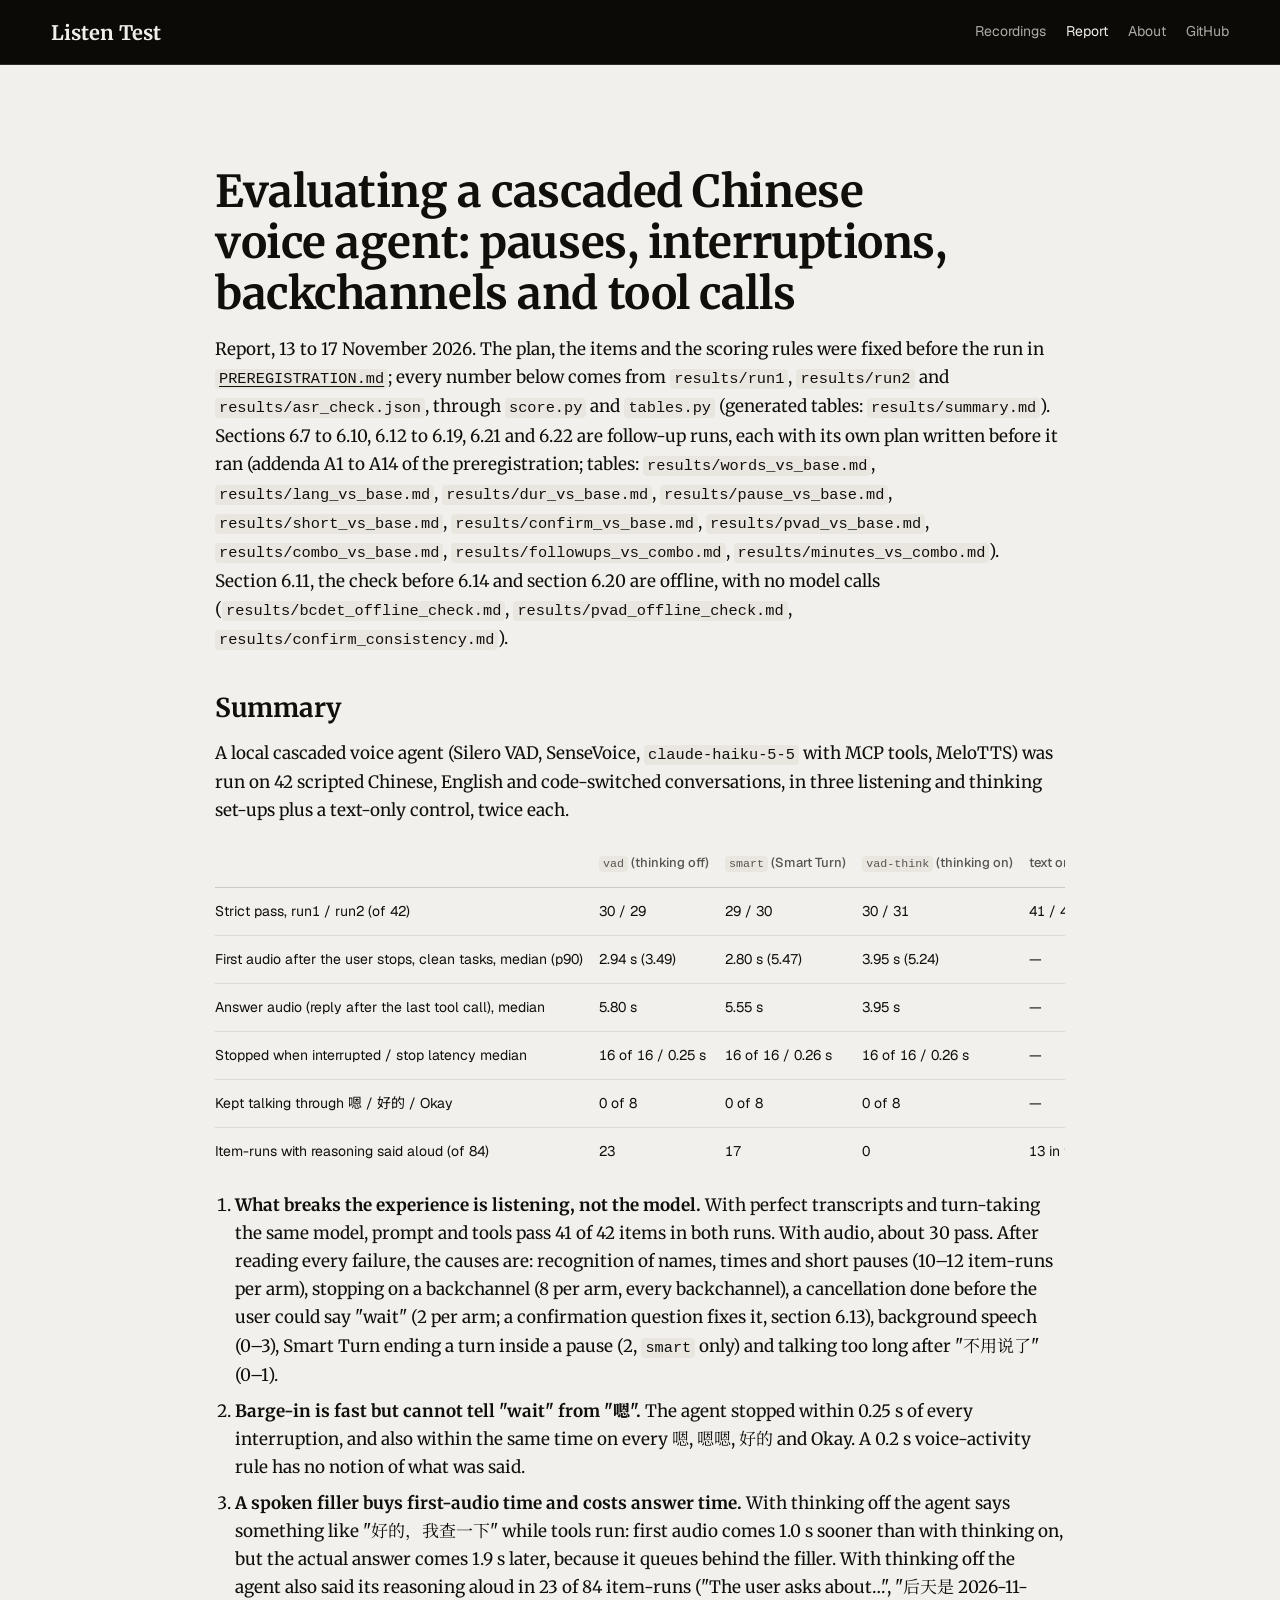
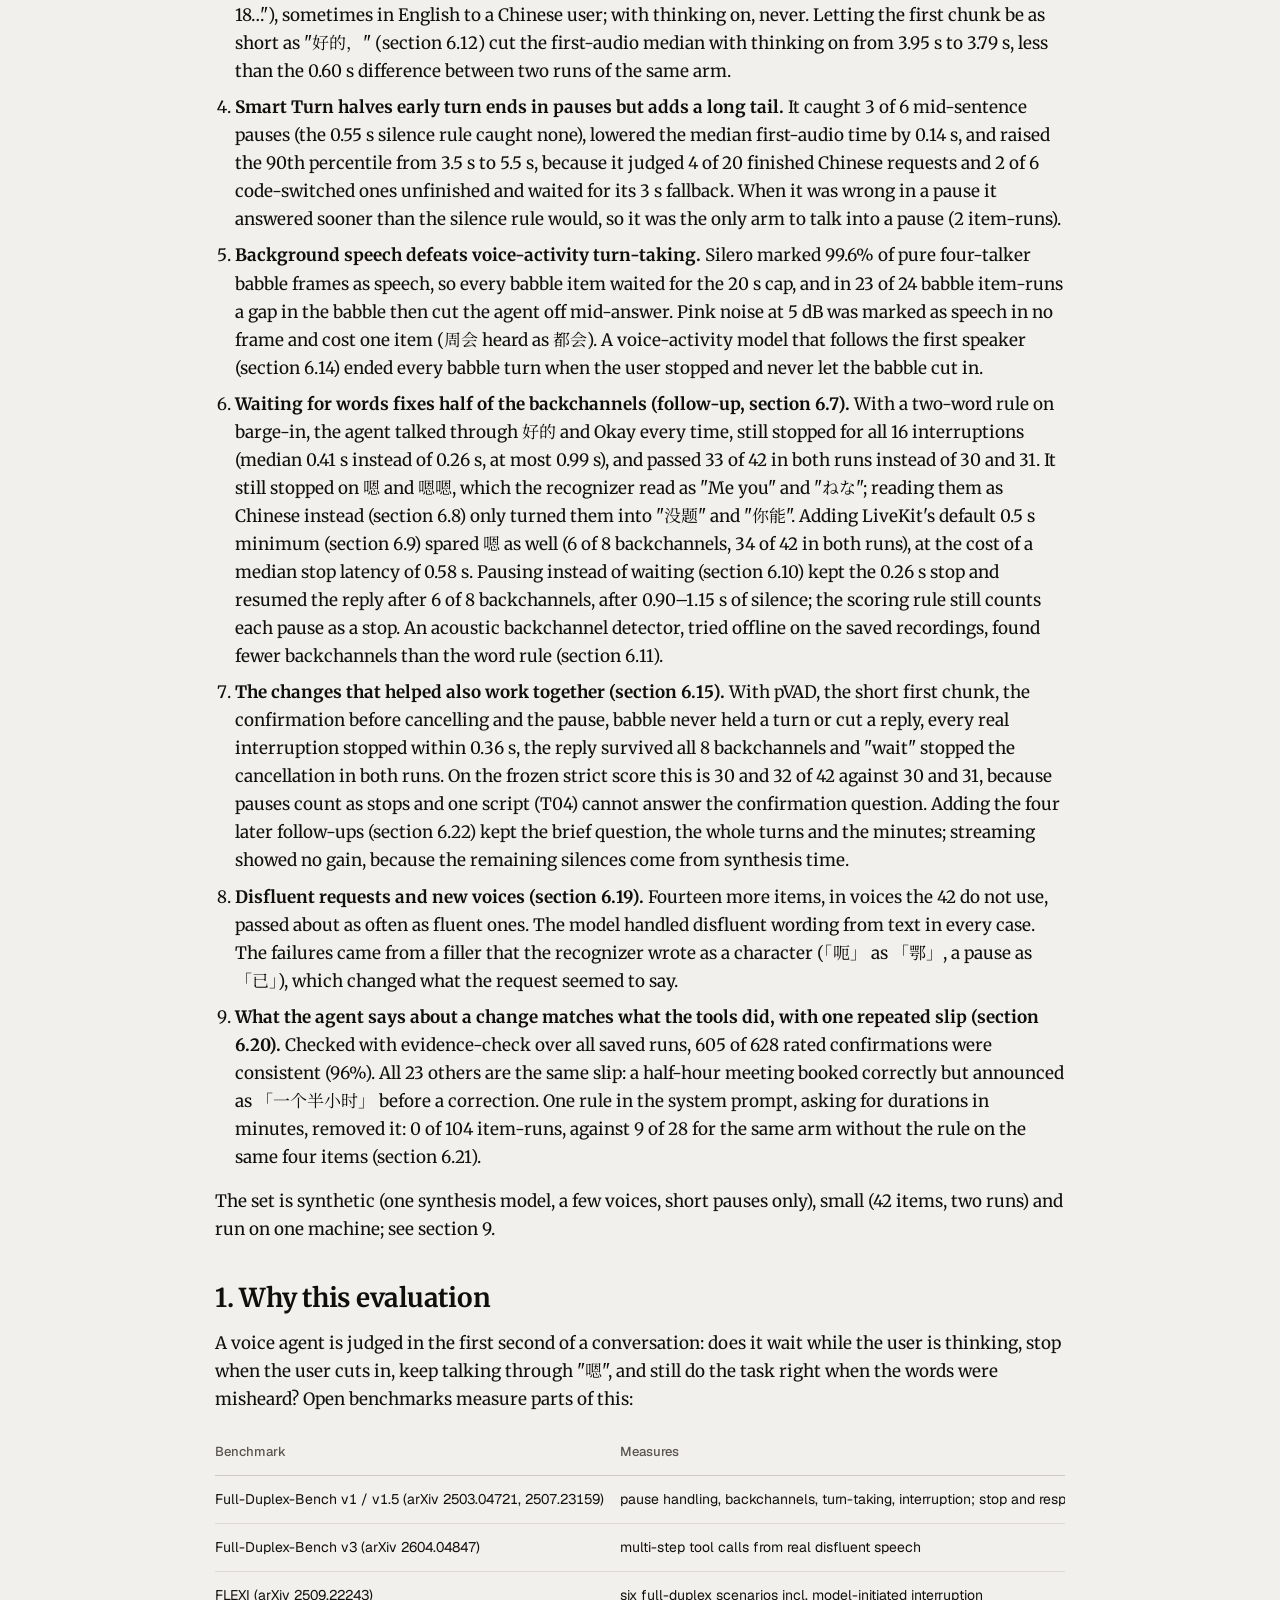
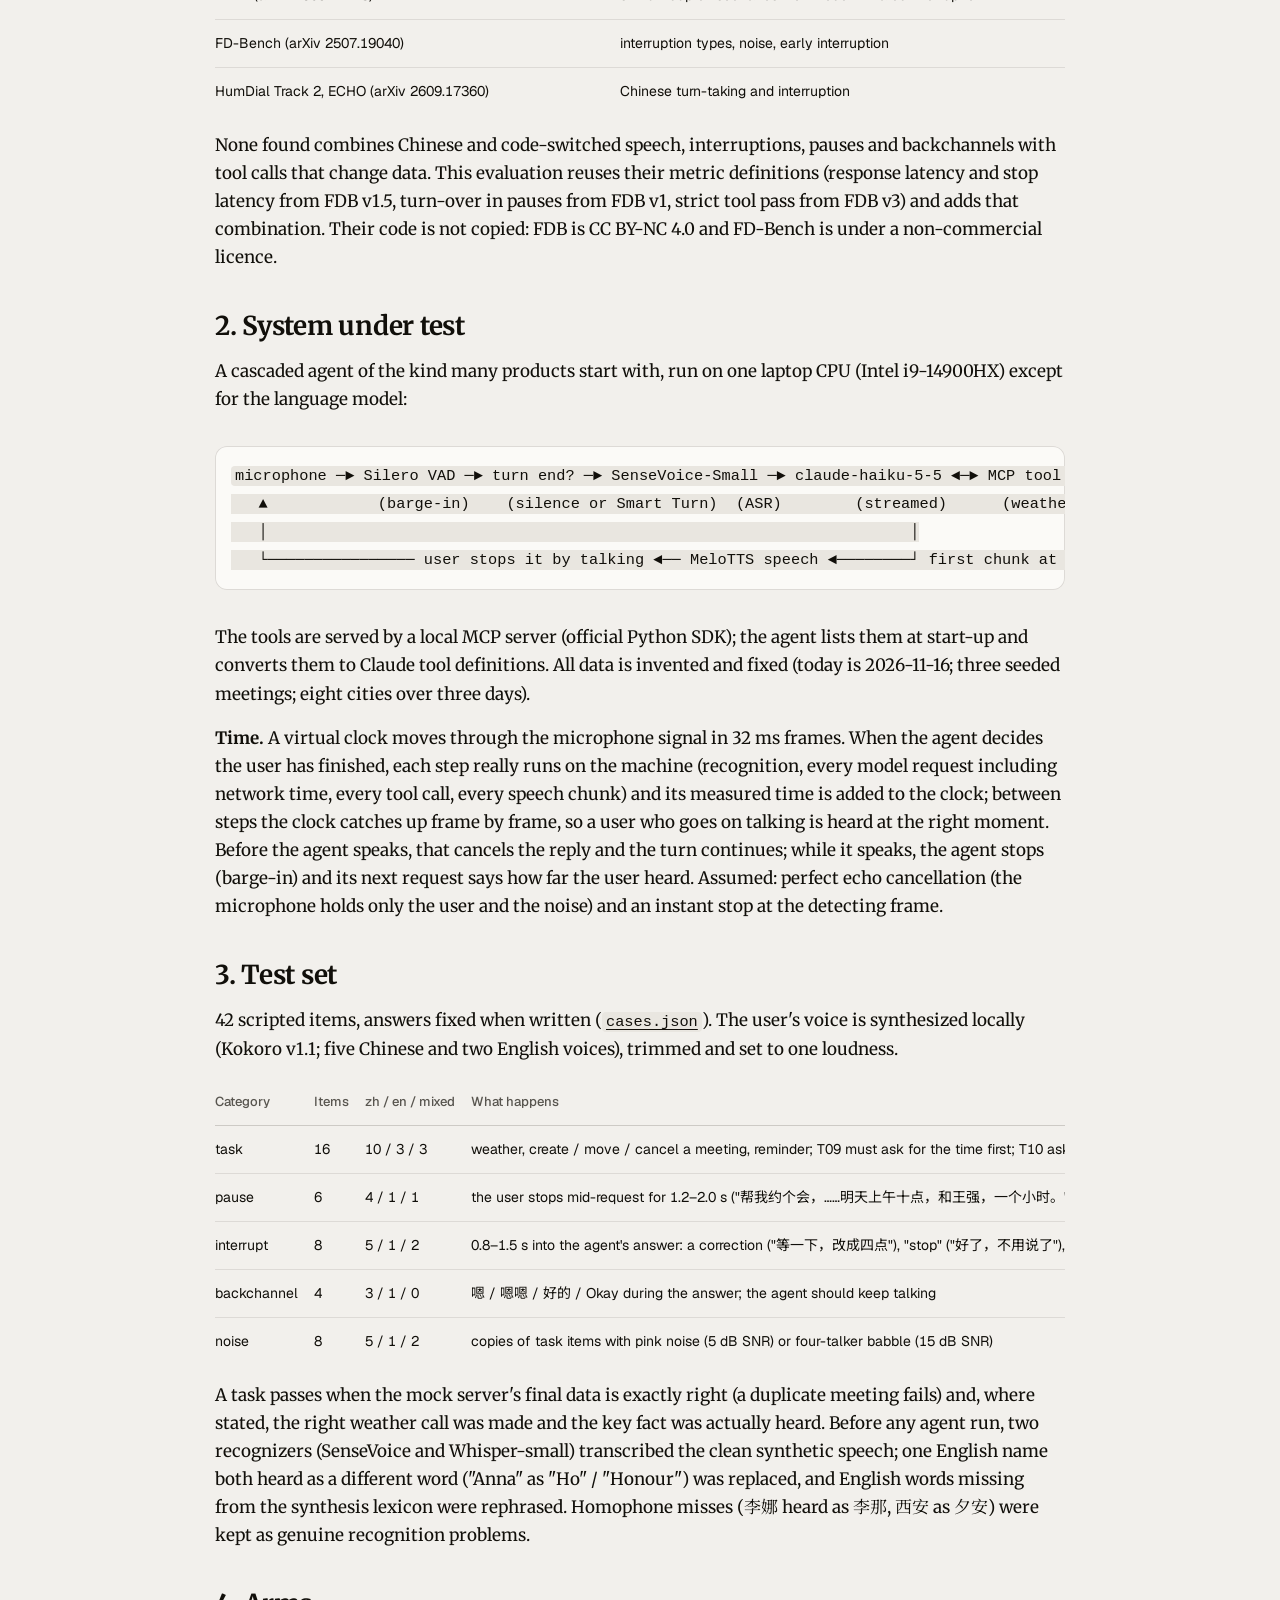
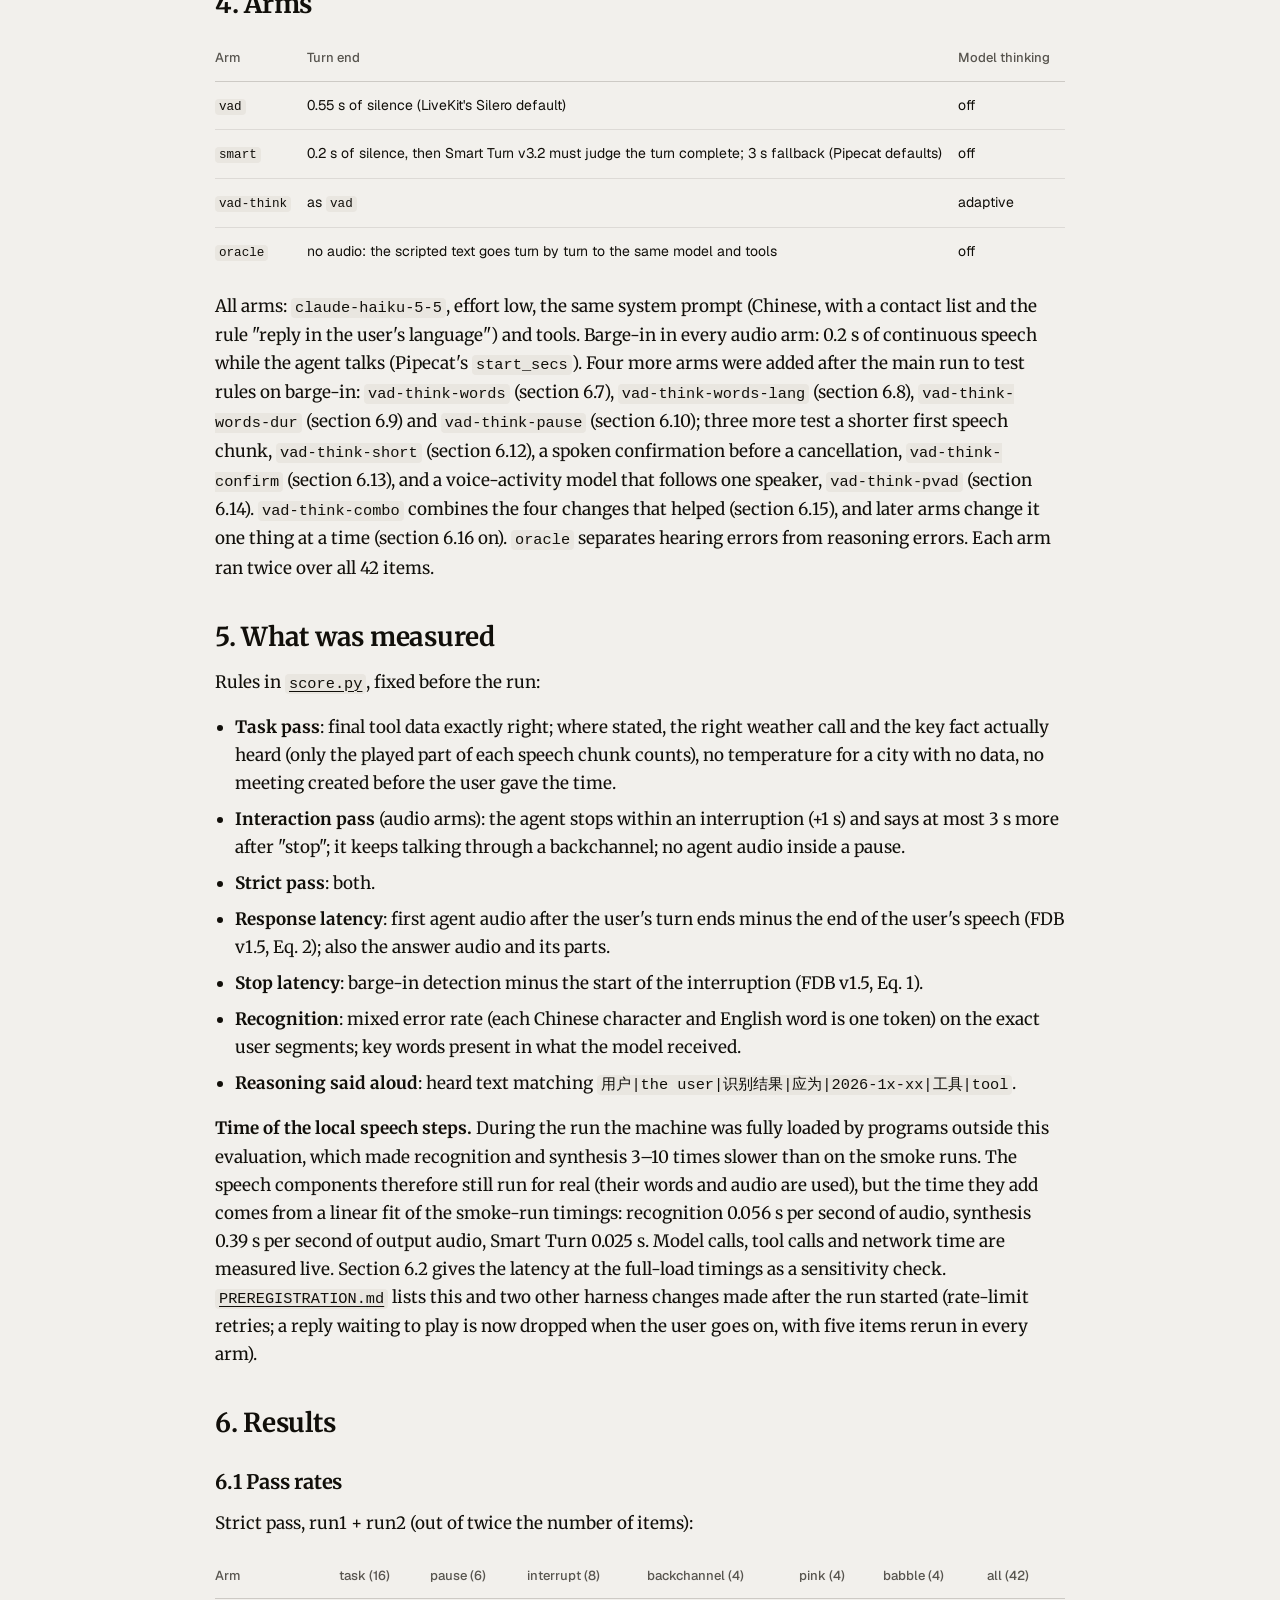
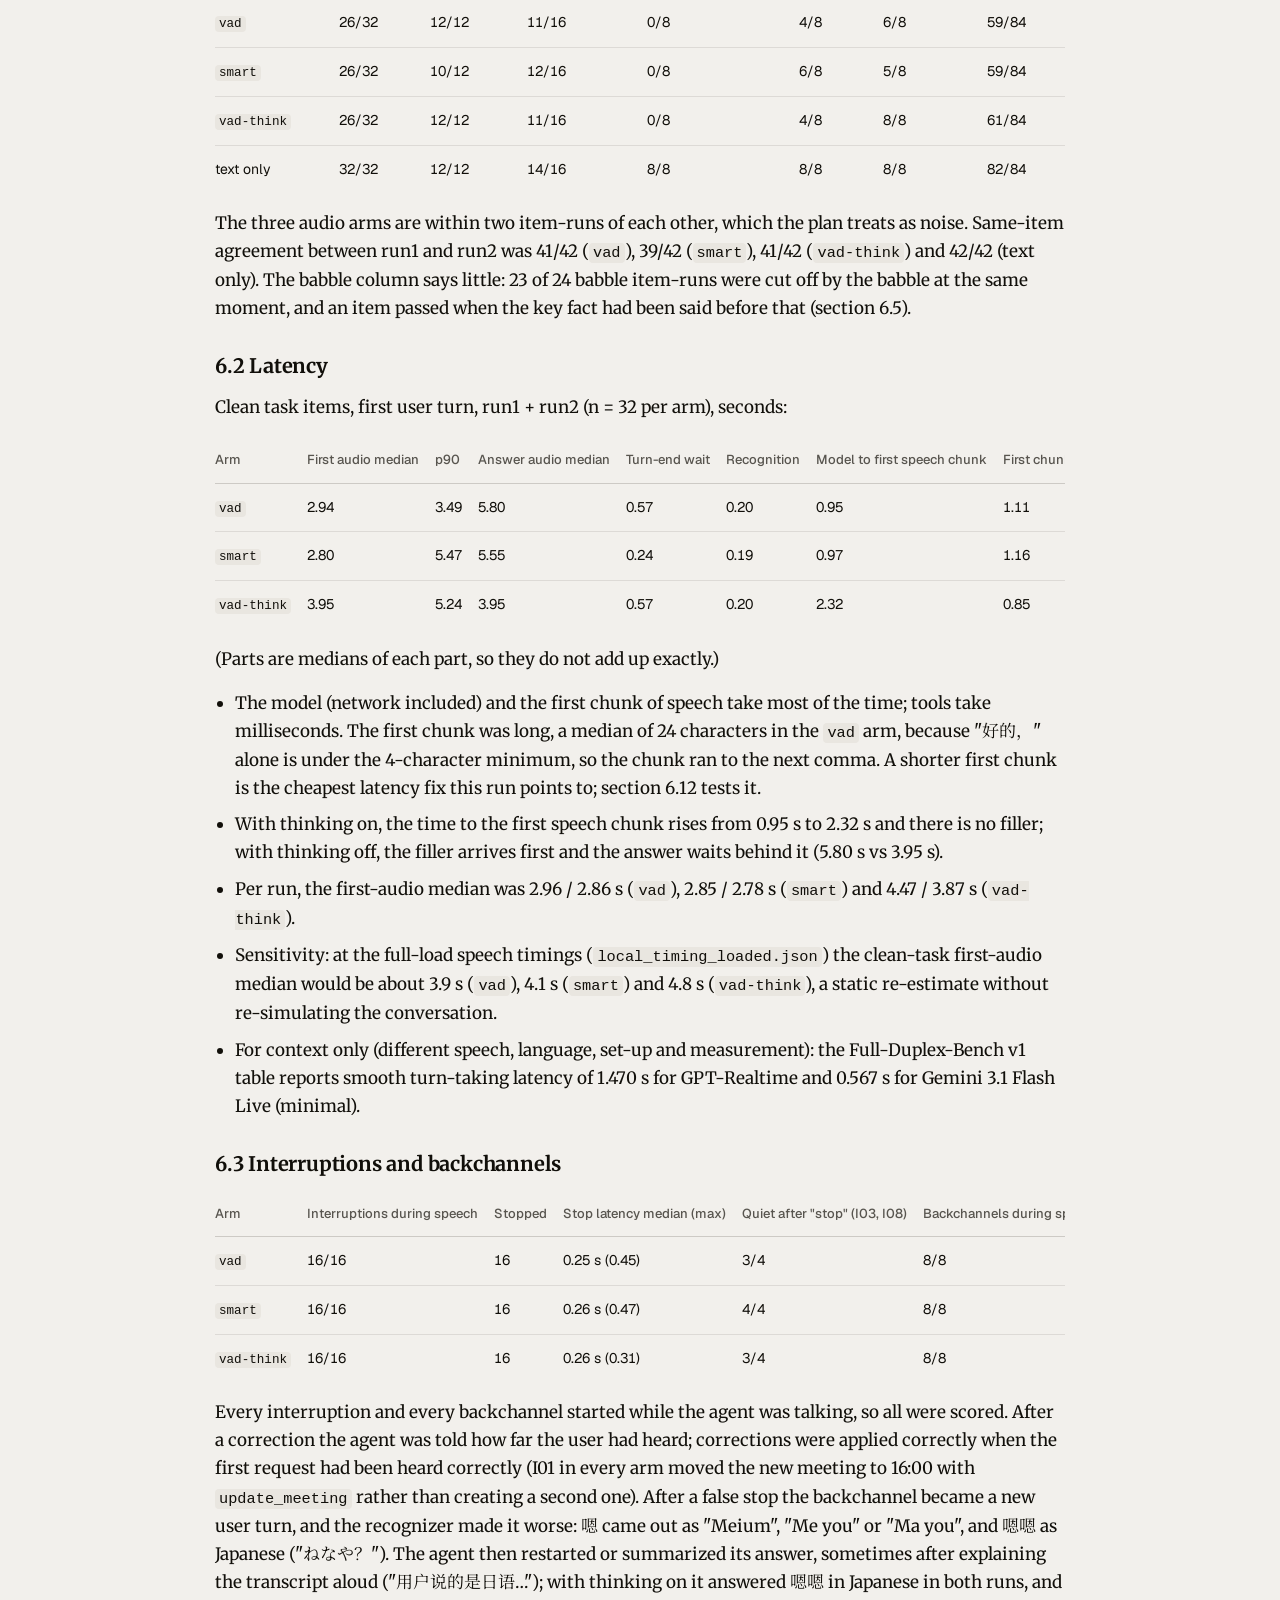
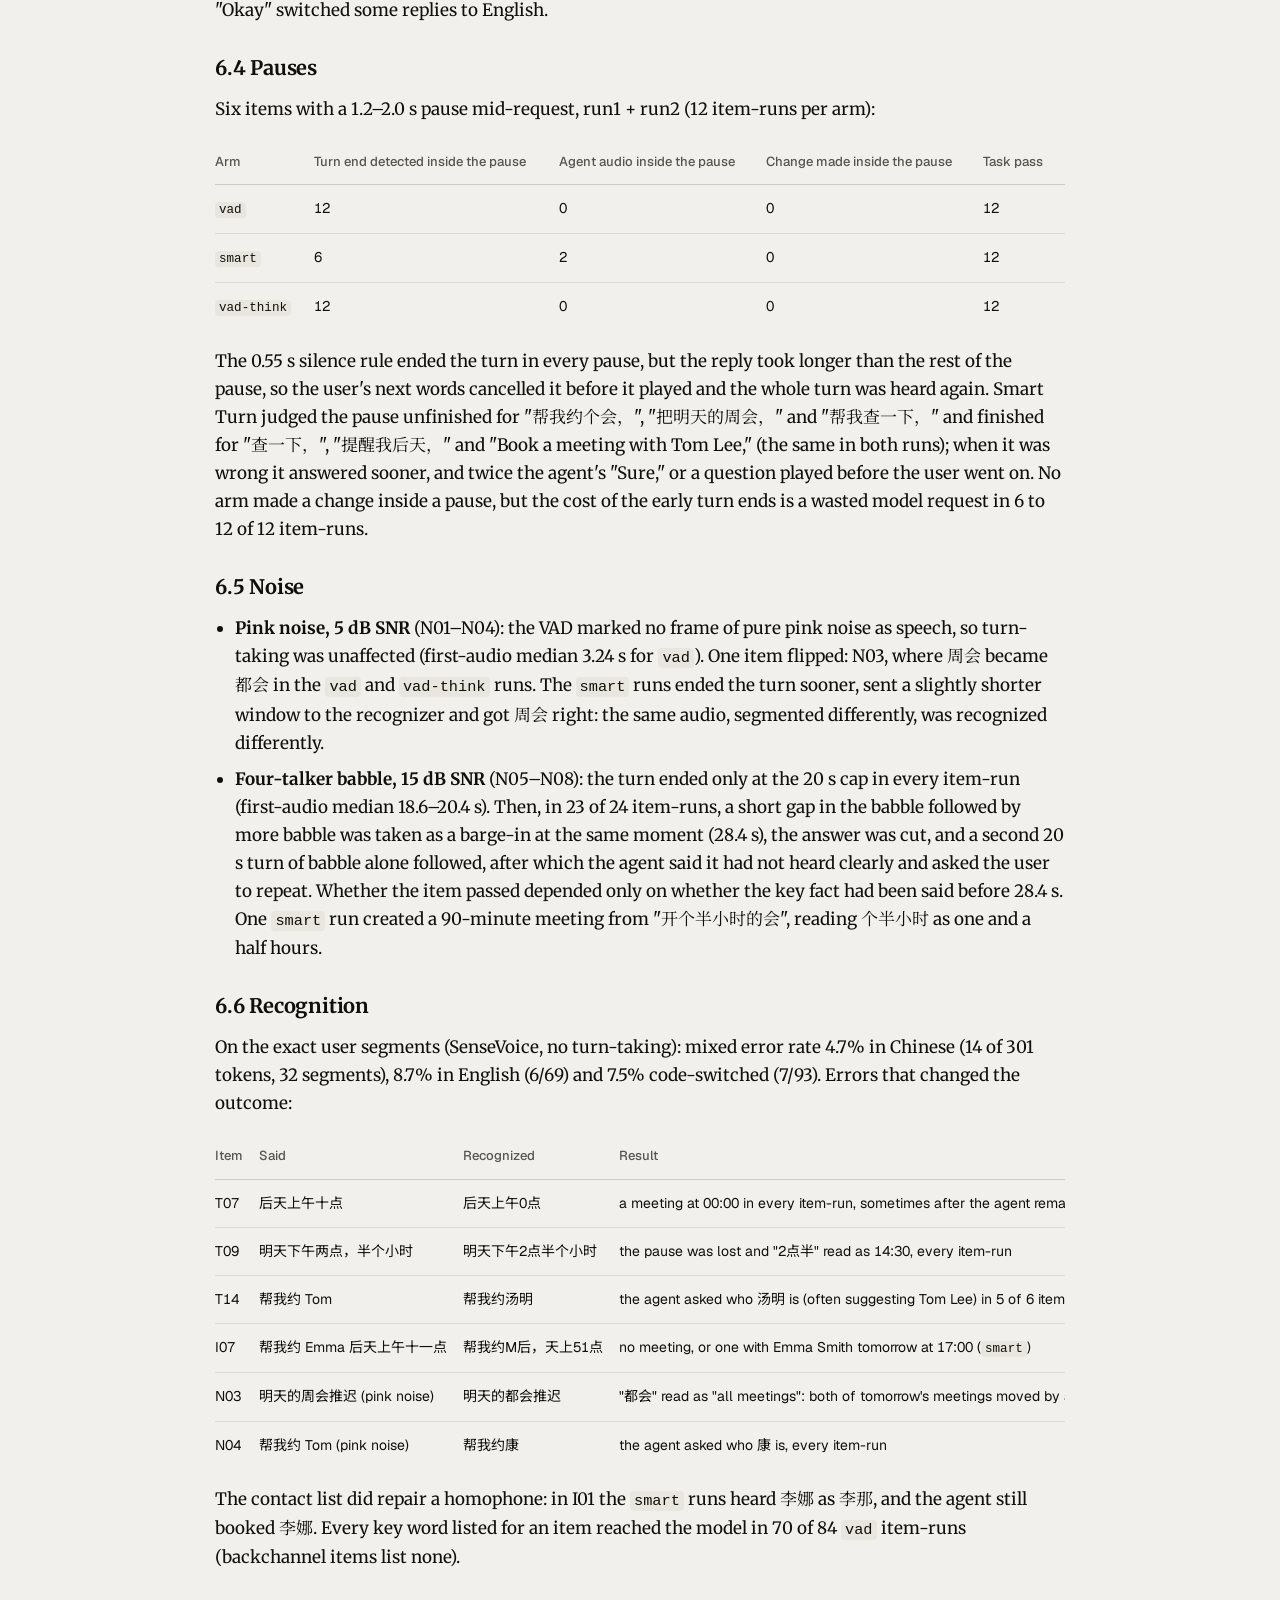
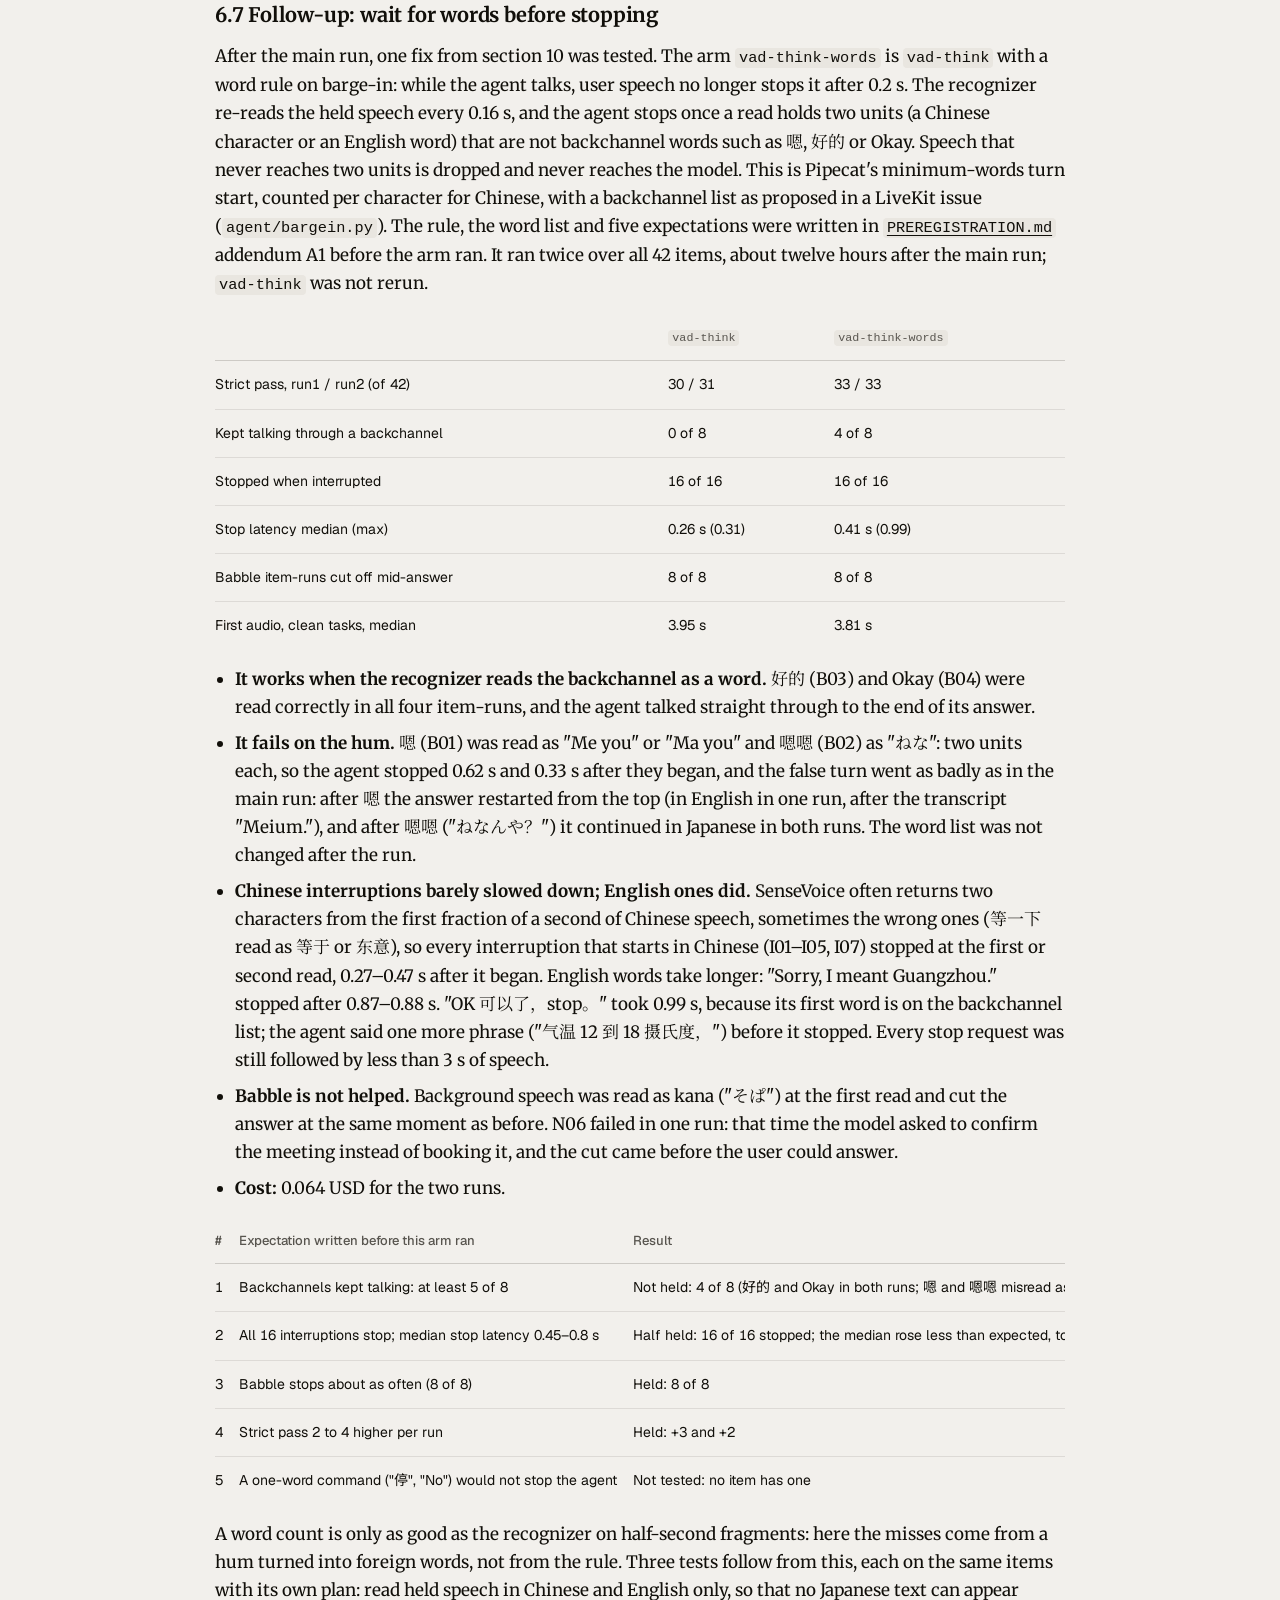
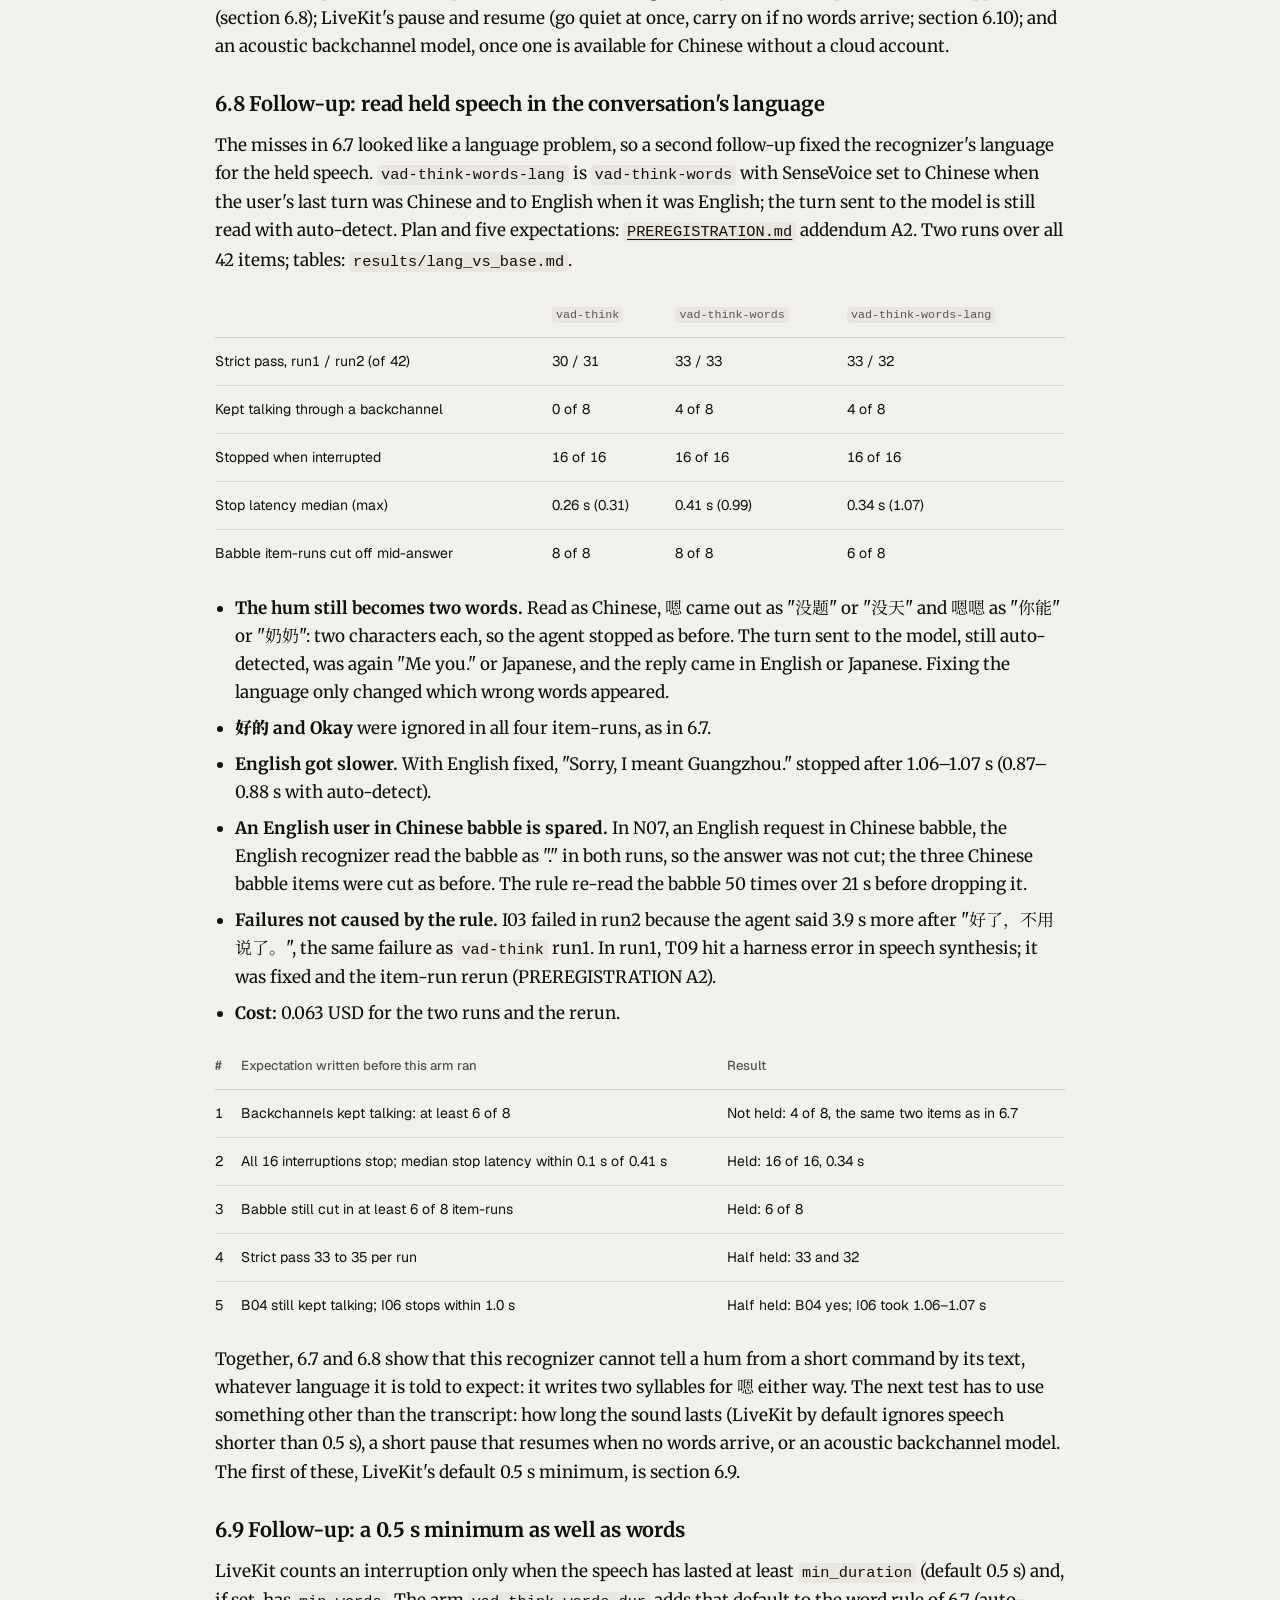
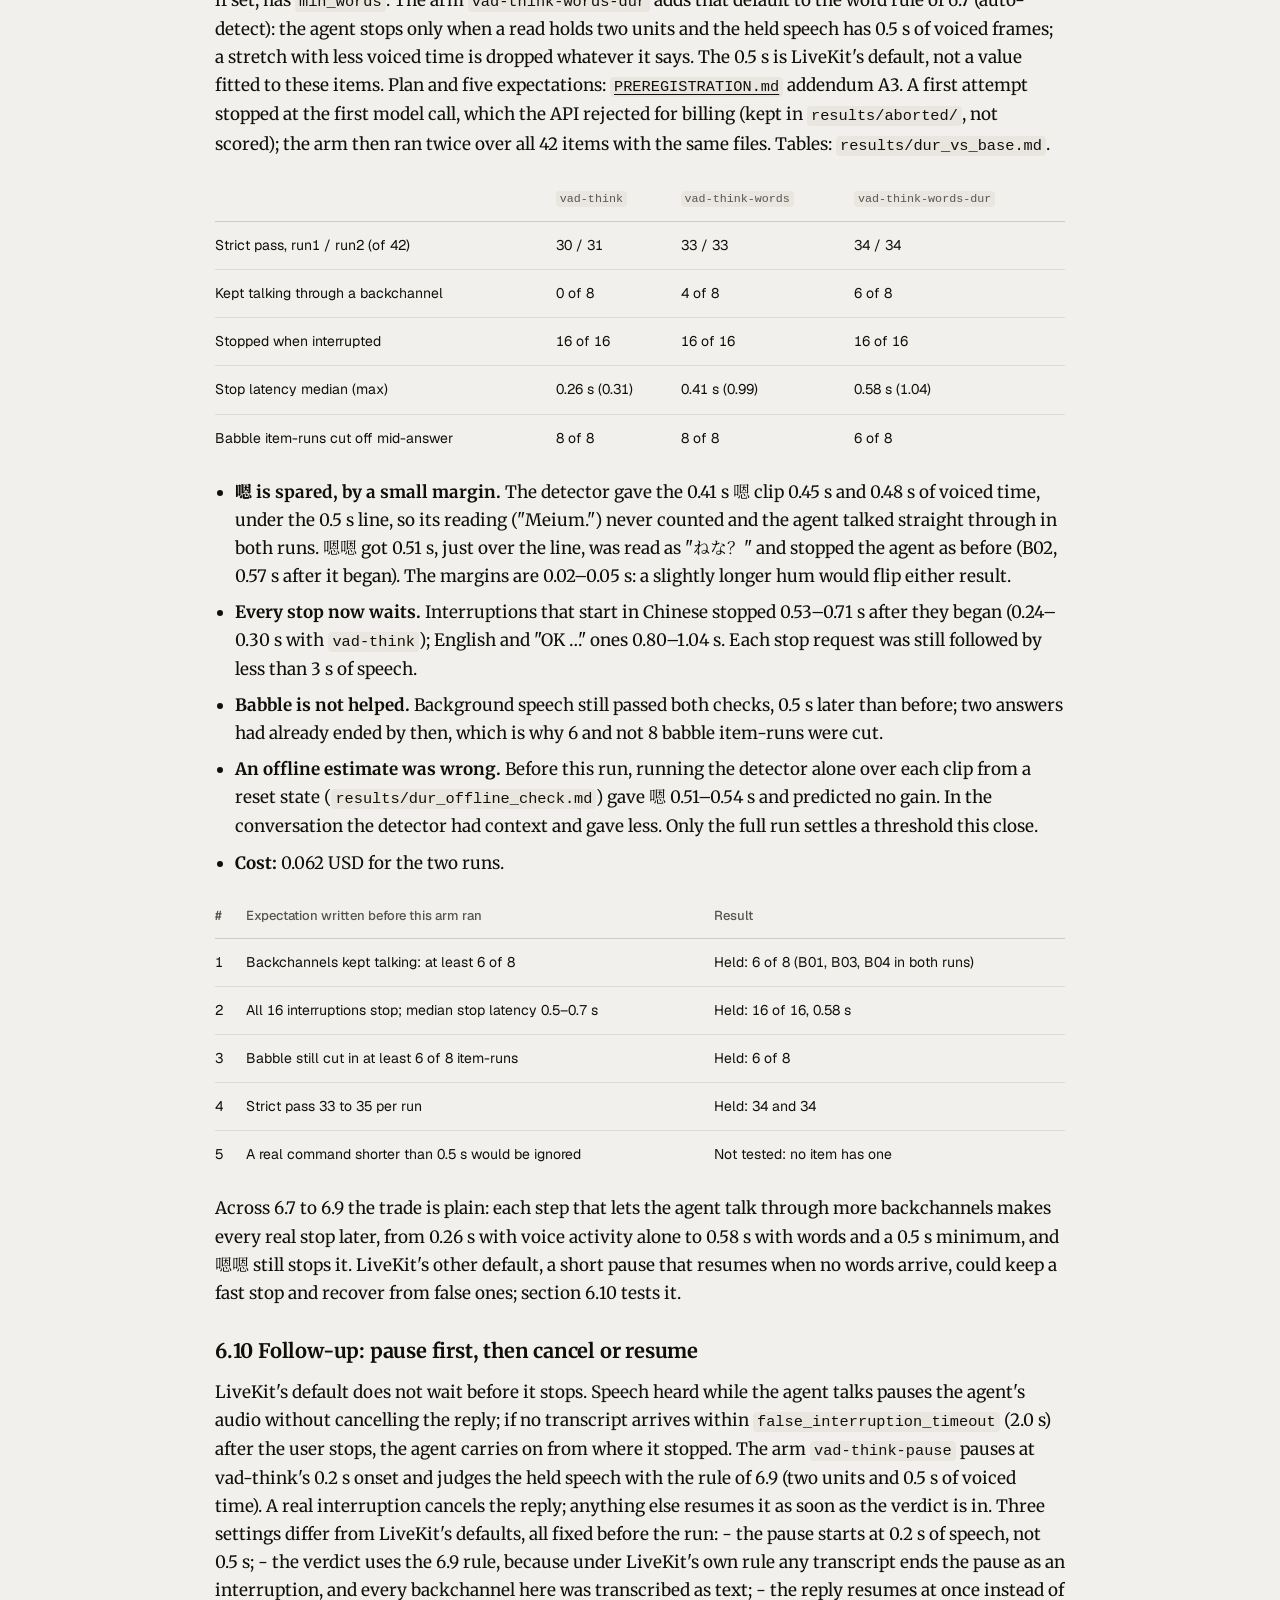
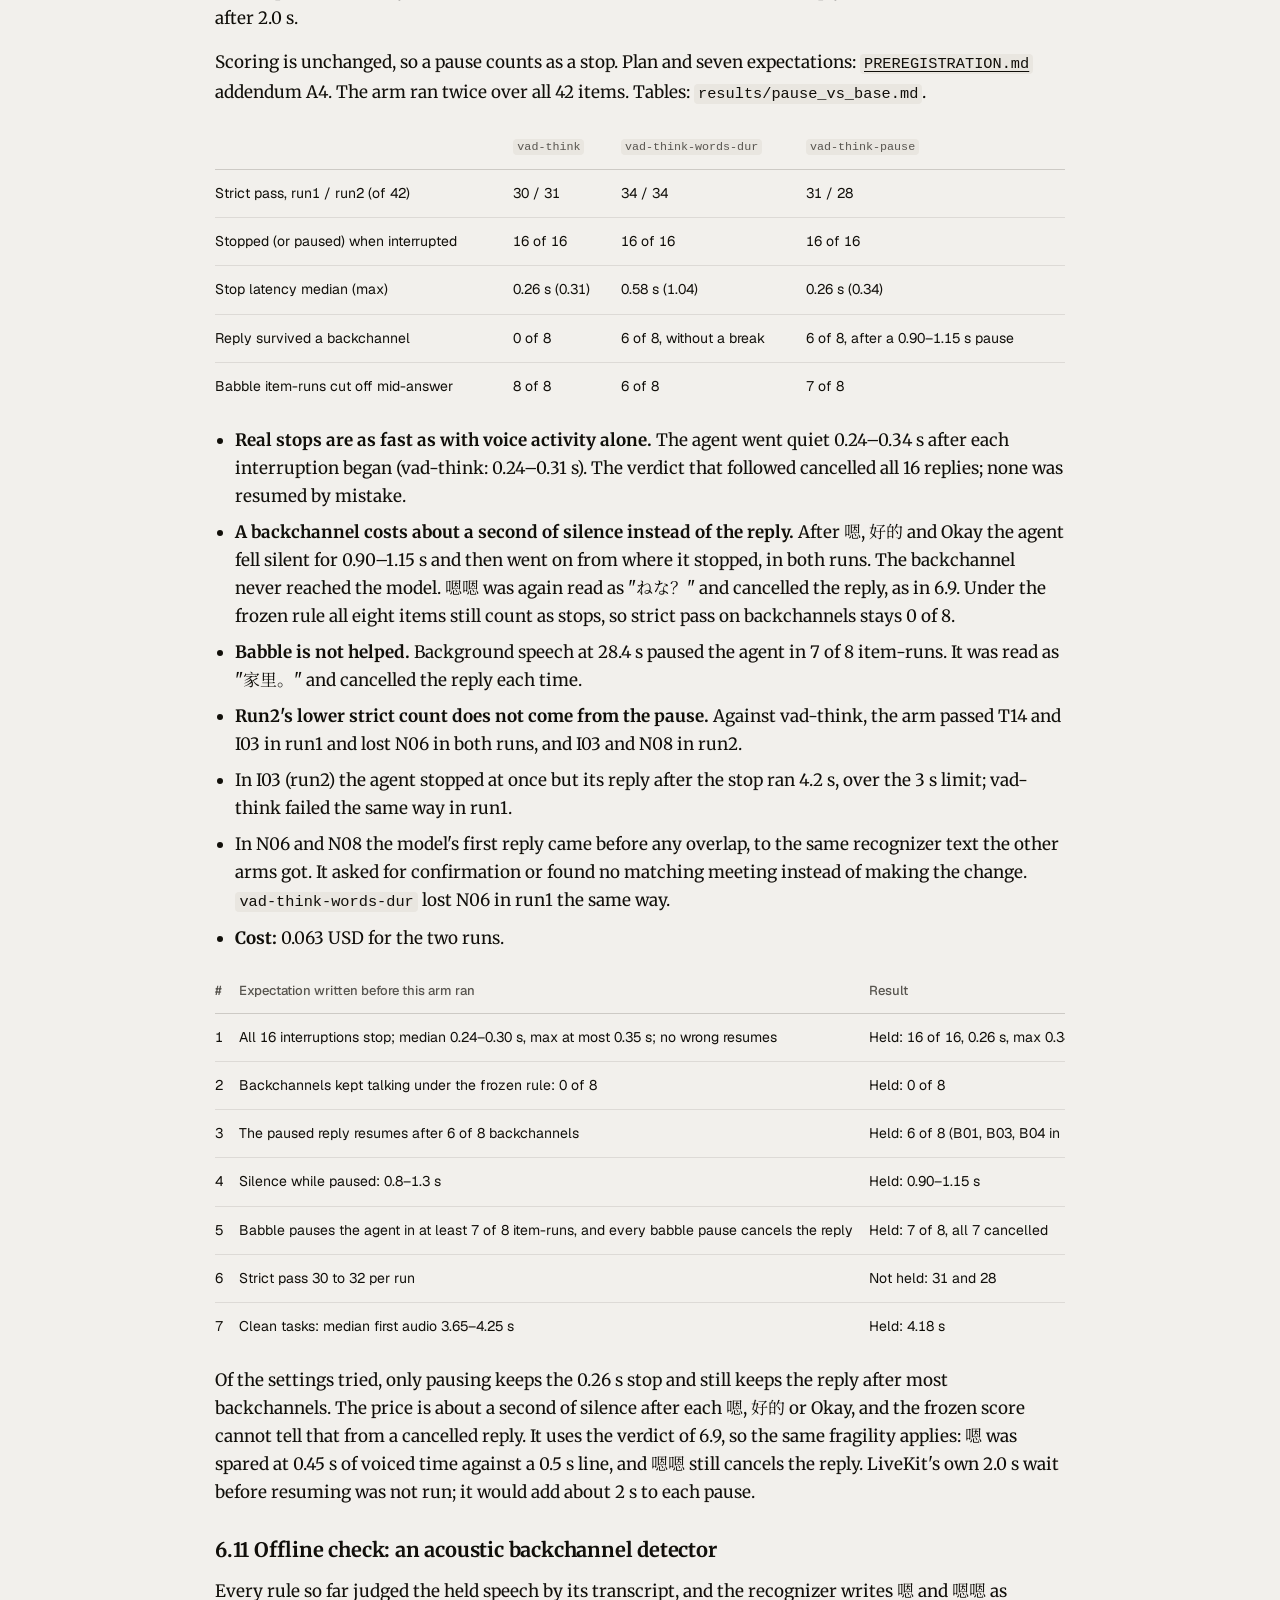
<file: report.html>
<!doctype html>
<html lang="en">
<head>
<meta charset="utf-8">
<meta name="viewport" content="width=device-width, initial-scale=1">
<title>Report · Listen Test</title>
<meta name="description" content="The full evaluation report: pauses, interruptions, backchannels, background speech and tool tasks.">
<meta name="theme-color" content="#232220">
<link rel="icon" href="favicon.svg" type="image/svg+xml">
<link rel="stylesheet" href="fonts/fonts.css">
<link rel="stylesheet" href="tokens.css">
<link rel="stylesheet" href="kit.css">
<link rel="stylesheet" href="page.css">
</head>
<body>
<a class="skip" href="#main">Skip to the report</a>
<header class="mast k-night"><div class="k-wrap mast__in"><a class="wordmark" href="en.html">Listen Test</a>
<nav aria-label="Pages"><ul class="nav"><li><a href="en.html">Recordings</a></li><li><a href="report.html" aria-current="page">Report</a></li>
<li><a href="about-en.html">About</a></li><li><a href="https://github.com/llia0031-dotcom/voice-agent-eval">GitHub</a></li></ul></nav></div></header>
<main id="main" class="doc k-sec">
  <article class="k-wrap report"><h1>Evaluating a cascaded Chinese voice agent: pauses, interruptions, backchannels and tool calls</h1>
<p>Report, 13 to 17 November 2026. The plan, the items and the scoring rules were fixed before the run in <a href="https://github.com/llia0031-dotcom/voice-agent-eval/blob/main/eval/PREREGISTRATION.md"><code>PREREGISTRATION.md</code></a>; every number below comes from <code>results/run1</code>, <code>results/run2</code> and <code>results/asr_check.json</code>, through <code>score.py</code> and <code>tables.py</code> (generated tables: <code>results/summary.md</code>). Sections 6.7 to 6.10, 6.12 to 6.19, 6.21 and 6.22 are follow-up runs, each with its own plan written before it ran (addenda A1 to A14 of the preregistration; tables: <code>results/words_vs_base.md</code>, <code>results/lang_vs_base.md</code>, <code>results/dur_vs_base.md</code>, <code>results/pause_vs_base.md</code>, <code>results/short_vs_base.md</code>, <code>results/confirm_vs_base.md</code>, <code>results/pvad_vs_base.md</code>, <code>results/combo_vs_base.md</code>, <code>results/followups_vs_combo.md</code>, <code>results/minutes_vs_combo.md</code>). Section 6.11, the check before 6.14 and section 6.20 are offline, with no model calls (<code>results/bcdet_offline_check.md</code>, <code>results/pvad_offline_check.md</code>, <code>results/confirm_consistency.md</code>).</p>
<h2>Summary</h2>
<p>A local cascaded voice agent (Silero VAD, SenseVoice, <code>claude-haiku-5-5</code> with MCP tools, MeloTTS) was run on 42 scripted Chinese, English and code-switched conversations, in three listening and thinking set-ups plus a text-only control, twice each.</p>
<div class="tbl" tabindex="0" role="region" aria-label="Table 1"><table>
<thead>
<tr>
<th><span class="visually-hidden">Measure</span></th>
<th><code>vad</code> (thinking off)</th>
<th><code>smart</code> (Smart Turn)</th>
<th><code>vad-think</code> (thinking on)</th>
<th>text only</th>
</tr>
</thead>
<tbody>
<tr>
<td>Strict pass, run1 / run2 (of 42)</td>
<td>30 / 29</td>
<td>29 / 30</td>
<td>30 / 31</td>
<td>41 / 41</td>
</tr>
<tr>
<td>First audio after the user stops, clean tasks, median (p90)</td>
<td>2.94 s (3.49)</td>
<td>2.80 s (5.47)</td>
<td>3.95 s (5.24)</td>
<td>—</td>
</tr>
<tr>
<td>Answer audio (reply after the last tool call), median</td>
<td>5.80 s</td>
<td>5.55 s</td>
<td>3.95 s</td>
<td>—</td>
</tr>
<tr>
<td>Stopped when interrupted / stop latency median</td>
<td>16 of 16 / 0.25 s</td>
<td>16 of 16 / 0.26 s</td>
<td>16 of 16 / 0.26 s</td>
<td>—</td>
</tr>
<tr>
<td>Kept talking through 嗯 / 好的 / Okay</td>
<td>0 of 8</td>
<td>0 of 8</td>
<td>0 of 8</td>
<td>—</td>
</tr>
<tr>
<td>Item-runs with reasoning said aloud (of 84)</td>
<td>23</td>
<td>17</td>
<td>0</td>
<td>13 in text</td>
</tr>
</tbody>
</table></div>
<ol>
<li><strong>What breaks the experience is listening, not the model.</strong> With perfect transcripts and turn-taking the same model, prompt and tools pass 41 of 42 items in both runs. With audio, about 30 pass. After reading every failure, the causes are: recognition of names, times and short pauses (10–12 item-runs per arm), stopping on a backchannel (8 per arm, every backchannel), a cancellation done before the user could say "wait" (2 per arm; a confirmation question fixes it, section 6.13), background speech (0–3), Smart Turn ending a turn inside a pause (2, <code>smart</code> only) and talking too long after "不用说了" (0–1).</li>
<li><strong>Barge-in is fast but cannot tell "wait" from "嗯".</strong> The agent stopped within 0.25 s of every interruption, and also within the same time on every 嗯, 嗯嗯, 好的 and Okay. A 0.2 s voice-activity rule has no notion of what was said.</li>
<li><strong>A spoken filler buys first-audio time and costs answer time.</strong> With thinking off the agent says something like "好的，我查一下" while tools run: first audio comes 1.0 s sooner than with thinking on, but the actual answer comes 1.9 s later, because it queues behind the filler. With thinking off the agent also said its reasoning aloud in 23 of 84 item-runs ("The user asks about…", "后天是 2026-11-18…"), sometimes in English to a Chinese user; with thinking on, never. Letting the first chunk be as short as "好的，" (section 6.12) cut the first-audio median with thinking on from 3.95 s to 3.79 s, less than the 0.60 s difference between two runs of the same arm.</li>
<li><strong>Smart Turn halves early turn ends in pauses but adds a long tail.</strong> It caught 3 of 6 mid-sentence pauses (the 0.55 s silence rule caught none), lowered the median first-audio time by 0.14 s, and raised the 90th percentile from 3.5 s to 5.5 s, because it judged 4 of 20 finished Chinese requests and 2 of 6 code-switched ones unfinished and waited for its 3 s fallback. When it was wrong in a pause it answered sooner than the silence rule would, so it was the only arm to talk into a pause (2 item-runs).</li>
<li><strong>Background speech defeats voice-activity turn-taking.</strong> Silero marked 99.6% of pure four-talker babble frames as speech, so every babble item waited for the 20 s cap, and in 23 of 24 babble item-runs a gap in the babble then cut the agent off mid-answer. Pink noise at 5 dB was marked as speech in no frame and cost one item (周会 heard as 都会). A voice-activity model that follows the first speaker (section 6.14) ended every babble turn when the user stopped and never let the babble cut in.</li>
<li>
<p><strong>Waiting for words fixes half of the backchannels (follow-up, section 6.7).</strong> With a two-word rule on barge-in, the agent talked through 好的 and Okay every time, still stopped for all 16 interruptions (median 0.41 s instead of 0.26 s, at most 0.99 s), and passed 33 of 42 in both runs instead of 30 and 31. It still stopped on 嗯 and 嗯嗯, which the recognizer read as "Me you" and "ねな"; reading them as Chinese instead (section 6.8) only turned them into "没题" and "你能". Adding LiveKit's default 0.5 s minimum (section 6.9) spared 嗯 as well (6 of 8 backchannels, 34 of 42 in both runs), at the cost of a median stop latency of 0.58 s. Pausing instead of waiting (section 6.10) kept the 0.26 s stop and resumed the reply after 6 of 8 backchannels, after 0.90–1.15 s of silence; the scoring rule still counts each pause as a stop. An acoustic backchannel detector, tried offline on the saved recordings, found fewer backchannels than the word rule (section 6.11).</p>
</li>
<li>
<p><strong>The changes that helped also work together (section 6.15).</strong> With pVAD, the short first chunk, the confirmation before cancelling and the pause, babble never held a turn or cut a reply, every real interruption stopped within 0.36 s, the reply survived all 8 backchannels and "wait" stopped the cancellation in both runs. On the frozen strict score this is 30 and 32 of 42 against 30 and 31, because pauses count as stops and one script (T04) cannot answer the confirmation question. Adding the four later follow-ups (section 6.22) kept the brief question, the whole turns and the minutes; streaming showed no gain, because the remaining silences come from synthesis time.</p>
</li>
<li><strong>Disfluent requests and new voices (section 6.19).</strong> Fourteen more items, in voices the 42 do not use, passed about as often as fluent ones. The model handled disfluent wording from text in every case. The failures came from a filler that the recognizer wrote as a character (<span lang="zh-CN">「呃」</span> as <span lang="zh-CN">「鄂」</span>, a pause as <span lang="zh-CN">「已」</span>), which changed what the request seemed to say.</li>
<li><strong>What the agent says about a change matches what the tools did, with one repeated slip (section 6.20).</strong> Checked with evidence-check over all saved runs, 605 of 628 rated confirmations were consistent (96%). All 23 others are the same slip: a half-hour meeting booked correctly but announced as <span lang="zh-CN">「一个半小时」</span> before a correction. One rule in the system prompt, asking for durations in minutes, removed it: 0 of 104 item-runs, against 9 of 28 for the same arm without the rule on the same four items (section 6.21).</li>
</ol>
<p>The set is synthetic (one synthesis model, a few voices, short pauses only), small (42 items, two runs) and run on one machine; see section 9.</p>
<h2>1. Why this evaluation</h2>
<p>A voice agent is judged in the first second of a conversation: does it wait while the user is thinking, stop when the user cuts in, keep talking through "嗯", and still do the task right when the words were misheard? Open benchmarks measure parts of this:</p>
<div class="tbl" tabindex="0" role="region" aria-label="Table 2"><table>
<thead>
<tr>
<th>Benchmark</th>
<th>Measures</th>
<th>Chinese</th>
<th>Tool calls</th>
</tr>
</thead>
<tbody>
<tr>
<td>Full-Duplex-Bench v1 / v1.5 (arXiv 2503.04721, 2507.23159)</td>
<td>pause handling, backchannels, turn-taking, interruption; stop and response latency</td>
<td>no</td>
<td>no</td>
</tr>
<tr>
<td>Full-Duplex-Bench v3 (arXiv 2604.04847)</td>
<td>multi-step tool calls from real disfluent speech</td>
<td>no</td>
<td>yes</td>
</tr>
<tr>
<td>FLEXI (arXiv 2509.22243)</td>
<td>six full-duplex scenarios incl. model-initiated interruption</td>
<td>not stated</td>
<td>no</td>
</tr>
<tr>
<td>FD-Bench (arXiv 2507.19040)</td>
<td>interruption types, noise, early interruption</td>
<td>no</td>
<td>no</td>
</tr>
<tr>
<td>HumDial Track 2, ECHO (arXiv 2609.17360)</td>
<td>Chinese turn-taking and interruption</td>
<td>yes</td>
<td>no</td>
</tr>
</tbody>
</table></div>
<p>None found combines Chinese and code-switched speech, interruptions, pauses and backchannels with tool calls that change data. This evaluation reuses their metric definitions (response latency and stop latency from FDB v1.5, turn-over in pauses from FDB v1, strict tool pass from FDB v3) and adds that combination. Their code is not copied: FDB is CC BY-NC 4.0 and FD-Bench is under a non-commercial licence.</p>
<h2>2. System under test</h2>
<p>A cascaded agent of the kind many products start with, run on one laptop CPU (Intel i9-14900HX) except for the language model:</p>
<pre tabindex="0"><code>microphone ─► Silero VAD ─► turn end? ─► SenseVoice-Small ─► claude-haiku-5-5 ◄─► MCP tool server
   ▲            (barge-in)    (silence or Smart Turn)  (ASR)        (streamed)      (weather, calendar, reminders)
   │                                                                      │
   └──────────────── user stops it by talking ◄── MeloTTS speech ◄────────┘ first chunk at the first comma or full stop
</code></pre>
<p>The tools are served by a local MCP server (official Python SDK); the agent lists them at start-up and converts them to Claude tool definitions. All data is invented and fixed (today is 2026-11-16; three seeded meetings; eight cities over three days).</p>
<p><strong>Time.</strong> A virtual clock moves through the microphone signal in 32 ms frames. When the agent decides the user has finished, each step really runs on the machine (recognition, every model request including network time, every tool call, every speech chunk) and its measured time is added to the clock; between steps the clock catches up frame by frame, so a user who goes on talking is heard at the right moment. Before the agent speaks, that cancels the reply and the turn continues; while it speaks, the agent stops (barge-in) and its next request says how far the user heard. Assumed: perfect echo cancellation (the microphone holds only the user and the noise) and an instant stop at the detecting frame.</p>
<h2>3. Test set</h2>
<p>42 scripted items, answers fixed when written (<a href="https://github.com/llia0031-dotcom/voice-agent-eval/blob/main/eval/cases.json"><code>cases.json</code></a>). The user's voice is synthesized locally (Kokoro v1.1; five Chinese and two English voices), trimmed and set to one loudness.</p>
<div class="tbl" tabindex="0" role="region" aria-label="Table 3"><table>
<thead>
<tr>
<th>Category</th>
<th>Items</th>
<th>zh / en / mixed</th>
<th>What happens</th>
</tr>
</thead>
<tbody>
<tr>
<td>task</td>
<td>16</td>
<td>10 / 3 / 3</td>
<td>weather, create / move / cancel a meeting, reminder; T09 must ask for the time first; T10 asks for a city with no data</td>
</tr>
<tr>
<td>pause</td>
<td>6</td>
<td>4 / 1 / 1</td>
<td>the user stops mid-request for 1.2–2.0 s ("帮我约个会，……明天上午十点，和王强，一个小时。")</td>
</tr>
<tr>
<td>interrupt</td>
<td>8</td>
<td>5 / 1 / 2</td>
<td>0.8–1.5 s into the agent's answer: a correction ("等一下，改成四点"), "stop" ("好了，不用说了"), or "先别取消"</td>
</tr>
<tr>
<td>backchannel</td>
<td>4</td>
<td>3 / 1 / 0</td>
<td>嗯 / 嗯嗯 / 好的 / Okay during the answer; the agent should keep talking</td>
</tr>
<tr>
<td>noise</td>
<td>8</td>
<td>5 / 1 / 2</td>
<td>copies of task items with pink noise (5 dB SNR) or four-talker babble (15 dB SNR)</td>
</tr>
</tbody>
</table></div>
<p>A task passes when the mock server's final data is exactly right (a duplicate meeting fails) and, where stated, the right weather call was made and the key fact was actually heard. Before any agent run, two recognizers (SenseVoice and Whisper-small) transcribed the clean synthetic speech; one English name both heard as a different word ("Anna" as "Ho" / "Honour") was replaced, and English words missing from the synthesis lexicon were rephrased. Homophone misses (李娜 heard as 李那, 西安 as 夕安) were kept as genuine recognition problems.</p>
<h2>4. Arms</h2>
<div class="tbl" tabindex="0" role="region" aria-label="Table 4"><table>
<thead>
<tr>
<th>Arm</th>
<th>Turn end</th>
<th>Model thinking</th>
</tr>
</thead>
<tbody>
<tr>
<td><code>vad</code></td>
<td>0.55 s of silence (LiveKit's Silero default)</td>
<td>off</td>
</tr>
<tr>
<td><code>smart</code></td>
<td>0.2 s of silence, then Smart Turn v3.2 must judge the turn complete; 3 s fallback (Pipecat defaults)</td>
<td>off</td>
</tr>
<tr>
<td><code>vad-think</code></td>
<td>as <code>vad</code></td>
<td>adaptive</td>
</tr>
<tr>
<td><code>oracle</code></td>
<td>no audio: the scripted text goes turn by turn to the same model and tools</td>
<td>off</td>
</tr>
</tbody>
</table></div>
<p>All arms: <code>claude-haiku-5-5</code>, effort low, the same system prompt (Chinese, with a contact list and the rule "reply in the user's language") and tools. Barge-in in every audio arm: 0.2 s of continuous speech while the agent talks (Pipecat's <code>start_secs</code>). Four more arms were added after the main run to test rules on barge-in: <code>vad-think-words</code> (section 6.7), <code>vad-think-words-lang</code> (section 6.8), <code>vad-think-words-dur</code> (section 6.9) and <code>vad-think-pause</code> (section 6.10); three more test a shorter first speech chunk, <code>vad-think-short</code> (section 6.12), a spoken confirmation before a cancellation, <code>vad-think-confirm</code> (section 6.13), and a voice-activity model that follows one speaker, <code>vad-think-pvad</code> (section 6.14). <code>vad-think-combo</code> combines the four changes that helped (section 6.15), and later arms change it one thing at a time (section 6.16 on). <code>oracle</code> separates hearing errors from reasoning errors. Each arm ran twice over all 42 items.</p>
<h2>5. What was measured</h2>
<p>Rules in <a href="https://github.com/llia0031-dotcom/voice-agent-eval/blob/main/eval/score.py"><code>score.py</code></a>, fixed before the run:</p>
<ul>
<li><strong>Task pass</strong>: final tool data exactly right; where stated, the right weather call and the key fact actually heard (only the played part of each speech chunk counts), no temperature for a city with no data, no meeting created before the user gave the time.</li>
<li><strong>Interaction pass</strong> (audio arms): the agent stops within an interruption (+1 s) and says at most 3 s more after "stop"; it keeps talking through a backchannel; no agent audio inside a pause.</li>
<li><strong>Strict pass</strong>: both.</li>
<li><strong>Response latency</strong>: first agent audio after the user's turn ends minus the end of the user's speech (FDB v1.5, Eq. 2); also the answer audio and its parts.</li>
<li><strong>Stop latency</strong>: barge-in detection minus the start of the interruption (FDB v1.5, Eq. 1).</li>
<li><strong>Recognition</strong>: mixed error rate (each Chinese character and English word is one token) on the exact user segments; key words present in what the model received.</li>
<li><strong>Reasoning said aloud</strong>: heard text matching <code>用户|the user|识别结果|应为|2026-1x-xx|工具|tool</code>.</li>
</ul>
<p><strong>Time of the local speech steps.</strong> During the run the machine was fully loaded by programs outside this evaluation, which made recognition and synthesis 3–10 times slower than on the smoke runs. The speech components therefore still run for real (their words and audio are used), but the time they add comes from a linear fit of the smoke-run timings: recognition 0.056 s per second of audio, synthesis 0.39 s per second of output audio, Smart Turn 0.025 s. Model calls, tool calls and network time are measured live. Section 6.2 gives the latency at the full-load timings as a sensitivity check. <a href="https://github.com/llia0031-dotcom/voice-agent-eval/blob/main/eval/PREREGISTRATION.md"><code>PREREGISTRATION.md</code></a> lists this and two other harness changes made after the run started (rate-limit retries; a reply waiting to play is now dropped when the user goes on, with five items rerun in every arm).</p>
<h2>6. Results</h2>
<h3>6.1 Pass rates</h3>
<p>Strict pass, run1 + run2 (out of twice the number of items):</p>
<div class="tbl" tabindex="0" role="region" aria-label="Table 5"><table>
<thead>
<tr>
<th>Arm</th>
<th>task (16)</th>
<th>pause (6)</th>
<th>interrupt (8)</th>
<th>backchannel (4)</th>
<th>pink (4)</th>
<th>babble (4)</th>
<th>all (42)</th>
</tr>
</thead>
<tbody>
<tr>
<td><code>vad</code></td>
<td>26/32</td>
<td>12/12</td>
<td>11/16</td>
<td>0/8</td>
<td>4/8</td>
<td>6/8</td>
<td>59/84</td>
</tr>
<tr>
<td><code>smart</code></td>
<td>26/32</td>
<td>10/12</td>
<td>12/16</td>
<td>0/8</td>
<td>6/8</td>
<td>5/8</td>
<td>59/84</td>
</tr>
<tr>
<td><code>vad-think</code></td>
<td>26/32</td>
<td>12/12</td>
<td>11/16</td>
<td>0/8</td>
<td>4/8</td>
<td>8/8</td>
<td>61/84</td>
</tr>
<tr>
<td>text only</td>
<td>32/32</td>
<td>12/12</td>
<td>14/16</td>
<td>8/8</td>
<td>8/8</td>
<td>8/8</td>
<td>82/84</td>
</tr>
</tbody>
</table></div>
<p>The three audio arms are within two item-runs of each other, which the plan treats as noise. Same-item agreement between run1 and run2 was 41/42 (<code>vad</code>), 39/42 (<code>smart</code>), 41/42 (<code>vad-think</code>) and 42/42 (text only). The babble column says little: 23 of 24 babble item-runs were cut off by the babble at the same moment, and an item passed when the key fact had been said before that (section 6.5).</p>
<h3>6.2 Latency</h3>
<p>Clean task items, first user turn, run1 + run2 (n = 32 per arm), seconds:</p>
<div class="tbl" tabindex="0" role="region" aria-label="Table 6"><table>
<thead>
<tr>
<th>Arm</th>
<th>First audio median</th>
<th>p90</th>
<th>Answer audio median</th>
<th>Turn-end wait</th>
<th>Recognition</th>
<th>Model to first speech chunk</th>
<th>First chunk synthesis</th>
</tr>
</thead>
<tbody>
<tr>
<td><code>vad</code></td>
<td>2.94</td>
<td>3.49</td>
<td>5.80</td>
<td>0.57</td>
<td>0.20</td>
<td>0.95</td>
<td>1.11</td>
</tr>
<tr>
<td><code>smart</code></td>
<td>2.80</td>
<td>5.47</td>
<td>5.55</td>
<td>0.24</td>
<td>0.19</td>
<td>0.97</td>
<td>1.16</td>
</tr>
<tr>
<td><code>vad-think</code></td>
<td>3.95</td>
<td>5.24</td>
<td>3.95</td>
<td>0.57</td>
<td>0.20</td>
<td>2.32</td>
<td>0.85</td>
</tr>
</tbody>
</table></div>
<p>(Parts are medians of each part, so they do not add up exactly.)</p>
<ul>
<li>The model (network included) and the first chunk of speech take most of the time; tools take milliseconds. The first chunk was long, a median of 24 characters in the <code>vad</code> arm, because "好的，" alone is under the 4-character minimum, so the chunk ran to the next comma. A shorter first chunk is the cheapest latency fix this run points to; section 6.12 tests it.</li>
<li>With thinking on, the time to the first speech chunk rises from 0.95 s to 2.32 s and there is no filler; with thinking off, the filler arrives first and the answer waits behind it (5.80 s vs 3.95 s).</li>
<li>Per run, the first-audio median was 2.96 / 2.86 s (<code>vad</code>), 2.85 / 2.78 s (<code>smart</code>) and 4.47 / 3.87 s (<code>vad-think</code>).</li>
<li>Sensitivity: at the full-load speech timings (<code>local_timing_loaded.json</code>) the clean-task first-audio median would be about 3.9 s (<code>vad</code>), 4.1 s (<code>smart</code>) and 4.8 s (<code>vad-think</code>), a static re-estimate without re-simulating the conversation.</li>
<li>For context only (different speech, language, set-up and measurement): the Full-Duplex-Bench v1 table reports smooth turn-taking latency of 1.470 s for GPT-Realtime and 0.567 s for Gemini 3.1 Flash Live (minimal).</li>
</ul>
<h3>6.3 Interruptions and backchannels</h3>
<div class="tbl" tabindex="0" role="region" aria-label="Table 7"><table>
<thead>
<tr>
<th>Arm</th>
<th>Interruptions during speech</th>
<th>Stopped</th>
<th>Stop latency median (max)</th>
<th>Quiet after "stop" (I03, I08)</th>
<th>Backchannels during speech</th>
<th>Kept talking</th>
</tr>
</thead>
<tbody>
<tr>
<td><code>vad</code></td>
<td>16/16</td>
<td>16</td>
<td>0.25 s (0.45)</td>
<td>3/4</td>
<td>8/8</td>
<td>0</td>
</tr>
<tr>
<td><code>smart</code></td>
<td>16/16</td>
<td>16</td>
<td>0.26 s (0.47)</td>
<td>4/4</td>
<td>8/8</td>
<td>0</td>
</tr>
<tr>
<td><code>vad-think</code></td>
<td>16/16</td>
<td>16</td>
<td>0.26 s (0.31)</td>
<td>3/4</td>
<td>8/8</td>
<td>0</td>
</tr>
</tbody>
</table></div>
<p>Every interruption and every backchannel started while the agent was talking, so all were scored. After a correction the agent was told how far the user had heard; corrections were applied correctly when the first request had been heard correctly (I01 in every arm moved the new meeting to 16:00 with <code>update_meeting</code> rather than creating a second one). After a false stop the backchannel became a new user turn, and the recognizer made it worse: 嗯 came out as "Meium", "Me you" or "Ma you", and 嗯嗯 as Japanese ("ねなや？"). The agent then restarted or summarized its answer, sometimes after explaining the transcript aloud ("用户说的是日语…"); with thinking on it answered 嗯嗯 in Japanese in both runs, and "Okay" switched some replies to English.</p>
<h3>6.4 Pauses</h3>
<p>Six items with a 1.2–2.0 s pause mid-request, run1 + run2 (12 item-runs per arm):</p>
<div class="tbl" tabindex="0" role="region" aria-label="Table 8"><table>
<thead>
<tr>
<th>Arm</th>
<th>Turn end detected inside the pause</th>
<th>Agent audio inside the pause</th>
<th>Change made inside the pause</th>
<th>Task pass</th>
</tr>
</thead>
<tbody>
<tr>
<td><code>vad</code></td>
<td>12</td>
<td>0</td>
<td>0</td>
<td>12</td>
</tr>
<tr>
<td><code>smart</code></td>
<td>6</td>
<td>2</td>
<td>0</td>
<td>12</td>
</tr>
<tr>
<td><code>vad-think</code></td>
<td>12</td>
<td>0</td>
<td>0</td>
<td>12</td>
</tr>
</tbody>
</table></div>
<p>The 0.55 s silence rule ended the turn in every pause, but the reply took longer than the rest of the pause, so the user's next words cancelled it before it played and the whole turn was heard again. Smart Turn judged the pause unfinished for "帮我约个会，", "把明天的周会，" and "帮我查一下，" and finished for "查一下，", "提醒我后天，" and "Book a meeting with Tom Lee," (the same in both runs); when it was wrong it answered sooner, and twice the agent's "Sure," or a question played before the user went on. No arm made a change inside a pause, but the cost of the early turn ends is a wasted model request in 6 to 12 of 12 item-runs.</p>
<h3>6.5 Noise</h3>
<ul>
<li><strong>Pink noise, 5 dB SNR</strong> (N01–N04): the VAD marked no frame of pure pink noise as speech, so turn-taking was unaffected (first-audio median 3.24 s for <code>vad</code>). One item flipped: N03, where 周会 became 都会 in the <code>vad</code> and <code>vad-think</code> runs. The <code>smart</code> runs ended the turn sooner, sent a slightly shorter window to the recognizer and got 周会 right: the same audio, segmented differently, was recognized differently.</li>
<li><strong>Four-talker babble, 15 dB SNR</strong> (N05–N08): the turn ended only at the 20 s cap in every item-run (first-audio median 18.6–20.4 s). Then, in 23 of 24 item-runs, a short gap in the babble followed by more babble was taken as a barge-in at the same moment (28.4 s), the answer was cut, and a second 20 s turn of babble alone followed, after which the agent said it had not heard clearly and asked the user to repeat. Whether the item passed depended only on whether the key fact had been said before 28.4 s. One <code>smart</code> run created a 90-minute meeting from "开个半小时的会", reading 个半小时 as one and a half hours.</li>
</ul>
<h3>6.6 Recognition</h3>
<p>On the exact user segments (SenseVoice, no turn-taking): mixed error rate 4.7% in Chinese (14 of 301 tokens, 32 segments), 8.7% in English (6/69) and 7.5% code-switched (7/93). Errors that changed the outcome:</p>
<div class="tbl" tabindex="0" role="region" aria-label="Table 9"><table>
<thead>
<tr>
<th>Item</th>
<th>Said</th>
<th>Recognized</th>
<th>Result</th>
</tr>
</thead>
<tbody>
<tr>
<td>T07</td>
<td>后天上午十点</td>
<td>后天上午0点</td>
<td>a meeting at 00:00 in every item-run, sometimes after the agent remarked that 凌晨0点 was odd</td>
</tr>
<tr>
<td>T09</td>
<td>明天下午两点，半个小时</td>
<td>明天下午2点半个小时</td>
<td>the pause was lost and "2点半" read as 14:30, every item-run</td>
</tr>
<tr>
<td>T14</td>
<td>帮我约 Tom</td>
<td>帮我约汤明</td>
<td>the agent asked who 汤明 is (often suggesting Tom Lee) in 5 of 6 item-runs and booked "汤明" in one</td>
</tr>
<tr>
<td>I07</td>
<td>帮我约 Emma 后天上午十一点</td>
<td>帮我约M后，天上51点</td>
<td>no meeting, or one with Emma Smith tomorrow at 17:00 (<code>smart</code>)</td>
</tr>
<tr>
<td>N03</td>
<td>明天的周会推迟 (pink noise)</td>
<td>明天的都会推迟</td>
<td>"都会" read as "all meetings": both of tomorrow's meetings moved by an hour (<code>vad</code>, <code>vad-think</code>)</td>
</tr>
<tr>
<td>N04</td>
<td>帮我约 Tom (pink noise)</td>
<td>帮我约康</td>
<td>the agent asked who 康 is, every item-run</td>
</tr>
</tbody>
</table></div>
<p>The contact list did repair a homophone: in I01 the <code>smart</code> runs heard 李娜 as 李那, and the agent still booked 李娜. Every key word listed for an item reached the model in 70 of 84 <code>vad</code> item-runs (backchannel items list none).</p>
<h3>6.7 Follow-up: wait for words before stopping</h3>
<p>After the main run, one fix from section 10 was tested. The arm <code>vad-think-words</code> is <code>vad-think</code> with a word rule on barge-in: while the agent talks, user speech no longer stops it after 0.2 s. The recognizer re-reads the held speech every 0.16 s, and the agent stops once a read holds two units (a Chinese character or an English word) that are not backchannel words such as 嗯, 好的 or Okay. Speech that never reaches two units is dropped and never reaches the model. This is Pipecat's minimum-words turn start, counted per character for Chinese, with a backchannel list as proposed in a LiveKit issue (<code>agent/bargein.py</code>). The rule, the word list and five expectations were written in <a href="https://github.com/llia0031-dotcom/voice-agent-eval/blob/main/eval/PREREGISTRATION.md"><code>PREREGISTRATION.md</code></a> addendum A1 before the arm ran. It ran twice over all 42 items, about twelve hours after the main run; <code>vad-think</code> was not rerun.</p>
<div class="tbl" tabindex="0" role="region" aria-label="Table 10"><table>
<thead>
<tr>
<th><span class="visually-hidden">Measure</span></th>
<th><code>vad-think</code></th>
<th><code>vad-think-words</code></th>
</tr>
</thead>
<tbody>
<tr>
<td>Strict pass, run1 / run2 (of 42)</td>
<td>30 / 31</td>
<td>33 / 33</td>
</tr>
<tr>
<td>Kept talking through a backchannel</td>
<td>0 of 8</td>
<td>4 of 8</td>
</tr>
<tr>
<td>Stopped when interrupted</td>
<td>16 of 16</td>
<td>16 of 16</td>
</tr>
<tr>
<td>Stop latency median (max)</td>
<td>0.26 s (0.31)</td>
<td>0.41 s (0.99)</td>
</tr>
<tr>
<td>Babble item-runs cut off mid-answer</td>
<td>8 of 8</td>
<td>8 of 8</td>
</tr>
<tr>
<td>First audio, clean tasks, median</td>
<td>3.95 s</td>
<td>3.81 s</td>
</tr>
</tbody>
</table></div>
<ul>
<li><strong>It works when the recognizer reads the backchannel as a word.</strong> 好的 (B03) and Okay (B04) were read correctly in all four item-runs, and the agent talked straight through to the end of its answer.</li>
<li><strong>It fails on the hum.</strong> 嗯 (B01) was read as "Me you" or "Ma you" and 嗯嗯 (B02) as "ねな": two units each, so the agent stopped 0.62 s and 0.33 s after they began, and the false turn went as badly as in the main run: after 嗯 the answer restarted from the top (in English in one run, after the transcript "Meium."), and after 嗯嗯 ("ねなんや？") it continued in Japanese in both runs. The word list was not changed after the run.</li>
<li><strong>Chinese interruptions barely slowed down; English ones did.</strong> SenseVoice often returns two characters from the first fraction of a second of Chinese speech, sometimes the wrong ones (等一下 read as 等于 or 东意), so every interruption that starts in Chinese (I01–I05, I07) stopped at the first or second read, 0.27–0.47 s after it began. English words take longer: "Sorry, I meant Guangzhou." stopped after 0.87–0.88 s. "OK 可以了，stop。" took 0.99 s, because its first word is on the backchannel list; the agent said one more phrase ("气温 12 到 18 摄氏度，") before it stopped. Every stop request was still followed by less than 3 s of speech.</li>
<li><strong>Babble is not helped.</strong> Background speech was read as kana ("そぱ") at the first read and cut the answer at the same moment as before. N06 failed in one run: that time the model asked to confirm the meeting instead of booking it, and the cut came before the user could answer.</li>
<li><strong>Cost:</strong> 0.064 USD for the two runs.</li>
</ul>
<div class="tbl" tabindex="0" role="region" aria-label="Table 11"><table>
<thead>
<tr>
<th>#</th>
<th>Expectation written before this arm ran</th>
<th>Result</th>
</tr>
</thead>
<tbody>
<tr>
<td>1</td>
<td>Backchannels kept talking: at least 5 of 8</td>
<td>Not held: 4 of 8 (好的 and Okay in both runs; 嗯 and 嗯嗯 misread as two units)</td>
</tr>
<tr>
<td>2</td>
<td>All 16 interruptions stop; median stop latency 0.45–0.8 s</td>
<td>Half held: 16 of 16 stopped; the median rose less than expected, to 0.41 s; the maximum was 0.99 s</td>
</tr>
<tr>
<td>3</td>
<td>Babble stops about as often (8 of 8)</td>
<td>Held: 8 of 8</td>
</tr>
<tr>
<td>4</td>
<td>Strict pass 2 to 4 higher per run</td>
<td>Held: +3 and +2</td>
</tr>
<tr>
<td>5</td>
<td>A one-word command ("停", "No") would not stop the agent</td>
<td>Not tested: no item has one</td>
</tr>
</tbody>
</table></div>
<p>A word count is only as good as the recognizer on half-second fragments: here the misses come from a hum turned into foreign words, not from the rule. Three tests follow from this, each on the same items with its own plan: read held speech in Chinese and English only, so that no Japanese text can appear (section 6.8); LiveKit's pause and resume (go quiet at once, carry on if no words arrive; section 6.10); and an acoustic backchannel model, once one is available for Chinese without a cloud account.</p>
<h3>6.8 Follow-up: read held speech in the conversation's language</h3>
<p>The misses in 6.7 looked like a language problem, so a second follow-up fixed the recognizer's language for the held speech. <code>vad-think-words-lang</code> is <code>vad-think-words</code> with SenseVoice set to Chinese when the user's last turn was Chinese and to English when it was English; the turn sent to the model is still read with auto-detect. Plan and five expectations: <a href="https://github.com/llia0031-dotcom/voice-agent-eval/blob/main/eval/PREREGISTRATION.md"><code>PREREGISTRATION.md</code></a> addendum A2. Two runs over all 42 items; tables: <code>results/lang_vs_base.md</code>.</p>
<div class="tbl" tabindex="0" role="region" aria-label="Table 12"><table>
<thead>
<tr>
<th><span class="visually-hidden">Measure</span></th>
<th><code>vad-think</code></th>
<th><code>vad-think-words</code></th>
<th><code>vad-think-words-lang</code></th>
</tr>
</thead>
<tbody>
<tr>
<td>Strict pass, run1 / run2 (of 42)</td>
<td>30 / 31</td>
<td>33 / 33</td>
<td>33 / 32</td>
</tr>
<tr>
<td>Kept talking through a backchannel</td>
<td>0 of 8</td>
<td>4 of 8</td>
<td>4 of 8</td>
</tr>
<tr>
<td>Stopped when interrupted</td>
<td>16 of 16</td>
<td>16 of 16</td>
<td>16 of 16</td>
</tr>
<tr>
<td>Stop latency median (max)</td>
<td>0.26 s (0.31)</td>
<td>0.41 s (0.99)</td>
<td>0.34 s (1.07)</td>
</tr>
<tr>
<td>Babble item-runs cut off mid-answer</td>
<td>8 of 8</td>
<td>8 of 8</td>
<td>6 of 8</td>
</tr>
</tbody>
</table></div>
<ul>
<li><strong>The hum still becomes two words.</strong> Read as Chinese, 嗯 came out as "没题" or "没天" and 嗯嗯 as "你能" or "奶奶": two characters each, so the agent stopped as before. The turn sent to the model, still auto-detected, was again "Me you." or Japanese, and the reply came in English or Japanese. Fixing the language only changed which wrong words appeared.</li>
<li><strong>好的 and Okay</strong> were ignored in all four item-runs, as in 6.7.</li>
<li><strong>English got slower.</strong> With English fixed, "Sorry, I meant Guangzhou." stopped after 1.06–1.07 s (0.87–0.88 s with auto-detect).</li>
<li><strong>An English user in Chinese babble is spared.</strong> In N07, an English request in Chinese babble, the English recognizer read the babble as "." in both runs, so the answer was not cut; the three Chinese babble items were cut as before. The rule re-read the babble 50 times over 21 s before dropping it.</li>
<li><strong>Failures not caused by the rule.</strong> I03 failed in run2 because the agent said 3.9 s more after "好了，不用说了。", the same failure as <code>vad-think</code> run1. In run1, T09 hit a harness error in speech synthesis; it was fixed and the item-run rerun (PREREGISTRATION A2).</li>
<li><strong>Cost:</strong> 0.063 USD for the two runs and the rerun.</li>
</ul>
<div class="tbl" tabindex="0" role="region" aria-label="Table 13"><table>
<thead>
<tr>
<th>#</th>
<th>Expectation written before this arm ran</th>
<th>Result</th>
</tr>
</thead>
<tbody>
<tr>
<td>1</td>
<td>Backchannels kept talking: at least 6 of 8</td>
<td>Not held: 4 of 8, the same two items as in 6.7</td>
</tr>
<tr>
<td>2</td>
<td>All 16 interruptions stop; median stop latency within 0.1 s of 0.41 s</td>
<td>Held: 16 of 16, 0.34 s</td>
</tr>
<tr>
<td>3</td>
<td>Babble still cut in at least 6 of 8 item-runs</td>
<td>Held: 6 of 8</td>
</tr>
<tr>
<td>4</td>
<td>Strict pass 33 to 35 per run</td>
<td>Half held: 33 and 32</td>
</tr>
<tr>
<td>5</td>
<td>B04 still kept talking; I06 stops within 1.0 s</td>
<td>Half held: B04 yes; I06 took 1.06–1.07 s</td>
</tr>
</tbody>
</table></div>
<p>Together, 6.7 and 6.8 show that this recognizer cannot tell a hum from a short command by its text, whatever language it is told to expect: it writes two syllables for 嗯 either way. The next test has to use something other than the transcript: how long the sound lasts (LiveKit by default ignores speech shorter than 0.5 s), a short pause that resumes when no words arrive, or an acoustic backchannel model. The first of these, LiveKit's default 0.5 s minimum, is section 6.9.</p>
<h3>6.9 Follow-up: a 0.5 s minimum as well as words</h3>
<p>LiveKit counts an interruption only when the speech has lasted at least <code>min_duration</code> (default 0.5 s) and, if set, has <code>min_words</code>. The arm <code>vad-think-words-dur</code> adds that default to the word rule of 6.7 (auto-detect): the agent stops only when a read holds two units and the held speech has 0.5 s of voiced frames; a stretch with less voiced time is dropped whatever it says. The 0.5 s is LiveKit's default, not a value fitted to these items. Plan and five expectations: <a href="https://github.com/llia0031-dotcom/voice-agent-eval/blob/main/eval/PREREGISTRATION.md"><code>PREREGISTRATION.md</code></a> addendum A3. A first attempt stopped at the first model call, which the API rejected for billing (kept in <code>results/aborted/</code>, not scored); the arm then ran twice over all 42 items with the same files. Tables: <code>results/dur_vs_base.md</code>.</p>
<div class="tbl" tabindex="0" role="region" aria-label="Table 14"><table>
<thead>
<tr>
<th><span class="visually-hidden">Measure</span></th>
<th><code>vad-think</code></th>
<th><code>vad-think-words</code></th>
<th><code>vad-think-words-dur</code></th>
</tr>
</thead>
<tbody>
<tr>
<td>Strict pass, run1 / run2 (of 42)</td>
<td>30 / 31</td>
<td>33 / 33</td>
<td>34 / 34</td>
</tr>
<tr>
<td>Kept talking through a backchannel</td>
<td>0 of 8</td>
<td>4 of 8</td>
<td>6 of 8</td>
</tr>
<tr>
<td>Stopped when interrupted</td>
<td>16 of 16</td>
<td>16 of 16</td>
<td>16 of 16</td>
</tr>
<tr>
<td>Stop latency median (max)</td>
<td>0.26 s (0.31)</td>
<td>0.41 s (0.99)</td>
<td>0.58 s (1.04)</td>
</tr>
<tr>
<td>Babble item-runs cut off mid-answer</td>
<td>8 of 8</td>
<td>8 of 8</td>
<td>6 of 8</td>
</tr>
</tbody>
</table></div>
<ul>
<li><strong>嗯 is spared, by a small margin.</strong> The detector gave the 0.41 s 嗯 clip 0.45 s and 0.48 s of voiced time, under the 0.5 s line, so its reading ("Meium.") never counted and the agent talked straight through in both runs. 嗯嗯 got 0.51 s, just over the line, was read as "ねな？" and stopped the agent as before (B02, 0.57 s after it began). The margins are 0.02–0.05 s: a slightly longer hum would flip either result.</li>
<li><strong>Every stop now waits.</strong> Interruptions that start in Chinese stopped 0.53–0.71 s after they began (0.24–0.30 s with <code>vad-think</code>); English and "OK …" ones 0.80–1.04 s. Each stop request was still followed by less than 3 s of speech.</li>
<li><strong>Babble is not helped.</strong> Background speech still passed both checks, 0.5 s later than before; two answers had already ended by then, which is why 6 and not 8 babble item-runs were cut.</li>
<li><strong>An offline estimate was wrong.</strong> Before this run, running the detector alone over each clip from a reset state (<code>results/dur_offline_check.md</code>) gave 嗯 0.51–0.54 s and predicted no gain. In the conversation the detector had context and gave less. Only the full run settles a threshold this close.</li>
<li><strong>Cost:</strong> 0.062 USD for the two runs.</li>
</ul>
<div class="tbl" tabindex="0" role="region" aria-label="Table 15"><table>
<thead>
<tr>
<th>#</th>
<th>Expectation written before this arm ran</th>
<th>Result</th>
</tr>
</thead>
<tbody>
<tr>
<td>1</td>
<td>Backchannels kept talking: at least 6 of 8</td>
<td>Held: 6 of 8 (B01, B03, B04 in both runs)</td>
</tr>
<tr>
<td>2</td>
<td>All 16 interruptions stop; median stop latency 0.5–0.7 s</td>
<td>Held: 16 of 16, 0.58 s</td>
</tr>
<tr>
<td>3</td>
<td>Babble still cut in at least 6 of 8 item-runs</td>
<td>Held: 6 of 8</td>
</tr>
<tr>
<td>4</td>
<td>Strict pass 33 to 35 per run</td>
<td>Held: 34 and 34</td>
</tr>
<tr>
<td>5</td>
<td>A real command shorter than 0.5 s would be ignored</td>
<td>Not tested: no item has one</td>
</tr>
</tbody>
</table></div>
<p>Across 6.7 to 6.9 the trade is plain: each step that lets the agent talk through more backchannels makes every real stop later, from 0.26 s with voice activity alone to 0.58 s with words and a 0.5 s minimum, and 嗯嗯 still stops it. LiveKit's other default, a short pause that resumes when no words arrive, could keep a fast stop and recover from false ones; section 6.10 tests it.</p>
<h3>6.10 Follow-up: pause first, then cancel or resume</h3>
<p>LiveKit's default does not wait before it stops. Speech heard while the agent talks pauses the agent's audio without cancelling the reply; if no transcript arrives within <code>false_interruption_timeout</code> (2.0 s) after the user stops, the agent carries on from where it stopped. The arm <code>vad-think-pause</code> pauses at vad-think's 0.2 s onset and judges the held speech with the rule of 6.9 (two units and 0.5 s of voiced time). A real interruption cancels the reply; anything else resumes it as soon as the verdict is in. Three settings differ from LiveKit's defaults, all fixed before the run:
- the pause starts at 0.2 s of speech, not 0.5 s;
- the verdict uses the 6.9 rule, because under LiveKit's own rule any transcript ends the pause as an interruption, and every backchannel here was transcribed as text;
- the reply resumes at once instead of after 2.0 s.</p>
<p>Scoring is unchanged, so a pause counts as a stop. Plan and seven expectations: <a href="https://github.com/llia0031-dotcom/voice-agent-eval/blob/main/eval/PREREGISTRATION.md"><code>PREREGISTRATION.md</code></a> addendum A4. The arm ran twice over all 42 items. Tables: <code>results/pause_vs_base.md</code>.</p>
<div class="tbl" tabindex="0" role="region" aria-label="Table 16"><table>
<thead>
<tr>
<th><span class="visually-hidden">Measure</span></th>
<th><code>vad-think</code></th>
<th><code>vad-think-words-dur</code></th>
<th><code>vad-think-pause</code></th>
</tr>
</thead>
<tbody>
<tr>
<td>Strict pass, run1 / run2 (of 42)</td>
<td>30 / 31</td>
<td>34 / 34</td>
<td>31 / 28</td>
</tr>
<tr>
<td>Stopped (or paused) when interrupted</td>
<td>16 of 16</td>
<td>16 of 16</td>
<td>16 of 16</td>
</tr>
<tr>
<td>Stop latency median (max)</td>
<td>0.26 s (0.31)</td>
<td>0.58 s (1.04)</td>
<td>0.26 s (0.34)</td>
</tr>
<tr>
<td>Reply survived a backchannel</td>
<td>0 of 8</td>
<td>6 of 8, without a break</td>
<td>6 of 8, after a 0.90–1.15 s pause</td>
</tr>
<tr>
<td>Babble item-runs cut off mid-answer</td>
<td>8 of 8</td>
<td>6 of 8</td>
<td>7 of 8</td>
</tr>
</tbody>
</table></div>
<ul>
<li><strong>Real stops are as fast as with voice activity alone.</strong> The agent went quiet 0.24–0.34 s after each interruption began (vad-think: 0.24–0.31 s). The verdict that followed cancelled all 16 replies; none was resumed by mistake.</li>
<li><strong>A backchannel costs about a second of silence instead of the reply.</strong> After 嗯, 好的 and Okay the agent fell silent for 0.90–1.15 s and then went on from where it stopped, in both runs. The backchannel never reached the model. 嗯嗯 was again read as "ねな？" and cancelled the reply, as in 6.9. Under the frozen rule all eight items still count as stops, so strict pass on backchannels stays 0 of 8.</li>
<li><strong>Babble is not helped.</strong> Background speech at 28.4 s paused the agent in 7 of 8 item-runs. It was read as "家里。" and cancelled the reply each time.</li>
<li><strong>Run2's lower strict count does not come from the pause.</strong> Against vad-think, the arm passed T14 and I03 in run1 and lost N06 in both runs, and I03 and N08 in run2.</li>
<li>In I03 (run2) the agent stopped at once but its reply after the stop ran 4.2 s, over the 3 s limit; vad-think failed the same way in run1.</li>
<li>In N06 and N08 the model's first reply came before any overlap, to the same recognizer text the other arms got. It asked for confirmation or found no matching meeting instead of making the change. <code>vad-think-words-dur</code> lost N06 in run1 the same way.</li>
<li><strong>Cost:</strong> 0.063 USD for the two runs.</li>
</ul>
<div class="tbl" tabindex="0" role="region" aria-label="Table 17"><table>
<thead>
<tr>
<th>#</th>
<th>Expectation written before this arm ran</th>
<th>Result</th>
</tr>
</thead>
<tbody>
<tr>
<td>1</td>
<td>All 16 interruptions stop; median 0.24–0.30 s, max at most 0.35 s; no wrong resumes</td>
<td>Held: 16 of 16, 0.26 s, max 0.34 s, 0 wrong resumes</td>
</tr>
<tr>
<td>2</td>
<td>Backchannels kept talking under the frozen rule: 0 of 8</td>
<td>Held: 0 of 8</td>
</tr>
<tr>
<td>3</td>
<td>The paused reply resumes after 6 of 8 backchannels</td>
<td>Held: 6 of 8 (B01, B03, B04 in both runs)</td>
</tr>
<tr>
<td>4</td>
<td>Silence while paused: 0.8–1.3 s</td>
<td>Held: 0.90–1.15 s</td>
</tr>
<tr>
<td>5</td>
<td>Babble pauses the agent in at least 7 of 8 item-runs, and every babble pause cancels the reply</td>
<td>Held: 7 of 8, all 7 cancelled</td>
</tr>
<tr>
<td>6</td>
<td>Strict pass 30 to 32 per run</td>
<td>Not held: 31 and 28</td>
</tr>
<tr>
<td>7</td>
<td>Clean tasks: median first audio 3.65–4.25 s</td>
<td>Held: 4.18 s</td>
</tr>
</tbody>
</table></div>
<p>Of the settings tried, only pausing keeps the 0.26 s stop and still keeps the reply after most backchannels. The price is about a second of silence after each 嗯, 好的 or Okay, and the frozen score cannot tell that from a cancelled reply. It uses the verdict of 6.9, so the same fragility applies: 嗯 was spared at 0.45 s of voiced time against a 0.5 s line, and 嗯嗯 still cancels the reply. LiveKit's own 2.0 s wait before resuming was not run; it would add about 2 s to each pause.</p>
<h3>6.11 Offline check: an acoustic backchannel detector</h3>
<p>Every rule so far judged the held speech by its transcript, and the recognizer writes 嗯 and 嗯嗯 as foreign syllables. MaAI (Kyoto University; code MIT; the Chinese model's weights CC BY-NC-ND 4.0, the English model lists no licence) includes <code>bc_det</code>, which hears both sides of the conversation and gives, every 80 ms, the probability that the user is backchanneling. Chinese, English and Japanese versions run on a CPU. Before any scored run it was tried offline on the saved two-channel recordings of 6.9 and 6.10 (<code>eval/bcdet_offline_check.py</code>, no model calls; table: <code>results/bcdet_offline_check.md</code>).</p>
<p>The rule was fixed before any output was seen. A held stretch counts as a backchannel if the score reaches 0.45 within 0.8 s of the onset; 0.45 is MaAI's event-level threshold for its Japanese data. A scored round would follow only if this got more of the 24 backchannel and interruption stretches right than the word-and-duration rule of 6.9, which got 22.</p>
<div class="tbl" tabindex="0" role="region" aria-label="Table 18"><table>
<thead>
<tr>
<th>Judged by</th>
<th>Recordings from</th>
<th>Backchannels found</th>
<th>Interruptions kept as interruptions</th>
<th>Right (of 24)</th>
</tr>
</thead>
<tbody>
<tr>
<td><code>bc_det</code></td>
<td><code>vad-think-pause</code></td>
<td>2 of 8</td>
<td>16 of 16</td>
<td>18</td>
</tr>
<tr>
<td><code>bc_det</code></td>
<td><code>vad-think-words-dur</code></td>
<td>1 of 8</td>
<td>16 of 16</td>
<td>17</td>
</tr>
<tr>
<td>Word-and-duration rule (6.9)</td>
<td>same items</td>
<td>6 of 8</td>
<td>16 of 16</td>
<td>22</td>
</tr>
</tbody>
</table></div>
<ul>
<li><strong>It never took an interruption for a backchannel, but it found few backchannels.</strong> 嗯嗯 scored at most 0.05 and 好的 at most 0.14. Only Okay (0.29–0.69) and 嗯 (0.07–0.50) came near the line.</li>
<li><strong>No threshold would have done better.</strong> I03's "好了，不用说了" scored up to 0.32, above every 嗯嗯 and 好的.</li>
<li><strong>The clips may be part of the reason.</strong> The user voices here are synthetic, and MaAI does not say what the Chinese detector was trained on. A synthetic 嗯 may not sound like the backchannels it learned, so this result is about these clips, not about the model in general.</li>
<li><strong>Speed is not the problem.</strong> It took 0.41 s per second of audio on this CPU, fast enough to run live.</li>
</ul>
<p>The scored fifth round was therefore not run (NOT RUN).</p>
<h3>6.12 Follow-up: a shorter first speech chunk</h3>
<p>A speech chunk here closes at a punctuation mark once it has 4 characters, so "好的，" runs on to the next comma (section 6.2). The stacks checked start no earlier by default:
- stream2sentence, the splitter behind RealtimeTTS, can yield a first fragment early, but not by default, with 10 characters, and not at a Chinese comma;
- LiveKit's basic tokenizer waits for 20 characters;
- Pipecat waits for the end of a sentence.</p>
<p>The arm <code>vad-think-short</code> lets the first chunk of each reply step close after 2 characters, and also at a colon; later chunks are unchanged. Plan and five expectations: <a href="https://github.com/llia0031-dotcom/voice-agent-eval/blob/main/eval/PREREGISTRATION.md"><code>PREREGISTRATION.md</code></a> addendum A5. The arm ran twice over all 42 items. Tables: <code>results/short_vs_base.md</code>.</p>
<div class="tbl" tabindex="0" role="region" aria-label="Table 19"><table>
<thead>
<tr>
<th>Clean task items, first turn, run1 + run2</th>
<th><code>vad-think</code></th>
<th><code>vad-think-short</code></th>
</tr>
</thead>
<tbody>
<tr>
<td>First audio median (p90)</td>
<td>3.95 s (5.24)</td>
<td>3.79 s (5.26)</td>
</tr>
<tr>
<td>First audio median, run1 / run2</td>
<td>4.47 / 3.87 s</td>
<td>3.79 / 3.80 s</td>
</tr>
<tr>
<td>First chunk synthesis, median</td>
<td>0.85 s</td>
<td>0.58 s</td>
</tr>
<tr>
<td>First chunk, median characters</td>
<td>15</td>
<td>8</td>
</tr>
<tr>
<td>Gaps over 0.3 s between the first and second chunk (longest)</td>
<td>1 of 29 (0.49 s)</td>
<td>3 of 29 (0.77 s)</td>
</tr>
<tr>
<td>Strict pass, run1 / run2 (of 42)</td>
<td>30 / 31</td>
<td>29 / 31</td>
</tr>
</tbody>
</table></div>
<ul>
<li><strong>Where the rule applied, the agent spoke sooner.</strong> In 7 item-runs the first chunk became a short opening: <span lang="zh-CN">「好的，」</span> four times, <span lang="zh-CN">「抱歉，」</span> twice and <span lang="zh-CN">「已设置提醒：」</span> once. Against the same item and run in <code>vad-think</code>, their first chunk took 0.16–1.21 s less to synthesize (median 1.0 s).</li>
<li><strong>The cost is a short silence after the opening.</strong> The rest of a reply is synthesized once its text is complete, so after <span lang="zh-CN">「好的，」</span> the agent can stop briefly. In T13 it stopped for 0.77 s in both runs.</li>
<li><strong>The overall gain is smaller than the noise.</strong> Most first chunks already ended at the first comma, so the first-audio median fell by 0.16 s, while the two <code>vad-think</code> runs differed by 0.60 s. The model's time to the first chunk (median 2.30 s against 2.32 s) still dominates.</li>
<li><strong>Nothing else moved.</strong> All 16 interruptions stopped (median 0.25 s), no backchannel was talked through, and strict pass stayed within one item per run.</li>
<li><strong>Cost:</strong> 0.065 USD for the two runs.</li>
</ul>
<div class="tbl" tabindex="0" role="region" aria-label="Table 20"><table>
<thead>
<tr>
<th>#</th>
<th>Expectation written before this arm ran</th>
<th>Result</th>
</tr>
</thead>
<tbody>
<tr>
<td>1</td>
<td>First chunk synthesis median 0.45–0.70 s</td>
<td>Held: 0.58 s</td>
</tr>
<tr>
<td>2</td>
<td>First chunks of 4 characters or fewer: 4 to 12 of 32</td>
<td>Held: 6 of 32</td>
</tr>
<tr>
<td>3</td>
<td>First-audio median 3.40–3.95 s, perhaps within run-to-run variation</td>
<td>Held: 3.79 s, a 0.16 s drop against a 0.60 s difference between the two <code>vad-think</code> runs</td>
</tr>
<tr>
<td>4</td>
<td>Gaps over 0.3 s after the first chunk: 2 to 8 steps</td>
<td>Held: 3 of 29</td>
</tr>
<tr>
<td>5</td>
<td>Nothing else changes: 16 of 16 stops at a median 0.24–0.30 s, 0 of 8 backchannels talked through, strict 29 to 33 per run</td>
<td>Held: 16 of 16 at 0.25 s, 0 of 8, strict 29 and 31</td>
</tr>
</tbody>
</table></div>
<p>A two-character opening is a cheap change. In all 7 item-runs where it applied, the first audio came sooner than in the same item and run of <code>vad-think</code>. It mostly helps replies that open with 好的 or 抱歉. To shorten the silence after the opening, the rest of the reply would need to be synthesized as its text streams in, not after the text is complete; that was not tested.</p>
<h3>6.13 Follow-up: confirm before cancelling</h3>
<p>In I05 every arm cancelled the meeting before saying a word, so the user's "等一下，先别取消" came too late. Existing practice:
- agent frameworks hold such calls tool by tool (<code>needs_approval</code> in the OpenAI Agents SDK, <code>interrupt_on</code> in LangChain);
- voice design guidance (Nuance Mix) asks for an explicit yes or no before an action that cannot be undone.</p>
<p>The arm <code>vad-think-confirm</code> holds the first <code>cancel_meeting</code> call and tells the model to restate the meeting and ask. The call can run only in the next turn, and only if the user has heard the question. The 42 items were written for an agent that does not ask, so four more were written with the user's answer (three yes, one no) and run in both arms. Plan and seven expectations: <a href="https://github.com/llia0031-dotcom/voice-agent-eval/blob/main/eval/PREREGISTRATION.md"><code>PREREGISTRATION.md</code></a> addendum A6. Tables: <code>results/confirm_vs_base.md</code>.</p>
<div class="tbl" tabindex="0" role="region" aria-label="Table 21"><table>
<thead>
<tr>
<th><span class="visually-hidden">Measure</span></th>
<th><code>vad-think</code></th>
<th><code>vad-think-confirm</code></th>
</tr>
</thead>
<tbody>
<tr>
<td>Strict pass on the 42 items, run1 / run2</td>
<td>30 / 31</td>
<td>32 / 31</td>
</tr>
<tr>
<td>I05 (cancel, then "wait")</td>
<td>failed in both runs: cancelled already</td>
<td>passed in both runs</td>
</tr>
<tr>
<td>T04 (cancel; the scripted user never answers)</td>
<td>passed in both runs</td>
<td>failed in both runs: the agent asked, the meeting stayed</td>
</tr>
<tr>
<td>Four items with an answer: right end state</td>
<td>6 of 8</td>
<td>8 of 8</td>
</tr>
<tr>
<td>Asked before cancelling</td>
<td>0 of 8</td>
<td>8 of 8</td>
</tr>
<tr>
<td>Seconds from the end of the request to the cancel, median</td>
<td>2.94</td>
<td>14.33</td>
</tr>
</tbody>
</table></div>
<ul>
<li><strong>"Wait" now works.</strong> In I05 the agent began to restate the meeting, "等一下，先别取消" cut in, and nothing was cancelled, in both runs. When the user declined (C03), the meeting stayed; without the question it was cancelled before the user spoke, in both runs.</li>
<li><strong>The question is slow mostly because it is long.</strong> A cancel took a median 14.3 s instead of 2.9 s:</li>
<li>the question began 4.6–5.8 s after the request ended (the cancel itself came 2.6–3.5 s after it without the question);</li>
<li>it lasted 4.6–6.5 s, restating date, time and every attendee;</li>
<li>then came the user's answer, 0.55–0.68 s of silence and 1.0–1.2 s more to the cancel.
  A shorter question, such as "取消明天下午两点的设计评审？", would save several seconds; not tested.</li>
<li><strong>T04 fails because of its script.</strong> Its user never answers, so the agent waited and the meeting stayed. The preregistered attribution labels this MODEL, the first rule that applies.</li>
<li><strong>Nothing else moved.</strong> All 16 interruptions stopped (median 0.26 s), and no backchannel was talked through. Calls were held only in T04 and I05.</li>
<li><strong>Cost:</strong> 0.065 USD for the 42 items twice, and 0.019 USD for the four items in both arms.</li>
</ul>
<div class="tbl" tabindex="0" role="region" aria-label="Table 22"><table>
<thead>
<tr>
<th>#</th>
<th>Expectation written before this arm ran</th>
<th>Result</th>
</tr>
</thead>
<tbody>
<tr>
<td>1</td>
<td>I05 passes in both runs</td>
<td>Held</td>
</tr>
<tr>
<td>2</td>
<td>T04 fails in both runs</td>
<td>Held</td>
</tr>
<tr>
<td>3</td>
<td>Calls held only in T04 and I05</td>
<td>Held</td>
</tr>
<tr>
<td>4</td>
<td>Strict pass 29 to 33 per run</td>
<td>Held: 32 and 31</td>
</tr>
<tr>
<td>5</td>
<td>Four extra items: at least 7 of 8 passed and 8 of 8 asked first; <code>vad-think</code> fails C03 twice and asks first in at most 1 of 8</td>
<td>Held: 8 of 8 and 8 of 8; <code>vad-think</code> failed C03 twice and asked first in 0 of 8</td>
</tr>
<tr>
<td>6</td>
<td>The cancel comes at least 2.0 s later</td>
<td>Held: 14.33 s against 2.94 s</td>
</tr>
<tr>
<td>7</td>
<td>Nothing else changes</td>
<td>Held: 16 of 16 stops at 0.26 s, 0 of 8 backchannels talked through</td>
</tr>
</tbody>
</table></div>
<p>Confirming fixes the one failure no listening change could reach, because the cancellation no longer happens before the user can object. The question costs about 11 s per cancel here. A real product would ask more briefly, and would ask only before actions that cannot be undone, as here.</p>
<h3>6.14 Follow-up: listen only to the first speaker</h3>
<p>Background talkers defeat Silero here (section 6.5), and noise suppression would not help, because the noise is speech. FireRedChat's personalized VAD (pVAD; FireRedTeam, Apache-2.0) gives the probability that one particular speaker is talking, once it has that speaker's voice (a 192-value embedding of the first utterance). Its authors built it to "suppress background noise and non-target speakers". The arm <code>vad-think-pvad</code> uses it instead of Silero for every listening decision, with the same thresholds; the embedding is set when the first turn ends, as its LiveKit plugin does.</p>
<p>An offline check on rebuilt microphones came first (<code>results/pvad_offline_check.md</code>). After the embedding, pVAD marked 0.1% of babble-only frames as speech (Silero 97.8%) and caught 92.8% of the user's later frames on clean items (Silero 96.7%). Plan and eight expectations: <a href="https://github.com/llia0031-dotcom/voice-agent-eval/blob/main/eval/PREREGISTRATION.md"><code>PREREGISTRATION.md</code></a> addendum A7. Tables: <code>results/pvad_vs_base.md</code>.</p>
<div class="tbl" tabindex="0" role="region" aria-label="Table 23"><table>
<thead>
<tr>
<th><span class="visually-hidden">Measure</span></th>
<th><code>vad-think</code></th>
<th><code>vad-think-pvad</code></th>
</tr>
</thead>
<tbody>
<tr>
<td>Strict pass, run1 / run2 (of 42)</td>
<td>30 / 31</td>
<td>32 / 31</td>
</tr>
<tr>
<td>Babble: first turn forced at the 20 s cap</td>
<td>8 of 8</td>
<td>0 of 8</td>
</tr>
<tr>
<td>Babble: agent cut off mid-reply</td>
<td>8 of 8</td>
<td>0 of 8</td>
</tr>
<tr>
<td>Babble: first audio median after the user stops</td>
<td>20.4 s</td>
<td>4.56 s</td>
</tr>
<tr>
<td>Clean tasks: first audio median (p90)</td>
<td>3.95 s (5.24)</td>
<td>4.01 s (5.52)</td>
</tr>
<tr>
<td>Interruptions stopped; stop latency median (max)</td>
<td>16 of 16; 0.26 s (0.31)</td>
<td>16 of 16; 0.27 s (0.45)</td>
</tr>
<tr>
<td>Backchannels talked through</td>
<td>0 of 8</td>
<td>2 of 8 (嗯, both runs)</td>
</tr>
</tbody>
</table></div>
<ul>
<li><strong>Background talk no longer runs the conversation.</strong> Every babble turn ended when the user stopped (turn-end wait 0.56 s instead of 15.5 s), and no gap in the babble cut the agent off. The transcripts lost the babble words as well: <span lang="zh-CN">「后天杭州会下雨吗？版。」</span> became <span lang="zh-CN">「后天杭州会下雨吗？」</span>, and <span lang="zh-CN">「改明天的 review改到下午3点，周版。」</span> became <span lang="zh-CN">「明天的design review改到下午3点。」</span></li>
<li><strong>Babble strict pass fell from 8 to 6, for a reason the clean set already shows.</strong> N06 is a noisy copy of T07, whose <span lang="zh-CN">「上午十点」</span> the recognizer hears as <span lang="zh-CN">「上午0点」</span> in every arm. With Silero, 20 s of babble turned the transcript into <span lang="zh-CN">「后天上50点…」</span>, and the meetings ended up at 10:00. With pVAD the transcript is the clean one, with the clean error, and the meeting was set at 00:00 in both runs.</li>
<li><strong>Clean speech costs little.</strong> First audio moved by 0.06 s. All 16 interruptions stopped, the slowest after 0.45 s instead of 0.31 s. No turn ended inside a pause (12 of 12, as before).</li>
<li><strong>嗯 slipped through.</strong> pVAD did not count the 0.41 s 嗯 (B01) as the user's speech in either run, so the agent talked on; 嗯嗯, 好的 and Okay still stopped it. This comes from a stricter speech detector, not from a backchannel rule.</li>
<li><strong>Pink noise: listening got faster, the replies did not.</strong> Turn ends came sooner (0.56 s instead of 1.38 s), but the model's time to the first chunk (3.16 s against 1.97 s) and the first chunk's synthesis (0.90 s against 0.59 s) rose over these 8 item-runs, so first audio went from 4.25 s to 5.03 s. Strict pass stayed at 4 of 8.</li>
<li><strong>Cost:</strong> 0.060 USD for the two runs.</li>
</ul>
<div class="tbl" tabindex="0" role="region" aria-label="Table 24"><table>
<thead>
<tr>
<th>#</th>
<th>Expectation written before this arm ran</th>
<th>Result</th>
</tr>
</thead>
<tbody>
<tr>
<td>1</td>
<td>Babble: first turn forced at the cap in at most 2 of 8</td>
<td>Held: 0 of 8</td>
</tr>
<tr>
<td>2</td>
<td>Babble: cut off mid-reply in at most 2 of 8</td>
<td>Held: 0 of 8</td>
</tr>
<tr>
<td>3</td>
<td>Babble: first-audio median under 6 s</td>
<td>Held: 4.56 s</td>
</tr>
<tr>
<td>4</td>
<td>Clean tasks: first-audio median 3.65–4.25 s</td>
<td>Held: 4.01 s</td>
</tr>
<tr>
<td>5</td>
<td>16 of 16 stops, median 0.20–0.40 s</td>
<td>Held: 16 of 16, 0.27 s</td>
</tr>
<tr>
<td>6</td>
<td>Backchannels talked through: 0 to 2 of 8</td>
<td>Held: 2 of 8</td>
</tr>
<tr>
<td>7</td>
<td>Pauses: no speech inside the pause in at least 10 of 12</td>
<td>Held: 12 of 12</td>
</tr>
<tr>
<td>8</td>
<td>Strict pass 29 to 34 per run</td>
<td>Held: 32 and 31</td>
</tr>
</tbody>
</table></div>
<p>Following one speaker removes the worst failure in this set: background talk that held every babble turn for 20 s and then cut off the answer. It costs almost nothing on clean speech. It assumes that the first utterance comes from the user. It was tested with one user voice per conversation and synthetic babble; not tested: another real person in the room who speaks first, or a user whose voice changes during the conversation.</p>
<h3>6.15 Follow-up: the four changes together</h3>
<p>The arm <code>vad-think-combo</code> combines the four changes that helped, each as tested alone:
- pVAD for all listening (6.14);
- the short first chunk (6.12);
- the confirmation before cancelling (6.13);
- the pause, then the verdict of 6.9 (6.10).</p>
<p>The waiting rules of 6.7 to 6.9 were left out: they make every real stop later, while the pause keeps the fast stop with the same verdict. Plan and eight expectations: <a href="https://github.com/llia0031-dotcom/voice-agent-eval/blob/main/eval/PREREGISTRATION.md"><code>PREREGISTRATION.md</code></a> addendum A8. The arm ran twice over the 42 items and twice over the four confirmation items. Tables: <code>results/combo_vs_base.md</code>, which also lists each single-change arm.</p>
<div class="tbl" tabindex="0" role="region" aria-label="Table 25"><table>
<thead>
<tr>
<th><span class="visually-hidden">Measure</span></th>
<th><code>vad-think</code></th>
<th><code>vad-think-combo</code></th>
</tr>
</thead>
<tbody>
<tr>
<td>Strict pass, run1 / run2 (of 42)</td>
<td>30 / 31</td>
<td>30 / 32</td>
</tr>
<tr>
<td>Clean tasks: first audio median; first chunk synthesis median</td>
<td>3.95 s; 0.85 s</td>
<td>3.83 s; 0.57 s</td>
</tr>
<tr>
<td>Babble: first turn held to the 20 s cap; agent cut off mid-reply</td>
<td>8 of 8; 8 of 8</td>
<td>0 of 8; 0 of 8</td>
</tr>
<tr>
<td>Babble: first audio median</td>
<td>20.4 s</td>
<td>4.36 s</td>
</tr>
<tr>
<td>Interruptions stopped; stop latency median (max)</td>
<td>16 of 16; 0.26 s (0.31)</td>
<td>16 of 16; 0.25 s (0.36)</td>
</tr>
<tr>
<td>Reply survived a backchannel (kept talking or resumed)</td>
<td>0 of 8</td>
<td>8 of 8</td>
</tr>
<tr>
<td>I05 (cancel, then "wait")</td>
<td>failed twice</td>
<td>passed twice</td>
</tr>
<tr>
<td>Four confirmation items: right end state; asked first</td>
<td>6 of 8; 0 of 8</td>
<td>8 of 8; 8 of 8</td>
</tr>
</tbody>
</table></div>
<ul>
<li><strong>The effects add up.</strong> Each change kept what it did alone:</li>
<li>babble never held a turn or cut off a reply (as with pVAD alone);</li>
<li>the first chunk took 0.57 s to synthesize (0.58 s alone);</li>
<li>every cancellation was asked first, and I05 passed;</li>
<li>no interruption was resumed by mistake.</li>
<li><strong>Every reply survived its backchannel, more than any single change managed.</strong> pVAD let 嗯 pass without a pause in both runs. 好的 and Okay paused the agent, which resumed after 0.99 s each time. 嗯嗯 was again read as <span lang="zh-CN">「ねなんや？」</span>, but pVAD counted only 0.48 and 0.45 s of voiced time for it, under the 0.5 s line, so the agent resumed after it too (0.99 and 0.90 s). That margin is as thin as the one for 嗯 in 6.9.</li>
<li><strong>One new interaction.</strong> In P01 the user pauses after <span lang="zh-CN">「帮我约个会，」</span>.</li>
<li>pVAD ended that turn 0.13 s sooner, and the short first chunk was ready sooner, so <span lang="zh-CN">「好」</span> began 0.10–0.13 s after the user went on.</li>
<li>In every single-change arm the same reply was dropped before it played, and the two halves were heard as one turn. Here the agent paused, the verdict cancelled the reply, and the request became two turns.</li>
<li>In run1 the model then asked for a meeting name instead of booking the meeting.</li>
<li><strong>The frozen score barely moves.</strong> Pauses count as stops (B02–B04), T04 fails because its script cannot answer the question, N06 fails on the recognition error its clean copy has (6.14), and P01 failed once.</li>
<li><strong>Cost:</strong> 0.068 USD for the 42 items twice and the four confirmation items twice.</li>
</ul>
<div class="tbl" tabindex="0" role="region" aria-label="Table 26"><table>
<thead>
<tr>
<th>#</th>
<th>Expectation written before this arm ran</th>
<th>Result</th>
</tr>
</thead>
<tbody>
<tr>
<td>1</td>
<td>Babble: at most 2 of 8 held to the cap and at most 2 of 8 cut off; first audio under 6 s</td>
<td>Held: 0, 0, 4.36 s</td>
</tr>
<tr>
<td>2</td>
<td>I05 passes twice, T04 fails twice</td>
<td>Held</td>
</tr>
<tr>
<td>3</td>
<td>16 of 16 stops, median 0.20–0.40 s, no wrong resumes</td>
<td>Held: 16 of 16, 0.25 s, 0</td>
</tr>
<tr>
<td>4</td>
<td>The reply survives at least 6 of 8 backchannels</td>
<td>Held: 8 of 8</td>
</tr>
<tr>
<td>5</td>
<td>First chunk synthesis 0.45–0.70 s; first audio 3.40–4.30 s</td>
<td>Held: 0.57 s; 3.83 s</td>
</tr>
<tr>
<td>6</td>
<td>Confirmation items: at least 7 of 8 right, 8 of 8 asked first</td>
<td>Held: 8 of 8 and 8 of 8</td>
</tr>
<tr>
<td>7</td>
<td>Pauses: strict pass in at least 10 of 12</td>
<td>Held: 11 of 12</td>
</tr>
<tr>
<td>8</td>
<td>Strict pass 30 to 35 per run</td>
<td>Held: 30 and 32</td>
</tr>
</tbody>
</table></div>
<p>Together, the four changes fix the experience problems this evaluation found:
- background talk no longer runs the conversation;
- a real interruption stops the agent in a quarter of a second;
- a backchannel no longer loses the reply;
- "wait" can still stop a cancellation.</p>
<p>The price is about 11 s more per cancellation, and one new way for a paused request to split into two turns. The frozen strict score was written before these fixes existed, and it scores a pause as a stop and expects T04 to cancel without asking. Under it the combined arm is level with the baseline; on the problems the changes target, it is the best arm tested.</p>
<h3>6.16 Follow-up: a brief confirmation question</h3>
<p>The confirmation of 6.13 and 6.15 restated date, time and every attendee, so a cancel came a median 14 s after the request. Bixby's design guide asks for "a brief and direct question" at a confirmation moment. The arm <code>vad-think-combo-brief</code> is <code>vad-think-combo</code> with one change: when the cancel is held, the model is asked for one very short question with the meeting's date, time and title only, and given an example (<span lang="zh-CN">「取消明天下午两点的设计评审吗？」</span>). Plan and five expectations: <a href="https://github.com/llia0031-dotcom/voice-agent-eval/blob/main/eval/PREREGISTRATION.md"><code>PREREGISTRATION.md</code></a> addendum A9. Tables: <code>results/followups_vs_combo.md</code>.</p>
<p>The second run stopped after 10 items. It was resumed two hours later with unchanged files, and the 10 completed items were kept. Their token use, which the interrupted run had not written out, was added back from the per-call counts in their traces.</p>
<div class="tbl" tabindex="0" role="region" aria-label="Table 27"><table>
<thead>
<tr>
<th><span class="visually-hidden">Measure</span></th>
<th><code>vad-think-combo</code></th>
<th><code>vad-think-combo-brief</code></th>
</tr>
</thead>
<tbody>
<tr>
<td>Confirmation items: question length, median</td>
<td>5.03 s</td>
<td>2.81 s</td>
</tr>
<tr>
<td>Confirmation items: request to cancel, median</td>
<td>14.18 s</td>
<td>11.40 s</td>
</tr>
<tr>
<td>Confirmation items: right end state; asked first</td>
<td>8 of 8; 8 of 8</td>
<td>8 of 8; 8 of 8</td>
</tr>
<tr>
<td>Strict pass, run1 / run2 (of 42)</td>
<td>30 / 32</td>
<td>33 / 31</td>
</tr>
</tbody>
</table></div>
<ul>
<li><strong>The question halved, and every cancel was still asked first.</strong> The cancel came 2.8 s sooner. It still came 8.5 s later than with no question at all (2.94 s, 6.13): the extra model step, the user's answer and one more turn remain.</li>
<li><strong>Nothing else moved.</strong> Babble never held a turn or cut a reply, all 16 interruptions stopped (median 0.27 s), and every reply survived its backchannel. I05 passed in both runs; T04 failed in both, for the reason in 6.13. Pause items were split into two turns in 2 of 12 item-runs (4 of 12 in 6.15). That is the same race seen in 6.15, and it varies with timing.</li>
<li><strong>Cost:</strong> 0.068 USD.</li>
</ul>
<div class="tbl" tabindex="0" role="region" aria-label="Table 28"><table>
<thead>
<tr>
<th>#</th>
<th>Expectation written before this arm ran</th>
<th>Result</th>
</tr>
</thead>
<tbody>
<tr>
<td>1</td>
<td>Question length median at most 3.0 s</td>
<td>Held: 2.81 s</td>
</tr>
<tr>
<td>2</td>
<td>Request to cancel 9.5–12.0 s</td>
<td>Held: 11.40 s</td>
</tr>
<tr>
<td>3</td>
<td>At least 7 of 8 right, 8 of 8 asked first</td>
<td>Held: 8 of 8, 8 of 8</td>
</tr>
<tr>
<td>4</td>
<td>I05 passes twice, T04 fails twice</td>
<td>Held</td>
</tr>
<tr>
<td>5</td>
<td>Everything else as in A8 (babble, 16 of 16 stops at 0.20–0.40 s, at least 6 of 8 replies surviving, strict 29 to 34)</td>
<td>Held: 0 and 0 of 8, 16 of 16 at 0.27 s, 8 of 8, strict 33 and 31</td>
</tr>
</tbody>
</table></div>
<h3>6.17 Follow-up: keep a turn whole when the user spoke first</h3>
<p>In 6.15 a pause item split into two turns when the user went on just before the agent's short first chunk began. A voice-activity onset is confirmed 0.2 s after speech starts, so by then the reply had begun, and it was treated as heard and interrupted. In every arm without the short chunk and pVAD, the same reply was dropped before it played, and the turn stayed whole (D-V11). The arm <code>vad-think-combo-merge</code> is <code>vad-think-combo</code> plus one rule: if the speech that interrupts a reply started before that reply's first sound, the reply is dropped as unheard and the turn goes on as one. Plan and four expectations: <a href="https://github.com/llia0031-dotcom/voice-agent-eval/blob/main/eval/PREREGISTRATION.md"><code>PREREGISTRATION.md</code></a> addendum A10. Tables: <code>results/followups_vs_combo.md</code>.</p>
<div class="tbl" tabindex="0" role="region" aria-label="Table 29"><table>
<thead>
<tr>
<th>Pause items, run1 + run2</th>
<th><code>vad-think-combo</code></th>
<th><code>vad-think-combo-merge</code></th>
</tr>
</thead>
<tbody>
<tr>
<td>Agent audio started while the user went on</td>
<td>4 of 12</td>
<td>1 of 12</td>
</tr>
<tr>
<td>Continuation became its own turn</td>
<td>4 of 12</td>
<td>0 of 12</td>
</tr>
<tr>
<td>Strict pass</td>
<td>11 of 12</td>
<td>12 of 12</td>
</tr>
</tbody>
</table></div>
<ul>
<li><strong>When the race happened, the turn stayed whole.</strong> It happened once in these runs (P06, run1), against 4 times in 6.15 and twice in 6.16; how often it happens depends on timing. The rule dropped the barely started reply, and the recognizer heard the request as one sentence, <span lang="zh-CN">「帮我查一下singapore后天的天气。」</span>, which was answered correctly.</li>
<li><strong>The evidence is mostly the offline test.</strong> One live occurrence is little. The offline test rebuilds the P01 race, with the reply's text finishing either before or after the verdict, and the rule keeps the turn whole in both cases, while <code>vad-think-combo</code> splits it.</li>
<li><strong>The rule fired nowhere else.</strong> It cannot fire on a real interruption, which always starts after the reply's first sound. All 16 interruptions stopped (median 0.25 s), babble never held a turn or cut a reply, I05 passed and T04 failed in both runs, and strict pass was 32 and 31.</li>
<li><strong>One backchannel reply was lost, by the margin seen before.</strong> In run1, 嗯嗯 (B02) got 0.51 s of voiced time against the 0.5 s line and cancelled the reply; in run2 it got 0.48 s and the reply resumed.</li>
<li><strong>Cost:</strong> 0.058 USD.</li>
</ul>
<div class="tbl" tabindex="0" role="region" aria-label="Table 30"><table>
<thead>
<tr>
<th>#</th>
<th>Expectation written before this arm ran</th>
<th>Result</th>
</tr>
</thead>
<tbody>
<tr>
<td>1</td>
<td>Pause items: continuation its own turn in at most 1 of 12</td>
<td>Held: 0 of 12</td>
</tr>
<tr>
<td>2</td>
<td>The rule fires only on pause items</td>
<td>Held: once, on P06</td>
</tr>
<tr>
<td>3</td>
<td>Pause items: strict pass in at least 11 of 12</td>
<td>Held: 12 of 12</td>
</tr>
<tr>
<td>4</td>
<td>Everything else as in A8 (babble, 16 of 16 stops at 0.20–0.40 s, at least 6 of 8 replies surviving, I05 and T04, strict 30 to 35)</td>
<td>Held: 0 and 0 of 8, 16 of 16 at 0.25 s, 7 of 8, I05 passed and T04 failed twice, strict 32 and 31</td>
</tr>
</tbody>
</table></div>
<h3>6.18 Follow-up: synthesize each chunk as its text streams in</h3>
<p>Until this section, the simulation cut only the first speech chunk from the model's stream. Later chunks were synthesized once the whole reply text was complete. Pipecat and LiveKit instead hand their speech engines one sentence at a time as the text streams. The arm <code>vad-think-combo-stream</code> is <code>vad-think-combo</code> with that change: each later chunk is synthesized as soon as its own text is in. Plan and six expectations: <a href="https://github.com/llia0031-dotcom/voice-agent-eval/blob/main/eval/PREREGISTRATION.md"><code>PREREGISTRATION.md</code></a> addendum A11. Tables: <code>results/followups_vs_combo.md</code>.</p>
<div class="tbl" tabindex="0" role="region" aria-label="Table 31"><table>
<thead>
<tr>
<th>Clean task items, first spoken reply step</th>
<th><code>vad-think-combo</code></th>
<th><code>vad-think-combo-stream</code></th>
</tr>
</thead>
<tbody>
<tr>
<td>Silence inside the step, p90</td>
<td>0.27 s</td>
<td>0.15 s</td>
</tr>
<tr>
<td>Gaps over 0.3 s after the first chunk (longest)</td>
<td>3 of 30 (0.49 s)</td>
<td>2 of 31 (0.64 s)</td>
</tr>
<tr>
<td>End of the step after the request, median</td>
<td>9.28 s</td>
<td>9.44 s</td>
</tr>
<tr>
<td>Steps where the streamed chunk ends did not match the final text</td>
<td>0 of 112</td>
<td>0 of 112</td>
</tr>
</tbody>
</table></div>
<ul>
<li><strong>Streaming removed most silences, but not the longest one.</strong> Both remaining gaps are T13, in both runs. <span lang="zh-CN">「好的，」</span> plays for 0.55 s, and the next chunk, <span lang="zh-CN">「已设置明天上午9点提醒你提交报告。」</span>, takes 1.18 s to synthesize. Its text was already in, so waiting for text was not the problem; the speech engine is. A shorter second chunk, or an engine that streams its own audio, would close that gap; neither was tested.</li>
<li><strong>The end of a reply barely moves.</strong> Synthesis here is faster than playback, and the text usually streams in long before it is needed.</li>
<li><strong>One interruption could not be scored.</strong> In I07 (run2) the user started speaking at 10.549 s, inside a 0.10 s gap between two chunks, <span lang="zh-CN">「请再确认一下：」</span> and <span lang="zh-CN">「是和」</span>. The frozen rule does not count that moment as the agent talking, so the item has no stop measure. The agent stopped after <span lang="zh-CN">「是和」</span>. The other 15 interruptions stopped, with a median of 0.27 s.</li>
<li><strong>Nothing else moved.</strong> Babble never held a turn or cut a reply, every reply survived its backchannel, I05 passed and T04 failed in both runs, and strict pass was 30 and 32. Pause items split into two turns in 4 of 12 item-runs, as in 6.15; this arm does not have the guard of 6.17.</li>
<li><strong>Cost:</strong> 0.058 USD.</li>
</ul>
<div class="tbl" tabindex="0" role="region" aria-label="Table 32"><table>
<thead>
<tr>
<th>#</th>
<th>Expectation written before this arm ran</th>
<th>Result</th>
</tr>
</thead>
<tbody>
<tr>
<td>1</td>
<td>Gaps over 0.3 s after the first chunk: at most 1</td>
<td>Not held: 2 of 31, both T13 (see above)</td>
</tr>
<tr>
<td>2</td>
<td>Silence inside the step, p90 at most 0.15 s</td>
<td>Held: 0.15 s</td>
</tr>
<tr>
<td>3</td>
<td>End of the step after the request: median 8.8–9.6 s</td>
<td>Held: 9.44 s</td>
</tr>
<tr>
<td>4</td>
<td>Steps falling back to the old rule: at most 5%</td>
<td>Held: 0 of 112</td>
</tr>
<tr>
<td>5</td>
<td>Clean tasks: first audio median 3.5–4.2 s</td>
<td>Held: 3.87 s</td>
</tr>
<tr>
<td>6</td>
<td>Everything else as in A8 (babble, 16 of 16 stops at 0.20–0.40 s, at least 6 of 8 replies surviving, I05 and T04, strict 30 to 35)</td>
<td>Held in part: babble 0 and 0 of 8, 8 of 8 replies, I05 and T04 as expected, strict 30 and 32; stops 15 of 15 at 0.27 s, one interruption not scorable (I07, run2)</td>
</tr>
</tbody>
</table></div>
<h3>6.19 Follow-up: disfluent requests and new voices</h3>
<p>The 42 items are fluent and use seven voices. Fourteen more items were written with their answers before any run (addendum A12), all in voices the 42 do not use:
- ten disfluent requests, built from the three types of LARD (repetitions, replacements, restarts) plus fillers;
- four clean requests, copied word for word from T01, T02, T05 and T11.</p>
<p>Two items were changed before any run, because both recognizers misheard a keyword in their synthesized audio. The speech engine renders <span lang="zh-CN">「……」</span> as at most 0.26 s of silence, so these items test disfluent wording, not long hesitations; the pause items cover those. <code>vad-think</code>, <code>vad-think-combo</code> and the text-only control ran twice each. Table: <code>results/disfluent_vs_base.md</code>.</p>
<div class="tbl" tabindex="0" role="region" aria-label="Table 33"><table>
<thead>
<tr>
<th><span class="visually-hidden">Measure</span></th>
<th><code>vad-think</code></th>
<th><code>vad-think-combo</code></th>
<th>text only</th>
</tr>
</thead>
<tbody>
<tr>
<td>Disfluent items passed, run1 / run2 (of 10)</td>
<td>8 / 9</td>
<td>9 / 8</td>
<td>10 / 10</td>
</tr>
<tr>
<td>New-voice items passed (of 8 item-runs)</td>
<td>8</td>
<td>8</td>
<td>8</td>
</tr>
<tr>
<td>Turn ends inside a request (of 28 item-runs)</td>
<td>0</td>
<td>0</td>
<td>—</td>
</tr>
</tbody>
</table></div>
<ul>
<li><strong>The model copes with disfluent wording.</strong> From the text, all ten disfluent items were right in both runs. From audio, the recognizer kept the repetitions and corrections (<span lang="zh-CN">「帮我渣查查…」</span>, <span lang="zh-CN">「帮我预张维不对，约李娜…」</span>), and the model still did the right thing in most of them.</li>
<li><strong>A filler written as a character changed the meaning.</strong></li>
<li>In D06 (<span lang="zh-CN">「明天早上八点，呃，八点半…」</span>) the recognizer wrote <span lang="zh-CN">「8点鄂8点半」</span>. The model read it as 8:00 to 8:30 and set the reminder at 8:00 (run1, both arms), or asked again instead of acting (run2, both arms). None of the four audio item-runs set 8:30, which the text-only control set both times.</li>
<li>In D04 a pause became <span lang="zh-CN">「已」</span> (<span lang="zh-CN">「明天的那个已算了…」</span>). Twice the model asked whether <span lang="zh-CN">「算了」</span> meant cancelling instead of moving the meeting.</li>
<li><strong>New voices did not change the result.</strong> The four copied items passed in all 8 item-runs, as their sources did in the original voices.</li>
<li><strong>Run note.</strong> The first run of <code>vad-think</code> stopped after 10 items. It was resumed with unchanged files, and the token use of the 10 completed items was added back from their traces, as in 6.16.</li>
<li><strong>Cost:</strong> 0.047 USD for the three arms.</li>
</ul>
<div class="tbl" tabindex="0" role="region" aria-label="Table 34"><table>
<thead>
<tr>
<th>#</th>
<th>Expectation written before these items ran</th>
<th>Result</th>
</tr>
</thead>
<tbody>
<tr>
<td>1</td>
<td>Text-only control: at least 12 of 14 per run</td>
<td>Held: 14 and 14</td>
</tr>
<tr>
<td>2</td>
<td><code>vad-think</code>: at least 6 of the 10 disfluent items per run</td>
<td>Held: 8 and 9</td>
</tr>
<tr>
<td>3</td>
<td><code>vad-think</code>: at least 7 of the 8 new-voice item-runs</td>
<td>Held: 8 of 8</td>
</tr>
<tr>
<td>4</td>
<td>Turn ends inside a request: at most 1 of 28 per audio arm</td>
<td>Held: 0 and 0</td>
</tr>
<tr>
<td>5</td>
<td><code>vad-think-combo</code> within 2 items of <code>vad-think</code> per run</td>
<td>Held: 13 and 12 against 12 and 13</td>
</tr>
</tbody>
</table></div>
<h3>6.20 Offline check: do spoken confirmations match what the tools did?</h3>
<p>When the agent changes data it says so, for example <span lang="zh-CN">「已设置提醒：明天上午9点…」</span>. This check asks whether those words match the tool calls behind them. It uses evidence-check (section 12), whose script compares dates, times and numbers across languages and formats (上午9点, 9:00, 9 a.m.).
- <strong>What is checked:</strong> for every reply in which a data-changing tool succeeded, the words the user heard after the last such call.
- <strong>Against what:</strong> a record of the tool calls; durations are first written in minutes, because the script does not convert hours.
- <strong>Which runs:</strong> all saved runs, no model calls.</p>
<p>Rules: <code>eval/confirm_consistency.py</code>. Tables: <code>results/confirm_consistency.md</code>.</p>
<p>The record defined first contained only the reply's data-changing calls, and that turned out too narrow: confirmations also state facts the agent looked up earlier, such as the old time of a meeting it moved. A second record, every tool call of the conversation so far, was added after seeing the first count. Both are reported, and every flag left under the second record was read and given one category; those categories were written after reading.</p>
<div class="tbl" tabindex="0" role="region" aria-label="Table 35"><table>
<thead>
<tr>
<th>42 items, every arm, run1 + run2</th>
<th><span class="visually-hidden">Measure</span></th>
</tr>
</thead>
<tbody>
<tr>
<td>Confirmations; with a number</td>
<td>684; 632</td>
</tr>
<tr>
<td>Consistent, record = the reply's changes (rule fixed first)</td>
<td>414 (66%)</td>
</tr>
<tr>
<td>Consistent, record = all tool calls so far</td>
<td>564 (89%)</td>
</tr>
<tr>
<td>Of the other 68: end times (a start plus a duration)</td>
<td>8</td>
</tr>
<tr>
<td>Clock times the script reads without their 上午 or 下午 (<span lang="zh-CN">「10点改到11点」</span>, one 下午 for two times)</td>
<td>29</td>
</tr>
<tr>
<td>Counts read as numbers (一次, 一场)</td>
<td>4</td>
</tr>
<tr>
<td>Cut off mid-number by an interruption, not rated</td>
<td>4</td>
</tr>
<tr>
<td>The agent said something the tools did not do</td>
<td>23</td>
</tr>
</tbody>
</table></div>
<ul>
<li><strong>The words match, with one repeated slip.</strong> After reading every flag, 605 of 628 rated confirmations were consistent (96%). All 23 others are the same slip, in T07, T09, T14 and N06, across arms and runs. The user asked for a half-hour meeting (<span lang="zh-CN">「开个半小时的会」</span>, <span lang="zh-CN">「半小时」</span>, <span lang="zh-CN">「半个小时」</span>). The agent booked 30 minutes, but its confirmation said <span lang="zh-CN">「一个半小时」</span> (90 minutes) first, then corrected itself (<span lang="zh-CN">「……不对，是半小时」</span>) or contradicted itself (<span lang="zh-CN">「一个半小时的会，也就是30分钟」</span>). The booking was right; what the user heard first was not.</li>
<li><strong>The extra item sets are clean.</strong> All 27 confirmations on the four confirmation items and all 32 on the disfluent and new-voice items were consistent once the script's reading limits were set aside.</li>
<li><strong>Limits.</strong> Only numbers are checked; names and titles are not. Confirmations with no number (52 of 684) are counted but not rated. Not measured: a confirmation of something no tool did (NOT RUN). Consistency is not correctness: T07's meeting booked at 00:00 after a recognition error is consistently confirmed as 00:00.</li>
</ul>
<p>The table file now also contains the arm and the repeats of section 6.21, and its 'all' rows include them; the numbers above are for the arms before it.</p>
<h3>6.21 Follow-up: say meeting durations in minutes</h3>
<p>The slip found in 6.20 comes from the wording of the request. <span lang="zh-CN">「开个半小时的会」</span> means "hold a half-hour meeting", with 个 counting the meeting. The model wrote it as <span lang="zh-CN">「开一个半小时的会」</span>, which a listener can only hear as <span lang="zh-CN">「一个半小时」</span>, an hour and a half. Some guides add instructions to the system prompt so the model writes its text in a speakable form (ElevenLabs' default); others rewrite the text before synthesis (ElevenLabs' normalizer, LiveKit's <code>tts_node</code>). A normalizer does not help here, because the phrase has no digits or symbols to convert. A rewrite would leave the model's own correction behind it. The arm <code>vad-think-combo-minutes</code> is <code>vad-think-combo</code> plus one rule at the end of the system prompt: say a meeting's duration as the number of minutes passed to the tool (<span lang="zh-CN">「30分钟」</span>), not as <span lang="zh-CN">「半小时」</span> or <span lang="zh-CN">「一个半小时」</span>. Every other arm keeps the old prompt byte for byte. Plan and five expectations: <a href="https://github.com/llia0031-dotcom/voice-agent-eval/blob/main/eval/PREREGISTRATION.md"><code>PREREGISTRATION.md</code></a> addendum A13. Tables: <code>results/minutes_vs_combo.md</code> and <code>results/followups_vs_combo.md</code>.</p>
<p>Besides the two runs of the 42 items, the four items with the slip (T07, N06, T09, T14) were run five more times for both arms, because two runs give only 8 chances per arm.</p>
<div class="tbl" tabindex="0" role="region" aria-label="Table 36"><table>
<thead>
<tr>
<th><span class="visually-hidden">Measure</span></th>
<th><code>vad-think-combo</code></th>
<th><code>vad-think-combo-minutes</code></th>
</tr>
</thead>
<tbody>
<tr>
<td>Item-runs with the slip, 42 items × 2</td>
<td>4 of 84 (all on the four items)</td>
<td>0 of 84</td>
</tr>
<tr>
<td>Item-runs with the slip, the four items × 5 more</td>
<td>5 of 20</td>
<td>0 of 20</td>
</tr>
<tr>
<td>Reply texts with a duration said in minutes only, 42 items × 2</td>
<td>13 of 48 (27%)</td>
<td>43 of 46 (93%)</td>
</tr>
<tr>
<td>Spoken confirmations consistent with all tool calls so far (6.20, record B), 42 items × 2</td>
<td>37 of 44 (84%)</td>
<td>45 of 46 (98%)</td>
</tr>
<tr>
<td>Strict pass, run1 / run2</td>
<td>30 / 32</td>
<td>31 / 32</td>
</tr>
</tbody>
</table></div>
<ul>
<li><strong>The slip is gone.</strong> Across 104 item-runs the new arm never said <span lang="zh-CN">「一个半小时」</span> for a half-hour meeting, while the old arm did in 9 of 28 on the same four items. It now says <span lang="zh-CN">「开一个30分钟的会议」</span> or <span lang="zh-CN">「时长30分钟」</span>. Every meeting either arm booked in the repeats was 30 minutes, as before: the slip was only in what the user heard.</li>
<li><strong>The rule is followed, not perfectly.</strong> Three texts still say hours. Two say <span lang="zh-CN">「推迟一小时」</span>, a shift rather than a duration, which the rule does not cover. One, a question before booking in N04 (run2), says <span lang="zh-CN">「明天下午4点半小时的会议」</span>. A listener can hear that as 4:30, the same kind of ambiguity in another place. It is not a slip by the preregistered rule, which counts only <span lang="zh-CN">「一个半小时」</span>.</li>
<li><strong>The confirmation check agrees.</strong> Under record B, the one flag left for the new arm is a clock time the script cannot read (<span lang="zh-CN">「10点改到11点」</span>, 6.20). On the repeats, the old arm's confirmations were consistent 15 of 20 times and the new arm's 20 of 20.</li>
<li><strong>The task results do not change.</strong> The four items pass or fail exactly as before (T14 passes every time; T07, N06 and T09 fail on recognition: 十点 heard as 0点, and <span lang="zh-CN">「两点，半个小时」</span> heard without its pause, so 2:30 was booked). The rule changes how a booking is said, not what is booked.</li>
<li><strong>Cost:</strong> 0.059 USD for the two runs and 0.026 USD for the repeats.</li>
</ul>
<div class="tbl" tabindex="0" role="region" aria-label="Table 37"><table>
<thead>
<tr>
<th>#</th>
<th>Expectation written before this arm ran</th>
<th>Result</th>
</tr>
</thead>
<tbody>
<tr>
<td>1</td>
<td>No slip in any item-run of the new arm (84 + 20)</td>
<td>Held: 0 of 104</td>
</tr>
<tr>
<td>2</td>
<td><code>vad-think-combo</code> slips in at least 3 of its 20 repeats</td>
<td>Held: 5 of 20</td>
</tr>
<tr>
<td>3</td>
<td>At least 80% of the new arm's texts with a duration say it in minutes only</td>
<td>Held: 93% (43 of 46)</td>
</tr>
<tr>
<td>4</td>
<td>No "misspoken duration" flag for the new arm in the confirmation check</td>
<td>Held: 0</td>
</tr>
<tr>
<td>5</td>
<td>Everything else as in A8 (strict 30 to 35, first-audio median 3.5–4.2 s, babble, 16 of 16 stops at 0.20–0.40 s, at least 6 of 8 replies surviving, I05 and T04)</td>
<td>Held in part: strict 31 and 32, babble 0 and 0 of 8, 16 of 16 stops at a median of 0.27 s, 8 of 8 replies, I05 and T04 as expected. First-audio median 3.44 s, just below the range. That is faster, not slower, and smaller than the 0.60 s seen between two runs of the same arm (summary, point 3)</td>
</tr>
</tbody>
</table></div>
<h3>6.22 Follow-up: the four follow-ups together</h3>
<p>Sections 6.16 to 6.18 and 6.21 each tested one change on top of <code>vad-think-combo</code>. The arm <code>vad-think-combo-plus</code> has all four: the brief confirmation question, keeping a turn whole when the user spoke first, synthesizing later chunks as their text streams in, and durations in minutes. A test checks that it is exactly <code>vad-think-combo</code> plus those four switches. Plan and five expectations: <a href="https://github.com/llia0031-dotcom/voice-agent-eval/blob/main/eval/PREREGISTRATION.md"><code>PREREGISTRATION.md</code></a> addendum A14. Tables: <code>results/followups_vs_combo.md</code>, <code>results/minutes_vs_combo.md</code> and <code>results/confirm_consistency.md</code>.</p>
<div class="tbl" tabindex="0" role="region" aria-label="Table 38"><table>
<thead>
<tr>
<th><span class="visually-hidden">Measure</span></th>
<th><code>vad-think-combo</code></th>
<th>The change alone</th>
<th><code>vad-think-combo-plus</code></th>
</tr>
</thead>
<tbody>
<tr>
<td>Confirmation items: question length, median</td>
<td>5.03 s</td>
<td>2.81 s (6.16)</td>
<td>2.83 s</td>
</tr>
<tr>
<td>Confirmation items: cancel time, median</td>
<td>14.18 s</td>
<td>11.40 s (6.16)</td>
<td>10.86 s</td>
</tr>
<tr>
<td>Pause items: continuation became its own turn</td>
<td>4 of 12</td>
<td>0 of 12 (6.17)</td>
<td>0 of 12</td>
</tr>
<tr>
<td>Clean tasks: silence inside the first spoken reply step, p90</td>
<td>0.27 s</td>
<td>0.15 s (6.18)</td>
<td>0.66 s</td>
</tr>
<tr>
<td>Item-runs announcing <span lang="zh-CN">「一个半小时」</span> for a shorter meeting</td>
<td>4 of 84</td>
<td>0 of 84 (6.21)</td>
<td>0 of 84</td>
</tr>
<tr>
<td>Reply texts with a duration said in minutes only</td>
<td>27%</td>
<td>93% (6.21)</td>
<td>94%</td>
</tr>
<tr>
<td>Strict pass, run1 / run2</td>
<td>30 / 32</td>
<td>30 to 33</td>
<td>31 / 32</td>
</tr>
</tbody>
</table></div>
<ul>
<li><strong>Three of the four kept their gain.</strong> The question stayed short, and every cancel was still asked first (8 of 8, right end state 8 of 8). Every pause item stayed one turn and passed (12 of 12). No meeting was announced as <span lang="zh-CN">「一个半小时」</span>.</li>
<li><strong>Streaming did not show its gain.</strong> Silences over 0.3 s came in T13, in both runs as in 6.18, and now also in T06, in both runs (0.71 and 0.76 s). In T06 the model opened with a short clause, <span lang="zh-CN">「已设置提醒，」</span>. The next chunk, the whole reminder, took longer to synthesize than the opening took to play. In 6.18 the same item opened with the reminder itself, so there was no gap. Streaming removes the wait for text, not the time synthesis takes. Its own check held: the streamed chunk ends matched the final text in 112 of 112 steps.</li>
<li><strong>The merge rule fired in 7 of 12 pause item-runs, against once in 6.17.</strong> In this run the agent's first sound often came just after the user went on. Every time, the turn stayed whole and the item passed. But the reply had already started when the onset was confirmed, so the user heard 0.05 to 0.22 s of it, at most one syllable such as <span lang="zh-CN">「好」</span>. Overlap of this kind happened in 7 of 12 item-runs: 4 in <code>vad-think-combo</code>, 1 in 6.17. It depends on when the model's reply lands, which varies from run to run. Avoiding it would mean holding back every reply's first sound.</li>
<li><strong>Nothing else moved.</strong> Babble never held a turn or cut a reply. 16 of 16 interruptions stopped, with a median of 0.28 s; the slowest was I08 in run2 at 0.59 s. Every reply survived its backchannel. I05 passed and T04 failed in both runs. First-audio median was 3.75 s. The confirmation check found no misspoken duration (44 of 45 consistent; the one flag is a clock time the script cannot read).</li>
<li><strong>Cost:</strong> 0.069 USD.</li>
</ul>
<div class="tbl" tabindex="0" role="region" aria-label="Table 39"><table>
<thead>
<tr>
<th>#</th>
<th>Expectation written before this arm ran</th>
<th>Result</th>
</tr>
</thead>
<tbody>
<tr>
<td>1</td>
<td>Confirmation items: question at most 3.0 s, cancel 9.5–12.0 s, at least 7 of 8 right, 8 of 8 asked first</td>
<td>Held: 2.83 s, 10.86 s, 8 of 8, 8 of 8</td>
</tr>
<tr>
<td>2</td>
<td>Pause items: at most 1 of 12 split into two turns, at least 11 of 12 pass</td>
<td>Held: 0 of 12, 12 of 12</td>
</tr>
<tr>
<td>3</td>
<td>Silence inside the first reply step: p90 at most 0.20 s; at most 5% of steps falling back</td>
<td>Half held: no fallback (0 of 112), but p90 0.66 s, from T06 and T13 (see above)</td>
</tr>
<tr>
<td>4</td>
<td>No <span lang="zh-CN">「一个半小时」</span> slip; at least 80% of duration texts in minutes only</td>
<td>Held: 0 of 84, 94%</td>
</tr>
<tr>
<td>5</td>
<td>Everything else as in A8 (strict 31 to 35, first-audio median 3.4–4.2 s, babble, at least 15 of 16 stops at 0.20–0.40 s, at least 6 of 8 replies surviving, I05 and T04)</td>
<td>Held: strict 31 and 32, 3.75 s, babble 0 and 0 of 8, 16 of 16 at 0.28 s, 8 of 8, I05 and T04 as expected</td>
</tr>
</tbody>
</table></div>
<h2>7. Negative cases and attribution</h2>
<p>Every strict failure was labelled by the preregistered rules and then read. Reading changed four labels: T09 and I07 (rule: MODEL, because the key words listed for them were present) are recognition errors, since the text-only control passes both and the transcript lost a pause or a time; I03 (rule: BARGE-IN, from "quiet after stop") is the model talking too long after "不用说了"; I07 in one <code>smart</code> run (rule: COMMITTED) is a recognition error that produced a wrong meeting before the interruption.</p>
<div class="tbl" tabindex="0" role="region" aria-label="Table 40"><table>
<thead>
<tr>
<th>Cause after reading</th>
<th><code>vad</code></th>
<th><code>smart</code></th>
<th><code>vad-think</code></th>
<th>Items</th>
</tr>
</thead>
<tbody>
<tr>
<td>Recognition (names, times, a lost pause, noise)</td>
<td>12</td>
<td>10</td>
<td>12</td>
<td>T07, T09, T14, I07, N03, N04</td>
</tr>
<tr>
<td>Stopped on a backchannel</td>
<td>8</td>
<td>8</td>
<td>8</td>
<td>B01–B04</td>
</tr>
<tr>
<td>Change made before the user could stop it</td>
<td>2</td>
<td>2</td>
<td>2</td>
<td>I05</td>
</tr>
<tr>
<td>Background speech: 20 s turns and a false barge-in</td>
<td>2</td>
<td>3</td>
<td>0</td>
<td>N05, N06</td>
</tr>
<tr>
<td>Turn ended inside a pause, agent spoke</td>
<td>0</td>
<td>2</td>
<td>0</td>
<td>P03, P05</td>
</tr>
<tr>
<td>Talked too long after "stop"</td>
<td>1</td>
<td>0</td>
<td>1</td>
<td>I03</td>
</tr>
<tr>
<td><strong>Total strict failures</strong></td>
<td><strong>25</strong></td>
<td><strong>25</strong></td>
<td><strong>23</strong></td>
<td></td>
</tr>
</tbody>
</table></div>
<p>Three cases worth describing:</p>
<ul>
<li><strong>I05, "帮我取消明天的周会" … "等一下，先别取消"</strong>: the agent looked up and cancelled the meeting before its answer began (before any audio in 5 of 6 item-runs), so the user's "wait" 0.8 s into the answer came after the fact; in one run the agent then offered to re-create it. The text-only control fails the same way. A product fix is a confirmation step, or a short undo window, for destructive actions.</li>
<li><strong>I07</strong>: the transcript "帮我约M后，天上51点开会半小时" lost the name and the time. With thinking off the agent started to explain the misrecognition aloud ("这句话里'M后'应该是'Emma'的误识别"), was interrupted with "改成 one hour", and then switched to English and asked which meeting to change. In one <code>smart</code> run it guessed "Emma Smith tomorrow at 5 PM" and created that meeting.</li>
<li><strong>B03</strong>: "后天有什么安排？" … the agent says "后天，也就是11月18日，" … user: "好的。" The agent stops within 0.4 s, hears "好的。" as a new turn, and answers it, so the user hears a fragment and then the answer restarted. B02 is worse: 嗯嗯 becomes "ねなや？" and, with thinking on, the agent continues in Japanese.</li>
</ul>
<h2>8. Expectations written before the run</h2>
<div class="tbl" tabindex="0" role="region" aria-label="Table 41"><table>
<thead>
<tr>
<th>#</th>
<th>Expectation</th>
<th>Result</th>
</tr>
</thead>
<tbody>
<tr>
<td>1</td>
<td><code>vad</code>: early turn end in all 6 pauses; audible takeover in at most 2 of 6; pause items still pass</td>
<td>Held: 12/12 early, 0 audible, 12/12 pass</td>
</tr>
<tr>
<td>2</td>
<td><code>smart</code>: fewer early turn ends, higher median latency</td>
<td>Half held: 6/12 early turn ends; the median was lower (2.80 vs 2.94 s), only the 90th percentile was higher (5.47 vs 3.49 s). Not predicted: it was the only arm to talk into a pause</td>
</tr>
<tr>
<td>3</td>
<td><code>vad-think</code>: higher first-audio latency, less reasoning aloud</td>
<td>Held: +1.0 s, 0 vs 23 item-runs. Not predicted: the answer itself came 1.9 s sooner</td>
</tr>
<tr>
<td>4</td>
<td>Backchannels stop the agent at least 3 of 4 times</td>
<td>Held: 8 of 8 in every arm</td>
</tr>
<tr>
<td>5</td>
<td>Babble runs to the 20 s cap (&gt;15 s); pink noise close to clean</td>
<td>Held for babble (18.6–20.4 s). Pink: one item of four flipped in two arms. Not predicted: a false barge-in in 23 of 24 babble item-runs</td>
</tr>
<tr>
<td>6</td>
<td>Stop latency about 0.2–0.35 s</td>
<td>Held for the medians (0.25–0.26 s); the maximum was 0.47 s</td>
</tr>
<tr>
<td>7</td>
<td>Text-only ≥ 90% on clean tasks; clean-task audio failures mostly recognition</td>
<td>Held: 32/32; all clean-task audio failures (T07, T09, T14) are recognition</td>
</tr>
<tr>
<td>8</td>
<td>I05 fails in every arm</td>
<td>Held, text-only included</td>
</tr>
</tbody>
</table></div>
<h2>9. Limitations</h2>
<ul>
<li><strong>Synthetic users.</strong> One synthesis model, fourteen voices (seven of them added in section 6.19), read speech with inserted pauses. Fillers, repetitions and self-corrections exist only as synthesized text (section 6.19); there are no real recordings (FDB v3 uses real disfluent recordings for this reason). Code-switched names were spoken by Chinese voices, which is part of why "Tom" became 汤.</li>
<li><strong>Simulated time.</strong> Perfect echo cancellation and an instant stop are assumed; real playback buffers add delay. Local speech times come from a calibration (section 5), not from this run.</li>
<li><strong>Small and repeated.</strong> 42 items, two runs; one item flipping is noise. Interruption and backchannel moments are fixed offsets into the answer.</li>
<li><strong>One machine, one network.</strong> Model latency includes the network path from this machine to the API, and the API was shared with other jobs on the same account during the run (rate-limit retries were excluded from timings).</li>
<li><strong>Construction.</strong> Items, answers and the agent prompt were written by the same author; two items were rephrased after the recognizer check and before any agent run.</li>
<li><strong>No end-to-end model yet.</strong> No realtime speech-to-speech model was run.</li>
</ul>
<h2>10. Next steps</h2>
<ol>
<li>Run one end-to-end realtime model on the same 42 items for a direct comparison (Gemini Live free tier first; OpenAI Realtime needs a paid account).</li>
<li>The three fixes this run pointed to have been tested against the same items: a short first speech chunk (section 6.12), a confirmation before cancelling (section 6.13) and voice activity that follows one speaker (section 6.14), and together with the pause of 6.10 (section 6.15). A shorter confirmation question has been tested too (section 6.16). So have a guard against the turn split seen in P01 in 6.15 (section 6.17) and synthesizing each chunk as its text streams in (section 6.18). Disfluent requests and new voices have been tested (section 6.19). Still open: closing the gap when a short opening is followed by a long chunk (6.18); and real recorded speech (the HumDial data needs registration). The <span lang="zh-CN">「一个半小时」</span> slip found in 6.20 has a tested fix (section 6.21), and the follow-ups of 6.16 to 6.18 and 6.21 have been tested together (section 6.22). The backchannel filter has been tested (sections 6.7 to 6.11); what is left is at the end of 6.10 and in 6.11.</li>
<li>Disfluent speech and more voices: done with synthesized speech (section 6.19). Real recordings are still open (item 2).</li>
</ol>
<h2>11. Reproduce</h2>
<p>From the project root with the project's Python environment: <code>python -X utf8 eval/build_audio.py</code>, <code>python -X utf8 eval/asr_check.py --whisper</code>, then for each arm and run <code>python -X utf8 eval/run.py --arm &lt;arm&gt; --tag &lt;run&gt;</code> (needs an API key file named by <code>VOICE_EVAL_ENV_FILE</code>), then <code>python -X utf8 eval/score.py results/run1 results/run2</code> and <code>python -X utf8 eval/tables.py</code>; for sections 6.7 to 6.10, <code>--arm vad-think-words</code>, <code>--arm vad-think-words-lang</code>, <code>--arm vad-think-words-dur</code> and <code>--arm vad-think-pause</code> for both runs, then <code>python -X utf8 eval/compare_words.py</code> with no flag, <code>--lang</code>, <code>--dur</code> and <code>--pause</code>; for section 6.12, <code>--arm vad-think-short</code> for both runs, then <code>python -X utf8 eval/compare_short.py</code>; for section 6.14, <code>eval/pvad_enroll.py</code> in an environment with SpeechBrain (it writes <code>eval/pvad_enroll.json</code>), <code>eval/pvad_offline_check.py</code>, then <code>--arm vad-think-pvad</code> for both runs and <code>python -X utf8 eval/compare_pvad.py</code>; for section 6.15, <code>eval/pvad_enroll.py --add confirm_cases</code>, then <code>--arm vad-think-combo</code> for both runs and with <code>--cases eval/confirm_cases.json</code> for <code>confirm1</code> and <code>confirm2</code>, then <code>python -X utf8 eval/compare_combo.py</code>; for section 6.16, <code>--arm vad-think-combo-brief</code> on both item sets as for 6.15, then <code>python -X utf8 eval/compare_followups.py vad-think-combo-brief</code>; for section 6.17, <code>--arm vad-think-combo-merge</code> for both runs of the 42 items, then <code>python -X utf8 eval/compare_followups.py vad-think-combo-brief vad-think-combo-merge</code>; for section 6.18, <code>--arm vad-think-combo-stream</code> for both runs, then <code>python -X utf8 eval/compare_followups.py vad-think-combo-brief vad-think-combo-merge vad-think-combo-stream</code>; for section 6.19, <code>build_audio.py eval/disfluent_cases.json</code>, <code>pvad_enroll.py --add disfluent_cases</code>, then <code>vad-think</code>, <code>vad-think-combo</code> and <code>oracle</code> with <code>--cases eval/disfluent_cases.json</code> and tags <code>dis1</code> and <code>dis2</code>, <code>score.py --cases eval/disfluent_cases.json eval/results/dis1 eval/results/dis2</code> and <code>python -X utf8 eval/compare_disfluent.py</code>; for section 6.20, <code>python -X utf8 eval/confirm_consistency.py</code> (no model calls; needs the evidence-check repository next to this one); for section 6.21, <code>--arm vad-think-combo-minutes</code> for both runs, then <code>vad-think-combo</code> and <code>vad-think-combo-minutes</code> with <code>--items T07,N06,T09,T14</code> and tags <code>min1</code> to <code>min5</code>, <code>score.py</code> on each of those folders, <code>python -X utf8 eval/compare_minutes.py</code>, <code>compare_followups.py</code> with <code>vad-think-combo-minutes</code> added, and <code>confirm_consistency.py</code> again; for section 6.22, <code>--arm vad-think-combo-plus</code> on both item sets as for 6.15, then <code>compare_followups.py</code> and <code>compare_minutes.py</code> with <code>vad-think-combo-plus</code> added, and <code>confirm_consistency.py</code> again; for section 6.13, <code>--arm vad-think-confirm</code> for both runs, then both <code>vad-think</code> and <code>vad-think-confirm</code> with <code>--cases eval/confirm_cases.json</code> and tags <code>confirm1</code> and <code>confirm2</code> (after <code>build_audio.py eval/confirm_cases.json</code>), <code>score.py --cases eval/confirm_cases.json eval/results/confirm1 eval/results/confirm2</code> and <code>python -X utf8 eval/compare_confirm.py</code>. For section 6.11, <code>eval/bcdet_offline_check.py</code> runs in a separate environment with MaAI 0.2.27 installed (it reads the recordings that <code>run.py --save-audio</code> keeps). Offline tests: <code>python -X utf8 -m unittest discover -s tests</code>. Cost of the scored runs: 0.26 USD (2.1 million input and 86,000 output tokens on <code>claude-haiku-5-5</code>); sections 6.7 to 6.10 and 6.12 to 6.15 added 0.064, 0.063, 0.062, 0.063, 0.065, 0.084, 0.060 and 0.068 USD; section 6.16 0.068 USD; section 6.17 0.058 USD; section 6.18 0.058 USD; section 6.19 0.047 USD; section 6.21 0.085 USD; section 6.22 0.069 USD.</p>
<h2>12. Place in the portfolio</h2>
<p>This evaluation is the interaction case in a small portfolio built around one idea: an AI system should show its evidence. The other cases cover answering from documents, judging and generating. Two things are shared across them:
- <strong>The method.</strong> Items, answers and scoring rules are written before anything runs (here, <code>PREREGISTRATION.md</code> and its addenda). Each change is retested on the same items, and every change in a score is explained, including the expectations that did not hold.
- <strong>One checking component, <a href="https://github.com/llia0031-dotcom/evidence-check">evidence-check</a></strong> (MIT). It checks that what an AI states is backed by a source, quote for quote and number for number. Here it checks the agent's spoken confirmations against the record of its tool calls (section 6.20).</p></article>
</main>
</body>
</html>
</file>
<file: fonts/fonts.css>
@import url("./merriweather/400.css");
@import url("./merriweather/700.css");
@import url("./geist/index.css");
@import url("./noto-serif-sc/400.css");
@import url("./noto-serif-sc/900.css");
@import url("./noto-sans-sc/400.css");
@import url("./noto-sans-sc/500.css");
</file>
<file: tokens.css>
/* The portfolio's colours, type, spacing and motion, for a project's own pages (demo, showcase, case page, prototype).
 * Same values as portfolio-site/src/styles/global.css: change them there first, then here.
 * Fonts are not loaded by this file. See 使用说明 (notes/作品集前端/轻量组件使用说明.md) for the two ways to load them. */
:root {
  /* light surfaces */
  --paper: oklch(0.955 0.006 85);
  --paper-2: oklch(0.925 0.008 85);
  --sheet: oklch(0.985 0.004 85);
  --ink: oklch(0.17 0.01 85);
  --ink-2: oklch(0.33 0.01 85);
  --muted: oklch(0.45 0.01 85);
  --rule: oklch(0.84 0.008 85);
  --rule-2: oklch(0.89 0.007 85);
  /* dark surfaces */
  --night: oklch(0.145 0.008 85);
  --night-2: oklch(0.2 0.008 85);
  --night-rule: oklch(0.3 0.008 85);
  --on-night: oklch(0.95 0.005 85);
  --on-night-2: oklch(0.74 0.008 85);
  /* one signal: green on light, lime on dark. Red only for "stopped / failed". */
  --signal: oklch(0.43 0.11 152);
  --signal-tint: oklch(0.93 0.035 152);
  --lime: oklch(0.9 0.19 122);
  --stop: oklch(0.5 0.18 30);
  --black: oklch(0 0.005 85);
  --focus: oklch(0.55 0.2 255);
  --focus-night: oklch(0.86 0.12 95);

  /* type: a serif for titles, big numbers and running text; a grotesk for small type and controls */
  --display: "Merriweather", "Noto Serif SC", "Songti SC", serif;
  --read: "Merriweather", "Noto Serif SC", "Songti SC", serif;
  --sans: "Geist Variable", "Noto Sans SC", system-ui, sans-serif;

  /* space: steps of 4; text columns no wider than --measure */
  --gutter: clamp(20px, 4vw, 56px);
  --measure: 45em;
  --radius: 12px;
  --radius-lg: 16px;

  /* motion: one curve for things that arrive, one spring for things that are pressed */
  --ease: cubic-bezier(0.22, 1, 0.36, 1);
  --spring: linear(0, 0.009, 0.035 2.1%, 0.141 4.4%, 0.723 12.9%, 0.938 16.7%, 1.017, 1.077, 1.121, 1.149 24.3%, 1.159, 1.163, 1.161, 1.154 29.9%, 1.129 32.8%, 1.051 39.6%, 1.017 43.1%, 0.991, 0.977 51%, 0.974 53.8%, 0.975 57.1%, 0.997 69.8%, 1.003 76.9%, 1);
}

* { box-sizing: border-box; }
html { -webkit-text-size-adjust: 100%; }
body { margin: 0; background: var(--paper); color: var(--ink); font-family: var(--sans); font-size: 17px; line-height: 1.65; -webkit-font-smoothing: antialiased; }
h1, h2, h3, p, ol, ul, figure { margin: 0; }
h1, h2, h3 { font-family: var(--display); font-weight: 700; line-height: 1.15; letter-spacing: -0.01em; text-wrap: balance; }
html[lang="zh-CN"] h1, html[lang="zh-CN"] h2, html[lang="zh-CN"] h3 { font-weight: 900; letter-spacing: 0; }
a { color: inherit; text-underline-offset: 0.2em; text-decoration-thickness: 1px; }
img, video, svg { display: block; max-width: 100%; }
button { font: inherit; color: inherit; }
:focus-visible { outline: 2px solid var(--focus); outline-offset: 3px; border-radius: 4px; }
.k-night :focus-visible { outline-color: var(--focus-night); }
</file>
<file: kit.css>
/* The light pieces a project page may take from the portfolio (needs tokens.css). Class names start with k-.
 * Nothing here is heavy: no 3D, no shader, no page-wide scroll effects. Motion only runs when kit.js has put
 * the class "k-motion" on <html> (it does not when the system asks for less motion). */

/* ---------- layout ---------- */
.k-wrap { width: min(1240px, 100% - var(--gutter) * 2); margin-inline: auto; }
.k-night { background: var(--night); color: var(--on-night); }
.k-sec { padding-block: clamp(56px, 8vw, 112px); }
.k-head { display: grid; gap: 12px; margin-bottom: clamp(24px, 4vw, 48px); max-width: 720px; }
.k-head h2 { font-size: clamp(28px, 3.4vw, 44px); }
.k-head p { color: var(--ink-2); }
/* sentences that are read, not scanned: the lead under a title, a paragraph of a case page */
.k-head p, .k-read { font-family: var(--read); font-weight: 400; }
.k-night .k-head p { color: var(--on-night-2); }

/* ---------- small type ---------- */
.k-label { font-size: 13px; line-height: 1.4; color: var(--muted); }
.k-night .k-label { color: var(--on-night-2); }
.k-num { font-variant-numeric: tabular-nums; }
.k-big { font-family: var(--display); font-weight: 400; font-size: clamp(34px, 4.2vw, 60px); line-height: 1; color: var(--signal); }
.k-night .k-big { color: var(--lime); }

/* ---------- buttons: one filled button per group, the rest outlined ---------- */
.k-btn { display: inline-flex; align-items: center; gap: 12px; min-height: 48px; padding: 0 24px; border: 0; border-radius: 999px; background: var(--ink); color: var(--paper); font-size: 16px; font-weight: 500; text-decoration: none; cursor: pointer; transition: transform 320ms var(--spring), background-color 200ms var(--ease), color 200ms var(--ease); }
.k-btn:hover { background: var(--ink-2); }
.k-btn:active { transform: scale(0.96); }
.k-night .k-btn { background: var(--lime); color: var(--night); }
.k-night .k-btn:hover { background: var(--on-night); }
.k-btn--ghost { background: transparent; color: inherit; box-shadow: inset 0 0 0 1px currentColor; }
.k-btn--ghost:hover { background: var(--ink); color: var(--paper); }
.k-night .k-btn--ghost { background: transparent; color: inherit; }
.k-night .k-btn--ghost:hover { background: var(--on-night); color: var(--night); }
.k-btn[disabled] { opacity: 0.5; cursor: default; }

/* ---------- tags and marks ---------- */
.k-tag { display: inline-flex; align-items: center; min-height: 28px; padding: 0 12px; border-radius: 999px; border: 1px solid var(--rule); font-size: 13px; color: var(--ink-2); white-space: nowrap; }
.k-night .k-tag { border-color: var(--night-rule); color: var(--on-night-2); }
.k-mark { display: inline-flex; align-items: center; min-height: 24px; padding: 0 8px; border-radius: 6px; font-size: 12px; white-space: nowrap; }
.k-mark--yes { background: var(--signal-tint); color: var(--signal); }
.k-mark--no { box-shadow: inset 0 0 0 1px var(--rule); color: var(--muted); }
.k-mark--stop { background: color-mix(in oklch, var(--stop) 12%, var(--sheet)); color: var(--stop); }

/* ---------- a card, and a row of key numbers ---------- */
.k-card { padding: 24px; border-radius: var(--radius-lg); background: var(--sheet); box-shadow: inset 0 0 0 1px var(--rule-2); }
.k-keys { display: grid; grid-template-columns: repeat(auto-fit, minmax(200px, 1fr)); gap: 16px; padding: 0; list-style: none; }
.k-keys li { display: grid; gap: 8px; align-content: start; padding: 24px; border-radius: var(--radius-lg); background: var(--sheet); box-shadow: inset 0 0 0 1px var(--rule-2); }
.k-keys .k-keys-l { font-weight: 500; }
.k-keys .k-keys-f { font-size: 13px; color: var(--muted); }

/* ---------- rows of results: a label, a figure, a bar with the 95% interval and the result on it ---------- */
.k-rows { padding: 0; list-style: none; }
.k-rows li { display: grid; grid-template-columns: minmax(0, 1.3fr) 6.5em minmax(120px, 1fr); gap: 16px; align-items: center; padding: 12px 0; border-top: 1px solid var(--rule-2); font-size: 15px; }
.k-rows .k-v { text-align: right; white-space: nowrap; font-weight: 500; font-variant-numeric: tabular-nums; }
.k-bar { position: relative; height: 16px; border-radius: 4px; background: repeating-linear-gradient(90deg, var(--rule) 0 1px, transparent 1px 25%), var(--paper-2); }
.k-bar i { position: absolute; top: 6px; height: 4px; border-radius: 4px; background: var(--ink-2); left: var(--from); width: calc(var(--to) - var(--from)); }
.k-bar b { position: absolute; top: 3px; left: var(--at); width: 10px; height: 10px; margin-left: -4px; border-radius: 4px; background: var(--signal); box-shadow: 0 0 0 2px var(--sheet); }
@media (max-width: 700px) { .k-rows li { grid-template-columns: minmax(0, 1fr) auto; } .k-rows .k-bar { grid-column: 1 / -1; } }

/* ---------- tabs (one panel at a time; kit.js does the switching) ---------- */
.k-tabs { display: flex; flex-wrap: wrap; gap: 8px; margin-bottom: 16px; }
.k-tabs button { min-height: 44px; padding: 0 16px; border-radius: 999px; border: 1px solid var(--rule); background: transparent; color: var(--ink-2); font-size: 14px; cursor: pointer; transition: transform 320ms var(--spring), background-color 200ms var(--ease), color 200ms var(--ease), border-color 200ms var(--ease); }
.k-tabs button:hover { border-color: var(--ink); color: var(--ink); }
.k-tabs button:active { transform: scale(0.95); }
.k-tabs button[aria-selected="true"] { background: var(--ink); border-color: var(--ink); color: var(--paper); }

/* ---------- a quoted source: the sentence, then where it is from ---------- */
.k-quote { padding: 16px 20px; border-left: 2px solid var(--signal); background: var(--sheet); border-radius: 0 var(--radius) var(--radius) 0; }
.k-quote cite { display: block; margin-top: 8px; font-style: normal; font-size: 13px; color: var(--muted); }

/* ---------- a term with a one-sentence explanation (title attribute as the plain fallback) ---------- */
.k-term { text-decoration: underline dotted; text-decoration-thickness: 1px; text-underline-offset: 0.24em; cursor: help; }

/* ---------- light motion: three effects, each used sparingly ---------- */
/* 1) a block rises into place when it comes on screen: add data-k-rise (and style="--i:1" to stagger) */
.k-motion [data-k-rise] { opacity: 0; transform: translateY(16px); transition: opacity 600ms var(--ease) calc(var(--i, 0) * 70ms), transform 700ms var(--ease) calc(var(--i, 0) * 70ms); }
.k-motion [data-k-rise].k-in { opacity: 1; transform: none; }
/* 2) a title arrives piece by piece: add data-k-title to the heading */
.k-ch { display: inline-block; white-space: nowrap; }
.k-motion [data-k-title] .k-ch { opacity: 0; transform: translateY(0.5em); transition: opacity 300ms linear calc(var(--c) * 40ms), transform 700ms var(--ease) calc(var(--c) * 40ms); }
.k-motion [data-k-title].k-in .k-ch { opacity: 1; transform: none; }
/* 3) a key number counts up to its value: add data-k-count (kit.js writes the digits) */
@media (prefers-reduced-motion: reduce) { .k-btn, .k-tabs button { transition: none; } }
</file>
<file: page.css>
/* Hallmark · theme: none, the portfolio kit by request (tokens.css and kit.css from portfolio-site/kit, not a Hallmark theme) · hero: the title and one real recording · nav: masthead · footer: next step and links · imagery: the evaluation's own recordings and timelines · posture: restrained */
/* The showcase's own pieces, on top of the portfolio kit (tokens.css, kit.css): the header, the recordings with
 * their timelines and transcripts, tables, and the latency path. Quiet by design: no motion here except the
 * playhead that follows a recording while it plays. */

[hidden] { display: none !important; }
html, body { overflow-x: clip; }
.visually-hidden { position: absolute; width: 1px; height: 1px; overflow: hidden; clip-path: inset(50%); white-space: nowrap; }
.skip { position: absolute; left: 16px; top: -64px; z-index: 10; padding: 8px 16px; border-radius: 999px; background: var(--ink); color: var(--paper); }
.skip:focus { top: 12px; }

/* ---------- header and footer ---------- */
.mast { border-bottom: 1px solid var(--night-rule); }
.mast__in { display: flex; flex-wrap: wrap; align-items: center; justify-content: space-between; gap: 8px 24px; min-height: 64px; padding-block: 8px; }
.wordmark { font-family: var(--display); font-weight: 700; font-size: 20px; text-decoration: none; }
html[lang="zh-CN"] .wordmark { font-weight: 900; }
.nav { display: flex; flex-wrap: wrap; gap: 4px 20px; padding: 0; list-style: none; font-size: 14px; }
.nav a { display: inline-flex; align-items: center; min-height: 44px; color: var(--on-night-2); text-decoration: none; }
.nav a:hover, .nav a[aria-current="page"] { color: var(--on-night); }
.foot { padding-block: clamp(48px, 7vw, 96px); }
.foot__line { font-family: var(--display); font-size: clamp(22px, 2.6vw, 32px); line-height: 1.3; max-width: 26em; }
html[lang="zh-CN"] .foot__line { font-weight: 900; }
.foot__links { display: flex; flex-wrap: wrap; gap: 4px 24px; margin: 24px 0 16px; padding: 0; list-style: none; }
.foot__links a { display: inline-flex; align-items: center; min-height: 44px; color: var(--on-night); }

/* ---------- hero: the title, then one real conversation ---------- */
.hero { padding-block: clamp(48px, 7vw, 96px) clamp(48px, 6vw, 80px); }
.hero__in { display: grid; gap: clamp(32px, 4vw, 48px); }
@media (min-width: 1100px) { .hero__in { grid-template-columns: minmax(0, 5fr) minmax(0, 7fr); align-items: start; } .hero h1 { font-size: clamp(36px, 3.8vw, 60px); } }
.hero__head { margin-bottom: 0; max-width: 820px; }
.hero h1 { font-size: clamp(36px, 5.2vw, 72px); }
.hero__head p:last-child { font-size: clamp(17px, 1.5vw, 20px); max-width: 34em; }
.hero__clip { color: var(--on-night); display: grid; gap: 16px; padding: clamp(16px, 2.4vw, 24px); border-radius: var(--radius-lg); background: var(--night-2); box-shadow: inset 0 0 0 1px var(--night-rule); }

/* ---------- bands: every other section sits on the second paper ---------- */
.band { background: var(--paper-2); }

/* ---------- players ---------- */
.player { display: flex; flex-wrap: wrap; align-items: center; gap: 8px 16px; }
.player audio { width: 100%; max-width: 360px; }
.js .player audio { display: none; }
/* without the script the browser's own controls play the recordings; the custom buttons and tabs would do nothing */
html:not(.js) [data-play], html:not(.js) .player .readout, html:not(.js) .k-tabs { display: none; }
.readout { font-variant-numeric: tabular-nums; }
.k-btn[data-state="loading"] { opacity: 0.7; }

/* ---------- timelines: the user's level above, the agent's below, both from the saved recording ---------- */
.clip { margin: 0; }
.timeline { width: 100%; height: clamp(96px, 12vw, 148px); }
.timeline .tick { stroke: var(--rule); stroke-width: 1; vector-effect: non-scaling-stroke; }
.timeline .env-user { fill: var(--ink-2); }
.timeline .env-agent { fill: var(--signal); }
.timeline .cut { fill: none; stroke: var(--muted); stroke-dasharray: 4 4; vector-effect: non-scaling-stroke; }
.timeline .stop { stroke: var(--ink); stroke-width: 2; vector-effect: non-scaling-stroke; }
.timeline .mark { stroke: var(--stop); stroke-width: 1.5; stroke-dasharray: 3 5; vector-effect: non-scaling-stroke; }
.timeline .playhead { stroke: var(--ink); stroke-width: 1.5; vector-effect: non-scaling-stroke; opacity: 0; transition: opacity 200ms var(--ease); }
.clip.is-playing .playhead { opacity: 1; }
.k-night .timeline .tick { stroke: var(--night-rule); }
.k-night .timeline .env-user { fill: var(--on-night-2); }
.k-night .timeline .env-agent { fill: var(--lime); }
.k-night .timeline .stop, .k-night .timeline .playhead { stroke: var(--on-night); }
.k-night .timeline .cut { stroke: var(--on-night-2); }
.keyline { display: flex; flex-wrap: wrap; gap: 4px 20px; margin-top: 8px; }
.lane-key { display: inline-flex; align-items: center; gap: 8px; }
.key { display: inline-block; width: 14px; height: 8px; border-radius: 2px; }
.key--user { background: var(--ink-2); }
.key--agent { background: var(--signal); }
.key--stop { width: 2px; height: 14px; background: var(--ink); }
.k-night .key--user { background: var(--on-night-2); }
.k-night .key--agent { background: var(--lime); }
.k-night .key--stop { background: var(--on-night); }

/* ---------- transcripts: what was said, when; the line being heard is marked while it plays ---------- */
.lines { display: grid; padding: 0; list-style: none; font-size: 15px; }
.lines li { display: grid; grid-template-columns: 3.5em 4.5em minmax(0, 1fr); gap: 12px; padding: 8px 4px; border-top: 1px solid var(--rule-2); }
.lines .who, .lines .at { font-size: 13px; color: var(--muted); }
.lines .at { font-variant-numeric: tabular-nums; }
.lines .agent .said { color: var(--ink-2); }
.lines li.is-now { background: var(--signal-tint); border-radius: 6px; }
.lines li.is-now .said { color: var(--ink); }
.k-night .lines li { border-top-color: var(--night-rule); }
.k-night .lines .who, .k-night .lines .at { color: var(--on-night-2); }
.k-night .lines .said { color: var(--on-night); }
.k-night .lines .agent .said { color: var(--on-night-2); }
.k-night .lines li.is-now { background: var(--night); }
.k-night .lines li.is-now .said { color: var(--lime); }

/* ---------- the four moments ---------- */
.panel { display: grid; gap: 20px; }
.panel:focus-visible { outline-offset: 4px; }
.panel__text { display: grid; gap: 12px; max-width: 46em; }
.panel h3, .pair h3, .miss h3 { font-size: 22px; }

/* ---------- before and after ---------- */
.pairs { display: grid; gap: 16px; padding: 0; margin-bottom: 24px; list-style: none; }
.pair { display: grid; gap: 16px; }
.pair .k-read { max-width: 52em; }
.pair__players { display: flex; flex-wrap: wrap; gap: 12px 24px; }

/* ---------- tables ---------- */
.results { display: grid; gap: 12px; margin-top: 16px; }
.tbl { position: relative; overflow-x: auto; }
.tbl:focus-visible { outline-offset: 2px; }
.tbl table, .spec { width: 100%; border-collapse: collapse; font-size: 15px; }
.tbl th, .tbl td, .spec th, .spec td { padding: 12px 16px 12px 0; text-align: left; vertical-align: top; border-top: 1px solid var(--rule-2); }
.tbl thead th { border-top: 0; font-size: 13px; font-weight: 500; color: var(--muted); white-space: nowrap; }
.tbl tbody th { font-weight: 400; min-width: 12em; }
.tbl td { white-space: nowrap; font-variant-numeric: tabular-nums; }
.tbl tbody tr:first-child th, .tbl tbody tr:first-child td { border-top-color: var(--rule); }
.spec tr:first-child th, .spec tr:first-child td { border-top: 0; }
.spec th { width: 9em; font-weight: 500; color: var(--ink-2); }
.note { max-width: 60em; }
.note summary { cursor: pointer; min-height: 44px; display: inline-flex; align-items: center; color: var(--ink-2); }
.note p { margin-top: 4px; }
.panel__text, .pair .k-read, .doc__in p, .doc__in li { max-width: 40em; }

/* ---------- the latency path ---------- */
.path { display: grid; gap: 24px; margin: 0; }
.path__row { display: grid; grid-template-columns: 7em repeat(6, minmax(0, 1fr)); gap: 8px; align-items: stretch; padding: 0; list-style: none; }
.path__name { align-self: center; font-family: var(--display); font-weight: 700; font-size: 18px; }
html[lang="zh-CN"] .path__name { font-weight: 900; }
.node { display: grid; gap: 4px; align-content: center; padding: 12px; border-radius: var(--radius); box-shadow: inset 0 0 0 1px var(--rule); font-size: 15px; }
.node--long { box-shadow: inset 0 0 0 1px var(--ink-2); }
.node--late { color: var(--muted); }
.node--signal { grid-column: span 2; background: var(--signal-tint); box-shadow: none; color: var(--signal); font-weight: 500; }
.node--end { font-weight: 500; }

/* ---------- failures ---------- */
.misses { display: grid; grid-template-columns: repeat(auto-fit, minmax(min(100%, 280px), 1fr)); gap: 16px; padding: 0; list-style: none; }
.miss { display: grid; gap: 12px; align-content: start; }
.status { display: flex; flex-wrap: wrap; align-items: center; gap: 8px; font-size: 14px; color: var(--ink-2); }

/* ---------- about and report ---------- */
.doc { max-width: 100%; }
.doc__in { display: grid; gap: 24px; max-width: 46em; }
.doc__in h1 { font-size: clamp(32px, 4vw, 52px); }
.doc__in h2 { font-size: 22px; margin-top: 16px; }
.doc__in ul { display: grid; gap: 8px; padding-left: 1.2em; }
.doc__in p, .doc__in li { font-family: var(--read); }
.report { max-width: 50em; display: grid; gap: 16px; }
.report > * { min-width: 0; }
.report h1 { font-size: clamp(30px, 3.6vw, 44px); }
.report h2 { font-size: 26px; margin-top: 24px; }
.report h3 { font-size: 20px; margin-top: 16px; }
.report p, .report li { font-family: var(--read); }
.report ul, .report ol { display: grid; gap: 8px; padding-left: 1.2em; }
.report table { font-size: 14px; }
.report code { font-size: 0.9em; padding: 1px 4px; border-radius: 4px; background: var(--paper-2); }
.report pre { overflow-x: auto; padding: 16px; border-radius: var(--radius); background: var(--sheet); box-shadow: inset 0 0 0 1px var(--rule-2); }

@media (max-width: 760px) {
  .path__row { grid-template-columns: repeat(2, minmax(0, 1fr)); }
  .path__name { grid-column: 1 / -1; }
  .lines li { grid-template-columns: 2.6em 3.8em minmax(0, 1fr); gap: 8px; }
}
@media (prefers-reduced-motion: reduce) { .timeline .playhead { transition: none; } }
</file>
